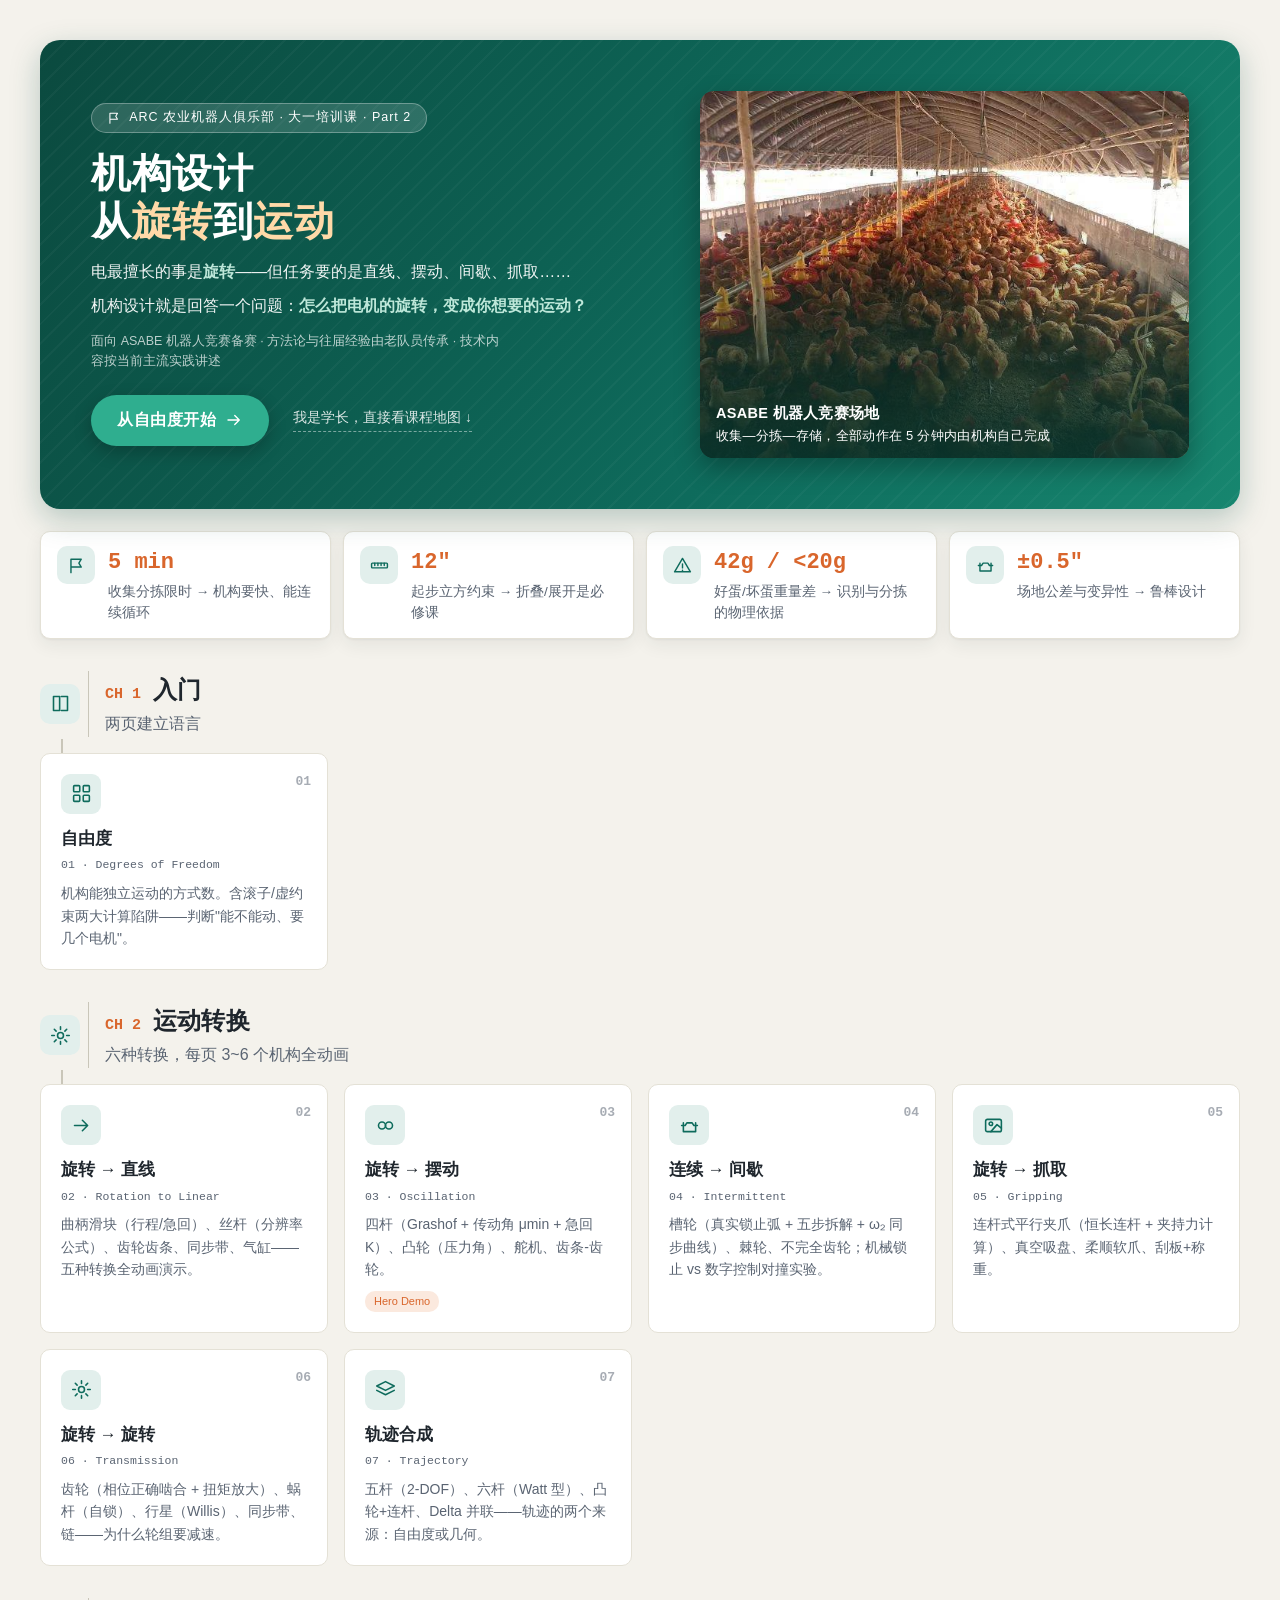
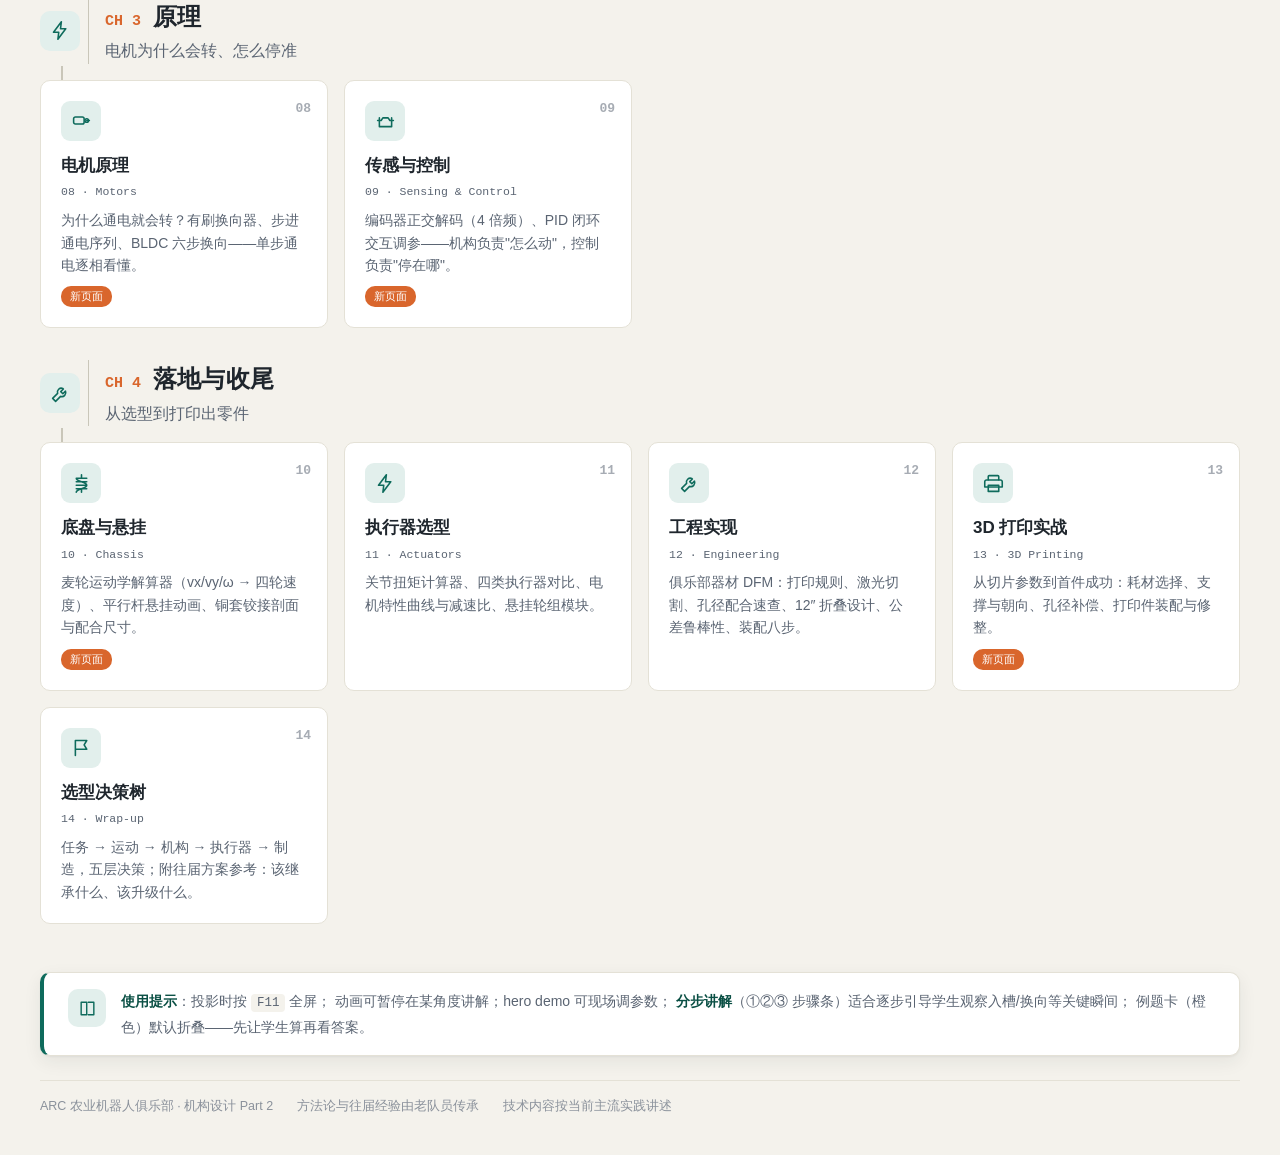
<file: part2_mechanisms/index.html>
<!DOCTYPE html>
<html lang="zh-CN">
<head>
  <meta charset="UTF-8">
  <meta name="viewport" content="width=device-width, initial-scale=1">
  <title>机构设计 · Part 2 从旋转到运动</title>
  <link rel="stylesheet" href="common/style.css">
  <style>
    /* ======== Index 首页 v2：门面页专属样式（不动 common/） ======== */

    /* --- Hero：左文右图双栏，深绿渐变底 --- */
    .index-hero2 {
      position: relative;
      display: grid;
      grid-template-columns: minmax(0, 7fr) minmax(0, 6fr);
      gap: clamp(20px, 3vw, 44px);
      align-items: center;
      background: linear-gradient(120deg, #0b4a3f 0%, #0e6b5c 62%, #17866f 100%);
      color: white;
      padding: clamp(28px, 4vw, 56px);
      border-radius: var(--r-xl);
      margin-bottom: var(--sp-4);
      overflow: hidden;
      box-shadow: var(--shadow-hero);
    }
    .index-hero2::before {
      content: '';
      position: absolute; inset: 0;
      background: repeating-linear-gradient(-45deg,
        transparent 0 12px, rgba(255,255,255,.03) 12px 14px);
      pointer-events: none;
    }
    .ih2-left { position: relative; min-width: 0; }
    .ih2-badge {
      display: inline-flex;
      align-items: center;
      gap: 8px;
      background: rgba(255,255,255,0.14);
      border: 1px solid rgba(255,255,255,0.3);
      border-radius: var(--r-pill);
      padding: 4px 15px;
      font-size: 12.5px;
      letter-spacing: 1px;
      margin-bottom: var(--sp-4);
    }
    .ih2-badge .ic { width: 14px; height: 14px; }
    .index-hero2 h1 {
      margin: 0 0 var(--sp-3);
      font-size: clamp(30px, 3.4vw, var(--fs-display));
      font-weight: 700;
      line-height: 1.22;
      letter-spacing: 0.5px;
    }
    .index-hero2 h1 em { font-style: normal; color: #ffd9a8; }
    .ih2-lead {
      margin: 0 0 6px;
      font-size: var(--fs-body);
      line-height: 1.75;
      opacity: 0.94;
      max-width: 56ch;
    }
    .ih2-lead strong { color: #c9f0e2; }
    .ih2-note {
      margin: var(--sp-3) 0 0;
      font-size: 12.5px;
      opacity: 0.72;
      max-width: 60ch;
    }
    .ih2-cta {
      display: flex;
      flex-wrap: wrap;
      align-items: center;
      gap: var(--sp-3) var(--sp-5);
      margin-top: var(--sp-5);
    }
    a.btn-cta {
      display: inline-flex;
      align-items: center;
      gap: 9px;
      background: #2fae8f;
      color: #fff;
      text-decoration: none;
      font-size: 16px;
      font-weight: 650;
      letter-spacing: 0.5px;
      padding: 13px 26px;
      border-radius: var(--r-pill);
      box-shadow: 0 6px 18px rgba(0,0,0,0.24);
      transition: transform var(--t-fast) var(--ease), background var(--t-fast) var(--ease);
    }
    a.btn-cta .ic { width: 18px; height: 18px; }
    a.btn-cta:hover { background: #37c09e; transform: translateY(-2px); }
    a.btn-cta:active { transform: scale(.97); }
    a.ih2-skip {
      color: rgba(255,255,255,0.85);
      font-size: 13.5px;
      text-decoration: none;
      border-bottom: 1px dashed rgba(255,255,255,0.45);
      padding-bottom: 2px;
      transition: color var(--t-fast) var(--ease);
    }
    a.ih2-skip:hover { color: #fff; border-bottom-color: #fff; }

    /* 右列：场地大图 + 底部绿色渐变遮罩 + 白字标注 */
    .ih2-photo {
      position: relative;
      margin: 0;
      border-radius: var(--r-lg);
      overflow: hidden;
      box-shadow: 0 10px 26px rgba(0,0,0,0.3);
      min-width: 0;
    }
    .ih2-photo img {
      display: block;
      width: 100%;
      aspect-ratio: 4 / 3;
      object-fit: cover;
      background: #0b4a3f;
    }
    .ih2-photo::after {
      content: '';
      position: absolute; inset: 0;
      background: linear-gradient(180deg,
        rgba(11,74,63,0) 38%,
        rgba(11,74,63,0.42) 66%,
        rgba(8,56,47,0.88) 100%);
      pointer-events: none;
    }
    .ih2-caption {
      position: absolute;
      left: var(--sp-4);
      right: var(--sp-4);
      bottom: var(--sp-3);
      z-index: 1;
      color: #fff;
      font-size: 13px;
      line-height: 1.5;
      letter-spacing: 0.3px;
    }
    .ih2-caption strong { display: block; font-size: 14.5px; margin-bottom: 2px; }

    /* --- 约束数据卡：图标 + hover 微抬 --- */
    .constraint-card {
      display: flex;
      gap: 13px;
      align-items: flex-start;
      transition: transform var(--t-fast) var(--ease), box-shadow var(--t-fast) var(--ease);
    }
    .constraint-card:hover {
      transform: translateY(-2px);
      box-shadow: var(--shadow-2);
    }
    .cc-icon {
      width: 38px;
      height: 38px;
      flex-shrink: 0;
      border-radius: var(--r-md);
      background: var(--accent-soft);
      color: var(--accent);
      display: flex;
      align-items: center;
      justify-content: center;
    }
    .cc-icon .ic { width: 19px; height: 19px; }

    /* --- 章节分组（课程地图 → 学习路径） --- */
    .chapter {
      margin-top: var(--sp-6);
    }
    .chapter-anchor { scroll-margin-top: 16px; }
    .chapter .sec-head { margin: 0 0 var(--sp-4); }
    .chapter .sec-head .sec-ic {
      width: 40px; height: 40px;
      align-self: center;
      flex-shrink: 0;
      border-radius: var(--r-md);
      background: var(--accent-soft);
      color: var(--accent);
      display: flex;
      align-items: center;
      justify-content: center;
      margin-right: calc(-1 * var(--sp-2));
    }
    .chapter .sec-head .sec-ic .ic { width: 21px; height: 21px; }
    .chapter .sec-head .sec-t {
      display: flex;
      flex-direction: column;
      gap: 2px;
      border-left: 1px solid var(--line-strong);
      padding-left: var(--sp-4);
      min-width: 0;
    }
    .chapter .sec-head .sec-t .tt {
      display: flex;
      align-items: baseline;
      gap: var(--sp-3);
      flex-wrap: wrap;
    }
    .chapter .sec-head h2 { font-size: var(--fs-h2); }
    .chapter .sec-head .ch-num {
      font-family: var(--mono);
      font-size: var(--fs-sm);
      font-weight: 650;
      color: var(--accent-2);
      white-space: nowrap;
    }
    .chapter .sec-head .sec-sub { font-size: var(--fs-body); }

    /* 卡片编号圆点 + 组内连线（从组头垂下来） */
    .chapter .motion-grid { position: relative; }
    .chapter .motion-grid::before {
      content: '';
      position: absolute;
      top: -14px;
      left: 21px;
      width: 2px;
      height: 14px;
      background: var(--line-strong);
    }
    .motion-card { position: relative; }
    .motion-card .mc-num {
      position: absolute;
      top: 18px;
      right: 16px;
      font-family: var(--mono);
      font-size: 13px;
      font-weight: 650;
      color: var(--ink-faint);
      opacity: 0.75;
    }
    .motion-card:hover .mc-num { color: var(--accent-2); opacity: 1; }
    .motion-card .icon .ic { width: 21px; height: 21px; }

    /* --- 页尾使用提示卡 --- */
    .usage-tip {
      display: flex;
      gap: 15px;
      align-items: flex-start;
      margin-top: var(--sp-7);
      padding: var(--sp-4) var(--sp-5);
      background: var(--panel);
      border: 1px solid var(--line);
      border-left: 4px solid var(--accent);
      border-radius: var(--r-md);
      box-shadow: var(--shadow);
      font-size: 14px;
      color: var(--ink-soft);
      line-height: 1.75;
    }
    .usage-tip .ut-icon {
      width: 38px;
      height: 38px;
      flex-shrink: 0;
      border-radius: var(--r-md);
      background: var(--accent-soft);
      color: var(--accent);
      display: flex;
      align-items: center;
      justify-content: center;
    }
    .usage-tip .ut-icon .ic { width: 19px; height: 19px; }
    .usage-tip strong { color: var(--accent-deep); }
    .usage-tip code {
      font-family: var(--mono);
      font-size: 12.5px;
      background: var(--bg);
      padding: 2px 6px;
      border-radius: 4px;
    }

    /* --- 页脚信息行 --- */
    .index-foot {
      margin-top: var(--sp-5);
      padding-top: var(--sp-4);
      border-top: 1px solid var(--line);
      font-size: 12.5px;
      color: var(--ink-faint);
      display: flex;
      flex-wrap: wrap;
      gap: var(--sp-2) var(--sp-5);
    }

    /* --- 窄屏：hero 双栏 → 单列堆叠 --- */
    @media (max-width: 860px) {
      .index-hero2 { grid-template-columns: 1fr; }
      .ih2-photo { order: -1; }
      .ih2-photo img { aspect-ratio: 16 / 9; }
      .chapter .sec-head { flex-direction: row; }
    }
    @media (max-width: 700px) {
      .chapter .sec-head { flex-direction: column; gap: var(--sp-2); align-items: flex-start; }
      .chapter .sec-head .sec-t { border-left: none; padding-left: 0; }
      .chapter .sec-head .sec-ic { margin-right: 0; }
    }
  </style>
</head>
<body>
  <div class="index-wrap">

    <!-- ===== Hero：左文右图 ===== -->
    <section class="index-hero2" data-reveal>
      <div class="ih2-left">
        <div class="ih2-badge"><svg class="ic"><use href="#i-flag"></use></svg>ARC 农业机器人俱乐部 · 大一培训课 · Part 2</div>
        <h1>机构设计<br>从<em>旋转</em>到<em>运动</em></h1>
        <p class="ih2-lead">电最擅长的事是<strong>旋转</strong>——但任务要的是直线、摆动、间歇、抓取……</p>
        <p class="ih2-lead">机构设计就是回答一个问题：<strong>怎么把电机的旋转，变成你想要的运动？</strong></p>
        <p class="ih2-note">面向 ASABE 机器人竞赛备赛 · 方法论与往届经验由老队员传承 · 技术内容按当前主流实践讲述</p>
        <div class="ih2-cta">
          <a class="btn-cta" href="dof.html">从自由度开始 <svg class="ic"><use href="#i-arrow"></use></svg></a>
          <a class="ih2-skip" href="#map">我是学长，直接看课程地图 ↓</a>
        </div>
      </div>
      <figure class="ih2-photo">
        <img src="assets/asabe/farm-scene.jpeg" alt="ASABE 比赛场地：禽舍收集分拣场景" loading="eager">
        <figcaption class="ih2-caption">
          <strong>ASABE 机器人竞赛场地</strong>
          收集—分拣—存储，全部动作在 5 分钟内由机构自己完成
        </figcaption>
      </figure>
    </section>

    <!-- ===== 比赛约束数据卡 ===== -->
    <div class="index-constraints" data-reveal>
      <div class="constraint-card">
        <div class="cc-icon"><svg class="ic"><use href="#i-flag"></use></svg></div>
        <div>
          <div class="cc-num">5 min</div>
          <div class="cc-label">收集分拣限时 → 机构要快、能连续循环</div>
        </div>
      </div>
      <div class="constraint-card">
        <div class="cc-icon"><svg class="ic"><use href="#i-ruler"></use></svg></div>
        <div>
          <div class="cc-num">12″</div>
          <div class="cc-label">起步立方约束 → 折叠/展开是必修课</div>
        </div>
      </div>
      <div class="constraint-card">
        <div class="cc-icon"><svg class="ic"><use href="#i-alert"></use></svg></div>
        <div>
          <div class="cc-num">42g / &lt;20g</div>
          <div class="cc-label">好蛋/坏蛋重量差 → 识别与分拣的物理依据</div>
        </div>
      </div>
      <div class="constraint-card">
        <div class="cc-icon"><svg class="ic"><use href="#i-cam"></use></svg></div>
        <div>
          <div class="cc-num">±0.5″</div>
          <div class="cc-label">场地公差与变异性 → 鲁棒设计</div>
        </div>
      </div>
    </div>

    <!-- ===== 课程地图（锚点） ===== -->
    <div id="map" class="chapter-anchor"></div>

    <!-- 第一章 入门 -->
    <section class="chapter">
      <header class="sec-head" data-reveal>
        <div class="sec-ic"><svg class="ic"><use href="#i-book"></use></svg></div>
        <div class="sec-t">
          <div class="tt"><span class="ch-num">CH 1</span><h2>入门</h2></div>
          <p class="sec-sub">两页建立语言</p>
        </div>
      </header>
      <div class="motion-grid">
        <a class="motion-card" href="dof.html" data-reveal>
          <span class="mc-num">01</span>
          <div class="icon"><svg class="ic"><use href="#i-grid"></use></svg></div>
          <h3>自由度</h3>
          <div class="en">01 · Degrees of Freedom</div>
          <div class="desc">机构能独立运动的方式数。含滚子/虚约束两大计算陷阱——判断"能不能动、要几个电机"。</div>
        </a>
      </div>
    </section>

    <!-- 第二章 运动转换 -->
    <section class="chapter">
      <header class="sec-head" data-reveal>
        <div class="sec-ic"><svg class="ic"><use href="#i-gear"></use></svg></div>
        <div class="sec-t">
          <div class="tt"><span class="ch-num">CH 2</span><h2>运动转换</h2></div>
          <p class="sec-sub">六种转换，每页 3~6 个机构全动画</p>
        </div>
      </header>
      <div class="motion-grid">
        <a class="motion-card" href="motion-linear.html" data-reveal>
          <span class="mc-num">02</span>
          <div class="icon"><svg class="ic"><use href="#i-arrow"></use></svg></div>
          <h3>旋转 → 直线</h3>
          <div class="en">02 · Rotation to Linear</div>
          <div class="desc">曲柄滑块（行程/急回）、丝杆（分辨率公式）、齿轮齿条、同步带、气缸——五种转换全动画演示。</div>
        </a>

        <a class="motion-card hero" href="motion-oscillation.html" data-reveal>
          <span class="mc-num">03</span>
          <div class="icon"><svg class="ic"><use href="#i-hinge"></use></svg></div>
          <h3>旋转 → 摆动</h3>
          <div class="en">03 · Oscillation</div>
          <div class="desc">四杆（Grashof + 传动角 μmin + 急回 K）、凸轮（压力角）、舵机、齿条-齿轮。</div>
        </a>

        <a class="motion-card" href="motion-intermittent.html" data-reveal>
          <span class="mc-num">04</span>
          <div class="icon"><svg class="ic"><use href="#i-cam"></use></svg></div>
          <h3>连续 → 间歇</h3>
          <div class="en">04 · Intermittent</div>
          <div class="desc">槽轮（真实锁止弧 + 五步拆解 + ω₂ 同步曲线）、棘轮、不完全齿轮；机械锁止 vs 数字控制对撞实验。</div>
        </a>

        <a class="motion-card" href="motion-gripping.html" data-reveal>
          <span class="mc-num">05</span>
          <div class="icon"><svg class="ic"><use href="#i-photo"></use></svg></div>
          <h3>旋转 → 抓取</h3>
          <div class="en">05 · Gripping</div>
          <div class="desc">连杆式平行夹爪（恒长连杆 + 夹持力计算）、真空吸盘、柔顺软爪、刮板+称重。</div>
        </a>

        <a class="motion-card" href="motion-transmission.html" data-reveal>
          <span class="mc-num">06</span>
          <div class="icon"><svg class="ic"><use href="#i-gear"></use></svg></div>
          <h3>旋转 → 旋转</h3>
          <div class="en">06 · Transmission</div>
          <div class="desc">齿轮（相位正确啮合 + 扭矩放大）、蜗杆（自锁）、行星（Willis）、同步带、链——为什么轮组要减速。</div>
        </a>

        <a class="motion-card" href="motion-complex.html" data-reveal>
          <span class="mc-num">07</span>
          <div class="icon"><svg class="ic"><use href="#i-layers"></use></svg></div>
          <h3>轨迹合成</h3>
          <div class="en">07 · Trajectory</div>
          <div class="desc">五杆（2-DOF）、六杆（Watt 型）、凸轮+连杆、Delta 并联——轨迹的两个来源：自由度或几何。</div>
        </a>
      </div>
    </section>

    <!-- 第三章 原理 -->
    <section class="chapter">
      <header class="sec-head" data-reveal>
        <div class="sec-ic"><svg class="ic"><use href="#i-bolt"></use></svg></div>
        <div class="sec-t">
          <div class="tt"><span class="ch-num">CH 3</span><h2>原理</h2></div>
          <p class="sec-sub">电机为什么会转、怎么停准</p>
        </div>
      </header>
      <div class="motion-grid">
        <a class="motion-card new" href="motors.html" data-reveal>
          <span class="mc-num">08</span>
          <div class="icon"><svg class="ic"><use href="#i-motor"></use></svg></div>
          <h3>电机原理</h3>
          <div class="en">08 · Motors</div>
          <div class="desc">为什么通电就会转？有刷换向器、步进通电序列、BLDC 六步换向——单步通电逐相看懂。</div>
        </a>

        <a class="motion-card new" href="control.html" data-reveal>
          <span class="mc-num">09</span>
          <div class="icon"><svg class="ic"><use href="#i-cam"></use></svg></div>
          <h3>传感与控制</h3>
          <div class="en">09 · Sensing &amp; Control</div>
          <div class="desc">编码器正交解码（4 倍频）、PID 闭环交互调参——机构负责"怎么动"，控制负责"停在哪"。</div>
        </a>
      </div>
    </section>

    <!-- 第四章 落地与收尾 -->
    <section class="chapter">
      <header class="sec-head" data-reveal>
        <div class="sec-ic"><svg class="ic"><use href="#i-wrench"></use></svg></div>
        <div class="sec-t">
          <div class="tt"><span class="ch-num">CH 4</span><h2>落地与收尾</h2></div>
          <p class="sec-sub">从选型到打印出零件</p>
        </div>
      </header>
      <div class="motion-grid">
        <a class="motion-card new" href="chassis.html" data-reveal>
          <span class="mc-num">10</span>
          <div class="icon"><svg class="ic"><use href="#i-spring"></use></svg></div>
          <h3>底盘与悬挂</h3>
          <div class="en">10 · Chassis</div>
          <div class="desc">麦轮运动学解算器（vx/vy/ω → 四轮速度）、平行杆悬挂动画、铜套铰接剖面与配合尺寸。</div>
        </a>

        <a class="motion-card" href="actuators.html" data-reveal>
          <span class="mc-num">11</span>
          <div class="icon"><svg class="ic"><use href="#i-bolt"></use></svg></div>
          <h3>执行器选型</h3>
          <div class="en">11 · Actuators</div>
          <div class="desc">关节扭矩计算器、四类执行器对比、电机特性曲线与减速比、悬挂轮组模块。</div>
        </a>

        <a class="motion-card" href="engineering.html" data-reveal>
          <span class="mc-num">12</span>
          <div class="icon"><svg class="ic"><use href="#i-wrench"></use></svg></div>
          <h3>工程实现</h3>
          <div class="en">12 · Engineering</div>
          <div class="desc">俱乐部器材 DFM：打印规则、激光切割、孔径配合速查、12″ 折叠设计、公差鲁棒性、装配八步。</div>
        </a>

        <a class="motion-card new" href="printing.html" data-reveal>
          <span class="mc-num">13</span>
          <div class="icon"><svg class="ic"><use href="#i-print"></use></svg></div>
          <h3>3D 打印实战</h3>
          <div class="en">13 · 3D Printing</div>
          <div class="desc">从切片参数到首件成功：耗材选择、支撑与朝向、孔径补偿、打印件装配与修整。</div>
        </a>

        <a class="motion-card" href="wrap-up.html" data-reveal>
          <span class="mc-num">14</span>
          <div class="icon"><svg class="ic"><use href="#i-flag"></use></svg></div>
          <h3>选型决策树</h3>
          <div class="en">14 · Wrap-up</div>
          <div class="desc">任务 → 运动 → 机构 → 执行器 → 制造，五层决策；附往届方案参考：该继承什么、该升级什么。</div>
        </a>
      </div>
    </section>

    <!-- ===== 页尾使用提示 ===== -->
    <div class="usage-tip" data-reveal>
      <div class="ut-icon"><svg class="ic"><use href="#i-book"></use></svg></div>
      <div>
        <strong>使用提示</strong>：投影时按 <code>F11</code> 全屏；
        动画可暂停在某角度讲解；hero demo 可现场调参数；
        <strong>分步讲解</strong>（①②③ 步骤条）适合逐步引导学生观察入槽/换向等关键瞬间；
        例题卡（橙色）默认折叠——先让学生算再看答案。
      </div>
    </div>

    <!-- ===== 页脚信息行 ===== -->
    <footer class="index-foot">
      <span>ARC 农业机器人俱乐部 · 机构设计 Part 2</span>
      <span>方法论与往届经验由老队员传承</span>
      <span>技术内容按当前主流实践讲述</span>
    </footer>
  </div>

  <script type="module">
    import './common/ui.js';
  </script>
</body>
</html>
</file>
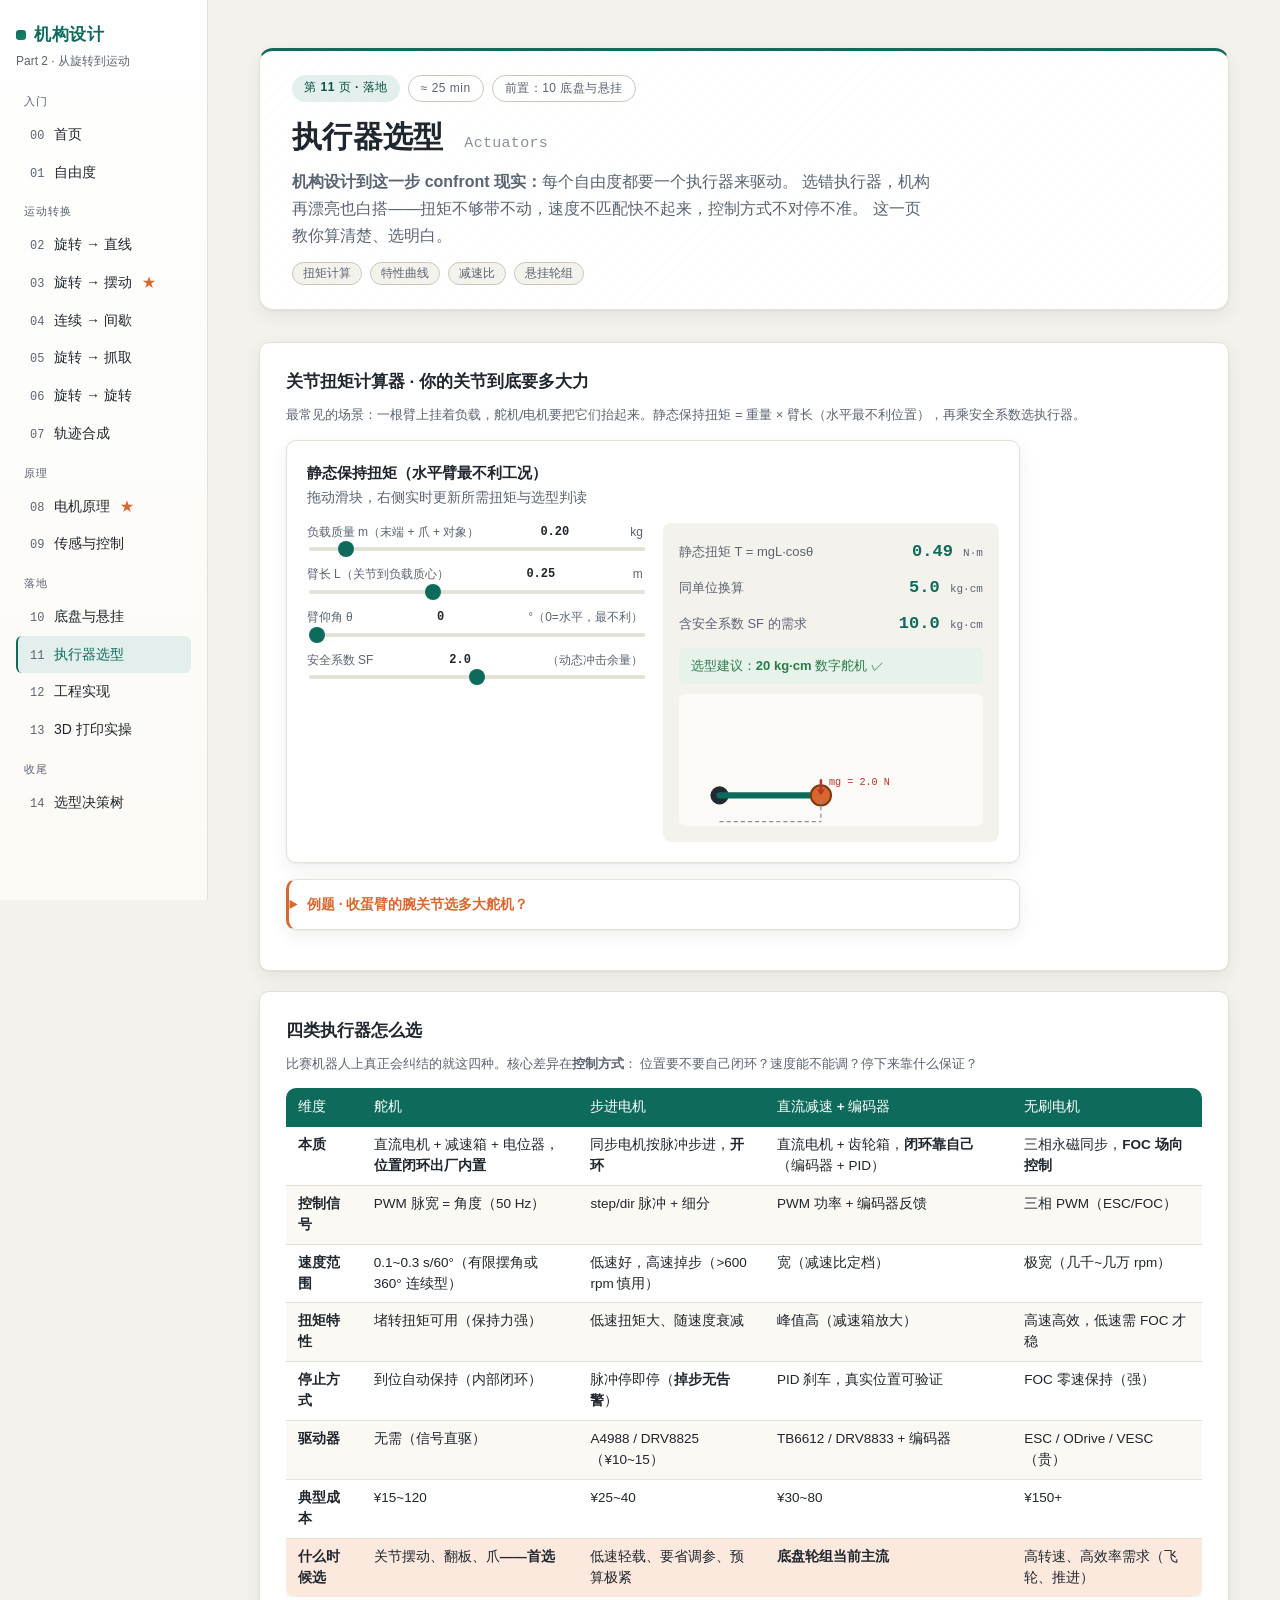
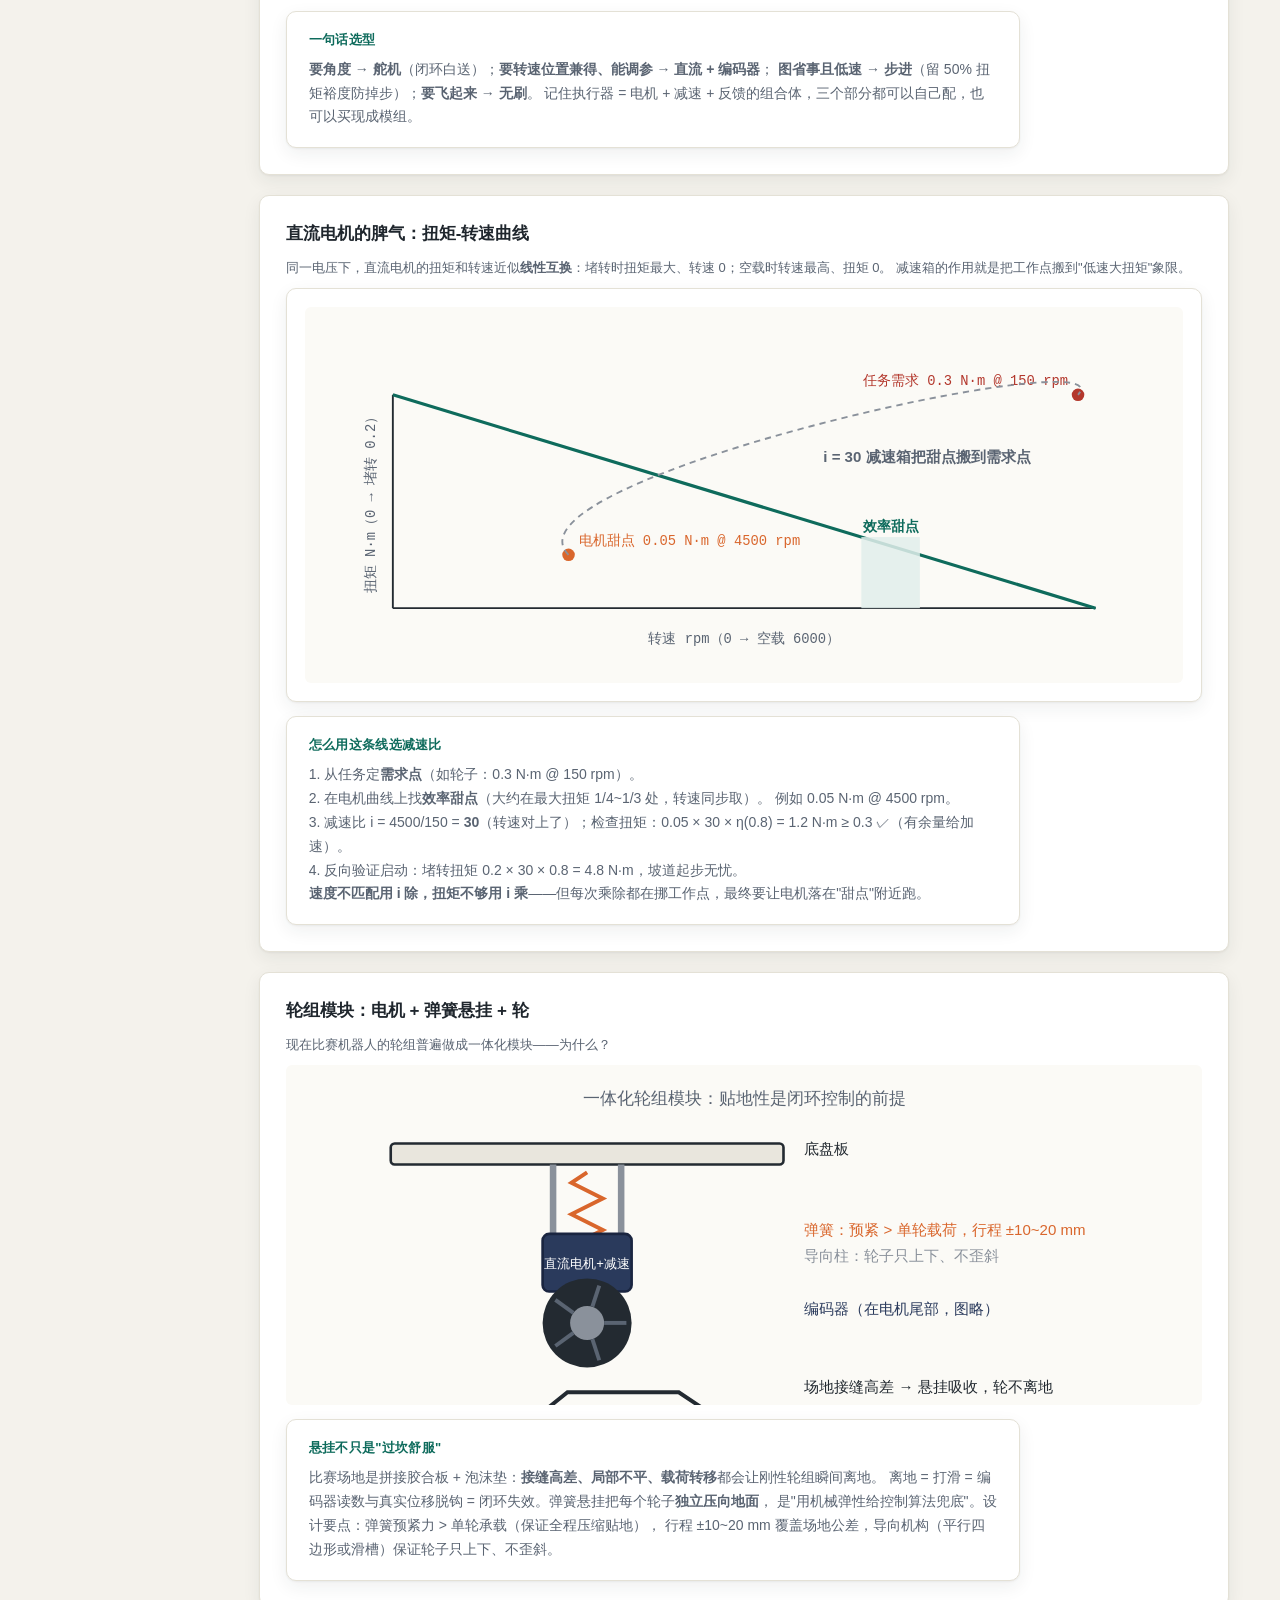
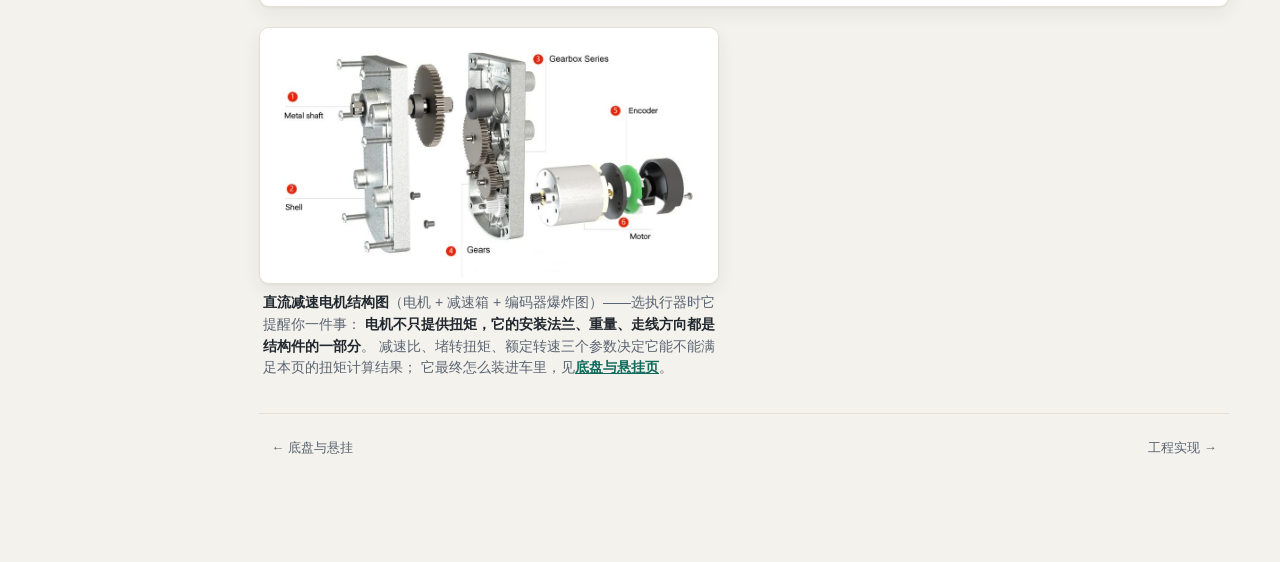
<file: part2_mechanisms/actuators.html>
<!DOCTYPE html>
<html lang="zh-CN">
<head>
  <meta charset="UTF-8">
  <meta name="viewport" content="width=device-width, initial-scale=1">
  <title>执行器与驱动选型 · 机构设计 Part 2</title>
  <link rel="stylesheet" href="common/style.css">
</head>
<body>
  <div class="app">
    <div id="sidebar-mount"></div>
    <main class="main">
      <header class="page-hero" data-reveal>
        <div class="ph-kicker">
          <span class="chip">第 11 页 · 落地</span>
          <span class="chip chip-ghost">≈ 25 min</span>
          <span class="chip chip-ghost">前置：10 底盘与悬挂</span>
        </div>
        <h1 class="ph-title">执行器选型 <span class="en">Actuators</span></h1>
        <p class="ph-lead">
          <strong>机构设计到这一步 confront 现实：</strong>每个自由度都要一个执行器来驱动。
          选错执行器，机构再漂亮也白搭——扭矩不够带不动，速度不匹配快不起来，控制方式不对停不准。
          这一页教你算清楚、选明白。
        </p>
        <div class="ph-tags">
          <span class="tag">扭矩计算</span>
          <span class="tag">特性曲线</span>
          <span class="tag">减速比</span>
          <span class="tag">悬挂轮组</span>
        </div>
      </header>

      <!-- ===== 关节扭矩计算器 ===== -->
      <section class="stage">
        <h3>关节扭矩计算器 · 你的关节到底要多大力</h3>
        <p style="color:var(--ink-soft); font-size:13px; margin:0 0 14px;">
          最常见的场景：一根臂上挂着负载，舵机/电机要把它们抬起来。静态保持扭矩 =
          重量 × 臂长（水平最不利位置），再乘安全系数选执行器。
        </p>
        <div class="calc-card" style="margin:0;">
          <div class="calc-title">静态保持扭矩（水平臂最不利工况）</div>
          <div class="calc-desc">拖动滑块，右侧实时更新所需扭矩与选型判读</div>
          <div class="calc-grid">
            <div class="calc-params">
              <div class="param-row">
                <label>负载质量 m（末端 + 爪 + 对象） <span class="val" id="ac-m-val">0.20</span> kg</label>
                <input type="range" id="ac-m" min="0.02" max="2" step="0.01" value="0.20">
              </div>
              <div class="param-row">
                <label>臂长 L（关节到负载质心） <span class="val" id="ac-l-val">0.25</span> m</label>
                <input type="range" id="ac-l" min="0.05" max="0.6" step="0.01" value="0.25">
              </div>
              <div class="param-row">
                <label>臂仰角 θ <span class="val" id="ac-ang-val">0</span> °（0=水平，最不利）</label>
                <input type="range" id="ac-ang" min="0" max="90" step="5" value="0">
              </div>
              <div class="param-row">
                <label>安全系数 SF <span class="val" id="ac-sf-val">2.0</span>（动态冲击余量）</label>
                <input type="range" id="ac-sf" min="1" max="3" step="0.1" value="2.0">
              </div>
            </div>
            <div class="calc-output">
              <div class="co-row">
                <span class="co-label">静态扭矩 T = mgL·cosθ</span>
                <span class="co-value"><span id="ac-nm">0.49</span> <small>N·m</small></span>
              </div>
              <div class="co-row">
                <span class="co-label">同单位换算</span>
                <span class="co-value"><span id="ac-kgcm">5.0</span> <small>kg·cm</small></span>
              </div>
              <div class="co-row">
                <span class="co-label">含安全系数 SF 的需求</span>
                <span class="co-value"><span id="ac-need">10.0</span> <small>kg·cm</small></span>
              </div>
              <div class="calc-verdict" id="ac-verdict">…</div>
              <svg id="ac-svg" viewBox="0 0 300 130" style="background:#fbfaf6; border-radius:6px;"></svg>
            </div>
          </div>
        </div>

        <details class="example-card" style="margin-top:16px;">
          <summary>例题 · 收蛋臂的腕关节选多大舵机？</summary>
          <div class="ex-body">
            <p>设末端 = 蜂窝筐 80 g + 蛋 42 g + 刮板与舵机摆臂 60 g ≈ <strong>0.18 kg</strong>；
            腕关节到末端质心 ≈ <strong>0.12 m</strong>；水平伸直是最不利姿态。</p>
            <p style="font-family:var(--mono); text-align:center;">T = 0.18 × 9.81 × 0.12 ≈ 0.21 N·m ≈ 2.2 kg·cm</p>
            <p>动态启停冲击取 SF = 2 → 需求 ≈ <strong>4.4 kg·cm</strong>。</p>
            <div class="answer">选 9~13 kg·cm 数字舵机（MG996R 级别）即可，裕度再翻倍；肩关节（承担整臂）则要 20 kg·cm 以上——同一台机器人里扭矩需求从头到尾差一个量级。</div>
          </div>
        </details>
      </section>

      <!-- ===== 四类执行器对比 ===== -->
      <section class="stage">
        <h3>四类执行器怎么选</h3>
        <p style="color:var(--ink-soft); font-size:13px; margin:0 0 10px;">
          比赛机器人上真正会纠结的就这四种。核心差异在<strong>控制方式</strong>：
          位置要不要自己闭环？速度能不能调？停下来靠什么保证？
        </p>
        <div class="data-table-wrap">
          <table class="data-table">
            <thead>
              <tr><th>维度</th><th>舵机</th><th>步进电机</th><th>直流减速 + 编码器</th><th>无刷电机</th></tr>
            </thead>
            <tbody>
              <tr>
                <td><strong>本质</strong></td>
                <td>直流电机 + 减速箱 + 电位器，<strong>位置闭环出厂内置</strong></td>
                <td>同步电机按脉冲步进，<strong>开环</strong></td>
                <td>直流电机 + 齿轮箱，<strong>闭环靠自己</strong>（编码器 + PID）</td>
                <td>三相永磁同步，<strong>FOC 场向控制</strong></td>
              </tr>
              <tr>
                <td><strong>控制信号</strong></td>
                <td>PWM 脉宽 = 角度（50 Hz）</td>
                <td>step/dir 脉冲 + 细分</td>
                <td>PWM 功率 + 编码器反馈</td>
                <td>三相 PWM（ESC/FOC）</td>
              </tr>
              <tr>
                <td><strong>速度范围</strong></td>
                <td>0.1~0.3 s/60°（有限摆角或 360° 连续型）</td>
                <td>低速好，高速掉步（&gt;600 rpm 慎用）</td>
                <td>宽（减速比定档）</td>
                <td>极宽（几千~几万 rpm）</td>
              </tr>
              <tr>
                <td><strong>扭矩特性</strong></td>
                <td>堵转扭矩可用（保持力强）</td>
                <td>低速扭矩大、随速度衰减</td>
                <td>峰值高（减速箱放大）</td>
                <td>高速高效，低速需 FOC 才稳</td>
              </tr>
              <tr>
                <td><strong>停止方式</strong></td>
                <td>到位自动保持（内部闭环）</td>
                <td>脉冲停即停（<strong>掉步无告警</strong>）</td>
                <td>PID 刹车，真实位置可验证</td>
                <td>FOC 零速保持（强）</td>
              </tr>
              <tr>
                <td><strong>驱动器</strong></td>
                <td>无需（信号直驱）</td>
                <td>A4988 / DRV8825（¥10~15）</td>
                <td>TB6612 / DRV8833 + 编码器</td>
                <td>ESC / ODrive / VESC（贵）</td>
              </tr>
              <tr>
                <td><strong>典型成本</strong></td>
                <td>¥15~120</td>
                <td>¥25~40</td>
                <td>¥30~80</td>
                <td>¥150+</td>
              </tr>
              <tr class="hl">
                <td><strong>什么时候选</strong></td>
                <td>关节摆动、翻板、爪——<strong>首选</strong></td>
                <td>低速轻载、要省调参、预算极紧</td>
                <td><strong>底盘轮组当前主流</strong></td>
                <td>高转速、高效率需求（飞轮、推进）</td>
              </tr>
            </tbody>
          </table>
        </div>
        <div class="formula-block" style="margin-bottom:0;">
          <div class="f-title">一句话选型</div>
          <div class="f-note">
            <strong>要角度 → 舵机</strong>（闭环白送）；<strong>要转速位置兼得、能调参 → 直流 + 编码器</strong>；
            <strong>图省事且低速 → 步进</strong>（留 50% 扭矩裕度防掉步）；<strong>要飞起来 → 无刷</strong>。
            记住执行器 = 电机 + 减速 + 反馈的组合体，三个部分都可以自己配，也可以买现成模组。
          </div>
        </div>
      </section>

      <!-- ===== 直流电机特性曲线 ===== -->
      <section class="stage">
        <h3>直流电机的脾气：扭矩-转速曲线</h3>
        <p style="color:var(--ink-soft); font-size:13px; margin:0 0 10px;">
          同一电压下，直流电机的扭矩和转速近似<strong>线性互换</strong>：堵转时扭矩最大、转速 0；空载时转速最高、扭矩 0。
          减速箱的作用就是把工作点搬到"低速大扭矩"象限。
        </p>
        <div class="chart-card" style="margin:0;">
          <svg id="dc-svg" viewBox="0 0 700 300"></svg>
        </div>
        <div class="formula-block" style="margin-bottom:0;">
          <div class="f-title">怎么用这条线选减速比</div>
          <div class="f-note">
            1. 从任务定<strong>需求点</strong>（如轮子：0.3 N·m @ 150 rpm）。<br>
            2. 在电机曲线上找<strong>效率甜点</strong>（大约在最大扭矩 1/4~1/3 处，转速同步取）。
            例如 0.05 N·m @ 4500 rpm。<br>
            3. 减速比 i = 4500/150 = <strong>30</strong>（转速对上了）；检查扭矩：0.05 × 30 × η(0.8) = 1.2 N·m ≥ 0.3 ✓（有余量给加速）。<br>
            4. 反向验证启动：堵转扭矩 0.2 × 30 × 0.8 = 4.8 N·m，坡道起步无忧。<br>
            <strong>速度不匹配用 i 除，扭矩不够用 i 乘</strong>——但每次乘除都在挪工作点，最终要让电机落在"甜点"附近跑。
          </div>
        </div>
      </section>

      <!-- ===== 轮组模块 ===== -->
      <section class="stage">
        <h3>轮组模块：电机 + 弹簧悬挂 + 轮</h3>
        <p style="color:var(--ink-soft); font-size:13px; margin:0 0 10px;">
          现在比赛机器人的轮组普遍做成一体化模块——为什么？
        </p>
        <svg id="ws-svg" viewBox="0 0 700 260"></svg>
        <div class="formula-block" style="margin-bottom:0;">
          <div class="f-title">悬挂不只是"过坎舒服"</div>
          <div class="f-note">
            比赛场地是拼接胶合板 + 泡沫垫：<strong>接缝高差、局部不平、载荷转移</strong>都会让刚性轮组瞬间离地。
            离地 = 打滑 = 编码器读数与真实位移脱钩 = 闭环失效。弹簧悬挂把每个轮子<strong>独立压向地面</strong>，
            是"用机械弹性给控制算法兜底"。设计要点：弹簧预紧力 &gt; 单轮承载（保证全程压缩贴地），
            行程 ±10~20 mm 覆盖场地公差，导向机构（平行四边形或滑槽）保证轮子只上下、不歪斜。
          </div>
        </div>
      </section>

      <figure class="photo-fig" data-reveal>
        <img src="figure/actuator-dc-gearmotor.jpg" alt="直流减速电机结构（电机 + 减速箱 + 编码器爆炸图）" loading="lazy">
        <figcaption><strong>直流减速电机结构图</strong>（电机 + 减速箱 + 编码器爆炸图）——选执行器时它提醒你一件事：
        <strong>电机不只提供扭矩，它的安装法兰、重量、走线方向都是结构件的一部分</strong>。
        减速比、堵转扭矩、额定转速三个参数决定它能不能满足本页的扭矩计算结果；
        它最终怎么装进车里，见<a href="chassis.html" style="color:var(--accent); font-weight:600;">底盘与悬挂页</a>。</figcaption>
      </figure>

      <div class="page-nav">
        <a href="chassis.html">← 底盘与悬挂</a>
        <a href="engineering.html">工程实现 →</a>
      </div>
    </main>
  </div>

  <script type="module">
    import { injectSidebar } from './common/sidebar.js';
    import { svg, line, circle, clear } from './common/controls.js';
    import { motorTorque, dcMotorCurve, deg, TAU } from './common/math.js';

    injectSidebar('actuators');

    /* ===== 扭矩计算器 ===== */
    (function () {
      const P = { m: 0.20, l: 0.25, ang: 0, sf: 2.0 };
      const bind = (k, fmt) => {
        document.getElementById('ac-' + k).addEventListener('input', (e) => {
          P[k] = parseFloat(e.target.value);
          document.getElementById('ac-' + k + '-val').textContent = fmt(P[k]);
          update();
        });
      };
      bind('m', (v) => v.toFixed(2));
      bind('l', (v) => v.toFixed(2));
      bind('ang', (v) => v.toFixed(0));
      bind('sf', (v) => v.toFixed(1));

      function update() {
        const t = motorTorque({ m_kg: P.m, L_m: P.l, angle_deg: P.ang });
        const need = t.kgcm * P.sf;
        document.getElementById('ac-nm').textContent = t.Nm.toFixed(2);
        document.getElementById('ac-kgcm').textContent = t.kgcm.toFixed(1);
        document.getElementById('ac-need').textContent = need.toFixed(1);

        const v = document.getElementById('ac-verdict');
        // 俱乐部常见舵机档位参考
        let pick, cls;
        if (need <= 2) { pick = '9 g 蓝舵机（1.2~1.8 kg·cm）勉强，建议 9~13 kg·cm 数字舵机'; cls = 'warn'; }
        else if (need <= 10) { pick = '9~13 kg·cm 数字舵机（MG996R 级）✓'; cls = 'ok'; }
        else if (need <= 20) { pick = '20 kg·cm 数字舵机 ✓'; cls = 'ok'; }
        else if (need <= 35) { pick = '35 kg·cm 大扭矩舵机 ✓'; cls = 'ok'; }
        else { pick = '超出常见舵机档位——考虑配平（弹簧/配重）或改丝杆推杆'; cls = 'bad'; }
        v.className = 'calc-verdict ' + cls;
        v.textContent = `选型建议：${pick}`;

        drawArm();
      }

      function drawArm() {
        const s = document.getElementById('ac-svg');
        clear(s);
        const jx = 40, jy = 100;
        const armLen = Math.min(240, P.l * 400);
        const a = -P.ang * Math.PI / 180;
        const ex = jx + armLen * Math.cos(a), ey = jy + armLen * Math.sin(a);
        // 关节
        s.appendChild(circle(jx, jy, 9, { fill: '#232a31' }));
        // 臂
        s.appendChild(line(jx, jy, ex, ey, { stroke: '#0e6b5c', 'stroke-width': 6, 'stroke-linecap': 'round' }));
        // 负载
        s.appendChild(circle(ex, ey, 8 + P.m * 10, { fill: '#d9662c', stroke: '#7a3a12', 'stroke-width': 2 }));
        // 力臂虚线（水平投影）
        s.appendChild(line(jx, jy + 26, ex, jy + 26, { stroke: '#8a919b', 'stroke-width': 1.2, 'stroke-dasharray': '4 3' }));
        s.appendChild(line(ex, ey + 4, ex, jy + 26, { stroke: '#8a919b', 'stroke-width': 1.2, 'stroke-dasharray': '4 3' }));
        const t1 = svg('text', { x: (jx + ex) / 2, y: jy + 40, 'text-anchor': 'middle', fill: '#5a6472', 'font-size': 10, 'font-family': 'monospace' });
        t1.textContent = `水平力臂 = L·cosθ = ${(P.l * Math.cos(P.ang * Math.PI / 180) * 1000).toFixed(0)} mm`;
        s.appendChild(t1);
        // 负载箭头
        s.appendChild(line(ex, ey - 14 - P.m * 10, ex, ey - 4 - P.m * 10, { stroke: '#b3372c', 'stroke-width': 2.5 }));
        s.appendChild(svg('polygon', { points: `${ex-4},${ey-4-P.m*10} ${ex+4},${ey-4-P.m*10} ${ex},${ey+2-P.m*10}`, fill: '#b3372c' }));
        const t2 = svg('text', { x: ex + 8, y: ey - 8 - P.m * 10, fill: '#b3372c', 'font-size': 10, 'font-family': 'monospace' });
        t2.textContent = `mg = ${(P.m * 9.81).toFixed(1)} N`;
        s.appendChild(t2);
      }

      update();
    })();

    /* ===== 直流电机特性曲线（静态 SVG） ===== */
    (function () {
      const s = document.getElementById('dc-svg');
      const STALL = 0.2, N0 = 6000; // N·m, rpm
      const gx = 70, gy = 240, gw = 560, gh = 170;
      // 坐标轴
      s.appendChild(line(gx, gy, gx + gw, gy, { stroke: '#232a31', 'stroke-width': 1.5 }));
      s.appendChild(line(gx, gy, gx, gy - gh, { stroke: '#232a31', 'stroke-width': 1.5 }));
      // 扭矩-转速线
      s.appendChild(line(gx, gy - gh, gx + gw, gy, { stroke: '#0e6b5c', 'stroke-width': 2.5 }));
      // 甜点区（最大扭矩 1/4~1/3）：x = gx + (1 - T/Tstall)·gw
      const sweetXa = gx + (1 - 1 / 3) * gw, sweetXb = gx + (1 - 0.25) * gw;
      s.appendChild(svg('rect', { x: sweetXa, y: gy - (1 / 3) * gh, width: sweetXb - sweetXa, height: (1 / 3) * gh, fill: '#e2efec', opacity: 0.85 }));
      const sw = svg('text', { x: (sweetXa + sweetXb) / 2, y: gy - 0.36 * gh, 'text-anchor': 'middle', fill: '#0e6b5c', 'font-size': 11, 'font-weight': 600 });
      sw.textContent = '效率甜点';
      s.appendChild(sw);
      // 工作点示例
      const wpx = gx + (1 - 4500 / N0) * gw, wpy = gy - (0.05 / STALL) * gh;
      s.appendChild(circle(wpx, wpy, 5, { fill: '#d9662c' }));
      const wp = svg('text', { x: wpx + 8, y: wpy - 8, fill: '#d9662c', 'font-size': 11, 'font-family': 'monospace' });
      wp.textContent = '电机甜点 0.05 N·m @ 4500 rpm';
      s.appendChild(wp);
      // 需求点
      const dqx = gx + (1 - 150 / N0) * gw, dqy = gy - (0.3 / STALL) * gh;
      s.appendChild(circle(dqx, Math.max(gy - gh, dqy), 5, { fill: '#b3372c' }));
      const dq = svg('text', { x: dqx - 8, y: Math.max(gy - gh, dqy) - 8, fill: '#b3372c', 'font-size': 11, 'text-anchor': 'end', 'font-family': 'monospace' });
      dq.textContent = '任务需求 0.3 N·m @ 150 rpm';
      s.appendChild(dq);
      // i=30 减速箭头（甜点 → 需求）
      s.appendChild(svg('path', {
        d: `M ${wpx},${wpy} C ${wpx - 60},${wpy - 60} ${dqx + 40},${dqy + 40} ${dqx},${Math.max(gy - gh, dqy)}`,
        fill: 'none', stroke: '#8a919b', 'stroke-width': 1.5, 'stroke-dasharray': '5 4',
      }));
      const iLbl = svg('text', { x: (wpx + dqx) / 2, y: (wpy + Math.max(gy - gh, dqy)) / 2 - 10, fill: '#5a6472', 'font-size': 12, 'font-weight': 600 });
      iLbl.textContent = 'i = 30 减速箱把甜点搬到需求点';
      s.appendChild(iLbl);
      // 轴标
      const ax = svg('text', { x: gx + gw / 2, y: gy + 28, 'text-anchor': 'middle', fill: '#5a6472', 'font-size': 11, 'font-family': 'monospace' });
      ax.textContent = '转速 rpm（0 → 空载 6000）';
      s.appendChild(ax);
      const ay = svg('text', { x: gx - 14, y: gy - gh / 2, 'text-anchor': 'middle', fill: '#5a6472', 'font-size': 11, 'font-family': 'monospace', transform: `rotate(-90 ${gx - 14} ${gy - gh / 2})` });
      ay.textContent = '扭矩 N·m（0 → 堵转 0.2）';
      s.appendChild(ay);
    })();

    /* ===== 轮组模块图（静态 SVG） ===== */
    (function () {
      const s = document.getElementById('ws-svg');
      // 底盘板
      s.appendChild(svg('rect', { x: 80, y: 60, width: 300, height: 16, fill: '#e9e6dd', stroke: '#232a31', 'stroke-width': 2, rx: 3 }));
      // 悬挂臂（斜向下）+ 弹簧
      const hx = 230, hy = 76;
      const ax = 230, ay = 175;
      // 导向柱
      s.appendChild(line(hx - 26, hy, hx - 26, ay - 30, { stroke: '#8a919b', 'stroke-width': 5 }));
      s.appendChild(line(hx + 26, hy, hx + 26, ay - 30, { stroke: '#8a919b', 'stroke-width': 5 }));
      // 弹簧（锯齿）
      let sd = `M ${hx},${hy + 6}`;
      for (let i = 0; i < 7; i++) {
        sd += ` L ${hx + (i % 2 ? 12 : -12)},${hy + 14 + i * 12}`;
      }
      sd += ` L ${hx},${ay - 34}`;
      s.appendChild(svg('path', { d: sd, fill: 'none', stroke: '#d9662c', 'stroke-width': 3 }));
      // 电机
      s.appendChild(svg('rect', { x: hx - 34, y: ay - 46, width: 68, height: 44, fill: '#2a3a5c', rx: 5, stroke: '#1a2540', 'stroke-width': 2 }));
      const mt = svg('text', { x: hx, y: ay - 20, 'text-anchor': 'middle', fill: 'white', 'font-size': 10 });
      mt.textContent = '直流电机+减速';
      s.appendChild(mt);
      // 轮
      s.appendChild(circle(ax, ay + 22, 34, { fill: '#232a31' }));
      s.appendChild(circle(ax, ay + 22, 13, { fill: '#8a919b' }));
      for (let i = 0; i < 5; i++) {
        const a = (i / 5) * TAU;
        s.appendChild(line(ax + 13 * Math.cos(a), ay + 22 + 13 * Math.sin(a), ax + 30 * Math.cos(a), ay + 22 + 30 * Math.sin(a), { stroke: '#5a6472', 'stroke-width': 3 }));
      }
      // 地面（不平）
      s.appendChild(svg('path', { d: 'M 60,262 L 200,262 L 215,250 L 300,250 L 318,262 L 620,262', fill: 'none', stroke: '#232a31', 'stroke-width': 3 }));
      // 标注
      const lbl = (x, y, t, c, anchor) => {
        const e = svg('text', { x, y, fill: c || '#5a6472', 'font-size': 11.5, 'text-anchor': anchor || 'start' });
        e.textContent = t; s.appendChild(e);
      };
      lbl(396, 68, '底盘板', '#232a31');
      lbl(396, 130, '弹簧：预紧 > 单轮载荷，行程 ±10~20 mm', '#d9662c');
      lbl(396, 150, '导向柱：轮子只上下、不歪斜', '#8a919b');
      lbl(396, 190, '编码器（在电机尾部，图略）', '#2a3a5c');
      lbl(396, 250, '场地接缝高差 → 悬挂吸收，轮不离地', '#232a31');
      const t = svg('text', { x: 350, y: 30, 'text-anchor': 'middle', fill: '#5a6472', 'font-size': 13 });
      t.textContent = '一体化轮组模块：贴地性是闭环控制的前提';
      s.appendChild(t);
    })();
  </script>
</body>
</html>
</file>
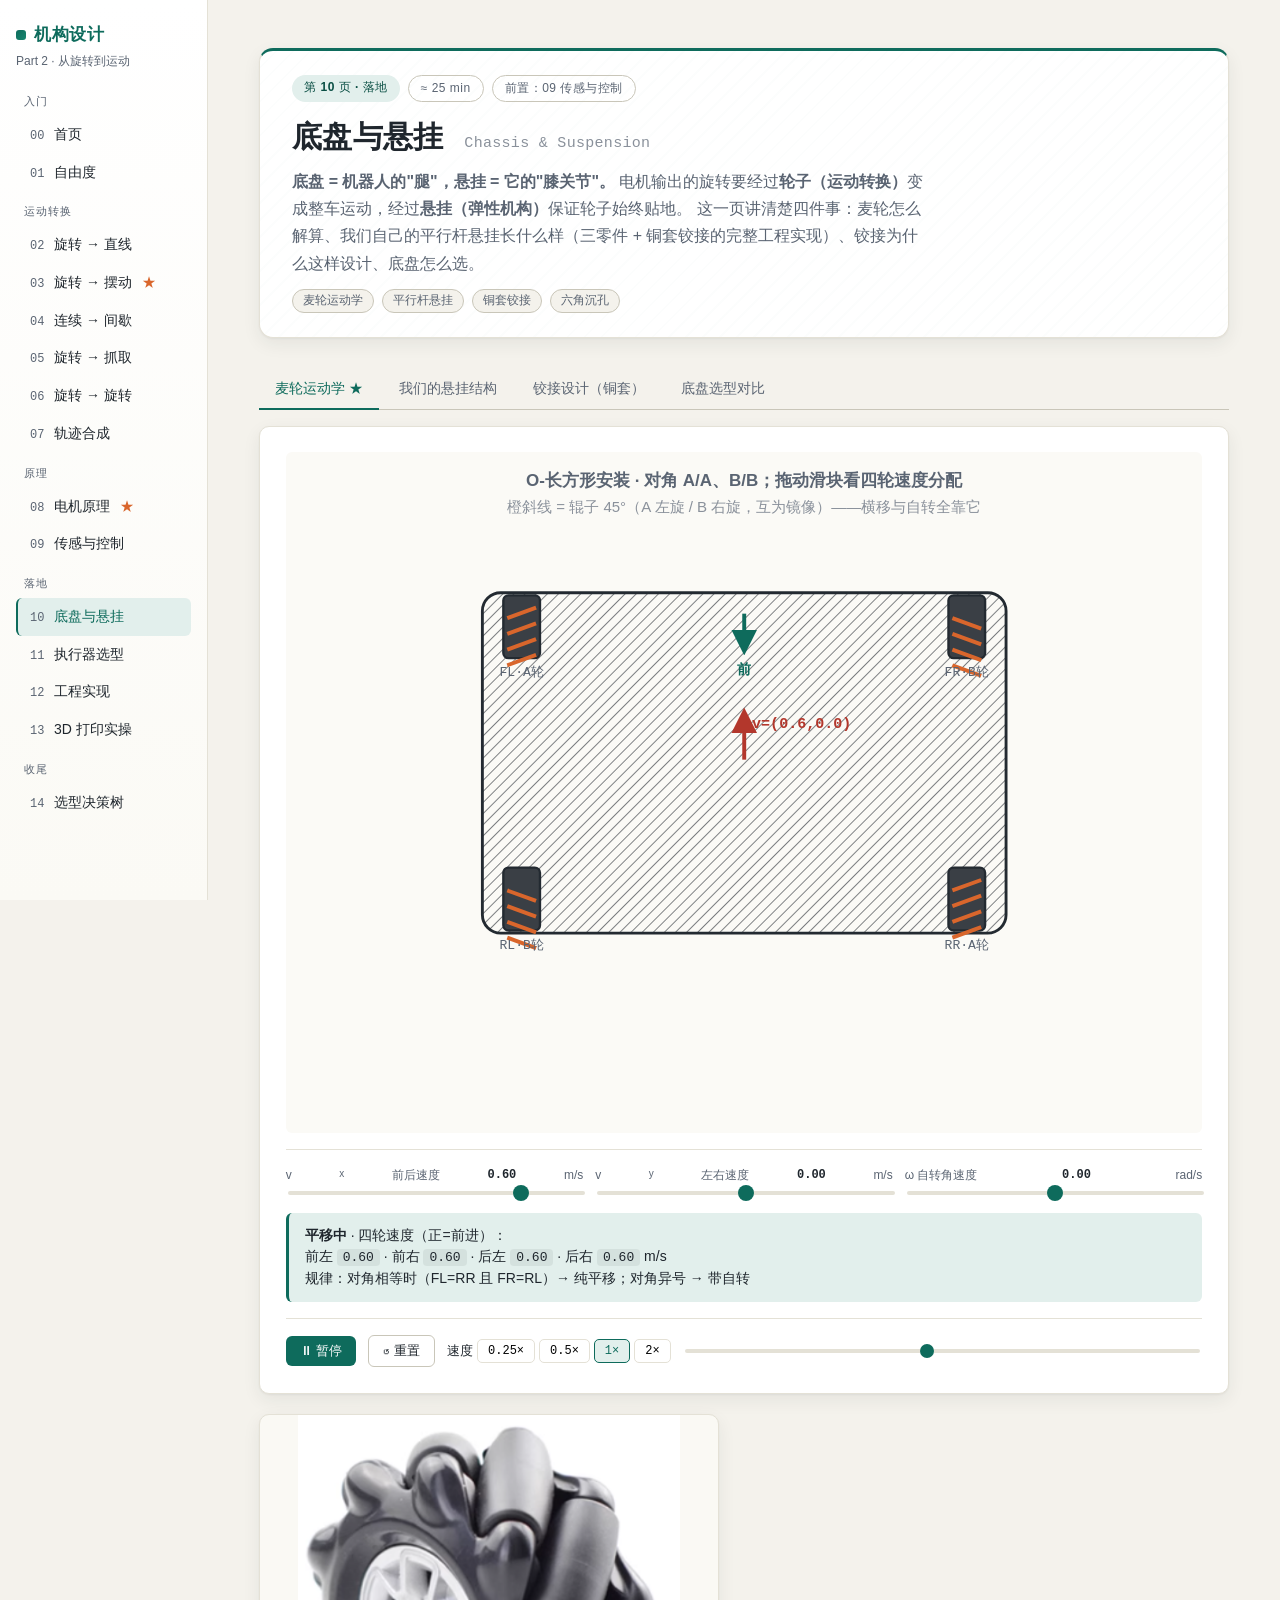
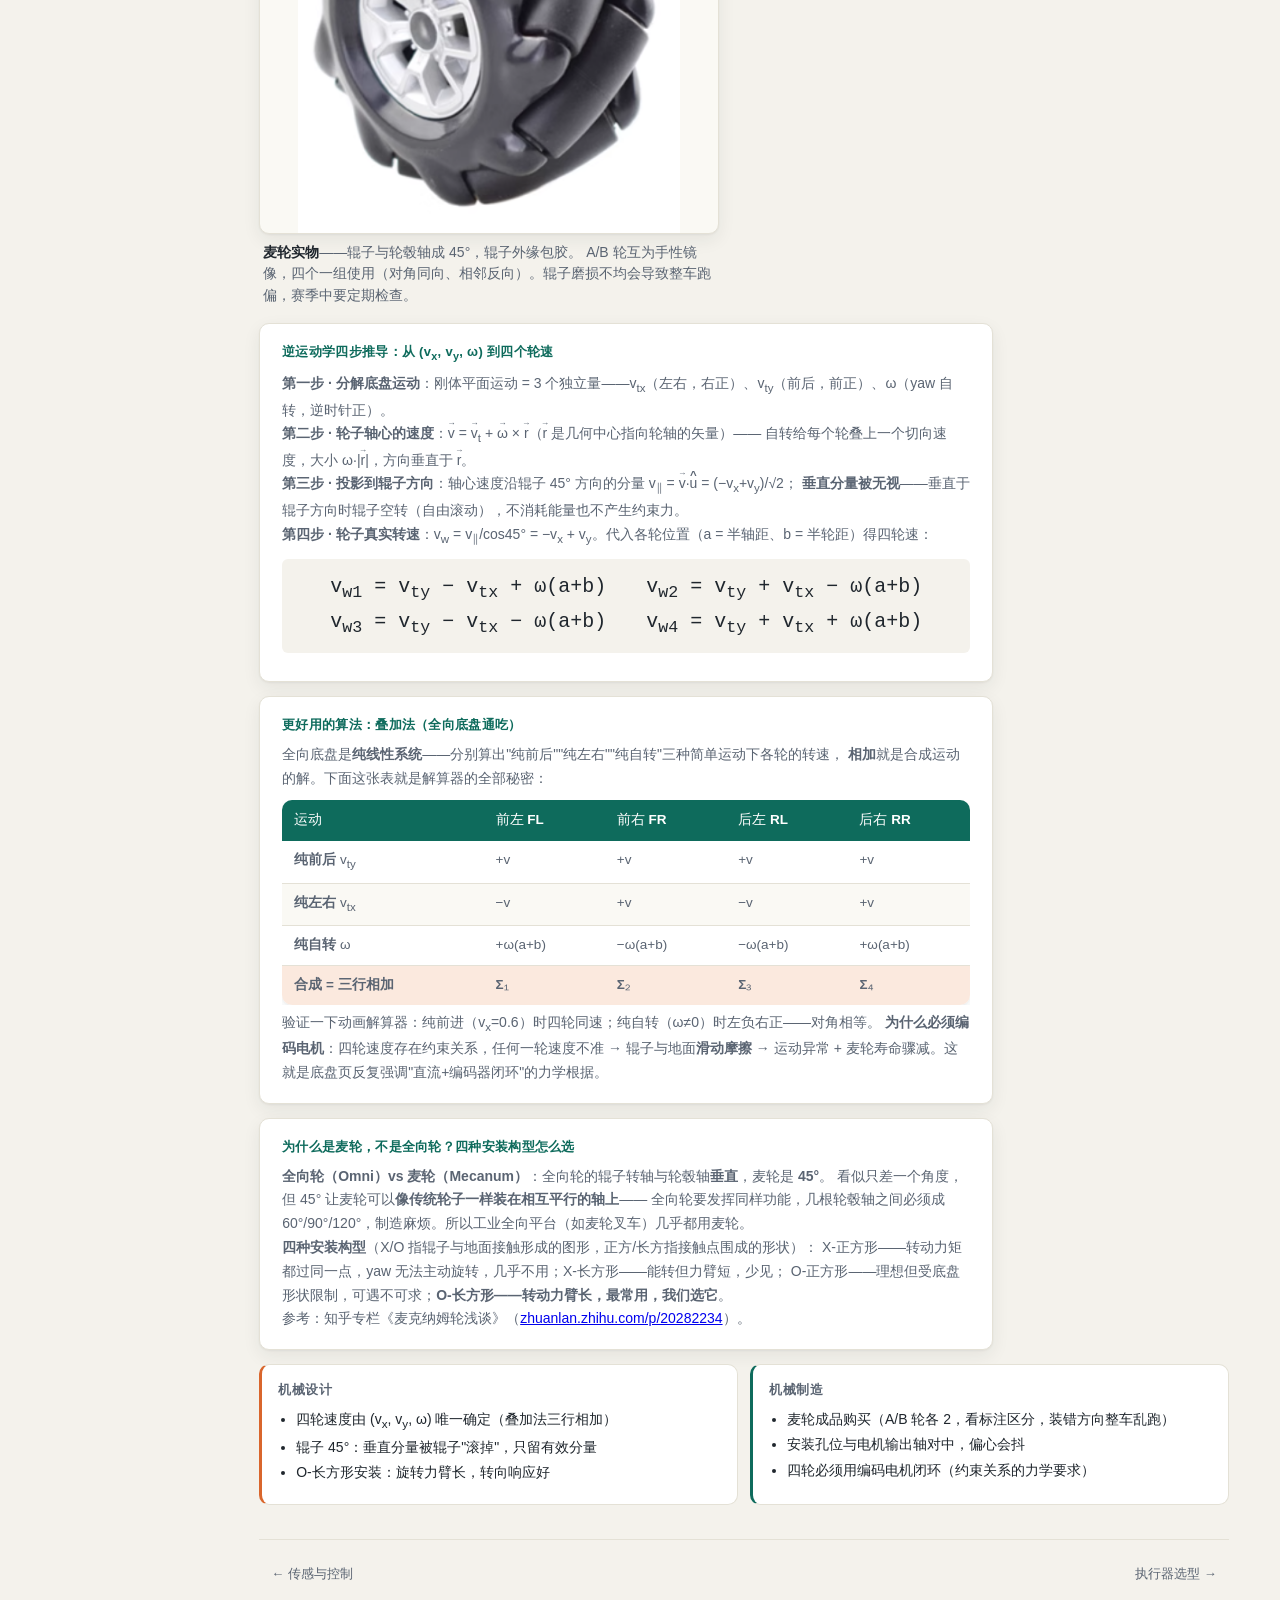
<file: part2_mechanisms/chassis.html>
<!DOCTYPE html>
<html lang="zh-CN">
<head>
  <meta charset="UTF-8">
  <meta name="viewport" content="width=device-width, initial-scale=1">
  <title>底盘与悬挂 · 机构设计 Part 2</title>
  <link rel="stylesheet" href="common/style.css">
  <style>
    .expl-view text { font-size: 11px; }
    .hexa-svg text { font-size: 11.5px; }
  </style>
</head>
<body>
  <div class="app">
    <div id="sidebar-mount"></div>
    <main class="main">
      <header class="page-hero" data-reveal>
        <div class="ph-kicker">
          <span class="chip">第 10 页 · 落地</span>
          <span class="chip chip-ghost">≈ 25 min</span>
          <span class="chip chip-ghost">前置：09 传感与控制</span>
        </div>
        <h1 class="ph-title">底盘与悬挂 <span class="en">Chassis &amp; Suspension</span></h1>
        <p class="ph-lead">
          <strong>底盘 = 机器人的"腿"，悬挂 = 它的"膝关节"。</strong>
          电机输出的旋转要经过<strong>轮子（运动转换）</strong>变成整车运动，经过<strong>悬挂（弹性机构）</strong>保证轮子始终贴地。
          这一页讲清楚四件事：麦轮怎么解算、我们自己的平行杆悬挂长什么样（三零件 + 铜套铰接的完整工程实现）、铰接为什么这样设计、底盘怎么选。
        </p>
        <div class="ph-tags">
          <span class="tag">麦轮运动学</span>
          <span class="tag">平行杆悬挂</span>
          <span class="tag">铜套铰接</span>
          <span class="tag">六角沉孔</span>
        </div>
      </header>

      <div class="mechanism-tabs" id="tabs">
        <button class="tab active" data-tab="mecanum">麦轮运动学 ★</button>
        <button class="tab" data-tab="suspension">我们的悬挂结构</button>
        <button class="tab" data-tab="hinge">铰接设计（铜套）</button>
        <button class="tab" data-tab="compare">底盘选型对比</button>
      </div>

      <!-- ===== 麦轮运动学解算器 ===== -->
      <section id="tab-mecanum" class="tab-panel">
        <div class="stage">
          <svg id="mc-svg" viewBox="0 0 700 520"></svg>
          <div class="params">
            <div class="param-row">
              <label>v<sub>x</sub> 前后速度 <span class="val" id="mc-vx-val">0.60</span> m/s</label>
              <input type="range" id="mc-vx" min="-1" max="1" step="0.05" value="0.6">
            </div>
            <div class="param-row">
              <label>v<sub>y</sub> 左右速度 <span class="val" id="mc-vy-val">0.00</span> m/s</label>
              <input type="range" id="mc-vy" min="-1" max="1" step="0.05" value="0">
            </div>
            <div class="param-row">
              <label>ω 自转角速度 <span class="val" id="mc-w-val">0.00</span> rad/s</label>
              <input type="range" id="mc-w" min="-3" max="3" step="0.1" value="0">
            </div>
          </div>
          <div class="verdict" id="mc-verdict"></div>
          <div id="mc-controls-mount"></div>
        </div>

        <figure class="photo-fig" data-reveal>
          <img src="assets/asabe/mecanum-wheel.png" alt="麦克纳姆轮实物" loading="lazy">
          <figcaption><strong>麦轮实物</strong>——辊子与轮毂轴成 45°，辊子外缘包胶。
          A/B 轮互为手性镜像，四个一组使用（对角同向、相邻反向）。辊子磨损不均会导致整车跑偏，赛季中要定期检查。</figcaption>
        </figure>

        <div class="formula-block">
          <div class="f-title">逆运动学四步推导：从 (v<sub>x</sub>, v<sub>y</sub>, ω) 到四个轮速</div>
          <div class="f-note">
            <strong>第一步 · 分解底盘运动</strong>：刚体平面运动 = 3 个独立量——v<sub>tx</sub>（左右，右正）、v<sub>ty</sub>（前后，前正）、ω（yaw 自转，逆时针正）。
            <br><strong>第二步 · 轮子轴心的速度</strong>：<span class="vec">v</span> = <span class="vec">v</span><sub>t</sub> + <span class="vec">ω</span> × <span class="vec">r</span>（<span class="vec">r</span> 是几何中心指向轮轴的矢量）——
            自转给每个轮叠上一个切向速度，大小 ω·|<span class="vec">r</span>|，方向垂直于 <span class="vec">r</span>。
            <br><strong>第三步 · 投影到辊子方向</strong>：轴心速度沿辊子 45° 方向的分量 v<sub>∥</sub> = <span class="vec">v</span>·<span class="vec hat">u</span> = (−v<sub>x</sub>+v<sub>y</sub>)/√2；
            <strong>垂直分量被无视</strong>——垂直于辊子方向时辊子空转（自由滚动），不消耗能量也不产生约束力。
            <br><strong>第四步 · 轮子真实转速</strong>：v<sub>w</sub> = v<sub>∥</sub>/cos45° = −v<sub>x</sub> + v<sub>y</sub>。代入各轮位置（a = 半轴距、b = 半轮距）得四轮速：
          </div>
          <div class="f-eq">
            v<sub>w1</sub> = v<sub>ty</sub> − v<sub>tx</sub> + ω(a+b)　　v<sub>w2</sub> = v<sub>ty</sub> + v<sub>tx</sub> − ω(a+b)<br>
            v<sub>w3</sub> = v<sub>ty</sub> − v<sub>tx</sub> − ω(a+b)　　v<sub>w4</sub> = v<sub>ty</sub> + v<sub>tx</sub> + ω(a+b)
          </div>
        </div>

        <div class="formula-block">
          <div class="f-title">更好用的算法：叠加法（全向底盘通吃）</div>
          <div class="f-note">
            全向底盘是<strong>纯线性系统</strong>——分别算出"纯前后""纯左右""纯自转"三种简单运动下各轮的转速，
            <strong>相加</strong>就是合成运动的解。下面这张表就是解算器的全部秘密：
            <div class="data-table-wrap" style="margin:10px 0 6px;">
              <table class="data-table">
                <thead><tr><th>运动</th><th>前左 FL</th><th>前右 FR</th><th>后左 RL</th><th>后右 RR</th></tr></thead>
                <tbody>
                  <tr><td><strong>纯前后</strong> v<sub>ty</sub></td><td>+v</td><td>+v</td><td>+v</td><td>+v</td></tr>
                  <tr><td><strong>纯左右</strong> v<sub>tx</sub></td><td>−v</td><td>+v</td><td>−v</td><td>+v</td></tr>
                  <tr><td><strong>纯自转</strong> ω</td><td>+ω(a+b)</td><td>−ω(a+b)</td><td>−ω(a+b)</td><td>+ω(a+b)</td></tr>
                  <tr class="hl"><td><strong>合成 = 三行相加</strong></td><td>Σ₁</td><td>Σ₂</td><td>Σ₃</td><td>Σ₄</td></tr>
                </tbody>
              </table>
            </div>
            验证一下动画解算器：纯前进（v<sub>x</sub>=0.6）时四轮同速；纯自转（ω≠0）时左负右正——对角相等。
            <strong>为什么必须编码电机</strong>：四轮速度存在约束关系，任何一轮速度不准 → 辊子与地面<strong>滑动摩擦</strong> →
            运动异常 + 麦轮寿命骤减。这就是底盘页反复强调"直流+编码器闭环"的力学根据。
          </div>
        </div>

        <div class="formula-block">
          <div class="f-title">为什么是麦轮，不是全向轮？四种安装构型怎么选</div>
          <div class="f-note">
            <strong>全向轮（Omni）vs 麦轮（Mecanum）</strong>：全向轮的辊子转轴与轮毂轴<strong>垂直</strong>，麦轮是 <strong>45°</strong>。
            看似只差一个角度，但 45° 让麦轮可以<strong>像传统轮子一样装在相互平行的轴上</strong>——
            全向轮要发挥同样功能，几根轮毂轴之间必须成 60°/90°/120°，制造麻烦。所以工业全向平台（如麦轮叉车）几乎都用麦轮。
            <br><strong>四种安装构型</strong>（X/O 指辊子与地面接触形成的图形，正方/长方指接触点围成的形状）：
            X-正方形——转动力矩都过同一点，yaw 无法主动旋转，几乎不用；X-长方形——能转但力臂短，少见；
            O-正方形——理想但受底盘形状限制，可遇不可求；<strong>O-长方形——转动力臂长，最常用，我们选它</strong>。
            <br>参考：知乎专栏《麦克纳姆轮浅谈》（<a href="https://zhuanlan.zhihu.com/p/20282234" target="_blank" rel="noopener">zhuanlan.zhihu.com/p/20282234</a>）。
          </div>
        </div>

        <div class="dual-card">
          <div class="info-card note"><h4>机械设计</h4><ul>
            <li>四轮速度由 (v<sub>x</sub>, v<sub>y</sub>, ω) 唯一确定（叠加法三行相加）</li>
            <li>辊子 45°：垂直分量被辊子"滚掉"，只留有效分量</li>
            <li>O-长方形安装：旋转力臂长，转向响应好</li>
          </ul></div>
          <div class="info-card use"><h4>机械制造</h4><ul>
            <li>麦轮成品购买（A/B 轮各 2，看标注区分，装错方向整车乱跑）</li>
            <li>安装孔位与电机输出轴对中，偏心会抖</li>
            <li>四轮必须用编码电机闭环（约束关系的力学要求）</li>
          </ul></div>
        </div>
      </section>

      <!-- ===== 我们的悬挂结构（平行杆） ===== -->
      <section id="tab-suspension" class="tab-panel" style="display:none;">
        <div class="stage">
          <h3>悬挂模块总装：三个自制零件 + 一套标准件</h3>
          <svg id="ex-svg" class="expl-view" viewBox="0 0 700 440" role="img" aria-label="悬挂模块爆炸图"></svg>
          <div class="f-note" style="font-size:13px; color:var(--ink-soft); margin-top:8px;">
            爆炸图（装配轴线为虚线）。真实装配时四个铜套铰把三个零件连成平行四边形，两根拉簧挂在靠近短对角线的位置。
          </div>
        </div>

        <figure class="photo-fig" data-reveal>
          <img src="assets/asabe/mobility-chassis.png" alt="悬挂底盘渲染图" loading="lazy">
          <figcaption><strong>我们底盘的渲染图</strong>——四角各一组"底板连接架 + 平行摆臂 + 电机连接板"悬挂模块，
          麦轮装在电机连接板的输出轴上。摆臂等长平行，无论怎么跳动，电机连接板始终保持竖直。</figcaption>
        </figure>

        <div class="stage">
          <svg id="sp-svg" viewBox="0 0 700 420"></svg>
          <div id="sp-controls-mount"></div>
          <div id="sp-steps-mount"></div>
        </div>

        <div class="formula-block">
          <div class="f-title">平行杆悬挂：用四杆机构做"膝关节"</div>
          <div class="f-note">
            结构 = <strong>两根等长摆臂 + 底板连接架 + 电机连接板</strong>构成平行四边形机构：
            轮子上下跳动时，电机连接板<strong>始终保持竖直</strong>（平行四边形的连杆保平行性质）——
            电机姿态不变，受力方向稳定。
            <strong>两根拉簧</strong>装在平行四边形<strong>靠近短对角线</strong>的位置：预紧力把轮子压向地面，
            场地不平时轮子随路面浮动、弹簧伸缩吸能——四轮始终贴地。
            <br><strong>为什么悬挂是"必需品"而不是"奢侈品"：</strong>
            场地是拼接板 + 泡沫垫，接缝高差 2~5 mm；刚性底盘过一个接缝 = 一轮瞬时离地 =
            打滑 + 编码器读数失真 + 闭环失效。悬挂用机械弹性给控制兜底。
            <br><strong>限位与回中分工</strong>：弹簧管"回中"（把轮子压向地面），限位螺丝管"极限"（摆臂最大摆角，
            防止过坎时摆臂翻过死点或撞坏结构）——弹簧拉不住极限工况，这是 M3×8 限位螺丝存在的理由。
          </div>
        </div>

        <div class="stage">
          <h3>摆动限位：M3×8 限位螺丝怎么工作</h3>
          <svg id="lim-svg" viewBox="0 0 700 260"></svg>
        </div>

        <div class="dual-card">
          <div class="info-card note"><h4>机械设计</h4><ul>
            <li>摆臂等长平行 → 电机板始终竖直（平行四边形性质）</li>
            <li>拉簧装短对角线附近：轮行程 ±10~20 mm 内保持预紧</li>
            <li>弹簧预紧力 &gt; 单轮载荷（保证全程压缩贴地）</li>
            <li>限位螺丝限制最大摆角（防过死点/防撞）</li>
          </ul></div>
          <div class="info-card use"><h4>机械制造（往届方案演进）</h4><ul>
            <li>早期：金属折弯 + 激光切割（强度高、加工繁琐）</li>
            <li>后来：3D 打印全非标件（随时自制、成本低）</li>
            <li>进阶：碳纤尼龙打印增强刚度与耐温</li>
            <li>铰接用铜套（下一 tab 详解），拉簧买成品</li>
          </ul></div>
        </div>

        <div class="stage">
          <h3>电机怎么装上悬挂：法兰方案</h3>
          <svg id="fl-svg" viewBox="0 0 700 280"></svg>
        </div>

        <div class="dual-card">
          <div class="info-card note"><h4>法兰直装（推荐）</h4><ul>
            <li>42 步进：31 mm 孔距方孔 + Ø22.5 中孔止口</li>
            <li>电机轴直接插麦轮/轮毂孔，零中间环节</li>
            <li>电机连接板端面法兰局部加厚（侧壁 5 mm、法兰处更厚）</li>
          </ul></div>
          <div class="info-card use"><h4>联轴器 + 双支承（大扭矩时）</h4><ul>
            <li>电机轴经联轴器接独立轮轴，轮轴两端轴承</li>
            <li>悬臂轴受冲击易弯，双支承用于重载/大轮</li>
            <li>多两个零件 + 需要对中，轻载场景不值得</li>
          </ul></div>
        </div>
      </section>

      <!-- ===== 铰接设计（铜套） ===== -->
      <section id="tab-hinge" class="tab-panel" style="display:none;">
        <div class="stage">
          <h3>悬挂摆臂的铰接：为什么用铜套，不直接螺丝+螺母？</h3>
          <svg id="hg-svg" viewBox="0 0 700 400"></svg>
        </div>

        <div class="info-grid" style="margin-top:16px;">
          <div class="info-card good">
            <h4>铜套方案 · 三条理由</h4>
            <ul>
              <li><strong>免调拧紧</strong>：铜套长度定死间隙，直接拧到死，不依赖"手感微调"</li>
              <li><strong>受力均匀</strong>：铜套外壁是平滑圆柱面，与打印件孔<strong>面接触</strong>（螺丝是线接触）——不硌坏 3D 打印孔</li>
              <li><strong>更接近理想铰</strong>：铜套被螺母压紧后严格竖直，摆臂摆动阻力小、回差小</li>
            </ul>
          </div>
          <div class="info-card bad">
            <h4>直接螺丝+防松螺母的问题</h4>
            <ul>
              <li>拧松了旷、拧紧了卡——间隙全凭手感</li>
              <li>螺纹面与孔点/线接触，打印孔快速磨损变大</li>
              <li>螺丝头压摆臂的力不均匀 → 摆动偏摆</li>
            </ul>
          </div>
        </div>

        <ol class="flow-steps" data-reveal>
          <li><b>STEP 1 · 压铜套</b>铜套压入底板连接架侧壁的 Ø6 轴颈空间，高 5 mm</li>
          <li><b>STEP 2 · 套摆臂</b>摆臂孔 Ø6.4 套在铜套外圆上（间隙 0.2~0.4）</li>
          <li><b>STEP 3 · 穿螺丝</b>大平头螺丝沿铰轴穿过，头部压住铜套端面（防摆臂轴向滑出）</li>
          <li><b>STEP 4 · 拧螺母</b>防松螺母埋进侧壁背面的六角坑，拧到死</li>
        </ol>

        <div class="stage">
          <h3>六角沉孔专题：Ø4.2 通孔 + Ø7.1 六角坑 × 深 2.8</h3>
          <svg id="hx-svg" class="hexa-svg" viewBox="0 0 700 250"></svg>
          <div class="f-note" style="font-size:13px; color:var(--ink-soft);">
            <strong>为什么要埋螺母</strong>：防松螺母嵌进六角坑后<strong>不会转动</strong>（六边形的边卡住螺母的六个角）——
            拧螺丝时只需要从外侧拧，螺母被坑锁死；拧到死也不会把打印件孔口拧花。
            <strong>对比通孔方案</strong>：螺母直接压在打印件表面（点接触、会转、要扳手 hold 住）——装配费时且容易损伤。
          </div>
        </div>

        <div class="formula-block">
          <div class="f-title">配合尺寸（往届验证过的参数）</div>
          <div class="f-note">
            <strong>铰接空间约束</strong>：铜套隔离出 Ø6 × 高 5 mm 的空间，摆臂被约束在内、绕铜套转动；
            大平头螺丝从轴向压住防滑出，防松螺母压紧铜套。
            <br><strong>孔加工与配合</strong>：摆臂孔实配 Ø6.4（或先打 Ø6.2 再用 6.2 麻花钻扩孔——工序多但配合更精准）；
            台阶 <strong>0.4 mm 下沉让位</strong>（螺母压铜套时侧壁受力内陷，实际空间略小于 5 mm 理论值，不下沉会卡死摆臂）；
            摆臂厚度取 <strong>5 mm</strong>（强度与尺寸平衡）。
            <br><strong>铰接螺纹连接</strong>：通孔 Ø4.2 + 六角坑（内切圆 Ø7.1 × 深 2.8）埋 M4 级防松螺母。
            <br><strong>摆动限位（独立件）</strong>：M3×8 圆柱头内六角螺丝 + 底板连接架上的限位孔——限制摆臂最大摆角，与铰接螺丝是两回事。
            <br><strong>底板连接架安装</strong>：与车底板四孔 30×30 方形布置、通孔 Ø4.2；
            可选挂耳凸台 Ø11×2、R1.5 圆角、六角孔 Ø7.2 × 深 3 配 M4×12 外六角螺栓；底板/侧壁/后盖厚均 5 mm。
          </div>
        </div>

        <div class="sec-head sm" data-reveal>
          <span class="sec-num">转动副</span>
          <div><h2>这套铰链是全站"转动副"的规范源</h2>
          <p class="sec-sub">四杆、五杆、夹爪、槽轮——所有连杆机构的铰链都推荐照这套做</p></div>
        </div>
        <section class="build-card" data-reveal>
          <div class="bc-head"><svg class="ic"><use href="#i-hinge"></use></svg> 转动副制作规范 · 铜套铰链</div>
          <div class="bc-grid">
            <div class="bc-main">
              <p>凡是要<strong>转动</strong>的地方（连杆铰、摆臂铰、夹爪指铰），都不要打印一体铰链——层间强度低、摩擦大、间隙不可控。
              标准做法：<strong>螺丝作轴 + 铜套作轴承 + 防松螺母埋六角坑</strong>。上面两张图就是完整的剖面与装配顺序。
              运动转换章节（02~07 页）各机构的 build-card 都链接回这里。</p>
            </div>
            <table class="bc-params">
              <tbody>
                <tr><td>铜套</td><td>Ø6 外圆 × 高 5</td></tr>
                <tr><td>摆臂孔</td><td>Ø6.4 实配（或 6.2 钻扩）</td></tr>
                <tr><td>台阶让位</td><td>0.4 mm</td></tr>
                <tr><td>摆臂厚</td><td>5 mm</td></tr>
                <tr><td>六角坑</td><td>Ø7.1 × 深 2.8</td></tr>
                <tr><td>通孔</td><td>Ø4.2</td></tr>
                <tr><td>限位螺丝</td><td>M3×8 内六角</td></tr>
              </tbody>
            </table>
          </div>
        </section>

        <div class="stage">
          <h3>底板连接架建模八步（SolidWorks 教学流程）</h3>
          <ol class="flow-steps" data-reveal>
            <li><b>① 底板</b>5 mm 厚基体，30×30 四孔 Ø4.2</li>
            <li><b>② 侧板</b>竖起侧壁，厚 5 mm</li>
            <li><b>③ 后盖</b>封闭结构，提刚度</li>
            <li><b>④ 通孔+六角下沉</b>Ø4.2 通孔 + Ø7.1×2.8 六角坑</li>
            <li><b>⑤ 圆角</b>转角 R 处理，防应力集中</li>
            <li><b>⑥ 限位孔</b>摆臂限位螺丝孔位</li>
            <li><b>⑦ 过线孔</b>电机线穿过</li>
            <li><b>⑧ 优化</b>减重 + 检查干涉</li>
          </ol>
        </div>
      </section>

      <!-- ===== 底盘选型对比 ===== -->
      <section id="tab-compare" class="tab-panel" style="display:none;">
        <figure class="photo-fig" data-reveal style="margin-top:0;">
          <img src="assets/asabe/整车装配体-photo.png" alt="整车装配体" loading="lazy">
          <figcaption><strong>整车装配</strong>——悬挂模块四角各一组；底盘之上是立柱、机械臂与末端执行器。
          悬挂模块是标准化设计：一组验证通过，四角直接复制。</figcaption>
        </figure>

        <div class="stage">
          <h3>四种底盘怎么选</h3>
          <div class="data-table-wrap">
            <table class="data-table">
              <thead><tr><th>维度</th><th>麦轮</th><th>全向轮 Omni</th><th>四轮差速</th><th>舵轮</th></tr></thead>
              <tbody>
                <tr><td><strong>自由度</strong></td><td>3（平移 2 + 自转）</td><td>3</td><td>2（前进 + 自转）</td><td>3（+转向机构）</td></tr>
                <tr><td><strong>横移能力</strong></td><td class="hl">✓ 完整侧移</td><td>✓（辊子打滑略多）</td><td>✗ 必须先转向</td><td>✗（需转向循环）</td></tr>
                <tr><td><strong>效率/续航</strong></td><td>辊子摩擦损失大</td><td>中等</td><td class="hl">最高（纯滚动）</td><td>高</td></tr>
                <tr><td><strong>控制复杂度</strong></td><td>解算简单（线性公式）</td><td>解算简单</td><td>最简单</td><td>最高（转向环）</td></tr>
                <tr><td><strong>越障/场地适应</strong></td><td>差（辊子细）</td><td>差</td><td>较好</td><td>较好</td></tr>
                <tr><td><strong>典型场景</strong></td><td>场地赛分拣（要横移对位）</td><td>紧凑场地</td><td>循迹长直道</td><td>AGV/精准停靠</td></tr>
              </tbody>
            </table>
          </div>
          <div class="formula-block" style="margin-bottom:0;">
            <div class="f-title">选型直觉</div>
            <div class="f-note">
              场地赛要频繁<strong>横移对位</strong>（对准蛋、对准筐）→ 麦轮/全向轮；
              只走直线和弯道 → 差速（效率最高、控制最简单）；
              要重载精准停靠 → 舵轮。无论哪种，<strong>悬挂模块都是现代标配</strong>——
              贴地性是循迹与闭环的前提。
            </div>
          </div>
        </div>
      </section>

      <div class="page-nav">
        <a href="control.html">← 传感与控制</a>
        <a href="actuators.html">执行器选型 →</a>
      </div>
    </main>
  </div>

  <script type="module">
    import { injectSidebar } from './common/sidebar.js';
    import { createControls, svg, line, circle, clear } from './common/controls.js';
    import { TAU, deg } from './common/math.js';
    import { COLORS, hatchPattern, ground, arrow, bar, stepControls } from './common/draw.js';

    injectSidebar('chassis');

    const tabCtls = {};
    function activateTab(name) {
      document.querySelectorAll('#tabs .tab').forEach(b => b.classList.toggle('active', b.dataset.tab === name));
      document.querySelectorAll('.tab-panel').forEach(p => p.style.display = 'none');
      document.getElementById('tab-' + name).style.display = 'block';
      Object.values(tabCtls).forEach(c => { if (c) c.pause(); });
      if (tabCtls[name]) tabCtls[name].play();
    }
    document.querySelectorAll('#tabs .tab').forEach(btn => {
      btn.addEventListener('click', () => activateTab(btn.dataset.tab));
    });

    /* ============================================================
     * 麦轮运动学解算器
     * O-长方形安装，A/B 轮镜像（A=左旋辊 45°↗，B=右旋辊 45°↘）
     * 轮速（前左 FL=A、前右 FR=B、后左 RL=B、后右 RR=A 布局下）：
     *   v_FL = vx - vy - ωL,  v_FR = vx + vy + ωL
     *   v_RL = vx + vy - ωL,  v_RR = vx - vy + ωL
     * ============================================================ */
    (function () {
      const svgEl = document.getElementById('mc-svg');
      const mount = document.getElementById('mc-controls-mount');
      const verdictEl = document.getElementById('mc-verdict');
      const P = { vx: 0.6, vy: 0, w: 0 };
      const L = 0.15; // 半轮距（m，示意）

      const bind = (k) => {
        document.getElementById('mc-' + k).addEventListener('input', (e) => {
          P[k] = parseFloat(e.target.value);
          document.getElementById('mc-' + k + '-val').textContent = P[k].toFixed(2);
          updateVerdict();
        });
      };
      ['vx', 'vy', 'w'].forEach(bind);

      function wheels() {
        return {
          FL: P.vx - P.vy - P.w * L,
          FR: P.vx + P.vy + P.w * L,
          RL: P.vx + P.vy - P.w * L,
          RR: P.vx - P.vy + P.w * L,
        };
      }

      function updateVerdict() {
        const w = wheels();
        const f = (v) => v.toFixed(2);
        const mode = Math.abs(P.w) > 0.05 ? '自转中' : Math.abs(P.vy) > 0.05 ? '横移中' : '平移中';
        verdictEl.className = 'verdict';
        verdictEl.innerHTML = `<strong>${mode}</strong> · 四轮速度（正=前进）：<br>
          前左 <code>${f(w.FL)}</code> · 前右 <code>${f(w.FR)}</code> · 后左 <code>${f(w.RL)}</code> · 后右 <code>${f(w.RR)}</code> m/s<br>
          规律：对角相等时（FL=RR 且 FR=RL）→ 纯平移；对角异号 → 带自转`;
      }

      function render(phase) {
        clear(svgEl);
        const cx = 350, cy = 235;
        const W = 200, H = 130; // 底盘半宽/半长（px）
        const w = wheels();

        // 底盘板（随 ω 旋转，随 vx/vy 平移展示运动趋势）
        const drift = 26;
        const px = cx + P.vy * drift * -1, py = cy - P.vx * 0; // 车头朝上：vy 左右漂
        const bodyA = P.w * 0.35;
        const bodyG = svg('g', { transform: `translate(${cx + Math.sin(phase * TAU) * P.vy * 22},${cy + Math.sin(phase * TAU) * P.vx * 22}) rotate(${deg(bodyA)})` });
        // 板（剖面线 = 机架）
        const hid = hatchPattern(svgEl);
        bodyG.appendChild(svg('rect', { x: -W, y: -H, width: 2 * W, height: 2 * H, rx: 14, fill: `url(#${hid})`, stroke: COLORS.ink, 'stroke-width': 2.2 }));
        // 中心标记（箭头 = 车头方向）
        bodyG.appendChild(arrow(bodyG, -0, -H + 16, 0, -H + 44, { color: COLORS.drive, width: 3 }));
        const bt = svg('text', { x: 0, y: -H + 62, 'text-anchor': 'middle', fill: COLORS.drive, 'font-size': 11, 'font-weight': 600 });
        bt.textContent = '前'; bodyG.appendChild(bt);
        svgEl.appendChild(bodyG);

        // 四轮（角上，随 bodyG 一起转 → 放进 bodyG）
        const corners = [
          { x: -W + 30, y: -H + 26, key: 'FL', name: 'FL·A轮', ax: 1 },
          { x: W - 30, y: -H + 26, key: 'FR', name: 'FR·B轮', ax: -1 },
          { x: -W + 30, y: H - 26, key: 'RL', name: 'RL·B轮', ax: -1 },
          { x: W - 30, y: H - 26, key: 'RR', name: 'RR·A轮', ax: 1 },
        ];
        corners.forEach((c) => {
          const spd = w[c.key];
          const spinning = Math.abs(spd) > 0.01;
          const rollA = phase * TAU * 2 * Math.sign(spd || 1);
          // 轮体
          const wheelG = svg('g', { transform: `translate(${c.x},${c.y})` });
          wheelG.appendChild(svg('rect', { x: -14, y: -24, width: 28, height: 48, rx: 4, fill: COLORS.frame, stroke: COLORS.ink, 'stroke-width': 1.8 }));
          // 辊子（45° 斜线，A/B 镜像方向，随滚动相位转）
          for (let i = 0; i < 4; i++) {
            const yy = -18 + i * 12 + ((rollA * 6) % 12 + 12) % 12;
            wheelG.appendChild(line(-11, yy, 11, yy - 8 * c.ax, { stroke: COLORS.driven, 'stroke-width': 3 }));
          }
          // 速度矢量（轮的线速度方向 = 世界系；教学近似画在轮心，长度∝|v|）
          bodyG.appendChild(wheelG);
          const lbl = svg('text', { x: c.x, y: c.y + 38, 'text-anchor': 'middle', fill: '#5a6472', 'font-size': 10, 'font-family': 'monospace' });
          lbl.textContent = c.name; bodyG.appendChild(lbl);
        });

        // 速度矢量（世界系，画在车体外）
        const vcx = cx, vcy = cy;
        if (Math.hypot(P.vx, P.vy) > 0.03 || Math.abs(P.w) > 0.05) {
          svgEl.appendChild(arrow(svgEl, vcx, vcy, vcx - P.vy * 60, vcy - P.vx * 60, { color: COLORS.hi, width: 3, label: `v=(${P.vx.toFixed(1)},${P.vy.toFixed(1)})` }));
          if (Math.abs(P.w) > 0.05) {
            // ω 弧形箭头
            const r = 42;
            const dir = Math.sign(P.w);
            const a0 = -Math.PI / 2 + 0.3, a1 = -Math.PI / 2 + 0.3 + dir * 1.6;
            svgEl.appendChild(svg('path', {
              d: `M ${vcx + r * Math.cos(a0)},${vcy + r * Math.sin(a0)} A ${r} ${r} 0 0 ${dir > 0 ? 1 : 0} ${vcx + r * Math.cos(a1)},${vcy + r * Math.sin(a1)}`,
              fill: 'none', stroke: COLORS.hi, 'stroke-width': 2.5,
            }));
            const tipx = vcx + r * Math.cos(a1), tipy = vcy + r * Math.sin(a1);
            const tang = a1 + dir * Math.PI / 2;
            svgEl.appendChild(svg('polygon', {
              points: `${tipx + 8 * Math.cos(tang)},${tipy + 8 * Math.sin(tang)} ${tipx + 4 * Math.cos(tang + 2.5)},${tipy + 4 * Math.sin(tang + 2.5)} ${tipx + 4 * Math.cos(tang - 2.5)},${tipy + 4 * Math.sin(tang - 2.5)}`,
              fill: COLORS.hi,
            }));
            const wt = svg('text', { x: vcx + 58, y: vcy - 30, fill: COLORS.hi, 'font-size': 11, 'font-family': 'monospace' });
            wt.textContent = `ω=${P.w.toFixed(1)}`; svgEl.appendChild(wt);
          }
        }

        // 坐标系说明
        const t = svg('text', { x: 350, y: 26, 'text-anchor': 'middle', fill: '#5a6472', 'font-size': 13, 'font-weight': 600 });
        t.textContent = 'O-长方形安装 · 对角 A/A、B/B；拖动滑块看四轮速度分配';
        svgEl.appendChild(t);
        const t2 = svg('text', { x: 350, y: 46, 'text-anchor': 'middle', fill: COLORS.ref, 'font-size': 11.5 });
        t2.textContent = '橙斜线 = 辊子 45°（A 左旋 / B 右旋，互为镜像）——横移与自转全靠它';
        svgEl.appendChild(t2);
      }

      updateVerdict();
      const ctl = createControls(mount, { duration: 5000, onTick: (p) => render(p) });
      tabCtls['mecanum'] = ctl;
    })();

    /* ============================================================
     * 悬挂模块爆炸图（静态）：三零件 + 铜套 + 拉簧
     * 装配轴线（竖直虚线）从上到下：底板连接架 → 摆臂×2 → 电机连接板
     * ============================================================ */
    (function () {
      const svgEl = document.getElementById('ex-svg');
      const hid = hatchPattern(svgEl, 'hatch2');
      const label = (x, y, text, color, anchor) => {
        const t = svg('text', { x, y, fill: color || '#5a6472', 'font-size': 12.5, 'font-weight': 600, 'text-anchor': anchor || 'start' });
        t.textContent = text; svgEl.appendChild(t);
      };
      const note = (x, y, text) => {
        const t = svg('text', { x, y, fill: '#8a919b', 'font-size': 11 });
        t.textContent = text; svgEl.appendChild(t);
      };

      const cx = 350;

      // —— 底板连接架（顶部）——
      const mountY = 70;
      // 顶板（30×30 四孔）
      svgEl.appendChild(svg('rect', { x: cx - 80, y: mountY, width: 160, height: 12, rx: 2, fill: `url(#${hid})`, stroke: COLORS.ink, 'stroke-width': 1.8 }));
      [[-56, 0], [56, 0]].forEach(([dx]) => {
        [-1, 1].forEach((s) => {
          svgEl.appendChild(circle(cx + dx + s * 0, mountY + 6, 3, { fill: '#fbfaf6', stroke: COLORS.ink, 'stroke-width': 1.2 }));
        });
      });
      // 侧壁（左右两片向下）
      svgEl.appendChild(svg('rect', { x: cx - 84, y: mountY + 12, width: 10, height: 78, fill: `url(#${hid})`, stroke: COLORS.ink, 'stroke-width': 1.6 }));
      svgEl.appendChild(svg('rect', { x: cx + 74, y: mountY + 12, width: 10, height: 78, fill: `url(#${hid})`, stroke: COLORS.ink, 'stroke-width': 1.6 }));
      label(cx + 108, mountY + 8, '① 底板连接架', COLORS.ink);
      note(cx + 108, mountY + 24, '30×30 四孔连车底板');
      note(cx + 108, mountY + 38, '侧壁压铜套；背面六角坑埋螺母');

      // —— 装配轴线（虚线）——
      [cx - 70, cx + 70].forEach((ax) => {
        svgEl.appendChild(line(ax, mountY + 12, ax, 356, { stroke: COLORS.ref, 'stroke-width': 1.2, 'stroke-dasharray': '5 5' }));
      });

      // —— 平行摆臂（中部，两根）——
      const armY = 210;
      [-1, 1].forEach((s) => {
        const g = svg('g', { transform: `translate(${cx + s * 130},${armY}) rotate(${s * -12})` });
        g.appendChild(svg('rect', { x: -85, y: -6, width: 170, height: 12, rx: 3, fill: COLORS.drive, stroke: COLORS.ink, 'stroke-width': 1.8 }));
        // 两端孔
        g.appendChild(circle(-74, 0, 5, { fill: '#fbfaf6', stroke: COLORS.ink, 'stroke-width': 1.5 }));
        g.appendChild(circle(74, 0, 5, { fill: '#fbfaf6', stroke: COLORS.ink, 'stroke-width': 1.5 }));
        svgEl.appendChild(g);
      });
      label(cx + 178, armY - 8, '② 平行杆 ×2', COLORS.drive);
      note(cx + 178, armY + 8, '等长 · 孔 Ø6.4 套铜套');
      note(cx + 178, armY + 22, '厚 5 mm · 两端铰接');

      // —— 电机连接板（底部）——
      const motY = 330;
      const g3 = svg('g', { transform: `translate(${cx},${motY})` });
      g3.appendChild(svg('rect', { x: -95, y: -14, width: 190, height: 14, rx: 2, fill: COLORS.driven, stroke: COLORS.ink, 'stroke-width': 1.8 }));
      g3.appendChild(svg('rect', { x: -95, y: 0, width: 190, height: 8, rx: 1, fill: COLORS.driven, stroke: COLORS.ink, 'stroke-width': 1.4, opacity: 0.75 }));
      // 法兰孔位（42 步进示意：31 孔距 + 中孔）
      [[-15.5, 0], [15.5, 0], [0, -15.5], [0, 15.5]].forEach(([fx, fy]) => {
        g3.appendChild(circle(fx * 2, 0, 2.6, { fill: '#fbfaf6', stroke: COLORS.ink, 'stroke-width': 1 }));
      });
      svgEl.appendChild(g3);
      label(cx + 110, motY - 10, '③ 电机连接板', COLORS.driven);
      note(cx + 110, motY + 6, '始终竖直（平行四边形）');
      note(cx + 110, motY + 20, '法兰孔位按电机定');

      // —— 铜套（中部两侧，黄铜色）——
      [[cx - 70, 165], [cx + 70, 165], [cx - 70, 285], [cx + 70, 285]].forEach(([bx, by]) => {
        svgEl.appendChild(svg('rect', { x: bx - 7, y: by - 5, width: 14, height: 10, rx: 2, fill: '#c9a24b', stroke: '#8a6d1f', 'stroke-width': 1.4 }));
      });
      label(cx - 205, 158, '铜套 ×4', '#8a6d1f', 'end');
      note(cx - 205, 172, 'Ø6×5 黄铜', '#8a919b');
      // note() 不支持 anchor 参数，补一个左对齐修正
      const lastNote = svgEl.lastChild; lastNote.setAttribute('text-anchor', 'end');

      // —— 拉簧（两条锯齿线，近短对角线）——
      const springLine = (x1, y1, x2, y2, col) => {
        let d = `M ${x1},${y1}`;
        const n = 8;
        for (let i = 1; i <= n; i++) {
          const tt = i / (n + 1);
          const zx = x1 + (x2 - x1) * tt + (i % 2 ? 8 : -8);
          const zy = y1 + (y2 - y1) * tt;
          d += ` L ${zx.toFixed(1)},${zy.toFixed(1)}`;
        }
        d += ` L ${x2},${y2}`;
        svgEl.appendChild(svg('path', { d, fill: 'none', stroke: col, 'stroke-width': 2 }));
      };
      springLine(cx - 78, 240, cx - 30, 316, COLORS.hi);
      springLine(cx + 78, 240, cx + 30, 316, COLORS.hi);
      label(cx - 205, 262, '拉簧 ×2', COLORS.hi, 'end');
      const ln2 = svgEl.lastChild;
      ln2.setAttribute('text-anchor', 'end');
      note(cx - 205, 276, '短对角线方向');
      const ln3 = svgEl.lastChild;
      ln3.setAttribute('text-anchor', 'end');

      const t = svg('text', { x: 350, y: 24, 'text-anchor': 'middle', fill: '#5a6472', 'font-size': 13, 'font-weight': 600 });
      t.textContent = '悬挂模块爆炸图：三个自制打印件 + 铜套/螺丝/螺母标准件 + 成品拉簧';
      svgEl.appendChild(t);
    })();

    /* ============================================================
     * 平行杆悬挂动画：颠簸路面 → 轮子跟随 → 电机板保持竖直
     * ============================================================ */
    (function () {
      const svgEl = document.getElementById('sp-svg');
      const mount = document.getElementById('sp-controls-mount');
      const stepsMount = document.getElementById('sp-steps-mount');

      // 路面轮廓（正弦颠簸）
      const roadY = (x, t) => 340 - 18 * Math.sin(x / 90 + t * 2) - 10 * Math.sin(x / 47 + t * 1.3);

      function render(phase) {
        clear(svgEl);
        const t = phase * 2;
        const cx = 350;
        // —— 路面 ——
        let rd = `M 60,${roadY(60, t)}`;
        for (let x = 62; x <= 640; x += 6) rd += ` L ${x},${roadY(x, t)}`;
        svgEl.appendChild(svg('path', { d: rd, fill: 'none', stroke: COLORS.ink, 'stroke-width': 3 }));
        // 路面下方地面符号（跟随几处）
        for (let x = 80; x <= 620; x += 60) {
          const y = roadY(x, t);
          svgEl.appendChild(line(x, y, x - 8, y + 9, { stroke: COLORS.ink, 'stroke-width': 1.2 }));
          svgEl.appendChild(line(x + 16, y, x + 8, y + 9, { stroke: COLORS.ink, 'stroke-width': 1.2 }));
        }

        // —— 悬挂模块（车架固定，轮子随路面） ——
        const frameX = 330, frameY = 150; // 车架铰点（上）
        const wheelX0 = cx + 60;          // 轮心 x（固定 x，y 随路面）
        const wy = roadY(wheelX0, t) - 30;
        const upper = { x: frameX, y: frameY };
        const lower = { x: frameX, y: frameY + 44 };
        const wheelUp = { x: wheelX0, y: wy - 22 };
        const wheelLo = { x: wheelX0, y: wy + 22 };
        // 摆臂（双线杆）
        svgEl.appendChild(bar(upper.x, upper.y, wheelUp.x, wheelUp.y, { color: COLORS.drive, th: 8 }));
        svgEl.appendChild(bar(lower.x, lower.y, wheelLo.x, wheelLo.y, { color: COLORS.drive, th: 8 }));
        // 电机板（连接两摆臂末端，保持竖直 = 平行四边形连杆）
        svgEl.appendChild(bar(wheelUp.x, wheelUp.y, wheelLo.x, wheelLo.y, { color: COLORS.driven, th: 9 }));
        // 电机（板后侧）
        svgEl.appendChild(svg('rect', { x: wheelUp.x + 8, y: wheelUp.y + 2, width: 34, height: 40, rx: 4, fill: '#2a3a5c', stroke: '#1a2540', 'stroke-width': 1.8 }));
        const mt = svg('text', { x: wheelUp.x + 25, y: wheelUp.y + 26, 'text-anchor': 'middle', fill: 'white', 'font-size': 9.5 });
        mt.textContent = '电机'; svgEl.appendChild(mt);
        // 轮
        svgEl.appendChild(circle(wheelX0, wy + 22 + 18, 26, { fill: COLORS.frame }));
        svgEl.appendChild(circle(wheelX0, wy + 22 + 18, 9, { fill: COLORS.ref }));
        // 拉簧（车架 → 摆臂中点，锯齿线）
        const midArm = { x: (upper.x + wheelUp.x) / 2, y: (upper.y + wheelUp.y) / 2 };
        const sprA = { x: frameX - 40, y: frameY + 8 };
        let sd = `M ${sprA.x},${sprA.y}`;
        const nZ = 7;
        for (let i = 1; i <= nZ; i++) {
          const tt = i / (nZ + 1);
          const zx = sprA.x + (midArm.x - sprA.x) * tt + (i % 2 ? 9 : -9);
          const zy = sprA.y + (midArm.y - sprA.y) * tt;
          sd += ` L ${zx.toFixed(1)},${zy.toFixed(1)}`;
        }
        sd += ` L ${midArm.x},${midArm.y}`;
        svgEl.appendChild(svg('path', { d: sd, fill: 'none', stroke: COLORS.driven, 'stroke-width': 2.4 }));
        const st = svg('text', { x: (sprA.x + midArm.x) / 2 - 12, y: (sprA.y + midArm.y) / 2 - 8, fill: COLORS.driven, 'font-size': 10.5 });
        st.textContent = '拉簧（预紧贴地）'; svgEl.appendChild(st);

        // 车架（剖面线）
        const hid = hatchPattern(svgEl);
        svgEl.appendChild(svg('rect', { x: frameX - 70, y: frameY - 34, width: 140, height: 30, fill: `url(#${hid})`, stroke: COLORS.ink, 'stroke-width': 2, rx: 4 }));
        const ft = svg('text', { x: frameX, y: frameY - 14, 'text-anchor': 'middle', fill: '#5a6472', 'font-size': 11 });
        ft.textContent = '车架（固定）'; svgEl.appendChild(ft);

        // 铰点
        [upper, lower, wheelUp, wheelLo].forEach(p => {
          svgEl.appendChild(circle(p.x, p.y, 5, { fill: 'white', stroke: COLORS.ink, 'stroke-width': 2 }));
        });

        // 竖直参考线（验证电机板保持竖直）
        svgEl.appendChild(line(wheelUp.x + 62, wheelUp.y, wheelUp.x + 62, wheelLo.y, { stroke: COLORS.hi, 'stroke-width': 1.2, 'stroke-dasharray': '4 3' }));
        const vt = svg('text', { x: wheelUp.x + 68, y: (wheelUp.y + wheelLo.y) / 2 + 4, fill: COLORS.hi, 'font-size': 10.5 });
        vt.textContent = '始终竖直'; svgEl.appendChild(vt);

        // 轮跳动量读数
        const lift = (wy - 190).toFixed(0);
        const lt = svg('text', { x: 350, y: 26, 'text-anchor': 'middle', fill: '#5a6472', 'font-size': 13, 'font-weight': 600 });
        lt.textContent = `颠簸路面：轮子随路面浮动（当前跳动 ${lift} px），电机板始终竖直，拉簧伸缩吸能`;
        svgEl.appendChild(lt);
      }

      const ctl = createControls(mount, { duration: 6000, onTick: (p) => render(p) });
      tabCtls['suspension'] = ctl; ctl.pause();
    })();

    /* ============================================================
     * 铰接剖面（重绘：PDF 真实同轴结构，双视图）
     * 视图A：沿铰轴看（同心圆族）
     * 视图B：过轴线全剖（水平同轴串：侧壁|铜套|摆臂|六角坑螺母|螺丝）
     * ============================================================ */
    (function () {
      const svgEl = document.getElementById('hg-svg');
      const hid = hatchPattern(svgEl);

      /* ---- 视图A：沿铰轴看（左半，cx=190）---- */
      const ax = 190, ay = 165;
      // 侧壁外形（大矩形示意）
      svgEl.appendChild(svg('rect', { x: ax - 120, y: ay - 95, width: 240, height: 190, fill: `url(#${hid})`, stroke: COLORS.ink, 'stroke-width': 2, rx: 3 }));
      // Ø6 轴颈（凸出侧壁的圆柱 → 正视图为圆）
      svgEl.appendChild(circle(ax, ay, 34, { fill: '#d8d5cc', stroke: COLORS.ink, 'stroke-width': 2 }));
      // 铜套外圆（黄铜）
      svgEl.appendChild(circle(ax, ay, 26, { fill: '#c9a24b', stroke: '#8a6d1f', 'stroke-width': 2 }));
      // 摆臂孔 Ø6.4（套在铜套外转动 → 画在铜套外稍大处示意间隙）
      svgEl.appendChild(circle(ax, ay, 30, { fill: 'none', stroke: COLORS.drive, 'stroke-width': 3, 'stroke-dasharray': '3 4' }));
      // 大平头螺丝头（大圆盘）
      svgEl.appendChild(circle(ax, ay, 17, { fill: '#aab0b8', stroke: COLORS.ink, 'stroke-width': 2 }));
      // 螺杆截面
      svgEl.appendChild(circle(ax, ay, 8, { fill: '#8a919b', stroke: COLORS.ink, 'stroke-width': 1.5 }));
      // 十字槽示意
      svgEl.appendChild(line(ax - 8, ay, ax + 8, ay, { stroke: COLORS.ink, 'stroke-width': 1.5 }));
      svgEl.appendChild(line(ax, ay - 8, ax, ay + 8, { stroke: COLORS.ink, 'stroke-width': 1.5 }));
      // 六角沉孔虚线（侧壁背面，虚线=不可见轮廓）
      const hexPts = [];
      for (let i = 0; i < 6; i++) {
        const a = i * Math.PI / 3 + Math.PI / 6;
        hexPts.push(`${(ax + 42 * Math.cos(a)).toFixed(1)},${(ay + 42 * Math.sin(a)).toFixed(1)}`);
      }
      svgEl.appendChild(svg('polygon', { points: hexPts.join(' '), fill: 'none', stroke: COLORS.ref, 'stroke-width': 1.6, 'stroke-dasharray': '6 4' }));
      const va = svg('text', { x: ax, y: ay - 105, 'text-anchor': 'middle', fill: '#5a6472', 'font-size': 12.5, 'font-weight': 600 });
      va.textContent = '视图 A · 沿铰轴看'; svgEl.appendChild(va);

      /* ---- 视图B：过轴线全剖（右半，水平同轴串）---- */
      const bx = 480, by = 165;
      const axisY = by;
      // 点画线（轴线）
      svgEl.appendChild(line(bx - 130, axisY, bx + 130, axisY, { stroke: COLORS.ink, 'stroke-width': 1, 'stroke-dasharray': '12 3 3 3' }));
      // 侧壁（左端，剖面线）
      svgEl.appendChild(svg('rect', { x: bx - 118, y: by - 70, width: 24, height: 140, fill: `url(#${hid})`, stroke: COLORS.ink, 'stroke-width': 2 }));
      // 六角坑（侧壁右侧面，放大画：深 2.8 → 视觉 14px）
      svgEl.appendChild(svg('rect', { x: bx - 94, y: by - 26, width: 14, height: 52, fill: '#fbfaf6', stroke: COLORS.ink, 'stroke-width': 1.5 }));
      // 防松螺母（埋在六角坑里，横截面）
      svgEl.appendChild(svg('rect', { x: bx - 91, y: by - 18, width: 11, height: 36, fill: '#aab0b8', stroke: COLORS.ink, 'stroke-width': 1.6 }));
      // 尼龙嵌圈
      svgEl.appendChild(svg('rect', { x: bx - 91, y: by - 5, width: 11, height: 10, fill: COLORS.driven, opacity: 0.65 }));
      // 铜套（黄铜，从侧壁右侧面伸出，高5 → 视觉 50px）
      svgEl.appendChild(svg('rect', { x: bx - 80, y: by - 25, width: 50, height: 50, fill: '#c9a24b', stroke: '#8a6d1f', 'stroke-width': 2 }));
      // 摆臂（绿色，孔 Ø6.4 套铜套外 → 剖面画在铜套右侧，中间放大间隙）
      svgEl.appendChild(svg('rect', { x: bx - 30, y: by - 27, width: 46, height: 54, fill: COLORS.drive, stroke: COLORS.ink, 'stroke-width': 2, rx: 2 }));
      // 台阶 0.4 让位（摆臂根部两侧下沉示意）
      svgEl.appendChild(svg('rect', { x: bx - 33, y: by - 24, width: 5, height: 48, fill: '#fbfaf6', stroke: 'none', opacity: 0.9 }));
      // 大平头螺丝（头部大圆盘在右 + 螺杆沿轴线穿到螺母）
      svgEl.appendChild(svg('rect', { x: bx + 16, y: by - 34, width: 12, height: 68, rx: 2, fill: '#aab0b8', stroke: COLORS.ink, 'stroke-width': 2 }));
      svgEl.appendChild(svg('rect', { x: bx - 78, y: by - 7, width: 96, height: 14, fill: '#8a919b', stroke: COLORS.ink, 'stroke-width': 1.8 }));
      // 螺纹示意（螺杆左端进入螺母区）
      for (let i = 0; i < 6; i++) {
        const sx = bx - 76 + i * 8;
        svgEl.appendChild(line(sx, by - 7, sx + 4, by + 7, { stroke: COLORS.ink, 'stroke-width': 1 }));
      }
      const vb = svg('text', { x: bx, y: by - 92, 'text-anchor': 'middle', fill: '#5a6472', 'font-size': 12.5, 'font-weight': 600 });
      vb.textContent = '视图 B · 过轴线全剖'; svgEl.appendChild(vb);

      /* ---- 标注 ---- */
      const callout = (x1, y1, x2, y2, text, color, anchor) => {
        svgEl.appendChild(line(x1, y1, x2, y2, { stroke: color || COLORS.ref, 'stroke-width': 1.2 }));
        const e = svg('text', { x: x2 + 6, y: y2 + 4, fill: color || '#5a6472', 'font-size': 11.5, 'text-anchor': anchor || 'start' });
        e.textContent = text; svgEl.appendChild(e);
      };
      // 视图A标注
      callout(ax + 26, ay - 18, ax + 60, ay - 60, '铜套外圆 Ø6（黄铜）', '#8a6d1f');
      callout(ax - 17, ay - 6, ax - 66, ay - 42, '大平头螺丝头', null, 'end');
      callout(ax + 30, ay + 20, ax + 62, ay + 58, '摆臂孔 Ø6.4（虚线=转动件）', COLORS.drive);
      // 视图B标注
      callout(bx - 80, by - 25, bx - 108, by - 68, '铜套压在侧壁上', '#8a6d1f', 'end');
      callout(bx - 8, by - 27, bx - 16, by - 78, '摆臂（厚 5）', COLORS.drive, 'end');
      callout(bx + 22, by - 20, bx + 60, by - 62, '大平头螺丝（防轴向滑出）');
      callout(bx - 88, by + 20, bx - 108, by + 72, '防松螺母埋六角坑', null, 'end');
      callout(bx - 31, by + 24, bx - 44, by + 78, '台阶 0.4 让位', COLORS.hi, 'end');
      const cb = svg('text', { x: bx + 60, y: by - 62 + 18, fill: '#5a6472', 'font-size': 10.5 });
      svgEl.appendChild(cb);
      const eq = svg('text', { x: 350, y: 385, 'text-anchor': 'middle', fill: '#5a6472', 'font-size': 13, 'font-weight': 600 });
      eq.textContent = '同轴结构：侧壁 → 铜套(Ø6×5) → 摆臂孔(6.4 套转) → 大平头螺丝沿轴穿 → 螺母埋六角坑压紧';
      svgEl.appendChild(eq);
    })();

    /* ============================================================
     * 六角沉孔专题图（剖视 + 俯视）
     * ============================================================ */
    (function () {
      const svgEl = document.getElementById('hx-svg');
      const hid = hatchPattern(svgEl, 'hatch3');

      // —— 剖视（左）：板厚 5（视觉 40px），Ø4.2 通孔 + 六角坑深 2.8（视觉 22px）——
      const sx = 200, sy = 120;
      svgEl.appendChild(svg('rect', { x: sx, y: sy - 40, width: 130, height: 80, fill: `url(#${hid})`, stroke: COLORS.ink, 'stroke-width': 2 }));
      // 六角坑（左侧内）
      svgEl.appendChild(svg('rect', { x: sx, y: sy - 30, width: 22, height: 60, fill: '#fbfaf6', stroke: COLORS.ink, 'stroke-width': 1.5 }));
      // 通孔 Ø4.2（窄缝）
      svgEl.appendChild(svg('rect', { x: sx + 22, y: sy - 12, width: 108, height: 24, fill: '#fbfaf6', stroke: COLORS.ink, 'stroke-width': 1.5 }));
      // 螺母（埋坑中）
      svgEl.appendChild(svg('rect', { x: sx + 2, y: sy - 22, width: 20, height: 44, fill: '#aab0b8', stroke: COLORS.ink, 'stroke-width': 1.6 }));
      // 螺杆
      svgEl.appendChild(svg('rect', { x: sx + 22, y: sy - 8, width: 108, height: 16, fill: '#8a919b', stroke: COLORS.ink, 'stroke-width': 1.5 }));
      // 标注
      const a1 = svg('text', { x: sx + 65, y: sy - 52, 'text-anchor': 'middle', fill: '#5a6472', 'font-size': 12, 'font-weight': 600 });
      a1.textContent = '剖视：通孔 Ø4.2 + 六角坑'; svgEl.appendChild(a1);
      const d1 = svg('text', { x: sx + 11, y: sy + 58, 'text-anchor': 'middle', fill: '#8a6d1f', 'font-size': 11, 'font-weight': 600 });
      d1.textContent = '深 2.8'; svgEl.appendChild(d1);
      const d2 = svg('text', { x: sx + 76, y: sy + 58, 'text-anchor': 'middle', fill: '#5a6472', 'font-size': 11 });
      d2.textContent = '通孔 Ø4.2（螺丝穿过）'; svgEl.appendChild(d2);
      // 引线
      svgEl.appendChild(line(sx + 11, sy + 30, sx + 11, sy + 46, { stroke: '#8a6d1f', 'stroke-width': 1.2 }));
      svgEl.appendChild(line(sx + 76, sy + 12, sx + 76, sy + 46, { stroke: COLORS.ref, 'stroke-width': 1.2 }));

      // —— 俯视（右）：六角 + 内切圆 ——
      const fx = 520, fy = 120;
      const R = 34; // 六角外接圆（视觉）——内切圆 Ø7.1 视觉 48 → 外接 = 48/√3×… 用视觉比例
      svgEl.appendChild(svg('rect', { x: fx - 70, y: fy - 70, width: 140, height: 140, fill: `url(#${hid})`, stroke: COLORS.ink, 'stroke-width': 2, rx: 3 }));
      // 六角孔
      const pts = [];
      for (let i = 0; i < 6; i++) {
        const a = i * Math.PI / 3 + Math.PI / 6;
        pts.push(`${(fx + R * Math.cos(a)).toFixed(1)},${(fy + R * Math.sin(a)).toFixed(1)}`);
      }
      svgEl.appendChild(svg('polygon', { points: pts.join(' '), fill: '#fbfaf6', stroke: COLORS.ink, 'stroke-width': 1.8 }));
      // 通孔圆
      svgEl.appendChild(circle(fx, fy, 15, { fill: '#fbfaf6', stroke: COLORS.ink, 'stroke-width': 1.8 }));
      // 螺母叠影（虚线）
      svgEl.appendChild(svg('polygon', { points: pts.map(p => p).join(' '), fill: 'none', stroke: '#aab0b8', 'stroke-width': 2.4, 'stroke-dasharray': '4 3', transform: `translate(${fx},${fy}) scale(.92) translate(${-fx},${-fy})` }));
      const a2 = svg('text', { x: fx, y: fy - 84, 'text-anchor': 'middle', fill: '#5a6472', 'font-size': 12, 'font-weight': 600 });
      a2.textContent = '俯视：内切圆 Ø7.1 六角坑'; svgEl.appendChild(a2);
      const d3 = svg('text', { x: fx, y: fy + 92, 'text-anchor': 'middle', fill: '#5a6472', 'font-size': 11 });
      d3.textContent = '灰色虚线 = 螺母就位后：六边卡死不转'; svgEl.appendChild(d3);
    })();

    /* ============================================================
     * 摆动限位示意（静态）：M3×8 限位螺丝 + 摆角范围
     * ============================================================ */
    (function () {
      const svgEl = document.getElementById('lim-svg');
      const hid = hatchPattern(svgEl, 'hatch4');
      const cx = 230, cy = 120;

      // 底板连接架侧壁（固定，剖面线）
      svgEl.appendChild(svg('rect', { x: cx - 16, y: cy - 60, width: 16, height: 130, fill: `url(#${hid})`, stroke: COLORS.ink, 'stroke-width': 2 }));
      // 铰点
      svgEl.appendChild(circle(cx, cy, 6, { fill: 'white', stroke: COLORS.ink, 'stroke-width': 2 }));
      svgEl.appendChild(circle(cx, cy, 2, { fill: COLORS.ink }));
      // 摆臂三个位置：中位（实线）± 极限（虚线）
      const armLen = 150;
      const drawArm = (ang, style) => {
        const x2 = cx + armLen * Math.cos(ang), y2 = cy + armLen * Math.sin(ang);
        svgEl.appendChild(bar(cx, cy, x2, y2, { color: style === 'solid' ? COLORS.drive : COLORS.ref, th: style === 'solid' ? 8 : 5, opacity: style === 'solid' ? 1 : 0.65 }));
        // 摆臂上画出碰块（极限位被螺丝挡住）
        if (style !== 'solid') {
          const bx2 = cx + (armLen - 20) * Math.cos(ang), by2 = cy + (armLen - 20) * Math.sin(ang);
          svgEl.appendChild(svg('rect', { x: bx2 - 6, y: by2 - 6, width: 12, height: 12, fill: COLORS.ref, stroke: COLORS.ink, 'stroke-width': 1.2, opacity: 0.8 }));
        }
      };
      drawArm(0.45, 'limit');   // 上极限
      drawArm(-0.45, 'limit');  // 下极限
      drawArm(0.05, 'solid');   // 当前位
      // 限位螺丝（两个，装在侧壁上，位于摆臂碰块扫过的圆弧上）
      [0.45, -0.45].forEach((ang) => {
        const r = armLen - 20;
        const lx = cx + r * Math.cos(ang), ly = cy + r * Math.sin(ang);
        svgEl.appendChild(circle(lx, ly, 7, { fill: COLORS.hi, stroke: COLORS.ink, 'stroke-width': 1.5 }));
      });
      // 摆角弧标注
      svgEl.appendChild(svg('path', {
        d: `M ${cx + 60 * Math.cos(-0.45)},${cy + 60 * Math.sin(-0.45)} A 60 60 0 0 1 ${cx + 60 * Math.cos(0.45)},${cy + 60 * Math.sin(0.45)}`,
        fill: 'none', stroke: COLORS.hi, 'stroke-width': 2, 'stroke-dasharray': '4 3',
      }));
      const at = svg('text', { x: cx + 76, y: cy + 4, fill: COLORS.hi, 'font-size': 11.5, 'font-weight': 600 });
      at.textContent = '允许摆角'; svgEl.appendChild(at);

      // 右侧文字说明
      const rx = 480;
      const lines = [
        ['限位螺丝：M3×8 内六角', COLORS.ink, 13, true],
        ['· 装在底板连接架上，位于摆臂碰块的扫掠圆弧上', '#5a6472', 11.5, false],
        ['· 摆臂碰到螺丝 = 到达机械极限（红色圆点）', '#5a6472', 11.5, false],
        ['', '#5a6472', 6, false],
        ['分工：', COLORS.ink, 12, true],
        ['· 弹簧管"回中"——把轮子压向地面（持续力）', '#5a6472', 11.5, false],
        ['· 限位管"极限"——挡住过坎瞬间的冲击（峰值力）', '#5a6472', 11.5, false],
        ['· 没有限位：过坎冲击全靠铜套铰承受 → 孔磨大、间隙变大', '#b3372c', 11.5, false],
      ];
      lines.forEach(([txt, col, fs, bold], i) => {
        const t = svg('text', { x: rx, y: 70 + i * 22, fill: col, 'font-size': fs, 'font-weight': bold ? 650 : 400 });
        t.textContent = txt; svgEl.appendChild(t);
      });
    })();

    /* ============================================================
     * 电机法兰方案（静态）：42 步进法兰 + 两种安装
     * ============================================================ */
    (function () {
      const svgEl = document.getElementById('fl-svg');
      const hid = hatchPattern(svgEl, 'hatch5');

      // —— 左：42 步进电机法兰正视 ——
      const mx = 200, my = 130;
      // 法兰板
      svgEl.appendChild(svg('rect', { x: mx - 52, y: my - 52, width: 104, height: 104, fill: '#d8d5cc', stroke: COLORS.ink, 'stroke-width': 2, rx: 4 }));
      // 机身（后方，虚线示意）
      svgEl.appendChild(svg('rect', { x: mx - 42, y: my - 42, width: 84, height: 84, fill: 'none', stroke: COLORS.ref, 'stroke-width': 1.4, 'stroke-dasharray': '5 4' }));
      // 中孔止口 Ø22.5
      svgEl.appendChild(circle(mx, my, 22, { fill: '#fbfaf6', stroke: COLORS.ink, 'stroke-width': 2 }));
      svgEl.appendChild(circle(mx, my, 8, { fill: '#fbfaf6', stroke: COLORS.ink, 'stroke-width': 1.8 }));
      // 42 机身轮廓
      svgEl.appendChild(svg('rect', { x: mx - 40, y: my - 40, width: 80, height: 80, fill: 'none', stroke: COLORS.ink, 'stroke-width': 1.4, 'stroke-dasharray': '8 4' }));
      // 四角安装孔 31×31 孔距
      [[-15.5, -15.5], [15.5, -15.5], [-15.5, 15.5], [15.5, 15.5]].forEach(([dx, dy]) => {
        svgEl.appendChild(circle(mx + dx, my + dy, 4, { fill: '#fbfaf6', stroke: COLORS.ink, 'stroke-width': 1.5 }));
      });
      // 标注
      svgEl.appendChild(line(mx - 15.5, my + 15.5, mx + 15.5, my + 15.5, { stroke: COLORS.hi, 'stroke-width': 1.2 }));
      const t1 = svg('text', { x: mx, y: my + 78, 'text-anchor': 'middle', fill: '#5a6472', 'font-size': 11.5 });
      t1.textContent = '42 步进：31 孔距 + Ø22.5 止口'; svgEl.appendChild(t1);
      const t2 = svg('text', { x: mx, y: my + 94, 'text-anchor': 'middle', fill: '#8a919b', 'font-size': 11 });
      t2.textContent = '虚线 = 42×42 机身外形'; svgEl.appendChild(t2);
      const th = svg('text', { x: mx, y: my - 66, 'text-anchor': 'middle', fill: '#5a6472', 'font-size': 12.5, 'font-weight': 600 });
      th.textContent = '法兰正视'; svgEl.appendChild(th);

      // —— 右：安装侧视（电机连接板 + 电机 + 轮）——
      const ix = 500, iy = 60;
      // 电机连接板（竖直，橙色）
      svgEl.appendChild(svg('rect', { x: ix - 12, y: iy, width: 16, height: 170, fill: COLORS.driven, stroke: COLORS.ink, 'stroke-width': 2, rx: 2 }));
      // 电机（机身 + 法兰）
      svgEl.appendChild(svg('rect', { x: ix + 4, y: iy + 35, width: 84, height: 42, fill: '#2a3a5c', stroke: '#1a2540', 'stroke-width': 1.8, rx: 4 }));
      const mt = svg('text', { x: ix + 46, y: iy + 60, 'text-anchor': 'middle', fill: 'white', 'font-size': 10 });
      mt.textContent = '电机'; svgEl.appendChild(mt);
      // 输出轴 + 轮
      svgEl.appendChild(svg('rect', { x: ix + 88, y: iy + 50, width: 26, height: 12, fill: '#aab0b8', stroke: COLORS.ink, 'stroke-width': 1.6 }));
      svgEl.appendChild(svg('rect', { x: ix + 114, y: iy + 24, width: 18, height: 64, rx: 3, fill: COLORS.frame, stroke: COLORS.ink, 'stroke-width': 2 }));
      // 斜辊子
      for (let i = 0; i < 4; i++) {
        const yy = iy + 32 + i * 13;
        svgEl.appendChild(line(ix + 114, yy, ix + 132, yy - 8, { stroke: COLORS.driven, 'stroke-width': 3 }));
      }
      // 法兰螺栓
      [iy + 44, iy + 68].forEach((by) => {
        svgEl.appendChild(circle(ix + 4, by, 3.5, { fill: '#fbfaf6', stroke: COLORS.ink, 'stroke-width': 1.2 }));
      });
      const it = svg('text', { x: ix + 60, y: iy + 105, 'text-anchor': 'middle', fill: '#5a6472', 'font-size': 12.5, 'font-weight': 600 });
      it.textContent = '法兰直装侧视'; svgEl.appendChild(it);
      const it2 = svg('text', { x: ix + 60, y: iy + 122, 'text-anchor': 'middle', fill: '#8a919b', 'font-size': 11 });
      it2.textContent = '电机贴板、轴直接插轮——零中间环节'; svgEl.appendChild(it2);
      // 摆臂连接示意（板上下铰点）
      [iy + 8, iy + 152].forEach((by) => {
        svgEl.appendChild(circle(ix - 4, by, 5, { fill: 'white', stroke: COLORS.ink, 'stroke-width': 1.8 }));
      });
      const at = svg('text', { x: ix - 22, y: iy + 180, 'text-anchor': 'middle', fill: COLORS.drive, 'font-size': 11 });
      at.textContent = '↑↓ 与平行摆臂铰接'; svgEl.appendChild(at);
    })();
  </script>
</body>
</html>
</file>
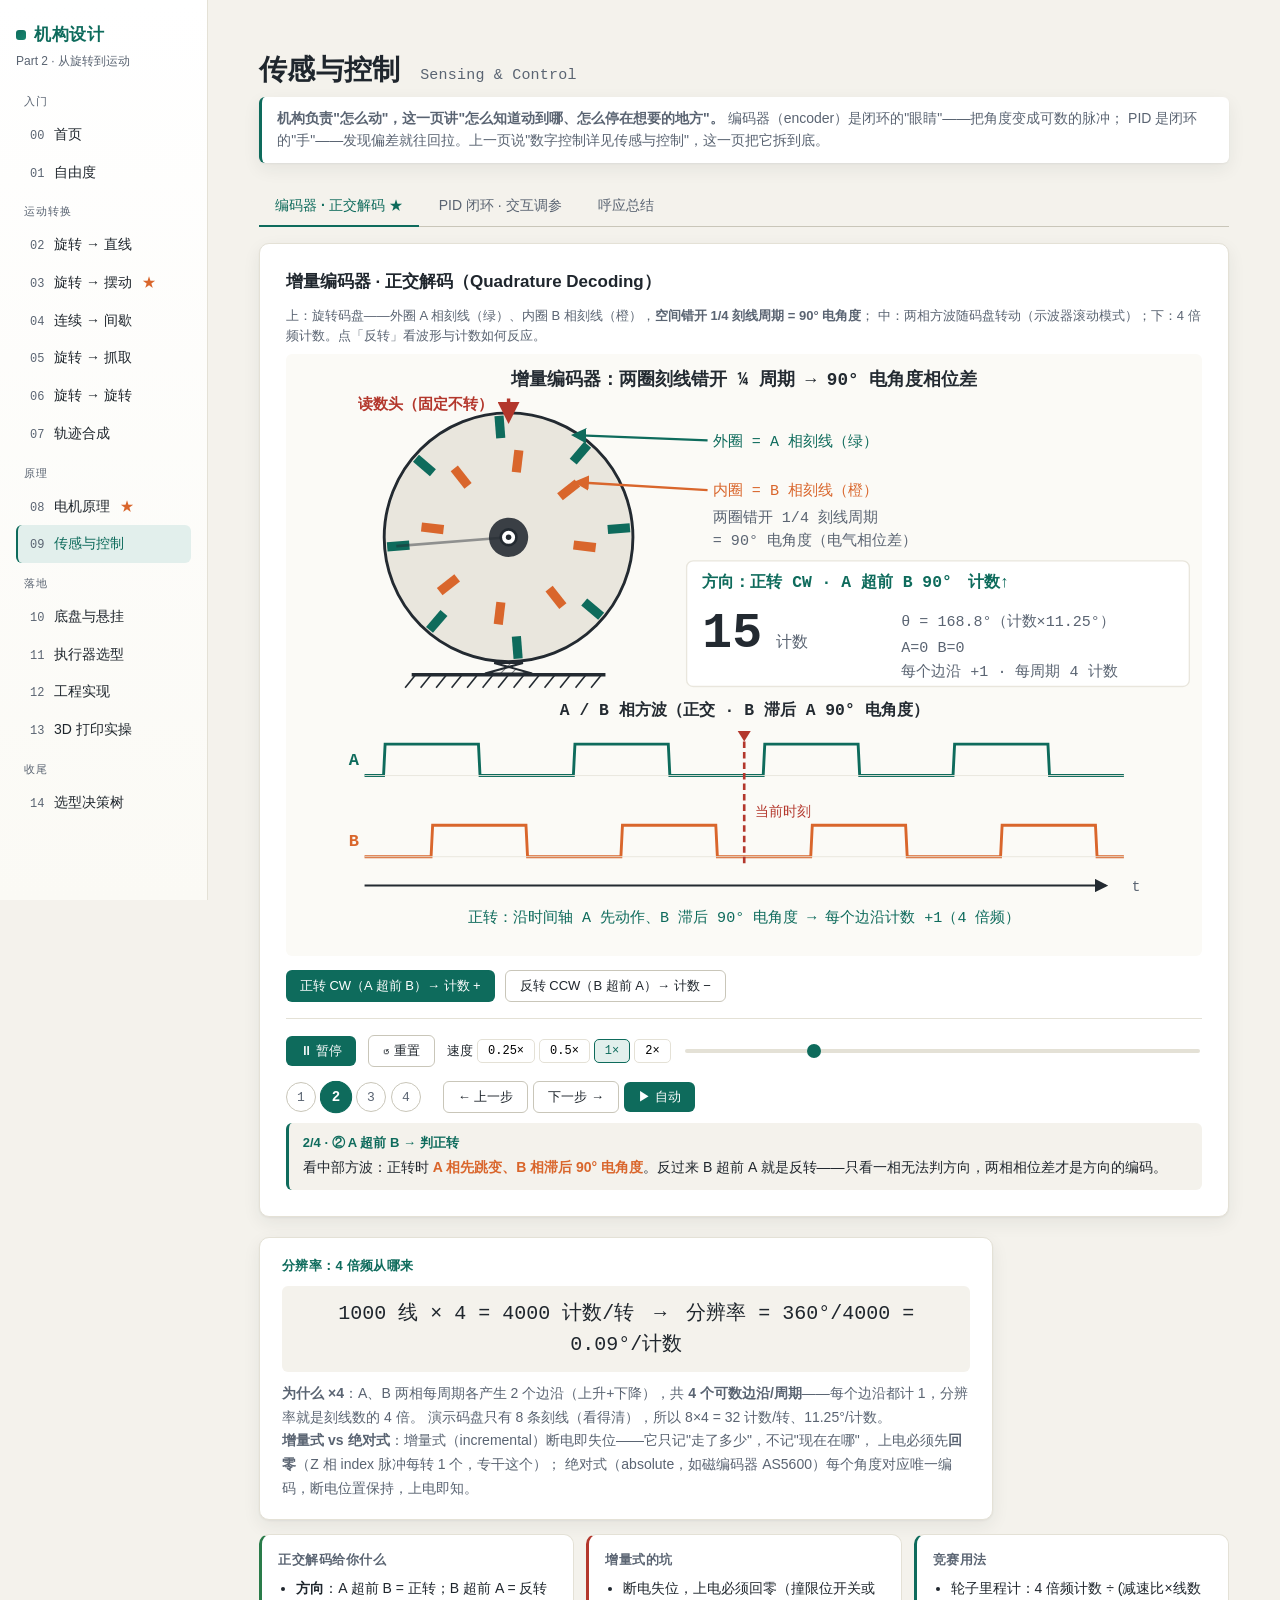
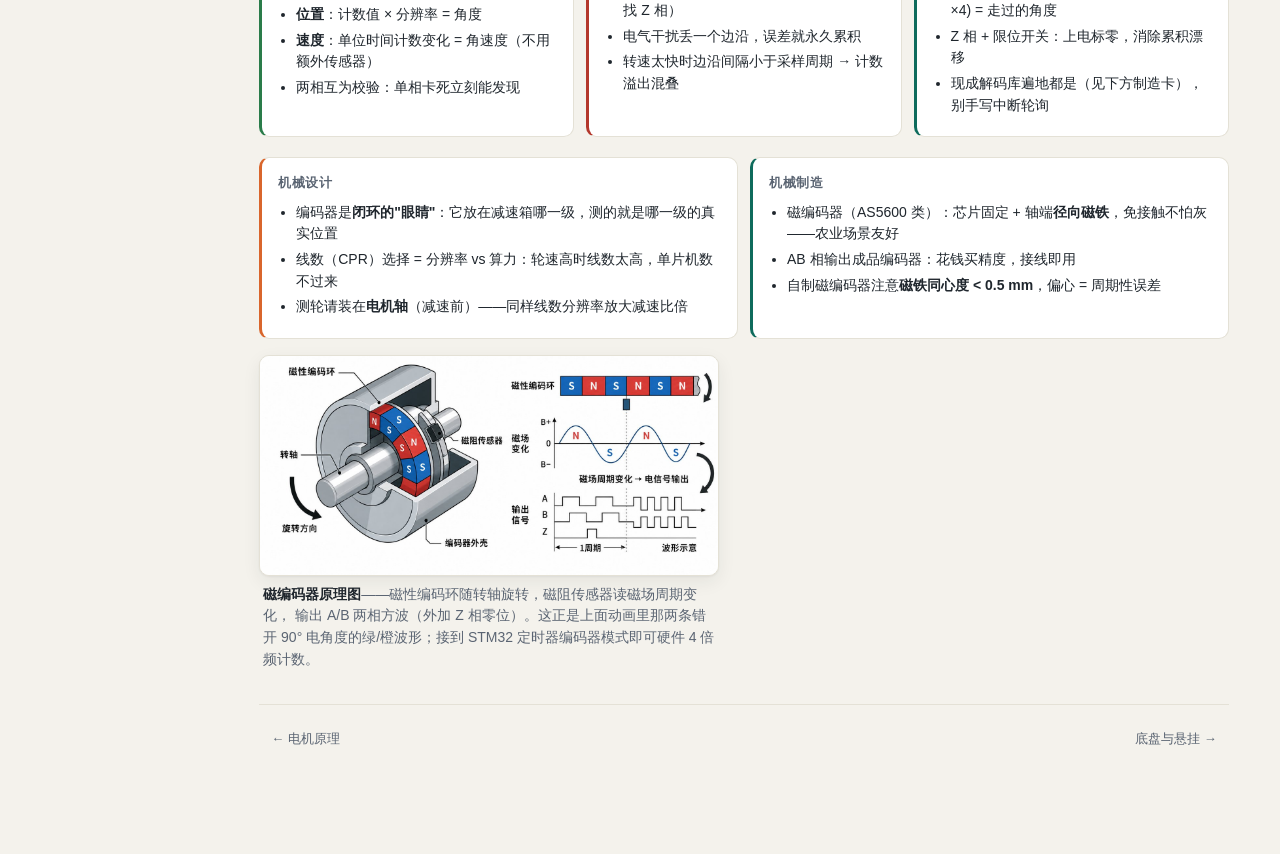
<file: part2_mechanisms/control.html>
<!DOCTYPE html>
<html lang="zh-CN">
<head>
  <meta charset="UTF-8">
  <meta name="viewport" content="width=device-width, initial-scale=1">
  <title>传感与控制 · 机构设计 Part 2</title>
  <link rel="stylesheet" href="common/style.css">
  <style>
    #pid-grid { display: grid; grid-template-columns: 1fr 1.15fr; gap: 18px; align-items: start; }
    @media (max-width: 880px) { #pid-grid { grid-template-columns: 1fr; } }
    .pid-readout {
      display: flex; gap: 18px; flex-wrap: wrap;
      font-family: var(--mono); font-size: 12.5px;
      margin-top: 14px; padding: 10px 14px;
      background: var(--bg); border-radius: 8px; color: var(--ink-soft);
    }
    .pid-readout b { color: var(--accent); font-weight: 600; }
  </style>
</head>
<body>
  <div class="app">
    <div id="sidebar-mount"></div>
    <main class="main">
      <h1 class="page-title">传感与控制 <span class="en">Sensing &amp; Control</span></h1>
      <p class="need-hint">
        <strong>机构负责"怎么动"，这一页讲"怎么知道动到哪、怎么停在想要的地方"。</strong>
        编码器（encoder）是闭环的"眼睛"——把角度变成可数的脉冲；
        PID 是闭环的"手"——发现偏差就往回拉。上一页说"数字控制详见传感与控制"，这一页把它拆到底。
      </p>

      <div class="mechanism-tabs" id="tabs">
        <button class="tab active" data-tab="hero">编码器 · 正交解码 ★</button>
        <button class="tab" data-tab="pid">PID 闭环 · 交互调参</button>
        <button class="tab" data-tab="wrap">呼应总结</button>
      </div>

      <!-- ===== Tab 1：增量编码器 + 正交解码 ===== -->
      <section id="tab-hero" class="tab-panel">
        <div class="stage">
          <h3>增量编码器 · 正交解码（Quadrature Decoding）</h3>
          <p style="color:var(--ink-soft); font-size:13px; margin:0 0 8px;">
            上：旋转码盘——外圈 A 相刻线（绿）、内圈 B 相刻线（橙），<strong>空间错开 1/4 刻线周期 = 90° 电角度</strong>；
            中：两相方波随码盘转动（示波器滚动模式）；下：4 倍频计数。点「反转」看波形与计数如何反应。
          </p>
          <svg id="enc-svg" viewBox="0 0 700 460"></svg>
          <div style="display:flex; gap:10px; margin-top:14px; flex-wrap:wrap;" id="enc-dir-btns">
            <button class="btn" id="enc-cw">正转 CW（A 超前 B）→ 计数 +</button>
            <button class="btn secondary" id="enc-ccw">反转 CCW（B 超前 A）→ 计数 −</button>
          </div>
          <div id="enc-controls-mount"></div>
          <div id="enc-steps-mount"></div>
        </div>

        <div class="formula-block">
          <div class="f-title">分辨率：4 倍频从哪来</div>
          <div class="f-eq">1000 线 × 4 = 4000 计数/转　→　分辨率 = 360°/4000 = 0.09°/计数</div>
          <div class="f-note">
            <strong>为什么 ×4</strong>：A、B 两相每周期各产生 2 个边沿（上升+下降），共
            <strong>4 个可数边沿/周期</strong>——每个边沿都计 1，分辨率就是刻线数的 4 倍。
            演示码盘只有 8 条刻线（看得清），所以 8×4 = 32 计数/转、11.25°/计数。<br>
            <strong>增量式 vs 绝对式</strong>：增量式（incremental）断电即失位——它只记"走了多少"，不记"现在在哪"，
            上电必须先<strong>回零</strong>（Z 相 index 脉冲每转 1 个，专干这个）；
            绝对式（absolute，如磁编码器 AS5600）每个角度对应唯一编码，断电位置保持，上电即知。
          </div>
        </div>

        <div class="info-grid">
          <div class="info-card good"><h4>正交解码给你什么</h4><ul>
            <li><strong>方向</strong>：A 超前 B = 正转；B 超前 A = 反转</li>
            <li><strong>位置</strong>：计数值 × 分辨率 = 角度</li>
            <li><strong>速度</strong>：单位时间计数变化 = 角速度（不用额外传感器）</li>
            <li>两相互为校验：单相卡死立刻能发现</li>
          </ul></div>
          <div class="info-card bad"><h4>增量式的坑</h4><ul>
            <li>断电失位，上电必须回零（撞限位开关或找 Z 相）</li>
            <li>电气干扰丢一个边沿，误差就永久累积</li>
            <li>转速太快时边沿间隔小于采样周期 → 计数溢出混叠</li>
          </ul></div>
          <div class="info-card use"><h4>竞赛用法</h4><ul>
            <li>轮子里程计：4 倍频计数 ÷ (减速比×线数×4) = 走过的角度</li>
            <li>Z 相 + 限位开关：上电标零，消除累积漂移</li>
            <li>现成解码库遍地都是（见下方制造卡），别手写中断轮询</li>
          </ul></div>
        </div>

        <div class="dual-card">
          <div class="info-card note">
            <h4>机械设计</h4>
            <ul>
              <li>编码器是<strong>闭环的"眼睛"</strong>：它放在减速箱哪一级，测的就是哪一级的真实位置</li>
              <li>线数（CPR）选择 = 分辨率 vs 算力：轮速高时线数太高，单片机数不过来</li>
              <li>测轮请装在<strong>电机轴</strong>（减速前）——同样线数分辨率放大减速比倍</li>
            </ul>
          </div>
          <div class="info-card use">
            <h4>机械制造</h4>
            <ul>
              <li>磁编码器（AS5600 类）：芯片固定 + 轴端<strong>径向磁铁</strong>，免接触不怕灰——农业场景友好</li>
              <li>AB 相输出成品编码器：花钱买精度，接线即用</li>
              <li>自制磁编码器注意<strong>磁铁同心度 &lt; 0.5 mm</strong>，偏心 = 周期性误差</li>
            </ul>
          </div>
        </div>

        <figure class="photo-fig" data-reveal>
          <img src="figure/encoder-diagram.jpg" alt="磁编码器原理：磁性编码环 + 磁阻传感器，磁场周期变化 → A/B/Z 信号输出" loading="lazy">
          <figcaption><strong>磁编码器原理图</strong>——磁性编码环随转轴旋转，磁阻传感器读磁场周期变化，
          输出 A/B 两相方波（外加 Z 相零位）。这正是上面动画里那两条错开 90° 电角度的绿/橙波形；接到 STM32 定时器编码器模式即可硬件 4 倍频计数。</figcaption>
        </figure>
      </section>

      <!-- ===== Tab 2：PID 闭环交互调参 ===== -->
      <section id="tab-pid" class="tab-panel" style="display:none;">
        <div class="stage">
          <h3>PID 闭环 · 交互调参（Closed-loop PID）</h3>
          <p style="color:var(--ink-soft); font-size:13px; margin:0 0 8px;">
            左：控制回路框图——设定值与编码器反馈相减得误差 e，PID 算出控制量 u 驱动电机；
            右：完整响应曲线随动画推进。拖滑块、点预设、<strong>注入扰动看它自己恢复</strong>——这就是闭环的底气。
          </p>
          <div id="pid-grid">
            <div><svg id="pid-diagram" viewBox="0 0 640 205"></svg></div>
            <div><svg id="pid-response" viewBox="0 0 640 430"></svg></div>
          </div>

          <div class="pid-readout">
            <span>目标 r = <b id="pid-r">120</b>°</span>
            <span>当前 θ = <b id="pid-y">0.0</b>°</span>
            <span>误差 e = <b id="pid-e">0.0</b>°</span>
            <span>控制量 u = <b id="pid-u">0</b>（限幅 ±150）</span>
            <span>转速 v = <b id="pid-v">0</b>°/s</span>
          </div>

          <div class="params">
            <div class="param-row">
              <label>目标角 r <span class="val" id="pid-target-val">120</span>°</label>
              <input type="range" id="pid-target" min="0" max="180" step="5" value="120">
            </div>
            <div class="param-row">
              <label>比例 K<sub>p</sub> <span class="val" id="pid-kp-val">2.0</span></label>
              <input type="range" id="pid-kp" min="0" max="5" step="0.1" value="2">
            </div>
            <div class="param-row">
              <label>积分 K<sub>i</sub> <span class="val" id="pid-ki-val">0.50</span></label>
              <input type="range" id="pid-ki" min="0" max="2" step="0.05" value="0.5">
            </div>
            <div class="param-row">
              <label>微分 K<sub>d</sub> <span class="val" id="pid-kd-val">0.50</span></label>
              <input type="range" id="pid-kd" min="0" max="1" step="0.05" value="0.5">
            </div>
          </div>

          <div style="display:flex; gap:10px; flex-wrap:wrap; margin-top:16px; padding-top:16px; border-top:1px solid var(--line);">
            <button class="btn" id="pid-play">⏸ 暂停</button>
            <button class="btn secondary" id="pid-reset">↺ 重置</button>
            <button class="btn secondary" data-preset="p">预设① P 振荡</button>
            <button class="btn secondary" data-preset="pd">预设② PD 良好</button>
            <button class="btn secondary" data-preset="pid">预设③ PID 消静差</button>
            <button class="btn" id="pid-jump">⚡ 注入扰动 +20°</button>
          </div>

          <div class="verdict" id="pid-verdict"></div>
        </div>

        <div class="formula-block">
          <div class="f-title">位置式 PID</div>
          <div class="f-eq">u = K<sub>p</sub>·e + K<sub>i</sub>·∫e dt + K<sub>d</sub>·de/dt</div>
          <div class="f-note">
            <strong>e = r − θ</strong>（目标 − 实测）。<strong>P（比例）</strong>现在就放大误差猛拉；
            <strong>I（积分）</strong>把历史误差累起来——只要误差还在，输出就一直加码，直到把<strong>稳态误差</strong>磨平；
            <strong>D（微分）</strong>看误差变化率——冲得太快时提前踩刹车，提供阻尼。
            仿真用的被控对象是一阶惯性环节 K/(Ts+1)（T = 0.3 s）加恒定负载扰动，
            积分项加了<strong>限幅（anti-windup）</strong>：输出顶到限幅时停止积分累积，否则误差反号后要先"放电"才回头，恢复会慢一拍。
          </div>
        </div>

        <div class="info-grid">
          <div class="info-card note"><h4>Kp 大 → 快但振荡</h4><ul>
            <li>误差一样时拉力更大，起步猛</li>
            <li>过头 → 反向误差 → 反向猛拉 → 来回摆</li>
            <li>纯 P 顶不平负载：总留一个静差 e<sub>ss</sub> = u<sub>稳</sub>/K<sub>p</sub></li>
          </ul></div>
          <div class="info-card good"><h4>Kd → 阻尼抑制振荡</h4><ul>
            <li>接近目标时速度大 → D 项提前减速</li>
            <li>超调显著下降，曲线"软着陆"</li>
            <li>对噪声敏感（微分量放大抖动），别贪大</li>
          </ul></div>
          <div class="info-card use"><h4>Ki → 消静差但变慢</h4><ul>
            <li>误差长期存在就持续加码 → 终值精确贴目标</li>
            <li>代价：相位滞后，超调通常变大、响应变慢</li>
            <li>配合 Kd 一起加，是"PID 消静差"预设的套路</li>
          </ul></div>
        </div>

        <div class="dual-card">
          <div class="info-card note">
            <h4>机械设计</h4>
            <ul>
              <li>上一页"数字间歇"的底层原理就在这：<strong>步进开环假设没掉步</strong>，闭环则每个控制周期读编码器、PID 拉回</li>
              <li>控制周期（如 1 kHz）是离散采样——周期内发生的扰动，最快也要下一周期才看见</li>
              <li>执行器要留线性裕度：u 长期顶限幅 = 系统已不在可线性控制区</li>
            </ul>
          </div>
          <div class="info-card use">
            <h4>机械制造</h4>
            <ul>
              <li><strong>STM32</strong>：定时器编码器模式硬件 4 倍频计数 + 另一定时器输出 PWM，主循环只做 PID</li>
              <li><strong>Arduino</strong>：Encoder 库（中断计数）+ PID_v1 库，几十行跑起来</li>
              <li>调试顺序口诀：<strong>先 P 后 D 最后 I</strong>——P 调到略振荡，加 D 压下去，最后少量 I 清静差</li>
            </ul>
          </div>
        </div>
      </section>

      <!-- ===== Tab 3：呼应总结 ===== -->
      <section id="tab-wrap" class="tab-panel" style="display:none;">
        <div class="stage">
          <h3>三种"停"的全面对比</h3>
          <p style="color:var(--ink-soft); font-size:13px; margin:0 0 8px;">
            间歇运动页放过三方案对比动画，这里补上工程维度——同一句"转到 90° 停住"，三条路线的成本与失效模式完全不同。
          </p>
          <div class="data-table-wrap">
            <table class="data-table">
              <thead><tr><th>维度</th><th>机械锁止（槽轮锁止弧）</th><th>步进开环</th><th>闭环（编码器 + PID）</th></tr></thead>
              <tbody>
                <tr><td><strong>停止精度</strong></td><td>几何精度，由加工决定，重复性极好</td><td>良好（不掉步时 = 步距角精度）</td><td>高（编码器分辨率内，实测验证）</td></tr>
                <tr><td><strong>灵活性</strong></td><td>换零件才能改节奏</td><td>改代码即可</td><td>改代码即可（还能在线改动态特性）</td></tr>
                <tr><td><strong>遇扰动行为</strong></td><td>撞歪了要等下一循环几何回位</td><td class="hl"><strong>掉步无告警</strong>，误差保持</td><td class="hl"><strong>编码器发现 → PID 拉回</strong></td></tr>
                <tr><td><strong>成本</strong></td><td>零件加工费（一次付清）</td><td>最低（电机 + 驱动器）</td><td>编码器 + 调参工时</td></tr>
                <tr><td><strong>失效模式</strong></td><td>锁止弧磨损 → 间隙增大</td><td>堵转/加减速过猛 → 静默丢步</td><td>编码器断线/计数溢出 → 反馈失真</td></tr>
              </tbody>
            </table>
          </div>
          <div class="formula-block" style="margin-bottom:0;">
            <div class="f-title">呼应总结</div>
            <div class="f-note">
              <strong>机构负责运动转换，控制负责"何时、何地停"</strong>——传感器扩展了机构的"感知边界"：
              槽轮把停歇刻进几何，看不到外界；编码器 + PID 让机器知道自己在哪，被撞了能自己回来。
              赛场上的可靠选择常常是混合体：机械结构保证大致节奏与安全限位，闭环保证最终精度与自恢复。
            </div>
          </div>
        </div>

        <details class="example-card" style="margin-top:16px;">
          <summary>例题 · 编码器分辨率与控制周期匹配吗？</summary>
          <div class="ex-body">
            <p>底盘电机 <strong>300 rpm</strong>，配 <strong>500 线增量编码器、4 倍频解码</strong>；主控以 <strong>1 kHz</strong>（每 1 ms）读一次计数。求：每个控制周期的计数变化量，以及角度分辨率。</p>
            <div class="step">① 300 rpm = 5 转/s；每转计数 = 500 × 4 = 2000 计数/转</div>
            <div class="step">② 计数速率 = 5 × 2000 = 10000 计数/s → 每周期 1 ms = 10000 × 0.001 = <strong>10 计数</strong></div>
            <div class="step">③ 分辨率 = 360° / 2000 = <strong>0.18°/计数</strong></div>
            <div class="answer">每周期 10 计数、0.18°/计数。判读：1 kHz 控制下每周期只有 10 个计数，速度估计的量化误差高达 ±10%（少 1 个计数就差 10%）——要么提高控制频率、要么换更高线数编码器，要么用测周期法低速段细化。选编码器时"分辨率"和"控制周期"必须一起算。</div>
          </div>
        </details>
      </section>

      <div class="page-nav">
        <a href="motors.html">← 电机原理</a>
        <a href="chassis.html">底盘与悬挂 →</a>
      </div>
    </main>
  </div>

  <script type="module">
    import { injectSidebar } from './common/sidebar.js';
    import { createControls, svg, line, circle, clear } from './common/controls.js';
    import { deg, rad } from './common/math.js';
    import { COLORS, hatchPattern, ground, pinJoint, arrow, stepControls } from './common/draw.js';

    injectSidebar('control');

    const tabCtls = {};
    function activateTab(name) {
      document.querySelectorAll('#tabs .tab').forEach(b => b.classList.toggle('active', b.dataset.tab === name));
      document.querySelectorAll('.tab-panel').forEach(p => p.style.display = 'none');
      document.getElementById('tab-' + name).style.display = 'block';
      Object.values(tabCtls).forEach(c => { if (c) c.pause(); });
      if (tabCtls[name]) tabCtls[name].play();
    }
    document.querySelectorAll('#tabs .tab').forEach(btn => {
      btn.addEventListener('click', () => activateTab(btn.dataset.tab));
    });

    /* ============================================================
     * Tab 1 · 增量编码器：码盘 + A/B 方波 + 4 倍频计数
     * 数据模型（全部纯函数，可被 createControls 任意 seek）：
     *   N = 8 条刻线/转（演示刻度） → 每刻线周期 P4 = 45°
     *   电角度 90° = 机械 11.25°（1/4 周期）
     *   A(θ) = frac(θ/45) < 0.5；B(θ) = frac((θ−11.25)/45) < 0.5
     *   分辨率 RES = 360/(8×4) = 11.25°/计数；每转 32 计数
     *   φ(phase)：正转 φ = 720°·phase；反转 φ = 720°·(1−phase)（递减）
     * ============================================================ */
    (function () {
      const svgEl = document.getElementById('enc-svg');
      const mount = document.getElementById('enc-controls-mount');
      const stepsMount = document.getElementById('enc-steps-mount');
      const btnCw = document.getElementById('enc-cw');
      const btnCcw = document.getElementById('enc-ccw');

      const N = 8;            // 刻线数
      const P4 = 360 / N;     // 刻线周期 = 45°
      const RES = P4 / 4;     // 分辨率 11.25°/计数
      const frac = (x) => ((x % 1) + 1) % 1;
      const lvlA = (deg) => (frac(deg / P4) < 0.5 ? 1 : 0);
      const lvlB = (deg) => (frac((deg - P4 / 4) / P4) < 0.5 ? 1 : 0);

      let dir = 1;      // +1 正转 / -1 反转
      let baseCount = 0; // 换向瞬间冻结的计数基准（保证换向连续）
      const traveled = (phase) => Math.floor((phase * 720) / RES);
      const currentCount = (phase) => (dir > 0 ? baseCount + traveled(phase) : baseCount - traveled(phase));
      function setDir(d) {
        if (d === dir) return;
        baseCount = currentCount(ctl.getPhase()); // 换向不失位：从当前值继续数
        dir = d;
        btnCw.className = 'btn' + (d > 0 ? '' : ' secondary');
        btnCcw.className = 'btn' + (d < 0 ? '' : ' secondary');
        ctl.seek(0);
      }
      btnCw.addEventListener('click', () => setDir(1));
      btnCcw.addEventListener('click', () => setDir(-1));

      const mono = (x, y, txt, { size = 11, fill = '#5a6472', anchor = 'start', weight } = {}) => {
        const t = svg('text', {
          x, y, fill, 'font-size': size, 'font-family': 'monospace',
          'text-anchor': anchor, ...(weight ? { 'font-weight': weight } : {}),
        });
        t.textContent = txt;
        svgEl.appendChild(t);
      };

      function render(phase) {
        clear(svgEl);
        const hid = hatchPattern(svgEl);
        const phi = dir > 0 ? phase * 720 : 720 * (1 - phase);   // 当前机械角（deg）
        const count = currentCount(phase);
        const phiDeg = ((phi % 360) + 360) % 360;                // 码盘显示角
        const aNow = lvlA(phi), bNow = lvlB(phi);
        // 边沿检测（闪烁提示 ±1）：u 接近 0/0.5 即在某边沿附近
        const uA = frac(phi / P4), uB = frac((phi - P4 / 4) / P4);
        const edge = Math.min(uA, 1 - uA, Math.abs(uA - 0.5), uB, 1 - uB, Math.abs(uB - 0.5)) < 0.03;

        // ---- 标题 ----
        mono(350, 24, '增量编码器：两圈刻线错开 ¼ 周期 → 90° 电角度相位差', { size: 13.5, fill: COLORS.ink, anchor: 'middle', weight: 600 });

        // ---- 码盘（左上） ----
        const cx = 170, cy = 140, R = 95;
        svgEl.appendChild(circle(cx, cy, R, { fill: '#e9e6dd', stroke: COLORS.ink, 'stroke-width': 2.2 }));
        const disk = svg('g', { transform: `translate(${cx},${cy}) rotate(${phiDeg.toFixed(2)})` });
        for (let i = 0; i < N; i++) {
          const a = rad(i * P4);
          disk.appendChild(line(76 * Math.cos(a), 76 * Math.sin(a), 93 * Math.cos(a), 93 * Math.sin(a),
            { stroke: COLORS.drive, 'stroke-width': 7 }));
          const b = rad(i * P4 + P4 / 4);
          disk.appendChild(line(50 * Math.cos(b), 50 * Math.sin(b), 67 * Math.cos(b), 67 * Math.sin(b),
            { stroke: COLORS.driven, 'stroke-width': 7 }));
        }
        disk.appendChild(circle(0, 0, 15, { fill: COLORS.frame }));
        disk.appendChild(line(0, 0, 86, 0, { stroke: COLORS.ink, 'stroke-width': 2, opacity: 0.45 }));
        svgEl.appendChild(disk);
        svgEl.appendChild(pinJoint(cx, cy, 6, { pedestal: false }));
        // 支座 + 地面
        svgEl.appendChild(svg('polygon', {
          points: `${cx - 18},${cy + 104} ${cx + 18},${cy + 104} ${cx - 11},${cy + 96} ${cx + 11},${cy + 96}`,
          fill: `url(#${hid})`, stroke: COLORS.ink, 'stroke-width': 1.6,
        }));
        svgEl.appendChild(ground(svgEl, 96, cy + 105, 148));

        // 读数头（固定，指向上方刻线）——标签右对齐到读数头左侧，避开顶部居中标题
        svgEl.appendChild(arrow(svgEl, cx, 34, cx, 50, { color: COLORS.hi, width: 2.6 }));
        mono(cx - 12, 42, '读数头（固定不转）', { size: 11.5, fill: COLORS.hi, anchor: 'end', weight: 600 });
        // A / B 刻线标注（箭头指向对应刻线圆环）
        svgEl.appendChild(arrow(svgEl, 322, 66, 220, 62, { color: COLORS.drive, width: 1.8 }));
        mono(326, 70, '外圈 = A 相刻线（绿）', { size: 11.5, fill: COLORS.drive });
        svgEl.appendChild(arrow(svgEl, 322, 104, 222, 98, { color: COLORS.driven, width: 1.8 }));
        mono(326, 108, '内圈 = B 相刻线（橙）', { size: 11.5, fill: COLORS.driven });
        mono(326, 128, '两圈错开 1/4 刻线周期', { size: 11.5, fill: '#5a6472' });
        mono(326, 146, '= 90° 电角度（电气相位差）', { size: 11.5, fill: '#5a6472' });

        // ---- 信息面板（右上） ----
        svgEl.appendChild(svg('rect', { x: 306, y: 158, width: 384, height: 96, fill: 'white', stroke: COLORS.grid, rx: 5 }));
        mono(318, 178, `方向：${dir > 0 ? '正转 CW · A 超前 B 90°' : '反转 CCW · B 超前 A 90°'}　计数${dir > 0 ? '↑' : '↓'}`,
          { size: 12.5, fill: dir > 0 ? COLORS.drive : COLORS.driven, weight: 600 });
        // 大计数
        const big = svg('text', {
          x: 318, y: 224, 'font-size': 38, 'font-family': 'monospace',
          fill: edge ? COLORS.hi : COLORS.ink, 'font-weight': 700,
        });
        big.textContent = count;
        svgEl.appendChild(big);
        mono(318 + String(count).length * 23 + 10, 224, '计数', { size: 12.5 });
        mono(470, 208, `θ = ${(count * RES).toFixed(1)}°（计数×${RES}°）`, { size: 11.5 });
        mono(470, 228, `A=${aNow}  B=${bNow}`, { size: 11.5 });
        mono(470, 246, `${dir > 0 ? '每个边沿 +1' : '每个边沿 −1'} · 每周期 4 计数`, { size: 11.5, fill: edge ? COLORS.hi : '#5a6472' });

        // ---- 波形（下部）：滚动窗口，竖线固定在窗口中心 ----
        mono(350, 276, 'A / B 相方波（正交 · B 滞后 A 90° 电角度）', { size: 12.5, fill: COLORS.ink, anchor: 'middle', weight: 600 });
        const x0 = 60, wv = 580, winHalf = 90; // 窗口 ±90°（4 个周期）
        const SAMP = 480;
        const yA = 322, yB = 384; // 两波形基线
        let dA = '', dB = '';
        for (let i = 0; i <= SAMP; i++) {
          const th = phi - winHalf + (i / SAMP) * 2 * winHalf;
          const x = x0 + (i / SAMP) * wv;
          dA += (i === 0 ? '' : ' ') + x.toFixed(1) + ',' + (yA - lvlA(th) * 24).toFixed(1);
          dB += (i === 0 ? '' : ' ') + x.toFixed(1) + ',' + (yB - lvlB(th) * 24).toFixed(1);
        }
        svgEl.appendChild(svg('polyline', { points: dA, fill: 'none', stroke: COLORS.drive, 'stroke-width': 2.2 }));
        svgEl.appendChild(svg('polyline', { points: dB, fill: 'none', stroke: COLORS.driven, 'stroke-width': 2.2 }));
        mono(48, yA - 8, 'A', { size: 13, fill: COLORS.drive, weight: 700 });
        mono(48, yB - 8, 'B', { size: 13, fill: COLORS.driven, weight: 700 });
        // 基线
        svgEl.appendChild(line(x0, yA, x0 + wv, yA, { stroke: COLORS.grid, 'stroke-width': 0.7 }));
        svgEl.appendChild(line(x0, yB, x0 + wv, yB, { stroke: COLORS.grid, 'stroke-width': 0.7 }));
        // 当前时刻竖线（固定窗口中心）
        const xl = x0 + wv / 2;
        svgEl.appendChild(svg('polygon', { points: `${xl - 5},288 ${xl + 5},288 ${xl},296`, fill: COLORS.hi }));
        svgEl.appendChild(line(xl, 296, xl, yB + 8, { stroke: COLORS.hi, 'stroke-width': 2, 'stroke-dasharray': '5 3' }));
        mono(xl + 8, (yA + yB - 24) / 2 + 12, '当前时刻', { size: 10.5, fill: COLORS.hi });
        // 时间轴
        svgEl.appendChild(arrow(svgEl, x0, yB + 22, x0 + wv - 14, yB + 22, { color: COLORS.ink, width: 1.6 }));
        mono(x0 + wv + 6, yB + 26, 't', { size: 11, fill: '#5a6472' });

        // 底注
        mono(350, yB + 50, dir > 0
          ? '正转：沿时间轴 A 先动作、B 滞后 90° 电角度 → 每个边沿计数 +1（4 倍频）'
          : '反转：波形整体镜像，B 先动作、A 滞后 → 判反方向，计数 −1（递减）',
          { size: 11.5, fill: dir > 0 ? COLORS.drive : COLORS.driven, anchor: 'middle' });
      }

      const ctl = createControls(mount, { duration: 8000, onTick: (p) => render(p) });
      ctl.seek(0);

      // 分步四步
      const sc = stepControls(stepsMount, {
        ctl,
        steps: [
          { at: 0.02, title: '① 码盘：A/B 刻线错开 90°', desc: '外圈 A（绿）、内圈 B（橙）各 8 条刻线，B 圈相对 A 圈<strong>错开 1/4 刻线周期 = 90° 电角度</strong>。读数头固定，刻线扫过时就输出脉冲——这就是"增量"的含义：动才有信号。' },
          { at: 0.20, title: '② A 超前 B → 判正转', desc: '看中部方波：正转时 <strong>A 相先跳变、B 相滞后 90° 电角度</strong>。反过来 B 超前 A 就是反转——只看一相无法判方向，两相相位差才是方向的编码。' },
          { at: 0.45, title: '③ 每周期 4 个边沿 → 4 倍频', desc: '一个刻线周期内 A 有 2 个边沿、B 有 2 个边沿，共 <strong>4 个可数事件</strong>。每个边沿都 +1，1000 线码盘就有 4000 计数/转——分辨率白赚 4 倍（看大数字在跳）。' },
          { at: 0.72, title: '④ 反转：B 超前 A → 计数递减', desc: '点上方「反转 CCW」按钮（已为你切好）：波形镜像、<strong>计数开始递减</strong>。所以断电重启后计数清零——增量式不知道绝对位置，必须回零。' },
        ],
      });
      setInterval(() => sc.syncFromPhase(ctl.getPhase()), 150);
      // 步骤④联动方向（事件委托，不改 stepControls 库）：步骤 4 = 反转
      stepsMount.addEventListener('click', (e) => {
        const b = e.target.closest('.step-btn');
        if (!b) return;
        setDir(+b.dataset.i === 3 ? -1 : 1);
      });
      tabCtls['hero'] = ctl;
    })();

    /* ============================================================
     * Tab 2 · PID 闭环：自驱动 rAF（内部 state + 时间步进）
     * 仿真：一阶惯性速度环 K/(Ts+1)（T=0.3s）+ 积分得位置 + 恒定负载扰动
     *       位置式 PID + 积分限幅（anti-windup），dt = 0.02 s，窗口 6 s
     * 参数/目标/扰动改变 → 整条响应重算重绘；播放沿预计算曲线推进
     * ============================================================ */
    (function () {
      const diaEl = document.getElementById('pid-diagram');
      const resEl = document.getElementById('pid-response');
      const T = 0.3, dt = 0.02, K = 2.4, dLoad = 130, uMax = 150;
      const Tsim = 6, jumpT = 3.5;

      const params = { target: 120, Kp: 2.0, Ki: 0.5, Kd: 0.5 };
      let jump = 0; // 0 = 无扰动；20 = 位置突跳 +20°

      function simulate() {
        const n = Math.round(Tsim / dt);
        let y = 0, v = 0, I = 0, ePrev = null;
        const arr = [];
        for (let i = 0; i <= n; i++) {
          const t = i * dt;
          if (jump && i > 0 && (i - 1) * dt < jumpT && t >= jumpT) y += jump; // 扰动：位置突跳
          const e = params.target - y;
          if (ePrev === null) ePrev = e;
          const D = (e - ePrev) / dt;
          let u = params.Kp * e + params.Ki * I + params.Kd * D;
          u = Math.max(-uMax, Math.min(uMax, u));
          arr.push({ t, y, e, u, v });
          if (params.Ki > 1e-9) I = Math.max(-uMax / params.Ki, Math.min(uMax / params.Ki, I + e * dt)); // 抗 windup
          v += dt * ((K * u - v) / T - dLoad);
          y += dt * v;
          ePrev = e;
        }
        return arr;
      }

      let data = simulate();
      let simT = 0, playing = false, lastTs = null, rafId = null;
      let playIdx = 0;

      function metrics(d) {
        const peak = Math.max(...d.map(o => o.y));
        const os = Math.max(0, (peak - params.target) / Math.max(params.target, 15) * 100);
        const tail = d.filter(o => o.t > Tsim - 0.5);
        const ybar = tail.reduce((s, o) => s + o.y, 0) / tail.length;
        return { peak, os, ess: params.target - ybar };
      }

      function recompute({ keepTime = true } = {}) {
        data = simulate();
        if (!keepTime) simT = 0;
        if (simT > Tsim) simT = Tsim;
        playIdx = Math.min(data.length - 1, Math.round(simT / dt));
        updateVerdict();
        drawAll();
      }

      function updateVerdict() {
        const el = document.getElementById('pid-verdict');
        const m = metrics(data);
        const f = (x) => x.toFixed(1);
        if (params.Ki < 1e-9 && Math.abs(m.ess) > 3) {
          el.className = 'verdict warn';
          el.innerHTML = `<strong>稳态误差 e<sub>ss</sub> ≈ ${f(m.ess)}°</strong>：负载需要持续输出才能 hold 住，纯 P 顶不平（e<sub>ss</sub> = u<sub>稳</sub>/K<sub>p</sub>）——<code>加 Ki</code> 把它磨平。`;
        } else if (m.os > 12) {
          el.className = 'verdict bad';
          el.innerHTML = `<strong>超调 ${f(m.os)}%</strong>（峰值 ${f(m.peak)}°）：K<sub>p</sub> 大、缺阻尼，冲过头再被拉回——<code>加 Kd</code> 提供阻尼或减小 K<sub>p</sub>。`;
        } else if (m.os < 10 && Math.abs(m.ess) < 3) {
          el.className = 'verdict good';
          el.innerHTML = `<strong>调校良好</strong>：超调 ${f(m.os)}%、稳态误差 ${f(m.ess)}°——快、稳、准的平衡区。点「注入扰动」验证抗扰性。`;
        } else {
          el.className = 'verdict';
          el.innerHTML = `超调 ${f(m.os)}% · 稳态误差 ${f(m.ess)}° —— 拖动 K<sub>p</sub>/K<sub>i</sub>/K<sub>d</sub> 滑块，或点三个预设看典型现象。`;
        }
      }

      const monoT = (root, x, y, txt, { size = 11, fill = '#5a6472', anchor = 'start', weight } = {}) => {
        const t = svg('text', {
          x, y, fill, 'font-size': size, 'font-family': 'monospace', 'text-anchor': anchor,
          ...(weight ? { 'font-weight': weight } : {}),
        });
        t.textContent = txt;
        root.appendChild(t);
      };

      /* ---- 左：控制回路框图 ---- */
      const FLOW = [[30, 78], [92, 78], [196, 78], [302, 78], [372, 78], [466, 78], [560, 78], [560, 150], [420, 150], [300, 150], [106, 150], [106, 92]];
      function flowPoint(f) {
        // 参数化折线：f ∈ 0~1 → 坐标
        let total = 0;
        const segs = [];
        for (let i = 1; i < FLOW.length; i++) {
          const L = Math.hypot(FLOW[i][0] - FLOW[i - 1][0], FLOW[i][1] - FLOW[i - 1][1]);
          segs.push(L); total += L;
        }
        let s = frac01(f) * total;
        for (let i = 0; i < segs.length; i++) {
          if (s <= segs[i] || i === segs.length - 1) {
            const r = segs[i] === 0 ? 0 : Math.min(1, s / segs[i]);
            return [FLOW[i][0] + (FLOW[i + 1][0] - FLOW[i][0]) * r, FLOW[i][1] + (FLOW[i + 1][1] - FLOW[i][1]) * r];
          }
          s -= segs[i];
        }
        return FLOW[0];
      }
      const frac01 = (x) => ((x % 1) + 1) % 1;

      function drawDiagram() {
        clear(diaEl);
        const cur = data[playIdx];
        monoT(diaEl, 320, 22, '闭环控制回路（feedback loop）', { size: 13, fill: COLORS.ink, anchor: 'middle', weight: 600 });

        // r → ⊕
        monoT(diaEl, 12, 82, 'r', { size: 13, fill: COLORS.ink, weight: 700 });
        diaEl.appendChild(arrow(diaEl, 22, 78, 90, 78, { color: COLORS.ink, width: 2 }));
        // ⊕ 节点
        diaEl.appendChild(circle(106, 78, 14, { fill: 'white', stroke: COLORS.ink, 'stroke-width': 2 }));
        monoT(diaEl, 111, 74, '+', { size: 12, fill: COLORS.ink, anchor: 'middle', weight: 700 });
        monoT(diaEl, 111, 90, '−', { size: 13, fill: COLORS.hi, anchor: 'middle', weight: 700 });
        // e → PID
        diaEl.appendChild(arrow(diaEl, 120, 78, 194, 78, { color: COLORS.ink, width: 2 }));
        monoT(diaEl, 152, 68, `e=${cur.e.toFixed(1)}°`, { size: 10.5, fill: COLORS.hi, anchor: 'middle' });
        diaEl.appendChild(svg('rect', { x: 198, y: 54, width: 104, height: 48, fill: '#e2efec', stroke: COLORS.drive, 'stroke-width': 2.2, rx: 6 }));
        monoT(diaEl, 250, 74, 'PID 控制器', { size: 13, fill: COLORS.drive, anchor: 'middle', weight: 700 });
        monoT(diaEl, 250, 92, `Kp=${params.Kp.toFixed(1)} Ki=${params.Ki.toFixed(2)} Kd=${params.Kd.toFixed(2)}`, { size: 9, anchor: 'middle' });
        // u → 电机
        diaEl.appendChild(arrow(diaEl, 302, 78, 370, 78, { color: COLORS.ink, width: 2 }));
        monoT(diaEl, 336, 68, `u=${cur.u.toFixed(0)}`, { size: 10.5, fill: COLORS.driven, anchor: 'middle' });
        diaEl.appendChild(svg('rect', { x: 374, y: 54, width: 92, height: 48, fill: '#fbe9de', stroke: COLORS.driven, 'stroke-width': 2.2, rx: 6 }));
        monoT(diaEl, 420, 74, '电机 + 驱动', { size: 12.5, fill: COLORS.driven, anchor: 'middle', weight: 700 });
        monoT(diaEl, 420, 92, `v=${cur.v.toFixed(0)}°/s`, { size: 9, anchor: 'middle' });
        // 输出
        diaEl.appendChild(arrow(diaEl, 466, 78, 588, 78, { color: COLORS.ink, width: 2 }));
        monoT(diaEl, 596, 82, 'θ', { size: 13, fill: COLORS.ink, weight: 700 });
        monoT(diaEl, 530, 66, `θ=${cur.y.toFixed(1)}°`, { size: 10.5, fill: COLORS.drive, anchor: 'middle' });
        monoT(diaEl, 530, 96, `(被控对象)`, { size: 9.5, anchor: 'middle' });
        // 反馈支路
        diaEl.appendChild(line(560, 78, 560, 150, { stroke: COLORS.ref, 'stroke-width': 1.8 }));
        diaEl.appendChild(line(560, 150, 422, 150, { stroke: COLORS.ref, 'stroke-width': 1.8 }));
        diaEl.appendChild(line(298, 150, 106, 150, { stroke: COLORS.ref, 'stroke-width': 1.8 }));
        diaEl.appendChild(arrow(diaEl, 106, 150, 106, 94, { color: COLORS.ref, width: 1.8 }));
        diaEl.appendChild(svg('rect', { x: 300, y: 136, width: 122, height: 28, fill: 'white', stroke: COLORS.ref, 'stroke-width': 1.6, rx: 5 }));
        monoT(diaEl, 361, 154, '编码器 ×4 倍频', { size: 11, fill: '#5a6472', anchor: 'middle' });
        monoT(diaEl, 200, 144, '反馈（实测角度）', { size: 10, fill: COLORS.ref });
        monoT(diaEl, 320, 190, playing ? '信号沿回路流动（小点）· 每个控制周期重复一次' : '已暂停', { size: 10.5, fill: playing ? COLORS.drive : COLORS.ref, anchor: 'middle' });

        // 流动小点（3 个相位错开，随 simT 前进）
        for (let k = 0; k < 3; k++) {
          const p = flowPoint(simT * 0.22 + k / 3);
          diaEl.appendChild(circle(p[0], p[1], 3.4, { fill: COLORS.hi }));
        }
      }

      /* ---- 右：响应曲线 ---- */
      function drawResponse() {
        clear(resEl);
        const x0 = 56, y0 = 372, w = 556, h = 300, top = 72;
        const m = metrics(data);
        const peakAll = Math.max(...data.map(o => o.y), params.target + jump);
        const yMax = Math.max(200, Math.ceil((peakAll + 15) / 10) * 10);
        const X = (t) => x0 + (t / Tsim) * w;
        const Y = (v) => y0 - (Math.max(0, Math.min(yMax, v)) / yMax) * h;

        monoT(resEl, 320, 26, '阶跃响应（step response）', { size: 13, fill: COLORS.ink, anchor: 'middle', weight: 600 });
        monoT(resEl, 320, 44, `Kp=${params.Kp.toFixed(1)}  Ki=${params.Ki.toFixed(2)}  Kd=${params.Kd.toFixed(2)} · 目标 ${params.target}°${jump ? ' · 含扰动 +20° @3.5s' : ''}`, { size: 10.5, anchor: 'middle' });

        // 网格 + 刻度
        for (let i = 0; i <= 4; i++) {
          const v = (yMax / 4) * i, py = Y(v);
          resEl.appendChild(line(x0, py, x0 + w, py, { stroke: i === 0 ? COLORS.ink : COLORS.grid, 'stroke-width': i === 0 ? 1.2 : 0.7 }));
          monoT(resEl, x0 - 8, py + 4, String(Math.round(v)), { size: 10, anchor: 'end' });
        }
        for (let s = 0; s <= 6; s++) {
          const px = X(s);
          resEl.appendChild(line(px, y0, px, top, { stroke: s === 0 ? COLORS.ink : COLORS.grid, 'stroke-width': s === 0 ? 1.2 : 0.7 }));
          monoT(resEl, px, y0 + 16, String(s), { size: 10, anchor: 'middle' });
        }
        monoT(resEl, 46, top - 8, 'θ (°)', { size: 10.5, anchor: 'end' });
        monoT(resEl, x0 + w, y0 + 30, 't (s)', { size: 10.5, anchor: 'end' });

        // 目标虚线
        resEl.appendChild(line(x0, Y(params.target), x0 + w, Y(params.target), { stroke: '#2a7c4a', 'stroke-width': 1.6, 'stroke-dasharray': '7 4' }));
        monoT(resEl, x0 + w - 4, Y(params.target) - 6, `目标 ${params.target}°`, { size: 10.5, fill: '#2a7c4a', anchor: 'end' });

        // 扰动标记
        if (jump) {
          const px = X(jumpT);
          resEl.appendChild(line(px, top, px, y0, { stroke: COLORS.hi, 'stroke-width': 1.4, 'stroke-dasharray': '4 3' }));
          monoT(resEl, px + 6, top + 12, '扰动 +20°', { size: 10.5, fill: COLORS.hi });
        }

        // 峰值标记
        if (m.peak > params.target + 2) {
          const iPk = data.reduce((bi, o, i) => (o.y > data[bi].y ? i : bi), 0);
          resEl.appendChild(circle(X(data[iPk].t), Y(m.peak), 3.5, { fill: 'none', stroke: COLORS.driven, 'stroke-width': 1.6 }));
          monoT(resEl, X(data[iPk].t) + 8, Y(m.peak) + 4, `峰 ${m.peak.toFixed(1)}°`, { size: 10, fill: COLORS.driven });
        }

        // 响应曲线
        const pts = data.map((o) => `${X(o.t).toFixed(1)},${Y(o.y).toFixed(1)}`).join(' ');
        resEl.appendChild(svg('polyline', { points: pts, fill: 'none', stroke: COLORS.drive, 'stroke-width': 2.2 }));

        // 当前时刻点
        const cur = data[playIdx];
        resEl.appendChild(line(X(cur.t), top, X(cur.t), y0, { stroke: COLORS.hi, 'stroke-width': 1.4, 'stroke-dasharray': '4 3', opacity: 0.6 }));
        resEl.appendChild(circle(X(cur.t), Y(cur.y), 4.5, { fill: COLORS.hi, stroke: 'white', 'stroke-width': 1.5 }));
        monoT(resEl, X(cur.t) + 9, Y(cur.y) - 8, `θ=${cur.y.toFixed(1)}°`, { size: 11, fill: COLORS.hi, weight: 600 });
        if (playIdx >= data.length - 1) {
          monoT(resEl, 320, 64, `稳态：e_ss ≈ ${m.ess.toFixed(1)}° · 超调 ${m.os.toFixed(1)}%`, { size: 10.5, fill: '#5a6472', anchor: 'middle' });
        }
      }

      function drawAll() {
        drawDiagram();
        drawResponse();
        const cur = data[playIdx];
        document.getElementById('pid-r').textContent = params.target;
        document.getElementById('pid-y').textContent = cur.y.toFixed(1);
        document.getElementById('pid-e').textContent = cur.e.toFixed(1);
        document.getElementById('pid-u').textContent = cur.u.toFixed(0);
        document.getElementById('pid-v').textContent = cur.v.toFixed(0);
      }

      /* ---- 自驱动 rAF 循环 ---- */
      const playBtn = document.getElementById('pid-play');
      function setPlaying(p) {
        playing = p;
        playBtn.textContent = p ? '⏸ 暂停' : '▶ 播放';
        if (p) lastTs = null;
      }
      function frame(ts) {
        if (playing) {
          if (lastTs !== null) {
            simT += (ts - lastTs) / 1000;
            if (simT >= Tsim) { simT = Tsim; setPlaying(false); }
          }
          lastTs = ts;
          playIdx = Math.min(data.length - 1, Math.round(simT / dt));
          drawAll();
        } else {
          lastTs = ts;
        }
        rafId = requestAnimationFrame(frame);
      }
      playBtn.addEventListener('click', () => {
        if (!playing && simT >= Tsim) simT = 0; // 播完再按 = 从头播
        setPlaying(!playing);
      });
      document.getElementById('pid-reset').addEventListener('click', () => {
        simT = 0; playIdx = 0; drawAll();
      });

      // 滑块
      const bindSlider = (id, key, fmt) => {
        const el = document.getElementById(id);
        const val = document.getElementById(id + '-val');
        el.addEventListener('input', () => {
          params[key] = parseFloat(el.value);
          val.textContent = fmt(params[key]);
          recompute({ keepTime: true });
        });
        return el;
      };
      const sTarget = bindSlider('pid-target', 'target', (v) => String(v));
      const sKp = bindSlider('pid-kp', 'Kp', (v) => v.toFixed(1));
      const sKi = bindSlider('pid-ki', 'Ki', (v) => v.toFixed(2));
      const sKd = bindSlider('pid-kd', 'Kd', (v) => v.toFixed(2));

      // 预设
      const PRESETS = {
        p: { target: 120, Kp: 3.2, Ki: 0, Kd: 0 },
        pd: { target: 120, Kp: 2, Ki: 0, Kd: 0.5 },
        pid: { target: 120, Kp: 2, Ki: 0.5, Kd: 0.5 },
      };
      document.querySelectorAll('[data-preset]').forEach((btn) => {
        btn.addEventListener('click', () => {
          Object.assign(params, PRESETS[btn.dataset.preset]);
          sTarget.value = params.target; document.getElementById('pid-target-val').textContent = String(params.target);
          sKp.value = params.Kp; document.getElementById('pid-kp-val').textContent = params.Kp.toFixed(1);
          sKi.value = params.Ki; document.getElementById('pid-ki-val').textContent = params.Ki.toFixed(2);
          sKd.value = params.Kd; document.getElementById('pid-kd-val').textContent = params.Kd.toFixed(2);
          recompute({ keepTime: false });
          setPlaying(true);
        });
      });

      // 扰动
      const jumpBtn = document.getElementById('pid-jump');
      jumpBtn.addEventListener('click', () => {
        jump = jump ? 0 : 20;
        jumpBtn.textContent = jump ? '✕ 移除扰动' : '⚡ 注入扰动 +20°';
        recompute({ keepTime: false });
        setPlaying(true);
      });

      updateVerdict();
      drawAll();
      rafId = requestAnimationFrame(frame);
      tabCtls['pid'] = { play: () => setPlaying(true), pause: () => setPlaying(false) };
      setPlaying(false);
    })();
  </script>
</body>
</html>
</file>
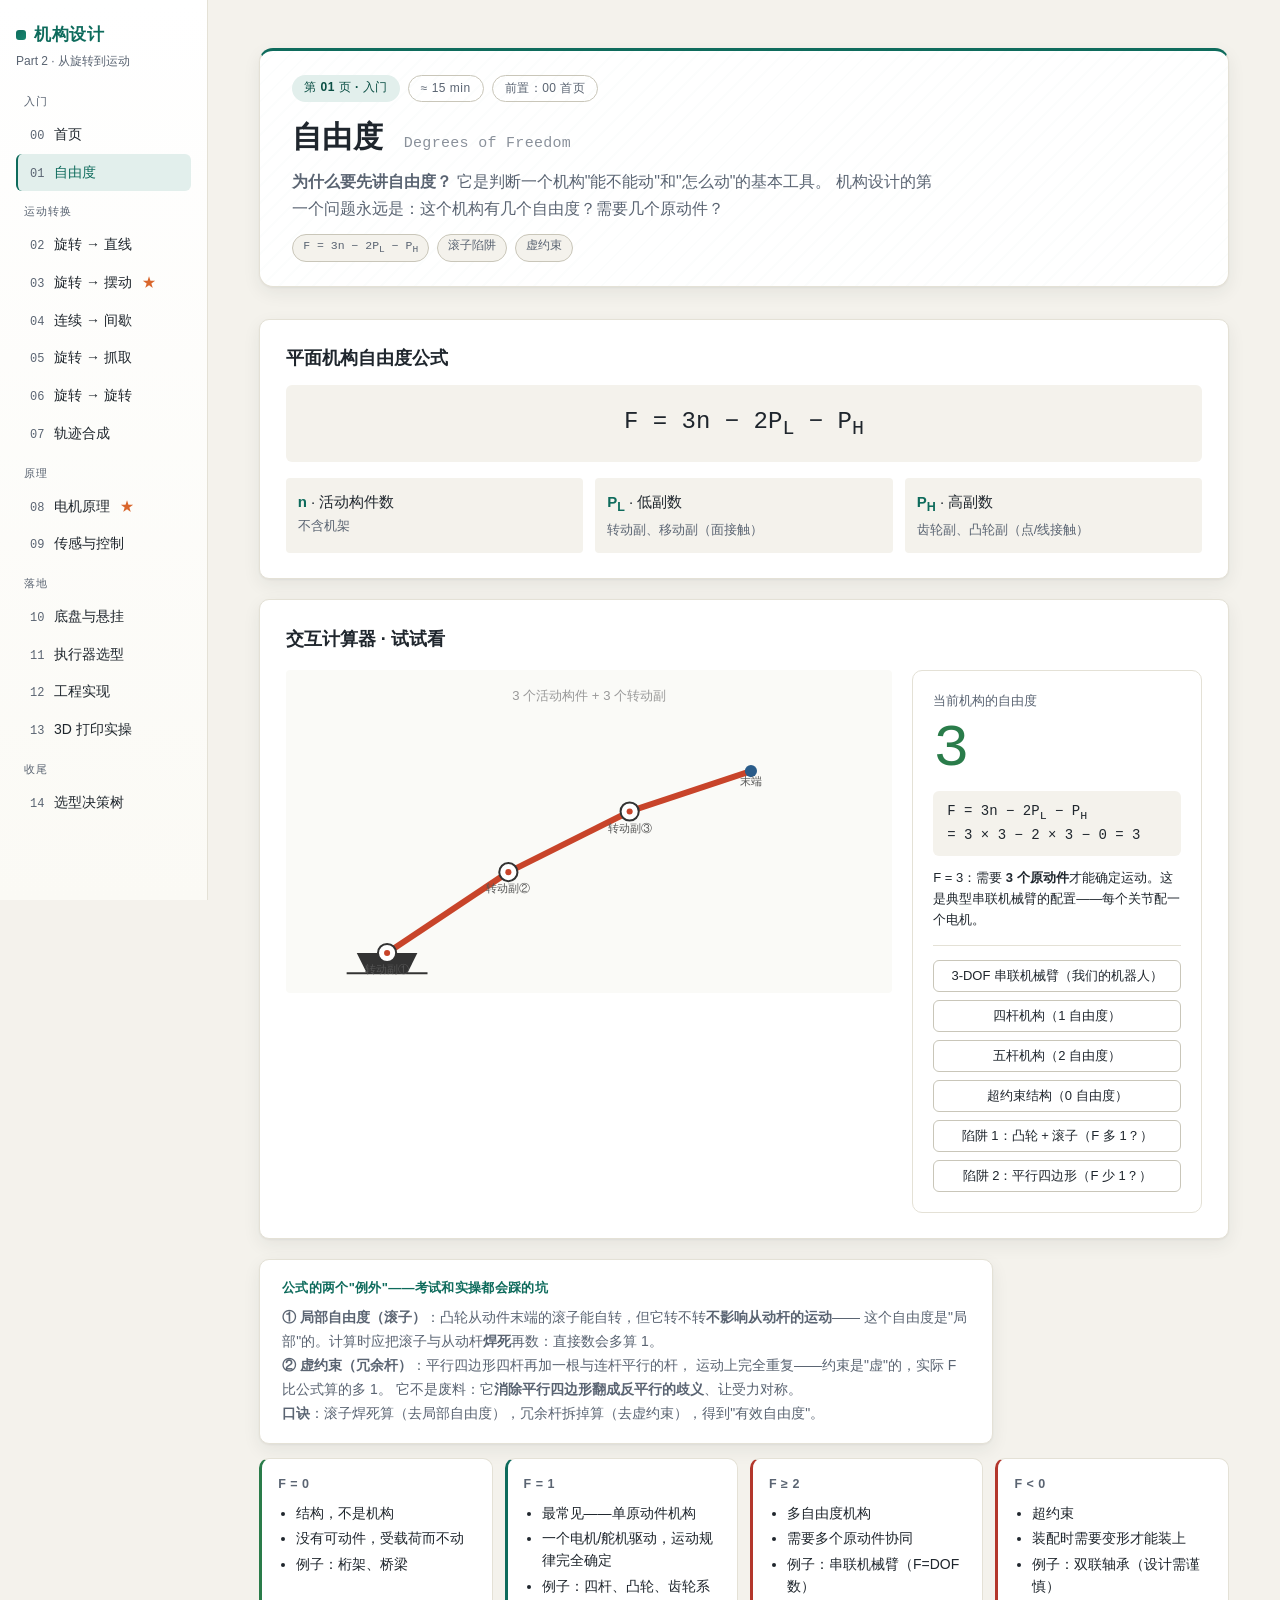
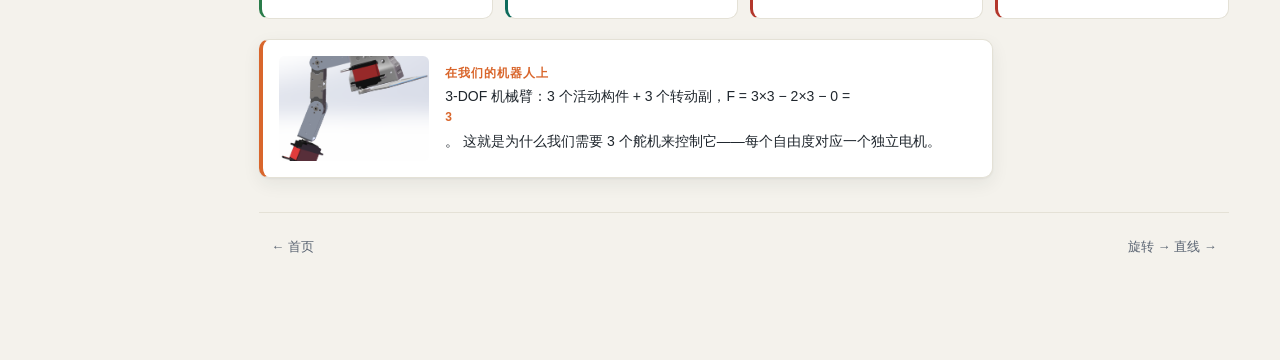
<file: part2_mechanisms/dof.html>
<!DOCTYPE html>
<html lang="zh-CN">
<head>
  <meta charset="UTF-8">
  <meta name="viewport" content="width=device-width, initial-scale=1">
  <title>自由度 · 机构设计 Part 2</title>
  <link rel="stylesheet" href="common/style.css">
</head>
<body>
  <div class="app">
    <div id="sidebar-mount"></div>

    <main class="main">
      <header class="page-hero" data-reveal>
        <div class="ph-kicker">
          <span class="chip">第 01 页 · 入门</span>
          <span class="chip chip-ghost">≈ 15 min</span>
          <span class="chip chip-ghost">前置：00 首页</span>
        </div>
        <h1 class="ph-title">自由度 <span class="en">Degrees of Freedom</span></h1>
        <p class="ph-lead">
          <strong>为什么要先讲自由度？</strong> 它是判断一个机构"能不能动"和"怎么动"的基本工具。
          机构设计的第一个问题永远是：这个机构有几个自由度？需要几个原动件？
        </p>
        <div class="ph-tags">
          <span class="tag">F = 3n − 2P<sub>L</sub> − P<sub>H</sub></span>
          <span class="tag">滚子陷阱</span>
          <span class="tag">虚约束</span>
        </div>
      </header>

      <div class="stage">
        <h3 style="margin:0 0 12px; font-size:18px;">平面机构自由度公式</h3>
        <div style="background:var(--bg); padding:18px 24px; border-radius:6px; text-align:center; font-size:24px; font-family:var(--mono); margin-bottom:16px;">
          F = 3n − 2P<sub>L</sub> − P<sub>H</sub>
        </div>
        <div style="display:grid; grid-template-columns:repeat(auto-fit, minmax(180px,1fr)); gap:12px;">
          <div style="padding:12px; background:var(--bg); border-radius:4px;">
            <strong style="color:var(--accent);">n</strong> · 活动构件数<br>
            <span style="font-size:13px; color:var(--ink-soft);">不含机架</span>
          </div>
          <div style="padding:12px; background:var(--bg); border-radius:4px;">
            <strong style="color:var(--accent);">P<sub>L</sub></strong> · 低副数<br>
            <span style="font-size:13px; color:var(--ink-soft);">转动副、移动副（面接触）</span>
          </div>
          <div style="padding:12px; background:var(--bg); border-radius:4px;">
            <strong style="color:var(--accent);">P<sub>H</sub></strong> · 高副数<br>
            <span style="font-size:13px; color:var(--ink-soft);">齿轮副、凸轮副（点/线接触）</span>
          </div>
        </div>
      </div>

      <div class="stage">
        <h3 style="margin:0 0 16px; font-size:18px;">交互计算器 · 试试看</h3>
        <div class="dof-playground">
          <div class="dof-stage-wrap">
            <svg id="dof-svg" viewBox="0 0 600 320" style="background:#fafaf7; border-radius:4px;"></svg>
            <div id="dof-anim-mount" class="dof-anim-mount"></div>
          </div>
          <div class="dof-stats">
            <div style="font-size:13px; color:var(--ink-soft);">当前机构的自由度</div>
            <div class="big-number" id="dof-f">3</div>
            <div class="formula">F = 3n − 2P<sub>L</sub> − P<sub>H</sub><br>
              = 3 × <span id="dof-n">3</span> − 2 × <span id="dof-pl">3</span> − <span id="dof-ph">0</span> = <span id="dof-result">3</span>
            </div>
            <div id="dof-meaning" style="font-size:13px; line-height:1.6;">
              F = 3：需要 <strong>3 个原动件</strong>才能确定运动。这是典型串联机械臂的配置——每个关节配一个电机。
            </div>
            <div style="margin-top:14px; padding-top:14px; border-top:1px solid var(--line); display:flex; flex-direction:column; gap:8px;">
              <button class="btn secondary" data-preset="arm">3-DOF 串联机械臂（我们的机器人）</button>
              <button class="btn secondary" data-preset="fourbar">四杆机构（1 自由度）</button>
              <button class="btn secondary" data-preset="fivebar">五杆机构（2 自由度）</button>
              <button class="btn secondary" data-preset="locked">超约束结构（0 自由度）</button>
              <button class="btn secondary" data-preset="roller">陷阱 1：凸轮 + 滚子（F 多 1？）</button>
              <button class="btn secondary" data-preset="parallelogram">陷阱 2：平行四边形（F 少 1？）</button>
            </div>
          </div>
        </div>
      </div>

      <div class="formula-block">
        <div class="f-title">公式的两个"例外"——考试和实操都会踩的坑</div>
        <div class="f-note">
          <strong>① 局部自由度（滚子）</strong>：凸轮从动件末端的滚子能自转，但它转不转<strong>不影响从动杆的运动</strong>——
          这个自由度是"局部"的。计算时应把滚子与从动杆<strong>焊死</strong>再数：直接数会多算 1。
          <br><strong>② 虚约束（冗余杆）</strong>：平行四边形四杆再加一根与连杆平行的杆，
          运动上完全重复——约束是"虚"的，实际 F 比公式算的多 1。
          它不是废料：它<strong>消除平行四边形翻成反平行的歧义</strong>、让受力对称。
          <br><strong>口诀</strong>：滚子焊死算（去局部自由度），冗余杆拆掉算（去虚约束），得到"有效自由度"。
        </div>
      </div>

      <div class="info-grid">
        <div class="info-card good">
          <h4>F = 0</h4>
          <ul>
            <li>结构，不是机构</li>
            <li>没有可动件，受载荷而不动</li>
            <li>例子：桁架、桥梁</li>
          </ul>
        </div>
        <div class="info-card use">
          <h4>F = 1</h4>
          <ul>
            <li>最常见——单原动件机构</li>
            <li>一个电机/舵机驱动，运动规律完全确定</li>
            <li>例子：四杆、凸轮、齿轮系</li>
          </ul>
        </div>
        <div class="info-card bad">
          <h4>F ≥ 2</h4>
          <ul>
            <li>多自由度机构</li>
            <li>需要多个原动件协同</li>
            <li>例子：串联机械臂（F=DOF 数）</li>
          </ul>
        </div>
        <div class="info-card bad">
          <h4>F &lt; 0</h4>
          <ul>
            <li>超约束</li>
            <li>装配时需要变形才能装上</li>
            <li>例子：双联轴承（设计需谨慎）</li>
          </ul>
        </div>
      </div>

      <div class="case-callout">
        <img src="assets/asabe/end-effector-picking.png" alt="3-DOF arm" loading="lazy">
        <div class="text">
          <strong>在我们的机器人上</strong>
          3-DOF 机械臂：3 个活动构件 + 3 个转动副，F = 3×3 − 2×3 − 0 = <strong>3</strong>。
          这就是为什么我们需要 3 个舵机来控制它——每个自由度对应一个独立电机。
        </div>
      </div>

      <div class="page-nav">
        <a href="index.html">← 首页</a>
        <a href="motion-linear.html">旋转 → 直线 →</a>
      </div>
    </main>
  </div>

  <script type="module">
    import { injectSidebar } from './common/sidebar.js';
    import { svg, line, circle, clear, toSvg, createControls } from './common/controls.js';
    import { TAU, deg, camLaw } from './common/math.js';

    injectSidebar('dof');

    const dofSvg = document.getElementById('dof-svg');
    const animMount = document.getElementById('dof-anim-mount');

    // 当前正在运行的预设动画控制器（凸轮+滚子 / 平行四边形）；切换预设时需 pause 掉
    let presetAnimCtl = null;
    function stopPresetAnim() {
      if (presetAnimCtl) { presetAnimCtl.pause(); presetAnimCtl = null; }
      animMount.innerHTML = '';
    }

    const PRESETS = {
      arm: {
        n: 3, pL: 3, pH: 0,
        meaning: 'F = 3：需要 <strong>3 个原动件</strong>才能确定运动。这是典型串联机械臂的配置——每个关节配一个电机。',
        draw: (svgEl) => {
          // 画 3-DOF 串联臂
          const base = { x: 100, y: 280 };
          const j1 = base;
          const j2 = { x: 220, y: 200 };
          const j3 = { x: 340, y: 140 };
          const j4 = { x: 460, y: 100 };

          // 机架（底座）
          svgEl.appendChild(svg('polygon', {
            points: `${base.x-30},${base.y} ${base.x+30},${base.y} ${base.x+20},${base.y+20} ${base.x-20},${base.y+20}`,
            fill: '#333',
          }));
          svgEl.appendChild(line(base.x-40, base.y+20, base.x+40, base.y+20, { stroke:'#333', 'stroke-width':2 }));

          // 三段臂
          svgEl.appendChild(line(j1.x, j1.y, j2.x, j2.y, { stroke: '#c8442a', 'stroke-width': 6 }));
          svgEl.appendChild(line(j2.x, j2.y, j3.x, j3.y, { stroke: '#c8442a', 'stroke-width': 6 }));
          svgEl.appendChild(line(j3.x, j3.y, j4.x, j4.y, { stroke: '#c8442a', 'stroke-width': 6 }));

          // 关节
          [j1, j2, j3].forEach(j => {
            svgEl.appendChild(circle(j.x, j.y, 9, { fill: 'white', stroke: '#333', 'stroke-width': 2 }));
            svgEl.appendChild(circle(j.x, j.y, 3, { fill: '#c8442a' }));
          });
          // 末端
          svgEl.appendChild(circle(j4.x, j4.y, 6, { fill: '#2a5c8a' }));

          // 标签
          const lbl = (p, t, dx=0, dy=20) => {
            const e = svg('text', { x: p.x+dx, y: p.y+dy, fill:'#555', 'font-size':11, 'font-family':'monospace', 'text-anchor':'middle' });
            e.textContent = t;
            svgEl.appendChild(e);
          };
          lbl(j1, '转动副①');
          lbl(j2, '转动副②');
          lbl(j3, '转动副③');
          lbl(j4, '末端', 0, 14);

          // 说明
          const t = svg('text', { x: 300, y: 30, 'text-anchor':'middle', fill:'#999', 'font-size':13 });
          t.textContent = '3 个活动构件 + 3 个转动副';
          svgEl.appendChild(t);
        }
      },
      fourbar: {
        n: 3, pL: 4, pH: 0,
        meaning: 'F = 1：只需 <strong>1 个原动件</strong>。曲柄一转，整个机构运动完全确定。这是为什么四杆是工程上最常用的机构之一。',
        draw: (svgEl) => {
          const A = { x: 140, y: 240 };
          const D = { x: 460, y: 240 };
          const B = { x: 200, y: 140 };
          const C = { x: 400, y: 140 };

          // 机架
          svgEl.appendChild(svg('polygon', { points: `${A.x-20},${A.y+5} ${A.x+20},${A.y+5} ${A.x+15},${A.y+20} ${A.x-15},${A.y+20}`, fill:'#333' }));
          svgEl.appendChild(svg('polygon', { points: `${D.x-20},${D.y+5} ${D.x+20},${D.y+5} ${D.x+15},${D.y+20} ${D.x-15},${D.y+20}`, fill:'#333' }));
          svgEl.appendChild(line(A.x, A.y, D.x, D.y, { stroke:'#333', 'stroke-width':3 }));
          svgEl.appendChild(line(A.x-30, A.y+20, A.x+30, A.y+20, { stroke:'#333', 'stroke-width':2 }));
          svgEl.appendChild(line(D.x-30, D.y+20, D.x+30, D.y+20, { stroke:'#333', 'stroke-width':2 }));

          // 4 根杆
          svgEl.appendChild(line(A.x, A.y, B.x, B.y, { stroke:'#c8442a', 'stroke-width':5 }));
          svgEl.appendChild(line(B.x, B.y, C.x, C.y, { stroke:'#2a5c8a', 'stroke-width':5 }));
          svgEl.appendChild(line(D.x, D.y, C.x, C.y, { stroke:'#2a7c4a', 'stroke-width':5 }));

          // 关节
          [A, B, C, D].forEach(p => {
            svgEl.appendChild(circle(p.x, p.y, 7, { fill:'white', stroke:'#333', 'stroke-width':2 }));
          });

          // 标签
          const lbl = (p, t) => {
            const e = svg('text', { x:p.x, y:p.y-12, fill:'#555', 'font-size':11, 'font-family':'monospace', 'text-anchor':'middle' });
            e.textContent = t;
            svgEl.appendChild(e);
          };
          lbl(A, 'A·副1');
          lbl(B, 'B·副2');
          lbl(C, 'C·副3');
          lbl(D, 'D·副4');

          const t = svg('text', { x: 300, y: 30, 'text-anchor':'middle', fill:'#999', 'font-size':13 });
          t.textContent = '3 个活动构件 + 4 个转动副';
          svgEl.appendChild(t);
        }
      },
      fivebar: {
        n: 4, pL: 5, pH: 0,
        meaning: 'F = 2：需要 <strong>2 个原动件</strong>。常见于并联机构和需要轨迹规划的场合。',
        draw: (svgEl) => {
          const A = { x: 180, y: 250 };
          const E = { x: 420, y: 250 };
          const B = { x: 140, y: 130 };
          const D = { x: 460, y: 130 };
          const C = { x: 300, y: 80 };

          // 机架
          svgEl.appendChild(line(A.x, A.y, E.x, E.y, { stroke:'#333', 'stroke-width':3 }));
          svgEl.appendChild(svg('polygon', { points: `${A.x-20},${A.y+5} ${A.x+20},${A.y+5} ${A.x+15},${A.y+20} ${A.x-15},${A.y+20}`, fill:'#333' }));
          svgEl.appendChild(svg('polygon', { points: `${E.x-20},${E.y+5} ${E.x+20},${E.y+5} ${E.x+15},${E.y+20} ${E.x-15},${E.y+20}`, fill:'#333' }));

          svgEl.appendChild(line(A.x, A.y, B.x, B.y, { stroke:'#c8442a', 'stroke-width':5 }));
          svgEl.appendChild(line(B.x, B.y, C.x, C.y, { stroke:'#2a5c8a', 'stroke-width':5 }));
          svgEl.appendChild(line(C.x, C.y, D.x, D.y, { stroke:'#2a5c8a', 'stroke-width':5 }));
          svgEl.appendChild(line(D.x, D.y, E.x, E.y, { stroke:'#c8442a', 'stroke-width':5 }));

          [A, B, C, D, E].forEach(p => {
            svgEl.appendChild(circle(p.x, p.y, 7, { fill:'white', stroke:'#333', 'stroke-width':2 }));
          });

          const t = svg('text', { x: 300, y: 30, 'text-anchor':'middle', fill:'#999', 'font-size':13 });
          t.textContent = '4 个活动构件 + 5 个转动副';
          svgEl.appendChild(t);
        }
      },
      locked: {
        n: 2, pL: 3, pH: 0,
        meaning: 'F = 0：<strong>结构而非机构</strong>——受力但不运动。设计成机构会卡死。',
        draw: (svgEl) => {
          // 三角形（最稳定的结构）
          const A = { x: 150, y: 240 };
          const B = { x: 450, y: 240 };
          const C = { x: 300, y: 80 };
          svgEl.appendChild(line(A.x, A.y, B.x, B.y, { stroke:'#333', 'stroke-width':5 }));
          svgEl.appendChild(line(A.x, A.y, C.x, C.y, { stroke:'#a13030', 'stroke-width':5 }));
          svgEl.appendChild(line(B.x, B.y, C.x, C.y, { stroke:'#a13030', 'stroke-width':5 }));
          svgEl.appendChild(svg('polygon', { points: `${A.x-20},${A.y+5} ${A.x+20},${A.y+5} ${A.x+15},${A.y+20} ${A.x-15},${A.y+20}`, fill:'#333' }));
          svgEl.appendChild(svg('polygon', { points: `${B.x-20},${B.y+5} ${B.x+20},${B.y+5} ${B.x+15},${B.y+20} ${B.x-15},${B.y+20}`, fill:'#333' }));
          [A, B, C].forEach(p => {
            svgEl.appendChild(circle(p.x, p.y, 7, { fill:'white', stroke:'#333', 'stroke-width':2 }));
          });
          const t = svg('text', { x: 300, y: 30, 'text-anchor':'middle', fill:'#999', 'font-size':13 });
          t.textContent = '2 个活动构件 + 3 个转动副（三角形=结构）';
          svgEl.appendChild(t);
        }
      },
      roller: {
        // 凸轮 + 滚子从动件：直接数 F=2（滚子自转多算 1），有效 F=1
        n: 3, pL: 3, pH: 1,
        effF: 1,
        meaning: '<strong>陷阱！</strong>直接数：n=3（凸轮/从动杆/滚子），P<sub>L</sub>=3，P<sub>H</sub>=1（凸轮副）→ F = 9−6−1 = <strong>2</strong>？<br>但滚子自转是<strong>局部自由度</strong>（焊死滚子运动不变）→ 有效 <strong>F = 1，1 个原动件</strong>即可。滚子的作用只是把滑动摩擦换成滚动摩擦。<br>👇 看动画：点下方「焊死滚子」——从动杆升降完全不变，证明这 1 个自由度是局部的。',
        anim(svgEl, mount) {
          const O1 = { x: 230, y: 240 };   // 凸轮中心
          const r0 = 50, h = 34, RR = 15;  // 基圆 / 升程 / 滚子半径
          const BF = -Math.PI / 2;         // 从动件方向：滚子在凸轮正上方
          const DWELL = 0.40;              // 停歇段占比（升-停-回-停）
          const beta = Math.PI * (1 - DWELL);
          const delta = Math.PI * DWELL;   // 2β + 2δ = 2π
          let welded = false;

          const contactR = (phi) => r0 + h * camLaw(phi, beta, delta);

          // 滚子自转角（沿凸轮廓形纯滚动近似：ψ ≈ −∫rb dφ / RR）
          function rollerSpin(phi) {
            const N = 72;
            let acc = 0, prev = contactR(0);
            for (let i = 1; i <= N; i++) {
              const r = contactR((i / N) * phi);
              acc += 0.5 * (prev + r) * (phi / N);
              prev = r;
            }
            return -acc / RR;
          }
          function phaseName(phi) {
            const x = ((phi % TAU) + TAU) % TAU;
            if (x < beta) return '升程 ↑';
            if (x < beta + delta) return '远休（停歇）';
            if (x < 2 * beta + delta) return '回程 ↓';
            return '近休（停歇）';
          }

          function render(phi) {
            clear(svgEl);
            const lift = h * camLaw(phi, beta, delta);
            const rb = r0 + lift;
            const rcx = O1.x;
            const rcy = O1.y - (rb + RR);   // 滚子中心（正上方）

            // —— 机架：顶板地面符号 + 两条固定导轨（移动副的固定部分）——
            svgEl.appendChild(line(O1.x - 64, 40, O1.x + 64, 40, { stroke:'#3a3f45', 'stroke-width':2.5 }));
            for (let gx = O1.x - 58; gx <= O1.x + 58; gx += 10) {
              svgEl.appendChild(line(gx, 40, gx - 7, 47, { stroke:'#3a3f45', 'stroke-width':1 }));
            }
            svgEl.appendChild(line(O1.x - 24, 40, O1.x - 24, 130, { stroke:'#8a919b', 'stroke-width':3 }));
            svgEl.appendChild(line(O1.x + 24, 40, O1.x + 24, 130, { stroke:'#8a919b', 'stroke-width':3 }));
            for (let y = 48; y <= 122; y += 12) {
              svgEl.appendChild(line(O1.x - 24, y, O1.x - 31, y + 7, { stroke:'#8a919b', 'stroke-width':1 }));
              svgEl.appendChild(line(O1.x + 24, y, O1.x + 31, y + 7, { stroke:'#8a919b', 'stroke-width':1 }));
            }

            // —— 凸轮（绕 O1 旋转；group 内 +y 向下，故 BF=−π/2 指向正上方）——
            const camG = svg('g', { transform:`translate(${O1.x},${O1.y}) rotate(${deg(BF - phi)})` });
            camG.appendChild(circle(0, 0, r0, { fill:'none', stroke:'#d9c2bd', 'stroke-width':1, 'stroke-dasharray':'4 4' }));
            let d = '';
            for (let i = 0; i <= 96; i++) {
              const a = (i / 96) * TAU;
              const rr = r0 + h * camLaw(a, beta, delta);
              d += (i ? 'L' : 'M') + (rr * Math.cos(a)).toFixed(1) + ',' + (rr * Math.sin(a)).toFixed(1);
            }
            d += 'Z';
            camG.appendChild(svg('path', { d, fill:'#fde7e0', stroke:'#c8442a', 'stroke-width':2 }));
            camG.appendChild(line(0, 0, r0 * 0.85, 0, { stroke:'#7a2218', 'stroke-width':2.5 })); // 转向标记
            camG.appendChild(circle(0, 0, 5, { fill:'#333' }));
            svgEl.appendChild(camG);
            // 凸轮轴支座（机架一部分，固定）
            svgEl.appendChild(svg('polygon', { points:`${O1.x - 16},${O1.y + 15} ${O1.x + 16},${O1.y + 15} ${O1.x},${O1.y}`, fill:'#3a3f45' }));

            // —— 从动杆：滑块（在导轨内上下平移）+ 茎 + 滚子销 ——
            const sliderY = rcy - 92;
            svgEl.appendChild(svg('rect', { x:O1.x - 21, y:sliderY, width:42, height:26, fill:'#2a5c8a', rx:3, stroke:'#1a2540', 'stroke-width':1.5 }));
            svgEl.appendChild(line(O1.x, sliderY + 26, O1.x, rcy, { stroke:'#2a5c8a', 'stroke-width':7 }));

            // —— 滚子（含转向标记；焊死时标记固定朝上，自由时累计转动）——
            const psi = welded ? -Math.PI / 2 : rollerSpin(phi);
            const rollerG = svg('g', { transform:`translate(${rcx},${rcy}) rotate(${deg(psi)})` });
            rollerG.appendChild(circle(0, 0, RR, { fill:'white', stroke:'#d9662c', 'stroke-width':2.5 }));
            rollerG.appendChild(line(0, 0, RR, 0, { stroke:'#d9662c', 'stroke-width':2.5 }));
            rollerG.appendChild(line(0, 0, -RR * 0.6, 0, { stroke:'#d9662c', 'stroke-width':1.5, opacity:0.5 }));
            rollerG.appendChild(circle(0, 0, 3, { fill:'#d9662c' }));
            svgEl.appendChild(rollerG);

            // 接触点（高副·点接触）标注
            const contactY = O1.y - rb;
            svgEl.appendChild(circle(O1.x, contactY, 2.5, { fill:'#7a2218' }));

            // —— 构件标注 ——
            const lbl = (x, y, t, c, anchor='start') => {
              const e = svg('text', { x, y, fill:c || '#555', 'font-size':12, 'font-family':'monospace', 'text-anchor':anchor });
              e.textContent = t; svgEl.appendChild(e);
            };
            lbl(O1.x - 70, O1.y + 4, '凸轮', '#c8442a', 'end');
            lbl(O1.x + 34, sliderY + 14, '从动杆', '#2a5c8a');
            lbl(O1.x + 34, rcy + 4, '滚子', '#d9662c');
            lbl(O1.x, 22, '机架·导轨', '#3a3f45', 'middle');
            lbl(O1.x + 34, contactY + 4, '点接触·高副', '#7a2218');

            // 顶部状态条
            const spinDeg = welded ? '0°（焊死）' : (deg(((psi % TAU) + TAU) % TAU)).toFixed(0) + '°';
            const top = svg('text', { x:300, y:22, 'text-anchor':'middle', fill:'#999', 'font-size':13 });
            top.textContent = `${phaseName(phi)} · 从动杆升程 s = ${lift.toFixed(0)} mm · 滚子转角 ${spinDeg}`;
            svgEl.appendChild(top);

            // 底部模式说明
            const cap = svg('text', { x:300, y:306, 'text-anchor':'middle', fill:welded ? '#0e6b5c' : '#d9662c', 'font-size':12.5 });
            cap.textContent = welded
              ? '滚子焊死后：从动杆升降 完全不变 → 这 1 个自由度是「局部」的，应从 F 中减去'
              : '滚子自转（橙色标记）↔ 从动杆升降 相互独立 → 局部自由度，减 1';
            svgEl.appendChild(cap);
          }

          // 控制条 + 焊死切换
          mount.innerHTML = '<div class="dof-anim-ctl"></div><button class="btn secondary dof-weld" type="button">🧊 焊死滚子（验证局部自由度）</button>';
          const ctl = createControls(mount.querySelector('.dof-anim-ctl'), { duration:5400, onTick:(p) => render(p * TAU) });
          presetAnimCtl = ctl;
          const weldBtn = mount.querySelector('.dof-weld');
          weldBtn.addEventListener('click', () => {
            welded = !welded;
            weldBtn.textContent = welded ? '🔄 放开滚子' : '🧊 焊死滚子（验证局部自由度）';
            weldBtn.classList.toggle('secondary', !welded);
            render(ctl.getPhase() * TAU);
          });
        }
      },
      parallelogram: {
        // 平行四边形 + 冗余杆：直接数 F=0（虚约束多算 1 个 P_L），有效 F=1
        n: 4, pL: 6, pH: 0,
        effF: 1,
        meaning: '<strong>陷阱！</strong>直接数：n=4，P<sub>L</sub>=6 → F = 12−12 = <strong>0</strong>？<br>但中间那根杆与连杆平行等长——它加的约束是<strong>虚约束</strong>（拆掉运动不变）→ 有效 <strong>F = 1</strong>。冗余杆的真正作用：防"反平行"翻转 + 双点受力。<br>👇 看动画：点「拆掉冗余杆」——机构运动完全不变，证明这 1 个约束是虚的。',
        anim(svgEl, mount) {
          const A = { x: 150, y: 168 }, B = { x: 450, y: 168 }; // 机架铰（曲柄整周转，取中高）
          const L = 105;                    // 侧杆长 AC = BD
          const TH0 = -70 * Math.PI / 180;  // 起始相位（右上，接近原图姿态）
          let removed = false;              // 是否拆掉冗余杆

          function render(phase) {
            clear(svgEl);
            const th = TH0 + phase * TAU;
            const u = { x: Math.cos(th), y: Math.sin(th) };
            const C = { x: A.x + L * u.x, y: A.y + L * u.y };
            const D = { x: B.x + L * u.x, y: B.y + L * u.y };   // BD ∥ AC → ABCD 恒为平行四边形
            const E = { x: (A.x + C.x) / 2, y: (A.y + C.y) / 2 }; // 冗余杆铰：严格取 AC 中点
            const F = { x: (B.x + D.x) / 2, y: (B.y + D.y) / 2 }; // 与 BD 中点 → EF 恒 ∥ AB ∥ CD

            // C/D 轨迹圆（虚线）
            [A, B].forEach(p => svgEl.appendChild(circle(p.x, p.y, L, { fill:'none', stroke:'#e3e0d6', 'stroke-width':1, 'stroke-dasharray':'4 4' })));

            // 机架 A—B + 支座
            svgEl.appendChild(line(A.x, A.y, B.x, B.y, { stroke:'#333', 'stroke-width':3 }));
            [A, B].forEach(p => {
              svgEl.appendChild(svg('polygon', { points: `${p.x-18},${p.y+5} ${p.x+18},${p.y+5} ${p.x+13},${p.y+19} ${p.x-13},${p.y+19}`, fill:'#333' }));
            });

            // 三根活动杆：AC、BD（曲柄，绿）+ CD（连杆，平移不自转，蓝）
            svgEl.appendChild(line(A.x, A.y, C.x, C.y, { stroke:'#0e6b5c', 'stroke-width':5 }));
            svgEl.appendChild(line(B.x, B.y, D.x, D.y, { stroke:'#0e6b5c', 'stroke-width':5 }));
            svgEl.appendChild(line(C.x, C.y, D.x, D.y, { stroke:'#2a5c8a', 'stroke-width':5 }));

            // 冗余杆 EF（虚线，铰在两根侧杆中点上，随机构一起运动）
            if (!removed) {
              svgEl.appendChild(line(E.x, E.y, F.x, F.y, { stroke:'#d9662c', 'stroke-width':4, 'stroke-dasharray':'7 4' }));
            }

            // 铰：A/B（机架）、C/D（连杆）；装冗余杆时另有 E/F
            const joints = [[A,'A','#333',6.5],[B,'B','#333',6.5],[C,'C','#333',6.5],[D,'D','#333',6.5]];
            if (!removed) joints.push([E,'E','#d9662c',5.5],[F,'F','#d9662c',5.5]);
            joints.forEach(([p, lab, col, r]) => {
              svgEl.appendChild(circle(p.x, p.y, r, { fill:'white', stroke:col, 'stroke-width':2 }));
              const t = svg('text', { x:p.x, y:p.y - 11, 'text-anchor':'middle', fill:'#555', 'font-size':11, 'font-family':'monospace' });
              t.textContent = lab; svgEl.appendChild(t);
            });

            // 顶部状态 + 底部说明
            const top = svg('text', { x:300, y:22, 'text-anchor':'middle', fill:'#999', 'font-size':13 });
            top.textContent = `平行四边形机构 · 曲柄转过 θ = ${(phase * 360).toFixed(0)}° · 连杆 CD 平移（自身不转）`;
            svgEl.appendChild(top);
            const cap = svg('text', { x:300, y:306, 'text-anchor':'middle', fill:removed ? '#0e6b5c' : '#d9662c', 'font-size':12.5 });
            cap.textContent = removed
              ? '拆掉冗余杆：曲柄照转、连杆照旧平移 → 约束是「虚」的，有效 F = 1'
              : '冗余杆 EF 恒 ∥ AB ∥ CD → 约束与四杆完全重复 = 虚约束（直接数 F=0）';
            svgEl.appendChild(cap);
          }

          // 控制条 + 拆杆切换
          mount.innerHTML = '<div class="dof-anim-ctl"></div><button class="btn secondary dof-remove" type="button">🗑 拆掉冗余杆（验证虚约束）</button>';
          const ctl = createControls(mount.querySelector('.dof-anim-ctl'), { duration:5000, onTick: render });
          presetAnimCtl = ctl;
          const rmBtn = mount.querySelector('.dof-remove');
          rmBtn.addEventListener('click', () => {
            removed = !removed;
            rmBtn.textContent = removed ? '🔧 装回冗余杆' : '🗑 拆掉冗余杆（验证虚约束）';
            rmBtn.classList.toggle('secondary', !removed);
            render(ctl.getPhase());
          });
        }
      },
    };

    function renderPreset(name) {
      stopPresetAnim();
      const preset = PRESETS[name];
      clear(dofSvg);
      if (preset.anim) preset.anim(dofSvg, animMount);
      else preset.draw(dofSvg);

      const F = 3 * preset.n - 2 * preset.pL - preset.pH;
      document.getElementById('dof-n').textContent = preset.n;
      document.getElementById('dof-pl').textContent = preset.pL;
      document.getElementById('dof-ph').textContent = preset.pH;
      // 陷阱预设：公式直接算出的 F（rawF === F 恒成立；有效 F 在 meaning 里解释）
      document.getElementById('dof-result').textContent = F;
      document.getElementById('dof-f').textContent = preset.effF !== undefined ? preset.effF : F;
      document.getElementById('dof-meaning').innerHTML = preset.meaning;

      const shown = preset.effF !== undefined ? preset.effF : F;
      const fEl = document.getElementById('dof-f');
      fEl.style.color = shown === 0 ? 'var(--bad)' : shown === 1 ? 'var(--accent)' : shown >= 2 ? 'var(--good)' : 'var(--bad)';
    }

    document.querySelectorAll('[data-preset]').forEach(btn => {
      btn.addEventListener('click', () => renderPreset(btn.dataset.preset));
    });

    renderPreset('arm');
  </script>
</body>
</html>
</file>
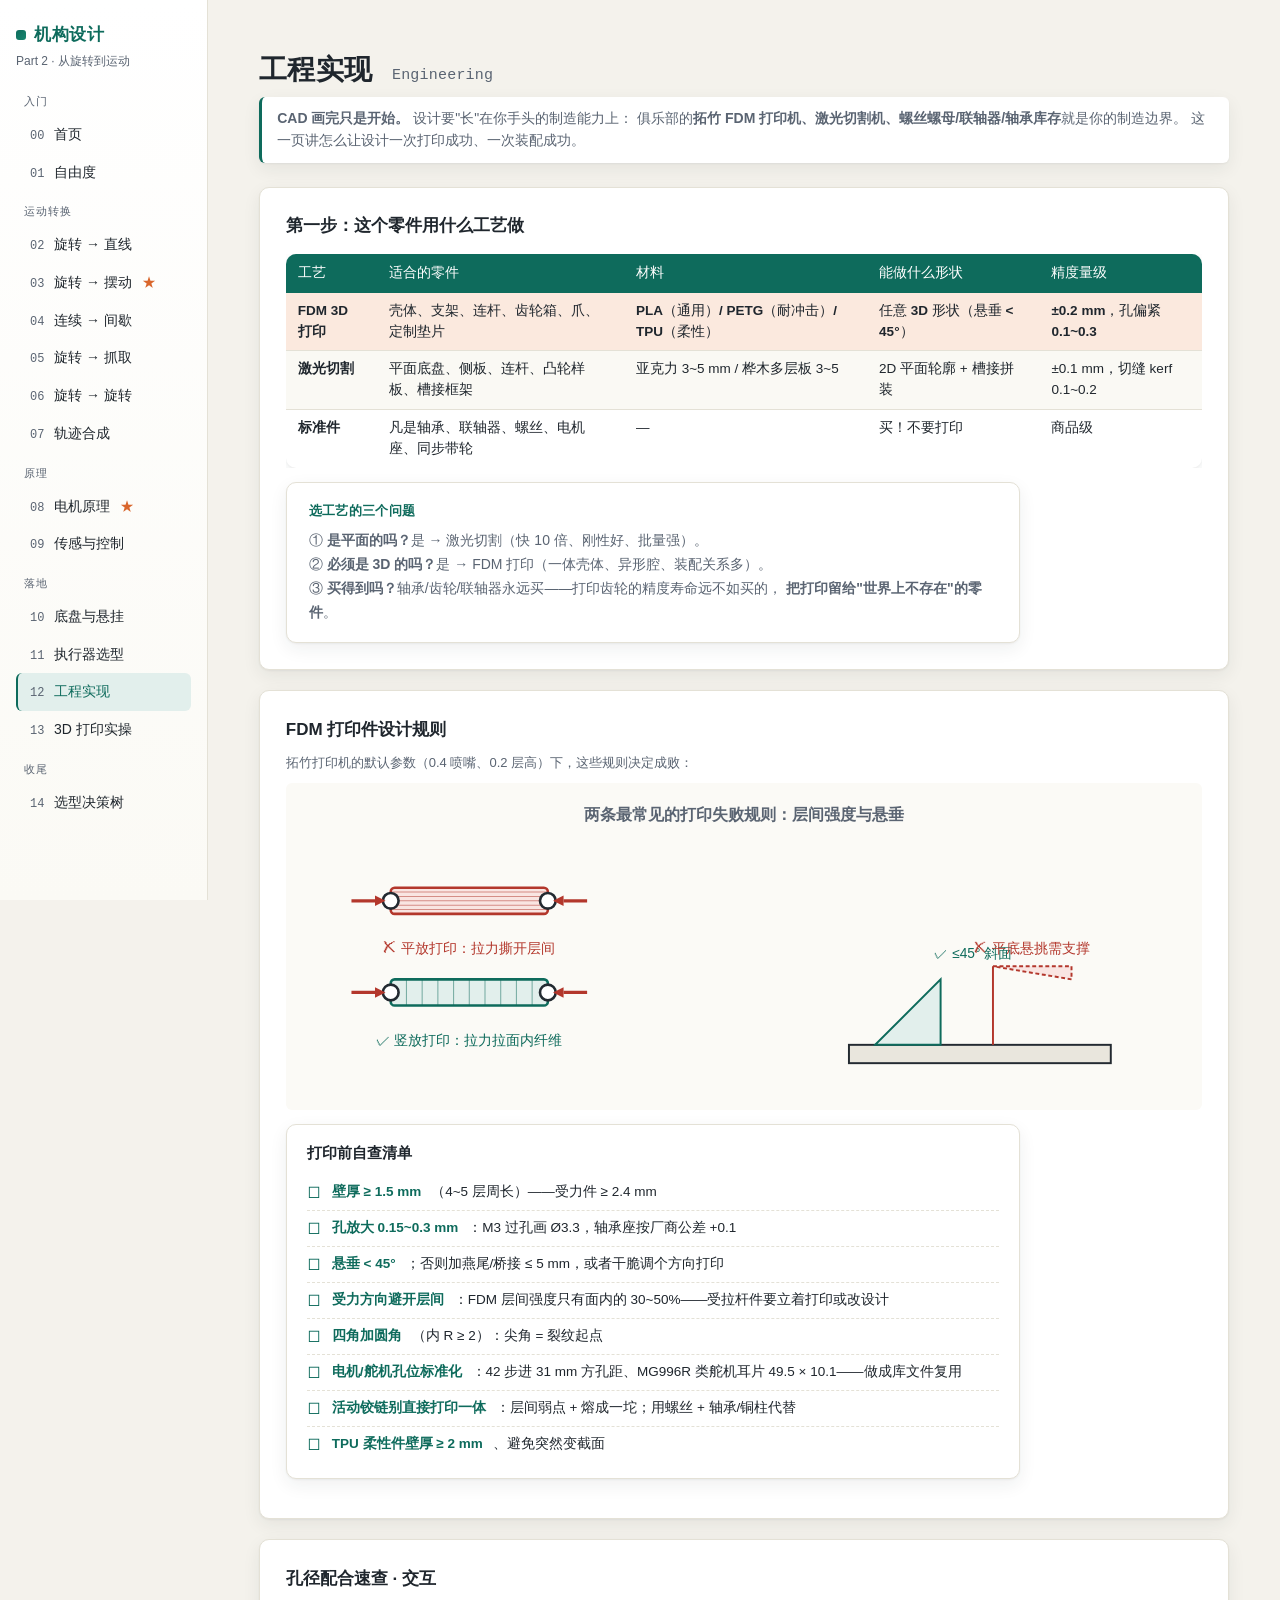
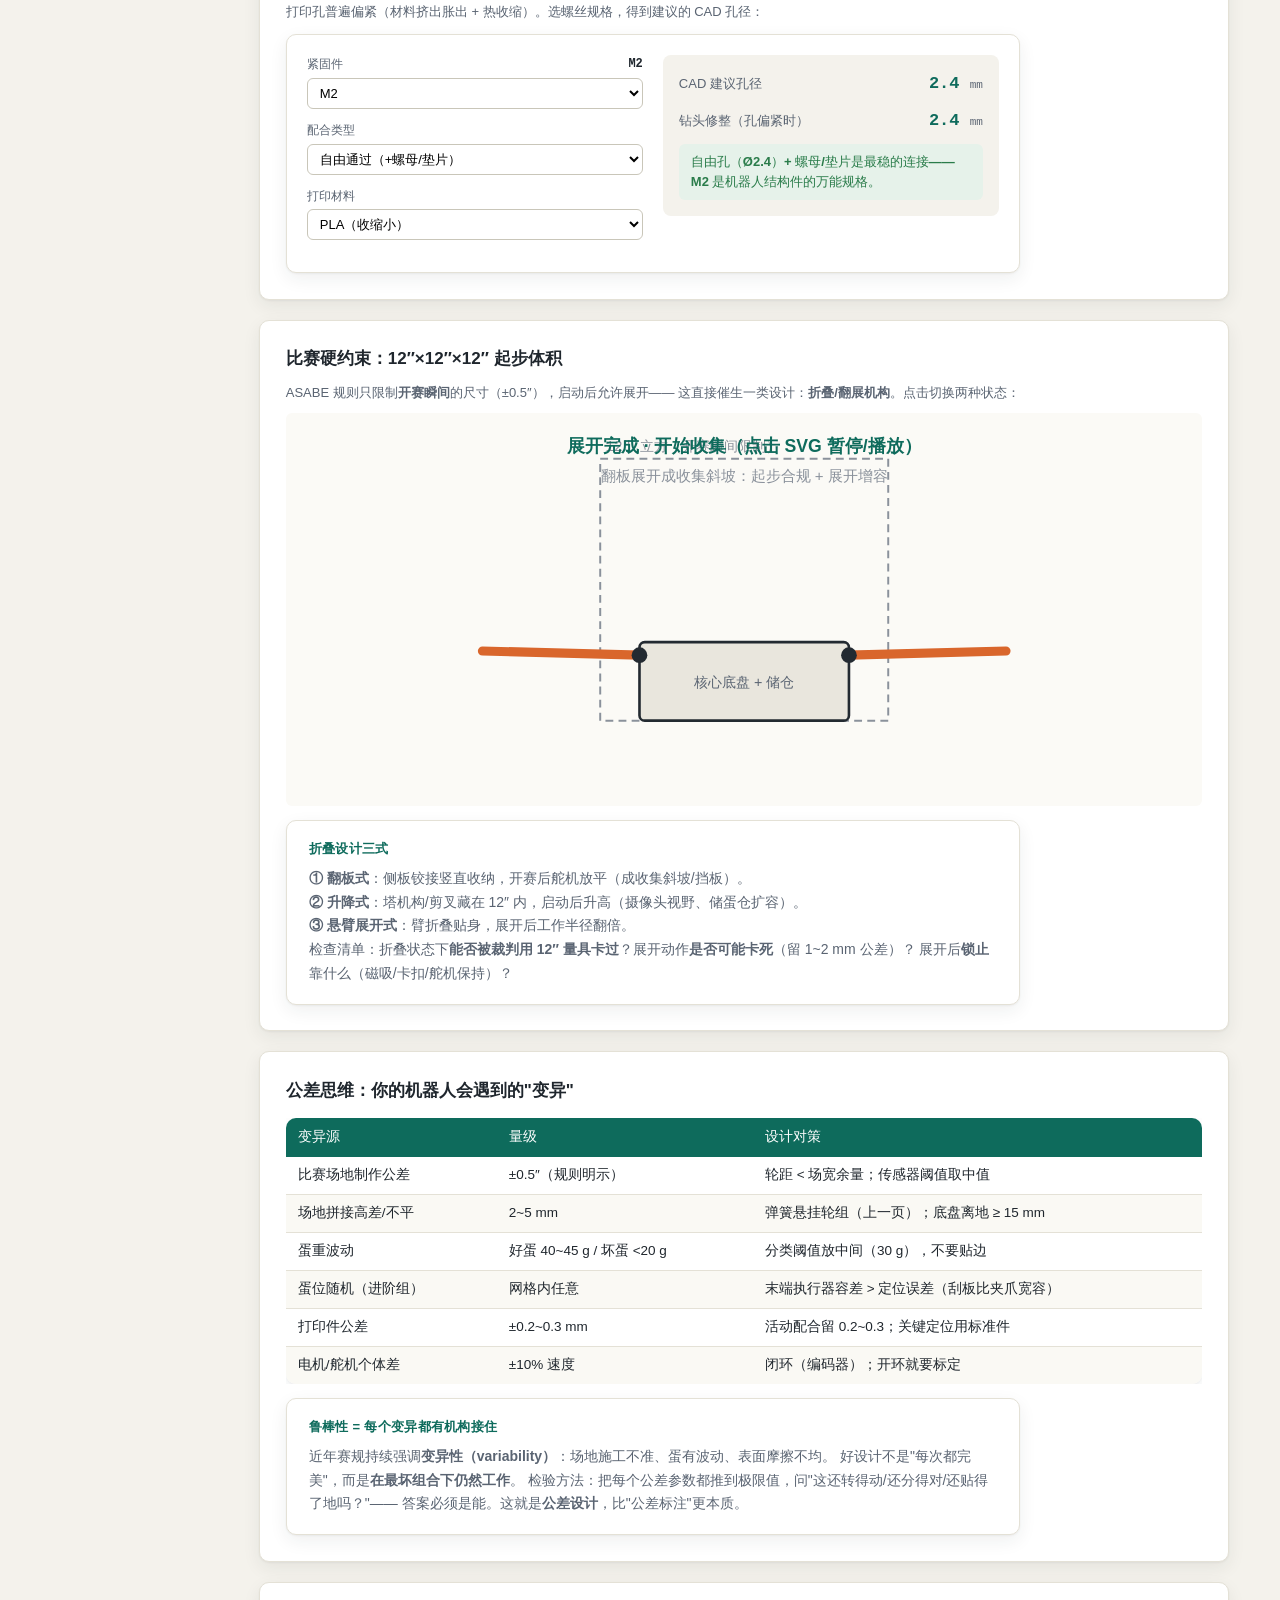
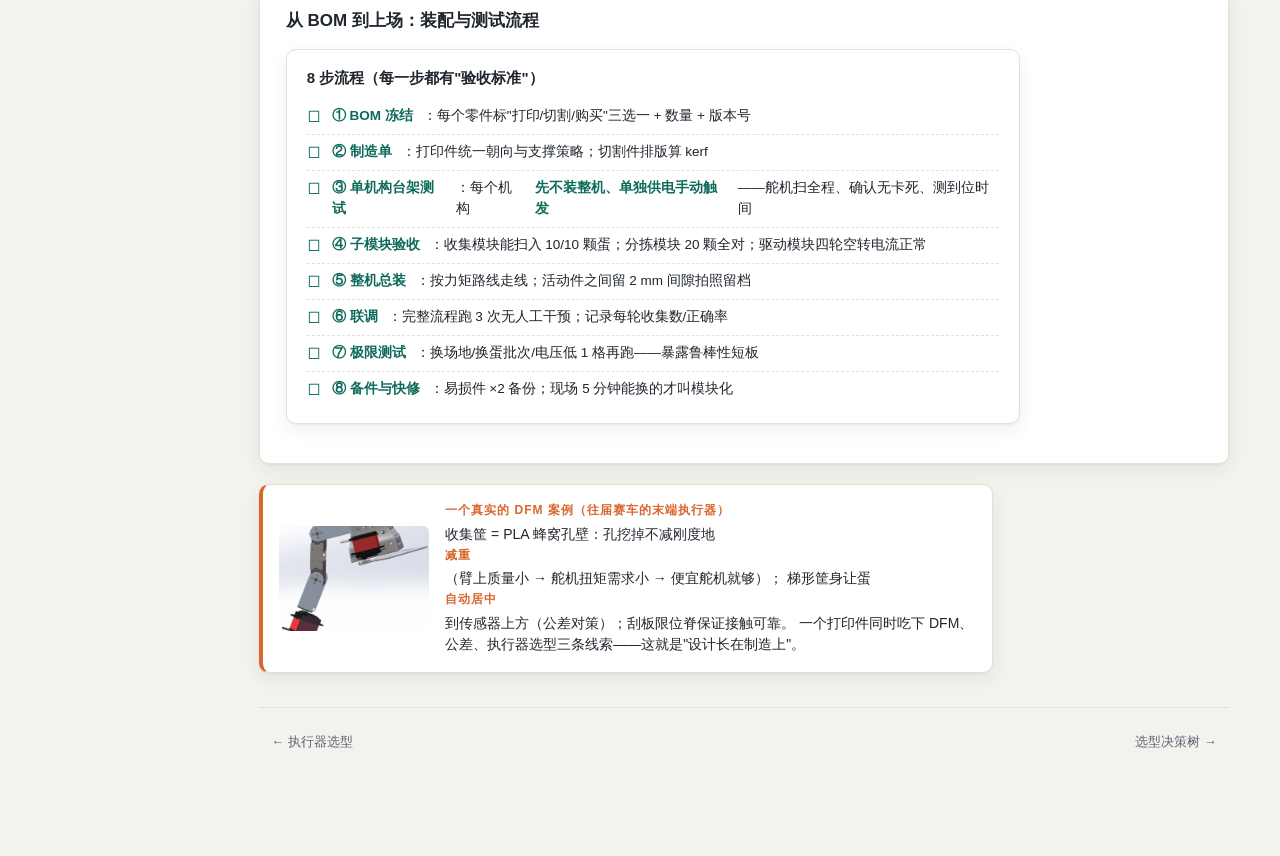
<file: part2_mechanisms/engineering.html>
<!DOCTYPE html>
<html lang="zh-CN">
<head>
  <meta charset="UTF-8">
  <meta name="viewport" content="width=device-width, initial-scale=1">
  <title>工程实现 · 机构设计 Part 2</title>
  <link rel="stylesheet" href="common/style.css">
</head>
<body>
  <div class="app">
    <div id="sidebar-mount"></div>
    <main class="main">
      <h1 class="page-title">工程实现 <span class="en">Engineering</span></h1>
      <p class="need-hint">
        <strong>CAD 画完只是开始。</strong> 设计要"长"在你手头的制造能力上：
        俱乐部的<strong>拓竹 FDM 打印机、激光切割机、螺丝螺母/联轴器/轴承库存</strong>就是你的制造边界。
        这一页讲怎么让设计一次打印成功、一次装配成功。
      </p>

      <!-- ===== 制造方式决策 ===== -->
      <section class="stage">
        <h3>第一步：这个零件用什么工艺做</h3>
        <div class="data-table-wrap">
          <table class="data-table">
            <thead><tr><th>工艺</th><th>适合的零件</th><th>材料</th><th>能做什么形状</th><th>精度量级</th></tr></thead>
            <tbody>
              <tr class="hl">
                <td><strong>FDM 3D 打印</strong></td>
                <td>壳体、支架、连杆、齿轮箱、爪、定制垫片</td>
                <td>PLA（通用）/ PETG（耐冲击）/ TPU（柔性）</td>
                <td>任意 3D 形状（悬垂 &lt; 45°）</td>
                <td>±0.2 mm，孔偏紧 0.1~0.3</td>
              </tr>
              <tr>
                <td><strong>激光切割</strong></td>
                <td>平面底盘、侧板、连杆、凸轮样板、槽接框架</td>
                <td>亚克力 3~5 mm / 桦木多层板 3~5</td>
                <td>2D 平面轮廓 + 槽接拼装</td>
                <td>±0.1 mm，切缝 kerf 0.1~0.2</td>
              </tr>
              <tr>
                <td><strong>标准件</strong></td>
                <td>凡是轴承、联轴器、螺丝、电机座、同步带轮</td>
                <td>—</td>
                <td>买！不要打印</td>
                <td>商品级</td>
              </tr>
            </tbody>
          </table>
        </div>
        <div class="formula-block" style="margin-bottom:0;">
          <div class="f-title">选工艺的三个问题</div>
          <div class="f-note">
            ① <strong>是平面的吗？</strong>是 → 激光切割（快 10 倍、刚性好、批量强）。<br>
            ② <strong>必须是 3D 的吗？</strong>是 → FDM 打印（一体壳体、异形腔、装配关系多）。<br>
            ③ <strong>买得到吗？</strong>轴承/齿轮/联轴器永远买——打印齿轮的精度寿命远不如买的，
            <strong>把打印留给"世界上不存在"的零件</strong>。
          </div>
        </div>
      </section>

      <!-- ===== 3D 打印设计规则 ===== -->
      <section class="stage">
        <h3>FDM 打印件设计规则</h3>
        <p style="color:var(--ink-soft); font-size:13px; margin:0 0 10px;">
          拓竹打印机的默认参数（0.4 喷嘴、0.2 层高）下，这些规则决定成败：
        </p>
        <svg id="fdm-svg" viewBox="0 0 700 250"></svg>
        <div class="checklist">
          <div class="cl-title">打印前自查清单</div>
          <ul>
            <li><strong>壁厚 ≥ 1.5 mm</strong>（4~5 层周长）——受力件 ≥ 2.4 mm</li>
            <li><strong>孔放大 0.15~0.3 mm</strong>：M3 过孔画 Ø3.3，轴承座按厂商公差 +0.1</li>
            <li><strong>悬垂 &lt; 45°</strong>；否则加燕尾/桥接 ≤ 5 mm，或者干脆调个方向打印</li>
            <li><strong>受力方向避开层间</strong>：FDM 层间强度只有面内的 30~50%——受拉杆件要立着打印或改设计</li>
            <li><strong>四角加圆角</strong>（内 R ≥ 2）：尖角 = 裂纹起点</li>
            <li><strong>电机/舵机孔位标准化</strong>：42 步进 31 mm 方孔距、MG996R 类舵机耳片 49.5 × 10.1——做成库文件复用</li>
            <li><strong>活动铰链别直接打印一体</strong>：层间弱点 + 熔成一坨；用螺丝 + 轴承/铜柱代替</li>
            <li><strong>TPU 柔性件壁厚 ≥ 2 mm</strong>、避免突然变截面</li>
          </ul>
        </div>
      </section>

      <!-- ===== 孔径配合速查 ===== -->
      <section class="stage">
        <h3>孔径配合速查 · 交互</h3>
        <p style="color:var(--ink-soft); font-size:13px; margin:0 0 12px;">
          打印孔普遍偏紧（材料挤出胀出 + 热收缩）。选螺丝规格，得到建议的 CAD 孔径：
        </p>
        <div class="calc-card" style="margin:0;">
          <div class="calc-grid">
            <div class="calc-params">
              <div class="param-row">
                <label for="ft-spec">紧固件 <span class="val" id="ft-spec-val">M3</span></label>
                <select id="ft-spec" aria-label="紧固件规格" style="padding:6px 8px; border:1px solid var(--line-strong); border-radius:6px; font-size:13px; background:white;">
                  <option value="M2" selected>M2</option>
                  <option value="M2.5">M2.5</option>
                  <option value="M3">M3</option>
                  <option value="M4">M4</option>
                  <option value="M5">M5</option>
                </select>
              </div>
              <div class="param-row">
                <label for="ft-fit">配合类型</label>
                <select id="ft-fit" aria-label="配合类型" style="padding:6px 8px; border:1px solid var(--line-strong); border-radius:6px; font-size:13px; background:white;">
                  <option value="free" selected>自由通过（+螺母/垫片）</option>
                  <option value="tap">自攻（打印塑料孔）</option>
                  <option value="tight">紧配合（压入定位）</option>
                </select>
              </div>
              <div class="param-row">
                <label for="ft-mat">打印材料</label>
                <select id="ft-mat" aria-label="打印材料" style="padding:6px 8px; border:1px solid var(--line-strong); border-radius:6px; font-size:13px; background:white;">
                  <option value="pla" selected>PLA（收缩小）</option>
                  <option value="petg">PETG（收缩略大）</option>
                  <option value="tpu">TPU（弹性孔）</option>
                </select>
              </div>
            </div>
            <div class="calc-output">
              <div class="co-row">
                <span class="co-label">CAD 建议孔径</span>
                <span class="co-value"><span id="ft-hole">3.3</span> <small>mm</small></span>
              </div>
              <div class="co-row">
                <span class="co-label">钻头修整（孔偏紧时）</span>
                <span class="co-value"><span id="ft-drill">3.2</span> <small>mm</small></span>
              </div>
              <div class="calc-verdict ok" id="ft-note">M3 是机器人结构件的万能规格：螺杆、铜柱、舵机耳片孔全用它。</div>
            </div>
          </div>
        </div>
      </section>

      <!-- ===== 12 立方折叠 ===== -->
      <section class="stage">
        <h3>比赛硬约束：12″×12″×12″ 起步体积</h3>
        <p style="color:var(--ink-soft); font-size:13px; margin:0 0 10px;">
          ASABE 规则只限制<strong>开赛瞬间</strong>的尺寸（±0.5″），启动后允许展开——
          这直接催生一类设计：<strong>折叠/翻展机构</strong>。点击切换两种状态：
        </p>
        <svg id="fold-svg" viewBox="0 0 700 300"></svg>
        <div class="formula-block" style="margin-bottom:0;">
          <div class="f-title">折叠设计三式</div>
          <div class="f-note">
            <strong>① 翻板式</strong>：侧板铰接竖直收纳，开赛后舵机放平（成收集斜坡/挡板）。<br>
            <strong>② 升降式</strong>：塔机构/剪叉藏在 12″ 内，启动后升高（摄像头视野、储蛋仓扩容）。<br>
            <strong>③ 悬臂展开式</strong>：臂折叠贴身，展开后工作半径翻倍。<br>
            检查清单：折叠状态下<strong>能否被裁判用 12″ 量具卡过</strong>？展开动作<strong>是否可能卡死</strong>（留 1~2 mm 公差）？
            展开后<strong>锁止</strong>靠什么（磁吸/卡扣/舵机保持）？
          </div>
        </div>
      </section>

      <!-- ===== 公差与鲁棒性 ===== -->
      <section class="stage">
        <h3>公差思维：你的机器人会遇到的"变异"</h3>
        <div class="data-table-wrap">
          <table class="data-table">
            <thead><tr><th>变异源</th><th>量级</th><th>设计对策</th></tr></thead>
            <tbody>
              <tr><td>比赛场地制作公差</td><td>±0.5″（规则明示）</td><td>轮距 &lt; 场宽余量；传感器阈值取中值</td></tr>
              <tr><td>场地拼接高差/不平</td><td>2~5 mm</td><td>弹簧悬挂轮组（上一页）；底盘离地 ≥ 15 mm</td></tr>
              <tr><td>蛋重波动</td><td>好蛋 40~45 g / 坏蛋 &lt;20 g</td><td>分类阈值放中间（30 g），不要贴边</td></tr>
              <tr><td>蛋位随机（进阶组）</td><td>网格内任意</td><td>末端执行器容差 &gt; 定位误差（刮板比夹爪宽容）</td></tr>
              <tr><td>打印件公差</td><td>±0.2~0.3 mm</td><td>活动配合留 0.2~0.3；关键定位用标准件</td></tr>
              <tr><td>电机/舵机个体差</td><td>±10% 速度</td><td>闭环（编码器）；开环就要标定</td></tr>
            </tbody>
          </table>
        </div>
        <div class="formula-block" style="margin-bottom:0;">
          <div class="f-title">鲁棒性 = 每个变异都有机构接住</div>
          <div class="f-note">
            近年赛规持续强调<strong>变异性（variability）</strong>：场地施工不准、蛋有波动、表面摩擦不均。
            好设计不是"每次都完美"，而是<strong>在最坏组合下仍然工作</strong>。
            检验方法：把每个公差参数都推到极限值，问"这还转得动/还分得对/还贴得了地吗？"——
            答案必须是能。这就是<strong>公差设计</strong>，比"公差标注"更本质。
          </div>
        </div>
      </section>

      <!-- ===== 装配与测试流程 ===== -->
      <section class="stage">
        <h3>从 BOM 到上场：装配与测试流程</h3>
        <div class="checklist">
          <div class="cl-title">8 步流程（每一步都有"验收标准"）</div>
          <ul>
            <li><strong>① BOM 冻结</strong>：每个零件标"打印/切割/购买"三选一 + 数量 + 版本号</li>
            <li><strong>② 制造单</strong>：打印件统一朝向与支撑策略；切割件排版算 kerf</li>
            <li><strong>③ 单机构台架测试</strong>：每个机构<strong>先不装整机、单独供电手动触发</strong>——舵机扫全程、确认无卡死、测到位时间</li>
            <li><strong>④ 子模块验收</strong>：收集模块能扫入 10/10 颗蛋；分拣模块 20 颗全对；驱动模块四轮空转电流正常</li>
            <li><strong>⑤ 整机总装</strong>：按力矩路线走线；活动件之间留 2 mm 间隙拍照留档</li>
            <li><strong>⑥ 联调</strong>：完整流程跑 3 次无人工干预；记录每轮收集数/正确率</li>
            <li><strong>⑦ 极限测试</strong>：换场地/换蛋批次/电压低 1 格再跑——暴露鲁棒性短板</li>
            <li><strong>⑧ 备件与快修</strong>：易损件 ×2 备份；现场 5 分钟能换的才叫模块化</li>
          </ul>
        </div>
      </section>

      <div class="case-callout">
        <img src="assets/asabe/end-effector-picking.png" alt="end effector">
        <div class="text">
          <strong>一个真实的 DFM 案例（往届赛车的末端执行器）</strong>
          收集筐 = PLA 蜂窝孔壁：孔挖掉不减刚度地<strong>减重</strong>（臂上质量小 → 舵机扭矩需求小 → 便宜舵机就够）；
          梯形筐身让蛋<strong>自动居中</strong>到传感器上方（公差对策）；刮板限位脊保证接触可靠。
          一个打印件同时吃下 DFM、公差、执行器选型三条线索——这就是"设计长在制造上"。
        </div>
      </div>

      <div class="page-nav">
        <a href="actuators.html">← 执行器选型</a>
        <a href="wrap-up.html">选型决策树 →</a>
      </div>
    </main>
  </div>

  <script type="module">
    import { injectSidebar } from './common/sidebar.js';
    import { svg, line, circle, clear } from './common/controls.js';
    import { TAU } from './common/math.js';

    injectSidebar('engineering');

    /* ===== FDM 设计规则示意图 ===== */
    (function () {
      const s = document.getElementById('fdm-svg');
      // 左：层间强度示意（立打 vs 平打）
      const g1x = 60;
      s.appendChild(svg('text', { x: g1x + 80, y: 28, 'text-anchor': 'middle', fill: '#5a6472', 'font-size': 12.5, 'font-weight': 600 }));
      // 悬垂演示（右）
      const hx = 430;
      s.appendChild(svg('text', { x: hx + 110, y: 28, 'text-anchor': 'middle', fill: '#5a6472', 'font-size': 12.5, 'font-weight': 600 }));
      // 具体图形由下方统一绘制
      // 左图：两种打印方向的连杆
      // 平打（层间在受拉方向 → 弱）
      const drawPart = (cx, cy, vertical, ok) => {
        s.appendChild(svg('rect', {
          x: cx - 60, y: cy - 10, width: 120, height: 20,
          fill: ok ? '#e2efec' : '#f9e5e2', stroke: ok ? '#0e6b5c' : '#b3372c', 'stroke-width': 2, rx: 3,
        }));
        const layers = vertical ? 0 : 6;
        for (let i = 1; i < layers; i++) {
          s.appendChild(line(cx - 60, cy - 10 + i * (20 / layers), cx + 60, cy - 10 + i * (20 / layers), { stroke: ok ? '#0e6b5c' : '#b3372c', 'stroke-width': 0.8, opacity: 0.5 }));
        }
        const vlay = vertical ? 10 : 0;
        for (let i = 1; i < vlay; i++) {
          s.appendChild(line(cx - 60 + i * (120 / vlay), cy - 10, cx - 60 + i * (120 / vlay), cy + 10, { stroke: '#0e6b5c', 'stroke-width': 0.8, opacity: 0.5 }));
        }
        s.appendChild(circle(cx - 60, cy, 6, { fill: 'white', stroke: '#232a31', 'stroke-width': 2 }));
        s.appendChild(circle(cx + 60, cy, 6, { fill: 'white', stroke: '#232a31', 'stroke-width': 2 }));
        // 受拉箭头
        s.appendChild(line(cx - 90, cy, cx - 72, cy, { stroke: '#b3372c', 'stroke-width': 2.5 }));
        s.appendChild(svg('polygon', { points: `${cx-72},${cy-4} ${cx-72},${cy+4} ${cx-64},${cy}`, fill: '#b3372c' }));
        s.appendChild(line(cx + 90, cy, cx + 72, cy, { stroke: '#b3372c', 'stroke-width': 2.5 }));
        s.appendChild(svg('polygon', { points: `${cx+72},${cy-4} ${cx+72},${cy+4} ${cx+64},${cy}`, fill: '#b3372c' }));
      };
      drawPart(140, 90, false, false);  // 平打：层间受拉 → 弱
      drawPart(140, 160, true, true);   // 立打（示意）→ 强
      const l1 = svg('text', { x: 140, y: 130, 'text-anchor': 'middle', fill: '#b3372c', 'font-size': 11 });
      l1.textContent = '✗ 平放打印：拉力撕开层间';
      s.appendChild(l1);
      const l2 = svg('text', { x: 140, y: 200, 'text-anchor': 'middle', fill: '#0e6b5c', 'font-size': 11 });
      l2.textContent = '✓ 竖放打印：拉力拉面内纤维';
      s.appendChild(l2);

      // 右图：悬垂 45° 规则
      const hx0 = 430, hy0 = 200;
      s.appendChild(svg('rect', { x: hx0, y: hy0, width: 200, height: 14, fill: '#e9e6dd', stroke: '#232a31', 'stroke-width': 1.5 }));
      s.appendChild(svg('text', { x: hx0 + 100, y: hy0 + 32, 'text-anchor': 'middle', fill: '#5a6472', 'font-size': 10.5 }));
      // 45° 斜坡（可打印）
      s.appendChild(svg('polygon', { points: `${hx0 + 20},${hy0} ${hx0 + 70},${hy0} ${hx0 + 70},${hy0 - 50}`, fill: '#e2efec', stroke: '#0e6b5c', 'stroke-width': 1.5 }));
      // 垂直悬挑（不可打印）
      s.appendChild(svg('polygon', { points: `${hx0 + 110},${hy0 - 60} ${hx0 + 170},${hy0 - 60} ${hx0 + 170},${hy0 - 50}`, fill: '#f9e5e2', stroke: '#b3372c', 'stroke-width': 1.5, 'stroke-dasharray': '3 2' }));
      s.appendChild(line(hx0 + 110, hy0 - 60, hx0 + 110, hy0, { stroke: '#b3372c', 'stroke-width': 1.5 }));
      const l3 = svg('text', { x: hx0 + 95, y: hy0 - 66, 'text-anchor': 'middle', fill: '#0e6b5c', 'font-size': 10.5 });
      l3.textContent = '✓ ≤45° 斜面';
      s.appendChild(l3);
      const l4 = svg('text', { x: hx0 + 140, y: hy0 - 70, 'text-anchor': 'middle', fill: '#b3372c', 'font-size': 10.5 });
      l4.textContent = '✗ 平底悬挑需支撑';
      s.appendChild(l4);
      const tt = svg('text', { x: 350, y: 28, 'text-anchor': 'middle', fill: '#5a6472', 'font-size': 12.5, 'font-weight': 600 });
      tt.textContent = '两条最常见的打印失败规则：层间强度与悬垂';
      s.appendChild(tt);
    })();

    /* ===== 孔径配合速查 ===== */
    (function () {
      const BASE = { M2: 2.0, 'M2.5': 2.5, M3: 3.0, M4: 4.0, M5: 5.0 };
      const shrink = { pla: 0.15, petg: 0.2, tpu: 0.3 };
      const freeAdd = { free: 0.3, tap: 0.0, tight: 0.1 };
      const drillMap = { '2.3': '2.3', '2.4': '2.4', '2.8': '2.8', '3.2': '3.2', '3.3': '3.2', '3.4': '3.4', '3.7': '3.6', '4.3': '4.2', '4.4': '4.4', '5.3': '5.2' };

      function update() {
        const spec = document.getElementById('ft-spec').value;
        const fit = document.getElementById('ft-fit').value;
        const mat = document.getElementById('ft-mat').value;
        document.getElementById('ft-spec-val').textContent = spec;
        const d = BASE[spec];
        const hole = (d + freeAdd[fit] + shrink[mat]).toFixed(1);
        document.getElementById('ft-hole').textContent = hole;
        const drill = drillMap[hole] || (parseFloat(hole) - 0.1).toFixed(1);
        document.getElementById('ft-drill').textContent = drill;
        const note = document.getElementById('ft-note');
        if (fit === 'tap') {
          note.className = 'calc-verdict warn';
          note.textContent = `自攻孔 = 公称直径（Ø${d.toFixed(1)}），靠螺纹切入塑料 hold 住——只用于受力小的盖板/挡片，受力件请用螺母或铜柱。`;
        } else if (fit === 'tight') {
          note.className = 'calc-verdict ok';
          note.textContent = `紧配合孔（Ø${hole}）用于销/轴承定位：装不进就用 ${drill} mm 钻头轻修一下。`;
        } else {
          note.className = 'calc-verdict ok';
          note.textContent = `自由孔（Ø${hole}）+ 螺母/垫片是最稳的连接——${spec} 是机器人结构件的万能规格。`;
        }
      }
      ['ft-spec', 'ft-fit', 'ft-mat'].forEach(id => {
        document.getElementById(id).addEventListener('change', update);
      });
      update();
    })();

    /* ===== 12″ 折叠动画 ===== */
    (function () {
      const s = document.getElementById('fold-svg');
      const mount = null; // 内部自驱动
      // 简易动画循环（不用 createControls——两个状态切换更有教学感）
      let phase = 0, playing = true, last = null;
      function render(ts) {
        if (last === null) last = ts;
        const dt = Math.min(50, ts - last) / 1000;
        last = ts;
        if (playing) phase = (phase + dt / 4) % 1; // 4 s 一循环
        draw(phase);
        requestAnimationFrame(render);
      }
      s.addEventListener('click', () => { playing = !playing; });
      function draw(phase) {
        clear(s);
        // 展开-收起平滑往返
        const t = phase < 0.5 ? phase / 0.5 : 1 - (phase - 0.5) / 0.5;
        const ext = 0.5 - 0.5 * Math.cos(Math.PI * t); // 0(收)→1(展) 平滑
        const CX = 350, GY = 235;
        // 12" 边框（收起状态常显）
        const bx = CX - 110, bw = 220;
        s.appendChild(svg('rect', { x: bx, y: GY - 200, width: bw, height: 200, fill: 'none', stroke: '#8a919b', 'stroke-width': 1.5, 'stroke-dasharray': '6 4' }));
        const bt = svg('text', { x: bx + 4, y: GY - 206, fill: '#8a919b', 'font-size': 11, 'font-family': 'monospace' });
        bt.textContent = '12″ 立方（开赛瞬间限制）';
        s.appendChild(bt);

        // 机器人本体（始终在框内的核心）
        s.appendChild(svg('rect', { x: CX - 80, y: GY - 60, width: 160, height: 60, fill: '#e9e6dd', stroke: '#232a31', 'stroke-width': 2, rx: 4 }));
        const bt2 = svg('text', { x: CX, y: GY - 26, 'text-anchor': 'middle', fill: '#5a6472', 'font-size': 11 });
        bt2.textContent = '核心底盘 + 储仓';
        s.appendChild(bt2);

        // 两侧翻板（收起竖直 → 展开水平）
        const armAng = (1 - ext) * -Math.PI / 2; // -90°(竖) → 0°(平)
        [[-1], [1]].forEach(([sgn]) => {
          const px = CX + sgn * 80, py = GY - 50;
          const L = 120;
          const ex = px + sgn * L * Math.cos(armAng === 0 ? 0 : Math.abs(armAng)) * (sgn > 0 ? 1 : 1);
          const dx = sgn * L * Math.cos(armAng);
          const dy = L * Math.sin(armAng);
          s.appendChild(line(px, py, px + dx, py + dy, { stroke: '#d9662c', 'stroke-width': 7, 'stroke-linecap': 'round' }));
          s.appendChild(circle(px, py, 6, { fill: '#232a31' }));
        });

        // 状态标注
        const state = ext > 0.9 ? '展开完成 · 开始收集' : ext < 0.1 ? '收起 · 满足 12″ 限制' : '展开中…';
        const st = svg('text', { x: CX, y: 30, 'text-anchor': 'middle', fill: ext > 0.9 || ext < 0.1 ? '#0e6b5c' : '#5a6472', 'font-size': 13.5, 'font-weight': 600 });
        st.textContent = state + '（点击 SVG 暂停/播放）';
        s.appendChild(st);
        const hint = svg('text', { x: CX, y: 52, 'text-anchor': 'middle', fill: '#8a919b', 'font-size': 11.5 });
        hint.textContent = '翻板展开成收集斜坡：起步合规 + 展开增容';
        s.appendChild(hint);
      }
      requestAnimationFrame(render);
    })();
  </script>
</body>
</html>
</file>
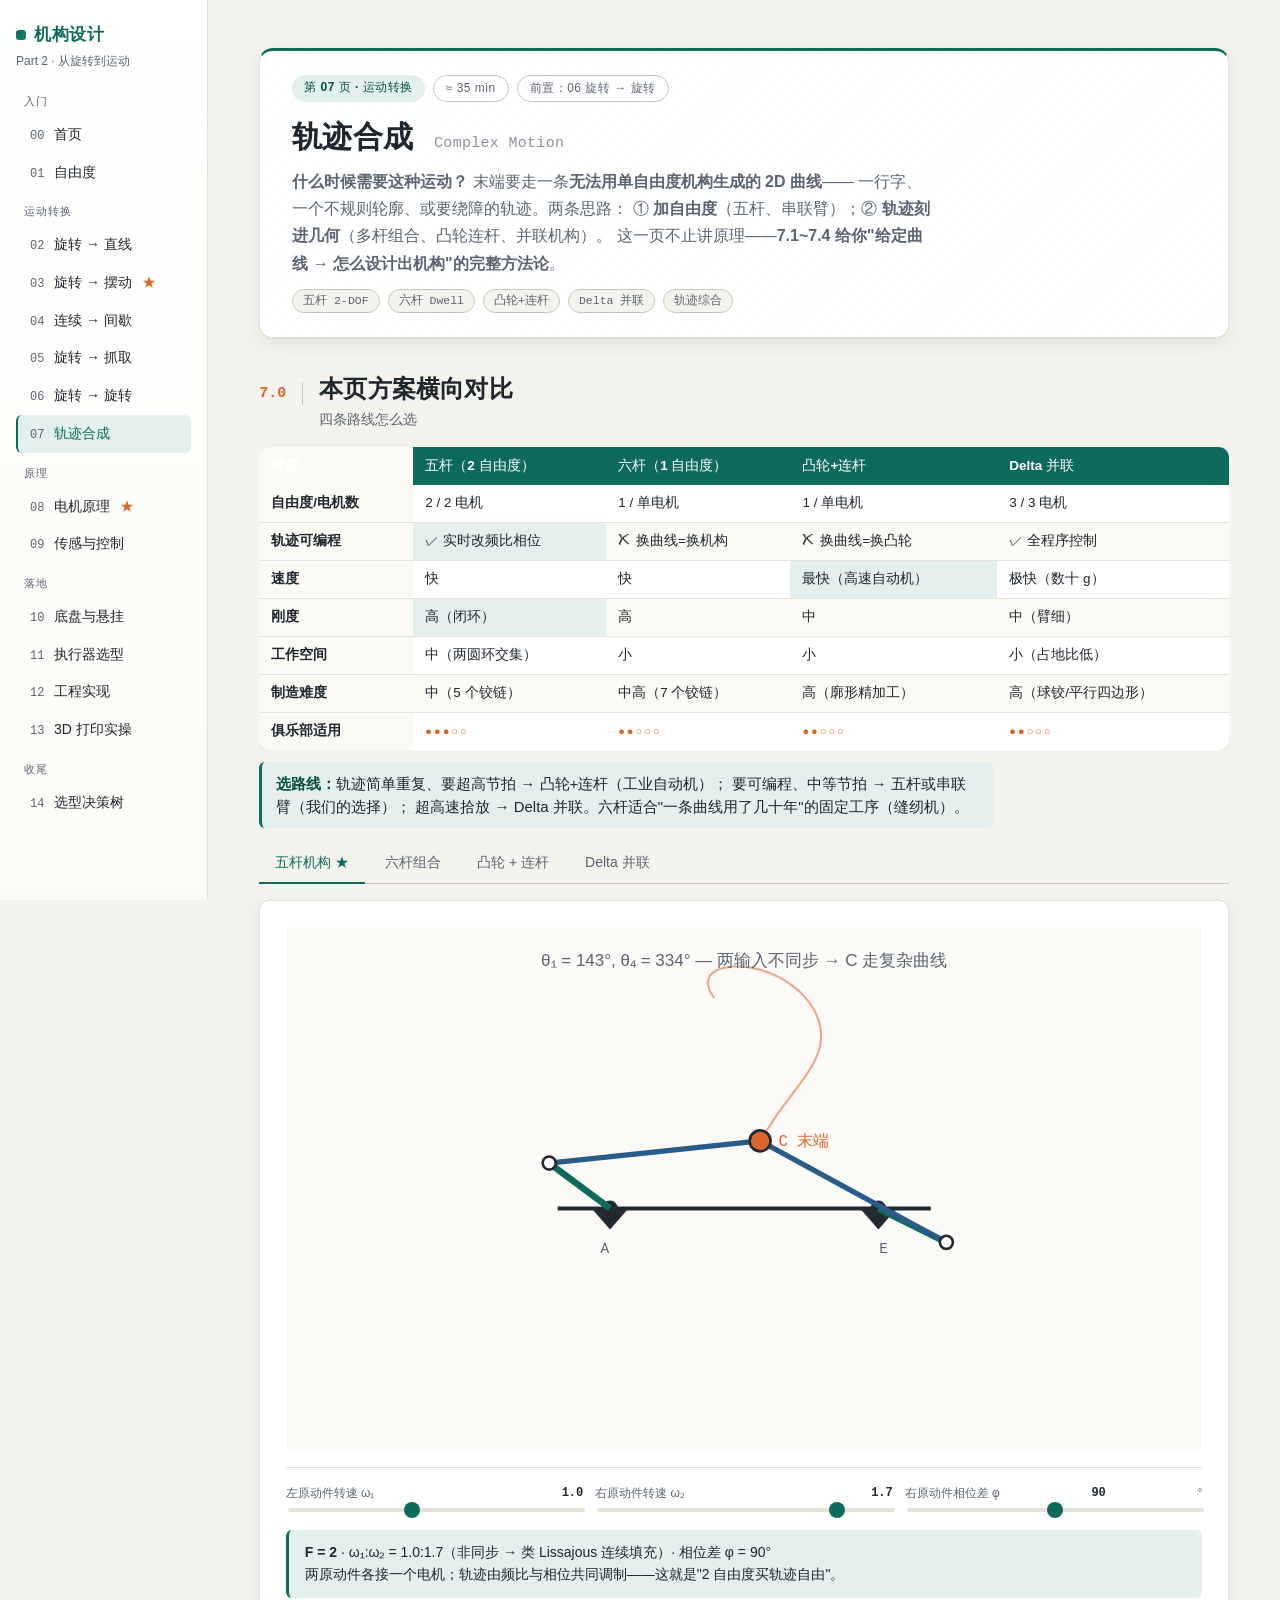
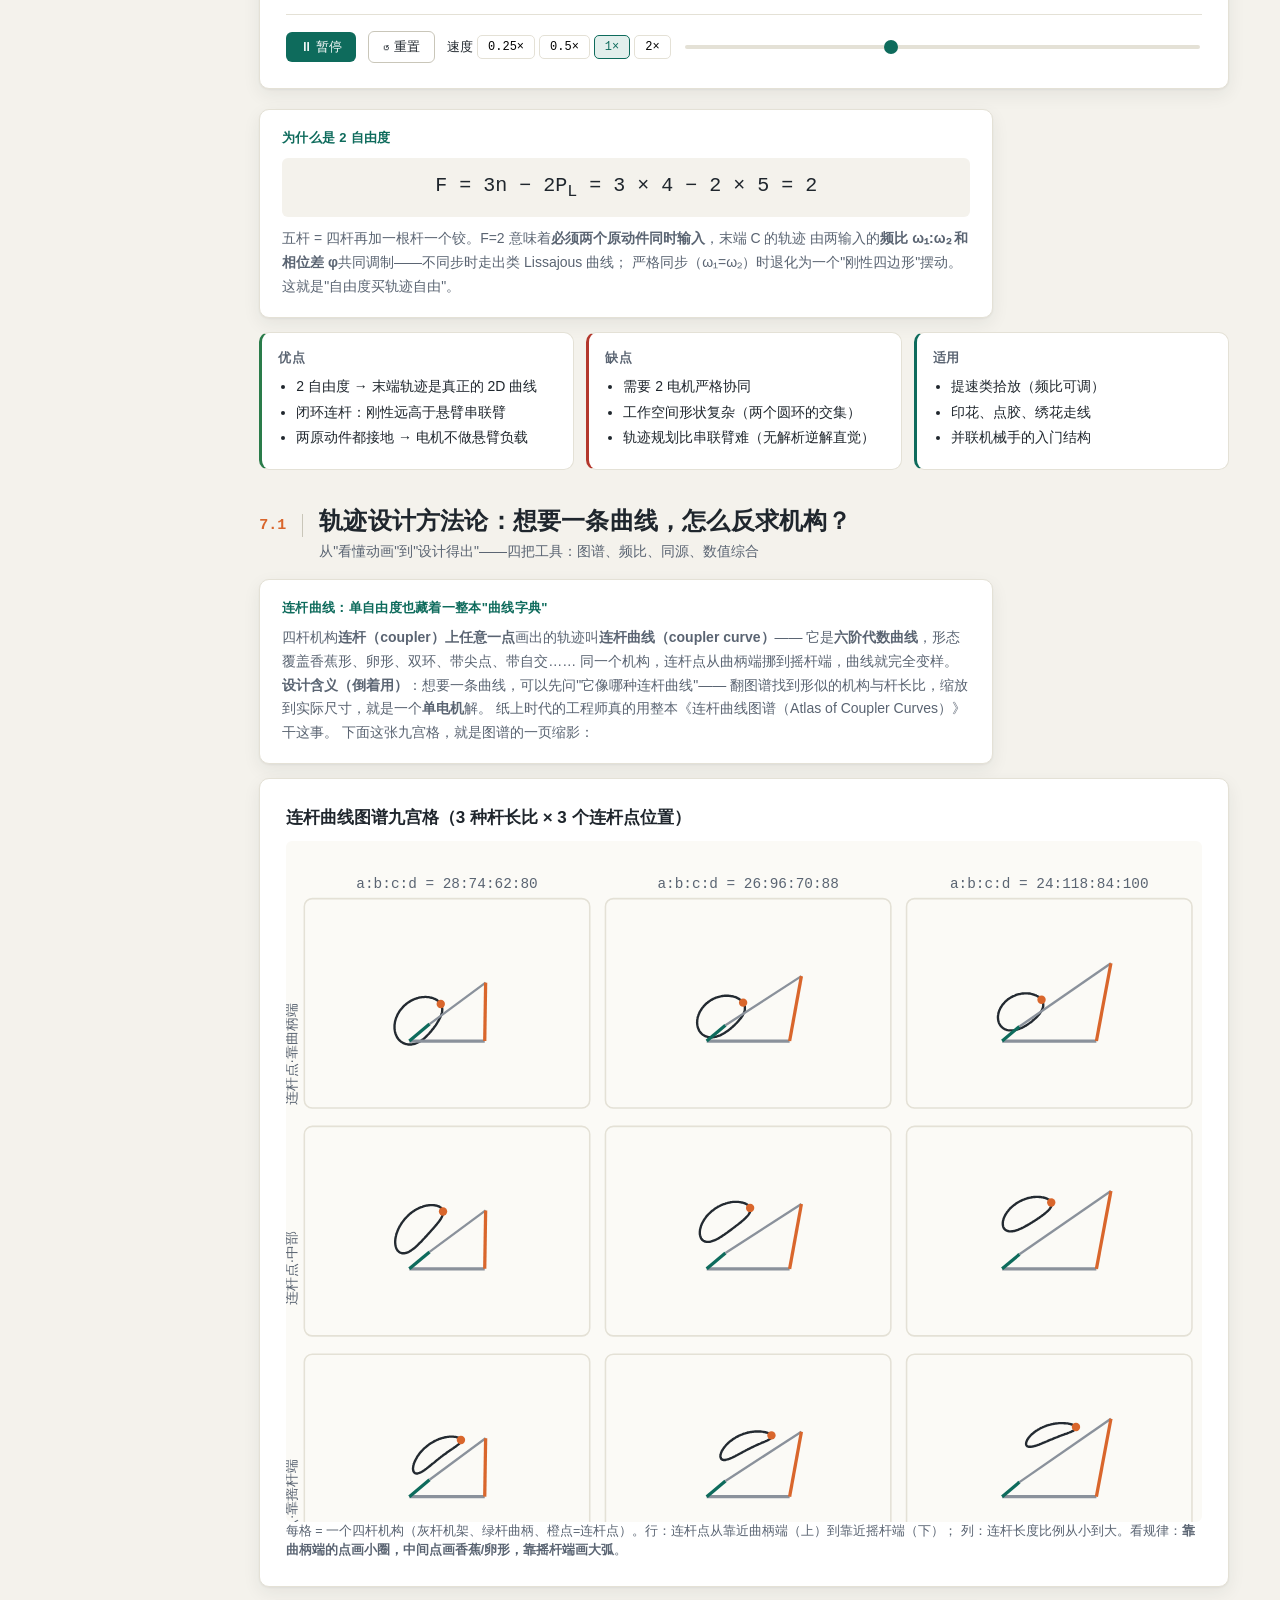
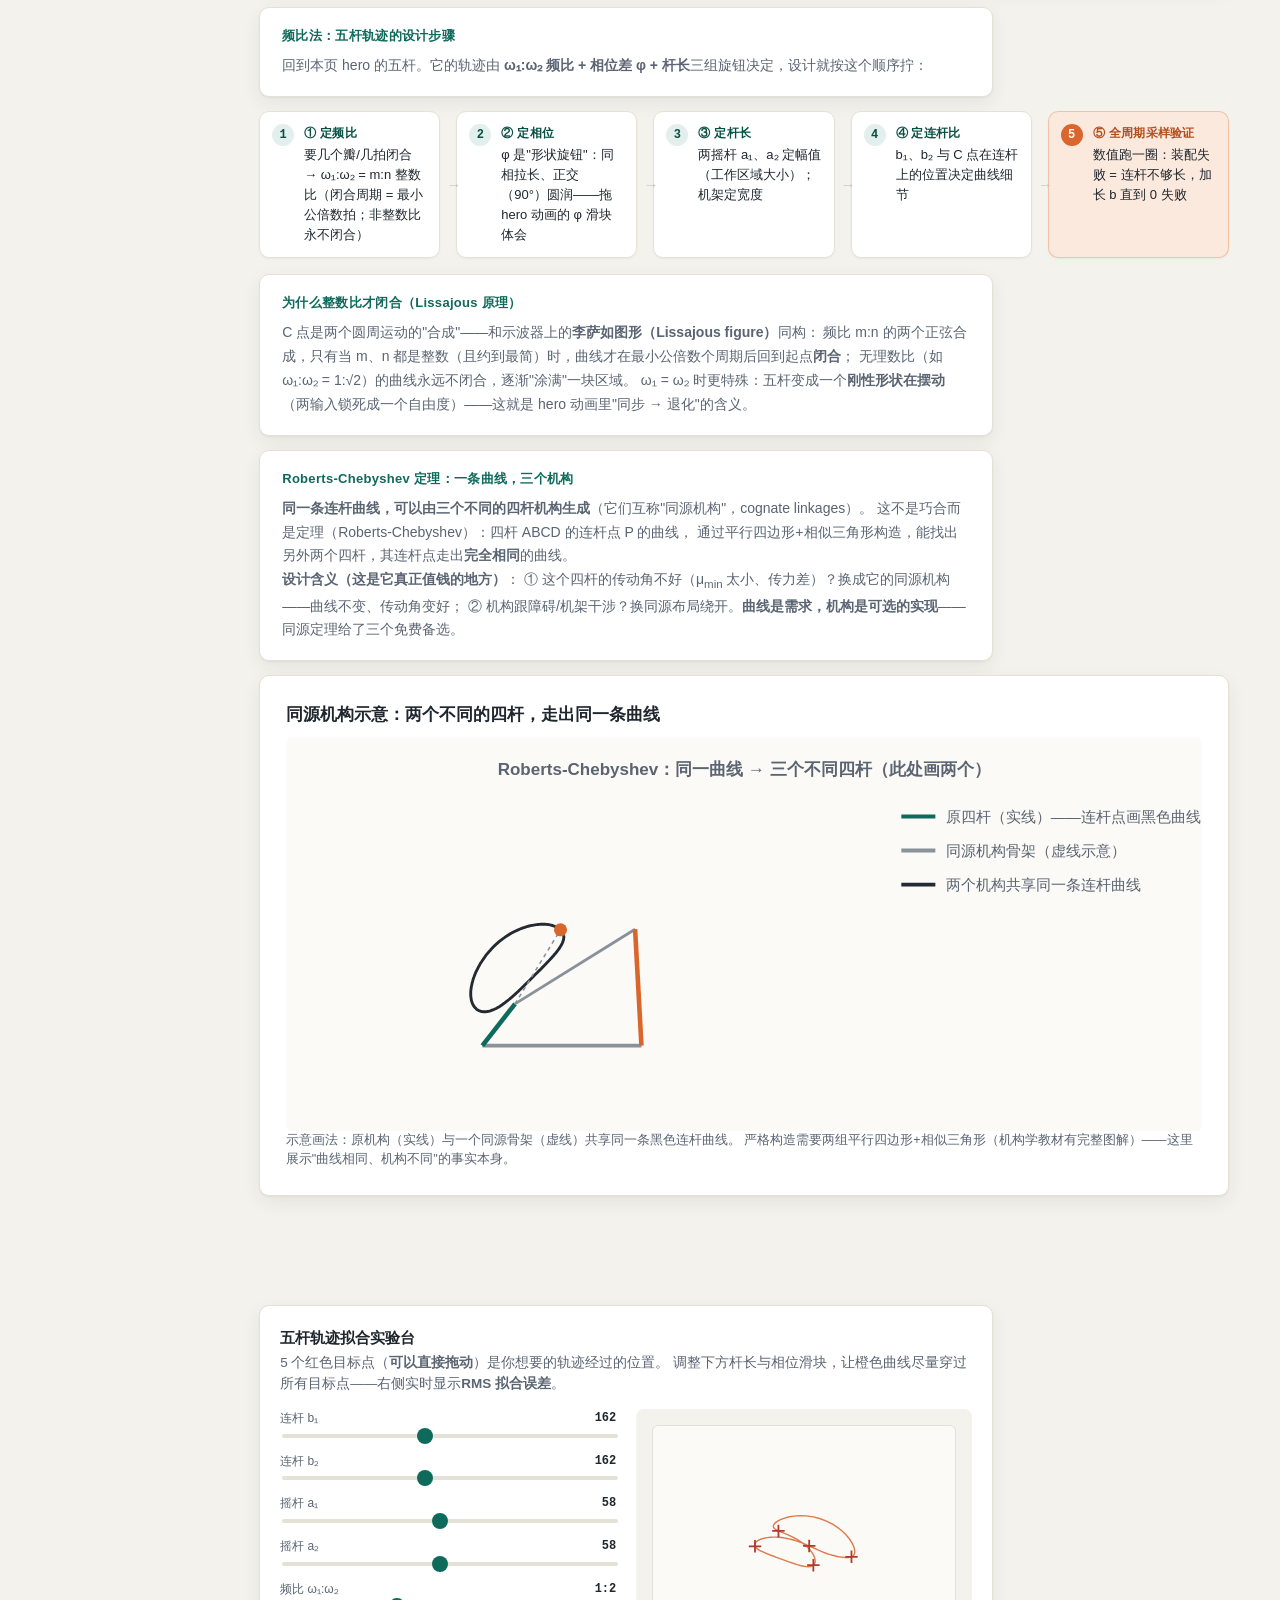
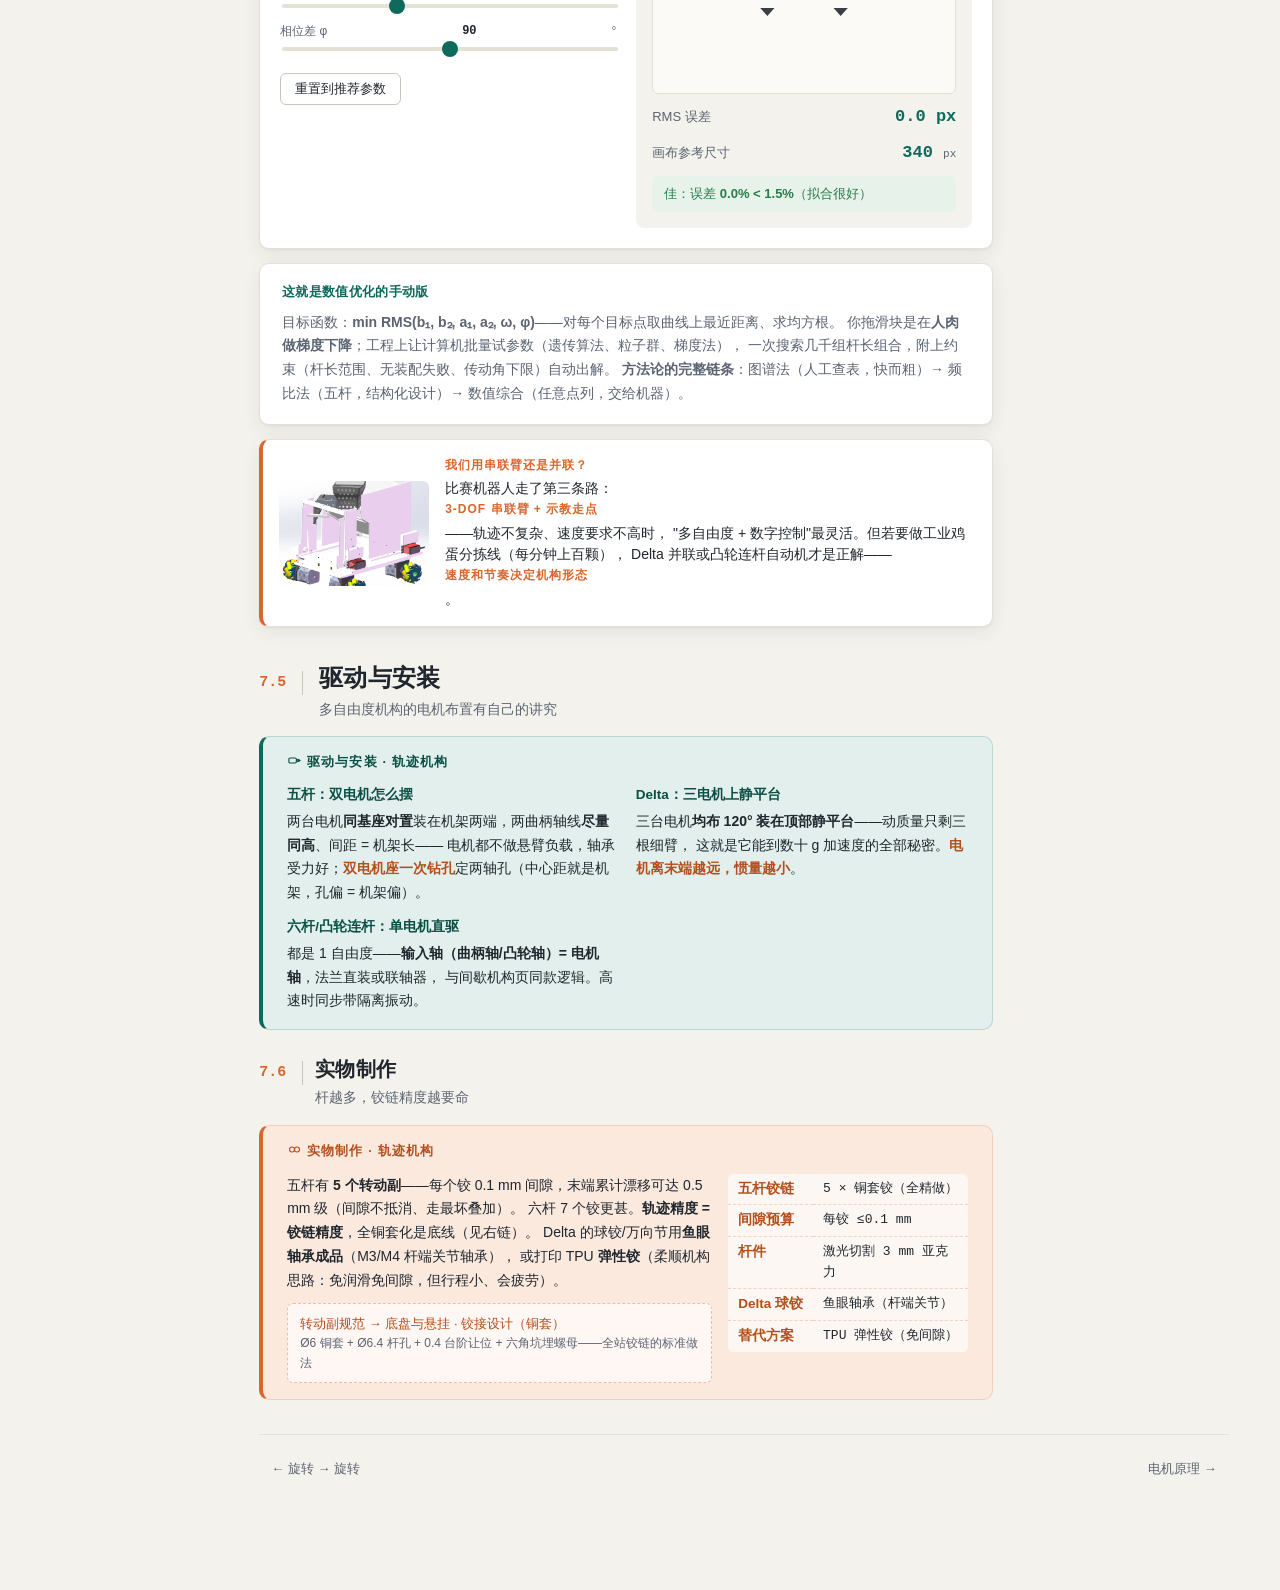
<file: part2_mechanisms/motion-complex.html>
<!DOCTYPE html>
<html lang="zh-CN">
<head>
  <meta charset="UTF-8">
  <meta name="viewport" content="width=device-width, initial-scale=1">
  <title>复杂曲线运动 · 机构设计 Part 2</title>
  <link rel="stylesheet" href="common/style.css">
  <style>
    .tgt-pt { cursor: grab; }
    .tgt-pt:active { cursor: grabbing; }
    #syn-svg { touch-action: none; }
  </style>
</head>
<body>
  <div class="app">
    <div id="sidebar-mount"></div>
    <main class="main">
      <header class="page-hero" data-reveal>
        <div class="ph-kicker">
          <span class="chip">第 07 页 · 运动转换</span>
          <span class="chip chip-ghost">≈ 35 min</span>
          <span class="chip chip-ghost">前置：06 旋转 → 旋转</span>
        </div>
        <h1 class="ph-title">轨迹合成 <span class="en">Complex Motion</span></h1>
        <p class="ph-lead">
          <strong>什么时候需要这种运动？</strong> 末端要走一条<strong>无法用单自由度机构生成的 2D 曲线</strong>——
          一行字、一个不规则轮廓、或要绕障的轨迹。两条思路：
          ① <strong>加自由度</strong>（五杆、串联臂）；② <strong>轨迹刻进几何</strong>（多杆组合、凸轮连杆、并联机构）。
          这一页不止讲原理——<strong>7.1~7.4 给你"给定曲线 → 怎么设计出机构"的完整方法论</strong>。
        </p>
        <div class="ph-tags">
          <span class="tag">五杆 2-DOF</span>
          <span class="tag">六杆 Dwell</span>
          <span class="tag">凸轮+连杆</span>
          <span class="tag">Delta 并联</span>
          <span class="tag">轨迹综合</span>
        </div>
      </header>

      <div class="sec-head" data-reveal>
        <span class="sec-num">7.0</span>
        <div><h2>本页方案横向对比</h2><p class="sec-sub">四条路线怎么选</p></div>
      </div>
      <div class="cmp-wrap" data-reveal>
        <table class="data-table cmp-table">
          <thead><tr>
            <th class="crit">维度</th>
            <th>五杆（2 自由度）</th>
            <th>六杆（1 自由度）</th>
            <th>凸轮+连杆</th>
            <th>Delta 并联</th>
          </tr></thead>
          <tbody>
            <tr><td class="crit">自由度/电机数</td><td>2 / 2 电机</td><td>1 / 单电机</td><td>1 / 单电机</td><td>3 / 3 电机</td></tr>
            <tr><td class="crit">轨迹可编程</td><td class="cmp-pick">✓ 实时改频比相位</td><td>✗ 换曲线=换机构</td><td>✗ 换曲线=换凸轮</td><td>✓ 全程序控制</td></tr>
            <tr><td class="crit">速度</td><td>快</td><td>快</td><td class="cmp-pick">最快（高速自动机）</td><td>极快（数十 g）</td></tr>
            <tr><td class="crit">刚度</td><td class="cmp-pick">高（闭环）</td><td>高</td><td>中</td><td>中（臂细）</td></tr>
            <tr><td class="crit">工作空间</td><td>中（两圆环交集）</td><td>小</td><td>小</td><td>小（占地比低）</td></tr>
            <tr><td class="crit">制造难度</td><td>中（5 个铰链）</td><td>中高（7 个铰链）</td><td>高（廓形精加工）</td><td>高（球铰/平行四边形）</td></tr>
            <tr><td class="crit">俱乐部适用</td><td><span class="dots">●●●○○</span></td><td><span class="dots">●●○○○</span></td><td><span class="dots">●●○○○</span></td><td><span class="dots">●●○○○</span></td></tr>
          </tbody>
        </table>
      </div>
      <p class="cmp-note" data-reveal>
        <strong>选路线：</strong>轨迹简单重复、要超高节拍 → 凸轮+连杆（工业自动机）；
        要可编程、中等节拍 → 五杆或串联臂（我们的选择）；
        超高速拾放 → Delta 并联。六杆适合"一条曲线用了几十年"的固定工序（缝纫机）。
      </p>

      <div class="mechanism-tabs" id="tabs">
        <button class="tab active" data-tab="hero">五杆机构 ★</button>
        <button class="tab" data-tab="multi">六杆组合</button>
        <button class="tab" data-tab="camlink">凸轮 + 连杆</button>
        <button class="tab" data-tab="delta">Delta 并联</button>
      </div>

      <!-- ===== 五杆机构 hero ===== -->
      <section id="tab-hero" class="tab-panel">
        <div class="stage">
          <svg id="fb-svg" viewBox="0 0 700 400"></svg>
          <div class="params">
            <div class="param-row">
              <label>左原动件转速 ω₁ <span class="val" id="fb-w1-val">1.0</span></label>
              <input type="range" id="fb-w1" min="0.3" max="2.0" step="0.1" value="1.0">
            </div>
            <div class="param-row">
              <label>右原动件转速 ω₂ <span class="val" id="fb-w2-val">1.7</span></label>
              <input type="range" id="fb-w2" min="0.3" max="2.0" step="0.1" value="1.7">
            </div>
            <div class="param-row">
              <label>右原动件相位差 φ <span class="val" id="fb-phi-val">90</span>°</label>
              <input type="range" id="fb-phi" min="0" max="180" step="10" value="90">
            </div>
          </div>
          <div class="verdict" id="fb-verdict"></div>
          <div id="fb-controls-mount"></div>
        </div>

        <div class="formula-block">
          <div class="f-title">为什么是 2 自由度</div>
          <div class="f-eq">F = 3n − 2P<sub>L</sub> = 3 × 4 − 2 × 5 = 2</div>
          <div class="f-note">
            五杆 = 四杆再加一根杆一个铰。F=2 意味着<strong>必须两个原动件同时输入</strong>，末端 C 的轨迹
            由两输入的<strong>频比 ω₁:ω₂ 和相位差 φ</strong>共同调制——不同步时走出类 Lissajous 曲线；
            严格同步（ω₁=ω₂）时退化为一个"刚性四边形"摆动。这就是"自由度买轨迹自由"。
          </div>
        </div>

        <div class="info-grid">
          <div class="info-card good"><h4>优点</h4><ul>
            <li>2 自由度 → 末端轨迹是真正的 2D 曲线</li>
            <li>闭环连杆：刚性远高于悬臂串联臂</li>
            <li>两原动件都接地 → 电机不做悬臂负载</li>
          </ul></div>
          <div class="info-card bad"><h4>缺点</h4><ul>
            <li>需要 2 电机严格协同</li>
            <li>工作空间形状复杂（两个圆环的交集）</li>
            <li>轨迹规划比串联臂难（无解析逆解直觉）</li>
          </ul></div>
          <div class="info-card use"><h4>适用</h4><ul>
            <li>提速类拾放（频比可调）</li>
            <li>印花、点胶、绣花走线</li>
            <li>并联机械手的入门结构</li>
          </ul></div>
        </div>
      </section>

      <!-- ===== 六杆组合（动画） ===== -->
      <section id="tab-multi" class="tab-panel" style="display:none;">
        <div class="stage">
          <svg id="sx-svg" viewBox="0 0 700 400"></svg>
          <div id="sx-controls-mount"></div>
        </div>
        <div class="formula-block">
          <div class="f-title">六杆 = 四杆 + 二连杆组（Dyad）</div>
          <div class="f-note">
            在四杆的连杆上再挂一组"杆 + 杆"，末端点走<strong>连杆曲线的连杆曲线</strong>——
            曲线族一下子丰富起来，还能造出带<strong>近似停歇段</strong>（Dwell）和平直段（近似直线）的轨迹。
            F = 3×5 − 2×7 = 1，仍然是<strong>单电机</strong>机构——复杂轨迹不一定要多电机。
            经典 Watt / Stephenson 型是缝纫机挑线、印刷机送纸的主力。
          </div>
        </div>
        <div class="info-grid">
          <div class="info-card good"><h4>优点</h4><ul><li>比四杆丰富得多的曲线族</li><li>可设计停歇段 / 近似直线段</li><li>仍是 1 自由度，单电机</li></ul></div>
          <div class="info-card bad"><h4>缺点</h4><ul><li>杆多 → 累积误差与间隙</li><li>动平衡难，高速振动</li><li>综合（设计）复杂</li></ul></div>
          <div class="info-card use"><h4>适用</h4><ul><li>缝纫机挑线机构</li><li>印刷/包装机送纸翻盖</li><li>近似直线搬运</li></ul></div>
        </div>
      </section>

      <!-- ===== 凸轮 + 连杆（动画） ===== -->
      <section id="tab-camlink" class="tab-panel" style="display:none;">
        <div class="stage">
          <svg id="cl-svg" viewBox="0 0 700 400"></svg>
          <div id="cl-controls-mount"></div>
        </div>
        <div class="formula-block">
          <div class="f-title">轨迹刻进几何</div>
          <div class="f-note">
            凸轮把"随时间变化的位置规律"固化在廓形里（1 个输入自由度），连杆组再把小幅摆动<strong>放大/整形</strong>成末端轨迹。
            整机 1 自由度、开环、每循环精确重复——高速自动机（纺织、包装）的心脏。
            代价：廓形加工贵、磨损即失真、动载荷大时噪音明显。
          </div>
        </div>
        <div class="info-grid">
          <div class="info-card good"><h4>优点</h4><ul><li>运动规律几乎任意设计</li><li>结构紧凑（凸轮+几根杆）</li><li>开环高速稳定，每循环重复</li></ul></div>
          <div class="info-card bad"><h4>缺点</h4><ul><li>凸轮加工成本高</li><li>磨损后轨迹漂移</li><li>动载荷大时噪音明显</li></ul></div>
          <div class="info-card use"><h4>适用</h4><ul><li>纺织机械（开口、引纬）</li><li>缝纫机针杆</li><li>包装机封口成型</li></ul></div>
        </div>
      </section>

      <!-- ===== Delta 并联（动画） ===== -->
      <section id="tab-delta" class="tab-panel" style="display:none;">
        <div class="stage">
          <svg id="dl-svg" viewBox="0 0 700 400"></svg>
          <div id="dl-controls-mount"></div>
        </div>
        <div class="formula-block">
          <div class="f-title">Delta 的诀窍：平行四边形 → 纯平动</div>
          <div class="f-note">
            3 组臂各含一个平行四边形，约束掉动平台的全部转动自由度——末端<strong>只平动、不旋转</strong>（3 DOF：x/y/z）。
            所有电机装在静平台上，动质量极小 → 加速度可达数十 g，是"高速拾放"之王（药品、食品分拣 100+ 次/分钟）。
            代价：工作空间/占地面积比小，且不能调末端姿态。
          </div>
        </div>
        <div class="info-grid">
          <div class="info-card good"><h4>优点</h4><ul><li>电机都在静平台 → 惯性小</li><li>加速度极高（数十 g）</li><li>结构对称，各向性能均匀</li></ul></div>
          <div class="info-card bad"><h4>缺点</h4><ul><li>工作空间/占地比小</li><li>纯平动（无姿态自由度）</li><li>3 电机需精密协同</li></ul></div>
          <div class="info-card use"><h4>适用</h4><ul><li>高速拾放（药品/食品）</li><li>电子元件分拣</li><li>并联 3D 打印机</li></ul></div>
        </div>
      </section>

      <!-- ================================================== -->
      <!--  轨迹设计方法论（7.1 ~ 7.4）                        -->
      <!-- ================================================== -->
      <div class="sec-head" data-reveal>
        <span class="sec-num">7.1</span>
        <div><h2>轨迹设计方法论：想要一条曲线，怎么反求机构？</h2>
        <p class="sec-sub">从"看懂动画"到"设计得出"——四把工具：图谱、频比、同源、数值综合</p></div>
      </div>

      <div class="formula-block" data-reveal>
        <div class="f-title">连杆曲线：单自由度也藏着一整本"曲线字典"</div>
        <div class="f-note">
          四杆机构<strong>连杆（coupler）上任意一点</strong>画出的轨迹叫<strong>连杆曲线（coupler curve）</strong>——
          它是<strong>六阶代数曲线</strong>，形态覆盖香蕉形、卵形、双环、带尖点、带自交……
          同一个机构，连杆点从曲柄端挪到摇杆端，曲线就完全变样。
          <br><strong>设计含义（倒着用）</strong>：想要一条曲线，可以先问"它像哪种连杆曲线"——
          翻图谱找到形似的机构与杆长比，缩放到实际尺寸，就是一个<strong>单电机</strong>解。
          纸上时代的工程师真的用整本《连杆曲线图谱（Atlas of Coupler Curves）》干这事。
          下面这张九宫格，就是图谱的一页缩影：
        </div>
      </div>

      <div class="stage" data-reveal>
        <h3>连杆曲线图谱九宫格（3 种杆长比 × 3 个连杆点位置）</h3>
        <svg id="atlas-svg" viewBox="0 0 700 520" role="img" aria-label="连杆曲线图谱九宫格"></svg>
        <div class="f-note" style="font-size:12.5px; color:var(--ink-soft);">
          每格 = 一个四杆机构（灰杆机架、绿杆曲柄、橙点=连杆点）。行：连杆点从靠近曲柄端（上）到靠近摇杆端（下）；
          列：连杆长度比例从小到大。看规律：<strong>靠曲柄端的点画小圈，中间点画香蕉/卵形，靠摇杆端画大弧</strong>。
        </div>
      </div>

      <div class="formula-block" data-reveal>
        <div class="f-title">频比法：五杆轨迹的设计步骤</div>
        <div class="f-note">
          回到本页 hero 的五杆。它的轨迹由 <strong>ω₁:ω₂ 频比 + 相位差 φ + 杆长</strong>三组旋钮决定，设计就按这个顺序拧：
        </div>
      </div>
      <ol class="flow-steps" data-reveal>
        <li><b>① 定频比</b>要几个瓣/几拍闭合 → ω₁:ω₂ = m:n 整数比（闭合周期 = 最小公倍数拍；非整数比永不闭合）</li>
        <li><b>② 定相位</b>φ 是"形状旋钮"：同相拉长、正交（90°）圆润——拖 hero 动画的 φ 滑块体会</li>
        <li><b>③ 定杆长</b>两摇杆 a₁、a₂ 定幅值（工作区域大小）；机架定宽度</li>
        <li><b>④ 定连杆比</b>b₁、b₂ 与 C 点在连杆上的位置决定曲线细节</li>
        <li><b>⑤ 全周期采样验证</b>数值跑一圈：装配失败 = 连杆不够长，加长 b 直到 0 失败</li>
      </ol>
      <div class="formula-block" data-reveal>
        <div class="f-title">为什么整数比才闭合（Lissajous 原理）</div>
        <div class="f-note">
          C 点是两个圆周运动的"合成"——和示波器上的<strong>李萨如图形（Lissajous figure）</strong>同构：
          频比 m:n 的两个正弦合成，只有当 m、n 都是整数（且约到最简）时，曲线才在最小公倍数个周期后回到起点<strong>闭合</strong>；
          无理数比（如 ω₁:ω₂ = 1:√2）的曲线永远不闭合，逐渐"涂满"一块区域。
          ω₁ = ω₂ 时更特殊：五杆变成一个<strong>刚性形状在摆动</strong>（两输入锁死成一个自由度）——这就是 hero 动画里"同步 → 退化"的含义。
        </div>
      </div>

      <div class="formula-block" data-reveal>
        <div class="f-title">Roberts-Chebyshev 定理：一条曲线，三个机构</div>
        <div class="f-note">
          <strong>同一条连杆曲线，可以由三个不同的四杆机构生成</strong>（它们互称"同源机构"，cognate linkages）。
          这不是巧合而是定理（Roberts-Chebyshev）：四杆 ABCD 的连杆点 P 的曲线，
          通过平行四边形+相似三角形构造，能找出另外两个四杆，其连杆点走出<strong>完全相同</strong>的曲线。
          <br><strong>设计含义（这是它真正值钱的地方）</strong>：
          ① 这个四杆的传动角不好（μ<sub>min</sub> 太小、传力差）？换成它的同源机构——曲线不变、传动角变好；
          ② 机构跟障碍/机架干涉？换同源布局绕开。<strong>曲线是需求，机构是可选的实现</strong>——同源定理给了三个免费备选。
        </div>
      </div>
      <div class="stage" data-reveal>
        <h3>同源机构示意：两个不同的四杆，走出同一条曲线</h3>
        <svg id="cognate-svg" viewBox="0 0 700 300" role="img" aria-label="Roberts 同源机构示意"></svg>
        <div class="f-note" style="font-size:12.5px; color:var(--ink-soft);">
          示意画法：原机构（实线）与一个同源骨架（虚线）共享同一条黑色连杆曲线。
          严格构造需要两组平行四边形+相似三角形（机构学教材有完整图解）——这里展示"曲线相同、机构不同"的事实本身。
        </div>
      </div>

      <div class="sec-head" data-reveal>
        <span class="sec-num">7.4</span>
        <div><h2>数值综合实验台：给定点列，拖出机构</h2>
        <p class="sec-sub">轨迹设计最后一步的"人肉版"——你在实验室拖滑块，就是在做优化算法做的事</p></div>
      </div>
      <div class="calc-card" data-reveal>
        <div class="calc-title">五杆轨迹拟合实验台</div>
        <div class="calc-desc">
          5 个红色目标点（<strong>可以直接拖动</strong>）是你想要的轨迹经过的位置。
          调整下方杆长与相位滑块，让橙色曲线尽量穿过所有目标点——右侧实时显示<strong>RMS 拟合误差</strong>。
        </div>
        <div class="calc-grid">
          <div class="calc-params">
            <div class="param-row">
              <label>连杆 b₁ <span class="val" id="sy-b1-val">162</span></label>
              <input type="range" id="sy-b1" min="120" max="220" step="2" value="162">
            </div>
            <div class="param-row">
              <label>连杆 b₂ <span class="val" id="sy-b2-val">162</span></label>
              <input type="range" id="sy-b2" min="120" max="220" step="2" value="162">
            </div>
            <div class="param-row">
              <label>摇杆 a₁ <span class="val" id="sy-a1-val">58</span></label>
              <input type="range" id="sy-a1" min="30" max="90" step="2" value="58">
            </div>
            <div class="param-row">
              <label>摇杆 a₂ <span class="val" id="sy-a2-val">58</span></label>
              <input type="range" id="sy-a2" min="30" max="90" step="2" value="58">
            </div>
            <div class="param-row">
              <label>频比 ω₁:ω₂ <span class="val" id="sy-f-val">1:2</span></label>
              <input type="range" id="sy-f" min="0" max="3" step="1" value="1">
            </div>
            <div class="param-row">
              <label>相位差 φ <span class="val" id="sy-phi-val">90</span>°</label>
              <input type="range" id="sy-phi" min="0" max="180" step="10" value="90">
            </div>
            <button class="btn secondary" id="sy-reset" style="margin-top:8px;">重置到推荐参数</button>
          </div>
          <div class="calc-output">
            <svg id="syn-svg" viewBox="0 0 340 300" style="width:100%; background:#fbfaf6; border-radius:6px; border:1px solid var(--line);"></svg>
            <div class="co-row"><span class="co-label">RMS 误差</span><span class="co-value" id="sy-rms">—</span></div>
            <div class="co-row"><span class="co-label">画布参考尺寸</span><span class="co-value">340 <small>px</small></span></div>
            <div class="calc-verdict" id="sy-verdict">—</div>
          </div>
        </div>
      </div>
      <div class="formula-block" data-reveal>
        <div class="f-title">这就是数值优化的手动版</div>
        <div class="f-note">
          目标函数：<strong>min RMS(b₁, b₂, a₁, a₂, ω, φ)</strong>——对每个目标点取曲线上最近距离、求均方根。
          你拖滑块是在<strong>人肉做梯度下降</strong>；工程上让计算机批量试参数（遗传算法、粒子群、梯度法），
          一次搜索几千组杆长组合，附上约束（杆长范围、无装配失败、传动角下限）自动出解。
          <strong>方法论的完整链条</strong>：图谱法（人工查表，快而粗）→ 频比法（五杆，结构化设计）→ 数值综合（任意点列，交给机器）。
        </div>
      </div>

      <div class="case-callout">
        <img src="assets/asabe/robot-full-design.png" alt="robot design" loading="lazy">
        <div class="text">
          <strong>我们用串联臂还是并联？</strong>
          比赛机器人走了第三条路：<strong>3-DOF 串联臂 + 示教走点</strong>——轨迹不复杂、速度要求不高时，
          "多自由度 + 数字控制"最灵活。但若要做工业鸡蛋分拣线（每分钟上百颗），
          Delta 并联或凸轮连杆自动机才是正解——<strong>速度和节奏决定机构形态</strong>。
        </div>
      </div>

      <div class="sec-head" data-reveal>
        <span class="sec-num">7.5</span>
        <div><h2>驱动与安装</h2><p class="sec-sub">多自由度机构的电机布置有自己的讲究</p></div>
      </div>
      <section class="drive-card" data-reveal>
        <div class="dc-head"><svg class="ic"><use href="#i-motor"></use></svg> 驱动与安装 · 轨迹机构</div>
        <div class="dc-grid">
          <div class="dc-item">
            <h4>五杆：双电机怎么摆</h4>
            <p>两台电机<strong>同基座对置</strong>装在机架两端，两曲柄轴线<strong>尽量同高</strong>、间距 = 机架长——
            电机都不做悬臂负载，轴承受力好；<em>双电机座一次钻孔</em>定两轴孔（中心距就是机架，孔偏 = 机架偏）。</p>
          </div>
          <div class="dc-item">
            <h4>Delta：三电机上静平台</h4>
            <p>三台电机<strong>均布 120° 装在顶部静平台</strong>——动质量只剩三根细臂，
            这就是它能到数十 g 加速度的全部秘密。<em>电机离末端越远，惯量越小</em>。</p>
          </div>
          <div class="dc-item">
            <h4>六杆/凸轮连杆：单电机直驱</h4>
            <p>都是 1 自由度——<strong>输入轴（曲柄轴/凸轮轴）= 电机轴</strong>，法兰直装或联轴器，
            与间歇机构页同款逻辑。高速时同步带隔离振动。</p>
          </div>
        </div>
      </section>

      <div class="sec-head sm" data-reveal>
        <span class="sec-num">7.6</span>
        <div><h2>实物制作</h2><p class="sec-sub">杆越多，铰链精度越要命</p></div>
      </div>
      <section class="build-card" data-reveal>
        <div class="bc-head"><svg class="ic"><use href="#i-hinge"></use></svg> 实物制作 · 轨迹机构</div>
        <div class="bc-grid">
          <div class="bc-main">
            <p>五杆有 <strong>5 个转动副</strong>——每个铰 0.1 mm 间隙，末端累计漂移可达 0.5 mm 级（间隙不抵消、走最坏叠加）。
            六杆 7 个铰更甚。<strong>轨迹精度 = 铰链精度</strong>，全铜套化是底线（见右链）。
            Delta 的球铰/万向节用<strong>鱼眼轴承成品</strong>（M3/M4 杆端关节轴承），
            或打印 TPU <strong>弹性铰</strong>（柔顺机构思路：免润滑免间隙，但行程小、会疲劳）。</p>
            <a class="bc-link" href="chassis.html">转动副规范 → 底盘与悬挂 · 铰接设计（铜套）<br>
              <span style="font-size:12px; color:var(--ink-soft);">Ø6 铜套 + Ø6.4 杆孔 + 0.4 台阶让位 + 六角坑埋螺母——全站铰链的标准做法</span></a>
          </div>
          <table class="bc-params">
            <tbody>
              <tr><td>五杆铰链</td><td>5 × 铜套铰（全精做）</td></tr>
              <tr><td>间隙预算</td><td>每铰 ≤0.1 mm</td></tr>
              <tr><td>杆件</td><td>激光切割 3 mm 亚克力</td></tr>
              <tr><td>Delta 球铰</td><td>鱼眼轴承（杆端关节）</td></tr>
              <tr><td>替代方案</td><td>TPU 弹性铰（免间隙）</td></tr>
            </tbody>
          </table>
        </div>
      </section>

      <div class="page-nav">
        <a href="motion-transmission.html">← 旋转 → 旋转</a>
        <a href="motors.html">电机原理 →</a>
      </div>
    </main>
  </div>

  <script type="module">
    import { injectSidebar } from './common/sidebar.js';
    import { createControls, svg, line, circle, clear } from './common/controls.js';
    import { TAU, deg } from './common/math.js';

    injectSidebar('motion-complex');

    const tabCtls = {};
    function activateTab(name) {
      document.querySelectorAll('#tabs .tab').forEach(b => b.classList.toggle('active', b.dataset.tab === name));
      document.querySelectorAll('.tab-panel').forEach(p => p.style.display = 'none');
      document.getElementById('tab-' + name).style.display = 'block';
      Object.values(tabCtls).forEach(c => { if (c) c.pause(); });
      if (tabCtls[name]) tabCtls[name].play();
    }
    document.querySelectorAll('#tabs .tab').forEach(btn => {
      btn.addEventListener('click', () => activateTab(btn.dataset.tab));
    });

    // 两圆交点（取指定侧），复用于五杆/六杆
    function circleIntersect(c1, r1, c2, r2, side = 1) {
      const dx = c2.x - c1.x, dy = c2.y - c1.y;
      const d = Math.hypot(dx, dy);
      if (d > r1 + r2 || d < Math.abs(r1 - r2) || d === 0) return null;
      const a = (r1 * r1 - r2 * r2 + d * d) / (2 * d);
      const h = Math.sqrt(Math.max(0, r1 * r1 - a * a));
      const ux = dx / d, uy = dy / d;
      return {
        x: c1.x + a * ux + side * h * (-uy),
        y: c1.y + a * uy + side * h * (ux),
      };
    }

    /* ============================================================
     * 五杆机构：A、E 为机架铰（贴地），双原动件 BC 链在 C 闭合
     * 修复：支座画在铰正下方接地，不再悬空；装配失败清空轨迹
     * ============================================================ */
    (function () {
      const svgEl = document.getElementById('fb-svg');
      const mount = document.getElementById('fb-controls-mount');
      const verdictEl = document.getElementById('fb-verdict');
      const CFG = { a1: 58, b1: 162, a2: 58, b2: 162, frame: 205 };
      let w1 = 1.0, w2 = 1.7, phiDeg = 90;
      const trace = [];
      const TRACE_MAX = 260;
      let lastValid = false;

      function solve(theta1, theta4) {
        const A = { x: -CFG.frame / 2, y: 0 };
        const E = { x: CFG.frame / 2, y: 0 };
        const B = { x: A.x + CFG.a1 * Math.cos(theta1), y: CFG.a1 * Math.sin(theta1) };
        const D = { x: E.x + CFG.a2 * Math.cos(theta4), y: CFG.a2 * Math.sin(theta4) };
        // b1+b2 = 324 ≥ 最大 B–D 距离（frame+a1+a2 = 321）→ 任意曲柄相位都可装配（1440 相位采样 0 失败）
        const C = circleIntersect(B, CFG.b1, D, CFG.b2, 1); // 取上方交点（∩ 形，C 在地面上方）
        return { A, E, B, D, C, valid: !!C };
      }

      const bind = (id, set) => {
        document.getElementById(id).addEventListener('input', (e) => {
          set(parseFloat(e.target.value));
          trace.length = 0;
          updateVerdict();
        });
      };
      bind('fb-w1', (v) => { w1 = v; document.getElementById('fb-w1-val').textContent = v.toFixed(1); });
      bind('fb-w2', (v) => { w2 = v; document.getElementById('fb-w2-val').textContent = v.toFixed(1); });
      bind('fb-phi', (v) => { phiDeg = v; document.getElementById('fb-phi-val').textContent = v; });

      function updateVerdict() {
        const synced = Math.abs(w1 - w2) < 0.05;
        verdictEl.className = 'verdict' + (synced ? ' warn' : '');
        verdictEl.innerHTML = `<strong>F = 2</strong> · ω₁:ω₂ = ${w1.toFixed(1)}:${w2.toFixed(1)}（${synced ? '同步 → 轨迹退化为闭曲线' : '非同步 → 类 Lissajous 连续填充'}）· 相位差 φ = ${phiDeg}°
          <br>两原动件各接一个电机；轨迹由频比与相位共同调制——这就是"2 自由度买轨迹自由"。`;
      }

      function render(phase) {
        clear(svgEl);
        const t = phase * TAU;
        const theta1 = t * w1;
        const theta4 = t * w2 + (phiDeg * Math.PI) / 180;
        const sol = solve(theta1, theta4);
        const cx = 350, cy = 215;
        const px = (p) => cx + p.x, py = (p) => cy - p.y;

        // 机架（贴地，支座在铰正下方）
        svgEl.appendChild(line(cx - CFG.frame / 2 - 40, cy, cx + CFG.frame / 2 + 40, cy, { stroke: '#232a31', 'stroke-width': 3 }));
        [sol.A, sol.E].forEach(p => {
          svgEl.appendChild(svg('polygon', { points: `${px(p) - 14},${py(p)} ${px(p) + 14},${py(p)} ${px(p)},${py(p) + 16}`, fill: '#232a31' }));
          svgEl.appendChild(circle(px(p), py(p), 6, { fill: '#232a31' }));
        });
        const lblA = svg('text', { x: px(sol.A) - 4, y: py(sol.A) + 34, fill: '#5a6472', 'font-size': 11, 'text-anchor': 'middle', 'font-family': 'monospace' });
        lblA.textContent = 'A'; svgEl.appendChild(lblA);
        const lblE = svg('text', { x: px(sol.E) + 4, y: py(sol.E) + 34, fill: '#5a6472', 'font-size': 11, 'text-anchor': 'middle', 'font-family': 'monospace' });
        lblE.textContent = 'E'; svgEl.appendChild(lblE);

        if (!sol.valid) {
          if (lastValid) trace.length = 0; // 装配失败：清残留轨迹
          lastValid = false;
          const t2 = svg('text', { x: 350, y: 40, 'text-anchor': 'middle', fill: '#b3372c', 'font-size': 14 });
          t2.textContent = '⚠ 装配失败：|b₁ − b₂| > B–D 距离 > b₁ + b₂，机构断开——调整 ω 或相位';
          svgEl.appendChild(t2);
          return;
        }
        lastValid = true;

        // 轨迹
        trace.push({ x: px(sol.C), y: py(sol.C) });
        if (trace.length > TRACE_MAX) trace.shift();
        if (trace.length > 1) {
          svgEl.appendChild(svg('polyline', {
            fill: 'none', stroke: '#d9662c', 'stroke-width': 1.6, opacity: 0.55,
            points: trace.map(p => `${p.x},${p.y}`).join(' '),
          }));
        }

        // 杆件
        svgEl.appendChild(line(px(sol.A), py(sol.A), px(sol.B), py(sol.B), { stroke: '#0e6b5c', 'stroke-width': 5 }));
        svgEl.appendChild(line(px(sol.E), py(sol.E), px(sol.D), py(sol.D), { stroke: '#0e6b5c', 'stroke-width': 5 }));
        svgEl.appendChild(line(px(sol.B), py(sol.B), px(sol.C), py(sol.C), { stroke: '#2a5c8a', 'stroke-width': 4 }));
        svgEl.appendChild(line(px(sol.D), py(sol.D), px(sol.C), py(sol.C), { stroke: '#2a5c8a', 'stroke-width': 4 }));

        // 关节
        [sol.B, sol.D].forEach(p => svgEl.appendChild(circle(px(p), py(p), 5, { fill: 'white', stroke: '#232a31', 'stroke-width': 2 })));
        svgEl.appendChild(circle(px(sol.C), py(sol.C), 8, { fill: '#d9662c', stroke: '#232a31', 'stroke-width': 2 }));
        const lblC = svg('text', { x: px(sol.C) + 14, y: py(sol.C) + 4, fill: '#d9662c', 'font-size': 12, 'font-family': 'monospace' });
        lblC.textContent = 'C 末端'; svgEl.appendChild(lblC);

        const hint = svg('text', { x: 350, y: 30, 'text-anchor': 'middle', fill: '#5a6472', 'font-size': 13 });
        hint.textContent = `θ₁ = ${(deg(theta1) % 360).toFixed(0)}°, θ₄ = ${(deg(theta4) % 360).toFixed(0)}° — 两输入不同步 → C 走复杂曲线`;
        svgEl.appendChild(hint);
      }

      updateVerdict();
      const ctl = createControls(mount, { duration: 8000, onTick: (p) => render(p) });
      tabCtls['hero'] = ctl;
    })();

    /* ============================================================
     * 六杆（Watt 型示意）：曲柄摇杆 + 连杆上挂二连杆组
     * 末端 E 走"连杆曲线的连杆曲线"
     * ============================================================ */
    (function () {
      const svgEl = document.getElementById('sx-svg');
      const mount = document.getElementById('sx-controls-mount');
      const trace = [];

      function render(phase) {
        clear(svgEl);
        const theta = phase * TAU;
        // 基础四杆 A-B-C-D（A 左，D 右，均在 y=0）
        const A = { x: -95, y: 0 }, D = { x: 95, y: 0 };
        const a = 38, b = 150, c = 95, d = 190;
        const B = { x: A.x + a * Math.cos(theta), y: a * Math.sin(theta) };
        const C = circleIntersect(B, b, D, c, 1); // 上交点
        if (!C) return;

        // 二连杆组：连杆点 P（在 BC 延长上）→ 杆 e → E → 杆 f 回接地 F
        const th2 = Math.atan2(C.y - B.y, C.x - B.x);
        const P = { x: B.x + (b * 0.62) * Math.cos(th2), y: B.y + (b * 0.62) * Math.sin(th2) };
        // e+f = 280 ≥ 全周期 |P–F| 最大值 167.7（5000 相位采样 0 失败）；
        // E 万一无效（数值边界）只跳过二连杆组一帧，基础四杆照常绘制——不闪空白
        const e = 130, f = 150;
        const F = { x: 120, y: -8 }; // 二连杆组接地铰
        const E = circleIntersect(P, e, F, f, -1); // 下方交点（Watt 链挂垂形）

        const cx = 350, cy = 165;
        const px = (p) => cx + p.x, py = (p) => cy - p.y;

        // 机架 + 支座
        [A, D, F].forEach(p => {
          svgEl.appendChild(svg('polygon', { points: `${px(p) - 13},${py(p)} ${px(p) + 13},${py(p)} ${px(p)},${py(p) + 15}`, fill: '#232a31' }));
          svgEl.appendChild(circle(px(p), py(p), 5.5, { fill: '#232a31' }));
        });
        svgEl.appendChild(line(px(A), py(A), px(D), py(D), { stroke: '#232a31', 'stroke-width': 2.5, opacity: 0.6 }));
        svgEl.appendChild(line(px(D), py(D), px(F), py(F), { stroke: '#232a31', 'stroke-width': 2.5, opacity: 0.6 }));

        // 基础四杆
        svgEl.appendChild(line(px(A), py(A), px(B), py(B), { stroke: '#0e6b5c', 'stroke-width': 5 }));
        svgEl.appendChild(line(px(B), py(B), px(C), py(C), { stroke: '#2a5c8a', 'stroke-width': 4 }));
        svgEl.appendChild(line(px(D), py(D), px(C), py(C), { stroke: '#2a7c4a', 'stroke-width': 5 }));

        // 二连杆组（E 无效时跳过本段一帧，基础四杆照常显示）
        if (E) {
          svgEl.appendChild(line(px(P), py(P), px(E), py(E), { stroke: '#d9662c', 'stroke-width': 4 }));
          svgEl.appendChild(line(px(F), py(F), px(E), py(E), { stroke: '#d9662c', 'stroke-width': 4 }));

          // 轨迹
          trace.push({ x: px(E), y: py(E) });
          if (trace.length > 300) trace.shift();
          if (trace.length > 1) {
            svgEl.appendChild(svg('polyline', { fill: 'none', stroke: '#d9662c', 'stroke-width': 1.5, opacity: 0.5, points: trace.map(p => `${p.x},${p.y}`).join(' ') }));
          }

          // 关节
          [B, C, P, E].forEach(p => svgEl.appendChild(circle(px(p), py(p), 4.5, { fill: 'white', stroke: '#232a31', 'stroke-width': 2 })));
          svgEl.appendChild(circle(px(E), py(E), 7, { fill: '#d9662c', stroke: '#232a31', 'stroke-width': 2 }));

          const eLbl = svg('text', { x: px(E) + 12, y: py(E) + 4, fill: '#d9662c', 'font-size': 12, 'font-family': 'monospace' });
          eLbl.textContent = 'E 末端'; svgEl.appendChild(eLbl);
        } else {
          [B, C, P].forEach(p => svgEl.appendChild(circle(px(p), py(p), 4.5, { fill: 'white', stroke: '#232a31', 'stroke-width': 2 })));
        }

        const lbl = (p, t, dy2) => {
          const e2 = svg('text', { x: px(p), y: py(p) + (dy2 || -10), fill: '#5a6472', 'font-size': 11, 'text-anchor': 'middle', 'font-family': 'monospace' });
          e2.textContent = t; svgEl.appendChild(e2);
        };
        lbl(A, 'A', 30); lbl(D, 'D', 30); lbl(F, 'F', 30);
        lbl(P, 'P', -12);

        const t = svg('text', { x: 350, y: 30, 'text-anchor': 'middle', fill: '#5a6472', 'font-size': 13 });
        t.textContent = 'Watt 型六杆：四杆 + 二连杆组（F = 3×5 − 2×7 = 1，单电机）';
        svgEl.appendChild(t);
      }

      const ctl = createControls(mount, { duration: 6000, onTick: (p) => render(p) });
      tabCtls['multi'] = ctl; ctl.pause();
    })();

    /* ============================================================
     * 凸轮 + 连杆：盘形凸轮（升-停-回-停）推摆杆 → 连杆放大 → 末端轨迹
     * ============================================================ */
    (function () {
      const svgEl = document.getElementById('cl-svg');
      const mount = document.getElementById('cl-controls-mount');
      const trace = [];

      const B1 = Math.PI / 2, B2 = Math.PI / 2;
      const law = (a) => {
        const x = ((a % TAU) + TAU) % TAU;
        if (x < B1) return 0.5 * (1 - Math.cos(Math.PI * x / B1));
        if (x < B1 + B2) return 1;
        if (x < 2 * B1 + B2) return 0.5 * (1 + Math.cos(Math.PI * (x - B1 - B2) / B1));
        return 0;
      };

      function render(phi) {
        clear(svgEl);
        const O1 = { x: 200, y: 235 };   // 凸轮心
        const O2 = { x: 420, y: 90 };    // 摆杆支座
        const r0 = 52, h = 34, RR = 9;

        const lift = h * law(phi);
        const BF = -42 * Math.PI / 180;  // 从动件方向
        // 滚子沿 BF 方向贴廓形
        const rc = r0 + lift + RR;
        const roller = { x: O1.x + rc * Math.cos(BF), y: O1.y + rc * Math.sin(BF) };

        // 凸轮廓形
        const camG = svg('g', { transform: `translate(${O1.x},${O1.y}) rotate(${deg(BF - phi)})` });
        let d = '';
        for (let i = 0; i <= 96; i++) {
          const a = (i / 96) * TAU;
          const rb = r0 + h * law(a);
          d += (i === 0 ? 'M' : 'L') + (rb * Math.cos(a)).toFixed(1) + ',' + (rb * Math.sin(a)).toFixed(1);
        }
        d += 'Z';
        camG.appendChild(circle(0, 0, r0, { fill: 'none', stroke: '#c9c6b9', 'stroke-width': 1, 'stroke-dasharray': '4 4' }));
        camG.appendChild(svg('path', { d, fill: '#e2efec', stroke: '#0e6b5c', 'stroke-width': 2 }));
        camG.appendChild(circle(0, 0, 6, { fill: '#232a31' }));
        svgEl.appendChild(camG);
        svgEl.appendChild(svg('polygon', { points: `${O1.x - 12},${O1.y + 12} ${O1.x + 12},${O1.y + 12} ${O1.x},${O1.y}`, fill: '#232a31' }));

        // 摆杆 O2 → 滚子
        svgEl.appendChild(line(O2.x, O2.y, roller.x, roller.y, { stroke: '#2a5c8a', 'stroke-width': 5 }));
        svgEl.appendChild(circle(roller.x, roller.y, RR, { fill: 'white', stroke: '#2a5c8a', 'stroke-width': 2 }));
        svgEl.appendChild(svg('polygon', { points: `${O2.x - 12},${O2.y - 12} ${O2.x + 12},${O2.y - 12} ${O2.x},${O2.y}`, fill: '#232a31' }));
        svgEl.appendChild(circle(O2.x, O2.y, 6, { fill: '#232a31' }));

        // 连杆放大级：从摆杆中点 M 拉一根连杆到末端 T（画椭圆轨迹）
        const M = { x: (O2.x + roller.x) / 2, y: (O2.y + roller.y) / 2 };
        const armTh = Math.atan2(roller.y - O2.y, roller.x - O2.x);
        const L2 = 150;
        const T = { x: M.x + L2 * Math.cos(armTh - 0.5), y: M.y + L2 * Math.sin(armTh - 0.5) };
        svgEl.appendChild(line(M.x, M.y, T.x, T.y, { stroke: '#d9662c', 'stroke-width': 4 }));
        svgEl.appendChild(circle(M.x, M.y, 4.5, { fill: 'white', stroke: '#232a31', 'stroke-width': 2 }));

        trace.push({ x: T.x, y: T.y });
        if (trace.length > 200) trace.shift();
        if (trace.length > 1) {
          svgEl.appendChild(svg('polyline', { fill: 'none', stroke: '#d9662c', 'stroke-width': 1.5, opacity: 0.55, points: trace.map(p => `${p.x},${p.y}`).join(' ') }));
        }
        svgEl.appendChild(circle(T.x, T.y, 7, { fill: '#d9662c', stroke: '#232a31', 'stroke-width': 2 }));
        const tLbl = svg('text', { x: T.x + 12, y: T.y + 4, fill: '#d9662c', 'font-size': 12, 'font-family': 'monospace' });
        tLbl.textContent = '末端'; svgEl.appendChild(tLbl);

        const t = svg('text', { x: 350, y: 30, 'text-anchor': 'middle', fill: '#5a6472', 'font-size': 13 });
        t.textContent = `凸轮（1 DOF）→ 摆杆 → 连杆放大 → 末端轨迹　·　升程 ${lift.toFixed(0)} mm`;
        svgEl.appendChild(t);
      }

      const ctl = createControls(mount, { duration: 6000, onTick: (p) => render(p * TAU) });
      tabCtls['camlink'] = ctl; ctl.pause();
    })();

    /* ============================================================
     * Delta 并联：3 臂相位差 120°，平行四边形 → 动平台纯平动
     * 末端画圆轨迹；臂角由逆解近似（教学演示：给定末端位置反推臂角）
     * ============================================================ */
    (function () {
      const svgEl = document.getElementById('dl-svg');
      const mount = document.getElementById('dl-controls-mount');
      const trace = [];

      function render(phase) {
        clear(svgEl);
        const t = phase * TAU;
        // 末端（动平台中心）走圆
        const ex = 55 * Math.cos(t), ey = -60 + 34 * Math.sin(t);
        const upperY = -95; // 上平台平面（SVG 顶部）
        const baseR = 82;   // 上平台铰点分布半径
        const armLen = 118, foreLen = 128;

        const cx = 350, cy = 205;
        // 上平台（3 铰点，120° 分布，只显示 2D 投影：上/左下/右下）
        const anchors = [90, 210, 330].map(aDeg => {
          const a = (aDeg) * Math.PI / 180;
          return { x: cx + baseR * Math.cos(a) * 0.94, y: cy + upperY * 0.62 + baseR * Math.sin(a) * 0.30 };
        });
        // 末端（3D 投影到 2D）
        const end2 = { x: cx + ex, y: cy + ey * 0.9 };

        // 上平台圈
        svgEl.appendChild(svg('ellipse', { cx, cy: anchors[0].y, rx: baseR, ry: baseR * 0.30, fill: 'none', stroke: '#232a31', 'stroke-width': 2 }));

        trace.push({ x: end2.x, y: end2.y });
        if (trace.length > 160) trace.shift();

        anchors.forEach((anc, i) => {
          // 肘点：以上铰为圆心 armLen、末端为圆心 foreLen 的交点（取上外侧）
          const elbow = circleIntersect(anc, armLen, end2, foreLen, i === 0 ? 1 : -1);
          if (!elbow) return;
          const px = (p) => p.x, py = (p) => p.y;
          // 上臂
          svgEl.appendChild(line(anc.x, anc.y, elbow.x, elbow.y, { stroke: '#0e6b5c', 'stroke-width': 4.5 }));
          // 前臂平行四边形（示意双杆）
          const norm = Math.hypot(end2.x - elbow.x, end2.y - elbow.y) || 1;
          const nx = -(end2.y - elbow.y) / norm * 7, ny = (end2.x - elbow.x) / norm * 7;
          svgEl.appendChild(line(elbow.x + nx, elbow.y + ny, end2.x + nx, end2.y + ny, { stroke: '#2a5c8a', 'stroke-width': 2.5 }));
          svgEl.appendChild(line(elbow.x - nx, elbow.y - ny, end2.x - nx, end2.y - ny, { stroke: '#2a5c8a', 'stroke-width': 2.5 }));
          svgEl.appendChild(line(elbow.x + nx, elbow.y + ny, elbow.x - nx, elbow.y - ny, { stroke: '#8a919b', 'stroke-width': 1.5 }));
          svgEl.appendChild(line(end2.x + nx, end2.y + ny, end2.x - nx, end2.y - ny, { stroke: '#8a919b', 'stroke-width': 1.5 }));
          svgEl.appendChild(circle(elbow.x, elbow.y, 4, { fill: 'white', stroke: '#232a31', 'stroke-width': 1.5 }));
          svgEl.appendChild(circle(anc.x, anc.y, 5, { fill: '#232a31' }));
        });

        // 动平台
        svgEl.appendChild(svg('ellipse', { cx: end2.x, cy: end2.y, rx: 26, ry: 9, fill: '#d9662c', stroke: '#7a3a12', 'stroke-width': 2 }));
        // 轨迹
        if (trace.length > 1) {
          svgEl.appendChild(svg('polyline', { fill: 'none', stroke: '#d9662c', 'stroke-width': 1.5, opacity: 0.5, points: trace.map(p => `${p.x},${p.y}`).join(' ') }));
        }

        const t2 = svg('text', { x: 350, y: 30, 'text-anchor': 'middle', fill: '#5a6472', 'font-size': 13 });
        t2.textContent = '3 组平行四边形臂 → 动平台只平动不转（3 DOF），电机全在静平台上';
        svgEl.appendChild(t2);
      }

      const ctl = createControls(mount, { duration: 5000, onTick: (p) => render(p) });
      tabCtls['delta'] = ctl; ctl.pause();
    })();

    /* ============================================================
     * 7.1 连杆曲线图谱九宫格（静态）
     * 每格：一个 Grashof 曲柄摇杆 + 连杆点轨迹（采样 160 点）
     * 行 = 连杆点位置（靠曲柄端/中间/靠摇杆端）；列 = 杆长比
     * 参数经全相位数值验证：九格装配失败率均为 0
     * ============================================================ */
    (function () {
      const svgEl = document.getElementById('atlas-svg');
      // fourBar 求解（页面本地版，与 math.js 一致的约定：A 左机架铰、D 右机架铰）
      function fourBarSolve(theta2, a, b, c, d) {
        const A = { x: 0, y: 0 };
        const D = { x: d, y: 0 };
        const B = { x: a * Math.cos(theta2), y: a * Math.sin(theta2) };
        // 求 C：|B−C|=b, |D−C|=c，取上方交点
        const dx = D.x - B.x, dy = D.y - B.y;
        const dd = Math.hypot(dx, dy);
        if (dd > b + c || dd < Math.abs(b - c) || dd === 0) return null;
        const aa = (b * b - c * c + dd * dd) / (2 * dd);
        const h = Math.sqrt(Math.max(0, b * b - aa * aa));
        const ux = dx / dd, uy = dy / dd;
        const C = { x: B.x + aa * ux - h * uy, y: B.y + aa * uy + h * ux };
        return { A, B, C, D };
      }
      // Grashof 校验
      const grashof = (a, b, c, d) => {
        const arr = [a, b, c, d];
        const s = Math.min(...arr), l = Math.max(...arr);
        const rest = arr.reduce((x, v) => x + v, 0) - s - l;
        return s + l <= rest + 1e-9;
      };

      // 3×3：列 = (b 连杆长比例)，行 = 连杆点参数 t（0.3/0.5/0.7，B→C 插值 + 垂直偏移）
      const COLS = [
        { a: 28, b: 74, c: 62, d: 80, label: 'a:b:c:d = 28:74:62:80' },
        { a: 26, b: 96, c: 70, d: 88, label: 'a:b:c:d = 26:96:70:88' },
        { a: 24, b: 118, c: 84, d: 100, label: 'a:b:c:d = 24:118:84:100' },
      ];
      const ROWS = [
        { t: 0.3, off: 10, label: '连杆点·靠曲柄端' },
        { t: 0.5, off: 26, label: '连杆点·中部' },
        { t: 0.7, off: 14, label: '连杆点·靠摇杆端' },
      ];

      const CELL_W = 218, CELL_H = 160;
      let allOk = true;
      ROWS.forEach((row, ri) => {
        COLS.forEach((col, ci) => {
          const gx = 14 + ci * (CELL_W + 12);
          const gy = 44 + ri * (CELL_H + 14);
          const g = svg('g', {});
          // 格子边框
          g.appendChild(svg('rect', { x: gx, y: gy, width: CELL_W, height: CELL_H, rx: 6, fill: '#fbfaf6', stroke: '#e4e1d6', 'stroke-width': 1.2 }));
          const sc = 0.72, ox = gx + CELL_W / 2 - col.d * sc / 2, oy = gy + CELL_H * 0.68;
          const X = (x) => ox + x * sc, Y = (y) => oy - y * sc;
          if (!grashof(col.a, col.b, col.c, col.d)) { allOk = false; return; }
          // 采样轨迹
          let dPath = '', fails = 0, N = 160;
          for (let i = 0; i <= N; i++) {
            const th = (i / N) * TAU;
            const sol = fourBarSolve(th, col.a, col.b, col.c, col.d);
            if (!sol) { fails++; continue; }
            // 连杆点：B→C 线性插值 + 法向偏移
            const px = sol.B.x + (sol.C.x - sol.B.x) * row.t;
            const py = sol.B.y + (sol.C.y - sol.B.y) * row.t;
            const lenBC = Math.hypot(sol.C.x - sol.B.x, sol.C.y - sol.B.y) || 1;
            const nx = -(sol.C.y - sol.B.y) / lenBC, ny = (sol.C.x - sol.B.x) / lenBC;
            const P = { x: px + nx * row.off, y: py + ny * row.off };
            dPath += (dPath ? 'L' : 'M') + X(P.x).toFixed(1) + ',' + Y(P.y).toFixed(1);
          }
          if (fails > 0) allOk = false;
          g.appendChild(svg('path', { d: dPath, fill: 'none', stroke: '#232a31', 'stroke-width': 1.8 }));
          // 参考位形（θ=40°）
          const s0 = fourBarSolve(40 * Math.PI / 180, col.a, col.b, col.c, col.d);
          if (s0) {
            g.appendChild(line(X(s0.A.x), Y(s0.A.y), X(s0.D.x), Y(s0.D.y), { stroke: '#8a919b', 'stroke-width': 2.5 }));
            g.appendChild(line(X(s0.A.x), Y(s0.A.y), X(s0.B.x), Y(s0.B.y), { stroke: '#0e6b5c', 'stroke-width': 2.5 }));
            g.appendChild(line(X(s0.B.x), Y(s0.B.y), X(s0.C.x), Y(s0.C.y), { stroke: '#8a919b', 'stroke-width': 1.8 }));
            g.appendChild(line(X(s0.C.x), Y(s0.C.y), X(s0.D.x), Y(s0.D.y), { stroke: '#d9662c', 'stroke-width': 2.5 }));
            const px = s0.B.x + (s0.C.x - s0.B.x) * row.t;
            const py = s0.B.y + (s0.C.y - s0.B.y) * row.t;
            const lenBC = Math.hypot(s0.C.x - s0.B.x, s0.C.y - s0.B.y) || 1;
            const nx = -(s0.C.y - s0.B.y) / lenBC, ny = (s0.C.x - s0.B.x) / lenBC;
            g.appendChild(circle(X(px + nx * row.off), Y(py + ny * row.off), 3.2, { fill: '#d9662c' }));
          }
          // 行列标签
          if (ri === 0) {
            const t = svg('text', { x: gx + CELL_W / 2, y: gy - 8, 'text-anchor': 'middle', fill: '#5a6472', 'font-size': 11, 'font-family': 'monospace' });
            t.textContent = col.label; g.appendChild(t);
          }
          if (ci === 0) {
            const t = svg('text', { x: gx - 6, y: gy + CELL_H / 2, fill: '#5a6472', 'font-size': 10.5, 'text-anchor': 'end', transform: `rotate(-90 ${gx - 6} ${gy + CELL_H / 2})` });
            t.textContent = row.label; g.appendChild(t);
          }
          svgEl.appendChild(g);
        });
      });
      console.assert(allOk, '图谱九宫格存在装配失败格');
    })();

    /* ============================================================
     * 7.3 同源机构示意（Roberts-Chebyshev）
     * 画原四杆 + 同源骨架（示意），共享同一条连杆曲线
     * ============================================================ */
    (function () {
      const svgEl = document.getElementById('cognate-svg');
      const a = 30, b = 80, c = 66, d = 90;
      function solve(th) {
        const A = { x: 0, y: 0 }, D = { x: d, y: 0 };
        const B = { x: a * Math.cos(th), y: a * Math.sin(th) };
        const dx = D.x - B.x, dy = D.y - B.y;
        const dd = Math.hypot(dx, dy);
        if (dd > b + c || dd < Math.abs(b - c)) return null;
        const aa = (b * b - c * c + dd * dd) / (2 * dd);
        const h = Math.sqrt(Math.max(0, b * b - aa * aa));
        const ux = dx / dd, uy = dy / dd;
        return { A, B, C: { x: B.x + aa * ux - h * uy, y: B.y + aa * uy + h * ux }, D };
      }
      // 连杆点 P（与九宫格同法）
      const P = (s) => {
        const px = s.B.x + (s.C.x - s.B.x) * 0.55;
        const py = s.B.y + (s.C.y - s.B.y) * 0.55;
        const l = Math.hypot(s.C.x - s.B.x, s.C.y - s.B.y) || 1;
        return { x: px + (-(s.C.y - s.B.y) / l) * 22, y: py + ((s.C.x - s.B.x) / l) * 22 };
      };
      const sc = 1.35, ox = 150, oy = 235;
      const X = (x) => ox + x * sc, Y = (y) => oy - y * sc;

      // 共享曲线（原机构连杆点轨迹）
      let dPath = '';
      for (let i = 0; i <= 200; i++) {
        const s = solve(i / 200 * TAU);
        if (!s) continue;
        const p = P(s);
        dPath += (dPath ? 'L' : 'M') + X(p.x).toFixed(1) + ',' + Y(p.y).toFixed(1);
      }
      svgEl.appendChild(svg('path', { d: dPath, fill: 'none', stroke: '#232a31', 'stroke-width': 2.2 }));

      // 原机构（θ=52°，实线）
      const s1 = solve(52 * Math.PI / 180);
      svgEl.appendChild(line(X(s1.A.x), Y(s1.A.y), X(s1.D.x), Y(s1.D.y), { stroke: '#8a919b', 'stroke-width': 3 }));
      svgEl.appendChild(line(X(s1.A.x), Y(s1.A.y), X(s1.B.x), Y(s1.B.y), { stroke: '#0e6b5c', 'stroke-width': 3.5 }));
      svgEl.appendChild(line(X(s1.B.x), Y(s1.B.y), X(s1.C.x), Y(s1.C.y), { stroke: '#8a919b', 'stroke-width': 2.2 }));
      svgEl.appendChild(line(X(s1.C.x), Y(s1.C.y), X(s1.D.x), Y(s1.D.y), { stroke: '#d9662c', 'stroke-width': 3.5 }));
      const p1 = P(s1);
      svgEl.appendChild(line(X(s1.B.x), Y(s1.B.y), X(p1.x), Y(p1.y), { stroke: '#8a919b', 'stroke-width': 1.2, 'stroke-dasharray': '3 3' }));
      svgEl.appendChild(circle(X(p1.x), Y(p1.y), 5, { fill: '#d9662c' }));

      // 同源骨架（示意：另一组机架与杆系，虚线）——以 P 点镜像构造的简化示意
      // 用同样的四杆尺寸但机架翻转、绕 P 对称放置，展示"另一个机构走到同一点"
      const s2 = solve(228 * Math.PI / 180);
      const flip = (p) => ({ x: 900 / sc - p.x - 0, y: p.y }); // x 镜像到右侧区域
      const s2f = { A: flip(s2.A), B: flip(s2.B), C: flip(s2.C), D: flip(s2.D) };
      svgEl.appendChild(line(X(s2f.A.x), Y(s2f.A.y), X(s2f.D.x), Y(s2f.D.y), { stroke: '#8a919b', 'stroke-width': 2.2, 'stroke-dasharray': '7 4', opacity: 0.8 }));
      svgEl.appendChild(line(X(s2f.A.x), Y(s2f.A.y), X(s2f.B.x), Y(s2f.B.y), { stroke: '#0e6b5c', 'stroke-width': 2.6, 'stroke-dasharray': '7 4', opacity: 0.8 }));
      svgEl.appendChild(line(X(s2f.B.x), Y(s2f.B.y), X(s2f.C.x), Y(s2f.C.y), { stroke: '#8a919b', 'stroke-width': 1.6, 'stroke-dasharray': '7 4', opacity: 0.8 }));
      svgEl.appendChild(line(X(s2f.C.x), Y(s2f.C.y), X(s2f.D.x), Y(s2f.D.y), { stroke: '#d9662c', 'stroke-width': 2.6, 'stroke-dasharray': '7 4', opacity: 0.8 }));
      const p2f = flip(P(s2));
      svgEl.appendChild(line(X(s2f.B.x), Y(s2f.B.y), X(p2f.x), Y(p2f.y), { stroke: '#8a919b', 'stroke-width': 1, 'stroke-dasharray': '3 3', opacity: 0.7 }));
      svgEl.appendChild(circle(X(p2f.x), Y(p2f.y), 5, { fill: 'white', stroke: '#d9662c', 'stroke-width': 2 }));

      // 图例
      const lx = 470;
      const items = [
        ['原四杆（实线）——连杆点画黑色曲线', '#0e6b5c'],
        ['同源机构骨架（虚线示意）', '#8a919b'],
        ['两个机构共享同一条连杆曲线', '#232a31'],
      ];
      items.forEach(([txt, col], i) => {
        svgEl.appendChild(line(lx, 60 + i * 26, lx + 26, 60 + i * 26, { stroke: col, 'stroke-width': 3 }));
        const t = svg('text', { x: lx + 34, y: 64 + i * 26, fill: '#5a6472', 'font-size': 11.5 });
        t.textContent = txt; svgEl.appendChild(t);
      });
      const note = svg('text', { x: 350, y: 28, 'text-anchor': 'middle', fill: '#5a6472', 'font-size': 13, 'font-weight': 600 });
      note.textContent = 'Roberts-Chebyshev：同一曲线 → 三个不同四杆（此处画两个）';
      svgEl.appendChild(note);
    })();

    /* ============================================================
     * 7.4 数值综合实验台：5 个可拖目标点 + 杆长滑块 + RMS
     * 推荐参数经 800 相位采样验证：装配失败 0
     * ============================================================ */
    (function () {
      const svgEl = document.getElementById('syn-svg');
      const $ = (id) => document.getElementById(id);
      // SVG 坐标换算
      const pt = svgEl.createSVGPoint();
      const toLocal = (evt) => {
        pt.x = evt.clientX; pt.y = evt.clientY;
        return pt.matrixTransform(svgEl.getScreenCTM().inverse());
      };

      // 状态
      const S = { b1: 162, b2: 162, a1: 58, a2: 58, fi: 0, phi: 90 };
      const RATIOS = [[1, 2], [1, 3], [2, 3], [3, 4]];
      const frame = 150;
      // 目标点（SVG 坐标；可拖）——直接取自推荐参数（fi=0 即 1:2, φ=90°）曲线上的 5 个等间距点，
      // 故"重置到推荐参数"后 RMS≈0（800 相位采样验证 0 装配失败）
      const targets = [
        { x: 141.2, y: 118.1 }, { x: 175.8, y: 135.0 }, { x: 180.5, y: 156.7 },
        { x: 223.4, y: 147.2 }, { x: 114.8, y: 135.4 },
      ];
      const PRESET = { b1: 162, b2: 162, a1: 58, a2: 58, fi: 0, phi: 90, targets: JSON.parse(JSON.stringify(targets)) };

      function solveFive(theta1, theta4) {
        const A = { x: -frame / 2, y: 0 }, E = { x: frame / 2, y: 0 };
        const B = { x: A.x + S.a1 * Math.cos(theta1), y: S.a1 * Math.sin(theta1) };
        const D = { x: E.x + S.a2 * Math.cos(theta4), y: S.a2 * Math.sin(theta4) };
        const dx = D.x - B.x, dy = D.y - B.y;
        const dd = Math.hypot(dx, dy);
        if (dd > S.b1 + S.b2 || dd < Math.abs(S.b1 - S.b2) || dd === 0) return null;
        const aa = (S.b1 * S.b1 - S.b2 * S.b2 + dd * dd) / (2 * dd);
        const h = Math.sqrt(Math.max(0, S.b1 * S.b1 - aa * aa));
        const ux = dx / dd, uy = dy / dd;
        return { x: B.x + aa * ux - h * uy, y: B.y + aa * uy + h * ux };
      }

      // 世界→SVG（机构原点在 svg 中央偏下）
      const cx = 170, cy = 205;
      const W2S = (p) => ({ x: cx + p.x * 0.55, y: cy - p.y * 0.55 });
      const S2W = (p) => ({ x: (p.x - cx) / 0.55, y: (cy - p.y) / 0.55 });

      function sampleCurve(n = 400) {
        const [m, n2] = RATIOS[S.fi];
        const phiRad = S.phi * Math.PI / 180;
        const pts = [];
        let fails = 0;
        for (let i = 0; i <= n; i++) {
          const t = i / n * TAU * (m * n2); // 最小公倍数拍（m、n2 互质时整数比才闭合）
          const p = solveFive(t * m, t * n2 + phiRad);
          if (!p) { fails++; continue; }
          pts.push(p);
        }
        return { pts, fails };
      }

      function rms() {
        const { pts, fails } = sampleCurve(400);
        if (!pts.length) return { rms: Infinity, fails };
        let sum = 0;
        targets.forEach((tp) => {
          const wp = S2W(tp);
          let best = Infinity;
          pts.forEach((p) => {
            const d2 = (p.x - wp.x) ** 2 + (p.y - wp.y) ** 2;
            if (d2 < best) best = d2;
          });
          sum += best;
        });
        return { rms: Math.sqrt(sum / targets.length) * 0.55, fails }; // 转回 SVG px
      }

      function render() {
        clear(svgEl);
        const { pts } = sampleCurve(400);
        // 轨迹曲线
        if (pts.length > 1) {
          svgEl.appendChild(svg('polyline', {
            fill: 'none', stroke: '#d9662c', 'stroke-width': 1.6, opacity: 0.85,
            points: pts.map((p) => { const q = W2S(p); return `${q.x.toFixed(1)},${q.y.toFixed(1)}`; }).join(' '),
          }));
        }
        // 机架铰
        [-frame / 2, frame / 2].forEach((mx) => {
          const q = W2S({ x: mx, y: 0 });
          svgEl.appendChild(svg('polygon', { points: `${q.x - 8},${q.y} ${q.x + 8},${q.y} ${q.x},${q.y + 9}`, fill: '#3a3f45' }));
        });
        // 目标点（可拖十字）
        targets.forEach((tp, i) => {
          const g = svg('g', { class: 'tgt-pt', 'data-i': i });
          g.appendChild(svg('line', { x1: tp.x - 7, y1: tp.y, x2: tp.x + 7, y2: tp.y, stroke: '#b3372c', 'stroke-width': 2 }));
          g.appendChild(svg('line', { x1: tp.x, y1: tp.y - 7, x2: tp.x, y2: tp.y + 7, stroke: '#b3372c', 'stroke-width': 2 }));
          svgEl.appendChild(g);
        });
        // 读数
        const r = rms();
        $('sy-rms').textContent = isFinite(r.rms) ? r.rms.toFixed(1) + ' px' : '—（无有效轨迹）';
        const v = $('sy-verdict');
        const pct = r.rms / 340 * 100;
        v.textContent = r.fails > 0 ? `装配失败 ${r.fails} 帧——连杆不够长，加长 b₁/b₂`
          : pct < 1.5 ? `佳：误差 ${pct.toFixed(1)}% < 1.5%（拟合很好）`
          : pct < 4 ? `可用：误差 ${pct.toFixed(1)}% < 4%（微调继续压）`
          : `偏大：误差 ${pct.toFixed(1)}%——拖滑块继续优化`;
        v.className = 'calc-verdict ' + (r.fails > 0 || pct >= 4 ? 'bad' : pct < 1.5 ? 'ok' : 'warn');
      }

      // 滑块
      const bind = (id, key, scale = 1) => $(id).addEventListener('input', (e) => {
        S[key] = parseFloat(e.target.value) * scale;
        $(id + '-val').textContent = key === 'fi' ? RATIOS[S.fi].join(':') : e.target.value;
        render();
      });
      bind('sy-b1', 'b1'); bind('sy-b2', 'b2'); bind('sy-a1', 'a1'); bind('sy-a2', 'a2');
      bind('sy-f', 'fi'); bind('sy-phi', 'phi');
      $('sy-reset').addEventListener('click', () => {
        Object.assign(S, { b1: PRESET.b1, b2: PRESET.b2, a1: PRESET.a1, a2: PRESET.a2, fi: PRESET.fi, phi: PRESET.phi });
        targets.splice(0, targets.length, ...JSON.parse(JSON.stringify(PRESET.targets)));
        [['sy-b1', 'b1'], ['sy-b2', 'b2'], ['sy-a1', 'a1'], ['sy-a2', 'a2'], ['sy-f', 'fi'], ['sy-phi', 'phi']].forEach(([id, k]) => {
          $(id).value = S[k];
          $(id + '-val').textContent = k === 'fi' ? RATIOS[S.fi].join(':') : S[k];
        });
        render();
      });

      // 目标点拖拽
      let dragI = -1;
      svgEl.addEventListener('pointerdown', (e) => {
        const p = toLocal(e);
        dragI = targets.findIndex((tp) => Math.hypot(tp.x - p.x, tp.y - p.y) < 14);
        if (dragI >= 0) svgEl.setPointerCapture(e.pointerId);
      });
      svgEl.addEventListener('pointermove', (e) => {
        if (dragI < 0) return;
        const p = toLocal(e);
        targets[dragI].x = Math.max(20, Math.min(320, p.x));
        targets[dragI].y = Math.max(20, Math.min(280, p.y));
        render();
      });
      const endDrag = () => { dragI = -1; };
      svgEl.addEventListener('pointerup', endDrag);
      svgEl.addEventListener('pointerleave', endDrag);

      render();
    })();

    /* ============================================================
     * 7.5 Delta 2D 运动学（tab-delta 内交互）
     * 两滑块 θ₁、θ₂ → 平台位置（平行四边形保持水平）
     * ============================================================ */
    (function () {
      // 挂到 tab-delta 现有 stage 后（动态插入）
      const panel = document.createElement('div');
      panel.className = 'stage';
      panel.innerHTML = `
        <h3>Delta 平面运动学（2 自由度交互）</h3>
        <svg id="dk-svg" viewBox="0 0 700 320" style="width:100%; background:#fbfaf6; border-radius:6px;"></svg>
        <div class="params">
          <div class="param-row">
            <label>θ₁ 左臂角 <span class="val" id="dk-t1-val">30</span>°</label>
            <input type="range" id="dk-t1" min="5" max="80" step="1" value="30">
          </div>
          <div class="param-row">
            <label>θ₂ 右臂角 <span class="val" id="dk-t2-val">30</span>°</label>
            <input type="range" id="dk-t2" min="5" max="80" step="1" value="30">
          </div>
        </div>`;
      const deltaTab = document.getElementById('tab-delta');
      deltaTab.querySelector('.stage').after(panel);

      const svgEl = document.getElementById('dk-svg');
      const R = 90;   // 基座半距
      const L = 105;  // 上臂长
      const S = 100;  // 前臂长（平行四边形等效）
      const s2 = 36;  // 平台半宽

      function render() {
        clear(svgEl);
        const t1 = parseFloat(document.getElementById('dk-t1').value) * Math.PI / 180;
        const t2 = parseFloat(document.getElementById('dk-t2').value) * Math.PI / 180;
        document.getElementById('dk-t1-val').textContent = document.getElementById('dk-t1').value;
        document.getElementById('dk-t2-val').textContent = document.getElementById('dk-t2').value;

        const cx = 350, cy = 56, sc = 0.85;
        const W2S = (p) => ({ x: cx + p.x * sc, y: cy - p.y * sc });
        // 世界系：y 向上；基座在顶部 y=0，臂向下伸（y<0）
        const A1 = { x: -R, y: 0 }, A2 = { x: R, y: 0 };
        // 上臂从竖直向下偏离 t：左臂向右下、右臂向左下（t1=t2 时两肘关于 y 轴对称）
        const E1 = { x: A1.x + L * Math.sin(t1), y: A1.y - L * Math.cos(t1) };
        const E2 = { x: A2.x - L * Math.sin(t2), y: A2.y - L * Math.cos(t2) };
        // 平台水平约束：P1=(x1,yp), P2=(x1+2s2,yp), |E1P1|=S, |E2P2|=S
        // 扫 yp，从 E1 圆解析取 x1（± 两解都试），再验 E2 圆距离
        let best = { err: Infinity, yp: null, x1: null };
        const S2 = S * S;
        for (let yp = -L - S - 10; yp <= -10; yp += 0.5) {
          const dy1 = yp - E1.y;
          const dis1 = S2 - dy1 * dy1;
          if (dis1 < 0) continue;
          const root = Math.sqrt(dis1);
          for (const x1 of [E1.x + root, E1.x - root]) {
            const x2 = x1 + 2 * s2;
            const d2 = Math.hypot(x2 - E2.x, yp - E2.y);
            const err = Math.abs(d2 - S);
            if (err < best.err) best = { err, yp, x1 };
          }
        }
        const bestP1 = best.x1 != null ? { x: best.x1, y: best.yp } : null;
        const bestP2 = best.x1 != null ? { x: best.x1 + 2 * s2, y: best.yp } : null;

        // 基座
        const a1s = W2S(A1), a2s = W2S(A2);
        svgEl.appendChild(svg('rect', { x: cx - R * sc - 34, y: cy + 8, width: 2 * R * sc + 68, height: 12, fill: '#3a3f45', rx: 2 }));
        [a1s, a2s].forEach(p => svgEl.appendChild(circle(p.x, p.y, 5, { fill: '#3a3f45' })));
        // 上臂
        const e1s = W2S(E1), e2s = W2S(E2);
        svgEl.appendChild(line(a1s.x, a1s.y, e1s.x, e1s.y, { stroke: '#0e6b5c', 'stroke-width': 4.5 }));
        svgEl.appendChild(line(a2s.x, a2s.y, e2s.x, e2s.y, { stroke: '#0e6b5c', 'stroke-width': 4.5 }));
        svgEl.appendChild(circle(e1s.x, e1s.y, 4, { fill: 'white', stroke: '#232a31', 'stroke-width': 1.5 }));
        svgEl.appendChild(circle(e2s.x, e2s.y, 4, { fill: 'white', stroke: '#232a31', 'stroke-width': 1.5 }));
        // 前臂（平行四边形双杆）+ 平台
        if (bestP1 && best.err < 1.5) {
          const p1s = W2S(bestP1), p2s = W2S(bestP2);
          [[5], [-5]].forEach(([off]) => {
            svgEl.appendChild(line(e1s.x, e1s.y + off, p1s.x, p1s.y + off, { stroke: '#2a5c8a', 'stroke-width': 2.4 }));
            svgEl.appendChild(line(e2s.x, e2s.y + off, p2s.x, p2s.y + off, { stroke: '#2a5c8a', 'stroke-width': 2.4 }));
          });
          svgEl.appendChild(svg('rect', { x: p1s.x, y: p1s.y - 5, width: p2s.x - p1s.x, height: 10, rx: 3, fill: '#d9662c' }));
          svgEl.appendChild(line(p1s.x - 70, p1s.y, p2s.x + 70, p1s.y, { stroke: '#b3372c', 'stroke-width': 1, 'stroke-dasharray': '4 4' }));
          const ht = svg('text', { x: p2s.x + 76, y: p1s.y + 4, fill: '#b3372c', 'font-size': 10.5 });
          ht.textContent = '平台恒水平'; svgEl.appendChild(ht);
          const ct = svg('text', { x: 350, y: 300, 'text-anchor': 'middle', fill: '#5a6472', 'font-size': 12, 'font-family': 'monospace' });
          ct.textContent = `末端 x = ${((bestP1.x + bestP2.x) / 2).toFixed(0)} mm, z = ${best.yp.toFixed(0)} mm — L²=(x∓r−R·cosθ)²+(z−R·sinθ)² 联立解`;
          svgEl.appendChild(ct);
        } else {
          const et = svg('text', { x: 350, y: 180, 'text-anchor': 'middle', fill: '#b3372c', 'font-size': 13 });
          et.textContent = '⚠ 该角度组合超出工作空间（两臂够不着平台位形）';
          svgEl.appendChild(et);
        }
        const tt = svg('text', { x: 350, y: 24, 'text-anchor': 'middle', fill: '#5a6472', 'font-size': 13, 'font-weight': 600 });
        tt.textContent = '拖 θ₁、θ₂：平行四边形约束让平台永远水平（2D 版 Delta）';
        svgEl.appendChild(tt);
      }
      ['dk-t1', 'dk-t2'].forEach(id => document.getElementById(id).addEventListener('input', render));
      render();
    })();
  </script>
</body>
</html>
</file>
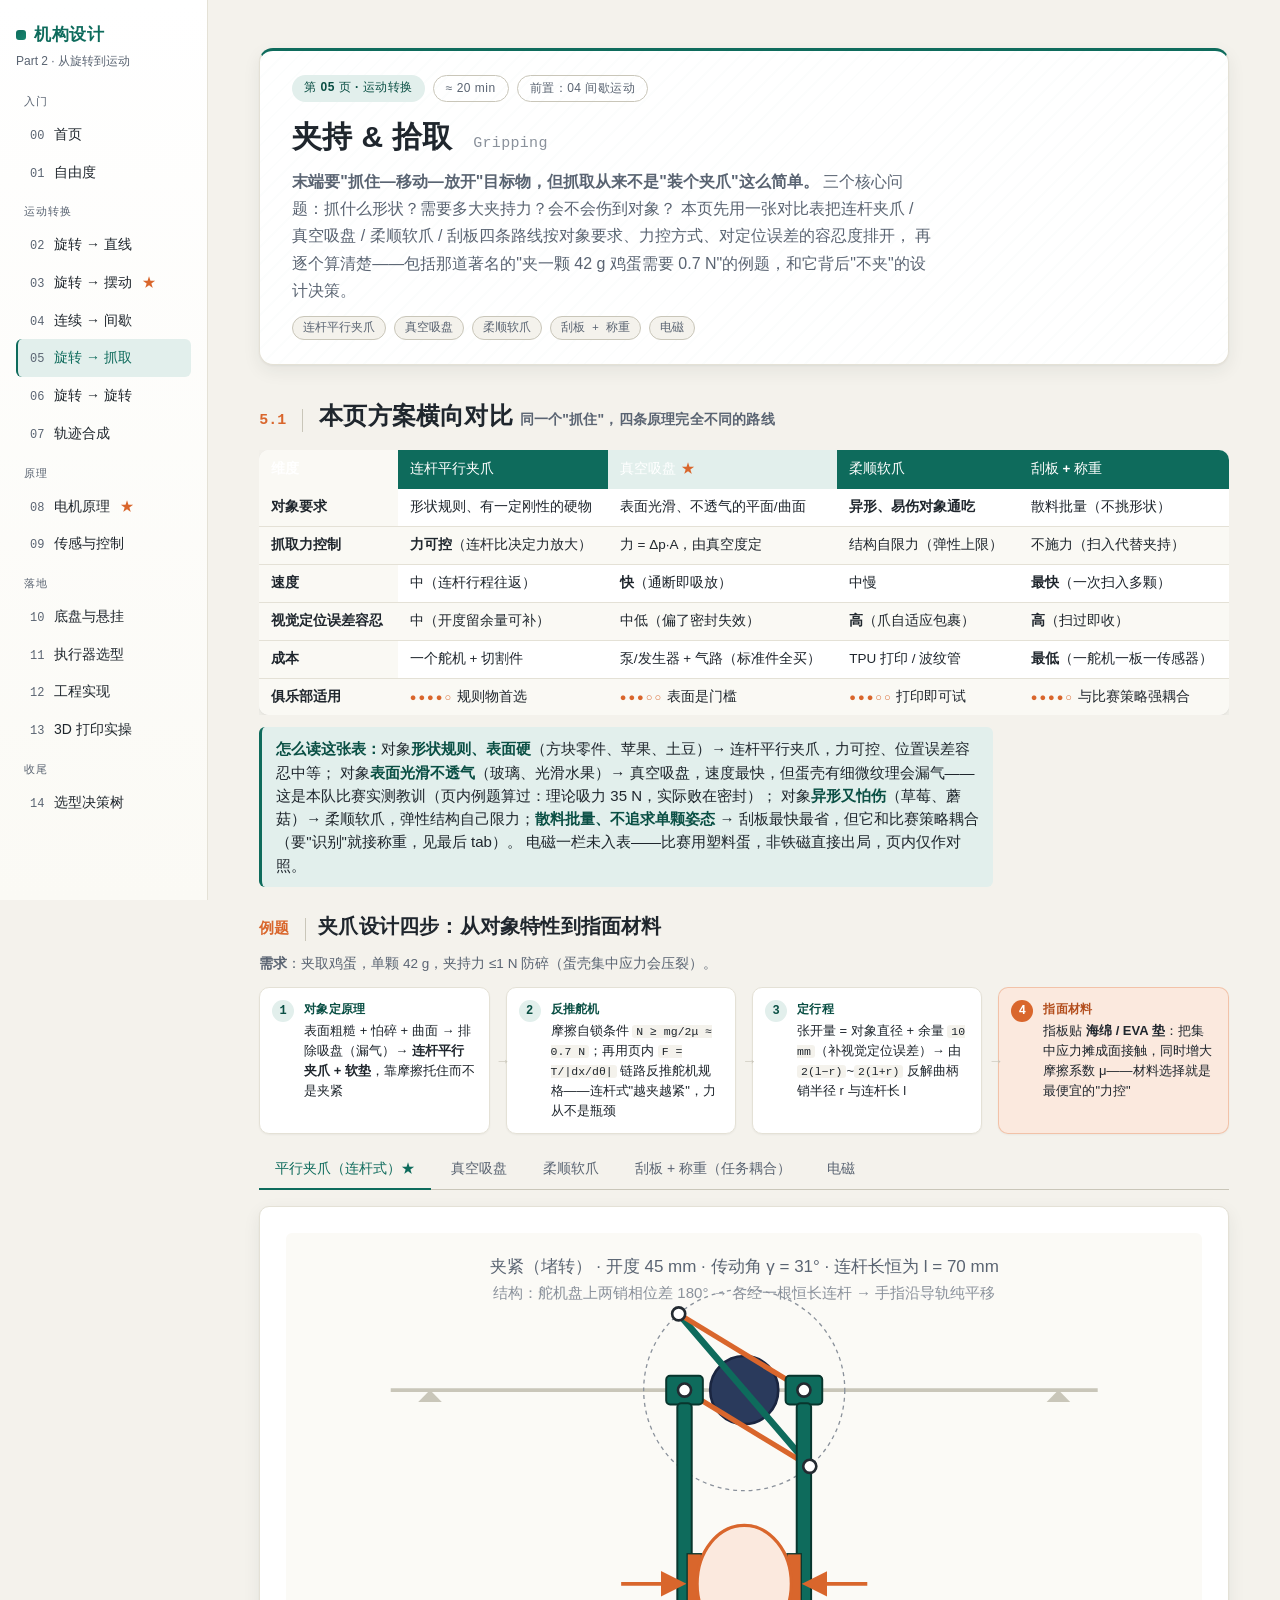
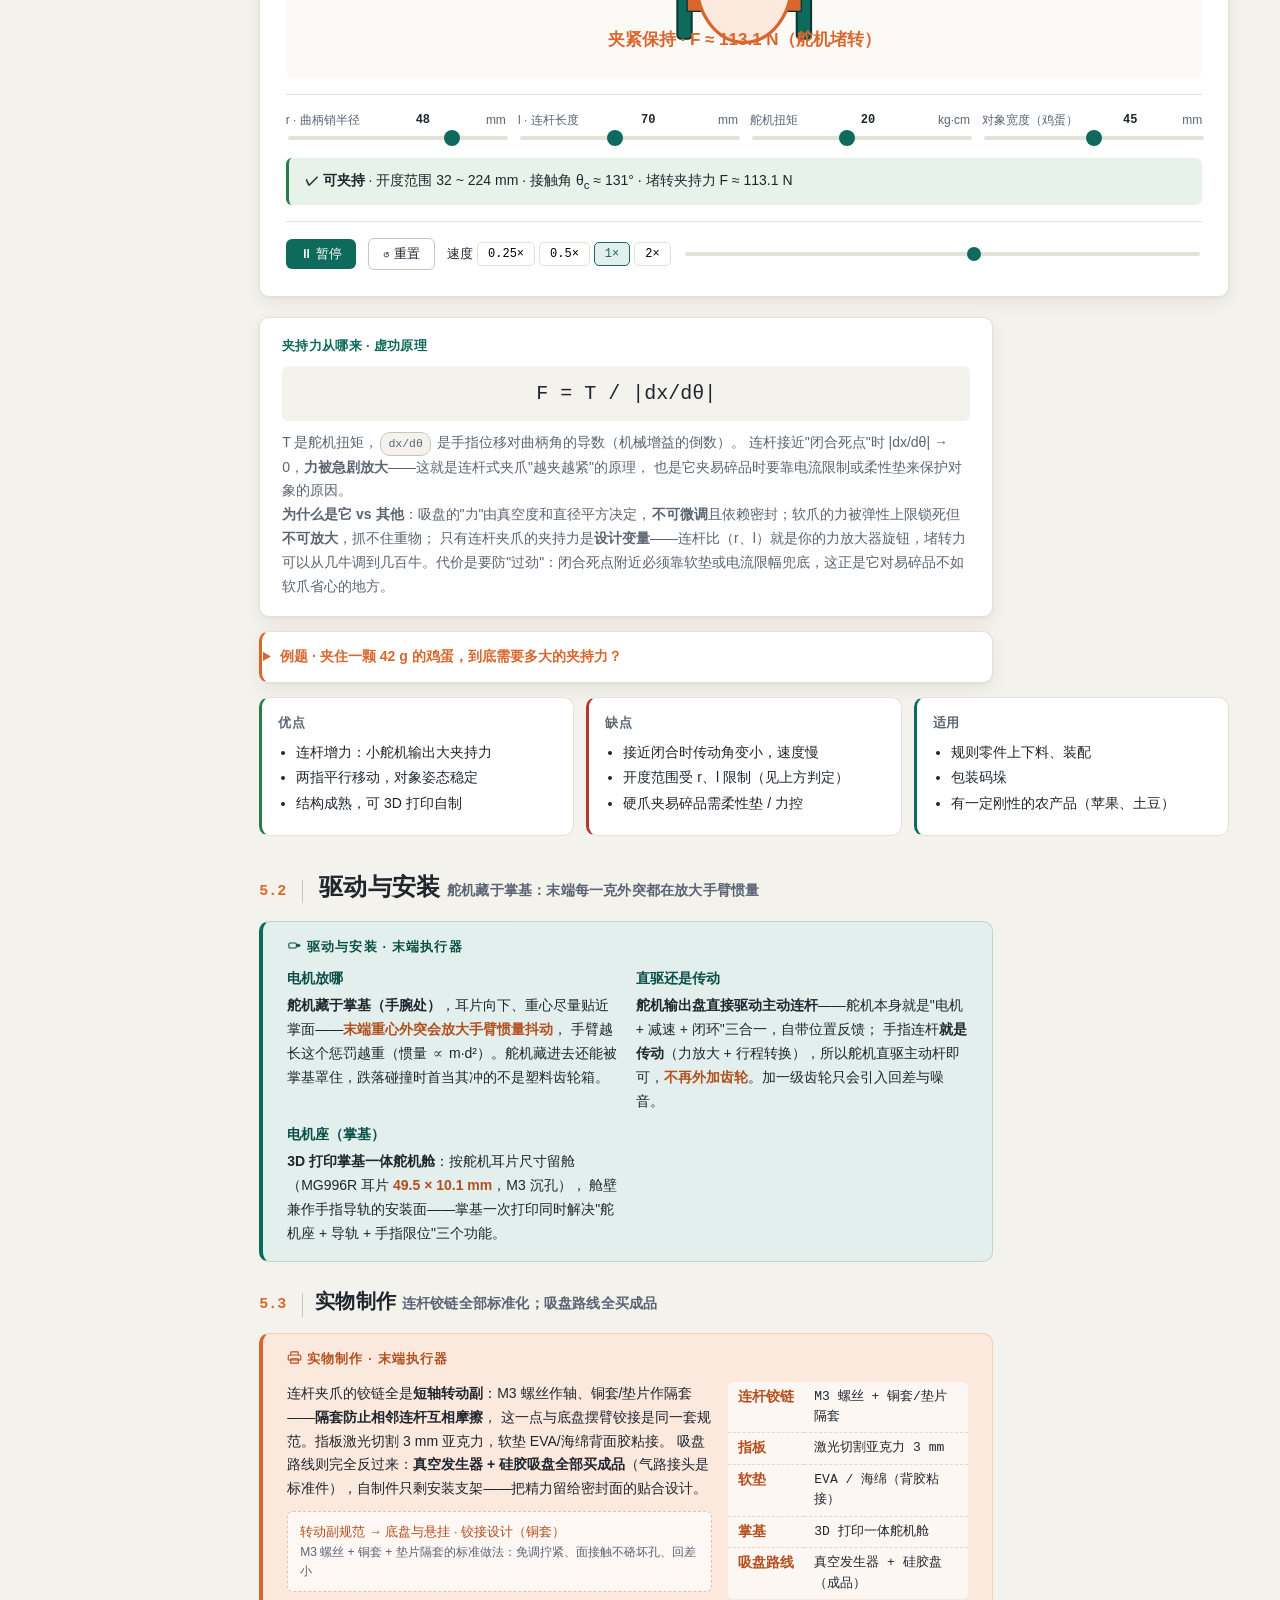
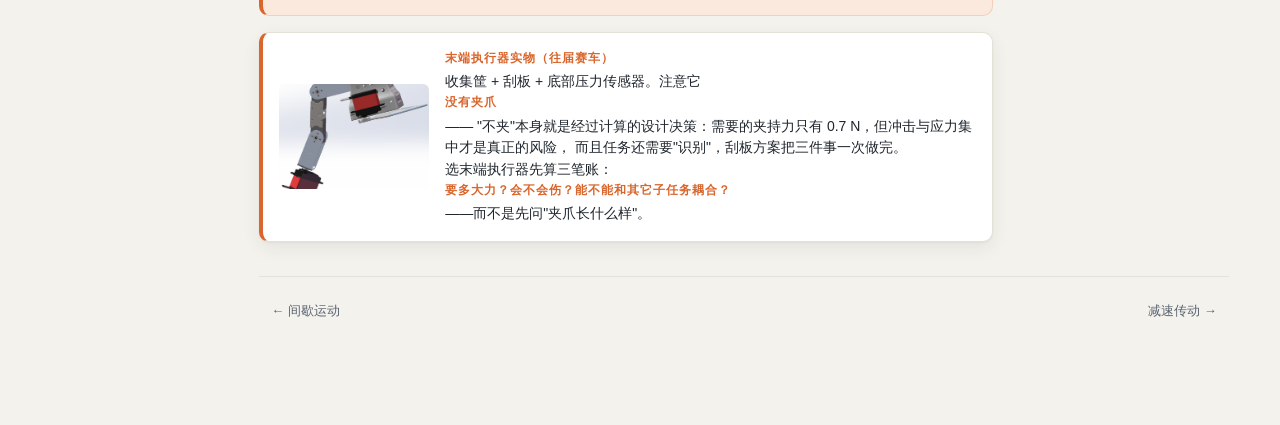
<file: part2_mechanisms/motion-gripping.html>
<!DOCTYPE html>
<html lang="zh-CN">
<head>
  <meta charset="UTF-8">
  <meta name="viewport" content="width=device-width, initial-scale=1">
  <title>夹持与拾取 · 机构设计 Part 2</title>
  <link rel="stylesheet" href="common/style.css">
</head>
<body>
  <div class="app">
    <div id="sidebar-mount"></div>
    <main class="main">
      <header class="page-hero" data-reveal>
        <div class="ph-kicker">
          <span class="chip">第 05 页 · 运动转换</span>
          <span class="chip chip-ghost">≈ 20 min</span>
          <span class="chip chip-ghost">前置：04 间歇运动</span>
        </div>
        <h1 class="ph-title">夹持 & 拾取 <span class="en">Gripping</span></h1>
        <p class="ph-lead">
          <strong>末端要"抓住—移动—放开"目标物，但抓取从来不是"装个夹爪"这么简单。</strong>
          三个核心问题：抓什么形状？需要多大夹持力？会不会伤到对象？
          本页先用一张对比表把连杆夹爪 / 真空吸盘 / 柔顺软爪 / 刮板四条路线按对象要求、力控方式、对定位误差的容忍度排开，
          再逐个算清楚——包括那道著名的"夹一颗 42 g 鸡蛋需要 0.7 N"的例题，和它背后"不夹"的设计决策。
        </p>
        <div class="ph-tags">
          <span class="tag">连杆平行夹爪</span>
          <span class="tag">真空吸盘</span>
          <span class="tag">柔顺软爪</span>
          <span class="tag">刮板 + 称重</span>
          <span class="tag">电磁</span>
        </div>
      </header>

      <div class="sec-head" data-reveal>
        <span class="sec-num">5.1</span>
        <h2>本页方案横向对比 <span class="sec-sub">同一个"抓住"，四条原理完全不同的路线</span></h2>
      </div>
      <div class="cmp-wrap" data-reveal>
        <table class="data-table cmp-table">
          <thead>
            <tr>
              <th class="crit">维度</th>
              <th>连杆平行夹爪</th>
              <th class="cmp-pick">真空吸盘</th>
              <th>柔顺软爪</th>
              <th>刮板 + 称重</th>
            </tr>
          </thead>
          <tbody>
            <tr>
              <td class="crit">对象要求</td>
              <td>形状规则、有一定刚性的硬物</td>
              <td>表面光滑、不透气的平面/曲面</td>
              <td><strong>异形、易伤对象通吃</strong></td>
              <td>散料批量（不挑形状）</td>
            </tr>
            <tr>
              <td class="crit">抓取力控制</td>
              <td><strong>力可控</strong>（连杆比决定力放大）</td>
              <td>力 = Δp·A，由真空度定</td>
              <td>结构自限力（弹性上限）</td>
              <td>不施力（扫入代替夹持）</td>
            </tr>
            <tr>
              <td class="crit">速度</td>
              <td>中（连杆行程往返）</td>
              <td><strong>快</strong>（通断即吸放）</td>
              <td>中慢</td>
              <td><strong>最快</strong>（一次扫入多颗）</td>
            </tr>
            <tr>
              <td class="crit">视觉定位误差容忍</td>
              <td>中（开度留余量可补）</td>
              <td>中低（偏了密封失效）</td>
              <td><strong>高</strong>（爪自适应包裹）</td>
              <td><strong>高</strong>（扫过即收）</td>
            </tr>
            <tr>
              <td class="crit">成本</td>
              <td>一个舵机 + 切割件</td>
              <td>泵/发生器 + 气路（标准件全买）</td>
              <td>TPU 打印 / 波纹管</td>
              <td><strong>最低</strong>（一舵机一板一传感器）</td>
            </tr>
            <tr>
              <td class="crit">俱乐部适用</td>
              <td><span class="dots">●●●●○</span> 规则物首选</td>
              <td><span class="dots">●●●○○</span> 表面是门槛</td>
              <td><span class="dots">●●●○○</span> 打印即可试</td>
              <td><span class="dots">●●●●○</span> 与比赛策略强耦合</td>
            </tr>
          </tbody>
        </table>
      </div>
      <div class="cmp-note" data-reveal>
        <strong>怎么读这张表：</strong>对象<strong>形状规则、表面硬</strong>（方块零件、苹果、土豆）→ 连杆平行夹爪，力可控、位置误差容忍中等；
        对象<strong>表面光滑不透气</strong>（玻璃、光滑水果）→ 真空吸盘，速度最快，但蛋壳有细微纹理会漏气——这是本队比赛实测教训（页内例题算过：理论吸力 35 N，实际败在密封）；
        对象<strong>异形又怕伤</strong>（草莓、蘑菇）→ 柔顺软爪，弹性结构自己限力；<strong>散料批量、不追求单颗姿态</strong> → 刮板最快最省，但它和比赛策略耦合（要"识别"就接称重，见最后 tab）。
        电磁一栏未入表——比赛用塑料蛋，非铁磁直接出局，页内仅作对照。
      </div>

      <div class="sec-head sm" data-reveal><span class="sec-num">例题</span><h2>夹爪设计四步：从对象特性到指面材料</h2></div>
      <p style="font-size:13.5px; color:var(--ink-soft); margin:0 0 var(--sp-3);" data-reveal>
        <strong>需求</strong>：夹取鸡蛋，单颗 42 g，夹持力 ≤1 N 防碎（蛋壳集中应力会压裂）。
      </p>
      <ol class="flow-steps" data-reveal>
        <li><b>对象定原理</b>表面粗糙 + 怕碎 + 曲面 → 排除吸盘（漏气）→ <strong>连杆平行夹爪 + 软垫</strong>，靠摩擦托住而不是夹紧</li>
        <li><b>反推舵机</b>摩擦自锁条件 <code>N ≥ mg/2μ ≈ 0.7 N</code>；再用页内 <code>F = T/|dx/dθ|</code> 链路反推舵机规格——连杆式"越夹越紧"，力从不是瓶颈</li>
        <li><b>定行程</b>张开量 = 对象直径 + 余量 <code>10 mm</code>（补视觉定位误差）→ 由 <code>2(l−r)</code>~<code>2(l+r)</code> 反解曲柄销半径 r 与连杆长 l</li>
        <li><b>指面材料</b>指板贴 <strong>海绵 / EVA 垫</strong>：把集中应力摊成面接触，同时增大摩擦系数 μ——材料选择就是最便宜的"力控"</li>
      </ol>

      <div class="mechanism-tabs" id="tabs">
        <button class="tab active" data-tab="hero">平行夹爪（连杆式）★</button>
        <button class="tab" data-tab="vacuum">真空吸盘</button>
        <button class="tab" data-tab="soft">柔顺软爪</button>
        <button class="tab" data-tab="scraper">刮板 + 称重（任务耦合）</button>
        <button class="tab" data-tab="mag">电磁</button>
      </div>

      <!-- ===== 平行夹爪 hero（物理正确：连杆恒长） ===== -->
      <section id="tab-hero" class="tab-panel">
        <div class="stage">
          <svg id="gp-svg" viewBox="0 0 700 340"></svg>
          <div class="params">
            <div class="param-row">
              <label>r · 曲柄销半径 <span class="val" id="gp-r-val">48</span> mm</label>
              <input type="range" id="gp-r" min="25" max="55" value="48">
            </div>
            <div class="param-row">
              <label>l · 连杆长度 <span class="val" id="gp-l-val">70</span> mm</label>
              <input type="range" id="gp-l" min="55" max="90" value="70">
            </div>
            <div class="param-row">
              <label>舵机扭矩 <span class="val" id="gp-t-val">20</span> kg·cm</label>
              <input type="range" id="gp-t" min="5" max="40" value="20">
            </div>
            <div class="param-row">
              <label>对象宽度（鸡蛋） <span class="val" id="gp-w-val">45</span> mm</label>
              <input type="range" id="gp-w" min="35" max="55" value="45">
            </div>
          </div>
          <div class="verdict" id="gp-verdict"></div>
          <div id="gp-controls-mount"></div>
        </div>

        <div class="formula-block">
          <div class="f-title">夹持力从哪来 · 虚功原理</div>
          <div class="f-eq">F = T / |dx/dθ|</div>
          <div class="f-note">
            T 是舵机扭矩，<span class="term-chip">dx/dθ</span> 是手指位移对曲柄角的导数（机械增益的倒数）。
            连杆接近"闭合死点"时 |dx/dθ| → 0，<strong>力被急剧放大</strong>——这就是连杆式夹爪"越夹越紧"的原理，
            也是它夹易碎品时要靠电流限制或柔性垫来保护对象的原因。
            <br><strong>为什么是它 vs 其他</strong>：吸盘的"力"由真空度和直径平方决定，<strong>不可微调</strong>且依赖密封；软爪的力被弹性上限锁死但<b>不可放大</b>，抓不住重物；
            只有连杆夹爪的夹持力是<strong>设计变量</strong>——连杆比（r、l）就是你的力放大器旋钮，堵转力可以从几牛调到几百牛。代价是要防"过劲"：闭合死点附近必须靠软垫或电流限幅兜底，这正是它对易碎品不如软爪省心的地方。
          </div>
        </div>

        <details class="example-card">
          <summary>例题 · 夹住一颗 42 g 的鸡蛋，到底需要多大的夹持力？</summary>
          <div class="ex-body">
            <p>两指对夹时，鸡蛋靠<strong>摩擦力</strong>被托住。每指压力 N 产生摩擦 μN，两指共 2μN ≥ mg：</p>
            <p style="font-family:var(--mono); text-align:center;">N ≥ mg / 2μ = 0.042 × 9.81 / (2 × 0.3) ≈ <strong>0.69 N</strong></p>
            <div class="answer">单指只需 ≈ 0.7 N。而连杆夹爪在夹紧位置能输出几十到几百 N —— 力从来不是瓶颈。</div>
            <p class="step">结论：夹鸡蛋的难点不在"夹得住"，而在<strong>冲击控制与压力分布</strong>（集中应力会压裂蛋壳）。
            这正是我们最终改用"刮板扫入 + 称重"的原因之一：根本不夹。</p>
          </div>
        </details>

        <div class="info-grid">
          <div class="info-card good"><h4>优点</h4><ul>
            <li>连杆增力：小舵机输出大夹持力</li>
            <li>两指平行移动，对象姿态稳定</li>
            <li>结构成熟，可 3D 打印自制</li>
          </ul></div>
          <div class="info-card bad"><h4>缺点</h4><ul>
            <li>接近闭合时传动角变小，速度慢</li>
            <li>开度范围受 r、l 限制（见上方判定）</li>
            <li>硬爪夹易碎品需柔性垫 / 力控</li>
          </ul></div>
          <div class="info-card use"><h4>适用</h4><ul>
            <li>规则零件上下料、装配</li>
            <li>包装码垛</li>
            <li>有一定刚性的农产品（苹果、土豆）</li>
          </ul></div>
        </div>
      </section>

      <!-- ===== 真空吸盘 ===== -->
      <section id="tab-vacuum" class="tab-panel" style="display:none;">
        <div class="stage">
          <svg id="vc-svg" viewBox="0 0 700 360"></svg>
          <div class="params">
            <div class="param-row">
              <label>真空度 Δp <span class="val" id="vc-dp-val">50</span> kPa</label>
              <input type="range" id="vc-dp" min="20" max="70" value="50">
            </div>
            <div class="param-row">
              <label>吸盘直径 D <span class="val" id="vc-d-val">30</span> mm</label>
              <input type="range" id="vc-d" min="15" max="50" value="30">
            </div>
          </div>
          <div class="verdict" id="vc-verdict"></div>
          <div id="vc-controls-mount"></div>
          <div id="vc-steps-mount"></div>
        </div>

        <div class="formula-block">
          <div class="f-title">吸盘吸力</div>
          <div class="f-eq">F = Δp · A = Δp · πD² / 4</div>
          <div class="f-note">
            Δp 为真空度（家用微型泵约 40–60 kPa），D 为吸盘有效直径。
            吸力与直径<strong>平方</strong>成正比——想要更大吸力，加直径比加真空度划算。
            <br><strong>为什么是它 vs 其他</strong>：吸盘是四条路线里唯一<strong>响应最快、对表面零压伤</strong>的——通断即吸放，没有闭合冲击；
            但它的入场券是<strong>表面质量</strong>：光滑、不透气、曲率平缓，缺一样就漏。连杆夹爪对表面不挑、对形状挑剔；吸盘正相反——对形状宽容（波纹盘贴曲面）、对表面苛刻。
            所以"光滑平面批量搬"用吸盘，"什么都可能来一颗"的农业场景它风险最高（本队比赛教训：蛋壳纹理漏气）。
          </div>
        </div>

        <details class="example-card">
          <summary>例题 · 30 mm 吸盘能否吸起 42 g 鸡蛋？</summary>
          <div class="ex-body">
            <p style="font-family:var(--mono); text-align:center;">F = 50 000 Pa × π × 0.03² / 4 ≈ <strong>35 N</strong></p>
            <p>鸡蛋重力仅 0.41 N，垂直吸持裕度 85 倍。但鸡蛋表面有细微纹理、且是曲面——
            实际有效真空度打折，<strong>密封性</strong>才是真空吸附抓蛋的真正门槛（这也是比赛里多数队伍放弃它的原因）。</p>
            <div class="answer">理论吸力 ≫ 需求；工程成败取决于密封与表面适应。</div>
          </div>
        </details>

        <div class="info-grid">
          <div class="info-card good"><h4>优点</h4><ul><li>对表面无损伤</li><li>响应快</li><li>曲面/异形面也能适应（波纹吸盘）</li></ul></div>
          <div class="info-card bad"><h4>缺点</h4><ul><li>需要气源（泵/真空发生器）</li><li>多孔、粗糙表面难密封</li><li>断气即失效，需保持压力</li></ul></div>
          <div class="info-card use"><h4>农业上最常用</h4><ul><li>水果采摘（苹果、番茄）</li><li>禽蛋分级线（工业）</li><li>包装、玻璃搬运</li></ul></div>
        </div>
      </section>

      <!-- ===== 柔顺软爪 ===== -->
      <section id="tab-soft" class="tab-panel" style="display:none;">
        <div class="stage">
          <svg id="sf-svg" viewBox="0 0 700 340"></svg>
          <div class="params">
            <div class="param-row">
              <label>闭合量 <span class="val" id="sf-close-val">0</span> %</label>
              <input type="range" id="sf-close" min="0" max="100" value="0">
            </div>
          </div>
          <div class="verdict" id="sf-verdict"></div>
          <div id="sf-controls-mount"></div>
        </div>
        <div class="formula-block">
          <div class="f-title">柔顺机构 · 让"材料弹性"代替"控制"</div>
          <div class="f-note">
            传统思路：传感器 + 力控算法保证不捏碎对象。
            <strong>柔顺思路：爪本身是弹性的（TPU 打印 / 气动波纹管），接触后自然 conform 到对象形状，
            压力被结构本身限制住</strong>——不需要任何力反馈。这叫"把控制问题变成结构问题"，
            是大一大二就能落地的设计思维（比赛里织物坏蛋仓也是同一思想）。
            <br><strong>为什么是它 vs 其他</strong>：连杆夹爪要"算准力 + 加软垫 + 怕过劲"，吸盘要"挑表面 + 供气源"，软爪把两头的麻烦都交给材料——
            <strong>对形状和定位误差的容忍度是四条路线里最高的</strong>（爪自己包过去）。代价是定位精度低、承载力有限：它是"温柔但不壮"，
            抓 42 g 的蛋绰绰有余，抓 500 g 的土豆就要重新设计刚度。选型口诀：宁可牺牲精度也不许伤对象 → 软爪。
          </div>
        </div>
        <div class="info-grid">
          <div class="info-card good"><h4>优点</h4><ul><li>对形状适应性极强</li><li>对易碎品天然友好</li><li>无需精确位姿、无需力控</li></ul></div>
          <div class="info-card bad"><h4>缺点</h4><ul><li>定位精度低</li><li>承载力有限</li><li>气动型需要气源</li></ul></div>
          <div class="info-card use"><h4>适用</h4><ul><li>鸡蛋、草莓、蘑菇</li><li>不规则零件</li><li>食品分拣</li></ul></div>
        </div>
      </section>

      <!-- ===== 刮板 + 称重（任务耦合） ===== -->
      <section id="tab-scraper" class="tab-panel" style="display:none;">
        <div class="stage">
          <svg id="sc-svg" viewBox="0 0 700 300"></svg>
          <div class="params">
            <div class="param-row">
              <label>分类阈值 <span class="val" id="sc-th-val">30</span> g</label>
              <input type="range" id="sc-th" min="5" max="60" value="30">
            </div>
          </div>
          <div class="verdict" id="sc-verdict"></div>
          <div id="sc-controls-mount"></div>
        </div>
        <div class="formula-block">
          <div class="f-title">为什么"重量"是好蛋/坏蛋的可靠特征</div>
          <div class="f-eq">好蛋 ≈ 42 g　·　坏蛋 &lt; 20 g</div>
          <div class="f-note">
            ASABE 比赛用好实心蛋（~42 g）和坏蛋（&lt;20 g），重量差超过一倍——
            一个薄膜压力传感器 + 一个阈值，就完成了"识别 + 分拣"两个子任务。
            <strong>把阈值滑到 20~42 之间</strong>试试分类正确率；再滑出这个区间，看错误率如何飙升。
            <br><strong>为什么是它 vs 其他</strong>：夹爪 / 吸盘 / 软爪都只解决"拾取"一个子任务，识别还得另加视觉——
            刮板方案的杀伤力在于<strong>与比赛策略耦合</strong>：刮板完成收集、称重完成识别，共享"蛋被扫入"这一个物理点，三件事一次做完。
            它不精（不保证单颗姿态、要特定方向扫、依赖筐定位），但比赛要的是吞吐量不是姿态美——<strong>最快 + 最便宜 + 白送识别</strong>，这是其他三条路线给不了的组合。
          </div>
        </div>
        <div class="info-grid">
          <div class="info-card good"><h4>优点</h4><ul><li>结构最简单（一个舵机 + 一块板）</li><li>"拾取 + 识别"一个动作完成</li><li>不夹不压，对易碎品冲击可控</li></ul></div>
          <div class="info-card bad"><h4>缺点</h4><ul><li>只能从特定方向扫</li><li>需要收集筐精确定位</li><li>不适合堆叠场景</li></ul></div>
          <div class="info-card use"><h4>耦合思维的产物</h4><ul><li>刮板 = 收集子任务的解</li><li>底部传感器 = 分拣子任务的解</li><li>共享"蛋被扫入"这一物理点 → 合并</li></ul></div>
        </div>
      </section>

      <!-- ===== 电磁 ===== -->
      <section id="tab-mag" class="tab-panel" style="display:none;">
        <div class="stage">
          <svg id="mg-svg" viewBox="0 0 700 280"></svg>
          <div style="display:flex; gap:10px; margin-top:12px;">
            <button class="btn" id="mg-toggle">⚡ 通电 / 断电</button>
          </div>
          <div id="mg-controls-mount"></div>
        </div>
        <div class="info-grid" style="margin-top:16px;">
          <div class="info-card good"><h4>电磁铁 · 优点</h4><ul><li>响应极快</li><li>无机械接触</li><li>通断即吸放</li></ul></div>
          <div class="info-card bad"><h4>缺点</h4><ul><li>仅铁磁材料（比赛用塑料蛋 → 不可用）</li><li>断电即失效</li><li>剩磁问题</li></ul></div>
          <div class="info-card use"><h4>适用</h4><ul><li>钢板搬运</li><li>铁/非铁分拣</li><li>快速夹持切换工装</li></ul></div>
        </div>
      </section>

      <div class="sec-head" data-reveal>
        <span class="sec-num">5.2</span>
        <h2>驱动与安装 <span class="sec-sub">舵机藏于掌基：末端每一克外突都在放大手臂惯量</span></h2>
      </div>
      <div class="drive-card" data-reveal>
        <div class="dc-head"><svg class="ic"><use href="#i-motor"></use></svg> 驱动与安装 · 末端执行器</div>
        <div class="dc-grid">
          <div class="dc-item">
            <h4>电机放哪</h4>
            <p><strong>舵机藏于掌基（手腕处）</strong>，耳片向下、重心尽量贴近掌面——<em>末端重心外突会放大手臂惯量抖动</em>，
            手臂越长这个惩罚越重（惯量 ∝ m·d²）。舵机藏进去还能被掌基罩住，跌落碰撞时首当其冲的不是塑料齿轮箱。</p>
          </div>
          <div class="dc-item">
            <h4>直驱还是传动</h4>
            <p><strong>舵机输出盘直接驱动主动连杆</strong>——舵机本身就是"电机 + 减速 + 闭环"三合一，自带位置反馈；
            手指连杆<strong>就是传动</strong>（力放大 + 行程转换），所以舵机直驱主动杆即可，<em>不再外加齿轮</em>。加一级齿轮只会引入回差与噪音。</p>
          </div>
          <div class="dc-item">
            <h4>电机座（掌基）</h4>
            <p><strong>3D 打印掌基一体舵机舱</strong>：按舵机耳片尺寸留舱（MG996R 耳片 <em>49.5 × 10.1 mm</em>，M3 沉孔），
            舱壁兼作手指导轨的安装面——掌基一次打印同时解决"舵机座 + 导轨 + 手指限位"三个功能。</p>
          </div>
        </div>
      </div>

      <div class="sec-head sm" data-reveal>
        <span class="sec-num">5.3</span>
        <h2>实物制作 <span class="sec-sub">连杆铰链全部标准化；吸盘路线全买成品</span></h2>
      </div>
      <div class="build-card" data-reveal>
        <div class="bc-head"><svg class="ic"><use href="#i-print"></use></svg> 实物制作 · 末端执行器</div>
        <div class="bc-grid">
          <div class="bc-main">
            <p>连杆夹爪的铰链全是<strong>短轴转动副</strong>：M3 螺丝作轴、铜套/垫片作隔套——<strong>隔套防止相邻连杆互相摩擦</strong>，
            这一点与底盘摆臂铰接是同一套规范。指板激光切割 3 mm 亚克力，软垫 EVA/海绵背面胶粘接。
            吸盘路线则完全反过来：<strong>真空发生器 + 硅胶吸盘全部买成品</strong>（气路接头是标准件），自制件只剩安装支架——把精力留给密封面的贴合设计。</p>
            <a class="bc-link" href="chassis.html">转动副规范 → 底盘与悬挂 · 铰接设计（铜套）<br>
              <span style="font-size:12px; color:var(--ink-soft);">M3 螺丝 + 铜套 + 垫片隔套的标准做法：免调拧紧、面接触不硌坏孔、回差小</span></a>
          </div>
          <table class="bc-params">
            <tbody>
              <tr><td>连杆铰链</td><td>M3 螺丝 + 铜套/垫片隔套</td></tr>
              <tr><td>指板</td><td>激光切割亚克力 3 mm</td></tr>
              <tr><td>软垫</td><td>EVA / 海绵（背胶粘接）</td></tr>
              <tr><td>掌基</td><td>3D 打印一体舵机舱</td></tr>
              <tr><td>吸盘路线</td><td>真空发生器 + 硅胶盘（成品）</td></tr>
            </tbody>
          </table>
        </div>
      </div>

      <div class="case-callout">
        <img src="assets/asabe/end-effector-picking.png" alt="picking mechanism">
        <div class="text">
          <strong>末端执行器实物（往届赛车）</strong>
          收集筐 + 刮板 + 底部压力传感器。注意它<strong>没有夹爪</strong>——
          "不夹"本身就是经过计算的设计决策：需要的夹持力只有 0.7 N，但冲击与应力集中才是真正的风险，
          而且任务还需要"识别"，刮板方案把三件事一次做完。
          <br>选末端执行器先算三笔账：<strong>要多大力？会不会伤？能不能和其它子任务耦合？</strong>——而不是先问"夹爪长什么样"。
        </div>
      </div>

      <div class="page-nav">
        <a href="motion-intermittent.html">← 间歇运动</a>
        <a href="motion-transmission.html">减速传动 →</a>
      </div>
    </main>
  </div>

  <script type="module">
    import { injectSidebar } from './common/sidebar.js';
    import { createControls, svg, line, circle, clear } from './common/controls.js';
    import { parallelGripper, gripForce, vacuumForce, TAU } from './common/math.js';
    import { COLORS, hatchPattern, ground, arrow, bar, stepControls } from './common/draw.js';

    injectSidebar('motion-gripping');

    // ===== Tabs 切换（带动画暂停/恢复） =====
    const tabCtls = {};
    function activateTab(name) {
      document.querySelectorAll('#tabs .tab').forEach(b => b.classList.toggle('active', b.dataset.tab === name));
      document.querySelectorAll('.tab-panel').forEach(p => p.style.display = 'none');
      document.getElementById('tab-' + name).style.display = 'block';
      Object.values(tabCtls).forEach(c => { if (c) c.pause(); });
      if (tabCtls[name]) tabCtls[name].play();
    }
    document.querySelectorAll('#tabs .tab').forEach(btn => {
      btn.addEventListener('click', () => activateTab(btn.dataset.tab));
    });

    /* ============================================================
     * 平行夹爪（连杆式）—— 物理正确版
     * 单舵机盘 + 两个相位差 180° 的曲柄销，各经一根恒长连杆
     * 推动手指沿导轨平移。导轨过盘心 → 机构左右严格对称（f2 = −f1）。
     * 接触对象后舵机"堵转"，夹持力 = T / |dx/dθ|。
     * ============================================================ */
    (function () {
      const svgEl = document.getElementById('gp-svg');
      const mount = document.getElementById('gp-controls-mount');
      const verdictEl = document.getElementById('gp-verdict');
      const P = { r: 48, l: 70, t: 20, w: 45 };  // mm, mm, kg·cm, mm
      const FINGER_W = 12;                        // 手指宽度 mm（与 math.js 一致）
      const S = 1.6;                              // mm → px
      const CX = 350, RAIL_Y = 120;               // 盘心 / 导轨（同一水平线）

      const bind = (k) => {
        document.getElementById('gp-' + k).addEventListener('input', (e) => {
          P[k] = parseInt(e.target.value);
          document.getElementById('gp-' + k + '-val').textContent = P[k];
          solveContact();
        });
      };
      ['r', 'l', 't', 'w'].forEach(bind);

      // gap(θ)：两指内侧间距
      const gapAt = (theta) => {
        const s = parallelGripper({ r: P.r, l: P.l, theta });
        return s.valid ? s.openness : null;
      };
      const gapMin = () => 2 * (P.l - P.r) - FINGER_W;   // θ=π 处
      const gapMax = () => 2 * (P.l + P.r) - FINGER_W;   // θ=0 处

      let thetaC = null; // 接触角：gap(θC) = 对象宽
      function solveContact() {
        const target = P.w;
        if (gapMin() >= target) { thetaC = null; updateVerdict(); return; }
        let lo = 0, hi = Math.PI;
        for (let i = 0; i < 50; i++) {
          const mid = (lo + hi) / 2;
          if (gapAt(mid) > target) lo = mid; else hi = mid;
        }
        thetaC = (lo + hi) / 2;
        updateVerdict();
      }

      function updateVerdict() {
        const reachable = thetaC !== null;
        if (!reachable) {
          verdictEl.className = 'verdict bad';
          verdictEl.innerHTML = `<strong>✗ 夹不到</strong> · 最小开度 = 2(l−r)−指宽 = ${gapMin().toFixed(0)} mm ≥ 对象宽 ${P.w} mm。<br>增大 r 或减小 l，让最小开度小于对象宽度。`;
        } else {
          const g = gripForce({ r: P.r, l: P.l, theta: thetaC, torque: P.t * 98.0665 });
          const F = g.F;
          verdictEl.className = 'verdict good';
          verdictEl.innerHTML = `<strong>✓ 可夹持</strong> · 开度范围 ${gapMin().toFixed(0)} ~ ${gapMax().toFixed(0)} mm · 接触角 θ<sub>c</sub> ≈ ${(thetaC * 180 / Math.PI).toFixed(0)}° · 堵转夹持力 F ≈ ${F === null ? '—' : F.toFixed(1)} N`;
        }
      }

      // 时间线：0~0.35 接近 → 0.35~0.65 夹紧保持 → 0.65~1 松开
      function thetaOf(phase, full) {
        if (full) { // 够不着时全行程摆动展示
          const t = phase < 0.5 ? phase / 0.5 : 1 - (phase - 0.5) / 0.5;
          return Math.PI * 0.5 * (1 - Math.cos(Math.PI * t)); // 0→π→0 平滑
        }
        const ease = (t) => 0.5 - 0.5 * Math.cos(Math.PI * t);
        if (phase < 0.35) return thetaC * ease(phase / 0.35);
        if (phase < 0.65) return thetaC;
        return thetaC * (1 - ease((phase - 0.65) / 0.35));
      }

      function render(phase) {
        clear(svgEl);
        const full = thetaC === null;
        const theta = thetaOf(phase, full);
        const sol = parallelGripper({ r: P.r, l: P.l, theta });
        if (!sol.valid) return;

        const mm = (x) => CX + x * S;
        const pin1 = { x: mm(sol.pin1.x), y: RAIL_Y - sol.pin1.y * S };
        const pin2 = { x: mm(sol.pin2.x), y: RAIL_Y - sol.pin2.y * S };
        const f1x = mm(sol.f1.x), f2x = mm(sol.f2.x);
        const clamped = !full && phase >= 0.35 && phase < 0.65;
        const gammaDeg = sol.gamma1 * 180 / Math.PI;

        // 导轨
        svgEl.appendChild(line(80, RAIL_Y, 620, RAIL_Y, { stroke: '#c9c6b9', 'stroke-width': 3 }));
        [110, 590].forEach(vx => {
          svgEl.appendChild(svg('polygon', { points: `${vx},${RAIL_Y} ${vx - 9},${RAIL_Y + 9} ${vx + 9},${RAIL_Y + 9}`, fill: '#c9c6b9' }));
        });

        // 舵机盘 + 曲柄销
        svgEl.appendChild(circle(CX, RAIL_Y, 26, { fill: '#2a3a5c', stroke: '#1a2540', 'stroke-width': 2 }));
        svgEl.appendChild(circle(CX, RAIL_Y, P.r * S, { fill: 'none', stroke: '#8a919b', 'stroke-width': 1, 'stroke-dasharray': '3 3' }));
        svgEl.appendChild(line(CX, RAIL_Y, pin1.x, pin1.y, { stroke: '#0e6b5c', 'stroke-width': 5, 'stroke-linecap': 'round' }));
        svgEl.appendChild(line(CX, RAIL_Y, pin2.x, pin2.y, { stroke: '#0e6b5c', 'stroke-width': 5, 'stroke-linecap': 'round' }));

        // 恒长连杆（核心：长度始终 = l）
        svgEl.appendChild(line(pin1.x, pin1.y, f1x, RAIL_Y, { stroke: '#d9662c', 'stroke-width': 4 }));
        svgEl.appendChild(line(pin2.x, pin2.y, f2x, RAIL_Y, { stroke: '#d9662c', 'stroke-width': 4 }));

        // 手指（滑块 + 竖指 + 指垫）
        [[f1x, 1], [f2x, -1]].forEach(([fx, sgn]) => {
          svgEl.appendChild(svg('rect', { x: fx - 14, y: RAIL_Y - 11, width: 28, height: 22, fill: '#0e6b5c', stroke: '#08352d', 'stroke-width': 1.5, rx: 3 }));
          svgEl.appendChild(svg('rect', { x: fx - 5.5, y: RAIL_Y + 10, width: 11, height: 180, fill: '#0e6b5c', stroke: '#08352d', 'stroke-width': 1.5, rx: 3 }));
          svgEl.appendChild(svg('rect', {
            x: sgn > 0 ? fx - 13 : fx + 2, y: 245, width: 11, height: 44,
            fill: clamped ? '#d9662c' : '#b5e0d7', stroke: '#08352d', 'stroke-width': 1,
          }));
        });

        // 对象（鸡蛋）
        const eggRx = (P.w / 2) * S;
        svgEl.appendChild(svg('ellipse', {
          cx: CX, cy: 268, rx: eggRx, ry: eggRx * 1.24,
          fill: clamped ? '#fbe9de' : '#fdfcf8',
          stroke: clamped ? '#d9662c' : '#b0a894', 'stroke-width': 2.5,
        }));

        // 夹紧力箭头 + 读数
        const g = gripForce({ r: P.r, l: P.l, theta, torque: P.t * 98.0665 });
        if (clamped && g.F !== null) {
          svgEl.appendChild(line(CX - eggRx - 58, 268, CX - eggRx - 12, 268, { stroke: '#d9662c', 'stroke-width': 3, 'marker-end': 'url(#gp-arr)' }));
          svgEl.appendChild(line(CX + eggRx + 58, 268, CX + eggRx + 12, 268, { stroke: '#d9662c', 'stroke-width': 3, 'marker-end': 'url(#gp-arr)' }));
          const ft = svg('text', { x: CX, y: 315, 'text-anchor': 'middle', fill: '#d9662c', 'font-size': 13, 'font-weight': 600 });
          ft.textContent = `夹紧保持 · F ≈ ${g.F.toFixed(1)} N（舵机堵转）`;
          svgEl.appendChild(ft);
        }

        // 关节
        [pin1, pin2, { x: f1x, y: RAIL_Y }, { x: f2x, y: RAIL_Y }].forEach(pt => {
          svgEl.appendChild(circle(pt.x, pt.y, 5, { fill: 'white', stroke: '#232a31', 'stroke-width': 2 }));
        });

        // 顶部读数
        const state = full ? '⚠ 最小开度不够，无法夹住对象' : clamped ? '夹紧（堵转）' : phase < 0.35 ? '接近中' : '松开';
        const t = svg('text', { x: 350, y: 30, 'text-anchor': 'middle', fill: full ? '#b3372c' : '#5a6472', 'font-size': 13 });
        t.textContent = `${state} · 开度 ${sol.openness.toFixed(0)} mm · 传动角 γ = ${gammaDeg.toFixed(0)}° · 连杆长恒为 l = ${P.l} mm`;
        svgEl.appendChild(t);
        const sub = svg('text', { x: 350, y: 50, 'text-anchor': 'middle', fill: '#8a919b', 'font-size': 11.5 });
        sub.textContent = '结构：舵机盘上两销相位差 180° → 各经一根恒长连杆 → 手指沿导轨纯平移';
        svgEl.appendChild(sub);

        // 箭头 marker（定义一次）
        const defs = svg('defs', {});
        defs.innerHTML = `<marker id="gp-arr" viewBox="0 0 10 10" refX="8" refY="5" markerWidth="6.5" markerHeight="6.5" orient="auto-start-reverse"><path d="M 0 0 L 10 5 L 0 10 z" fill="#d9662c"/></marker>`;
        svgEl.appendChild(defs);
      }

      solveContact();
      const ctl = createControls(mount, { duration: 4200, onTick: (phase) => render(phase) });
      tabCtls['hero'] = ctl;
    })();

    /* ============================================================
     * 刮板 + 称重：重量分拣交互
     * 蛋序列交替出现（好 ~42g / 坏 ~17g，带小扰动），阈值决定分类
     * ============================================================ */
    (function () {
      const svgEl = document.getElementById('sc-svg');
      const mount = document.getElementById('sc-controls-mount');
      const verdictEl = document.getElementById('sc-verdict');
      let threshold = 30;
      const history = []; // {truth, ok}

      document.getElementById('sc-th').addEventListener('input', (e) => {
        threshold = parseInt(e.target.value);
        document.getElementById('sc-th-val').textContent = threshold;
        history.length = 0;
        updateVerdict(0, 0, true, null);
      });

      function updateVerdict(w, acc, reset, cur) {
        const n = history.length;
        const okN = history.filter(h => h.ok).length;
        const inRange = threshold > 20 && threshold < 42;
        verdictEl.className = 'verdict ' + (inRange ? (n === 0 || okN === n ? 'good' : '') : 'bad');
        let html = `<strong>阈值 = ${threshold} g</strong> · 判定为${cur === null ? '—' : cur ? '好蛋 ✓ LED 绿' : '坏蛋 ✗ LED 红'} · 最近 20 颗正确率 ${n === 0 ? '—' : ((okN / n) * 100).toFixed(0) + '%'}（n=${n}）`;
        if (!inRange) html += `<br>⚠ 阈值不在 (20, 42) 区间：好蛋 ≈42g、坏蛋 &lt;20g，阈值必须落在两者之间。`;
        verdictEl.innerHTML = html;
      }

      function render(phase) {
        clear(svgEl);
        const EGGS_PER_CYCLE = 10;
        const idx = Math.floor(phase * EGGS_PER_CYCLE);
        // 确定性"随机"扰动（教学用，可复现）
        const truth = idx % 3 !== 0;                       // 2/3 好蛋
        const w = truth ? 42 + 2.0 * Math.sin(idx * 2.7) : 17 + 2.0 * Math.sin(idx * 1.9);
        const cls = w > threshold;
        const ok = cls === truth;
        if (!history.length || history[history.length - 1].idx !== idx) {
          history.push({ idx, ok });
          if (history.length > 20) history.shift();
        }

        // 传感器台 + 蛋
        svgEl.appendChild(svg('rect', { x: 230, y: 210, width: 240, height: 26, fill: '#e3e1d8', stroke: '#c9c6b9', 'stroke-width': 2 }));
        svgEl.appendChild(svg('rect', { x: 300, y: 200, width: 100, height: 12, fill: cls ? '#b5e0d7' : '#f2c9b6', stroke: '#8a919b', 'stroke-width': 1.5 }));
        const ledColor = cls ? '#2a7c4a' : '#b3372c';
        svgEl.appendChild(circle(560, 80, 16, { fill: ledColor, stroke: '#232a31', 'stroke-width': 2 }));
        const ledT = svg('text', { x: 560, y: 118, 'text-anchor': 'middle', fill: '#5a6472', 'font-size': 11 });
        ledT.textContent = cls ? '绿 = 好蛋' : '红 = 坏蛋';
        svgEl.appendChild(ledT);

        svgEl.appendChild(svg('ellipse', {
          cx: 350, cy: 168, rx: 38, ry: 48,
          fill: ok ? '#fdfcf8' : '#f9e5e2', stroke: ok ? '#b0a894' : '#b3372c', 'stroke-width': 2.5,
        }));
        const wT = svg('text', { x: 350, y: 175, 'text-anchor': 'middle', fill: '#5a6472', 'font-size': 15, 'font-weight': 600, 'font-family': 'monospace' });
        wT.textContent = `${w.toFixed(1)} g`;
        svgEl.appendChild(wT);

        // 阈值线图示（数轴 0~60g）
        const ax = 350, ay = 282, half = 260;
        svgEl.appendChild(line(ax - half, ay, ax + half, ay, { stroke: '#8a919b', 'stroke-width': 2 }));
        [[20, '20g'], [42, '42g']].forEach(([v, lab]) => {
          const x = ax - half + (v / 60) * 2 * half;
          svgEl.appendChild(line(x, ay - 7, x, ay + 7, { stroke: '#8a919b', 'stroke-width': 2 }));
          const t = svg('text', { x, y: ay + 22, 'text-anchor': 'middle', fill: '#5a6472', 'font-size': 10.5, 'font-family': 'monospace' });
          t.textContent = lab;
          svgEl.appendChild(t);
        });
        const thX = ax - half + (threshold / 60) * 2 * half;
        svgEl.appendChild(line(thX, ay - 14, thX, ay + 14, { stroke: '#d9662c', 'stroke-width': 3 }));
        const thT = svg('text', { x: thX, y: ay - 20, 'text-anchor': 'middle', fill: '#d9662c', 'font-size': 11, 'font-weight': 600 });
        thT.textContent = `阈值 ${threshold}g`;
        svgEl.appendChild(thT);
        // 当前蛋重量刻度点
        const wX = Math.max(ax - half, Math.min(ax + half, ax - half + (w / 60) * 2 * half));
        svgEl.appendChild(circle(wX, ay, 5, { fill: truth ? '#0e6b5c' : '#b3372c' }));

        updateVerdict(w, null, false, cls);
      }

      const ctl = createControls(mount, { duration: 8000, onTick: (phase) => render(phase) });
      tabCtls['scraper'] = ctl; ctl.pause();
    })();

    /* ============================================================
     * 真空吸盘：四步循环（接近 → 接触密封 → 抽真空提起 → 释放）
     * + 吸力实时计算 F = Δp·πD²/4
     * ============================================================ */
    (function () {
      const svgEl = document.getElementById('vc-svg');
      const mount = document.getElementById('vc-controls-mount');
      const stepsMount = document.getElementById('vc-steps-mount');
      const verdictEl = document.getElementById('vc-verdict');
      const P = { dp: 50, d: 30 };
      const bind = (k) => {
        document.getElementById('vc-' + k).addEventListener('input', (e) => {
          P[k] = parseInt(e.target.value);
          document.getElementById('vc-' + k + '-val').textContent = P[k];
          updateVerdict();
        });
      };
      ['dp', 'd'].forEach(bind);

      function updateVerdict() {
        const F = vacuumForce({ dP_kPa: P.dp, d_mm: P.d });
        const eggW = 0.042 * 9.81; // 0.41 N
        const ratio = F / eggW;
        verdictEl.className = 'verdict ' + (ratio > 5 ? 'good' : ratio > 1 ? 'warn' : 'bad');
        verdictEl.innerHTML = `<strong>F = ${P.dp} kPa × π×${P.d}²/4 ≈ ${F.toFixed(1)} N</strong> · 鸡蛋重 0.41 N · 裕度 ${ratio.toFixed(0)}× ${ratio > 5 ? '✓（理论充足，成败看密封）' : ratio > 1 ? '（勉强，曲面密封会打折）' : '✗ 吸不住'}`;
      }

      function render(phase) {
        clear(svgEl);
        // 四段：0~0.2 接近 / 0.2~0.35 接触密封 / 0.35~0.7 抽真空提起 / 0.7~1 释放
        let stage, t;
        if (phase < 0.2) { stage = 0; t = phase / 0.2; }
        else if (phase < 0.35) { stage = 1; t = (phase - 0.2) / 0.15; }
        else if (phase < 0.7) { stage = 2; t = (phase - 0.35) / 0.35; }
        else { stage = 3; t = (phase - 0.7) / 0.3; }

        const CX = 350;
        const nozzleY = 70;          // 吸盘固定位置
        const eggRestY = 250;        // 蛋初始位置
        // 吸盘下沿
        const cupY = nozzleY + 16;
        // 蛋随阶段移动
        let eggY;
        if (stage === 0) eggY = eggRestY - t * 30;            // 略上移接近
        else if (stage === 1) eggY = eggRestY - 30;            // 接触
        else if (stage === 2) eggY = eggRestY - 30 - t * 90;   // 被提起
        else eggY = eggRestY - 120 + t * 120;                  // 释放下落

        const sealed = stage >= 1;
        const lifting = stage === 2;
        const vacuumOn = stage === 2 || stage === 3;

        // 真空发生器
        svgEl.appendChild(svg('rect', { x: CX - 45, y: nozzleY - 56, width: 90, height: 42, fill: '#2a3a5c', stroke: '#1a2540', 'stroke-width': 2, rx: 4 }));
        const nT = svg('text', { x: CX, y: nozzleY - 30, 'text-anchor': 'middle', fill: 'white', 'font-size': 12 });
        nT.textContent = '真空发生器'; svgEl.appendChild(nT);
        // 连接管
        svgEl.appendChild(line(CX, nozzleY - 14, CX, nozzleY, { stroke: '#666', 'stroke-width': 4 }));
        // 吸盘（椭圆，密封时变形贴合）
        const cupRy = sealed ? 8 : 13;
        svgEl.appendChild(svg('ellipse', { cx: CX, cy: cupY, rx: P.d * 0.7, ry: cupRy, fill: vacuumOn ? COLORS.drive : '#d8d5cc', stroke: COLORS.ink, 'stroke-width': 2 }));
        // 蛋
        const eggRx = 30, eggRy = 38;
        svgEl.appendChild(svg('ellipse', { cx: CX, cy: eggY, rx: eggRx, ry: eggRy, fill: sealed ? '#fbe9de' : '#fdfcf8', stroke: sealed ? COLORS.driven : '#b0a894', 'stroke-width': 2.5 }));
        // 地面
        svgEl.appendChild(ground(svgEl, 80, 295, 540));

        // 真空负压区高亮（提起时吸盘内）
        if (vacuumOn) {
          svgEl.appendChild(svg('ellipse', { cx: CX, cy: cupY + 6, rx: P.d * 0.55, ry: 5, fill: COLORS.hi, opacity: 0.25 }));
          // 上箭头表示气流向上
          svgEl.appendChild(arrow(svgEl, CX + 60, cupY, CX + 60, cupY - 30, { color: COLORS.drive, width: 2, label: '抽真空' }));
        }
        // 吸力箭头（提起时作用在蛋上）
        if (lifting) {
          const F = vacuumForce({ dP_kPa: P.dp, d_mm: P.d });
          svgEl.appendChild(arrow(svgEl, CX, eggY - eggRy - 4, CX, eggY - eggRy - 28, { color: COLORS.hi, width: 3, label: `F=${F.toFixed(0)}N` }));
        }
        // 重力箭头（始终）
        svgEl.appendChild(arrow(svgEl, CX - 50, eggY, CX - 50, eggY + 24, { color: COLORS.ref, width: 1.8, label: 'mg' }));

        // 阶段标注
        const stageNames = ['① 接近', '② 接触密封', '③ 抽真空提起', '④ 破真空释放'];
        const t1 = svg('text', { x: 350, y: 26, 'text-anchor': 'middle', fill: COLORS.drive, 'font-size': 14, 'font-weight': 600 });
        t1.textContent = stageNames[stage];
        svgEl.appendChild(t1);
      }

      updateVerdict();
      const ctl = createControls(mount, { duration: 6000, onTick: (p) => render(p) });
      const sc = stepControls(stepsMount, {
        ctl,
        steps: [
          { at: 0.05, title: '① 接近', desc: '吸盘下行贴近对象表面。此时未通电、无吸附力——靠机械臂定位。' },
          { at: 0.25, title: '② 接触密封', desc: '吸盘唇边接触表面并<strong>变形贴合</strong>（橡胶唇的柔顺性），形成密闭腔。密封是成败关键——曲面、纹理、粉尘都会漏气。' },
          { at: 0.45, title: '③ 抽真空提起', desc: '泵抽走腔内空气 → 腔内气压低于大气压 Δp → 大压把对象<strong>压</strong>在吸盘上（不是"吸"是"压"！）。F = Δp·πD²/4，提起来。' },
          { at: 0.78, title: '④ 破真空释放', desc: '到目标位后<strong>破真空</strong>（进气阀打开），Δp 消失 → 对象靠重力落下。通断即吸放，响应极快。' },
        ],
      });
      setInterval(() => sc.syncFromPhase(ctl.getPhase()), 150);
      tabCtls['vacuum'] = ctl; ctl.pause();
    })();

    /* ============================================================
     * 柔顺软爪：闭合时爪弯曲包络蛋（曲率变化），接触后压力被结构限制
     * ============================================================ */
    (function () {
      const svgEl = document.getElementById('sf-svg');
      const mount = document.getElementById('sf-controls-mount');
      const verdictEl = document.getElementById('sf-verdict');
      let closeAmt = 0; // 0~100，由滑块或动画驱动

      document.getElementById('sf-close').addEventListener('input', (e) => {
        closeAmt = parseInt(e.target.value);
        document.getElementById('sf-close-val').textContent = closeAmt;
        render(closeAmt / 100);
      });

      function render(c) {
        clear(svgEl);
        const CX = 350, topY = 70;
        // 闭合量 c: 0=全开 1=全闭包络
        // 两爪用贝塞尔，控制点随 c 变化产生弯曲
        const bend = c * 38;
        // 左爪：从 top 下来，下端向中心弯曲
        const leftPath = `M ${CX - 8},${topY} Q ${CX - 70 - bend * 0.3},${topY + 70} ${CX - 24 + bend * 0.4},${topY + 150}`;
        const rightPath = `M ${CX + 8},${topY} Q ${CX + 70 + bend * 0.3},${topY + 70} ${CX + 24 - bend * 0.4},${topY + 150}`;
        svgEl.appendChild(svg('path', { d: leftPath, fill: 'none', stroke: COLORS.drive, 'stroke-width': 9, 'stroke-linecap': 'round' }));
        svgEl.appendChild(svg('path', { d: rightPath, fill: 'none', stroke: COLORS.drive, 'stroke-width': 9, 'stroke-linecap': 'round' }));
        // 基座
        svgEl.appendChild(svg('rect', { x: CX - 30, y: topY - 20, width: 60, height: 22, rx: 3, fill: COLORS.frame, stroke: COLORS.ink, 'stroke-width': 2 }));
        // 蛋（固定）
        const eggCy = topY + 130;
        const eggRx = 30, eggRy = 38;
        const contacted = c > 0.45;
        svgEl.appendChild(svg('ellipse', { cx: CX, cy: eggCy, rx: eggRx, ry: eggRy, fill: contacted ? '#fbe9de' : '#fdfcf8', stroke: contacted ? COLORS.driven : '#b0a894', 'stroke-width': 2.5 }));
        // 接触后压力分布箭头（多个小箭头，长度被结构限制 = 短而均匀）
        if (contacted) {
          for (let i = -2; i <= 2; i++) {
            const ang = i * 0.32;
            const ex = CX + (eggRx + 6) * Math.sin(ang);
            const ey = eggCy - (eggRx + 6) * Math.cos(ang) * 0.4 + 10;
            svgEl.appendChild(arrow(svgEl, ex, ey, ex + Math.sin(ang) * 10, ey + Math.cos(ang) * 4, { color: COLORS.hi, width: 2 }));
          }
          for (let i = -2; i <= 2; i++) {
            const ang = Math.PI - i * 0.32;
            const ex = CX + (eggRx + 6) * Math.sin(ang);
            const ey = eggCy - (eggRx + 6) * Math.cos(ang) * 0.4 + 10;
            svgEl.appendChild(arrow(svgEl, ex, ey, ex + Math.sin(ang) * 10, ey + Math.cos(ang) * 4, { color: COLORS.hi, width: 2 }));
          }
        }
        // 说明
        const t = svg('text', { x: 350, y: 26, 'text-anchor': 'middle', fill: COLORS.drive, 'font-size': 13.5, 'font-weight': 600 });
        t.textContent = contacted
          ? `已包络（闭合 ${Math.round(c * 100)}%）：爪 conform 到蛋形，压力被弹性结构限制 → 不捏碎`
          : `接近中（闭合 ${Math.round(c * 100)}%）：爪未接触，继续闭合将包络对象`;
        svgEl.appendChild(t);
        // 公式提示
        const t2 = svg('text', { x: 350, y: 300, 'text-anchor': 'middle', fill: COLORS.ref, 'font-size': 12 });
        t2.textContent = '柔顺 = 把"力控问题"变成"结构问题"：TPU 弹性本身限制了最大压力';
        svgEl.appendChild(t2);

        verdictEl.className = 'verdict' + (contacted ? ' good' : '');
        verdictEl.innerHTML = contacted
          ? `<strong>已包络</strong> · 接触面积大 → 压强小（不易碎）· 无需力传感器，结构自限力`
          : `拖动滑块或播放动画，看软爪如何 conform 到对象形状`;
      }

      render(0);
      const ctl = createControls(mount, {
        duration: 5000,
        onTick: (phase) => {
          // 0~0.7 闭合，0.7~1 保持
          const c = phase < 0.7 ? phase / 0.7 : 1;
          closeAmt = Math.round(c * 100);
          document.getElementById('sf-close').value = closeAmt;
          document.getElementById('sf-close-val').textContent = closeAmt;
          render(c);
        },
      });
      tabCtls['soft'] = ctl; ctl.pause();
    })();

    /* ============================================================
     * 电磁：通电吸附铁块 / 断电掉落（磁场线示意）
     * ============================================================ */
    (function () {
      const svgEl = document.getElementById('mg-svg');
      const mount = document.getElementById('mg-controls-mount');
      let energized = true;

      function render(phase) {
        clear(svgEl);
        const CX = 350, topY = 60;
        // 通电时铁块吸住（贴在电磁铁下），断电时下落
        const blockY = energized ? topY + 70 : topY + 70 + 110;
        // 电磁铁本体（U 形铁芯 + 线圈）
        svgEl.appendChild(svg('rect', { x: CX - 50, y: topY, width: 100, height: 30, fill: COLORS.frame, stroke: COLORS.ink, 'stroke-width': 2, rx: 3 }));
        // 线圈（多圈）
        for (let i = 0; i < 6; i++) {
          svgEl.appendChild(svg('rect', { x: CX - 44 + i * 16, y: topY + 4, width: 10, height: 22, fill: energized ? COLORS.driven : '#8a919b', stroke: COLORS.ink, 'stroke-width': 1, rx: 2 }));
        }
        const lbl = svg('text', { x: CX, y: topY - 8, 'text-anchor': 'middle', fill: '#5a6472', 'font-size': 12 });
        lbl.textContent = '电磁铁' + (energized ? '（通电）' : '（断电）'); svgEl.appendChild(lbl);
        // 磁场线（通电时）
        if (energized) {
          for (let i = -1; i <= 1; i++) {
            const x = CX + i * 30;
            svgEl.appendChild(svg('path', {
              d: `M ${x},${topY + 30} Q ${x + i * 20},${topY + 50} ${x},${topY + 68}`,
              fill: 'none', stroke: COLORS.drive, 'stroke-width': 1.5, 'stroke-dasharray': '4 3', opacity: 0.7,
            }));
          }
        }
        // 铁块
        svgEl.appendChild(svg('rect', { x: CX - 36, y: blockY, width: 72, height: 44, fill: '#aab0b8', stroke: COLORS.ink, 'stroke-width': 2, rx: 2 }));
        const bT = svg('text', { x: CX, y: blockY + 28, 'text-anchor': 'middle', fill: '#232a31', 'font-size': 13, 'font-weight': 600 });
        bT.textContent = '铁块'; svgEl.appendChild(bT);
        // 地面
        svgEl.appendChild(ground(svgEl, 80, 250, 540));
        // 状态
        const t = svg('text', { x: 350, y: 30, 'text-anchor': 'middle', fill: energized ? COLORS.drive : COLORS.hi, 'font-size': 13.5, 'font-weight': 600 });
        t.textContent = energized ? '⚡ 通电：线圈生磁场 → 铁芯磁化 → 吸住铁块' : '✗ 断电：磁场消失 → 铁块靠重力落下';
        svgEl.appendChild(t);
        // 关键提示
        const t2 = svg('text', { x: 350, y: 270, 'text-anchor': 'middle', fill: COLORS.ref, 'font-size': 12 });
        t2.textContent = '⚠ 比赛用塑料蛋 → 非铁磁材料 → 电磁方案不可用（仅列对比）';
        svgEl.appendChild(t2);
      }

      document.getElementById('mg-toggle').addEventListener('click', () => { energized = !energized; render(0); });
      // createControls 仅做磁场线流动视觉效果
      const ctl = createControls(mount, { duration: 4000, onTick: (p) => render(p) });
      tabCtls['mag'] = ctl; ctl.pause();
      render(0);
    })();
  </script>
</body>
</html>
</file>
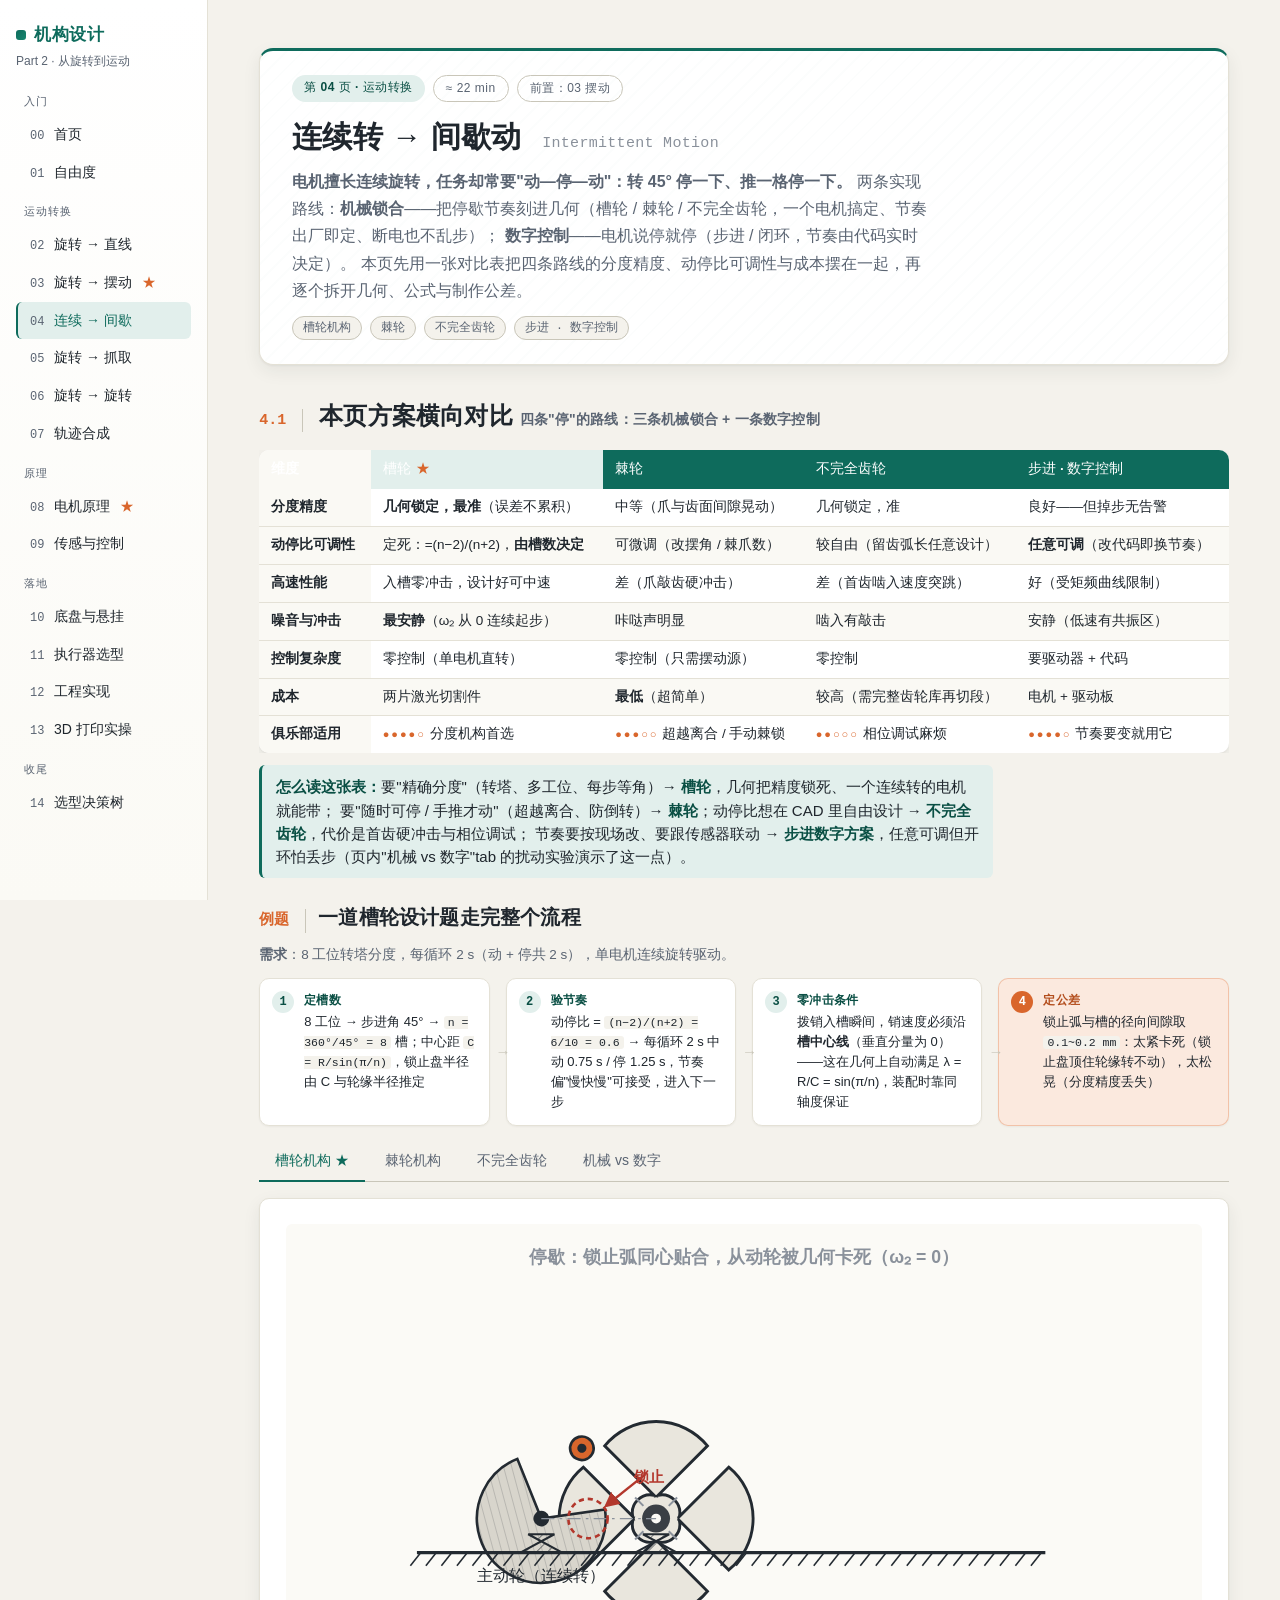
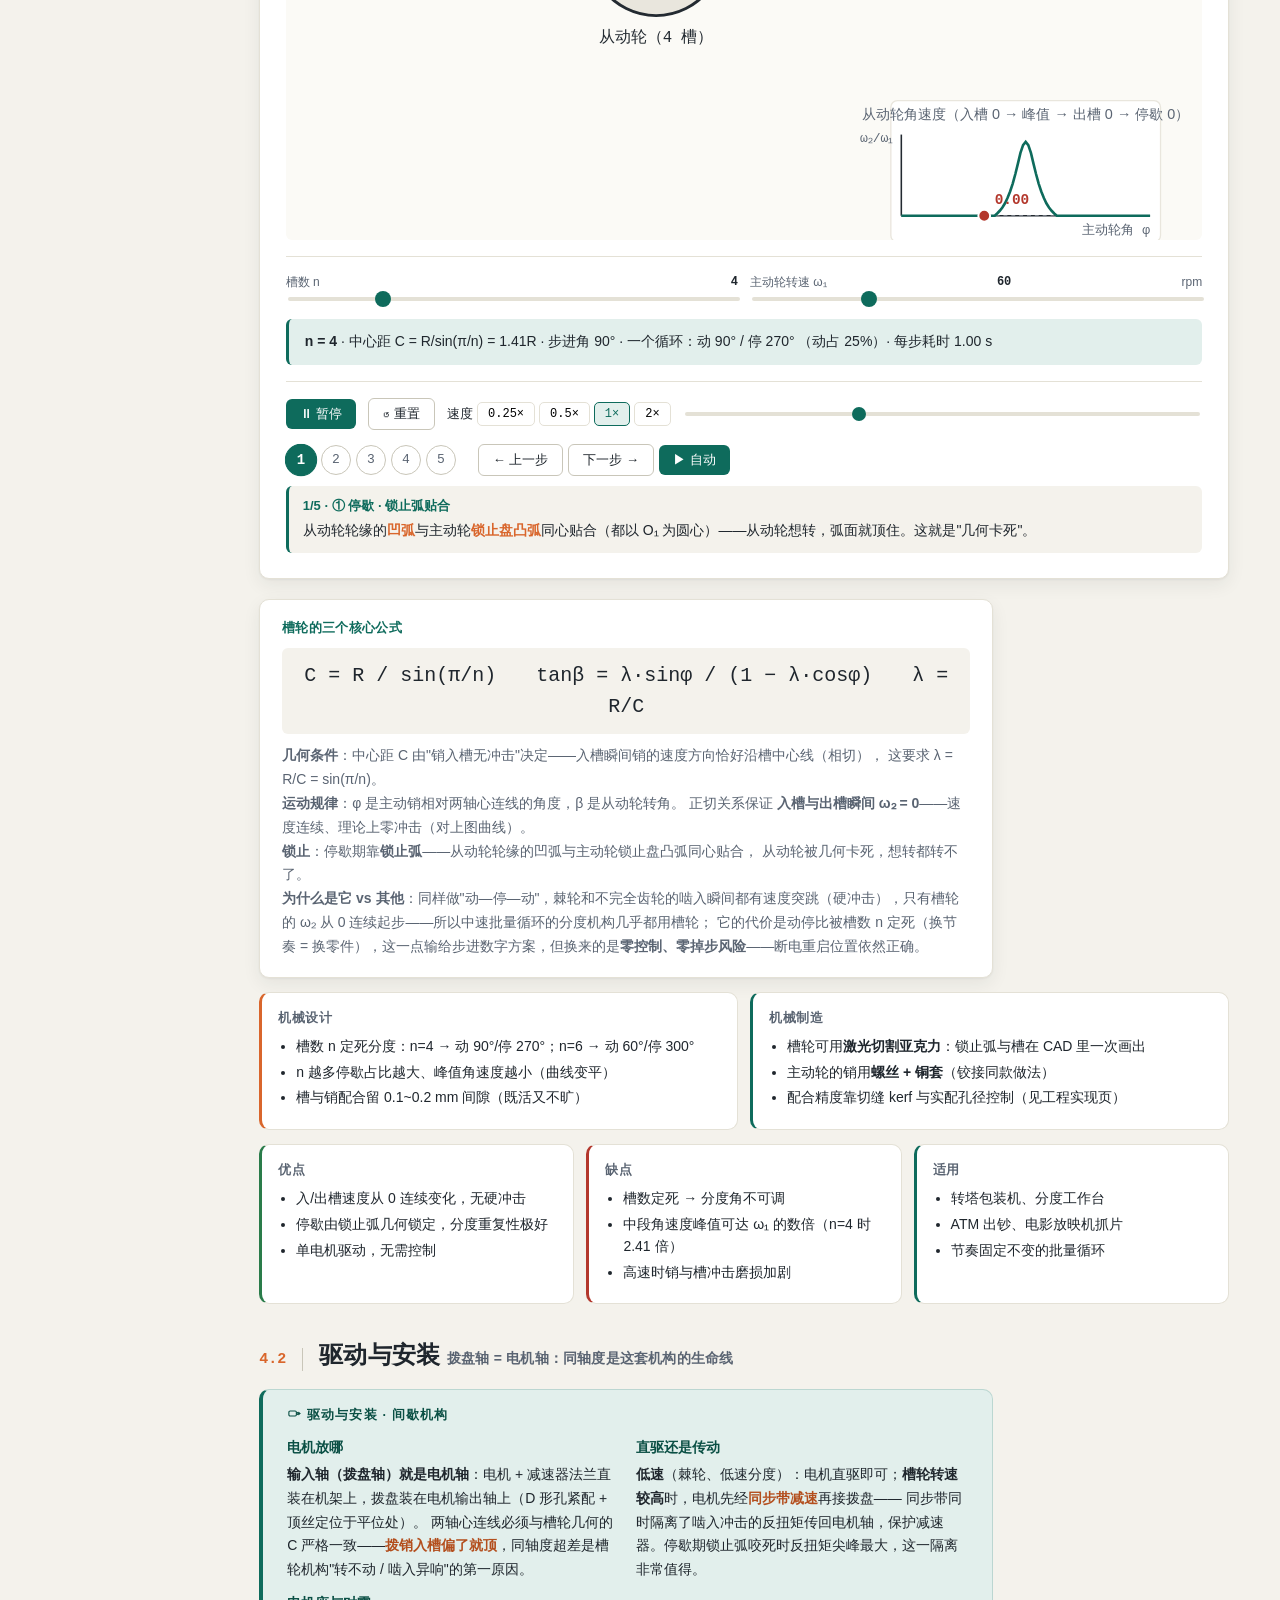
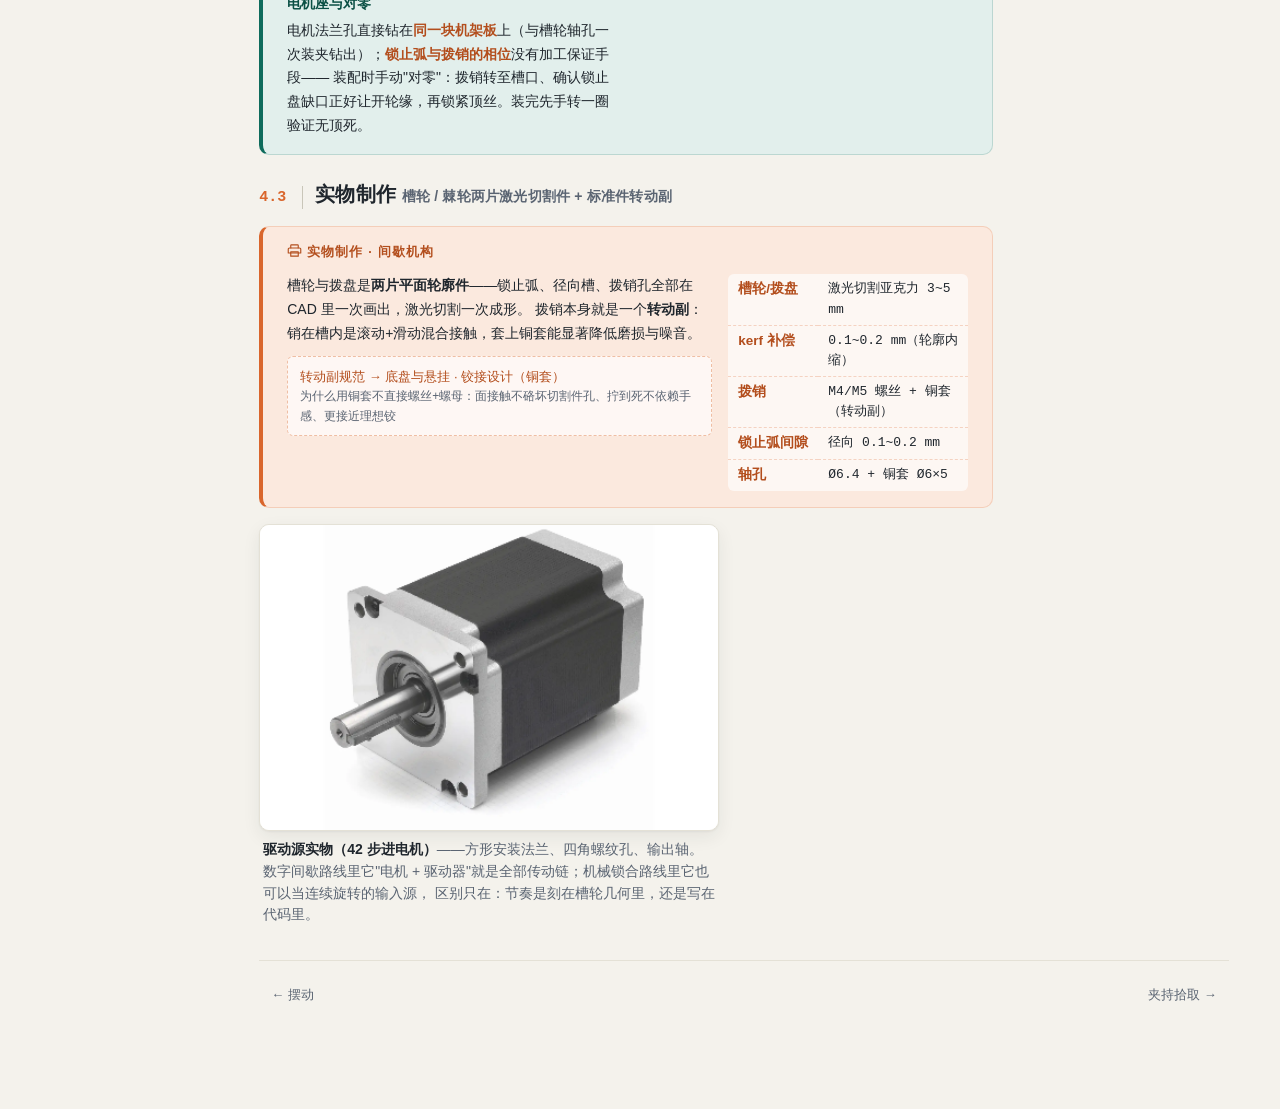
<file: part2_mechanisms/motion-intermittent.html>
<!DOCTYPE html>
<html lang="zh-CN">
<head>
  <meta charset="UTF-8">
  <meta name="viewport" content="width=device-width, initial-scale=1">
  <title>间歇运动 · 机构设计 Part 2</title>
  <link rel="stylesheet" href="common/style.css">
</head>
<body>
  <div class="app">
    <div id="sidebar-mount"></div>
    <main class="main">
      <header class="page-hero" data-reveal>
        <div class="ph-kicker">
          <span class="chip">第 04 页 · 运动转换</span>
          <span class="chip chip-ghost">≈ 22 min</span>
          <span class="chip chip-ghost">前置：03 摆动</span>
        </div>
        <h1 class="ph-title">连续转 → 间歇动 <span class="en">Intermittent Motion</span></h1>
        <p class="ph-lead">
          <strong>电机擅长连续旋转，任务却常要"动—停—动"：转 45° 停一下、推一格停一下。</strong>
          两条实现路线：<strong>机械锁合</strong>——把停歇节奏刻进几何（槽轮 / 棘轮 / 不完全齿轮，一个电机搞定、节奏出厂即定、断电也不乱步）；
          <strong>数字控制</strong>——电机说停就停（步进 / 闭环，节奏由代码实时决定）。
          本页先用一张对比表把四条路线的分度精度、动停比可调性与成本摆在一起，再逐个拆开几何、公式与制作公差。
        </p>
        <div class="ph-tags">
          <span class="tag">槽轮机构</span>
          <span class="tag">棘轮</span>
          <span class="tag">不完全齿轮</span>
          <span class="tag">步进 · 数字控制</span>
        </div>
      </header>

      <div class="sec-head" data-reveal>
        <span class="sec-num">4.1</span>
        <h2>本页方案横向对比 <span class="sec-sub">四条"停"的路线：三条机械锁合 + 一条数字控制</span></h2>
      </div>
      <div class="cmp-wrap" data-reveal>
        <table class="data-table cmp-table">
          <thead>
            <tr>
              <th class="crit">维度</th>
              <th class="cmp-pick">槽轮</th>
              <th>棘轮</th>
              <th>不完全齿轮</th>
              <th>步进 · 数字控制</th>
            </tr>
          </thead>
          <tbody>
            <tr>
              <td class="crit">分度精度</td>
              <td><strong>几何锁定，最准</strong>（误差不累积）</td>
              <td>中等（爪与齿面间隙晃动）</td>
              <td>几何锁定，准</td>
              <td>良好——但掉步无告警</td>
            </tr>
            <tr>
              <td class="crit">动停比可调性</td>
              <td>定死：=(n−2)/(n+2)，<strong>由槽数决定</strong></td>
              <td>可微调（改摆角 / 棘爪数）</td>
              <td>较自由（留齿弧长任意设计）</td>
              <td><strong>任意可调</strong>（改代码即换节奏）</td>
            </tr>
            <tr>
              <td class="crit">高速性能</td>
              <td>入槽零冲击，设计好可中速</td>
              <td>差（爪敲齿硬冲击）</td>
              <td>差（首齿啮入速度突跳）</td>
              <td>好（受矩频曲线限制）</td>
            </tr>
            <tr>
              <td class="crit">噪音与冲击</td>
              <td><strong>最安静</strong>（ω₂ 从 0 连续起步）</td>
              <td>咔哒声明显</td>
              <td>啮入有敲击</td>
              <td>安静（低速有共振区）</td>
            </tr>
            <tr>
              <td class="crit">控制复杂度</td>
              <td>零控制（单电机直转）</td>
              <td>零控制（只需摆动源）</td>
              <td>零控制</td>
              <td>要驱动器 + 代码</td>
            </tr>
            <tr>
              <td class="crit">成本</td>
              <td>两片激光切割件</td>
              <td><strong>最低</strong>（超简单）</td>
              <td>较高（需完整齿轮库再切段）</td>
              <td>电机 + 驱动板</td>
            </tr>
            <tr>
              <td class="crit">俱乐部适用</td>
              <td><span class="dots">●●●●○</span> 分度机构首选</td>
              <td><span class="dots">●●●○○</span> 超越离合 / 手动棘锁</td>
              <td><span class="dots">●●○○○</span> 相位调试麻烦</td>
              <td><span class="dots">●●●●○</span> 节奏要变就用它</td>
            </tr>
          </tbody>
        </table>
      </div>
      <div class="cmp-note" data-reveal>
        <strong>怎么读这张表：</strong>要"精确分度"（转塔、多工位、每步等角）→ <strong>槽轮</strong>，几何把精度锁死、一个连续转的电机就能带；
        要"随时可停 / 手推才动"（超越离合、防倒转）→ <strong>棘轮</strong>；动停比想在 CAD 里自由设计 → <strong>不完全齿轮</strong>，代价是首齿硬冲击与相位调试；
        节奏要按现场改、要跟传感器联动 → <strong>步进数字方案</strong>，任意可调但开环怕丢步（页内"机械 vs 数字"tab 的扰动实验演示了这一点）。
      </div>

      <div class="sec-head sm" data-reveal><span class="sec-num">例题</span><h2>一道槽轮设计题走完整个流程</h2></div>
      <p style="font-size:13.5px; color:var(--ink-soft); margin:0 0 var(--sp-3);" data-reveal>
        <strong>需求</strong>：8 工位转塔分度，每循环 2 s（动 + 停共 2 s），单电机连续旋转驱动。
      </p>
      <ol class="flow-steps" data-reveal>
        <li><b>定槽数</b>8 工位 → 步进角 45° → <code>n = 360°/45° = 8</code> 槽；中心距 <code>C = R/sin(π/n)</code>，锁止盘半径由 C 与轮缘半径推定</li>
        <li><b>验节奏</b>动停比 = <code>(n−2)/(n+2) = 6/10 = 0.6</code> → 每循环 2 s 中动 0.75 s / 停 1.25 s，节奏偏"慢快慢"可接受，进入下一步</li>
        <li><b>零冲击条件</b>拨销入槽瞬间，销速度必须沿<strong>槽中心线</strong>（垂直分量为 0）——这在几何上自动满足 λ = R/C = sin(π/n)，装配时靠同轴度保证</li>
        <li><b>定公差</b>锁止弧与槽的径向间隙取 <code>0.1~0.2 mm</code>：太紧卡死（锁止盘顶住轮缘转不动），太松晃（分度精度丢失）</li>
      </ol>

      <div class="mechanism-tabs" id="tabs">
        <button class="tab active" data-tab="hero">槽轮机构 ★</button>
        <button class="tab" data-tab="ratchet">棘轮机构</button>
        <button class="tab" data-tab="partial">不完全齿轮</button>
        <button class="tab" data-tab="digital">机械 vs 数字</button>
      </div>

      <!-- ===== 槽轮 hero：真实锁止弧 + 分步五步 + ω₂ 同步曲线 ===== -->
      <section id="tab-hero" class="tab-panel">
        <div class="stage">
          <svg id="gv-svg" viewBox="0 0 700 470"></svg>
          <div class="params">
            <div class="param-row">
              <label>槽数 n <span class="val" id="gv-n-val">4</span></label>
              <input type="range" id="gv-n" min="3" max="8" step="1" value="4">
            </div>
            <div class="param-row">
              <label>主动轮转速 ω₁ <span class="val" id="gv-w-val">60</span> rpm</label>
              <input type="range" id="gv-w" min="20" max="180" step="10" value="60">
            </div>
          </div>
          <div class="verdict" id="gv-verdict"></div>
          <div id="gv-controls-mount"></div>
          <div id="gv-steps-mount"></div>
        </div>

        <div class="formula-block">
          <div class="f-title">槽轮的三个核心公式</div>
          <div class="f-eq">C = R / sin(π/n)　　tanβ = λ·sinφ / (1 − λ·cosφ)　　λ = R/C</div>
          <div class="f-note">
            <strong>几何条件</strong>：中心距 C 由"销入槽无冲击"决定——入槽瞬间销的速度方向恰好沿槽中心线（相切），
            这要求 λ = R/C = sin(π/n)。<br>
            <strong>运动规律</strong>：φ 是主动销相对两轴心连线的角度，β 是从动轮转角。
            正切关系保证 <strong>入槽与出槽瞬间 ω₂ = 0</strong>——速度连续、理论上零冲击（对上图曲线）。
            <br><strong>锁止</strong>：停歇期靠<strong>锁止弧</strong>——从动轮轮缘的凹弧与主动轮锁止盘凸弧同心贴合，
            从动轮被几何卡死，想转都转不了。
            <br><strong>为什么是它 vs 其他</strong>：同样做"动—停—动"，棘轮和不完全齿轮的啮入瞬间都有速度突跳（硬冲击），只有槽轮的 ω₂ 从 0 连续起步——所以中速批量循环的分度机构几乎都用槽轮；
            它的代价是动停比被槽数 n 定死（换节奏 = 换零件），这一点输给步进数字方案，但换来的是<strong>零控制、零掉步风险</strong>——断电重启位置依然正确。
          </div>
        </div>

        <div class="dual-card">
          <div class="info-card note">
            <h4>机械设计</h4>
            <ul>
              <li>槽数 n 定死分度：n=4 → 动 90°/停 270°；n=6 → 动 60°/停 300°</li>
              <li>n 越多停歇占比越大、峰值角速度越小（曲线变平）</li>
              <li>槽与销配合留 0.1~0.2 mm 间隙（既活又不旷）</li>
            </ul>
          </div>
          <div class="info-card use">
            <h4>机械制造</h4>
            <ul>
              <li>槽轮可用<strong>激光切割亚克力</strong>：锁止弧与槽在 CAD 里一次画出</li>
              <li>主动轮的销用<strong>螺丝 + 铜套</strong>（铰接同款做法）</li>
              <li>配合精度靠切缝 kerf 与实配孔径控制（见工程实现页）</li>
            </ul>
          </div>
        </div>

        <div class="info-grid">
          <div class="info-card good"><h4>优点</h4><ul>
            <li>入/出槽速度从 0 连续变化，无硬冲击</li>
            <li>停歇由锁止弧几何锁定，分度重复性极好</li>
            <li>单电机驱动，无需控制</li>
          </ul></div>
          <div class="info-card bad"><h4>缺点</h4><ul>
            <li>槽数定死 → 分度角不可调</li>
            <li>中段角速度峰值可达 ω₁ 的数倍（n=4 时 2.41 倍）</li>
            <li>高速时销与槽冲击磨损加剧</li>
          </ul></div>
          <div class="info-card use"><h4>适用</h4><ul>
            <li>转塔包装机、分度工作台</li>
            <li>ATM 出钞、电影放映机抓片</li>
            <li>节奏固定不变的批量循环</li>
          </ul></div>
        </div>
      </section>

      <!-- ===== 棘轮 ===== -->
      <section id="tab-ratchet" class="tab-panel" style="display:none;">
        <div class="stage">
          <svg id="rt-svg" viewBox="0 0 700 430"></svg>
          <div id="rt-controls-mount"></div>
          <div id="rt-steps-mount"></div>
        </div>
        <div class="formula-block">
          <div class="f-title">棘轮 vs 槽轮 · 冲击的本质区别</div>
          <div class="f-note">
            棘爪啮入齿槽的瞬间速度<strong>不为零</strong>（硬冲击）——噪音与磨损天然大于槽轮；
            槽轮入槽瞬间 ω₂ 从 0 连续起步（软启动）。但棘轮把"摆动变单向间歇转"的能力独一无二，
            且<strong>齿数 = 分辨率</strong>（60 齿 = 6°/齿），需要极小步进时依然常用。
            自行车塔基、棘轮扳手每天都在用它。
            <br><strong>棘轮 vs 槽轮</strong>：棘轮是<strong>"随时可停"的间歇</strong>（超越离合器原理——外圈反转时滚柱/棘爪自动楔紧，一个方向锁死、另一个方向自由滑过），
            槽轮是<strong>"精确分度"的间歇</strong>——要转 45° 停一下、每步等角、误差不累积，用槽轮；
            要"手推才动、松手就停"（防倒转、脚踏回落、输送带逆转止动），用棘轮。齿数即分辨率：60 齿 = 6°/齿，需要极小步进角时它反而不可替代。
          </div>
        </div>
        <div class="dual-card">
          <div class="info-card note"><h4>机械设计</h4><ul>
            <li>齿形：工作面陡（传力）、非工作面缓（爪易滑回）</li>
            <li>止回爪 + 板簧保证爪始终贴齿</li>
            <li>分度角 = 360°/齿数，不可调</li>
          </ul></div>
          <div class="info-card use"><h4>机械制造</h4><ul>
            <li>棘轮轮廓同样适合<strong>激光切割</strong></li>
            <li>爪可用 3D 打印 PLA（轻载）或切割钢板（重载）</li>
            <li>板簧用现成压缩簧改造或钢琴丝自制</li>
          </ul></div>
        </div>
      </section>

      <!-- ===== 不完全齿轮 ===== -->
      <section id="tab-partial" class="tab-panel" style="display:none;">
        <div class="stage">
          <svg id="pg-svg" viewBox="0 0 700 430"></svg>
          <div id="pg-controls-mount"></div>
          <div id="pg-steps-mount"></div>
        </div>
        <div class="formula-block">
          <div class="f-title">不完全齿轮：啮合角自己设计</div>
          <div class="f-note">
            把主动轮的齿只留一段，其余是光滑锁止弧——<strong>有齿段啮合时从动轮 1:1 转动，无齿段锁止停歇</strong>。
            与槽轮的区别：分度角由"留多少齿"决定（更自由），但<strong>啮入瞬间速度突跳</strong>（齿顶接触即有速度，硬冲击），
            高速场合不如槽轮。锁止弧与从动轮凹弧配合防越程。
            <br><strong>为什么选它 / 不选它</strong>：它的独特价值是<strong>动停比可在 CAD 里任意设计</strong>（留多少齿就动多少），这是槽数定死的槽轮做不到的；
            但代价是加工与调试——你得先有完整齿轮库才能"切掉一段再补锁止弧"，装配时首末齿相位靠手工反复对，俱乐部条件下出错率高，所以适用评分只有两星。
          </div>
        </div>
        <div class="dual-card">
          <div class="info-card note"><h4>机械设计</h4><ul>
            <li>停歇比 = 无齿弧长占比，可任意设计</li>
            <li>首齿做修缘（齿顶削尖）减轻啮入冲击</li>
            <li>需要从动侧锁止凹弧防惯性越程</li>
          </ul></div>
          <div class="info-card use"><h4>机械制造</h4><ul>
            <li>齿形可用齿轮库生成后<strong>切掉一段</strong>再补锁止弧</li>
            <li>激光切割 / 3D 打印均可</li>
            <li>轻载场合（计数、程控）够用</li>
          </ul></div>
        </div>
      </section>

      <!-- ===== 机械 vs 数字 ===== -->
      <section id="tab-digital" class="tab-panel" style="display:none;">
        <div class="stage">
          <h3>同一个"停"，三种实现 · 对比动画</h3>
          <p style="color:var(--ink-soft); font-size:13px; margin:0 0 8px;">
            目标：转到 90° 停住。左：机械锁止（槽轮几何）｜中：步进开环（脉冲停）｜右：直流+编码器闭环（PID 拉）。
            <strong>点击"注入扰动"看三者差异。</strong>
          </p>
          <svg id="dg-svg" viewBox="0 0 700 330"></svg>
          <div style="display:flex; gap:10px; margin-top:12px; flex-wrap:wrap;">
            <button class="btn" id="dg-perturb">⚡ 注入扰动（撞一下）</button>
            <button class="btn secondary" id="dg-reset">↺ 重置</button>
          </div>
          <div id="dg-controls-mount"></div>
        </div>
        <div class="data-table-wrap" style="margin-top:16px;">
          <table class="data-table">
            <thead><tr><th>维度</th><th>机械锁止（槽轮）</th><th>步进开环</th><th>直流 + 编码器闭环</th></tr></thead>
            <tbody>
              <tr><td><strong>怎么停</strong></td><td>锁止弧几何卡死</td><td>脉冲停发 = 停</td><td>PID 刹车到目标</td></tr>
              <tr><td><strong>停止精度</strong></td><td>几何精度（加工定）</td><td>良好（不掉步时）</td><td>高（编码器验证）</td></tr>
              <tr><td><strong>遇扰动</strong></td><td>撞歪了？停歇结束才回位</td><td class="hl"><strong>掉步无告警</strong>，误差保持</td><td class="hl"><strong>编码器发现 → 拉回</strong></td></tr>
              <tr><td><strong>换节奏</strong></td><td>换零件</td><td>改代码</td><td>改代码</td></tr>
              <tr><td><strong>成本</strong></td><td>零件加工</td><td>最低</td><td>编码器 + 调参</td></tr>
            </tbody>
          </table>
        </div>
        <div class="formula-block" style="margin-bottom:0;">
          <div class="f-title">选型直觉</div>
          <div class="f-note">
            节奏永远不变、要一个电机带多工位 → <strong>机械锁合</strong>；
            节奏要按现场改 → <strong>数字控制</strong>。而数字控制内部再选：
            低速轻载图省事 → 步进（留 50% 裕度）；要可靠可验证 → 闭环。
            详见「传感与控制」页的底层原理。
            <br><strong>对比结论（并入 4.1 表）</strong>：上方扰动实验给出了表格里"遇扰动"一行的实感——机械锁合被撞歪要等下一循环几何回位；
            步进开环掉步后误差永久保持且<strong>控制器毫无察觉</strong>；闭环靠编码器发现并拉回。所以分度精度这一行，
            槽轮赢在"几何保证、不看运气"，步进赢在"可调但怕丢步"，选型时先问负载会不会撞、节奏会不会改。
          </div>
        </div>
      </section>

      <div class="sec-head" data-reveal>
        <span class="sec-num">4.2</span>
        <h2>驱动与安装 <span class="sec-sub">拨盘轴 = 电机轴：同轴度是这套机构的生命线</span></h2>
      </div>
      <div class="drive-card" data-reveal>
        <div class="dc-head"><svg class="ic"><use href="#i-motor"></use></svg> 驱动与安装 · 间歇机构</div>
        <div class="dc-grid">
          <div class="dc-item">
            <h4>电机放哪</h4>
            <p><strong>输入轴（拨盘轴）就是电机轴</strong>：电机 + 减速器法兰直装在机架上，拨盘装在电机输出轴上（D 形孔紧配 + 顶丝定位于平位处）。
            两轴心连线必须与槽轮几何的 C 严格一致——<em>拨销入槽偏了就顶</em>，同轴度超差是槽轮机构"转不动 / 啮入异响"的第一原因。</p>
          </div>
          <div class="dc-item">
            <h4>直驱还是传动</h4>
            <p><strong>低速</strong>（棘轮、低速分度）：电机直驱即可；<strong>槽轮转速较高</strong>时，电机先经<em>同步带减速</em>再接拨盘——
            同步带同时隔离了啮入冲击的反扭矩传回电机轴，保护减速器。停歇期锁止弧咬死时反扭矩尖峰最大，这一隔离非常值得。</p>
          </div>
          <div class="dc-item">
            <h4>电机座与对零</h4>
            <p>电机法兰孔直接钻在<em>同一块机架板</em>上（与槽轮轴孔一次装夹钻出）；<em>锁止弧与拨销的相位</em>没有加工保证手段——
            装配时手动"对零"：拨销转至槽口、确认锁止盘缺口正好让开轮缘，再锁紧顶丝。装完先手转一圈验证无顶死。</p>
          </div>
        </div>
      </div>

      <div class="sec-head sm" data-reveal>
        <span class="sec-num">4.3</span>
        <h2>实物制作 <span class="sec-sub">槽轮 / 棘轮两片激光切割件 + 标准件转动副</span></h2>
      </div>
      <div class="build-card" data-reveal>
        <div class="bc-head"><svg class="ic"><use href="#i-print"></use></svg> 实物制作 · 间歇机构</div>
        <div class="bc-grid">
          <div class="bc-main">
            <p>槽轮与拨盘是<strong>两片平面轮廓件</strong>——锁止弧、径向槽、拨销孔全部在 CAD 里一次画出，激光切割一次成形。
            拨销本身就是一个<strong>转动副</strong>：销在槽内是滚动+滑动混合接触，套上铜套能显著降低磨损与噪音。</p>
            <a class="bc-link" href="chassis.html">转动副规范 → 底盘与悬挂 · 铰接设计（铜套）<br>
              <span style="font-size:12px; color:var(--ink-soft);">为什么用铜套不直接螺丝+螺母：面接触不硌坏切割件孔、拧到死不依赖手感、更接近理想铰</span></a>
          </div>
          <table class="bc-params">
            <tbody>
              <tr><td>槽轮/拨盘</td><td>激光切割亚克力 3~5 mm</td></tr>
              <tr><td>kerf 补偿</td><td>0.1~0.2 mm（轮廓内缩）</td></tr>
              <tr><td>拨销</td><td>M4/M5 螺丝 + 铜套（转动副）</td></tr>
              <tr><td>锁止弧间隙</td><td>径向 0.1~0.2 mm</td></tr>
              <tr><td>轴孔</td><td>Ø6.4 + 铜套 Ø6×5</td></tr>
            </tbody>
          </table>
        </div>
      </div>

      <figure class="photo-fig" data-reveal>
        <img src="assets/asabe/stepper-motor.png" alt="42 步进电机：方形法兰 + 四角安装孔 + 输出轴">
        <figcaption><strong>驱动源实物（42 步进电机）</strong>——方形安装法兰、四角螺纹孔、输出轴。
        数字间歇路线里它"电机 + 驱动器"就是全部传动链；机械锁合路线里它也可以当连续旋转的输入源，
        区别只在：节奏是刻在槽轮几何里，还是写在代码里。</figcaption>
      </figure>

      <div class="page-nav">
        <a href="motion-oscillation.html">← 摆动</a>
        <a href="motion-gripping.html">夹持拾取 →</a>
      </div>
    </main>
  </div>

  <script type="module">
    import { injectSidebar } from './common/sidebar.js';
    import { createControls, svg, line, circle, clear } from './common/controls.js';
    import { geneva, genevaDriven, deg, TAU } from './common/math.js';
    import { COLORS, hatchPattern, ground, pinJoint, arrow, bar, stepControls, syncCurve } from './common/draw.js';

    injectSidebar('motion-intermittent');

    const tabCtls = {};
    function activateTab(name) {
      document.querySelectorAll('#tabs .tab').forEach(b => b.classList.toggle('active', b.dataset.tab === name));
      document.querySelectorAll('.tab-panel').forEach(p => p.style.display = 'none');
      document.getElementById('tab-' + name).style.display = 'block';
      Object.values(tabCtls).forEach(c => { if (c) c.pause(); });
      if (tabCtls[name]) tabCtls[name].play();
    }
    document.querySelectorAll('#tabs .tab').forEach(btn => {
      btn.addEventListener('click', () => activateTab(btn.dataset.tab));
    });

    /* ============================================================
     * 槽轮：真实锁止弧轮廓 + 分步五步 + ω₂ 同步曲线
     * 几何全部按公式计算（不写死）：
     *   C = R/sin(π/n)（无冲击条件）
     *   轮缘半径 r₂ = √(C²+R²−2CR·cosα) + 间隙
     *   槽间锁止凹弧：圆心 = 局部 O₁（方向 π−π/n、距离 C），半径 r_d
     *   主动轮锁止盘半径 = r_d − 间隙
     * 相位约定：phase 0 = 停歇中点；啮合窗以 phase 0.5 为中心（与分步对齐）
     * ============================================================ */
    (function () {
      const svgEl = document.getElementById('gv-svg');
      const mount = document.getElementById('gv-controls-mount');
      const stepsMount = document.getElementById('gv-steps-mount');
      const verdictEl = document.getElementById('gv-verdict');
      let n = 4, rpm = 60;
      const R = 62;      // 销回转半径
      const PIN_R = 9;   // 销半径

      document.getElementById('gv-n').addEventListener('input', (e) => {
        n = parseInt(e.target.value);
        document.getElementById('gv-n-val').textContent = n;
        updateVerdict();
      });
      document.getElementById('gv-w').addEventListener('input', (e) => {
        rpm = parseInt(e.target.value);
        document.getElementById('gv-w-val').textContent = rpm;
        updateVerdict();
      });

      function updateVerdict() {
        const geo = geneva({ n, R });
        verdictEl.className = 'verdict';
        verdictEl.innerHTML = `<strong>n = ${n}</strong> · 中心距 C = R/sin(π/n) = ${(geo.C / R).toFixed(2)}R ·
          步进角 ${deg(geo.motionAngle).toFixed(0)}° · 一个循环：动 ${deg(2 * geo.alpha).toFixed(0)}° / 停 ${deg(geo.dwellArc).toFixed(0)}°
          （动占 ${((2 * geo.alpha / TAU) * 100).toFixed(0)}%）· 每步耗时 ${(60 / rpm).toFixed(2)} s`;
      }

      // 峰值角速度比（预扫一个啮合窗）
      function peakRatio(geo) {
        let mx = 0;
        for (let i = 0; i <= 100; i++) {
          const phi = -geo.alpha + (2 * geo.alpha) * (i / 100);
          mx = Math.max(mx, genevaDriven({ n, driverAngle: phi }).ratio);
        }
        return mx;
      }

      const F = (v) => v.toFixed(2);

      function render(phase) {
        clear(svgEl);
        const hid = hatchPattern(svgEl);
        const geo = geneva({ n, R });
        const C = geo.C, alpha = geo.alpha, slotAngle = TAU / n;

        // —— 几何（公式计算）——
        const r2 = Math.sqrt(C * C + R * R - 2 * C * R * Math.cos(alpha)) + 6; // 轮缘（槽口）半径
        const slotHalf = PIN_R + 2.5;                                          // 槽半宽
        const hubR = Math.min(15, Math.max(3, C - R - PIN_R - 6));             // 中心毂（n=3 时槽极深 → 毂很小，真实物理）
        const slotInner = Math.max(Math.min(hubR + 4, 6), C - R - PIN_R - 3);  // 槽底半径（下限 6，n=3 允许轻微视觉重叠）
        const nu = Math.asin(Math.min(0.85, slotHalf / r2));                   // 槽口半角
        const rd = Math.sqrt(C * C + r2 * r2 - 2 * C * r2 * Math.cos(Math.PI / n - nu)); // 锁止弧半径（圆心 O₁）
        const lockDiskR = rd - 1.6;                                            // 主动轮锁止盘半径

        // —— 相位：φ = 销相对销心连线的角；phase 0 → φ=π（停歇中点）——
        const phi = phase * TAU + Math.PI;
        const res = genevaDriven({ n, driverAngle: phi });

        const drvC = { x: 195, y: 225 };
        const drvnC = { x: 195 + C, y: 225 };

        // 啮合期从动轮角 = −β（绘图角度约定）；停歇锁在 −半槽角（n 重对称 → 循环回绕无缝）
        const drivenA = res.engaged ? -res.beta : -slotAngle / 2;

        // ---- 从动轮轮廓：n 个槽 + 槽间锁止凹弧 ----
        const corners = [];
        for (let i = 0; i < n; i++) {
          const a = Math.PI + i * slotAngle;
          corners.push({
            a,
            plus: { x: r2 * Math.cos(a + nu), y: r2 * Math.sin(a + nu) },   // 口角（朝下一槽侧）
            minus: { x: r2 * Math.cos(a - nu), y: r2 * Math.sin(a - nu) },  // 口角（朝上一槽侧）
          });
        }
        let path = '';
        for (let i = 0; i < n; i++) {
          const c = corners[i];
          const cs = Math.cos(c.a), sn = Math.sin(c.a);
          const pxv = -sn, pyv = cs;
          const pInM = { x: slotInner * cs - slotHalf * pxv, y: slotInner * sn - slotHalf * pyv };
          const pInP = { x: slotInner * cs + slotHalf * pxv, y: slotInner * sn + slotHalf * pyv };
          if (i === 0) path += `M ${F(c.minus.x)},${F(c.minus.y)} `;
          path += `L ${F(pInM.x)},${F(pInM.y)} `;
          path += `A ${F(slotInner)} ${F(slotInner)} 0 0 1 ${F(pInP.x)},${F(pInP.y)} `;
          path += `L ${F(c.plus.x)},${F(c.plus.y)} `;
          const nxt = corners[(i + 1) % n];
          path += `A ${F(rd)} ${F(rd)} 0 0 1 ${F(nxt.minus.x)},${F(nxt.minus.y)} `;
        }
        path += 'Z';

        const drG = svg('g', { transform: `translate(${drvnC.x},${drvnC.y}) rotate(${deg(drivenA)})` });
        drG.appendChild(svg('path', { d: path, fill: '#e9e6dd', stroke: COLORS.ink, 'stroke-width': 2.2 }));
        drG.appendChild(circle(0, 0, hubR, { fill: COLORS.frame }));
        drG.appendChild(circle(0, 0, hubR * 0.35, { fill: COLORS.bg }));
        for (let i = 0; i < n; i++) {
          const a = Math.PI + i * slotAngle;
          drG.appendChild(line(Math.cos(a) * (hubR + 3), Math.sin(a) * (hubR + 3), Math.cos(a) * (hubR + 12), Math.sin(a) * (hubR + 12), { stroke: COLORS.ref, 'stroke-width': 1.5 }));
        }
        svgEl.appendChild(drG);

        // ---- 主动轮：锁止盘（缺口对准销）+ 圆销 ----
        const gapHalf = Math.PI / n + 0.12;
        const drvG = svg('g', { transform: `translate(${drvC.x},${drvC.y}) rotate(${deg(phi)})` });
        const g0 = gapHalf, g1 = TAU - gapHalf;
        const dDisk = `M ${F(lockDiskR * Math.cos(g0))},${F(lockDiskR * Math.sin(g0))} ` +
          `A ${F(lockDiskR)} ${F(lockDiskR)} 0 1 1 ${F(lockDiskR * Math.cos(g1))},${F(lockDiskR * Math.sin(g1))} L 0,0 Z`;
        drvG.appendChild(svg('path', { d: dDisk, fill: COLORS.frameFill, stroke: COLORS.ink, 'stroke-width': 2 }));
        drvG.appendChild(svg('path', { d: dDisk, fill: `url(#${hid})`, stroke: 'none', opacity: 0.3 }));
        drvG.appendChild(circle(R, 0, PIN_R, { fill: COLORS.driven, stroke: COLORS.ink, 'stroke-width': 2 }));
        drvG.appendChild(circle(R, 0, 3.5, { fill: COLORS.ink }));
        drvG.appendChild(circle(0, 0, 6, { fill: COLORS.ink }));
        svgEl.appendChild(drvG);

        // ---- 机架：剖面支座 + 地面 + 中心连线（点划线） ----
        svgEl.appendChild(line(drvC.x, drvC.y, drvnC.x, drvnC.y, { stroke: COLORS.ref, 'stroke-width': 1, 'stroke-dasharray': '10 4 2 4' }));
        [drvC, drvnC].forEach((c) => {
          svgEl.appendChild(svg('polygon', {
            points: `${c.x - 16},${c.y + 26} ${c.x + 16},${c.y + 26} ${c.x - 10},${c.y + 12} ${c.x + 10},${c.y + 12}`,
            fill: `url(#${hid})`, stroke: COLORS.ink, 'stroke-width': 1.6,
          }));
        });
        svgEl.appendChild(ground(svgEl, 100, 251, 480));

        // ---- 销速度矢量（切向） ----
        if (res.engaged) {
          const pinW = { x: drvC.x + R * Math.cos(phi), y: drvC.y + R * Math.sin(phi) };
          const vpx = -Math.sin(phi), vpy = Math.cos(phi);
          svgEl.appendChild(arrow(svgEl, pinW.x, pinW.y, pinW.x + vpx * 30, pinW.y + vpy * 30, { color: COLORS.hi, width: 2.6, label: 'v销' }));
        }

        // ---- 从动轮角速度矢量（长度∝ω₂） ----
        if (res.engaged && res.ratio > 0.05) {
          const rr = r2 - 10;
          const tAng = -Math.PI / 2;
          const len = 14 + 20 * Math.min(2.5, res.ratio);
          svgEl.appendChild(arrow(svgEl, drvnC.x + Math.cos(tAng) * rr, drvnC.y + Math.sin(tAng) * rr,
            drvnC.x + Math.cos(tAng) * (rr + len), drvnC.y + Math.sin(tAng) * (rr + len),
            { color: COLORS.driven, width: 2.6, label: 'ω₂' }));
        }

        // ---- ω₂/ω₁ 同步曲线（右下，与分步相位对齐） ----
        svgEl.appendChild(syncCurve(svgEl, {
          x: 470, y: 452, w: 190, h: 62, t: phase,
          fn: (t) => {
            const r = genevaDriven({ n, driverAngle: t * TAU + Math.PI });
            return r.engaged ? r.ratio : 0;
          },
          yLabel: 'ω₂/ω₁', xLabel: '主动轮角 φ',
          title: '从动轮角速度（入槽 0 → 峰值 → 出槽 0 → 停歇 0）',
          yMax: peakRatio(geo) * 1.1, yMin: 0, color: COLORS.drive,
        }));

        // ---- 标注 ----
        const lbl = (x, y, t, c) => {
          const e = svg('text', { x, y, fill: c || '#5a6472', 'font-size': 12, 'text-anchor': 'middle', 'font-family': 'monospace' });
          e.textContent = t; svgEl.appendChild(e);
        };
        lbl(drvC.x, drvC.y + 48, '主动轮（连续转）', COLORS.ink);
        lbl(drvnC.x, drvnC.y + r2 + 26, `从动轮（${n} 槽）`, COLORS.ink);
        const phiDeg = ((deg(phi) % 360) + 360) % 360;
        const mid = svg('text', { x: 350, y: 30, 'text-anchor': 'middle', fill: res.engaged ? COLORS.drive : COLORS.ref, 'font-size': 13.5, 'font-weight': 600 });
        mid.textContent = res.engaged
          ? `啮合中：φ=${phiDeg > 180 ? (phiDeg - 360).toFixed(0) : phiDeg.toFixed(0)}° ω₂/ω₁=${res.ratio.toFixed(2)}`
          : '停歇：锁止弧同心贴合，从动轮被几何卡死（ω₂ = 0）';
        svgEl.appendChild(mid);
        // 高亮：锁止时圈出贴合区（固定朝 O₁ 方向）
        if (!res.engaged) {
          const hx = drvnC.x - (r2 - 16), hy = drvnC.y;
          svgEl.appendChild(circle(hx, hy, 15, { fill: 'none', stroke: COLORS.hi, 'stroke-width': 2, 'stroke-dasharray': '4 3' }));
          svgEl.appendChild(arrow(svgEl, hx + 44, hy - 34, hx + 14, hy - 10, { color: COLORS.hi, width: 1.8, label: '锁止' }));
        }
      }

      updateVerdict();
      const ctl = createControls(mount, { duration: 7000, onTick: (phase) => render(phase) });

      // 分步五步（at 值与啮合窗 [0.5−α/2π, 0.5+α/2π] 对齐）
      const sc = stepControls(stepsMount, {
        ctl,
        steps: [
          { at: 0.02, title: '① 停歇 · 锁止弧贴合', desc: '从动轮轮缘的<strong>凹弧</strong>与主动轮<strong>锁止盘凸弧</strong>同心贴合（都以 O₁ 为圆心）——从动轮想转，弧面就顶住。这就是"几何卡死"。' },
          { at: 0.375, title: '② 销入槽 · ω₂ = 0 起步', desc: '销到达槽口。因为 C = R/sin(π/n) 的几何条件，销速度<strong>恰好沿槽中心线</strong>（垂直分量=0）——没有侧向敲击，从动轮从零速平滑起步。' },
          { at: 0.5, title: '③ 中段 · ω₂ 峰值', desc: '销在槽内滑动，推动从动轮加速。n=4 时角速度比峰值 <strong>2.41</strong>——看右下曲线尖峰与 ω₂ 矢量最长。' },
          { at: 0.625, title: '④ 销出槽 · ω₂ 归零', desc: '销离开槽口，从动轮速度恰好回到 0（对称性）——不存在甩出速度，所以无需刹车。' },
          { at: 0.70, title: '⑤ 重新锁止', desc: '下一个锁止弧转到位、贴合——一个循环结束，从动轮精确步进了 360°/n，误差不累积（几何保证）。' },
        ],
      });
      setInterval(() => sc.syncFromPhase(ctl.getPhase()), 150);
      tabCtls['hero'] = ctl;
    })();

    /* ============================================================
     * 棘轮：真实齿形（工作面陡/非工作面缓）+ 板簧 + 分步三步
     * ============================================================ */
    (function () {
      const svgEl = document.getElementById('rt-svg');
      const mount = document.getElementById('rt-controls-mount');
      const stepsMount = document.getElementById('rt-steps-mount');
      const N_TEETH = 12;

      function render(phase) {
        clear(svgEl);
        const cx = 360, cy = 215, r = 110;
        // 推程 0~0.42 转 1 齿；回程 0.5~0.95 摆回
        const drive = phase < 0.5 ? 0.5 - 0.5 * Math.cos(Math.PI * (phase / 0.5)) : 0.5 + 0.5 * Math.cos(Math.PI * ((phase - 0.5) / 0.5));
        const ratchetA = drive * (TAU / N_TEETH);

        // 棘轮（真实齿形：工作面径向陡、背坡缓）
        const rG = svg('g', { transform: `translate(${cx},${cy}) rotate(${deg(-ratchetA)})` });
        let d = '';
        for (let i = 0; i < N_TEETH; i++) {
          const a0 = (i / N_TEETH) * TAU;
          const pitch = TAU / N_TEETH;
          // 齿顶点
          const tipA = a0 + pitch * 0.45;
          const pTip = { x: r * Math.cos(tipA), y: r * Math.sin(tipA) };
          // 工作面（陡，近似径向）从齿根直接上到齿顶
          const rootA = a0 + pitch * 0.10;
          const pRoot = { x: (r - 20) * Math.cos(rootA), y: (r - 20) * Math.sin(rootA) };
          // 下一齿的根（背坡缓降）
          const nextRootA = a0 + pitch + pitch * 0.10;
          const pNextRoot = { x: (r - 20) * Math.cos(nextRootA), y: (r - 20) * Math.sin(nextRootA) };
          d += `M ${pRoot.x},${pRoot.y} L ${pTip.x},${pTip.y} L ${pNextRoot.x},${pNextRoot.y} `;
        }
        rG.appendChild(circle(0, 0, r - 20, { fill: '#e9e6dd' }));
        rG.appendChild(svg('path', { d, fill: '#fbfaf6', stroke: COLORS.ink, 'stroke-width': 2 }));
        rG.appendChild(line(0, 0, r - 26, 0, { stroke: COLORS.ref, 'stroke-width': 2 }));
        rG.appendChild(circle(0, 0, 10, { fill: COLORS.frame }));
        svgEl.appendChild(rG);

        // 摆杆 + 驱动棘爪
        const pivot = { x: cx - 155, y: cy - 85 };
        const armA0 = Math.atan2((cy - 35) - pivot.y, (cx - 25) - pivot.x);
        const swing = 0.5 * (1 - Math.cos(TAU * phase)) * 0.5;
        const armA = armA0 - 0.24 + swing * 0.48;
        const armLen = 158;
        const tip = { x: pivot.x + armLen * Math.cos(armA), y: pivot.y + armLen * Math.sin(armA) };
        svgEl.appendChild(bar(pivot.x, pivot.y, tip.x, tip.y, { color: COLORS.drive, th: 8 }));
        // 爪（贴工作面形状）
        svgEl.appendChild(svg('polygon', {
          points: `${tip.x},${tip.y} ${tip.x - 30},${tip.y + 10} ${tip.x - 22},${tip.y - 15}`,
          fill: COLORS.drive, stroke: COLORS.ink, 'stroke-width': 1.6,
        }));
        svgEl.appendChild(pinJoint(pivot.x, pivot.y, 7));

        // 板簧（驱动爪背压）
        const sprAnchor = { x: pivot.x + 20, y: pivot.y - 55 };
        let sd = `M ${sprAnchor.x},${sprAnchor.y}`;
        for (let i = 1; i <= 5; i++) sd += ` L ${sprAnchor.x + 10 + i * 5},${sprAnchor.y + 20 + ((i % 2) ? -6 : 6)}`;
        sd += ` L ${tip.x - 45},${tip.y - 22}`;
        svgEl.appendChild(svg('path', { d: sd, fill: 'none', stroke: COLORS.ref, 'stroke-width': 2 }));
        const sLbl = svg('text', { x: sprAnchor.x + 5, y: sprAnchor.y - 8, fill: COLORS.ref, 'font-size': 10.5 });
        sLbl.textContent = '板簧（压爪贴齿）';
        svgEl.appendChild(sLbl);

        // 止回爪 + 板簧
        const pawlPivot = { x: cx - 165, y: cy + 100 };
        const pawlTip = { x: cx - r * 0.8, y: cy + r * 0.5 };
        svgEl.appendChild(bar(pawlPivot.x, pawlPivot.y, pawlTip.x, pawlTip.y, { color: '#2a5c8a', th: 6 }));
        svgEl.appendChild(svg('polygon', {
          points: `${pawlTip.x},${pawlTip.y} ${pawlTip.x + 22},${pawlTip.y - 14} ${pawlTip.x + 5},${pawlTip.y - 18}`,
          fill: '#2a5c8a', stroke: COLORS.ink, 'stroke-width': 1.6,
        }));
        svgEl.appendChild(pinJoint(pawlPivot.x, pawlPivot.y, 7));
        const pLbl = svg('text', { x: pawlPivot.x - 10, y: pawlPivot.y + 30, fill: '#5a6472', 'font-size': 11, 'text-anchor': 'end' });
        pLbl.textContent = '止回爪（防倒转）';
        svgEl.appendChild(pLbl);

        // 机架地面
        svgEl.appendChild(ground(svgEl, 120, 330, 480));

        // 标注
        const pushing = phase < 0.5;
        const t = svg('text', { x: 360, y: 30, 'text-anchor': 'middle', fill: pushing ? COLORS.drive : COLORS.ref, 'font-size': 13.5, 'font-weight': 600 });
        t.textContent = pushing ? `推程：爪贴工作面（陡边）推动棘轮 +${deg(TAU / N_TEETH).toFixed(0)}°` : '回程：爪滑过背坡（缓边），止回爪锁住棘轮';
        svgEl.appendChild(t);
        // 工作面/背坡高亮标注（固定角度齿）
        if (pushing) {
          const ha = -ratchetA + 0.5;
          const hx = cx + (r - 10) * Math.cos(ha), hy = cy + (r - 10) * Math.sin(ha);
          svgEl.appendChild(arrow(svgEl, hx + 55, hy - 45, hx + 8, hy - 8, { color: COLORS.hi, width: 1.8, label: '工作面(陡)' }));
        }
      }

      const ctl = createControls(mount, { duration: 4200, onTick: (p) => render(p) });
      const sc = stepControls(stepsMount, {
        ctl,
        steps: [
          { at: 0.15, title: '① 推程 · 爪贴工作面', desc: '摆杆顺时针摆动时，爪钩住齿的<strong>工作面（陡边）</strong>，像棘轮扳手一样把棘轮推转一个齿距。' },
          { at: 0.44, title: '② 越顶换向', desc: '摆杆到达极限，爪滑到下一齿顶。注意<strong>止回爪</strong>已钩住下方齿——棘轮不能倒退。' },
          { at: 0.72, title: '③ 回程 · 爪滑背坡', desc: '摆杆回摆，驱动爪沿<strong>背坡（缓边）</strong>滑过齿顶弹回原位——只摆不推。板簧保证爪始终贴齿不跳。' },
        ],
      });
      setInterval(() => sc.syncFromPhase(ctl.getPhase()), 200);
      tabCtls['ratchet'] = ctl; ctl.pause();
    })();

    /* ============================================================
     * 不完全齿轮：有齿段 1:1 啮合 / 无齿段锁止，分步三步
     * ============================================================ */
    (function () {
      const svgEl = document.getElementById('pg-svg');
      const mount = document.getElementById('pg-controls-mount');
      const stepsMount = document.getElementById('pg-steps-mount');

      function gearArc(r, nTeeth, a0, a1) {
        let d = '';
        const pitch = (a1 - a0) / nTeeth;
        for (let i = 0; i < nTeeth; i++) {
          const b0 = a0 + i * pitch;
          const p0 = { x: r * Math.cos(b0), y: r * Math.sin(b0) };
          const pTip = { x: (r + 9) * Math.cos(b0 + pitch * 0.5), y: (r + 9) * Math.sin(b0 + pitch * 0.5) };
          const p1 = { x: r * Math.cos(b0 + pitch), y: r * Math.sin(b0 + pitch) };
          d += `M ${p0.x},${p0.y} L ${pTip.x},${pTip.y} L ${p1.x},${p1.y} `;
        }
        return d;
      }

      function render(phase) {
        clear(svgEl);
        const r1 = 80, r2 = 80;
        const c1 = { x: 210, y: 220 }, c2 = { x: 210 + r1 + r2, y: 220 };
        const drvA = phase * TAU;
        const toothSegHalf = Math.PI * 0.5;         // 有齿段半弧
        const inMesh = Math.sin(drvA) > -0.25;       // 近似啮合窗口
        const drivenA = inMesh ? drvA : 0;           // 教学近似：啮合窗口内 1:1

        // 主动轮（有齿段 + 锁止盘缺口）
        const g1 = svg('g', { transform: `translate(${c1.x},${c1.y}) rotate(${deg(drvA)})` });
        g1.appendChild(circle(0, 0, r1, { fill: '#e9e6dd' }));
        g1.appendChild(svg('path', { d: gearArc(r1, 11, -toothSegHalf, toothSegHalf), fill: '#fbfaf6', stroke: COLORS.ink, 'stroke-width': 2 }));
        g1.appendChild(svg('path', {
          d: `M ${r1 * Math.cos(toothSegHalf)},${r1 * Math.sin(toothSegHalf)} A ${r1} ${r1} 0 0 1 ${r1 * Math.cos(-toothSegHalf)},${r1 * Math.sin(-toothSegHalf)}`,
          fill: 'none', stroke: COLORS.ink, 'stroke-width': 2.4,
        }));
        g1.appendChild(line(0, 0, r1 - 18, 0, { stroke: COLORS.drive, 'stroke-width': 3 }));
        g1.appendChild(circle(0, 0, 8, { fill: COLORS.frame }));
        svgEl.appendChild(g1);

        // 从动轮（全周齿 + 锁止凹弧）
        const g2 = svg('g', { transform: `translate(${c2.x},${c2.y}) rotate(${deg(-drivenA)})` });
        g2.appendChild(circle(0, 0, r2, { fill: '#e9e6dd' }));
        g2.appendChild(svg('path', { d: gearArc(r2, 22, 0, TAU), fill: '#fbfaf6', stroke: COLORS.ink, 'stroke-width': 1.8 }));
        g2.appendChild(line(0, 0, 0, -(r2 - 18), { stroke: COLORS.driven, 'stroke-width': 3 }));
        g2.appendChild(circle(0, 0, 8, { fill: COLORS.frame }));
        svgEl.appendChild(g2);

        // 机架
        const hid = hatchPattern(svgEl);
        [c1, c2].forEach((c) => {
          svgEl.appendChild(svg('polygon', {
            points: `${c.x - 15},${c.y + 30} ${c.x + 15},${c.y + 30} ${c.x - 9},${c.y + 14} ${c.x + 9},${c.y + 14}`,
            fill: `url(#${hid})`, stroke: COLORS.ink, 'stroke-width': 1.6,
          }));
        });
        svgEl.appendChild(ground(svgEl, 130, 252, 440));

        // 啮合区高亮
        if (inMesh) {
          svgEl.appendChild(circle((c1.x + r1 + c2.x - r2) / 2, 220, 20, { fill: 'none', stroke: COLORS.hi, 'stroke-width': 2, 'stroke-dasharray': '4 3' }));
        }

        const lbl = (x, y, t) => {
          const e = svg('text', { x, y, fill: '#5a6472', 'font-size': 12, 'text-anchor': 'middle', 'font-family': 'monospace' });
          e.textContent = t; svgEl.appendChild(e);
        };
        lbl(c1.x, c1.y + 58, '主动轮（只有一段齿）');
        lbl(c2.x, c2.y + 58, '从动轮（全周齿）');
        const t = svg('text', { x: 350, y: 30, 'text-anchor': 'middle', fill: inMesh ? COLORS.drive : COLORS.ref, 'font-size': 13.5, 'font-weight': 600 });
        t.textContent = inMesh ? '啮合中：齿对齿 1:1 转动（红圈=啮合区）' : '脱啮：光滑锁止弧顶住从动轮凹弧 → 停歇';
        svgEl.appendChild(t);
      }

      const ctl = createControls(mount, { duration: 5200, onTick: (p) => render(p) });
      const sc = stepControls(stepsMount, {
        ctl,
        steps: [
          { at: 0.05, title: '① 首齿啮入', desc: '主动轮首齿接触从动轮齿。注意：接触瞬间从动轮<strong>立即获得速度</strong>（速度突跳=硬冲击），这是它与槽轮的本质差异。' },
          { at: 0.22, title: '② 连续啮合', desc: '有齿段内就是一对普通齿轮，1:1 匀速传动。停歇比在 CAD 里由"留多少齿"自由决定——比槽轮灵活。' },
          { at: 0.55, title: '③ 末齿脱啮 + 锁止', desc: '末齿离开后，主动轮<strong>光滑锁止弧</strong>滑入从动轮凹弧，几何顶住——从动轮停歇，等待下一圈。' },
        ],
      });
      setInterval(() => sc.syncFromPhase(ctl.getPhase()), 200);
      tabCtls['partial'] = ctl; ctl.pause();
    })();

    /* ============================================================
     * 机械 vs 数字：三方案同目标对比 + 扰动注入
     * ============================================================ */
    (function () {
      const svgEl = document.getElementById('dg-svg');
      const mount = document.getElementById('dg-controls-mount');
      let perturbAt = null; // phase when perturbed

      document.getElementById('dg-perturb').addEventListener('click', () => { perturbAt = 0.35; });
      document.getElementById('dg-reset').addEventListener('click', () => { perturbAt = null; });

      function render(phase) {
        clear(svgEl);
        const panels = [
          { x: 120, name: '机械锁止（槽轮）', color: COLORS.frame },
          { x: 350, name: '步进 · 开环', color: COLORS.drive },
          { x: 580, name: '直流+编码器 · 闭环', color: COLORS.driven },
        ];
        const TARGET = Math.PI / 2;
        const perturbed = perturbAt !== null && phase >= perturbAt;
        const sinceP = perturbed ? (phase - perturbAt) : 0;

        panels.forEach((p, idx) => {
          let ang, note, noteColor;
          if (idx === 0) {
            // 机械：扰动后偏一个角度，直到下一循环才被几何带回
            ang = phase < 0.3 ? (phase / 0.3) * TARGET : TARGET;
            if (perturbed) ang = TARGET - 0.5 * (sinceP < 0.08 ? sinceP / 0.08 : 1);
            note = perturbed ? '撞歪 → 等下一循环几何回位' : phase < 0.3 ? '销驱动转 90°' : '锁止弧锁定';
            noteColor = perturbed ? COLORS.hi : COLORS.ref;
          } else if (idx === 1) {
            // 步进开环：扰动后误差保持
            ang = phase < 0.3 ? (phase / 0.3) * TARGET : TARGET;
            if (perturbed) ang = TARGET - 0.5; // 偏了回不来
            note = perturbed ? '掉步 → 误差保持（控制器不知道！）' : '脉冲到 → 停';
            noteColor = perturbed ? COLORS.hi : COLORS.drive;
          } else {
            // 闭环：扰动后被 PID 拉回（指数收敛）
            ang = phase < 0.3 ? (1 - Math.exp(-phase / 0.06)) * TARGET : TARGET;
            if (perturbed) {
              const drop = 0.5 * Math.exp(-sinceP / 0.08);
              ang = TARGET - drop;
            }
            note = perturbed ? (sinceP < 0.2 ? '编码器发现偏差 → PID 拉回中' : '已恢复 ✓ 误差消除') : 'PID 刹车到目标';
            noteColor = perturbed ? (sinceP < 0.2 ? COLORS.driven : COLORS.good) : COLORS.driven;
          }
          // 面板：表盘 + 指针
          svgEl.appendChild(circle(p.x, 140, 52, { fill: '#fbfaf6', stroke: COLORS.ink, 'stroke-width': 2 }));
          // 90° 目标刻度
          const tx = p.x + 40 * Math.cos(-TARGET + Math.PI / 2), ty = 140 - 40 * Math.sin(-TARGET + Math.PI / 2);
          // 指针从竖直起转 ang
          const na = -Math.PI / 2 + ang;
          svgEl.appendChild(line(p.x, 140, p.x + 42 * Math.cos(na), 140 + 42 * Math.sin(na), { stroke: perturbed ? COLORS.hi : p.color, 'stroke-width': 4, 'stroke-linecap': 'round' }));
          svgEl.appendChild(circle(p.x, 140, 5, { fill: COLORS.ink }));
          // 目标标记
          svgEl.appendChild(circle(p.x + 44 * Math.cos(-Math.PI / 2 + TARGET), 140 + 44 * Math.sin(-Math.PI / 2 + TARGET), 4, { fill: COLORS.good }));
          // 名称
          const t1 = svg('text', { x: p.x, y: 30, 'text-anchor': 'middle', fill: '#232a31', 'font-size': 12.5, 'font-weight': 600 });
          t1.textContent = p.name; svgEl.appendChild(t1);
          // 状态
          const t2 = svg('text', { x: p.x, y: 215, 'text-anchor': 'middle', fill: noteColor, 'font-size': 11 });
          t2.textContent = note; svgEl.appendChild(t2);
          // 角度读数
          const t3 = svg('text', { x: p.x, y: 236, 'text-anchor': 'middle', fill: '#5a6472', 'font-size': 11, 'font-family': 'monospace' });
          t3.textContent = `θ = ${(ang * 180 / Math.PI).toFixed(0)}° / 目标 90°`; svgEl.appendChild(t3);
        });
        // 提示
        const t = svg('text', { x: 350, y: 290, 'text-anchor': 'middle', fill: perturbAt === null ? COLORS.ref : COLORS.hi, 'font-size': 12.5 });
        t.textContent = perturbAt === null ? '绿点 = 目标 90°。播放后点「注入扰动」看三种方案的反应' : '扰动已注入——对比三个指针的恢复行为';
        svgEl.appendChild(t);
      }

      const ctl = createControls(mount, { duration: 6000, onTick: (p) => render(p) });
      tabCtls['digital'] = ctl; ctl.pause();
    })();
  </script>
</body>
</html>
</file>
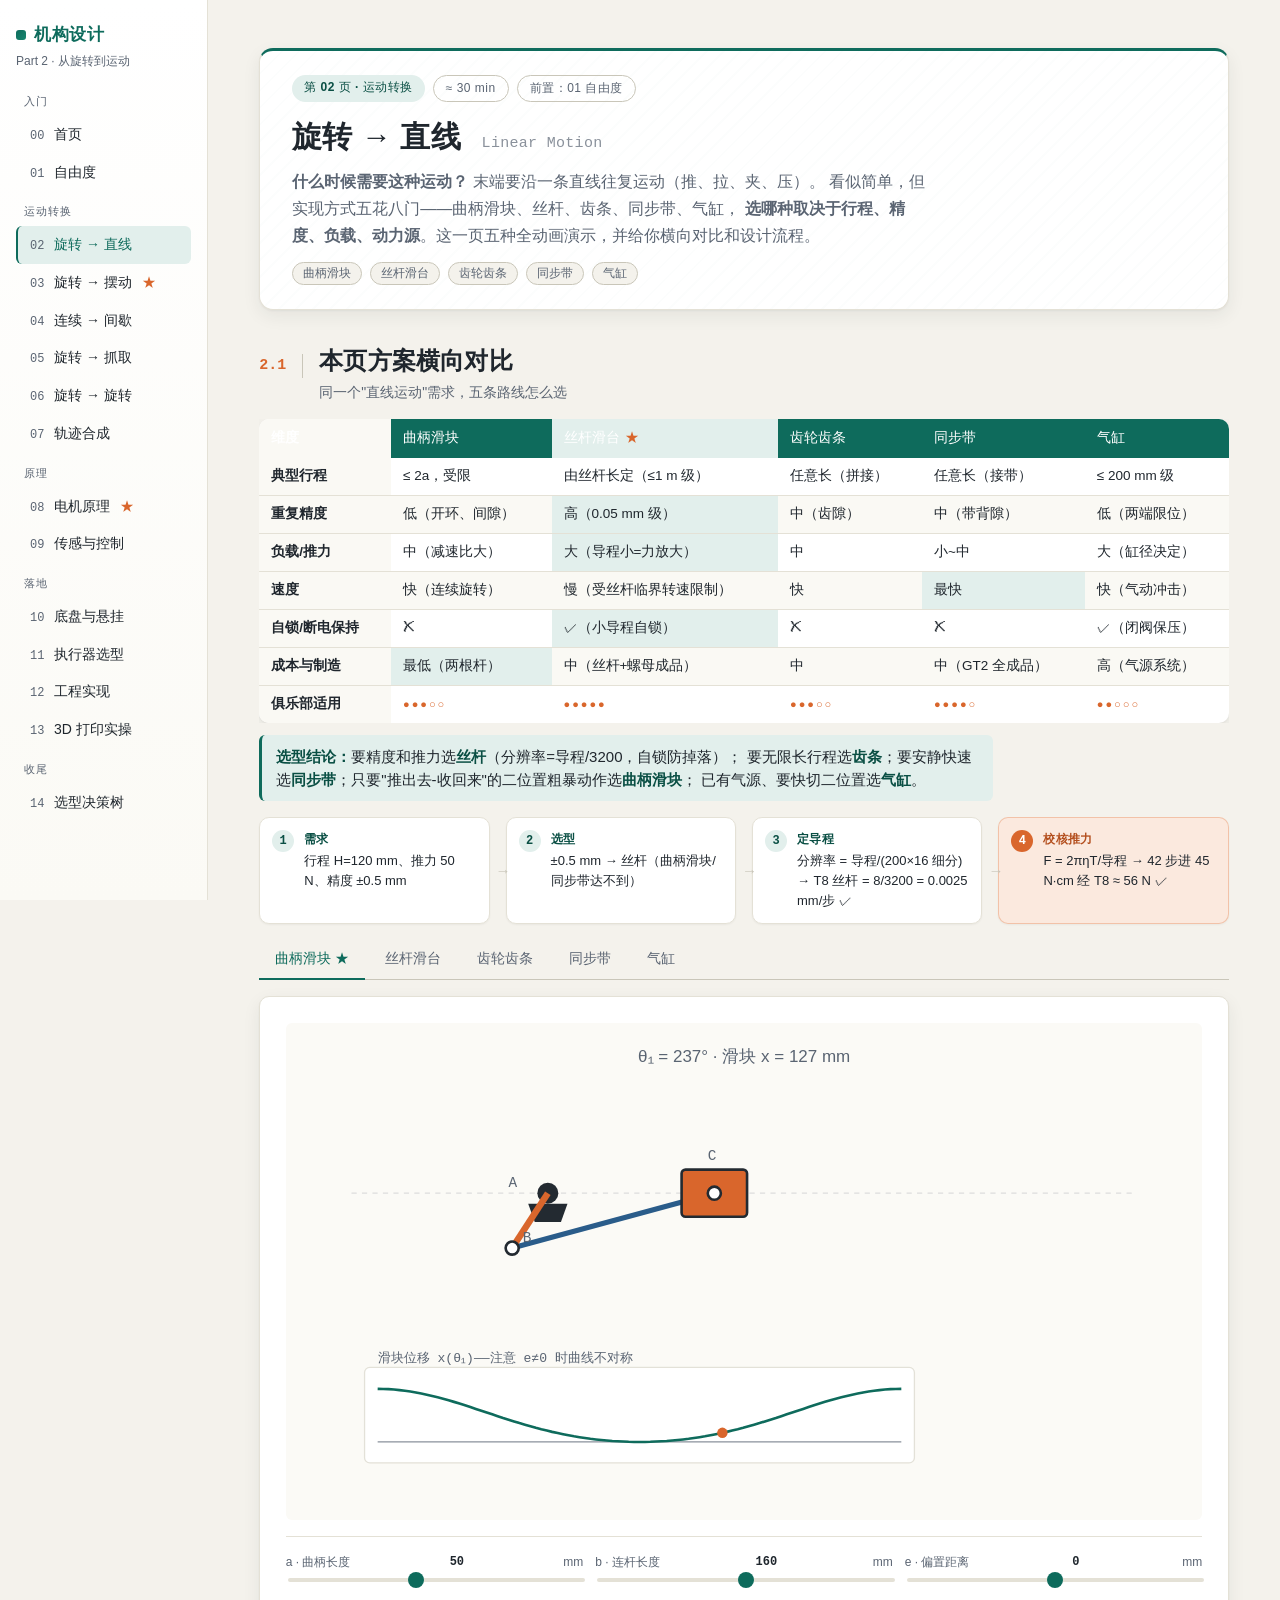
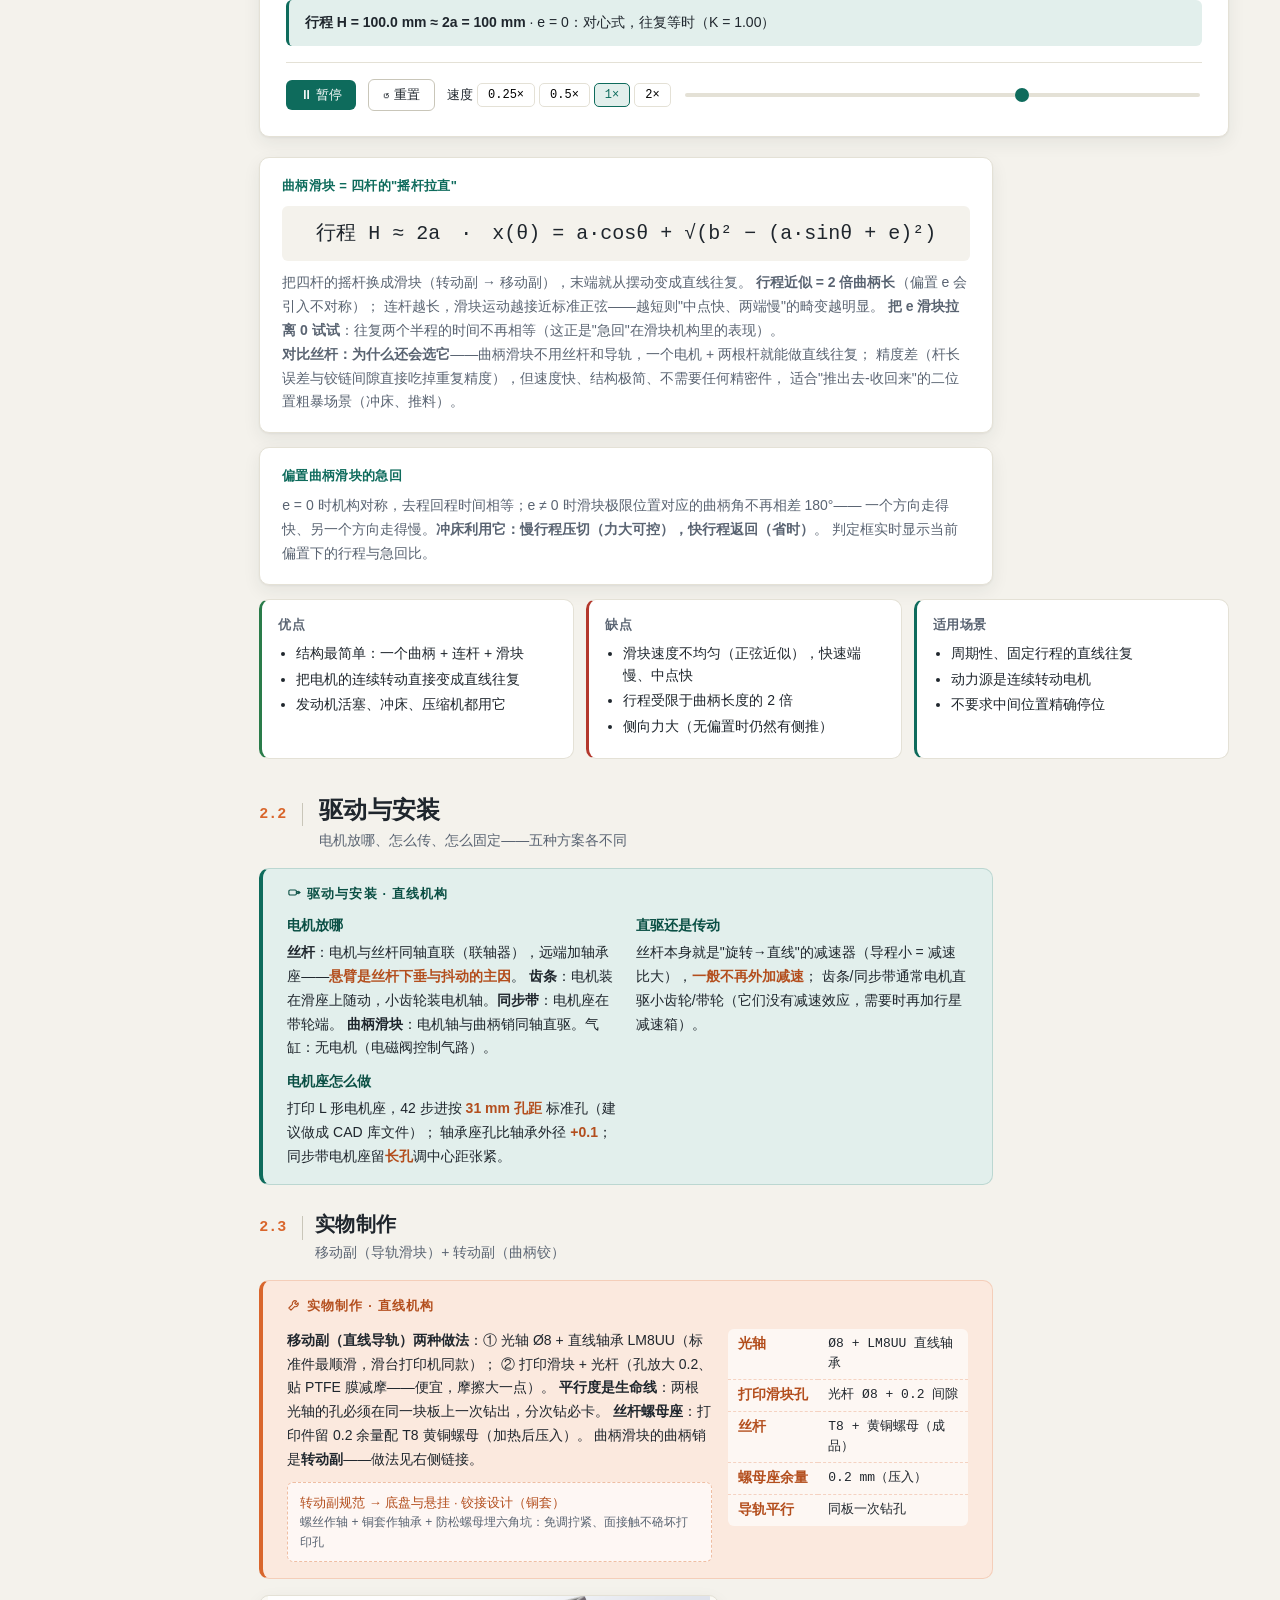
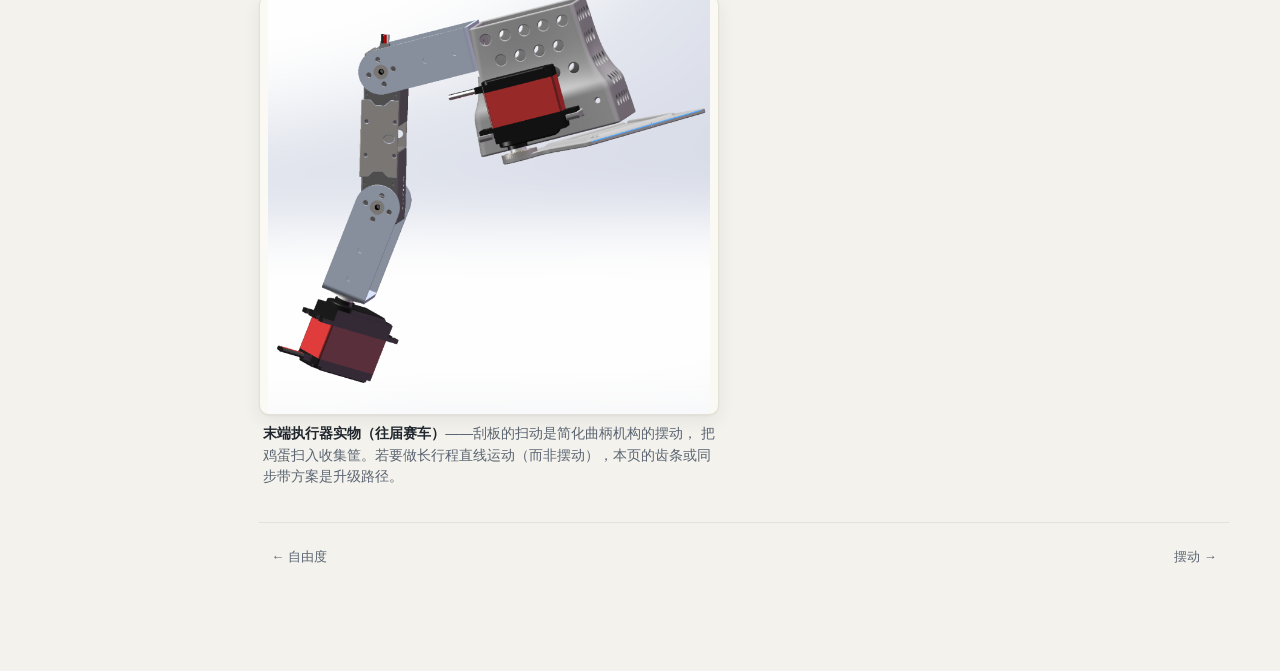
<file: part2_mechanisms/motion-linear.html>
<!DOCTYPE html>
<html lang="zh-CN">
<head>
  <meta charset="UTF-8">
  <meta name="viewport" content="width=device-width, initial-scale=1">
  <title>直线运动 · 机构设计 Part 2</title>
  <link rel="stylesheet" href="common/style.css">
</head>
<body>
  <div class="app">
    <div id="sidebar-mount"></div>

    <main class="main">
      <header class="page-hero" data-reveal>
        <div class="ph-kicker">
          <span class="chip">第 02 页 · 运动转换</span>
          <span class="chip chip-ghost">≈ 30 min</span>
          <span class="chip chip-ghost">前置：01 自由度</span>
        </div>
        <h1 class="ph-title">旋转 → 直线 <span class="en">Linear Motion</span></h1>
        <p class="ph-lead">
          <strong>什么时候需要这种运动？</strong> 末端要沿一条直线往复运动（推、拉、夹、压）。
          看似简单，但实现方式五花八门——曲柄滑块、丝杆、齿条、同步带、气缸，
          <strong>选哪种取决于行程、精度、负载、动力源</strong>。这一页五种全动画演示，并给你横向对比和设计流程。
        </p>
        <div class="ph-tags">
          <span class="tag">曲柄滑块</span>
          <span class="tag">丝杆滑台</span>
          <span class="tag">齿轮齿条</span>
          <span class="tag">同步带</span>
          <span class="tag">气缸</span>
        </div>
      </header>

      <div class="sec-head" data-reveal>
        <span class="sec-num">2.1</span>
        <div><h2>本页方案横向对比</h2><p class="sec-sub">同一个"直线运动"需求，五条路线怎么选</p></div>
      </div>
      <div class="cmp-wrap" data-reveal>
        <table class="data-table cmp-table">
          <thead><tr>
            <th class="crit">维度</th>
            <th>曲柄滑块</th>
            <th class="cmp-pick">丝杆滑台</th>
            <th>齿轮齿条</th>
            <th>同步带</th>
            <th>气缸</th>
          </tr></thead>
          <tbody>
            <tr><td class="crit">典型行程</td><td>≤ 2a，受限</td><td>由丝杆长定（≤1 m 级）</td><td>任意长（拼接）</td><td>任意长（接带）</td><td>≤ 200 mm 级</td></tr>
            <tr><td class="crit">重复精度</td><td>低（开环、间隙）</td><td class="cmp-pick">高（0.05 mm 级）</td><td>中（齿隙）</td><td>中（带背隙）</td><td>低（两端限位）</td></tr>
            <tr><td class="crit">负载/推力</td><td>中（减速比大）</td><td class="cmp-pick">大（导程小=力放大）</td><td>中</td><td>小~中</td><td>大（缸径决定）</td></tr>
            <tr><td class="crit">速度</td><td>快（连续旋转）</td><td>慢（受丝杆临界转速限制）</td><td>快</td><td class="cmp-pick">最快</td><td>快（气动冲击）</td></tr>
            <tr><td class="crit">自锁/断电保持</td><td>✗</td><td class="cmp-pick">✓（小导程自锁）</td><td>✗</td><td>✗</td><td>✓（闭阀保压）</td></tr>
            <tr><td class="crit">成本与制造</td><td class="cmp-pick">最低（两根杆）</td><td>中（丝杆+螺母成品）</td><td>中</td><td>中（GT2 全成品）</td><td>高（气源系统）</td></tr>
            <tr><td class="crit">俱乐部适用</td><td><span class="dots">●●●○○</span></td><td><span class="dots">●●●●●</span></td><td><span class="dots">●●●○○</span></td><td><span class="dots">●●●●○</span></td><td><span class="dots">●●○○○</span></td></tr>
          </tbody>
        </table>
      </div>
      <p class="cmp-note" data-reveal>
        <strong>选型结论：</strong>要精度和推力选<strong>丝杆</strong>（分辨率=导程/3200，自锁防掉落）；
        要无限长行程选<strong>齿条</strong>；要安静快速选<strong>同步带</strong>；只要"推出去-收回来"的二位置粗暴动作选<strong>曲柄滑块</strong>；
        已有气源、要快切二位置选<strong>气缸</strong>。
      </p>
      <ol class="flow-steps" data-reveal>
        <li><b>需求</b>行程 H=120 mm、推力 50 N、精度 ±0.5 mm</li>
        <li><b>选型</b>±0.5 mm → 丝杆（曲柄滑块/同步带达不到）</li>
        <li><b>定导程</b>分辨率 = 导程/(200×16 细分) → T8 丝杆 = 8/3200 = 0.0025 mm/步 ✓</li>
        <li><b>校核推力</b>F = 2πηT/导程 → 42 步进 45 N·cm 经 T8 ≈ 56 N ✓</li>
      </ol>

      <div class="mechanism-tabs" id="tabs">
        <button class="tab active" data-tab="hero">曲柄滑块 ★</button>
        <button class="tab" data-tab="screw">丝杆滑台</button>
        <button class="tab" data-tab="rack">齿轮齿条</button>
        <button class="tab" data-tab="belt">同步带</button>
        <button class="tab" data-tab="cylinder">气缸</button>
      </div>

      <section id="tab-hero" class="tab-panel">
        <div class="stage">
          <svg id="cs-svg" viewBox="0 0 700 380"></svg>
          <div class="params">
            <div class="param-row">
              <label>a · 曲柄长度 <span class="val" id="cs-a-val">50</span> mm</label>
              <input type="range" id="cs-a" min="20" max="90" value="50">
            </div>
            <div class="param-row">
              <label>b · 连杆长度 <span class="val" id="cs-b-val">160</span> mm</label>
              <input type="range" id="cs-b" min="80" max="240" value="160">
            </div>
            <div class="param-row">
              <label>e · 偏置距离 <span class="val" id="cs-e-val">0</span> mm</label>
              <input type="range" id="cs-e" min="-30" max="30" value="0">
            </div>
          </div>
          <div class="verdict" id="cs-verdict"></div>
          <div id="cs-controls-mount"></div>
        </div>

        <div class="formula-block">
          <div class="f-title">曲柄滑块 = 四杆的"摇杆拉直"</div>
          <div class="f-eq">行程 H ≈ 2a　·　x(θ) = a·cosθ + √(b² − (a·sinθ + e)²)</div>
          <div class="f-note">
            把四杆的摇杆换成滑块（转动副 → 移动副），末端就从摆动变成直线往复。
            <strong>行程近似 = 2 倍曲柄长</strong>（偏置 e 会引入不对称）；
            连杆越长，滑块运动越接近标准正弦——越短则"中点快、两端慢"的畸变越明显。
            <strong>把 e 滑块拉离 0 试试</strong>：往复两个半程的时间不再相等（这正是"急回"在滑块机构里的表现）。
            <br><strong>对比丝杆：为什么还会选它</strong>——曲柄滑块不用丝杆和导轨，一个电机 + 两根杆就能做直线往复；
            精度差（杆长误差与铰链间隙直接吃掉重复精度），但速度快、结构极简、不需要任何精密件，
            适合"推出去-收回来"的二位置粗暴场景（冲床、推料）。
          </div>
        </div>

        <div class="formula-block">
          <div class="f-title">偏置曲柄滑块的急回</div>
          <div class="f-note">
            e = 0 时机构对称，去程回程时间相等；e ≠ 0 时滑块极限位置对应的曲柄角不再相差 180°——
            一个方向走得快、另一个方向走得慢。<strong>冲床利用它：慢行程压切（力大可控），快行程返回（省时）</strong>。
            判定框实时显示当前偏置下的行程与急回比。
          </div>
        </div>

        <div class="info-grid">
          <div class="info-card good">
            <h4>优点</h4>
            <ul>
              <li>结构最简单：一个曲柄 + 连杆 + 滑块</li>
              <li>把电机的连续转动直接变成直线往复</li>
              <li>发动机活塞、冲床、压缩机都用它</li>
            </ul>
          </div>
          <div class="info-card bad">
            <h4>缺点</h4>
            <ul>
              <li>滑块速度不均匀（正弦近似），快速端慢、中点快</li>
              <li>行程受限于曲柄长度的 2 倍</li>
              <li>侧向力大（无偏置时仍然有侧推）</li>
            </ul>
          </div>
          <div class="info-card use">
            <h4>适用场景</h4>
            <ul>
              <li>周期性、固定行程的直线往复</li>
              <li>动力源是连续转动电机</li>
              <li>不要求中间位置精确停位</li>
            </ul>
          </div>
        </div>
      </section>

      <section id="tab-screw" class="tab-panel" style="display:none;">
        <div class="stage">
          <svg id="sw-svg" viewBox="0 0 700 330"></svg>
          <div class="params">
            <div class="param-row">
              <label>丝杆导程 L <span class="val" id="sw-lead-val">8</span> mm</label>
              <input type="range" id="sw-lead" min="2" max="8" step="2" value="8">
            </div>
          </div>
          <div class="verdict" id="sw-verdict"></div>
          <div id="sw-controls-mount"></div>
        </div>
        <div class="formula-block">
          <div class="f-title">丝杆的"分辨率"——一步走多远</div>
          <div class="f-eq">分辨率 = L / (步数 × 细分) = 8 / (200 × 16) = 0.0025 mm</div>
          <div class="f-note">
            旋转 → 直线的转换比由<strong>导程 L</strong> 一个参数决定：<strong>电机转一圈，螺母恰好走一个导程</strong>——
            纯几何关系、无滑差。俱乐部 3D 打印机的经典配置：导程 8 mm 丝杆 + 1.8° 步进（200 步/转）+ 16 细分 →
            每步 0.0025 mm。这就是为什么丝杆是"精密直线"的代名词——降速比大到不需要齿轮。
            代价：速度慢（要 1 m/min 就得让丝杆以 125 rpm 高速旋转，还受临界转速限制）。
            <strong>把导程滑到 2 mm 试试</strong>：同样一圈电机，滑台只走 1/4——慢而精。
            <br><strong>为什么俱乐部首选它</strong>：精度、推力、断电自锁（小导程螺旋角小于摩擦角）三项全占；
            缺的只是速度——而比赛直线动作（升降、夹爪开合）恰恰不需要快。
          </div>
        </div>
        <div class="dual-card">
          <div class="info-card note">
            <h4>机械设计</h4>
            <ul>
              <li>导程小 → <strong>慢而精</strong>：分辨率高，且同样电机扭矩下推力更大（F ∝ T/L）</li>
              <li>梯形丝杆（T8）<strong>能自锁</strong>：断电不坠落；滚珠丝杆效率高（&gt;90%）但不自锁</li>
              <li>长行程要校核临界转速（甩振）与丝杆下垂</li>
            </ul>
          </div>
          <div class="info-card use">
            <h4>机械制造</h4>
            <ul>
              <li>丝杆光杆<strong>买成品</strong>（T8 丝杆 + 黄铜螺母，几块钱一套）</li>
              <li>螺母座 / 滑台 3D 打印；孔位按光杆与导轨实测尺寸留 0.2 mm 余量</li>
              <li>俱乐部 3D 打印机的 Z 轴就是它——拆一台对照上图看</li>
            </ul>
          </div>
        </div>
        <div class="info-grid">
          <div class="info-card good"><h4>优点</h4><ul><li>精度高（微米级）</li><li>减速比大（导程小则更慢）</li><li>能自锁（梯形螺纹）</li></ul></div>
          <div class="info-card bad"><h4>缺点</h4><ul><li>速度慢</li><li>滚珠丝杆成本高</li><li>长行程时丝杆下垂</li></ul></div>
          <div class="info-card use"><h4>适用</h4><ul><li>3D 打印机、CNC</li><li>精密定位台</li><li>升降柱</li></ul></div>
        </div>
        <p style="margin: 18px 0 0; font-size: 14px;">
          拓展视频：<a href="https://www.bilibili.com/video/BV1qV4y1d7sy" target="_blank" rel="noopener">浙大机械学院博士师姐的手搓丝杆滑台教程（B 站）</a>
          ——从光杆、螺母到滑台装配的全流程实拍，看完你就知道这台动画里每个零件长什么样。
        </p>
      </section>

      <section id="tab-rack" class="tab-panel" style="display:none;">
        <div class="stage">
          <svg id="rk-svg" viewBox="0 0 700 330"></svg>
          <div class="params">
            <div class="param-row">
              <label>小齿轮齿数 z <span class="val" id="rk-z-val">16</span></label>
              <input type="range" id="rk-z" min="10" max="30" step="1" value="16">
            </div>
          </div>
          <div class="verdict" id="rk-verdict"></div>
          <div id="rk-controls-mount"></div>
        </div>
        <div class="formula-block">
          <div class="f-title">齿轮齿条的传动关系</div>
          <div class="f-eq">v<sub>齿条</sub> = ω · r = π·m·z·n / 60　　每转位移 = π·m·z = 节圆周长</div>
          <div class="f-note">
            齿轮转一圈，齿条走<strong>一个节圆周长</strong>——和卷尺拉开同一个道理，且齿与齿槽啮合，
            <strong>理论上零滑差</strong>。齿数 z 越多，同转速下齿条走得越快（r = mz/2 变大），
            但同样电机扭矩下推力越小（F = T/r）。动画里红点是轮齿上的标记，绿点是齿条上的标记——
            两者始终同步前移，这就是"无滑差"的可视化验证。
          </div>
        </div>
        <div class="dual-card">
          <div class="info-card note">
            <h4>机械设计</h4>
            <ul>
              <li><strong>行程无限</strong>：齿条接多长走多长，这是丝杆做不到的</li>
              <li>效率高（~95%）；F = T/r，小齿轮 = 大推力（液压转向都用小齿轮）</li>
              <li>有齿隙 → 回程误差；重载要加消隙机构（双片齿条预紧）</li>
            </ul>
          </div>
          <div class="info-card use">
            <h4>机械制造</h4>
            <ul>
              <li>小齿轮<strong>买成品</strong>（模数 1~2，内孔配电机轴 D 形或键槽）</li>
              <li>齿条可<strong>激光切割</strong>或打印——务必按同模数生成齿形，节距对不上会顶齿</li>
              <li>安装时调中心距：留 0.1~0.2 mm 侧隙，既能转又不旷</li>
            </ul>
          </div>
        </div>
        <div class="info-grid">
          <div class="info-card good"><h4>优点</h4><ul><li>传动效率高</li><li>行程理论上无限</li><li>结构紧凑</li></ul></div>
          <div class="info-card bad"><h4>缺点</h4><ul><li>有齿隙（影响精度）</li><li>需要润滑</li><li>高速时噪音大</li></ul></div>
          <div class="info-card use"><h4>适用</h4><ul><li>汽车转向</li><li>大型数控机床</li><li>铁路道岔</li></ul></div>
        </div>
      </section>

      <section id="tab-belt" class="tab-panel" style="display:none;">
        <div class="stage">
          <svg id="bt-svg" viewBox="0 0 700 330"></svg>
          <div class="params">
            <div class="param-row">
              <label>传动比 i = z₁/z₂ <span class="val" id="bt-i-val">1.0</span></label>
              <input type="range" id="bt-i" min="0" max="3" step="1" value="1">
            </div>
          </div>
          <div class="verdict" id="bt-verdict"></div>
          <div id="bt-controls-mount"></div>
        </div>
        <div class="formula-block">
          <div class="f-title">同步带的传动关系</div>
          <div class="f-eq">v<sub>带</sub> = ω<sub>1</sub>·r<sub>1</sub> = ω<sub>2</sub>·r<sub>2</sub>　　n<sub>2</sub> = n<sub>1</sub>·z<sub>1</sub>/z<sub>2</sub></div>
          <div class="f-note">
            带是<strong>同一根</strong>，所以两轮边缘线速度必然相等——这就是带传动的"合同"。
            同步带内壁有齿，与轮槽啮合，<strong>无滑差</strong>（平皮带会打滑）。
            两轮转向<strong>相同</strong>（带绕外圈），这是它与齿轮副（转向相反）的关键区别。
            红色标记点随带走一圈，注意上下两段带移动方向相反。
          </div>
        </div>
        <div class="dual-card">
          <div class="info-card note">
            <h4>机械设计</h4>
            <ul>
              <li><strong>远距离</strong>传动首选：中心距几米都行（齿轮做不到）</li>
              <li>同步带无滑差、无齿隙，精度介于丝杆与平皮带之间</li>
              <li>高速轻载；大扭矩会跳齿</li>
            </ul>
          </div>
          <div class="info-card use">
            <h4>机械制造</h4>
            <ul>
              <li><strong>GT2 皮带轮 + 皮带全部买成品</strong>（3D 打印机同款，便宜量足）</li>
              <li><strong>张紧机构必备</strong>：长孔 + 螺钉调中心距，或加惰轮张紧</li>
              <li>皮带按行程裁长度、接头用同步带扣——比赛队直接买环形带</li>
            </ul>
          </div>
        </div>
        <div class="info-grid">
          <div class="info-card good"><h4>优点</h4><ul><li>远距离传动效率高</li><li>无齿隙（同步带）</li><li>噪音低、无需润滑</li></ul></div>
          <div class="info-card bad"><h4>缺点</h4><ul><li>长期会松弛</li><li>高速可能跳齿</li><li>精度不如丝杆</li></ul></div>
          <div class="info-card use"><h4>适用</h4><ul><li>3D 打印机 X/Y 轴</li><li>白板笔机器人</li><li>自动门</li></ul></div>
        </div>
      </section>

      <section id="tab-cylinder" class="tab-panel" style="display:none;">
        <div class="stage">
          <svg id="cy-svg" viewBox="0 0 700 330"></svg>
          <div style="display:flex; gap:10px; margin-top:14px; flex-wrap:wrap;">
            <button class="btn" id="cy-mode">切换：双作用气缸</button>
          </div>
          <div class="verdict" id="cy-verdict"></div>
          <div id="cy-controls-mount"></div>
        </div>
        <div class="formula-block">
          <div class="f-title">气缸的输出力</div>
          <div class="f-eq">F = p · A = p · πD²/4　　伸出更快更猛（有杆腔面积小）</div>
          <div class="f-note">
            气缸把"压强 × 面积"直接变成直线力——<strong>不需要任何中间传动</strong>。
            0.5 MPa（5 bar）+ 32 mm 缸径 → F ≈ 400 N，比舵机大一个量级。
            双作用缸两个口交替进排气：左口进气伸出、右口进气缩回；
            <strong>两端的磁感应限位开关</strong>给控制器"到位"信号（这就是它的"反馈"）。
            气缸只有"伸出/缩回"两个稳定位置，中间停不住——要中间停请用上面三个电动方案。
          </div>
        </div>
        <div class="dual-card">
          <div class="info-card note">
            <h4>机械设计</h4>
            <ul>
              <li><strong>两位置</strong>快速切换的最简方案：到位由限位开关告知</li>
              <li>力 = 压强 × 面积：缸径翻倍力翻 4 倍；伸出/缩回速度不同（有杆腔面积小）</li>
              <li>冲击大：末端加速度可达数十 g，抓易碎品要靠气路节流阀缓冲</li>
            </ul>
          </div>
          <div class="info-card use">
            <h4>机械制造</h4>
            <ul>
              <li><strong>全买成品</strong>：SMC / 亚德客气缸几十一百元，自带限位磁环</li>
              <li>系统四件套：<strong>气泵 + 电磁阀 + 气管 + 节流阀</strong>（电磁阀决定换向时序）</li>
              <li>气路快插接头免加工；只有安装支架需要自己打印</li>
            </ul>
          </div>
        </div>
        <div class="info-grid">
          <div class="info-card good"><h4>优点</h4><ul><li>直接出直线运动，最简单</li><li>响应快（气动）</li><li>力大（液压）</li></ul></div>
          <div class="info-card bad"><h4>缺点</h4><ul><li>气动只能两位置（无法中间停）</li><li>需要气源/液压站</li><li>电动推杆自锁看型号</li></ul></div>
          <div class="info-card use"><h4>适用</h4><ul><li>夹爪开闭</li><li>推料、顶出</li><li>二位置切换</li></ul></div>
        </div>
      </section>

      <div class="sec-head" data-reveal>
        <span class="sec-num">2.2</span>
        <div><h2>驱动与安装</h2><p class="sec-sub">电机放哪、怎么传、怎么固定——五种方案各不同</p></div>
      </div>
      <section class="drive-card" data-reveal>
        <div class="dc-head"><svg class="ic"><use href="#i-motor"></use></svg> 驱动与安装 · 直线机构</div>
        <div class="dc-grid">
          <div class="dc-item">
            <h4>电机放哪</h4>
            <p><strong>丝杆</strong>：电机与丝杆同轴直联（联轴器），远端加轴承座——<em>悬臂是丝杆下垂与抖动的主因</em>。
            <strong>齿条</strong>：电机装在滑座上随动，小齿轮装电机轴。<strong>同步带</strong>：电机座在带轮端。
            <strong>曲柄滑块</strong>：电机轴与曲柄销同轴直驱。气缸：无电机（电磁阀控制气路）。</p>
          </div>
          <div class="dc-item">
            <h4>直驱还是传动</h4>
            <p>丝杆本身就是"旋转→直线"的减速器（导程小 = 减速比大），<em>一般不再外加减速</em>；
            齿条/同步带通常电机直驱小齿轮/带轮（它们没有减速效应，需要时再加行星减速箱）。</p>
          </div>
          <div class="dc-item">
            <h4>电机座怎么做</h4>
            <p>打印 L 形电机座，42 步进按 <em>31 mm 孔距</em> 标准孔（建议做成 CAD 库文件）；
            轴承座孔比轴承外径 <em>+0.1</em>；同步带电机座留<em>长孔</em>调中心距张紧。</p>
          </div>
        </div>
      </section>

      <div class="sec-head sm" data-reveal>
        <span class="sec-num">2.3</span>
        <div><h2>实物制作</h2><p class="sec-sub">移动副（导轨滑块）+ 转动副（曲柄铰）</p></div>
      </div>
      <section class="build-card" data-reveal>
        <div class="bc-head"><svg class="ic"><use href="#i-wrench"></use></svg> 实物制作 · 直线机构</div>
        <div class="bc-grid">
          <div class="bc-main">
            <p><strong>移动副（直线导轨）两种做法</strong>：① 光轴 Ø8 + 直线轴承 LM8UU（标准件最顺滑，滑台打印机同款）；
            ② 打印滑块 + 光杆（孔放大 0.2、贴 PTFE 膜减摩——便宜，摩擦大一点）。
            <strong>平行度是生命线</strong>：两根光轴的孔必须在同一块板上一次钻出，分次钻必卡。
            <strong>丝杆螺母座</strong>：打印件留 0.2 余量配 T8 黄铜螺母（加热后压入）。
            曲柄滑块的曲柄销是<strong>转动副</strong>——做法见右侧链接。</p>
            <a class="bc-link" href="chassis.html">转动副规范 → 底盘与悬挂 · 铰接设计（铜套）<br>
              <span style="font-size:12px; color:var(--ink-soft);">螺丝作轴 + 铜套作轴承 + 防松螺母埋六角坑：免调拧紧、面接触不硌坏打印孔</span></a>
          </div>
          <table class="bc-params">
            <tbody>
              <tr><td>光轴</td><td>Ø8 + LM8UU 直线轴承</td></tr>
              <tr><td>打印滑块孔</td><td>光杆 Ø8 + 0.2 间隙</td></tr>
              <tr><td>丝杆</td><td>T8 + 黄铜螺母（成品）</td></tr>
              <tr><td>螺母座余量</td><td>0.2 mm（压入）</td></tr>
              <tr><td>导轨平行</td><td>同板一次钻孔</td></tr>
            </tbody>
          </table>
        </div>
      </section>

      <figure class="photo-fig" data-reveal>
        <img src="assets/asabe/end-effector-picking.png" alt="末端执行器实物" loading="lazy">
        <figcaption><strong>末端执行器实物（往届赛车）</strong>——刮板的扫动是简化曲柄机构的摆动，
        把鸡蛋扫入收集筐。若要做长行程直线运动（而非摆动），本页的齿条或同步带方案是升级路径。</figcaption>
      </figure>

      <div class="page-nav">
        <a href="dof.html">← 自由度</a>
        <a href="motion-oscillation.html">摆动 →</a>
      </div>
    </main>
  </div>

  <script type="module">
    import { injectSidebar } from './common/sidebar.js';
    import { createControls, svg, line, circle, clear } from './common/controls.js';
    import { crankSlider, deg, TAU } from './common/math.js';
    import { COLORS, hatchPattern, ground, pinJoint, sliderGuide, arrow, bar } from './common/draw.js';

    injectSidebar('motion-linear');

    // ===== Tab 切换（带动画暂停/恢复）=====
    const tabCtls = {};
    function activateTab(name) {
      document.querySelectorAll('#tabs .tab').forEach(b => b.classList.toggle('active', b.dataset.tab === name));
      document.querySelectorAll('.tab-panel').forEach(p => p.style.display = 'none');
      document.getElementById('tab-' + name).style.display = 'block';
      Object.values(tabCtls).forEach(c => { if (c) c.pause(); });
      if (tabCtls[name]) tabCtls[name].play();
    }
    document.querySelectorAll('#tabs .tab').forEach(btn => {
      btn.addEventListener('click', () => activateTab(btn.dataset.tab));
    });

    // 曲柄滑块动画
    (function () {
    const csSvg = document.getElementById('cs-svg');
    const csCtlMount = document.getElementById('cs-controls-mount');
    const csVerdict = document.getElementById('cs-verdict');
    const lens = { a: 50, b: 160, e: 0 };

    function bindSlider(name) {
      const el = document.getElementById('cs-' + name);
      el.addEventListener('input', (e) => {
        lens[name] = parseInt(e.target.value);
        document.getElementById('cs-' + name + '-val').textContent = lens[name];
        updateVerdict();
      });
    }
    ['a','b','e'].forEach(bindSlider);

    // 行程与急回：扫描整圈取滑块极限
    function strokeInfo() {
      let mn = Infinity, mx = -Infinity, thMn = 0, thMx = 0;
      for (let i = 0; i < 360; i++) {
        const th = (i / 360) * TAU;
        const s = crankSlider({ ...lens, theta1: th });
        if (s.valid) {
          if (s.sliderPos < mn) { mn = s.sliderPos; thMn = th; }
          if (s.sliderPos > mx) { mx = s.sliderPos; thMx = th; }
        }
      }
      // 急回：两个极限位置的曲柄角（以右侧极限为参考）
      let d = Math.abs(thMx - thMn);
      const H = mx - mn;
      // 去程（mn→mx）与回程（mx→mn）的曲柄转角
      let fwd = d, bwd = TAU - d;
      if (lens.e < 0) { const tmp = fwd; fwd = bwd; bwd = tmp; }
      return { H, fwd, bwd, K: fwd / bwd };
    }

    function updateVerdict() {
      const { H, K, fwd, bwd } = strokeInfo();
      csVerdict.className = 'verdict';
      csVerdict.innerHTML = `<strong>行程 H = ${H.toFixed(1)} mm ≈ 2a = ${2 * lens.a} mm</strong> ·
        ${lens.e === 0 ? 'e = 0：对心式，往复等时（K = 1.00）' : `e = ${lens.e}：偏置式，<strong>急回系数 K = ${K.toFixed(2)}</strong>（去程 ${deg(fwd).toFixed(0)}° / 回程 ${deg(bwd).toFixed(0)}° 曲柄转角）`}`;
    }

    function render(theta1) {
      clear(csSvg);
      const sol = crankSlider({ ...lens, theta1 });
      const ox = 200, oy = 130;

      // 导路
      csSvg.appendChild(line(50, oy + lens.e, 650, oy + lens.e, { stroke: '#ddd', 'stroke-width': 1, 'stroke-dasharray': '4 4' }));

      // 机架（曲柄支座）
      csSvg.appendChild(circle(ox, oy, 8, { fill: '#232a31' }));
      csSvg.appendChild(svg('polygon', { points: `${ox-15},${oy+8} ${ox+15},${oy+8} ${ox+10},${oy+22} ${ox-10},${oy+22}`, fill: '#232a31' }));

      if (!sol.valid || sol.sliderPos === null) {
        const t = svg('text', { x: 350, y: 60, 'text-anchor':'middle', fill:'#b3372c', 'font-size':14 });
        t.textContent = '⚠ 装配失败：连杆长度不足，请增大 b';
        csSvg.appendChild(t);
        return;
      }

      const crankEnd = { x: ox + sol.crankEnd.x, y: oy - sol.crankEnd.y };
      const slider = { x: ox + sol.sliderPos, y: oy + lens.e };

      // 连杆（蓝）
      csSvg.appendChild(line(crankEnd.x, crankEnd.y, slider.x, slider.y, { stroke: '#2a5c8a', 'stroke-width': 4 }));
      // 曲柄（红）
      csSvg.appendChild(line(ox, oy, crankEnd.x, crankEnd.y, { stroke: '#d9662c', 'stroke-width': 5 }));

      // 滑块（橙色矩形）
      csSvg.appendChild(svg('rect', { x: slider.x - 25, y: slider.y - 18, width: 50, height: 36, fill: '#d9662c', stroke:'#232a31', 'stroke-width': 2, rx: 3 }));

      // 关节
      [crankEnd, slider].forEach(p => {
        csSvg.appendChild(circle(p.x, p.y, 5, { fill: 'white', stroke: '#232a31', 'stroke-width': 2 }));
      });

      // 标签
      const lbl = (x, y, t) => {
        const e = svg('text', { x, y, fill:'#5a6472', 'font-size':11, 'font-family':'monospace' });
        e.textContent = t;
        csSvg.appendChild(e);
      };
      lbl(ox - 30, oy - 5, 'A');
      lbl(crankEnd.x + 8, crankEnd.y - 5, 'B');
      lbl(slider.x - 5, slider.y - 25, 'C');

      const hint = svg('text', { x: 350, y: 30, 'text-anchor':'middle', fill:'#5a6472', 'font-size':13 });
      hint.textContent = `θ₁ = ${(theta1 * 180 / Math.PI).toFixed(0)}° · 滑块 x = ${sol.sliderPos.toFixed(0)} mm`;
      csSvg.appendChild(hint);

      // 位移-时间曲线（底部小图）
      const gx = 70, gy = 320, gw = 400, gh = 45;
      csSvg.appendChild(svg('rect', { x: gx - 10, y: gy - gh - 12, width: gw + 20, height: gh + 28, fill: 'white', stroke: '#e3e1d8', 'stroke-width': 1, rx: 4 }));
      csSvg.appendChild(line(gx, gy, gx + gw, gy, { stroke: '#8a919b', 'stroke-width': 1 }));
      let d = '';
      const { H } = strokeInfo();
      for (let i = 0; i <= 96; i++) {
        const th = (i / 96) * TAU;
        const s = crankSlider({ ...lens, theta1: th });
        if (!s.valid) continue;
        const x = gx + (i / 96) * gw;
        const y = gy - ((s.sliderPos - (ox - lens.a - 40)) / (H + 1e-6)) * gh * 0.9;
        d += (d === '' ? 'M' : 'L') + x.toFixed(1) + ',' + y.toFixed(1);
      }
      csSvg.appendChild(svg('path', { d, fill: 'none', stroke: '#0e6b5c', 'stroke-width': 2 }));
      // 当前点
      const cy2 = gy - ((sol.sliderPos - (ox - lens.a - 40)) / (H + 1e-6)) * gh * 0.9;
      const cx2 = gx + (((theta1 % TAU) + TAU) % TAU / TAU) * gw;
      csSvg.appendChild(circle(cx2, cy2, 4, { fill: '#d9662c' }));
      const gt = svg('text', { x: gx, y: gy - gh - 16, fill: '#5a6472', 'font-size': 10, 'font-family': 'monospace' });
      gt.textContent = '滑块位移 x(θ₁)——注意 e≠0 时曲线不对称';
      csSvg.appendChild(gt);
    }

    updateVerdict();
    tabCtls['hero'] = createControls(csCtlMount, {
      duration: 4000,
      onTick: (phase) => render(phase * TAU),
    });
    })();

    /* ============================================================
     * 丝杆滑台：丝杆旋转（螺纹相位平移错觉）→ 螺母滑台沿导轨平移
     * 分辨率 = 导程/(200×16)；两端支座剖面线；导轨 sliderGuide
     * ============================================================ */
    (function () {
      const svgEl = document.getElementById('sw-svg');
      const mount = document.getElementById('sw-controls-mount');
      const verdictEl = document.getElementById('sw-verdict');
      let lead = 8;                 // 导程 mm
      const STEPS = 200, MICRO = 16; // 步进 1.8° + 16 细分
      const REVS = 2;               // 每周期电机转 2 圈
      const PX_PER_MM = 15;         // 绘图比例（lead=8×2圈=16mm→240px，视觉行程充足）
      const SCREW_X = 130, SCREW_W = 440; // 丝杆左端/长度
      const AXIS_Y = 150;

      document.getElementById('sw-lead').addEventListener('input', (e) => {
        lead = parseInt(e.target.value);
        document.getElementById('sw-lead-val').textContent = lead;
        updateVerdict();
      });

      function updateVerdict() {
        const res = lead / (STEPS * MICRO); // mm/步
        verdictEl.className = 'verdict';
        verdictEl.innerHTML =
          `<strong>导程 L = ${lead} mm</strong> · 电机每转位移 = ${lead} mm · ` +
          `分辨率 = ${lead}/(200×16) = <strong>${res.toFixed(4)} mm/步</strong> · ` +
          `动画中电机转 ${REVS} 圈 → 滑台共走 ${(REVS * lead).toFixed(0)} mm（导程减半，位移减半）`;
      }

      function render(phase) {
        clear(svgEl);
        const hid = hatchPattern(svgEl);

        // 电机转角（REVS 圈/周期）与滑台位移：位移 = 圈数 × 导程（纯几何）
        const ang = phase * TAU * REVS;
        const dispMm = phase * REVS * lead;               // 滑台位移 mm
        const travelPx = dispMm * PX_PER_MM;              // px 位移
        // 螺纹相位：螺旋面在固定角位置以相同轴向速度"流过"（旋转错觉）
        const threadShift = travelPx;

        // —— 机架：两端支座（剖面线）——
        [SCREW_X - 26, SCREW_X + SCREW_W + 26].forEach((bx) => {
          svgEl.appendChild(svg('rect', {
            x: bx - 12, y: AXIS_Y - 52, width: 24, height: 104,
            fill: `url(#${hid})`, stroke: COLORS.ink, 'stroke-width': 1.8, rx: 2,
          }));
        });
        // 地面
        svgEl.appendChild(ground(svgEl, 70, AXIS_Y + 86, 560));

        // —— 丝杆（旋转错觉：螺纹 pattern 随相位平移）——
        const bandH = 30;
        const gScrew = svg('g', {});
        // 底色杆身
        gScrew.appendChild(svg('rect', {
          x: SCREW_X, y: AXIS_Y - bandH / 2, width: SCREW_W, height: bandH,
          fill: COLORS.frameFill, stroke: COLORS.ink, 'stroke-width': 2, rx: 3,
        }));
        // 螺纹线：相位平移
        const pitchPx = 16;
        const off = ((threadShift % pitchPx) + pitchPx) % pitchPx;
        for (let x = -pitchPx; x < SCREW_W + pitchPx; x += pitchPx) {
          const lx = x + (pitchPx - off);
          gScrew.appendChild(line(SCREW_X + lx, AXIS_Y + bandH / 2 - 3,
            SCREW_X + lx + pitchPx * 0.6, AXIS_Y - bandH / 2 + 3,
            { stroke: COLORS.frame, 'stroke-width': 2.4, 'stroke-linecap': 'round' }));
        }
        svgEl.appendChild(gScrew);

        // —— 导轨（sliderGuide，滑台下面）——
        svgEl.appendChild(sliderGuide(svgEl, SCREW_X - 10, SCREW_X + SCREW_W + 10, AXIS_Y + 58, { th: 6 }));

        // —— 螺母滑台（跟随位移）——
        const nutW = 76, nutH = 58;
        const nutX = SCREW_X + 40 + travelPx;
        const gNut = svg('g', {});
        // 螺母块（剖面线：它是套在丝杆上的）
        gNut.appendChild(svg('rect', {
          x: nutX - nutW / 2, y: AXIS_Y - nutH / 2, width: nutW, height: nutH,
          fill: `url(#${hid})`, stroke: COLORS.ink, 'stroke-width': 2, rx: 3,
        }));
        // 载物台（橙，从动件）
        gNut.appendChild(svg('rect', {
          x: nutX - nutW / 2 - 8, y: AXIS_Y + nutH / 2, width: nutW + 16, height: 16,
          fill: COLORS.driven, stroke: COLORS.ink, 'stroke-width': 1.8, rx: 2,
        }));
        svgEl.appendChild(gNut);
        const nt = svg('text', { x: nutX, y: AXIS_Y + 6, 'text-anchor': 'middle', fill: '#fbfaf6', 'font-size': 11.5, 'font-family': 'monospace', 'font-weight': 700 });
        nt.textContent = '螺母+滑台';
        svgEl.appendChild(nt);

        // —— 电机（左端，主动件绿）——
        svgEl.appendChild(svg('rect', {
          x: 58, y: AXIS_Y - 42, width: 46, height: 84,
          fill: COLORS.drive, stroke: COLORS.ink, 'stroke-width': 2, rx: 5,
        }));
        const mt = svg('text', { x: 81, y: AXIS_Y + 4, 'text-anchor': 'middle', fill: 'white', 'font-size': 11, 'font-family': 'monospace', 'font-weight': 700 });
        mt.textContent = '步进';
        svgEl.appendChild(mt);
        // 联轴器
        svgEl.appendChild(svg('rect', { x: 104, y: AXIS_Y - 10, width: 16, height: 20, fill: COLORS.ink, rx: 2 }));

        // —— 角速度箭头（电机 → 丝杆）——
        svgEl.appendChild(arrow(svgEl, 60, AXIS_Y - 58, 96, AXIS_Y - 58, { color: COLORS.drive, width: 2.4, label: 'ω' }));

        // —— 滑台速度箭头 ——
        svgEl.appendChild(arrow(svgEl, nutX - 30, AXIS_Y - 52, nutX + 30, AXIS_Y - 52, { color: COLORS.hi, width: 2.6, label: 'v = ω·L/2π' }));

        // —— 标记：红点固定在丝杆某一"牙"的螺旋面上（视觉上随螺旋前进）——
        // 同一个物理牙：轴向位置随螺旋前进，同时上/下缘交替闪烁表现旋转
        const markSide = Math.sin(ang * 1.0) > 0 ? 1 : -1;
        const mx = SCREW_X + (travelPx % SCREW_W);
        svgEl.appendChild(circle(mx, AXIS_Y + markSide * (bandH / 2 - 2), 4.5, { fill: COLORS.hi, stroke: 'white', 'stroke-width': 1.4 }));

        // —— 读数条 ——
        const barY = AXIS_Y + 104;
        const totalPx = REVS * lead * PX_PER_MM;
        svgEl.appendChild(line(SCREW_X, barY, SCREW_X + SCREW_W, barY, { stroke: COLORS.grid, 'stroke-width': 8, 'stroke-linecap': 'round' }));
        svgEl.appendChild(line(SCREW_X, barY, SCREW_X + travelPx, barY, { stroke: COLORS.drive, 'stroke-width': 8, 'stroke-linecap': 'round' }));
        svgEl.appendChild(circle(SCREW_X + travelPx, barY, 6, { fill: COLORS.drive, stroke: 'white', 'stroke-width': 2 }));
        const t1 = svg('text', { x: 350, y: 34, 'text-anchor': 'middle', fill: COLORS.ink, 'font-size': 13.5, 'font-weight': 600 });
        t1.textContent = `电机 ${((ang / TAU) % 1 * 360).toFixed(0)}°（第 ${Math.floor(ang / TAU) + 1} 圈）· 滑台位移 = ${dispMm.toFixed(1)} / ${(REVS * lead).toFixed(0)} mm`;
        svgEl.appendChild(t1);
        const t2 = svg('text', { x: 350, y: 54, 'text-anchor': 'middle', fill: '#5a6472', 'font-size': 11.5 });
        t2.textContent = `丝杆每转一圈 → 螺母恰好前进一个导程 L = ${lead} mm（纯几何，无滑差）`;
        svgEl.appendChild(t2);
        const t3 = svg('text', { x: SCREW_X, y: barY - 14, fill: '#5a6472', 'font-size': 10.5, 'font-family': 'monospace' });
        t3.textContent = '位移 0';
        svgEl.appendChild(t3);
        const t4 = svg('text', { x: SCREW_X + SCREW_W, y: barY - 14, 'text-anchor': 'end', fill: '#5a6472', 'font-size': 10.5, 'font-family': 'monospace' });
        t4.textContent = `${REVS * lead} mm`;
        svgEl.appendChild(t4);
        // 行程两端支座标注
        const t5 = svg('text', { x: SCREW_X - 26, y: AXIS_Y + 76, 'text-anchor': 'middle', fill: '#5a6472', 'font-size': 10.5 });
        t5.textContent = '支座（剖）';
        svgEl.appendChild(t5);
        const t6 = svg('text', { x: SCREW_X + SCREW_W + 26, y: AXIS_Y + 76, 'text-anchor': 'middle', fill: '#5a6472', 'font-size': 10.5 });
        t6.textContent = '支座（剖）';
        svgEl.appendChild(t6);
      }

      updateVerdict();
      const ctl = createControls(mount, { duration: 6000, onTick: (p) => render(p) });
      tabCtls['screw'] = ctl; ctl.pause();
    })();

    /* ============================================================
     * 齿轮齿条：梯形齿啮合，标记点验证无滑差
     * 齿条位移 = ω·r·t；齿条齿按节距与轮齿对齐
     * ============================================================ */
    (function () {
      const svgEl = document.getElementById('rk-svg');
      const mount = document.getElementById('rk-controls-mount');
      const verdictEl = document.getElementById('rk-verdict');
      let z = 16;
      const M = 4;             // 模数（绘图比例 px/mm 权且当 1）
      const CX = 200, CY = 130; // 齿轮中心
      const OMEGA = 1.2;        // rad/s（演示角速度）

      document.getElementById('rk-z').addEventListener('input', (e) => {
        z = parseInt(e.target.value);
        document.getElementById('rk-z-val').textContent = z;
        updateVerdict();
      });

      function updateVerdict() {
        const r = (M * z) / 2;
        verdictEl.className = 'verdict';
        verdictEl.innerHTML =
          `<strong>z = ${z}</strong> · 节圆半径 r = mz/2 = ${r.toFixed(0)} mm · ` +
          `齿条速度 v = ω·r = ${(OMEGA * r).toFixed(0)} mm/s · 每转位移 = π·m·z = ${(Math.PI * M * z).toFixed(0)} mm`;
      }

      // 梯形齿：齿轮轮廓（以节圆为基准，齿顶 +add，齿根 −add），实现见 render 内

      function render(phase) {
        clear(svgEl);
        const hid = hatchPattern(svgEl);
        const r = (M * z) / 2;
        const add = M * 1.0;              // 齿顶高
        const pitchArc = TAU / z;          // 角齿距
        const ang = phase * TAU * 0.9;     // 齿轮转角（0.9 圈演示）
        const rackX = ang * r;             // 齿条位移 = 弧长积分（无滑差）
        // 齿条节线 y（节圆与节线相切处）
        const rackY = CY + r;

        // —— 齿轮（梯形齿）——
        const gGear = svg('g', { transform: `translate(${CX},${CY}) rotate(${deg(ang)})` });
        let d = '';
        const halfTooth = pitchArc * 0.25; // 齿半宽（角）
        const halfGap = pitchArc * 0.25;
        for (let i = 0; i < z; i++) {
          const a0 = i * pitchArc;
          const p0 = { x: (r - add) * Math.cos(a0 - halfGap - halfTooth), y: (r - add) * Math.sin(a0 - halfGap - halfTooth) };
          const p1 = { x: (r + add) * Math.cos(a0 - halfTooth * 0.6), y: (r + add) * Math.sin(a0 - halfTooth * 0.6) };
          const p2 = { x: (r + add) * Math.cos(a0 + halfTooth * 0.6), y: (r + add) * Math.sin(a0 + halfTooth * 0.6) };
          const p3 = { x: (r - add) * Math.cos(a0 + halfGap + halfTooth), y: (r - add) * Math.sin(a0 + halfGap + halfTooth) };
          if (i === 0) d += `M ${p0.x.toFixed(1)},${p0.y.toFixed(1)} `;
          d += `L ${p1.x.toFixed(1)},${p1.y.toFixed(1)} L ${p2.x.toFixed(1)},${p2.y.toFixed(1)} L ${p3.x.toFixed(1)},${p3.y.toFixed(1)} `;
          const a4 = (i + 1) * pitchArc - halfGap - halfTooth;
          const p4 = { x: (r - add) * Math.cos(a4), y: (r - add) * Math.sin(a4) };
          d += `A ${(r - add).toFixed(1)} ${(r - add).toFixed(1)} 0 0 1 ${p4.x.toFixed(1)},${p4.y.toFixed(1)} `;
        }
        d += 'Z';
        gGear.appendChild(svg('path', { d, fill: '#e9e6dd', stroke: COLORS.ink, 'stroke-width': 2 }));
        // 辐条标记线
        gGear.appendChild(line(0, 0, r + add - 4, 0, { stroke: COLORS.drive, 'stroke-width': 3 }));
        gGear.appendChild(circle(0, 0, Math.max(8, r * 0.14), { fill: COLORS.frame }));
        gGear.appendChild(circle(0, 0, Math.max(3, r * 0.05), { fill: COLORS.bg }));
        svgEl.appendChild(gGear);

        // —— 齿条（梯形齿朝上，与齿轮节线啮合）——
        // 齿轮顺时针转（ang 增大，SVG y 向下）→ 节线接触点向左移动 → 齿条左移
        const rackW = 620;
        const gRack = svg('g', { transform: `translate(${-rackX},0)` });
        const rackX0 = CX - rackW / 2; // 齿条左端（组内坐标，平移由 transform 承担）
        const pitchLin = pitchArc * r; // 线齿距 = 角齿距 × r
        const toothH = add * 2;
        const halfW = pitchLin * 0.25;
        let rd = '';
        // 齿相位：让啮合点（组内 x = CX）恰为齿槽中心——与齿轮在 z%4=0 时底点的"齿"对上
        const nLeft = Math.ceil((CX - rackX0) / pitchLin);
        const nRight = Math.ceil((rackX0 + rackW + pitchLin * 2 - CX) / pitchLin);
        for (let k = -nLeft; k <= nRight; k++) {
          const cxT = CX + (k + 0.5) * pitchLin; // 齿槽在 CX（齿在 ±半齿距处）
          rd += `M ${(cxT - halfW).toFixed(1)},${rackY} L ${(cxT - halfW * 0.6).toFixed(1)},${rackY - toothH} L ${(cxT + halfW * 0.6).toFixed(1)},${rackY - toothH} L ${(cxT + halfW).toFixed(1)},${rackY} `;
        }
        gRack.appendChild(svg('path', { d: rd, fill: '#fbfaf6', stroke: COLORS.ink, 'stroke-width': 1.8 }));
        // 齿条本体（从动件橙）
        gRack.appendChild(svg('rect', {
          x: rackX0, y: rackY, width: rackW + pitchLin * 2, height: 34,
          fill: COLORS.driven, stroke: COLORS.ink, 'stroke-width': 2,
        }));
        svgEl.appendChild(gRack);

        // —— 机架：齿轮支座（剖面）+ 齿条导轨 ——
        svgEl.appendChild(svg('polygon', {
          points: `${CX - 16},${CY + r + 44} ${CX + 16},${CY + r + 44} ${CX - 10},${CY + r + 20} ${CX + 10},${CY + r + 20}`,
          fill: `url(#${hid})`, stroke: COLORS.ink, 'stroke-width': 1.6,
        }));
        svgEl.appendChild(ground(svgEl, 100, CY + r + 47, 500));
        // 齿条导向（下侧滑轨）
        svgEl.appendChild(sliderGuide(svgEl, 80, 620, CY + r + 36, { th: 5 }));

        // —— 标记点（无滑差验证）——
        // 轮标记（红）：固定在初始时刻位于啮合点（正下方）的那个轮齿上
        // 齿轮顺时针（SVG y 向下，ang 增大 = 顺时针视觉）→ 啮合点轮缘向左 → 齿条左移
        const markInitA = Math.PI / 2; // 初始角：正下方（啮合点）
        const markNow = {
          x: CX + (r - add * 0.4) * Math.cos(markInitA + ang),
          y: CY + (r - add * 0.4) * Math.sin(markInitA + ang),
        };
        svgEl.appendChild(circle(markNow.x, markNow.y, 5, { fill: COLORS.hi, stroke: 'white', 'stroke-width': 1.5 }));
        // 齿条标记（绿）：初始与轮标记重合于啮合点，随齿条平移（同速）
        const rackMark = { x: CX - rackX, y: rackY - 6 };
        svgEl.appendChild(circle(rackMark.x, rackMark.y, 5, { fill: COLORS.drive, stroke: 'white', 'stroke-width': 1.5 }));
        // 速度箭头（齿条向左）
        svgEl.appendChild(arrow(svgEl, rackMark.x - 10, rackMark.y - 24, rackMark.x - 66, rackMark.y - 24, { color: COLORS.driven, width: 2.6, label: 'v=ω·r' }));
        // ω 箭头（齿轮中心上方）
        svgEl.appendChild(arrow(svgEl, CX - 30, CY - r - 44, CX + 30, CY - r - 44, { color: COLORS.drive, width: 2.4, label: 'ω' }));

        // —— 啮合区高亮（下方切点）——
        svgEl.appendChild(circle(CX, rackY, 15, { fill: 'none', stroke: COLORS.hi, 'stroke-width': 1.6, 'stroke-dasharray': '4 3' }));

        // —— 读数 ——
        const t1 = svg('text', { x: 350, y: 32, 'text-anchor': 'middle', fill: COLORS.ink, 'font-size': 13.5, 'font-weight': 600 });
        t1.textContent = `θ = ${(deg(ang) % 360).toFixed(0)}° · 齿条位移 = ${rackX.toFixed(0)} mm = θ·r（弧长）`;
        svgEl.appendChild(t1);
        const t2 = svg('text', { x: 350, y: 52, 'text-anchor': 'middle', fill: '#5a6472', 'font-size': 11.5 });
        t2.textContent = '红点（轮齿）与绿点（齿条）初始重合、全程同速分离 → 纯滚动啮合，无滑差';
        svgEl.appendChild(t2);
        const t3 = svg('text', { x: CX, y: CY + 8, 'text-anchor': 'middle', fill: 'white', 'font-size': 11, 'font-family': 'monospace', 'font-weight': 700 });
        t3.textContent = `z=${z}`;
        svgEl.appendChild(t3);
        const t4 = svg('text', { x: CX - rackW / 2 + 34, y: rackY + 22, fill: 'white', 'font-size': 11, 'font-family': 'monospace', 'font-weight': 700 });
        t4.textContent = '齿条（往复）';
        svgEl.appendChild(t4);
      }

      updateVerdict();
      const ctl = createControls(mount, { duration: 6000, onTick: (p) => render(p) });
      tabCtls['rack'] = ctl; ctl.pause();
    })();

    /* ============================================================
     * 同步带：两带轮（传动比可调）+ 带齿循环 + 红标记随带走
     * 带速 = ω₁·r₁；两轮转向相同
     * ============================================================ */
    (function () {
      const svgEl = document.getElementById('bt-svg');
      const mount = document.getElementById('bt-controls-mount');
      const verdictEl = document.getElementById('bt-verdict');
      let iIdx = 1; // 0→1:2  1→1:1  2→2:1  3→3:1
      const RATIOS = [
        { label: '1:2（大带轮从动）', z1: 20, z2: 40 },
        { label: '1:1（等轮）', z1: 20, z2: 20 },
        { label: '2:1（小带轮从动）', z1: 40, z2: 20 },
        { label: '3:1（减速）', z1: 60, z2: 20 },
      ];
      const CY = 150;
      const C1X = 200, C2X = 490;
      const PULLEY_R = (zz) => 14 + zz * 1.5; // 带轮半径 px

      document.getElementById('bt-i').addEventListener('input', (e) => {
        iIdx = parseInt(e.target.value);
        document.getElementById('bt-i-val').textContent = RATIOS[iIdx].label;
        updateVerdict();
      });

      function updateVerdict() {
        const { z1, z2 } = RATIOS[iIdx];
        const r1 = PULLEY_R(z1), r2 = PULLEY_R(z2);
        const w1 = 1.0;
        const w2 = w1 * (r1 / r2);
        verdictEl.className = 'verdict';
        verdictEl.innerHTML =
          `<strong>z₁=${z1} / z₂=${z2}（i = ${(z1 / z2).toFixed(2)}）</strong> · 带速 v = ω₁·r₁ 恒定 · ` +
          `n₂ = n₁·z₁/z₂ → 两轮<strong>转向相同</strong>（带绕外圈）`;
      }

      function render(phase) {
        clear(svgEl);
        const hid = hatchPattern(svgEl);
        const { z1, z2 } = RATIOS[iIdx];
        const r1 = PULLEY_R(z1), r2 = PULLEY_R(z2);
        const ang1 = phase * TAU * 1.1;
        const ang2 = -ang1 * (r1 / r2); // 转向相同：上带左移时两轮同向 → 取负号（见下方验证）

        // —— 带路径（两轮外公切）——
        // 上切线 y = CY - max(r1,r2) 近似；下切线 y = CY + max(r1,r2)（教学近似，标注节线）
        const rMax = Math.max(r1, r2);
        const topY = CY - rMax, botY = CY + rMax;
        // 带线总长（用于标记点循环）：2×中心距 + 2π·r（近似）
        const span = C2X - C1X;
        const beltLen = 2 * span + TAU * rMax;

        // —— 带轮绘制 ——
        const drawPulley = (cx, r, ang, driveFlag, z) => {
          const g = svg('g', { transform: `translate(${cx},${CY}) rotate(${deg(ang)})` });
          // 轮齿（梯形小齿沿外缘）
          const nT = Math.max(8, Math.round(z / 2));
          let d = '';
          const pitch = TAU / nT;
          for (let i = 0; i < nT; i++) {
            const a = i * pitch;
            const p0 = { x: (r - 3) * Math.cos(a), y: (r - 3) * Math.sin(a) };
            const p1 = { x: r * Math.cos(a + pitch * 0.18), y: r * Math.sin(a + pitch * 0.18) };
            const p2 = { x: r * Math.cos(a + pitch * 0.82), y: r * Math.sin(a + pitch * 0.82) };
            const p3 = { x: (r - 3) * Math.cos(a + pitch), y: (r - 3) * Math.sin(a + pitch) };
            d += `M ${p0.x.toFixed(1)},${p0.y.toFixed(1)} L ${p1.x.toFixed(1)},${p1.y.toFixed(1)} L ${p2.x.toFixed(1)},${p2.y.toFixed(1)} L ${p3.x.toFixed(1)},${p3.y.toFixed(1)} `;
          }
          g.appendChild(circle(0, 0, r - 3, { fill: '#e9e6dd' }));
          g.appendChild(svg('path', { d, fill: '#fbfaf6', stroke: COLORS.ink, 'stroke-width': 1.4 }));
          g.appendChild(line(0, 0, r - 6, 0, { stroke: driveFlag ? COLORS.drive : COLORS.driven, 'stroke-width': 3 }));
          g.appendChild(circle(0, 0, 7, { fill: COLORS.frame }));
          svgEl.appendChild(g);
        };
        drawPulley(C1X, r1, ang1, true, z1);
        drawPulley(C2X, r2, ang2, false, z2);

        // —— 带（上/下直线段 + 绕轮弧，带齿朝内）——
        const drawBeltRun = (y, dir) => {
          const g = svg('g', {});
          // 带体
          g.appendChild(svg('rect', { x: C1X, y: y - 8, width: span, height: 16, fill: COLORS.frameFill, stroke: COLORS.ink, 'stroke-width': 1.8 }));
          // 带齿（朝内 = 朝向轮）+ 相位随带移动
          const pitchPx = 13;
          const vBelt = ang1 * r1; // 带位移 px
          const shift = ((vBelt * dir) % pitchPx + pitchPx) % pitchPx;
          for (let x = -pitchPx; x < span + pitchPx; x += pitchPx) {
            const lx = x - shift;
            g.appendChild(svg('rect', { x: C1X + lx, y: dir > 0 ? y + 8 : y - 12, width: 6, height: 4, fill: COLORS.frame, stroke: 'none' }));
          }
          svgEl.appendChild(g);
        };
        // 上段带向左移（dir = -1：齿在下侧 = 朝内）；下段带向右移
        drawBeltRun(topY, -1);
        drawBeltRun(botY, 1);

        // —— 绕轮弧段（视觉：外圈描边弧）——
        svgEl.appendChild(svg('path', {
          d: `M ${C1X},${CY - r1} A ${r1 + 9} ${r1 + 9} 0 0 1 ${C1X},${CY + r1}`,
          fill: 'none', stroke: COLORS.ink, 'stroke-width': 1.8, opacity: 0.85,
        }));
        svgEl.appendChild(svg('path', {
          d: `M ${C2X},${CY - r2} A ${r2 + 9} ${r2 + 9} 0 0 0 ${C2X},${CY + r2}`,
          fill: 'none', stroke: COLORS.ink, 'stroke-width': 1.8, opacity: 0.85,
        }));

        // —— 红色标记点沿带循环（上段左移 → 左轮弧下行 → 下段右移 → 右轮弧上行）——
        const vBelt = ang1 * r1; // 已走的带长（px）
        const s = ((vBelt % beltLen) + beltLen) % beltLen;
        let mp;
        const tSpan = span, tArc1 = Math.PI * r1, tArc2 = Math.PI * r2;
        // 逆时针走（与上段左移一致）：上段右→左，左弧上→下，下段左→右，右弧下→上
        if (s < tSpan) mp = { x: C2X - s, y: topY };                    // 上段：右→左
        else if (s < tSpan + tArc1) { const q = (s - tSpan) / tArc1; mp = { x: C1X - r1 * Math.sin(q * Math.PI), y: CY - r1 * Math.cos(q * Math.PI) + 0 }; }
        else if (s < tSpan + tArc1 + tSpan) mp = { x: C1X + (s - tSpan - tArc1), y: botY }; // 下段：左→右
        else { const q = (s - tSpan - tArc1 - tSpan) / tArc2; mp = { x: C2X + r2 * Math.sin(q * Math.PI), y: CY + r2 * Math.cos(q * Math.PI) }; }
        svgEl.appendChild(circle(mp.x, mp.y, 6, { fill: COLORS.hi, stroke: 'white', 'stroke-width': 1.8 }));

        // —— 张紧螺钉（长孔）示意 ——
        svgEl.appendChild(svg('rect', { x: C2X + r2 + 12, y: CY - 6, width: 40, height: 5, fill: 'none', stroke: COLORS.ref, 'stroke-width': 1.6 }));
        svgEl.appendChild(circle(C2X + r2 + 32, CY + 8, 4, { fill: COLORS.ref }));
        const tL = svg('text', { x: C2X + r2 + 32, y: CY + 26, 'text-anchor': 'middle', fill: '#5a6472', 'font-size': 10 });
        tL.textContent = '张紧长孔';
        svgEl.appendChild(tL);

        // —— 机架支座 ——
        [C1X, C2X].forEach((cx) => {
          svgEl.appendChild(svg('polygon', {
            points: `${cx - 14},${CY + rMax + 40} ${cx + 14},${CY + rMax + 40} ${cx - 9},${CY + rMax + 18} ${cx + 9},${CY + rMax + 18}`,
            fill: `url(#${hid})`, stroke: COLORS.ink, 'stroke-width': 1.6,
          }));
        });
        svgEl.appendChild(ground(svgEl, 110, CY + rMax + 43, 480));

        // —— 箭头：ω₁ 与 ω₂ 同向；带速 ——
        svgEl.appendChild(arrow(svgEl, C1X - 34, CY - rMax - 30, C1X + 34, CY - rMax - 30, { color: COLORS.drive, width: 2.4, label: 'ω₁' }));
        svgEl.appendChild(arrow(svgEl, C2X - 34, CY - rMax - 30, C2X + 34, CY - rMax - 30, { color: COLORS.driven, width: 2.4, label: 'ω₂' }));
        svgEl.appendChild(arrow(svgEl, C2X - 80, topY - 20, C2X - 20, topY - 20, { color: COLORS.hi, width: 2.2, label: '' }));
        svgEl.appendChild(arrow(svgEl, C1X - 60, topY - 20, C1X - 120, topY - 20, { color: COLORS.hi, width: 2.6, label: 'v带' }));

        // —— 读数 ——
        const t1 = svg('text', { x: 350, y: 30, 'text-anchor': 'middle', fill: COLORS.ink, 'font-size': 13.5, 'font-weight': 600 });
        t1.textContent = `v带 = ω₁·r₁ = ω₂·r₂（同带同速）· ω₂/ω₁ = ${(r1 / r2).toFixed(2)} · 转向相同`;
        svgEl.appendChild(t1);
        const t2 = svg('text', { x: 350, y: 50, 'text-anchor': 'middle', fill: '#5a6472', 'font-size': 11.5 });
        t2.textContent = '红点随带循环一周：上段左移 → 左轮弧下行 → 下段右移 → 右轮弧上行——带齿与轮槽啮合，无滑差';
        svgEl.appendChild(t2);
        const t3 = svg('text', { x: C1X, y: CY + 4, 'text-anchor': 'middle', fill: 'white', 'font-size': 10.5, 'font-family': 'monospace', 'font-weight': 700 });
        t3.textContent = `z=${z1}`;
        svgEl.appendChild(t3);
        const t4 = svg('text', { x: C2X, y: CY + 4, 'text-anchor': 'middle', fill: 'white', 'font-size': 10.5, 'font-family': 'monospace', 'font-weight': 700 });
        t4.textContent = `z=${z2}`;
        svgEl.appendChild(t4);
      }

      updateVerdict();
      const ctl = createControls(mount, { duration: 7000, onTick: (p) => render(p) });
      tabCtls['belt'] = ctl; ctl.pause();
    })();

    /* ============================================================
     * 气缸：缸体（剖面）+ 活塞杆伸缩 + 进排气口交替高亮 + 限位开关
     * 单/双作用切换按钮
     * ============================================================ */
    (function () {
      const svgEl = document.getElementById('cy-svg');
      const mount = document.getElementById('cy-controls-mount');
      const verdictEl = document.getElementById('cy-verdict');
      const modeBtn = document.getElementById('cy-mode');
      let dblActing = true;

      modeBtn.addEventListener('click', () => {
        dblActing = !dblActing;
        modeBtn.textContent = dblActing ? '切换：双作用气缸' : '切换：单作用气缸（弹簧复位）';
        updateVerdict();
      });

      function updateVerdict() {
        const p = 0.5, D = 32;
        const F = p * 1e6 * Math.PI * (D / 1000) ** 2 / 4;
        verdictEl.className = 'verdict';
        verdictEl.innerHTML = dblActing
          ? `<strong>双作用气缸</strong>：两口交替进排气，双向都能出力 · F = p·πD²/4 = 0.5MPa × π × 32²/4 ≈ <strong>${F.toFixed(0)} N</strong>`
          : `<strong>单作用气缸</strong>：进气伸出、弹簧复位缩回 · 只有一个口，断气自动回原位（ fail-safe）`;
      }

      function render(phase) {
        clear(svgEl);
        const hid = hatchPattern(svgEl);

        // 伸缩时间线：0~0.42 伸出 → 0.42~0.58 保持（触发限位）→ 0.58~1 缩回
        let s; // 0~1 活塞位置
        const ease = (t) => 0.5 - 0.5 * Math.cos(Math.PI * t);
        if (phase < 0.42) s = ease(phase / 0.42);
        else if (phase < 0.58) s = 1;
        else s = 1 - ease((phase - 0.58) / 0.42);
        if (!dblActing) {
          // 单作用：伸出慢（对抗弹簧），缩回快（弹簧推回）
          if (phase < 0.5) s = ease(phase / 0.5);
          else s = 1 - ease(Math.min(1, (phase - 0.5) / 0.28));
        }

        const CY = 150;
        const boreX = 180, boreW = 300, boreH = 88;
        const rodLen = 150 * s;
        const pistonX = boreX + 18 + s * (boreW - 60);
        const outNow = phase < 0.5 || (dblActing && phase < 0.58);

        // —— 缸体（剖面线 = 缸壁剖切）——
        // 缸筒壁（上下两条剖面带）
        svgEl.appendChild(svg('rect', { x: boreX, y: CY - boreH / 2 - 14, width: boreW, height: 14, fill: `url(#${hid})`, stroke: COLORS.ink, 'stroke-width': 1.8 }));
        svgEl.appendChild(svg('rect', { x: boreX, y: CY + boreH / 2, width: boreW, height: 14, fill: `url(#${hid})`, stroke: COLORS.ink, 'stroke-width': 1.8 }));
        // 缸腔（白色）
        svgEl.appendChild(svg('rect', { x: boreX, y: CY - boreH / 2, width: boreW, height: boreH, fill: '#fbfaf6', stroke: COLORS.ink, 'stroke-width': 1.6 }));

        // —— 腔内气压高亮（左腔进气=伸出红 / 右腔进气=缩回蓝）——
        const leftChg = dblActing ? (outNow ? 1 : 0.12) : (phase < 0.5 ? 1 : 0.08);
        const rightChg = dblActing ? (outNow ? 0.12 : 1) : 0.08;
        if (dblActing) {
          svgEl.appendChild(svg('rect', {
            x: boreX + 1, y: CY - boreH / 2 + 1, width: Math.max(2, pistonX - boreX - 20), height: boreH - 2,
            fill: outNow ? COLORS.hi : '#2a5c8a', opacity: 0.18 + 0.14 * leftChg,
          }));
          svgEl.appendChild(svg('rect', {
            x: pistonX + 22, y: CY - boreH / 2 + 1, width: Math.max(2, boreX + boreW - pistonX - 23), height: boreH - 2,
            fill: outNow ? '#2a5c8a' : COLORS.hi, opacity: 0.18 + 0.14 * rightChg,
          }));
        } else {
          svgEl.appendChild(svg('rect', {
            x: boreX + 1, y: CY - boreH / 2 + 1, width: Math.max(2, pistonX - boreX - 20), height: boreH - 2,
            fill: COLORS.hi, opacity: 0.1 + 0.18 * leftChg,
          }));
        }

        // —— 活塞（从动件橙）+ 活塞杆 ——
        svgEl.appendChild(svg('rect', { x: pistonX, y: CY - boreH / 2 + 4, width: 20, height: boreH - 8, fill: COLORS.driven, stroke: COLORS.ink, 'stroke-width': 2, rx: 2 }));
        const rodX0 = pistonX + 20;
        svgEl.appendChild(svg('rect', { x: rodX0, y: CY - 7, width: 40 + rodLen, height: 14, fill: COLORS.frameFill, stroke: COLORS.ink, 'stroke-width': 1.8, rx: 3 }));
        // 杆端连接头
        svgEl.appendChild(svg('rect', { x: rodX0 + 40 + rodLen, y: CY - 14, width: 22, height: 28, fill: COLORS.frame, rx: 3, stroke: COLORS.ink, 'stroke-width': 1.6 }));
        svgEl.appendChild(circle(rodX0 + 40 + rodLen + 11, CY, 5, { fill: 'white', stroke: COLORS.ink, 'stroke-width': 2 }));

        // —— 单作用：复位弹簧（锯齿示意）——
        if (!dblActing) {
          const sx0 = pistonX + 24, sx1 = boreX + boreW - 14;
          let sd = `M ${sx0},${CY - 26}`;
          const n = 8;
          for (let i = 1; i <= n; i++) {
            const x = sx0 + ((sx1 - sx0) * i) / (n + 0.5);
            sd += ` L ${x},${i % 2 ? CY + 26 : CY - 26}`;
          }
          sd += ` L ${sx1},${CY}`;
          svgEl.appendChild(svg('path', { d: sd, fill: 'none', stroke: COLORS.ref, 'stroke-width': 2 }));
        }

        // —— 进排气口（左/右，高亮交替 + 气流箭头）——
        const portL = { x: boreX + 34, y: CY - boreH / 2 - 34 };
        const portR = { x: boreX + boreW - 34, y: CY - boreH / 2 - 34 };
        // 口座
        [[portL, dblActing || true], [portR, dblActing]].forEach(([pt, show]) => {
          if (!show) return;
          svgEl.appendChild(svg('rect', { x: pt.x - 11, y: pt.y, width: 22, height: 22, fill: COLORS.frame, stroke: COLORS.ink, 'stroke-width': 1.6 }));
          svgEl.appendChild(circle(pt.x, pt.y - 4, 4.5, { fill: 'white', stroke: COLORS.ink, 'stroke-width': 1.4 }));
        });
        // 高亮 + 气流方向
        const supplyL = dblActing ? outNow : phase < 0.5;
        const supplyR = dblActing ? !outNow : false;
        if (supplyL) {
          svgEl.appendChild(svg('rect', { x: portL.x - 11, y: portL.y, width: 22, height: 22, fill: 'none', stroke: COLORS.hi, 'stroke-width': 2.5 }));
          svgEl.appendChild(arrow(svgEl, portL.x - 34, portL.y - 26, portL.x - 4, portL.y - 4, { color: COLORS.hi, width: 2.4, label: '进气' }));
        } else if (dblActing) {
          svgEl.appendChild(arrow(svgEl, portL.x + 2, portL.y - 6, portL.x - 30, portL.y - 26, { color: COLORS.ref, width: 1.8, label: '排气', dasharray: '3 3' }));
        }
        if (supplyR) {
          svgEl.appendChild(svg('rect', { x: portR.x - 11, y: portR.y, width: 22, height: 22, fill: 'none', stroke: COLORS.hi, 'stroke-width': 2.5 }));
          svgEl.appendChild(arrow(svgEl, portR.x + 34, portR.y - 26, portR.x + 4, portR.y - 4, { color: COLORS.hi, width: 2.4, label: '进气' }));
        } else if (dblActing) {
          svgEl.appendChild(arrow(svgEl, portR.x - 2, portR.y - 6, portR.x + 30, portR.y - 26, { color: COLORS.ref, width: 1.8, label: '排气', dasharray: '3 3' }));
        }

        // —— 限位开关（两端，到位高亮）——
        const swL = { x: boreX - 26, y: CY + boreH / 2 + 34 };
        const swR = { x: boreX + boreW + 26, y: CY + boreH / 2 + 34 };
        const hitR = s > 0.97;
        const hitL = s < 0.03 && phase > 0.6;
        [[swL, hitL], [swR, hitR]].forEach(([pt, hit]) => {
          svgEl.appendChild(svg('rect', {
            x: pt.x - 16, y: pt.y - 12, width: 32, height: 24, rx: 3,
            fill: hit ? COLORS.hi : 'white', stroke: hit ? COLORS.hi : COLORS.ref, 'stroke-width': 2,
          }));
          const dot = svg('text', { x: pt.x, y: pt.y + 5, 'text-anchor': 'middle', 'font-size': 12, fill: hit ? 'white' : COLORS.ref, 'font-weight': 700 });
          dot.textContent = '□';
          svgEl.appendChild(dot);
        });
        const swt1 = svg('text', { x: swL.x, y: swL.y + 26, 'text-anchor': 'middle', fill: '#5a6472', 'font-size': 10 });
        swt1.textContent = '缩回限位';
        svgEl.appendChild(swt1);
        const swt2 = svg('text', { x: swR.x, y: swR.y + 26, 'text-anchor': 'middle', fill: '#5a6472', 'font-size': 10 });
        swt2.textContent = '伸出限位';
        svgEl.appendChild(swt2);
        // 连线（开关 → 控制器）
        svgEl.appendChild(line(swL.x, swL.y - 12, swL.x, CY - boreH / 2 - 40, { stroke: COLORS.ref, 'stroke-width': 1.2, 'stroke-dasharray': '3 3' }));
        svgEl.appendChild(line(swR.x, swR.y - 12, swR.x, CY - boreH / 2 - 40, { stroke: COLORS.ref, 'stroke-width': 1.2, 'stroke-dasharray': '3 3' }));

        // —— 机架：缸体安装支座 ——
        [boreX + 40, boreX + boreW - 40].forEach((bx) => {
          svgEl.appendChild(svg('polygon', {
            points: `${bx - 14},${CY + boreH / 2 + 18} ${bx + 14},${CY + boreH / 2 + 18} ${bx - 9},${CY + boreH / 2 + 4} ${bx + 9},${CY + boreH / 2 + 4}`,
            fill: `url(#${hid})`, stroke: COLORS.ink, 'stroke-width': 1.6,
          }));
        });
        svgEl.appendChild(ground(svgEl, 120, CY + boreH / 2 + 20, 470));

        // —— 活塞杆速度箭头 ——
        const vdir = phase < 0.5 ? 1 : -1;
        if (s > 0.02 && s < 0.98) {
          svgEl.appendChild(arrow(svgEl, rodX0 + 40 + rodLen + 11 + (vdir > 0 ? 16 : -16), CY - 30,
            rodX0 + 40 + rodLen + 11 + (vdir > 0 ? 56 : -56), CY - 30, { color: COLORS.hi, width: 2.6, label: vdir > 0 ? 'v' : 'v' }));
        }

        // —— 读数 ——
        const state = hitR ? '到位：伸出限位触发' : hitL ? '回位：缩回限位触发' : (phase < 0.42 || phase < 0.5) ? (s > 0.9 ? '保持' : '伸出中') : '缩回中';
        const t1 = svg('text', { x: 350, y: 32, 'text-anchor': 'middle', fill: COLORS.ink, 'font-size': 13.5, 'font-weight': 600 });
        t1.textContent = `${dblActing ? '双作用' : '单作用'}气缸 · 行程 s = ${(s * 100).toFixed(0)}% · ${state}`;
        svgEl.appendChild(t1);
        const t2 = svg('text', { x: 350, y: 305, 'text-anchor': 'middle', fill: '#5a6472', 'font-size': 11.5 });
        t2.textContent = dblActing
          ? '左口进气 → 推活塞向右（伸出）；右口进气 → 推回（缩回）。注意有杆腔面积小 → 缩回更快'
          : '单作用：一个口进气压缩弹簧伸出；排气后弹簧推回——断气自动复位（fail-safe）';
        svgEl.appendChild(t2);
      }

      updateVerdict();
      const ctl = createControls(mount, { duration: 5000, onTick: (p) => render(p) });
      tabCtls['cylinder'] = ctl; ctl.pause();
    })();
  </script>
</body>
</html>
</file>
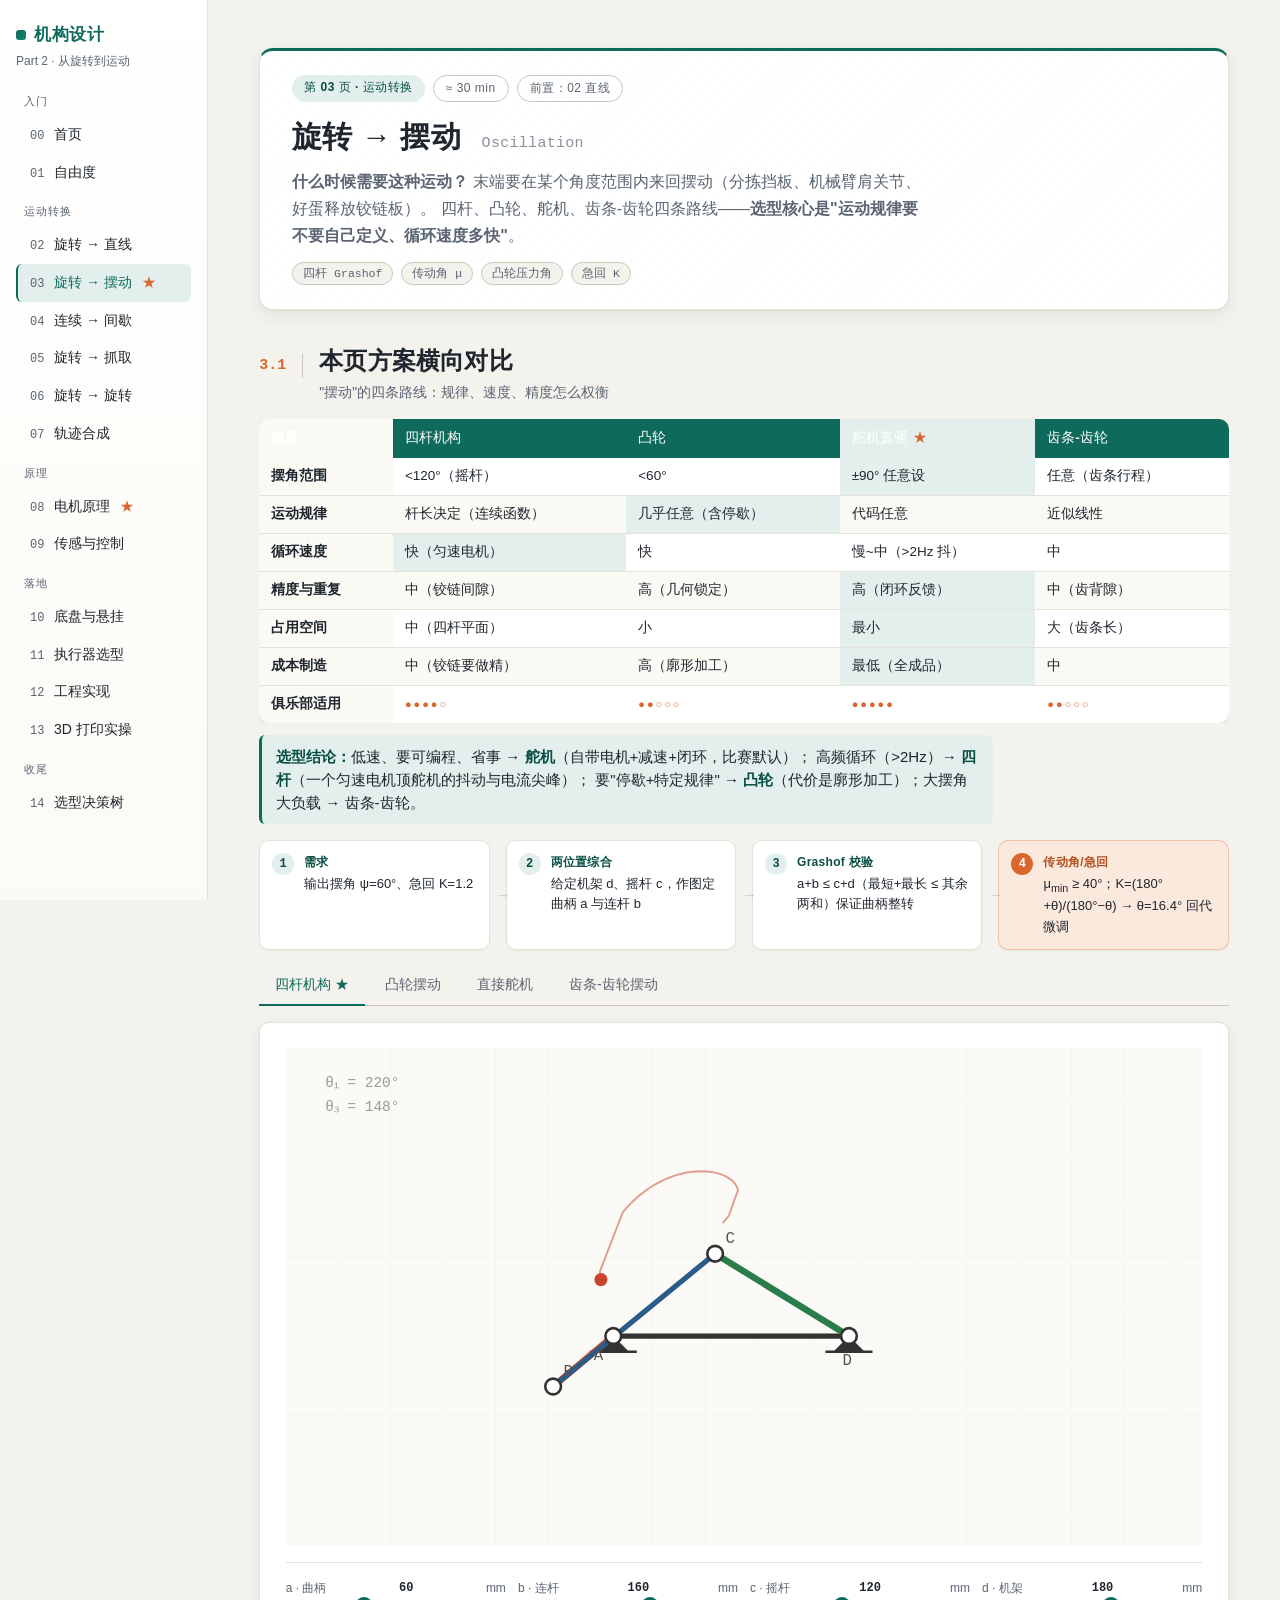
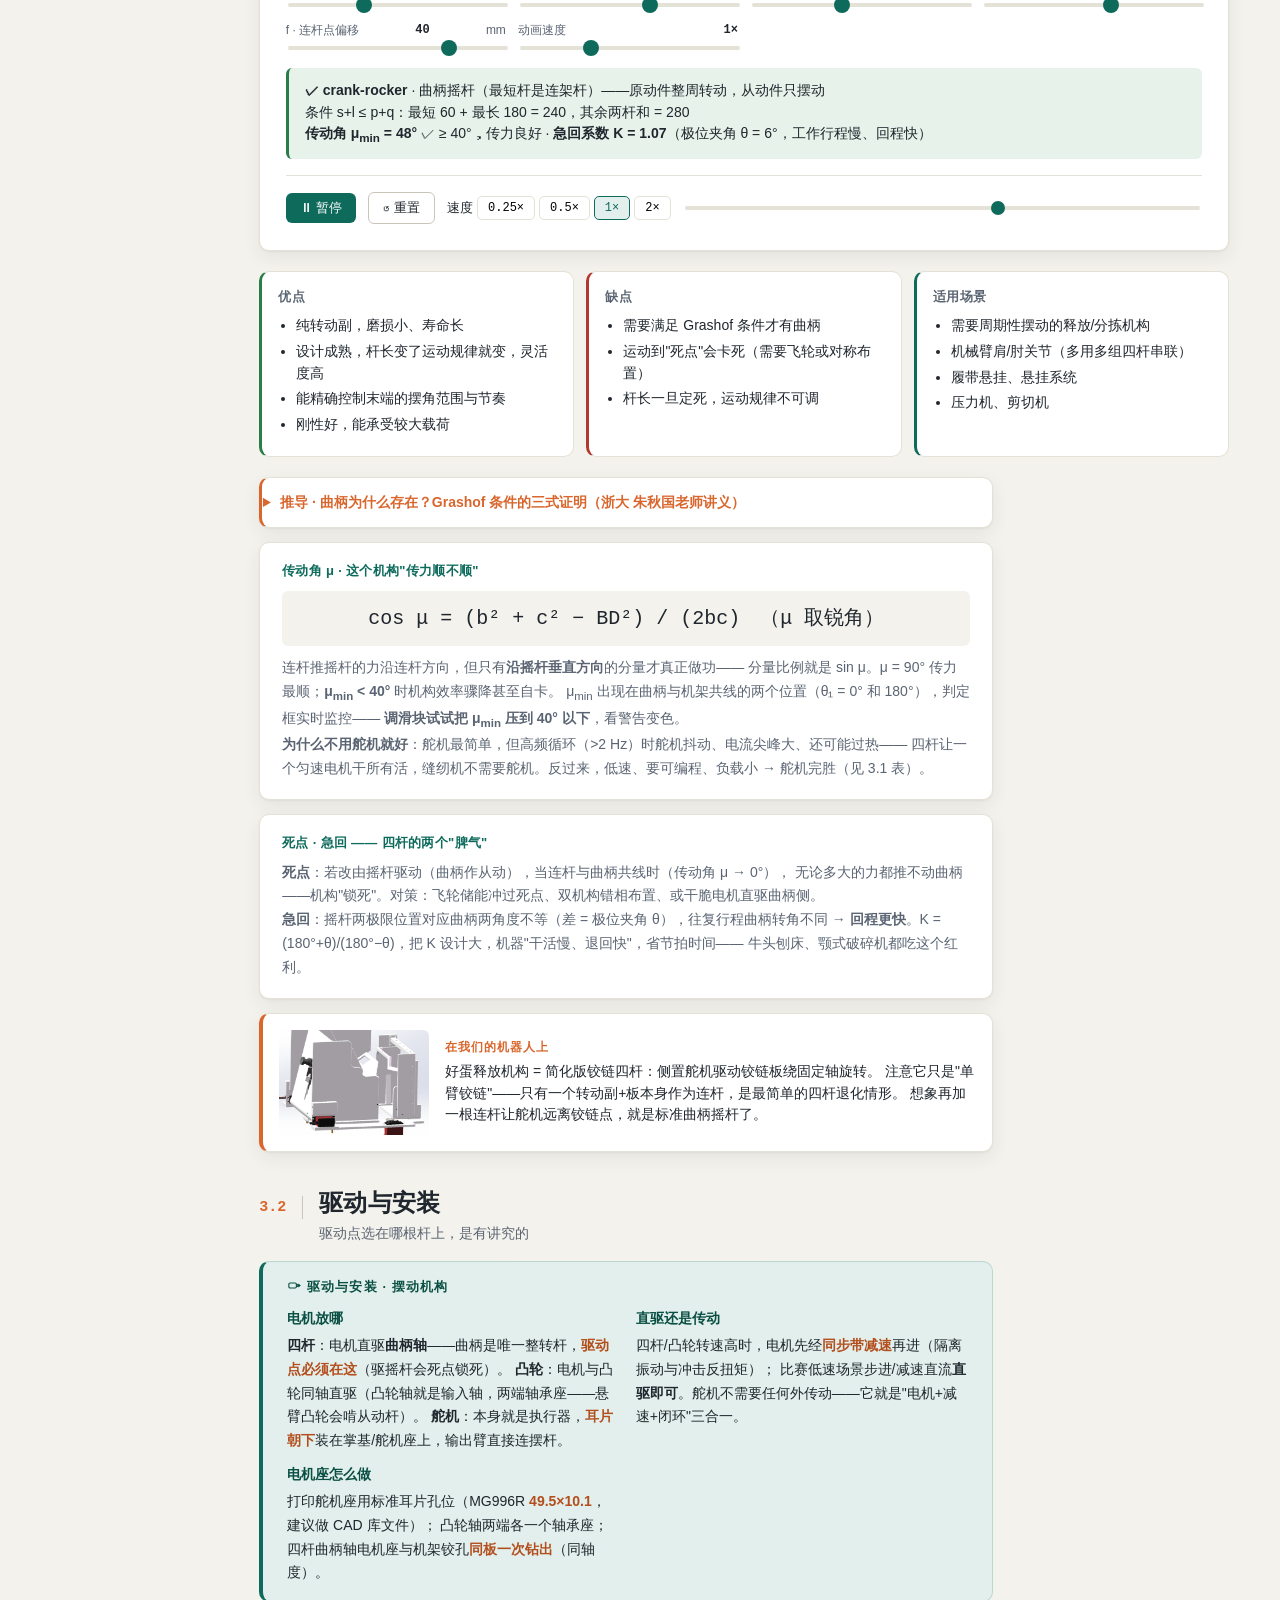
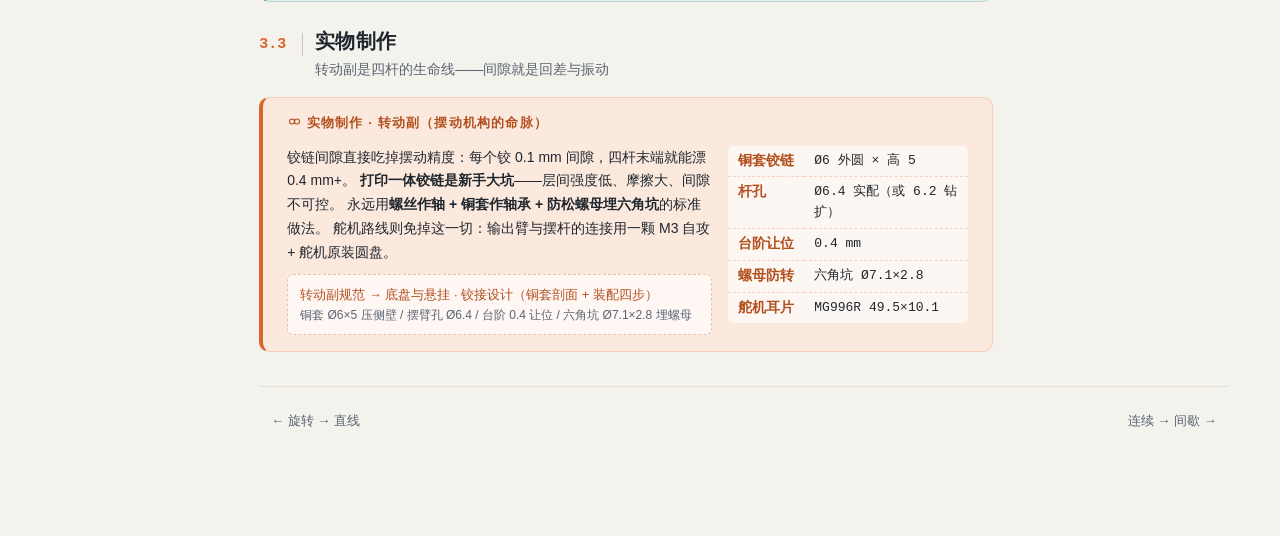
<file: part2_mechanisms/motion-oscillation.html>
<!DOCTYPE html>
<html lang="zh-CN">
<head>
  <meta charset="UTF-8">
  <meta name="viewport" content="width=device-width, initial-scale=1">
  <title>摆动 & 有限转动 · 机构设计 Part 2</title>
  <link rel="stylesheet" href="common/style.css">
</head>
<body>
  <div class="app">
    <div id="sidebar-mount"></div>

    <main class="main">
      <header class="page-hero" data-reveal>
        <div class="ph-kicker">
          <span class="chip">第 03 页 · 运动转换</span>
          <span class="chip chip-ghost">≈ 30 min</span>
          <span class="chip chip-ghost">前置：02 直线</span>
        </div>
        <h1 class="ph-title">旋转 → 摆动 <span class="en">Oscillation</span></h1>
        <p class="ph-lead">
          <strong>什么时候需要这种运动？</strong> 末端要在某个角度范围内来回摆动（分拣挡板、机械臂肩关节、好蛋释放铰链板）。
          四杆、凸轮、舵机、齿条-齿轮四条路线——<strong>选型核心是"运动规律要不要自己定义、循环速度多快"</strong>。
        </p>
        <div class="ph-tags">
          <span class="tag">四杆 Grashof</span>
          <span class="tag">传动角 μ</span>
          <span class="tag">凸轮压力角</span>
          <span class="tag">急回 K</span>
        </div>
      </header>

      <div class="sec-head" data-reveal>
        <span class="sec-num">3.1</span>
        <div><h2>本页方案横向对比</h2><p class="sec-sub">"摆动"的四条路线：规律、速度、精度怎么权衡</p></div>
      </div>
      <div class="cmp-wrap" data-reveal>
        <table class="data-table cmp-table">
          <thead><tr>
            <th class="crit">维度</th>
            <th>四杆机构</th>
            <th>凸轮</th>
            <th class="cmp-pick">舵机直驱</th>
            <th>齿条-齿轮</th>
          </tr></thead>
          <tbody>
            <tr><td class="crit">摆角范围</td><td>&lt;120°（摇杆）</td><td>&lt;60°</td><td class="cmp-pick">±90° 任意设</td><td>任意（齿条行程）</td></tr>
            <tr><td class="crit">运动规律</td><td>杆长决定（连续函数）</td><td class="cmp-pick">几乎任意（含停歇）</td><td>代码任意</td><td>近似线性</td></tr>
            <tr><td class="crit">循环速度</td><td class="cmp-pick">快（匀速电机）</td><td>快</td><td>慢~中（>2Hz 抖）</td><td>中</td></tr>
            <tr><td class="crit">精度与重复</td><td>中（铰链间隙）</td><td>高（几何锁定）</td><td class="cmp-pick">高（闭环反馈）</td><td>中（齿背隙）</td></tr>
            <tr><td class="crit">占用空间</td><td>中（四杆平面）</td><td>小</td><td class="cmp-pick">最小</td><td>大（齿条长）</td></tr>
            <tr><td class="crit">成本制造</td><td>中（铰链要做精）</td><td>高（廓形加工）</td><td class="cmp-pick">最低（全成品）</td><td>中</td></tr>
            <tr><td class="crit">俱乐部适用</td><td><span class="dots">●●●●○</span></td><td><span class="dots">●●○○○</span></td><td><span class="dots">●●●●●</span></td><td><span class="dots">●●○○○</span></td></tr>
          </tbody>
        </table>
      </div>
      <p class="cmp-note" data-reveal>
        <strong>选型结论：</strong>低速、要可编程、省事 → <strong>舵机</strong>（自带电机+减速+闭环，比赛默认）；
        高频循环（>2Hz）→ <strong>四杆</strong>（一个匀速电机顶舵机的抖动与电流尖峰）；
        要"停歇+特定规律" → <strong>凸轮</strong>（代价是廓形加工）；大摆角大负载 → 齿条-齿轮。
      </p>
      <ol class="flow-steps" data-reveal>
        <li><b>需求</b>输出摆角 ψ=60°、急回 K=1.2</li>
        <li><b>两位置综合</b>给定机架 d、摇杆 c，作图定曲柄 a 与连杆 b</li>
        <li><b>Grashof 校验</b>a+b ≤ c+d（最短+最长 ≤ 其余两和）保证曲柄整转</li>
        <li><b>传动角/急回</b>μ<sub>min</sub> ≥ 40°；K=(180°+θ)/(180°−θ) → θ=16.4° 回代微调</li>
      </ol>

      <div class="mechanism-tabs" id="tabs">
        <button class="tab active" data-tab="four-bar">四杆机构 ★</button>
        <button class="tab" data-tab="cam">凸轮摆动</button>
        <button class="tab" data-tab="servo">直接舵机</button>
        <button class="tab" data-tab="rack">齿条-齿轮摆动</button>
      </div>

      <!-- ===== 四杆机构（hero demo） ===== -->
      <section id="tab-four-bar" class="tab-panel">
        <div class="stage">
          <svg id="fb-svg" viewBox="0 0 700 380" xmlns="http://www.w3.org/2000/svg"></svg>

          <div class="params">
            <div class="param-row">
              <label>a · 曲柄 <span class="val" id="fb-a-val">60</span> mm</label>
              <input type="range" id="fb-a" min="20" max="140" value="60">
            </div>
            <div class="param-row">
              <label>b · 连杆 <span class="val" id="fb-b-val">160</span> mm</label>
              <input type="range" id="fb-b" min="40" max="240" value="160">
            </div>
            <div class="param-row">
              <label>c · 摇杆 <span class="val" id="fb-c-val">120</span> mm</label>
              <input type="range" id="fb-c" min="40" max="240" value="120">
            </div>
            <div class="param-row">
              <label>d · 机架 <span class="val" id="fb-d-val">180</span> mm</label>
              <input type="range" id="fb-d" min="40" max="280" value="180">
            </div>
            <div class="param-row">
              <label>f · 连杆点偏移 <span class="val" id="fb-f-val">40</span> mm</label>
              <input type="range" id="fb-f" min="-80" max="80" value="40">
            </div>
            <div class="param-row">
              <label>动画速度 <span class="val" id="fb-spd-val">1×</span></label>
              <input type="range" id="fb-spd" min="0.1" max="3" step="0.1" value="1">
            </div>
          </div>

          <div class="verdict" id="fb-verdict"></div>

          <div id="fb-controls-mount"></div>
        </div>

        <div class="info-grid">
          <div class="info-card good">
            <h4>优点</h4>
            <ul>
              <li>纯转动副，磨损小、寿命长</li>
              <li>设计成熟，杆长变了运动规律就变，灵活度高</li>
              <li>能精确控制末端的摆角范围与节奏</li>
              <li>刚性好，能承受较大载荷</li>
            </ul>
          </div>
          <div class="info-card bad">
            <h4>缺点</h4>
            <ul>
              <li>需要满足 Grashof 条件才有曲柄</li>
              <li>运动到"死点"会卡死（需要飞轮或对称布置）</li>
              <li>杆长一旦定死，运动规律不可调</li>
            </ul>
          </div>
          <div class="info-card use">
            <h4>适用场景</h4>
            <ul>
              <li>需要周期性摆动的释放/分拣机构</li>
              <li>机械臂肩/肘关节（多用多组四杆串联）</li>
              <li>履带悬挂、悬挂系统</li>
              <li>压力机、剪切机</li>
            </ul>
          </div>
        </div>

        <details class="example-card">
          <summary>推导 · 曲柄为什么存在？Grashof 条件的三式证明（浙大 朱秋国老师讲义）</summary>
          <div class="ex-body">
            <p>设四杆 a（曲柄）、b（连杆）、c（摇杆）、d（机架）。<strong>若 a 能整周回转，必有两次与机架共线</strong>——
            一次折叠共线、一次拉伸共线。这两次机构都必须仍能装配（三角形两边之和 ≥ 第三边）：</p>
            <p style="font-family:var(--mono); text-align:center; line-height:2;">
              拉直（B、D 最远）：a + b ≤ c + d …且 a + c ≤ b + d …且 a + d ≤ b + c<br>
              折叠（B、D 最近）：b ≤ (d − a) + c …等三式
            </p>
            <p><strong>三式两两相加</strong>，全部消去公共项，得到唯一幸存的条件族：</p>
            <div class="answer">a ≤ b，a ≤ c，a ≤ d —— 曲柄是最短杆，且 s + l ≤ p + q（Grashof 条件）</div>
            <p class="step">再按最短杆的身份分类：最短杆为连架杆 → 曲柄摇杆；为机架 → 双曲柄；为连杆 → 双摇杆。
            这就是判定框里那行结论的完整来历——判定不是背口诀，是三角形不等式。</p>
          </div>
        </details>

        <div class="formula-block">
          <div class="f-title">传动角 μ · 这个机构"传力顺不顺"</div>
          <div class="f-eq">cos μ = (b² + c² − BD²) / (2bc)　（μ 取锐角）</div>
          <div class="f-note">
            连杆推摇杆的力沿连杆方向，但只有<strong>沿摇杆垂直方向</strong>的分量才真正做功——
            分量比例就是 sin μ。μ = 90° 传力最顺；<strong>μ<sub>min</sub> &lt; 40°</strong> 时机构效率骤降甚至自卡。
            μ<sub>min</sub> 出现在曲柄与机架共线的两个位置（θ₁ = 0° 和 180°），判定框实时监控——
            <strong>调滑块试试把 μ<sub>min</sub> 压到 40° 以下</strong>，看警告变色。
            <br><strong>为什么不用舵机就好</strong>：舵机最简单，但高频循环（&gt;2 Hz）时舵机抖动、电流尖峰大、还可能过热——
            四杆让一个匀速电机干所有活，缝纫机不需要舵机。反过来，低速、要可编程、负载小 → 舵机完胜（见 3.1 表）。
          </div>
        </div>

        <div class="formula-block">
          <div class="f-title">死点 · 急回 —— 四杆的两个"脾气"</div>
          <div class="f-note">
            <strong>死点</strong>：若改由摇杆驱动（曲柄作从动），当连杆与曲柄共线时（传动角 μ → 0°），
            无论多大的力都推不动曲柄——机构"锁死"。对策：飞轮储能冲过死点、双机构错相布置、或干脆电机直驱曲柄侧。
            <br><strong>急回</strong>：摇杆两极限位置对应曲柄两角度不等（差 = 极位夹角 θ），往复行程曲柄转角不同 →
            <strong>回程更快</strong>。K = (180°+θ)/(180°−θ)，把 K 设计大，机器"干活慢、退回快"，省节拍时间——
            牛头刨床、颚式破碎机都吃这个红利。
          </div>
        </div>

        <div class="case-callout">
          <img src="assets/asabe/storage-release.png" alt="Storage and release mechanism" loading="lazy">
          <div class="text">
            <strong>在我们的机器人上</strong>
            好蛋释放机构 = 简化版铰链四杆：侧置舵机驱动铰链板绕固定轴旋转。
            注意它只是"单臂铰链"——只有一个转动副+板本身作为连杆，是最简单的四杆退化情形。
            想象再加一根连杆让舵机远离铰链点，就是标准曲柄摇杆了。
          </div>
        </div>
      </section>

      <!-- ===== 凸轮摆动从动件 ===== -->
      <section id="tab-cam" class="tab-panel" style="display:none;">
        <div class="stage">
          <svg id="cam-svg" viewBox="0 0 700 380" xmlns="http://www.w3.org/2000/svg"></svg>
          <div class="params">
            <div class="param-row">
              <label>r₀ · 基圆半径 <span class="val" id="cam-r0-val">55</span> mm</label>
              <input type="range" id="cam-r0" min="35" max="80" value="55">
            </div>
            <div class="param-row">
              <label>h · 最大升程 <span class="val" id="cam-h-val">35</span> mm</label>
              <input type="range" id="cam-h" min="10" max="55" value="35">
            </div>
            <div class="param-row">
              <label>停歇段占比 <span class="val" id="cam-dwell-val">50</span> %</label>
              <input type="range" id="cam-dwell" min="0" max="70" value="50">
            </div>
          </div>
          <div id="cam-controls-mount"></div>
        </div>

        <div class="formula-block">
          <div class="f-title">压力角 α · 凸轮的"推力方向"问题</div>
          <div class="f-eq">tan α = |ds/dφ| / (r₀ + s)</div>
          <div class="f-note">
            凸轮推从动件的力沿接触点法线方向，只有<strong>沿导路方向</strong>的分量在干活——
            分量比例 = cos α。α 太大（&gt; 30°）时侧向分力剧增，导路摩擦卡死（自锁风险）。
            从公式看：<strong>减小 h、放慢升程（β ↑）、增大基圆 r₀</strong> 都能压 α——
            <strong>把 r₀ 滑块拉大试试，读数里 α 应明显下降</strong>；代价是整个凸轮变大变重。
            "性能换体积"，这是机构设计最典型的权衡。
            <br><strong>凸轮 vs 四杆</strong>：要"停歇 + 特定运动规律"（比如吸气门停顿等待）凸轮是唯一解——
            廓形把整条 s(φ) 曲线刻进几何。但廓形必须精加工（CNC/慢走丝）；
            俱乐部激光切割亚克力凸轮精度 ±0.1 mm，只够低速演示，比赛频繁循环会磨损漂移。
          </div>
        </div>
        <div class="info-grid">
          <div class="info-card good">
            <h4>优点</h4>
            <ul>
              <li>廓形任意设计 → 摆杆运动规律（含停歇）几乎任意</li>
              <li>能精确实现"升—停—回—停"的节奏</li>
              <li>结构紧凑，一个凸轮就能驱动复杂摆动</li>
            </ul>
          </div>
          <div class="info-card bad">
            <h4>缺点</h4>
            <ul>
              <li>点/线接触，磨损快、需润滑</li>
              <li>廓形加工精度要求高（误差直接变运动误差）</li>
              <li>回程靠弹簧/重力，高速可能跳脱（力封闭）</li>
            </ul>
          </div>
          <div class="info-card use">
            <h4>适用场景</h4>
            <ul>
              <li>发动机配气（凸轮轴开合气门）</li>
              <li>自动机械的"时序"动作（缝纫机、包装机）</li>
              <li>需要中途停歇的摆动</li>
            </ul>
          </div>
        </div>
      </section>

      <!-- ===== 直接舵机驱动 ===== -->
      <section id="tab-servo" class="tab-panel" style="display:none;">
        <div class="stage">
          <svg id="servo-svg" viewBox="0 0 700 380" xmlns="http://www.w3.org/2000/svg"></svg>
          <div class="params">
            <div class="param-row">
              <label>A · 摆角范围 <span class="val" id="servo-A-val">60</span> °</label>
              <input type="range" id="servo-A" min="20" max="90" value="60">
            </div>
            <div class="param-row">
              <label>停顿占比 <span class="val" id="servo-dwell-val">50</span> %</label>
              <input type="range" id="servo-dwell" min="0" max="70" value="50">
            </div>
          </div>
          <div id="servo-controls-mount"></div>
        </div>
        <div class="info-grid">
          <div class="info-card good">
            <h4>优点</h4>
            <ul>
              <li>最简单：舵机直接输出有限角度，无需连杆设计</li>
              <li>角度可程序控制，能随时停在任意位置并保持</li>
              <li>位置闭环（内置电位器），定位准、重复性好</li>
            </ul>
          </div>
          <div class="info-card bad">
            <h4>缺点</h4>
            <ul>
              <li>摆角有限（常见 180°/270°），不能连续转</li>
              <li>扭矩有限，大负载要选大舵机或加减速齿轮</li>
              <li>掉电会松（除非用带制动/自锁的型号）</li>
            </ul>
          </div>
          <div class="info-card use">
            <h4>适用场景</h4>
            <ul>
              <li>有限角度的开关、翻板、释放</li>
              <li>机械臂肩/肘/腕关节（多舵机串联）</li>
              <li><strong>我们的好蛋释放铰链板就是这种</strong></li>
            </ul>
          </div>
        </div>
      </section>

      <!-- ===== 齿条-齿轮摆动 ===== -->
      <section id="tab-rack" class="tab-panel" style="display:none;">
        <div class="stage">
          <svg id="rack-svg" viewBox="0 0 700 380" xmlns="http://www.w3.org/2000/svg"></svg>
          <div class="params">
            <div class="param-row">
              <label>r · 齿轮半径 <span class="val" id="rack-r-val">55</span> mm</label>
              <input type="range" id="rack-r" min="40" max="80" value="55">
            </div>
            <div class="param-row">
              <label>s · 齿条行程 <span class="val" id="rack-s-val">80</span> mm</label>
              <input type="range" id="rack-s" min="30" max="120" value="80">
            </div>
          </div>
          <div id="rack-controls-mount"></div>
        </div>
        <div class="info-grid">
          <div class="info-card good">
            <h4>优点</h4>
            <ul>
              <li>齿条往复 → 齿轮有限摆动，转换直接、刚性好</li>
              <li>传动比 = 1/r，齿轮越小同样行程摆角越大</li>
              <li>啮合传动可靠，可传递较大扭矩</li>
            </ul>
          </div>
          <div class="info-card bad">
            <h4>缺点</h4>
            <ul>
              <li>有齿隙（回程误差）</li>
              <li>需要润滑，高速有噪音</li>
              <li>齿条行程限制了最大摆角</li>
            </ul>
          </div>
          <div class="info-card use">
            <h4>适用场景</h4>
            <ul>
              <li>汽车转向器（齿轮齿条式）</li>
              <li>需要大扭矩有限摆动的场合</li>
              <li>直线执行器（气缸/丝杆）→ 旋转摆动</li>
            </ul>
          </div>
        </div>
      </section>

      <div class="sec-head" data-reveal>
        <span class="sec-num">3.2</span>
        <div><h2>驱动与安装</h2><p class="sec-sub">驱动点选在哪根杆上，是有讲究的</p></div>
      </div>
      <section class="drive-card" data-reveal>
        <div class="dc-head"><svg class="ic"><use href="#i-motor"></use></svg> 驱动与安装 · 摆动机构</div>
        <div class="dc-grid">
          <div class="dc-item">
            <h4>电机放哪</h4>
            <p><strong>四杆</strong>：电机直驱<strong>曲柄轴</strong>——曲柄是唯一整转杆，<em>驱动点必须在这</em>（驱摇杆会死点锁死）。
            <strong>凸轮</strong>：电机与凸轮同轴直驱（凸轮轴就是输入轴，两端轴承座——悬臂凸轮会啃从动杆）。
            <strong>舵机</strong>：本身就是执行器，<em>耳片朝下</em>装在掌基/舵机座上，输出臂直接连摆杆。</p>
          </div>
          <div class="dc-item">
            <h4>直驱还是传动</h4>
            <p>四杆/凸轮转速高时，电机先经<em>同步带减速</em>再进（隔离振动与冲击反扭矩）；
            比赛低速场景步进/减速直流<strong>直驱即可</strong>。舵机不需要任何外传动——它就是"电机+减速+闭环"三合一。</p>
          </div>
          <div class="dc-item">
            <h4>电机座怎么做</h4>
            <p>打印舵机座用标准耳片孔位（MG996R <em>49.5×10.1</em>，建议做 CAD 库文件）；
            凸轮轴两端各一个轴承座；四杆曲柄轴电机座与机架铰孔<em>同板一次钻出</em>（同轴度）。</p>
          </div>
        </div>
      </section>

      <div class="sec-head sm" data-reveal>
        <span class="sec-num">3.3</span>
        <div><h2>实物制作</h2><p class="sec-sub">转动副是四杆的生命线——间隙就是回差与振动</p></div>
      </div>
      <section class="build-card" data-reveal>
        <div class="bc-head"><svg class="ic"><use href="#i-hinge"></use></svg> 实物制作 · 转动副（摆动机构的命脉）</div>
        <div class="bc-grid">
          <div class="bc-main">
            <p>铰链间隙直接吃掉摆动精度：每个铰 0.1 mm 间隙，四杆末端就能漂 0.4 mm+。
            <strong>打印一体铰链是新手大坑</strong>——层间强度低、摩擦大、间隙不可控。
            永远用<strong>螺丝作轴 + 铜套作轴承 + 防松螺母埋六角坑</strong>的标准做法。
            舵机路线则免掉这一切：输出臂与摆杆的连接用一颗 M3 自攻 + 舵机原装圆盘。</p>
            <a class="bc-link" href="chassis.html">转动副规范 → 底盘与悬挂 · 铰接设计（铜套剖面 + 装配四步）<br>
              <span style="font-size:12px; color:var(--ink-soft);">铜套 Ø6×5 压侧壁 / 摆臂孔 Ø6.4 / 台阶 0.4 让位 / 六角坑 Ø7.1×2.8 埋螺母</span></a>
          </div>
          <table class="bc-params">
            <tbody>
              <tr><td>铜套铰链</td><td>Ø6 外圆 × 高 5</td></tr>
              <tr><td>杆孔</td><td>Ø6.4 实配（或 6.2 钻扩）</td></tr>
              <tr><td>台阶让位</td><td>0.4 mm</td></tr>
              <tr><td>螺母防转</td><td>六角坑 Ø7.1×2.8</td></tr>
              <tr><td>舵机耳片</td><td>MG996R 49.5×10.1</td></tr>
            </tbody>
          </table>
        </div>
      </section>

      <div class="page-nav">
        <a href="motion-linear.html">← 旋转 → 直线</a>
        <a href="motion-intermittent.html">连续 → 间歇 →</a>
      </div>
    </main>
  </div>

  <script type="module">
    import { injectSidebar } from './common/sidebar.js';
    import { createControls, svg, line, circle, clear, toSvg } from './common/controls.js';
    import { fourBar, grashof, couplerPoint, minTransmissionAngle, quickReturn, deg, TAU } from './common/math.js';

    injectSidebar('motion-oscillation');

    // ===== Tabs 切换（带动画暂停/恢复，省 CPU） =====
    const tabCtls = {};
    function activateTab(name) {
      document.querySelectorAll('#tabs .tab').forEach(b => b.classList.toggle('active', b.dataset.tab === name));
      document.querySelectorAll('.tab-panel').forEach(p => p.style.display = 'none');
      document.getElementById('tab-' + name).style.display = 'block';
      Object.values(tabCtls).forEach(c => { if (c) c.pause(); });
      if (tabCtls[name]) tabCtls[name].play();
    }
    document.querySelectorAll('#tabs .tab').forEach(btn => {
      btn.addEventListener('click', () => activateTab(btn.dataset.tab));
    });

    // ===== 四杆 hero demo =====
    const fbSvg = document.getElementById('fb-svg');
    const fbVerdict = document.getElementById('fb-verdict');
    const fbControlsMount = document.getElementById('fb-controls-mount');

    // SVG 舞台几何
    const ORIGIN = { x: 250, y: 220 }; // A 点在 SVG 的位置
    const SCALE = 1.0; // 1 mm = 1 SVG unit

    // 连杆轨迹历史
    const trail = [];
    const MAX_TRAIL = 200;

    // 杆长状态
    const lens = { a: 60, b: 160, c: 120, d: 180, f: 40 };

    function updateLabels() {
      for (const k of ['a','b','c','d','f']) {
        document.getElementById('fb-' + k + '-val').textContent = lens[k];
      }
    }

    function bindSlider(name) {
      const el = document.getElementById('fb-' + name);
      el.addEventListener('input', (e) => {
        lens[name] = parseInt(e.target.value);
        document.getElementById('fb-' + name + '-val').textContent = lens[name];
        trail.length = 0;
        updateVerdict();
      });
    }
    ['a','b','c','d','f'].forEach(bindSlider);

    function updateVerdict() {
      const g = grashof(lens);
      const classes = {
        'crank-rocker': 'good',
        'double-crank': 'good',
        'double-rocker': '',
        'triple-rocker': 'bad',
        'change-point': 'bad',
      };
      const cls = classes[g.type] || '';
      const mu = minTransmissionAngle(lens);
      const muDeg = deg(mu.muMin);
      const muOK = muDeg >= 40;
      const qr = quickReturn(lens);
      fbVerdict.className = 'verdict ' + cls;
      const symbol = g.grashof ? '✓' : '✗';
      fbVerdict.innerHTML = `<strong>${symbol} ${g.type}</strong> · ${g.desc} <br>条件 s+l ≤ p+q：最短 ${Math.min(lens.a,lens.b,lens.c,lens.d)} + 最长 ${Math.max(lens.a,lens.b,lens.c,lens.d)} = ${Math.min(lens.a,lens.b,lens.c,lens.d)+Math.max(lens.a,lens.b,lens.c,lens.d)}，其余两杆和 = ${lens.a+lens.b+lens.c+lens.d - Math.min(lens.a,lens.b,lens.c,lens.d) - Math.max(lens.a,lens.b,lens.c,lens.d)}
        <br><strong>传动角 μ<sub>min</sub> = ${muDeg.toFixed(0)}°</strong> ${muOK ? '✓ ≥ 40°，传力良好' : '⚠ &lt; 40°：连杆对摇杆的力大部分变成侧向挤压，效率低、可能卡死——调整杆长'} ·
        <strong>急回系数 K = ${qr.K.toFixed(2)}</strong>（极位夹角 θ = ${qr.thetaDeg.toFixed(0)}°，${qr.K > 1.05 ? '工作行程慢、回程快' : '往返速度近似相同'}）`;
    }
    updateVerdict();
    updateLabels();

    // 绘制循环
    function render(theta1) {
      clear(fbSvg);

      // 网格背景
      const grid = svg('g', { opacity: 0.15 });
      for (let x = 0; x <= 700; x += 40) {
        grid.appendChild(line(x, 0, x, 380, { stroke: '#ccc', 'stroke-width': 0.5 }));
      }
      for (let y = 0; y <= 380; y += 40) {
        grid.appendChild(line(0, y, 700, y, { stroke: '#ccc', 'stroke-width': 0.5 }));
      }
      fbSvg.appendChild(grid);

      const sol = fourBar({ ...lens, theta1 });

      // 地（机架 d 的固定支座）—— 在 A 和 D 下方画三角形
      const A = toSvg(sol.A, ORIGIN.x, ORIGIN.y, SCALE);
      const D = toSvg(sol.D, ORIGIN.x, ORIGIN.y, SCALE);
      // 画机架 d（粗实线）
      fbSvg.appendChild(line(A.x, A.y, D.x, D.y, { stroke: '#333', 'stroke-width': 4 }));
      // 两个支座（小三角形）
      [A, D].forEach(P => {
        fbSvg.appendChild(svg('polygon', {
          points: `${P.x-12},${P.y+12} ${P.x+12},${P.y+12} ${P.x},${P.y}`,
          fill: '#333',
        }));
        fbSvg.appendChild(line(P.x - 18, P.y + 12, P.x + 18, P.y + 12, { stroke: '#333', 'stroke-width': 2 }));
      });

      if (!sol.valid) {
        // 装配失败，只画 A、D 点和提示
        fbSvg.appendChild(circle(A.x, A.y, 5, { fill: '#c8442a' }));
        fbSvg.appendChild(circle(D.x, D.y, 5, { fill: '#c8442a' }));
        const txt = svg('text', { x: 350, y: 60, 'text-anchor': 'middle', fill: '#a13030', 'font-size': 14 });
        txt.textContent = '⚠ 装配失败：杆长组合无法闭合。调整杆长使曲柄能整周转动。';
        fbSvg.appendChild(txt);
        return;
      }

      const B = toSvg(sol.B, ORIGIN.x, ORIGIN.y, SCALE);
      const C = toSvg(sol.C, ORIGIN.x, ORIGIN.y, SCALE);

      // 轨迹
      const cp = couplerPoint(sol, lens.b / 2, lens.f);
      if (cp) {
        const cpSvg = toSvg(cp, ORIGIN.x, ORIGIN.y, SCALE);
        trail.push(cpSvg);
        if (trail.length > MAX_TRAIL) trail.shift();
        const path = trail.map((p, i) => (i === 0 ? 'M' : 'L') + p.x + ',' + p.y).join(' ');
        fbSvg.appendChild(svg('path', { d: path, fill: 'none', stroke: '#c8442a', 'stroke-width': 1.5, opacity: 0.5 }));
      }

      // 杆 a（曲柄）—— 红色
      fbSvg.appendChild(line(A.x, A.y, B.x, B.y, { stroke: '#c8442a', 'stroke-width': 5 }));
      // 杆 b（连杆）—— 蓝色
      fbSvg.appendChild(line(B.x, B.y, C.x, C.y, { stroke: '#2a5c8a', 'stroke-width': 4 }));
      // 杆 c（摇杆）—— 绿色
      fbSvg.appendChild(line(D.x, D.y, C.x, C.y, { stroke: '#2a7c4a', 'stroke-width': 5 }));

      // 关节
      [A, B, C, D].forEach(P => {
        fbSvg.appendChild(circle(P.x, P.y, 6, { fill: 'white', stroke: '#333', 'stroke-width': 2 }));
      });

      // 连杆上的点
      if (cp) {
        const cpSvg = toSvg(cp, ORIGIN.x, ORIGIN.y, SCALE);
        fbSvg.appendChild(circle(cpSvg.x, cpSvg.y, 5, { fill: '#c8442a' }));
      }

      // 标签
      const label = (P, text, dx = 0, dy = 0) => {
        const t = svg('text', { x: P.x + dx, y: P.y + dy, fill: '#555', 'font-size': 12, 'font-family': 'monospace' });
        t.textContent = text;
        fbSvg.appendChild(t);
      };
      label(A, 'A', -15, 18);
      label(D, 'D', -5, 22);
      label(B, 'B', 8, -8);
      label(C, 'C', 8, -8);

      // 角度提示
      const t1 = svg('text', { x: 30, y: 30, fill: '#999', 'font-size': 11, 'font-family': 'monospace' });
      t1.textContent = `θ₁ = ${(theta1 * 180 / Math.PI).toFixed(0)}°`;
      fbSvg.appendChild(t1);
      const t3 = svg('text', { x: 30, y: 48, fill: '#999', 'font-size': 11, 'font-family': 'monospace' });
      t3.textContent = sol.theta3 !== null ? `θ₃ = ${(sol.theta3 * 180 / Math.PI).toFixed(0)}°` : '';
      fbSvg.appendChild(t3);
    }

    // 控制器：把 phase 0~1 映射到 θ₁ 0~2π
    let currentSpeed = 1;
    const ctl = createControls(fbControlsMount, {
      duration: 6000,
      defaultSpeed: 1,
      onTick: (phase) => {
        render(phase * TAU);
      },
    });

    // 速度滑块（额外的）
    document.getElementById('fb-spd').addEventListener('input', (e) => {
      currentSpeed = parseFloat(e.target.value);
      document.getElementById('fb-spd-val').textContent = currentSpeed + '×';
      ctl.setDuration(6000 / currentSpeed);
    });
    tabCtls['four-bar'] = ctl;

    // ===================================================================
    // 凸轮摆动从动件（盘形凸轮 + 摆动滚子从动件）
    // 廓形：升程 β → 远休 δ → 回程 β → 近休 δ（2β+2δ = 2π）
    // ===================================================================
    (function () {
      const svgEl = document.getElementById('cam-svg');
      const mount = document.getElementById('cam-controls-mount');
      const P = { r0: 55, h: 35, dwell: 50 };
      const bind = (k) => {
        const el = document.getElementById('cam-' + k);
        el.addEventListener('input', (e) => {
          P[k] = parseInt(e.target.value);
          document.getElementById('cam-' + k + '-val').textContent = P[k];
        });
      };
      ['r0', 'h', 'dwell'].forEach(bind);

      const O1 = { x: 250, y: 215 };          // 凸轮中心
      const O2 = { x: 470, y: 95 };           // 摆杆固定支座
      const BF = -48 * Math.PI / 180;         // 从动件方向（上右）
      const RR = 10;                          // 滚子半径

      function liftLaw(a, beta, delta) {
        const x = ((a % TAU) + TAU) % TAU;
        if (x < beta) return 0.5 * (1 - Math.cos(Math.PI * x / beta));                       // 升程
        if (x < beta + delta) return 1;                                                       // 远休
        if (x < 2 * beta + delta) return 0.5 * (1 + Math.cos(Math.PI * (x - beta - delta) / beta)); // 回程
        return 0;                                                                             // 近休
      }
      function phaseName(a, beta, delta) {
        const x = ((a % TAU) + TAU) % TAU;
        if (x < beta) return '升程 ↑';
        if (x < beta + delta) return '远休（停歇）';
        if (x < 2 * beta + delta) return '回程 ↓';
        return '近休（停歇）';
      }

      function render(phi) {
        clear(svgEl);
        const dwellRad = (P.dwell / 100) * Math.PI;
        const beta = Math.PI - dwellRad;
        const delta = dwellRad;
        const lift = P.h * liftLaw(phi, beta, delta);

        // 凸轮廓形（绕 O1 旋转，使升程高峰在 φ=β 时正好顶到从动件）
        const camG = svg('g', { transform: `translate(${O1.x},${O1.y}) rotate(${deg(BF - phi)})` });
        camG.appendChild(circle(0, 0, P.r0, { fill: 'none', stroke: '#ddd', 'stroke-width': 1, 'stroke-dasharray': '4 4' }));
        let d = '';
        const N = 96;
        for (let i = 0; i <= N; i++) {
          const a = (i / N) * TAU;
          const rb = P.r0 + P.h * liftLaw(a, beta, delta);
          d += (i === 0 ? 'M' : 'L') + (rb * Math.cos(a)).toFixed(1) + ',' + (rb * Math.sin(a)).toFixed(1);
        }
        d += 'Z';
        camG.appendChild(svg('path', { d, fill: '#fde7e0', stroke: '#c8442a', 'stroke-width': 2 }));
        camG.appendChild(circle(0, 0, 6, { fill: '#333' }));
        svgEl.appendChild(camG);
        // 凸轮轴支座
        svgEl.appendChild(svg('polygon', { points: `${O1.x - 13},${O1.y + 13} ${O1.x + 13},${O1.y + 13} ${O1.x},${O1.y}`, fill: '#333' }));

        // 滚子：始终贴在廓形上（沿 BF 方向，半径 = r0 + 当前升程 + RR）
        const rContact = P.r0 + lift + RR;
        const roller = { x: O1.x + rContact * Math.cos(BF), y: O1.y + rContact * Math.sin(BF) };
        // 摆杆零位（升程=0 时滚子位置）参考线
        const roller0 = { x: O1.x + (P.r0 + RR) * Math.cos(BF), y: O1.y + (P.r0 + RR) * Math.sin(BF) };
        svgEl.appendChild(line(O2.x, O2.y, roller0.x, roller0.y, { stroke: '#ccc', 'stroke-width': 2, 'stroke-dasharray': '3 4' }));
        // 摆杆
        svgEl.appendChild(line(O2.x, O2.y, roller.x, roller.y, { stroke: '#2a5c8a', 'stroke-width': 5 }));
        // 滚子
        svgEl.appendChild(circle(roller.x, roller.y, RR, { fill: 'white', stroke: '#2a5c8a', 'stroke-width': 2 }));
        // 摆杆支座 O2
        svgEl.appendChild(svg('polygon', { points: `${O2.x - 13},${O2.y - 13} ${O2.x + 13},${O2.y - 13} ${O2.x},${O2.y}`, fill: '#333' }));
        svgEl.appendChild(circle(O2.x, O2.y, 6, { fill: '#333' }));

        // 标注
        const lbl = (x, y, t, c) => {
          const e = svg('text', { x, y, fill: c || '#555', 'font-size': 12, 'font-family': 'monospace' });
          e.textContent = t; svgEl.appendChild(e);
        };
        lbl(O1.x - 16, O1.y + 30, 'O₁');
        lbl(O2.x + 10, O2.y - 8, 'O₂');
        const psi = Math.atan2(roller.y - O2.y, roller.x - O2.x) * 180 / Math.PI;
        const psi0 = Math.atan2(roller0.y - O2.y, roller0.x - O2.x) * 180 / Math.PI;
        // 压力角（数值微分）
        const eps = 1e-4;
        const sNow = P.h * liftLaw(phi, beta, delta);
        const sNext = P.h * liftLaw(phi + eps, beta, delta);
        const dsdphi = (sNext - sNow) / eps;
        const alphaNow = Math.atan(Math.abs(dsdphi) / (P.r0 + sNow)) * 180 / Math.PI;
        const top = svg('text', { x: 350, y: 34, 'text-anchor': 'middle', fill: '#999', 'font-size': 13 });
        top.textContent = `${phaseName(phi, beta, delta)} · 升程 ${lift.toFixed(0)} mm · 摆杆摆过 ${(psi - psi0).toFixed(0)}° · 压力角 α ≈ ${alphaNow.toFixed(0)}°`;
        svgEl.appendChild(top);
        const dir = svg('text', { x: O1.x - 80, y: O1.y + 60, fill: '#999', 'font-size': 12 });
        dir.textContent = '凸轮匀速转动 ↺';
        svgEl.appendChild(dir);
      }

      const cctl = createControls(mount, { duration: 6000, onTick: (phase) => render(phase * TAU) });
      tabCtls['cam'] = cctl; cctl.pause();
    })();

    // ===================================================================
    // 直接舵机驱动（有限转动 + 可停歇保持）
    // ===================================================================
    (function () {
      const svgEl = document.getElementById('servo-svg');
      const mount = document.getElementById('servo-controls-mount');
      const P = { A: 60, dwell: 50 };
      const bind = (k) => {
        const el = document.getElementById('servo-' + k);
        el.addEventListener('input', (e) => {
          P[k] = parseInt(e.target.value);
          document.getElementById('servo-' + k + '-val').textContent = P[k];
        });
      };
      ['A', 'dwell'].forEach(bind);

      const CX = 320, CY = 215;
      const RH = 78; // 摇臂长度

      // 返回当前角度与是否处于"转动中"
      function motion(phi) {
        const A = P.A;
        const m = (100 - P.dwell) / 100;   // 运动占比
        const half = Math.PI;
        const dm = m * half;               // 每半圈的运动弧段
        const x = ((phi % TAU) + TAU) % TAU;
        const ease = (t) => 0.5 * (1 - Math.cos(Math.PI * t));
        if (x < half - dm) return { ang: -A, moving: false };
        if (x < half) { const t = (x - (half - dm)) / dm; return { ang: -A + 2 * A * ease(t), moving: true }; }
        if (x < 2 * half - dm) return { ang: A, moving: false };
        const t = (x - (2 * half - dm)) / dm; return { ang: A - 2 * A * ease(t), moving: true };
      }

      function render(phi) {
        clear(svgEl);
        const A = P.A;
        const { ang, moving } = motion(phi);
        const arad = ang * Math.PI / 180;
        const tip = { x: CX + RH * Math.sin(arad), y: CY - RH * Math.cos(arad) };

        // 摆角范围扇形（参考）
        const amax = A * Math.PI / 180, amin = -A * Math.PI / 180;
        const left = { x: CX + RH * Math.sin(amin), y: CY - RH * Math.cos(amin) };
        const right = { x: CX + RH * Math.sin(amax), y: CY - RH * Math.cos(amax) };
        svgEl.appendChild(svg('path', {
          d: `M ${CX} ${CY} L ${left.x} ${left.y} A ${RH} ${RH} 0 0 1 ${right.x} ${right.y} Z`,
          fill: '#fde7e0', opacity: 0.5,
        }));
        [left, right].forEach(Pt => {
          svgEl.appendChild(line(CX, CY, Pt.x, Pt.y, { stroke: '#c8442a', 'stroke-width': 1, 'stroke-dasharray': '3 3', opacity: 0.6 }));
        });

        // 舵机本体
        svgEl.appendChild(svg('rect', { x: CX - 55, y: CY - 4, width: 110, height: 60, fill: '#2a3a5c', stroke: '#1a2540', 'stroke-width': 2, rx: 4 }));
        svgEl.appendChild(svg('rect', { x: CX - 72, y: CY + 16, width: 24, height: 14, fill: '#2a3a5c', stroke: '#1a2540', rx: 2 }));
        svgEl.appendChild(svg('rect', { x: CX + 48, y: CY + 16, width: 24, height: 14, fill: '#2a3a5c', stroke: '#1a2540', rx: 2 }));
        // 输出轴
        svgEl.appendChild(circle(CX, CY, 12, { fill: '#444', stroke: '#222', 'stroke-width': 2 }));

        // 摇臂 + 末端铰链板
        svgEl.appendChild(line(CX, CY, tip.x, tip.y, { stroke: '#c8442a', 'stroke-width': 8, 'stroke-linecap': 'round' }));
        const flapG = svg('g', { transform: `translate(${tip.x},${tip.y}) rotate(${ang})` });
        flapG.appendChild(svg('rect', { x: -6, y: -5, width: 40, height: 24, fill: '#c8442a', stroke: '#7a2a18', 'stroke-width': 1.5, rx: 2 }));
        svgEl.appendChild(flapG);
        svgEl.appendChild(circle(tip.x, tip.y, 5, { fill: '#333' }));

        // 标注
        const lbl = (x, y, t, c, fs, anchor) => {
          const e = svg('text', { x, y, fill: c || '#555', 'font-size': fs || 12, 'font-family': 'monospace', 'text-anchor': anchor || 'start' });
          e.textContent = t; svgEl.appendChild(e);
        };
        lbl(CX, CY + 80, '舵机', '#333', 13, 'middle');
        const top = svg('text', { x: 350, y: 34, 'text-anchor': 'middle', fill: '#999', 'font-size': 13 });
        top.textContent = `θ = ${ang.toFixed(0)}° / ±${A}° · ${moving ? '转动中' : '停歇保持'}`;
        svgEl.appendChild(top);
        lbl(500, 150, '舵机能停在任意', '#888', 12);
        lbl(500, 168, '角度并保持（停歇）', '#888', 12);
      }

      const cctl = createControls(mount, { duration: 5000, onTick: (phase) => render(phase * TAU) });
      tabCtls['servo'] = cctl; cctl.pause();
    })();

    // ===================================================================
    // 齿条-齿轮摆动（齿条往复直线 → 齿轮有限摆动）
    // 节线纯滚动：齿轮转角 = 齿条位移 / r
    // ===================================================================
    (function () {
      const svgEl = document.getElementById('rack-svg');
      const mount = document.getElementById('rack-controls-mount');
      const P = { r: 55, s: 80 };
      const bind = (k) => {
        const el = document.getElementById('rack-' + k);
        el.addEventListener('input', (e) => {
          P[k] = parseInt(e.target.value);
          document.getElementById('rack-' + k + '-val').textContent = P[k];
        });
      };
      ['r', 's'].forEach(bind);

      const O = { x: 350, y: 175 };

      function gearTeethG(r, n, color) {
        const g = svg('g');
        const w = (2 * Math.PI * r / n) * 0.6;
        const th = 7;
        for (let i = 0; i < n; i++) {
          const a = (i / n) * 360;
          const tooth = svg('rect', { x: -w / 2, y: -r - th, width: w, height: th, fill: color, stroke: '#666', 'stroke-width': 1 });
          tooth.setAttribute('transform', `rotate(${a})`);
          g.appendChild(tooth);
        }
        return g;
      }

      function render(phi) {
        clear(svgEl);
        const r = P.r;
        const n = Math.max(8, Math.round(r / 4));
        const xoff = P.s * Math.sin(phi);             // 齿条位移
        const gearAng = (xoff / r) * 180 / Math.PI;   // 齿轮转角（度）
        const pitchY = O.y + r;                        // 齿条节线
        const pitch = 2 * Math.PI * r / n;

        // 齿条（随 xoff 平移）
        const rackG = svg('g', { transform: `translate(${xoff},0)` });
        rackG.appendChild(svg('rect', { x: 60, y: pitchY, width: 580, height: 26, fill: 'white', stroke: '#333', 'stroke-width': 2, rx: 2 }));
        const cnt = Math.ceil(620 / pitch) + 1;
        for (let i = -1; i < cnt; i++) {
          const tx = 70 + i * pitch;
          rackG.appendChild(svg('rect', { x: tx - pitch * 0.3, y: pitchY - 7, width: pitch * 0.6, height: 7, fill: 'white', stroke: '#666', 'stroke-width': 1 }));
        }
        svgEl.appendChild(rackG);
        // 齿条导路 + 固定支座（V 形）
        svgEl.appendChild(line(60, pitchY + 26, 640, pitchY + 26, { stroke: '#999', 'stroke-width': 2 }));
        [60, 640].forEach(vx => {
          svgEl.appendChild(svg('polygon', { points: `${vx},${pitchY + 26} ${vx - 10},${pitchY + 34} ${vx + 10},${pitchY + 34}`, fill: '#999' }));
        });

        // 齿轮（随 gearAng 旋转）
        const gearG = svg('g', { transform: `translate(${O.x},${O.y}) rotate(${gearAng})` });
        gearG.appendChild(circle(0, 0, r, { fill: 'white', stroke: '#333', 'stroke-width': 2 }));
        gearG.appendChild(gearTeethG(r, n, 'white'));
        gearG.appendChild(line(0, 0, 0, -r, { stroke: '#c8442a', 'stroke-width': 4, 'stroke-linecap': 'round' }));
        gearG.appendChild(line(0, 0, 0, r, { stroke: '#bbb', 'stroke-width': 2 }));
        gearG.appendChild(circle(0, 0, 6, { fill: '#333' }));
        svgEl.appendChild(gearG);

        // 速度方向箭头
        const vdir = Math.cos(phi) >= 0 ? 1 : -1;
        const arrow = svg('text', { x: 350, y: pitchY + 52, 'text-anchor': 'middle', fill: '#c8442a', 'font-size': 18 });
        arrow.textContent = vdir > 0 ? '→' : '←';
        svgEl.appendChild(arrow);

        // 标注
        const lbl = (x, y, t, c, fs, anchor) => {
          const e = svg('text', { x, y, fill: c || '#555', 'font-size': fs || 12, 'font-family': 'monospace', 'text-anchor': anchor || 'start' });
          e.textContent = t; svgEl.appendChild(e);
        };
        lbl(O.x, O.y - r - 12, '齿轮（有限摆动）', '#333', 12, 'middle');
        lbl(350, pitchY + 78, '齿条（往复直线）', '#555', 12, 'middle');
        const maxAng = (P.s / r) * 180 / Math.PI;
        const top = svg('text', { x: 350, y: 34, 'text-anchor': 'middle', fill: '#999', 'font-size': 13 });
        top.textContent = `齿条位移 ${xoff.toFixed(0)} mm · 齿轮摆角 ${gearAng.toFixed(0)}° / ±${maxAng.toFixed(0)}°`;
        svgEl.appendChild(top);
      }

      const cctl = createControls(mount, { duration: 5000, onTick: (phase) => render(phase * TAU) });
      tabCtls['rack'] = cctl; cctl.pause();
    })();
  </script>
</body>
</html>
</file>
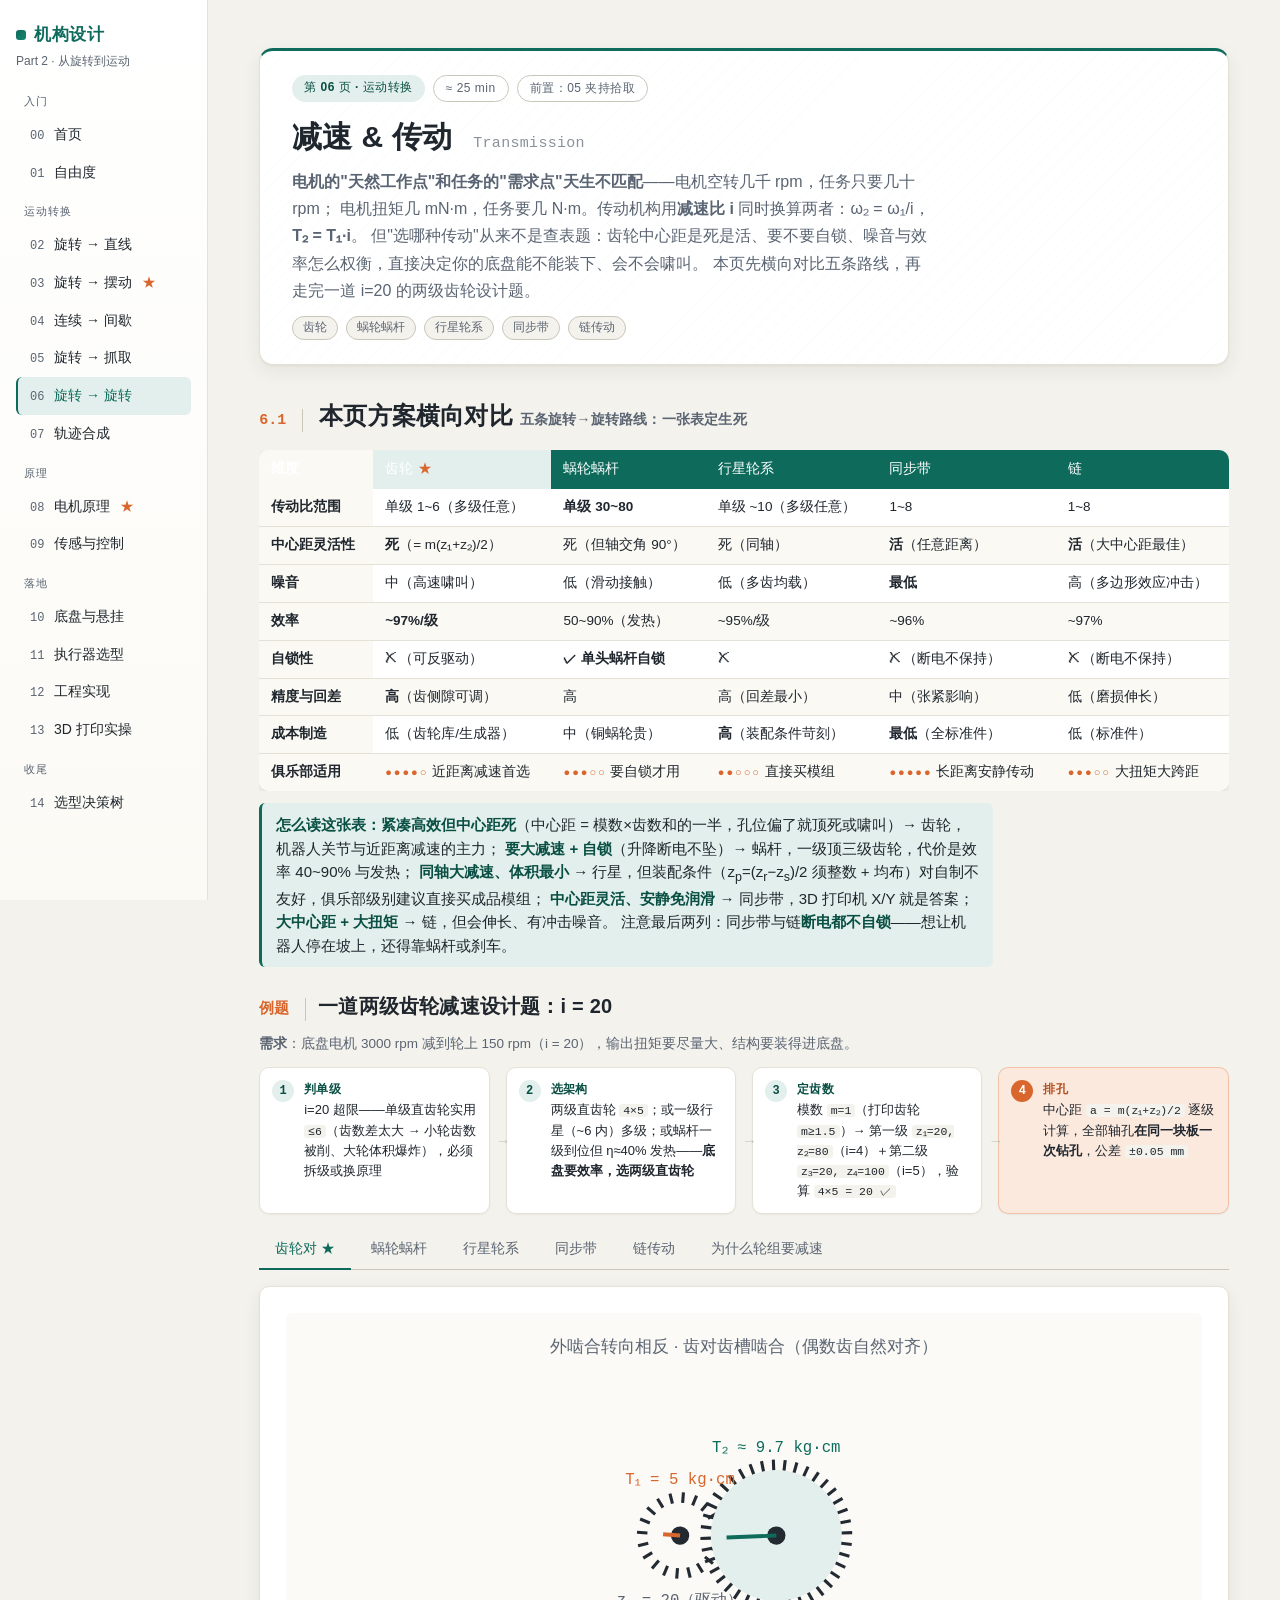
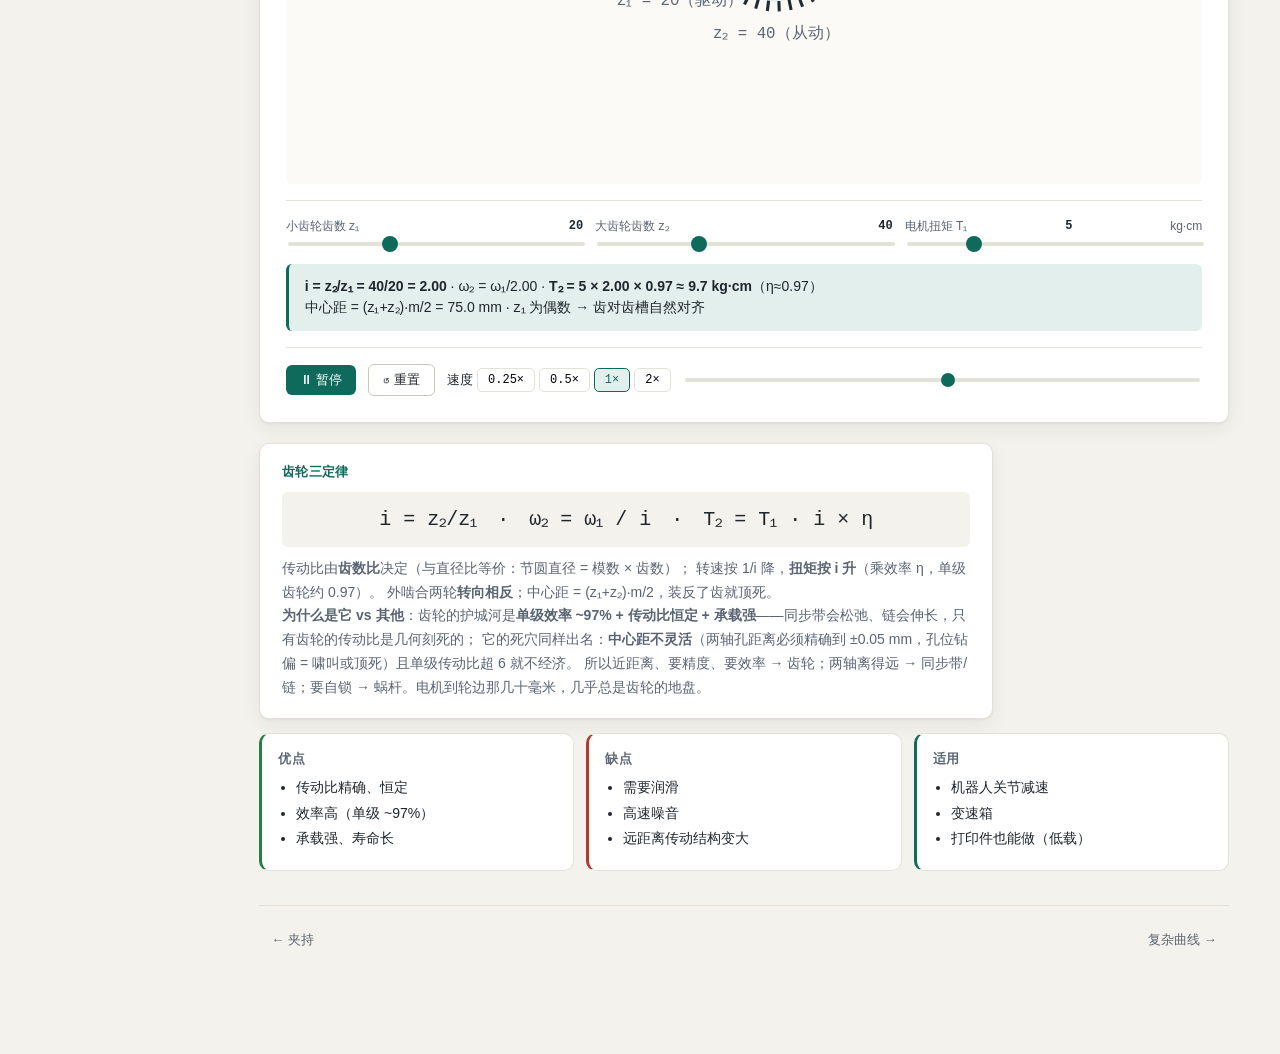
<file: part2_mechanisms/motion-transmission.html>
<!DOCTYPE html>
<html lang="zh-CN">
<head>
  <meta charset="UTF-8">
  <meta name="viewport" content="width=device-width, initial-scale=1">
  <title>减速与传动 · 机构设计 Part 2</title>
  <link rel="stylesheet" href="common/style.css">
</head>
<body>
  <div class="app">
    <div id="sidebar-mount"></div>
    <main class="main">
      <header class="page-hero" data-reveal>
        <div class="ph-kicker">
          <span class="chip">第 06 页 · 运动转换</span>
          <span class="chip chip-ghost">≈ 25 min</span>
          <span class="chip chip-ghost">前置：05 夹持拾取</span>
        </div>
        <h1 class="ph-title">减速 & 传动 <span class="en">Transmission</span></h1>
        <p class="ph-lead">
          <strong>电机的"天然工作点"和任务的"需求点"天生不匹配</strong>——电机空转几千 rpm，任务只要几十 rpm；
          电机扭矩几 mN·m，任务要几 N·m。传动机构用<strong>减速比 i</strong> 同时换算两者：ω₂ = ω₁/i，<strong>T₂ = T₁·i</strong>。
          但"选哪种传动"从来不是查表题：齿轮中心距是死是活、要不要自锁、噪音与效率怎么权衡，直接决定你的底盘能不能装下、会不会啸叫。
          本页先横向对比五条路线，再走完一道 i=20 的两级齿轮设计题。
        </p>
        <div class="ph-tags">
          <span class="tag">齿轮</span>
          <span class="tag">蜗轮蜗杆</span>
          <span class="tag">行星轮系</span>
          <span class="tag">同步带</span>
          <span class="tag">链传动</span>
        </div>
      </header>

      <div class="sec-head" data-reveal>
        <span class="sec-num">6.1</span>
        <h2>本页方案横向对比 <span class="sec-sub">五条旋转→旋转路线：一张表定生死</span></h2>
      </div>
      <div class="cmp-wrap" data-reveal>
        <table class="data-table cmp-table">
          <thead>
            <tr>
              <th class="crit">维度</th>
              <th class="cmp-pick">齿轮</th>
              <th>蜗轮蜗杆</th>
              <th>行星轮系</th>
              <th>同步带</th>
              <th>链</th>
            </tr>
          </thead>
          <tbody>
            <tr>
              <td class="crit">传动比范围</td>
              <td>单级 1~6（多级任意）</td>
              <td><strong>单级 30~80</strong></td>
              <td>单级 ~10（多级任意）</td>
              <td>1~8</td>
              <td>1~8</td>
            </tr>
            <tr>
              <td class="crit">中心距灵活性</td>
              <td><strong>死</strong>（= m(z₁+z₂)/2）</td>
              <td>死（但轴交角 90°）</td>
              <td>死（同轴）</td>
              <td><strong>活</strong>（任意距离）</td>
              <td><strong>活</strong>（大中心距最佳）</td>
            </tr>
            <tr>
              <td class="crit">噪音</td>
              <td>中（高速啸叫）</td>
              <td>低（滑动接触）</td>
              <td>低（多齿均载）</td>
              <td><strong>最低</strong></td>
              <td>高（多边形效应冲击）</td>
            </tr>
            <tr>
              <td class="crit">效率</td>
              <td><strong>~97%/级</strong></td>
              <td>50~90%（发热）</td>
              <td>~95%/级</td>
              <td>~96%</td>
              <td>~97%</td>
            </tr>
            <tr>
              <td class="crit">自锁性</td>
              <td>✗（可反驱动）</td>
              <td><strong>✓ 单头蜗杆自锁</strong></td>
              <td>✗</td>
              <td>✗（断电不保持）</td>
              <td>✗（断电不保持）</td>
            </tr>
            <tr>
              <td class="crit">精度与回差</td>
              <td><strong>高</strong>（齿侧隙可调）</td>
              <td>高</td>
              <td>高（回差最小）</td>
              <td>中（张紧影响）</td>
              <td>低（磨损伸长）</td>
            </tr>
            <tr>
              <td class="crit">成本制造</td>
              <td>低（齿轮库/生成器）</td>
              <td>中（铜蜗轮贵）</td>
              <td><strong>高</strong>（装配条件苛刻）</td>
              <td><strong>最低</strong>（全标准件）</td>
              <td>低（标准件）</td>
            </tr>
            <tr>
              <td class="crit">俱乐部适用</td>
              <td><span class="dots">●●●●○</span> 近距离减速首选</td>
              <td><span class="dots">●●●○○</span> 要自锁才用</td>
              <td><span class="dots">●●○○○</span> 直接买模组</td>
              <td><span class="dots">●●●●●</span> 长距离安静传动</td>
              <td><span class="dots">●●●○○</span> 大扭矩大跨距</td>
            </tr>
          </tbody>
        </table>
      </div>
      <div class="cmp-note" data-reveal>
        <strong>怎么读这张表：</strong><strong>紧凑高效但中心距死</strong>（中心距 = 模数×齿数和的一半，孔位偏了就顶死或啸叫）→ 齿轮，机器人关节与近距离减速的主力；
        <strong>要大减速 + 自锁</strong>（升降断电不坠）→ 蜗杆，一级顶三级齿轮，代价是效率 40~90% 与发热；
        <strong>同轴大减速、体积最小</strong> → 行星，但装配条件（z<sub>p</sub>=(z<sub>r</sub>−z<sub>s</sub>)/2 须整数 + 均布）对自制不友好，俱乐部级别建议直接买成品模组；
        <strong>中心距灵活、安静免润滑</strong> → 同步带，3D 打印机 X/Y 就是答案；<strong>大中心距 + 大扭矩</strong> → 链，但会伸长、有冲击噪音。
        注意最后两列：同步带与链<strong>断电都不自锁</strong>——想让机器人停在坡上，还得靠蜗杆或刹车。
      </div>

      <div class="sec-head sm" data-reveal><span class="sec-num">例题</span><h2>一道两级齿轮减速设计题：i = 20</h2></div>
      <p style="font-size:13.5px; color:var(--ink-soft); margin:0 0 var(--sp-3);" data-reveal>
        <strong>需求</strong>：底盘电机 3000 rpm 减到轮上 150 rpm（i = 20），输出扭矩要尽量大、结构要装得进底盘。
      </p>
      <ol class="flow-steps" data-reveal>
        <li><b>判单级</b>i=20 超限——单级直齿轮实用 <code>≤6</code>（齿数差太大 → 小轮齿数被削、大轮体积爆炸），必须拆级或换原理</li>
        <li><b>选架构</b>两级直齿轮 <code>4×5</code>；或一级行星（~6 内）多级；或蜗杆一级到位但 η≈40% 发热——<strong>底盘要效率，选两级直齿轮</strong></li>
        <li><b>定齿数</b>模数 <code>m=1</code>（打印齿轮 <code>m≥1.5</code>）→ 第一级 <code>z₁=20, z₂=80</code>（i=4）＋第二级 <code>z₃=20, z₄=100</code>（i=5），验算 <code>4×5 = 20 ✓</code></li>
        <li><b>排孔</b>中心距 <code>a = m(z₁+z₂)/2</code> 逐级计算，全部轴孔<strong>在同一块板一次钻孔</strong>，公差 <code>±0.05 mm</code></li>
      </ol>

      <div class="mechanism-tabs" id="tabs">
        <button class="tab active" data-tab="hero">齿轮对 ★</button>
        <button class="tab" data-tab="worm">蜗轮蜗杆</button>
        <button class="tab" data-tab="planetary">行星轮系</button>
        <button class="tab" data-tab="belt">同步带</button>
        <button class="tab" data-tab="chain">链传动</button>
        <button class="tab" data-tab="why">为什么轮组要减速</button>
      </div>

      <!-- ===== 齿轮对 hero ===== -->
      <section id="tab-hero" class="tab-panel">
        <div class="stage">
          <svg id="gr-svg" viewBox="0 0 700 360"></svg>
          <div class="params">
            <div class="param-row">
              <label>小齿轮齿数 z₁ <span class="val" id="gr-z1-val">20</span></label>
              <input type="range" id="gr-z1" min="10" max="40" value="20">
            </div>
            <div class="param-row">
              <label>大齿轮齿数 z₂ <span class="val" id="gr-z2-val">40</span></label>
              <input type="range" id="gr-z2" min="20" max="80" value="40">
            </div>
            <div class="param-row">
              <label>电机扭矩 T₁ <span class="val" id="gr-t1-val">5</span> kg·cm</label>
              <input type="range" id="gr-t1" min="1" max="20" value="5">
            </div>
          </div>
          <div class="verdict" id="gr-verdict"></div>
          <div id="gr-controls-mount"></div>
        </div>

        <div class="formula-block">
          <div class="f-title">齿轮三定律</div>
          <div class="f-eq">i = z₂/z₁　·　ω₂ = ω₁ / i　·　T₂ = T₁ · i × η</div>
          <div class="f-note">
            传动比由<strong>齿数比</strong>决定（与直径比等价：节圆直径 = 模数 × 齿数）；
            转速按 1/i 降，<strong>扭矩按 i 升</strong>（乘效率 η，单级齿轮约 0.97）。
            外啮合两轮<strong>转向相反</strong>；中心距 = (z₁+z₂)·m/2，装反了齿就顶死。
            <br><strong>为什么是它 vs 其他</strong>：齿轮的护城河是<strong>单级效率 ~97% + 传动比恒定 + 承载强</strong>——同步带会松弛、链会伸长，只有齿轮的传动比是几何刻死的；
            它的死穴同样出名：<strong>中心距不灵活</strong>（两轴孔距离必须精确到 ±0.05 mm，孔位钻偏 = 啸叫或顶死）且单级传动比超 6 就不经济。
            所以近距离、要精度、要效率 → 齿轮；两轴离得远 → 同步带/链；要自锁 → 蜗杆。电机到轮边那几十毫米，几乎总是齿轮的地盘。
          </div>
        </div>

        <div class="info-grid">
          <div class="info-card good"><h4>优点</h4><ul><li>传动比精确、恒定</li><li>效率高（单级 ~97%）</li><li>承载强、寿命长</li></ul></div>
          <div class="info-card bad"><h4>缺点</h4><ul><li>需要润滑</li><li>高速噪音</li><li>远距离传动结构变大</li></ul></div>
          <div class="info-card use"><h4>适用</h4><ul><li>机器人关节减速</li><li>变速箱</li><li>打印件也能做（低载）</li></ul></div>
        </div>
      </section>

      <!-- ===== 蜗轮蜗杆（动画） ===== -->
      <section id="tab-worm" class="tab-panel" style="display:none;">
        <div class="stage">
          <svg id="wm-svg" viewBox="0 0 700 360"></svg>
          <div class="params">
            <div class="param-row">
              <label>蜗轮齿数 z₂ <span class="val" id="wm-z2-val">40</span></label>
              <input type="range" id="wm-z2" min="20" max="80" value="40">
            </div>
            <div class="param-row">
              <label>蜗杆头数 z₁ <span class="val" id="wm-z1-val">1</span></label>
              <input type="range" id="wm-z1" min="1" max="4" step="1" value="1">
            </div>
          </div>
          <div class="verdict" id="wm-verdict"></div>
          <div id="wm-controls-mount"></div>
        </div>
        <div class="formula-block">
          <div class="f-title">自锁：只许进不许退</div>
          <div class="f-eq">i = z₂ / z₁　　导程角 γ &lt; 当量摩擦角 φ<sub>v</sub> → 自锁</div>
          <div class="f-note">
            单头蜗杆（z₁=1）转一整圈，蜗轮只前进<strong>一个齿</strong>——单级就能做到 i = 40~80。
            更妙的是反向自锁：蜗杆能推动蜗轮，蜗轮却推不动蜗杆——升降机构断电也不会倒转坠落。
            代价是滑动摩擦大：效率仅 50~90%，发热明显。
            <br><strong>为什么是它 vs 其他</strong>：四条路线里只有蜗杆能"一级顶三级"（i=40 对应齿轮要三级 4×5×2）并同时<strong>白送自锁</strong>——
            断电时负载推不动蜗杆，升降机构不需要任何刹车。这笔账要算清楚再选：若你的机构每个循环都在升降，η≈40% 意味着一半以上电能变热，
            电机被迫加大一档；若只在终点保持位置（低占空比），发热可控，蜗杆几乎是不二之选。<strong>要效率选齿轮/行星，要"停得住"选蜗杆</strong>。
          </div>
        </div>
        <div class="info-grid">
          <div class="info-card good"><h4>优点</h4><ul><li>单级大减速比（30~80）</li><li>结构紧凑、轴交角 90°</li><li>可自锁（防倒转）</li></ul></div>
          <div class="info-card bad"><h4>缺点</h4><ul><li>摩擦损失大（η 50~90%）</li><li>发热</li><li>铜蜗轮成本高</li></ul></div>
          <div class="info-card use"><h4>适用</h4><ul><li>升降机构（自锁防坠）</li><li>阀门驱动</li><li>绞盘/卷扬</li></ul></div>
        </div>
      </section>

      <!-- ===== 行星轮系（动画 + Willis 计算器） ===== -->
      <section id="tab-planetary" class="tab-panel" style="display:none;">
        <div class="stage">
          <svg id="pl-svg" viewBox="0 0 700 380"></svg>
          <div class="params">
            <div class="param-row">
              <label>太阳轮齿数 z<sub>s</sub> <span class="val" id="pl-zs-val">20</span></label>
              <input type="range" id="pl-zs" min="12" max="36" value="20">
            </div>
            <div class="param-row">
              <label>内齿圈齿数 z<sub>r</sub> <span class="val" id="pl-zr-val">80</span></label>
              <input type="range" id="pl-zr" min="48" max="100" value="80">
            </div>
          </div>
          <div class="verdict" id="pl-verdict"></div>
          <div id="pl-controls-mount"></div>
        </div>
        <div class="formula-block">
          <div class="f-title">Willis 公式（内齿圈固定：太阳轮输入 → 系杆输出）</div>
          <div class="f-eq">i = 1 + z<sub>r</sub> / z<sub>s</sub></div>
          <div class="f-note">
            行星轮"自转 + 公转"，妙在<strong>输入输出同轴</strong>、多齿同时受力——同样的减速比，体积比普通齿轮系小得多，
            承载高得多。这是电动车减速箱、机器人关节模组（RV/谐波之前的入门级）的核心。
            装配条件：z<sub>p</sub> = (z<sub>r</sub> − z<sub>s</sub>)/2 必须是整数（判定框会实时检查）。
            <br><strong>为什么是它 vs 其他</strong>：行星的三张牌——<strong>同轴</strong>（输入输出一条线，底盘轴系布置不用拐弯）、<strong>多齿均载</strong>（同样的模数承载翻几倍）、
            <strong>紧凑</strong>（大减速藏在轮系内部不外扩）。普通齿轮系要三级才到 i=100，行星两级就够且体积小一半。
            但对俱乐部自制而言它是<strong>最难自己做的</strong>：装配条件、三个行星轮的均布相位、内齿圈加工，三者任一出错整套卡死——
            实际打法是<strong>买成品行星减速箱，把设计精力留给输出端</strong>。
          </div>
        </div>
        <div class="info-grid">
          <div class="info-card good"><h4>优点</h4><ul><li>同轴输入输出</li><li>紧凑、比功率大</li><li>多齿受力，承载高</li></ul></div>
          <div class="info-card bad"><h4>缺点</h4><ul><li>设计复杂（装配条件）</li><li>加工精度要求高</li><li>内齿圈成本</li></ul></div>
          <div class="info-card use"><h4>适用</h4><ul><li>电动车减速箱</li><li>机器人关节模组</li><li>风电齿轮箱</li></ul></div>
        </div>
      </section>

      <!-- ===== 同步带（动画） ===== -->
      <section id="tab-belt" class="tab-panel" style="display:none;">
        <div class="stage">
          <svg id="bt-svg" viewBox="0 0 700 320"></svg>
          <div class="params">
            <div class="param-row">
              <label>传动比 i（z₂/z₁） <span class="val" id="bt-i-val">2.0</span></label>
              <input type="range" id="bt-i" min="1" max="4" step="0.5" value="2">
            </div>
          </div>
          <div id="bt-controls-mount"></div>
        </div>
        <div class="formula-block">
          <div class="f-title">同步带 vs 链：都要张紧，性格相反</div>
          <div class="f-eq">i = z₂/z₁ = n₁/n₂　　带速 v = ω₁·r₁（两轮表面线速度相同）</div>
          <div class="f-note">
            <strong>同步带 vs 链</strong>：两者都靠"齿啮合"保无滑差、都<strong>需要张紧</strong>，但同步带<strong>安静、免润滑</strong>，链能传<strong>更大扭矩</strong>——
            比赛分拣机器人负载轻，同步带足矣；重载大跨距（底盘传动轴到轮）才轮到链。
            两者的<strong>断电都不自锁</strong>：带会被负载反向拖动（皮带拉伸弹回）、链会倒转，要停在坡上得靠<strong>蜗杆或刹车</strong>——这是 6.1 表里"自锁性"一行为空的原因。
            另一个差异藏在维护曲线里：带是"_install 后缓慢松弛"（调一次张紧就好），链是"持续磨损伸长"（要经常补调或换）。
          </div>
        </div>
        <div class="info-grid">
          <div class="info-card good"><h4>优点</h4><ul><li>远距离传动轻巧</li><li>齿啮合无滑差</li><li>无需润滑、安静</li></ul></div>
          <div class="info-card bad"><h4>缺点</h4><ul><li>长期张紧会松弛</li><li>抗冲击差</li><li>寿命有限（张紧件）</li></ul></div>
          <div class="info-card use"><h4>适用</h4><ul><li>3D 打印机 X/Y（GT2）</li><li>发动机正时</li><li>轻载长行程直线</li></ul></div>
        </div>
      </section>

      <!-- ===== 链传动（动画） ===== -->
      <section id="tab-chain" class="tab-panel" style="display:none;">
        <div class="stage">
          <svg id="ch-svg" viewBox="0 0 700 320"></svg>
          <div id="ch-controls-mount"></div>
        </div>
        <div class="formula-block">
          <div class="f-title">链的独门优势与代价</div>
          <div class="f-eq">i = n₁/n₂ = z₂/z₁　　多边形效应：链节绕轮成多边形 → 瞬时传动比波动</div>
          <div class="f-note">
            <strong>为什么还用链</strong>：金属链的<strong>扭矩容量与中心距自由度</strong>是同步带给不了的——大跨距重载（叉车、收割机、摩托车）几乎全是链的领地，
            且它不怕油污高温。<strong>代价</strong>：多边形效应使瞬时传动比周期波动（冲击噪音的来源）、需要润滑、磨损后持续伸长（要张紧轮补偿）。
            俱乐部场景的判断很简单：负载轻 + 要安静 → 同步带；要传动轴跨整个底盘传大扭矩 → 链。两者断电都不自锁。
          </div>
        </div>
        <div class="info-grid">
          <div class="info-card good"><h4>优点</h4><ul><li>承载能力大</li><li>无滑差</li><li>远距离效率高</li></ul></div>
          <div class="info-card bad"><h4>缺点</h4><ul><li>需要润滑</li><li>噪音与多边形效应</li><li>链节磨损伸长</li></ul></div>
          <div class="info-card use"><h4>适用</h4><ul><li>自行车/摩托车</li><li>叉车提升</li><li>农业机械（收割机）</li></ul></div>
        </div>
      </section>

      <!-- ===== 为什么轮组要减速（现代视角） ===== -->
      <section id="tab-why" class="tab-panel" style="display:none;">
        <div class="stage">
          <h3>一个真实的选型题：电机直驱 vs 减速驱动</h3>
          <p style="color:var(--ink-soft); font-size:13.5px; margin:0 0 4px;">
            直流电机空载转速动辄 3000–10000 rpm、扭矩只有几十 mN·m；机器人轮子要的是 100–300 rpm、零点几 N·m。
            缺口靠<strong>减速箱</strong>填——i = 30 的行星减速箱把 6000 rpm/20 mN·m 变成 200 rpm/0.6 N·m（理想）。
          </p>
          <div class="formula-block">
            <div class="f-title">减速的代价与回报</div>
            <div class="f-eq">ω₂ = ω₁ / i　　T₂ = T₁ · i · η</div>
            <div class="f-note">
              <strong>回报</strong>：扭矩放大 i 倍；速度落到可控区间；反驱动也变难（大 i 接近"断开"负载反冲）。<br>
              <strong>代价</strong>：齿隙（backlash，换向时有空程）、效率损失、体积重量、噪音。<br>
              <strong>选型经验</strong>：底盘轮组 i ≈ 10–40（直流减速电机一站式买齐）；关节臂 i ≈ 50–200（多级行星/蜗杆）；
              需要反向可驱动（腿式机器人）时 i 要小，否则落地冲击全怼进齿轮。
            </div>
          </div>
          <div class="data-table-wrap">
            <table class="data-table">
              <thead><tr><th>方案</th><th>典型组成</th><th>优点</th><th>短板</th></tr></thead>
              <tbody>
                <tr>
                  <td><strong>步进直驱</strong>（往届赛车用法）</td>
                  <td>42 步进 + 麦轮，无减速器</td>
                  <td>结构最简、开环定位、低速扭矩尚可</td>
                  <td>高速掉步、共振区、效率低</td>
                </tr>
                <tr class="hl">
                  <td><strong>直流减速 + 编码器</strong>（当前主流）</td>
                  <td>N20/380 电机 + 行星/齿轮箱 + 磁编码器</td>
                  <td>闭环、高扭矩密度、PID 可调速度环</td>
                  <td>需要调参、多一根编码器线</td>
                </tr>
                <tr>
                  <td><strong>无刷 + 减速</strong></td>
                  <td>云台电机/电动工具电机 + ESC/FOC</td>
                  <td>效率最高、无刷磨损、安静</td>
                  <td>驱动复杂、成本高</td>
                </tr>
              </tbody>
            </table>
          </div>
          <div class="formula-block" style="margin-bottom:0;">
            <div class="f-title">别忘了悬挂</div>
            <div class="f-note">
              现在的轮组普遍做成<strong>"电机 + 弹簧悬挂 + 轮"一体化模块</strong>：弹簧把轮压向地面，
              场地不平时轮子上下浮动、始终保持接触——不打滑，编码器读数才可信，闭环才成立。
              这本质上是<strong>用机构（弹性）给控制兜底</strong>，和上一页"柔顺爪"是同一设计哲学。
            </div>
          </div>
        </div>
      </section>

      <div class="page-nav">
        <a href="motion-gripping.html">← 夹持</a>
        <a href="motion-complex.html">复杂曲线 →</a>
      </div>
    </main>
  </div>

  <script type="module">
    import { injectSidebar } from './common/sidebar.js';
    import { createControls, svg, line, circle, clear } from './common/controls.js';
    import { gears, gearPhase, wormRatio, willis, deg, TAU } from './common/math.js';

    injectSidebar('motion-transmission');

    const tabCtls = {};
    function activateTab(name) {
      document.querySelectorAll('#tabs .tab').forEach(b => b.classList.toggle('active', b.dataset.tab === name));
      document.querySelectorAll('.tab-panel').forEach(p => p.style.display = 'none');
      document.getElementById('tab-' + name).style.display = 'block';
      Object.values(tabCtls).forEach(c => { if (c) c.pause(); });
      if (tabCtls[name]) tabCtls[name].play();
    }
    document.querySelectorAll('#tabs .tab').forEach(btn => {
      btn.addEventListener('click', () => activateTab(btn.dataset.tab));
    });

    // 通用梯形齿齿轮绘制（带齿数、可着色、可旋转）
    function gearGroup(r, nTeeth, opts = {}) {
      const { body = '#fbfaf6', tooth = '#232a31', hub = null } = opts;
      const g = svg('g');
      g.appendChild(circle(0, 0, r, { fill: body === 'none' ? '#e9e6dd' : body, stroke: 'none' }));
      const pitch = TAU / nTeeth;
      const tw = 2 * Math.PI * r / nTeeth * 0.30; // 齿宽
      for (let i = 0; i < nTeeth; i++) {
        const a = i * pitch;
        const t = svg('rect', { x: -tw / 2, y: -r - 8, width: tw, height: 8, fill: tooth, transform: `rotate(${deg(a)})` });
        g.appendChild(t);
      }
      if (hub) g.appendChild(circle(0, 0, hub, { fill: '#232a31' }));
      return g;
    }

    /* ============================================================
     * 齿轮对：啮合相位补偿 + 扭矩放大读数
     * ============================================================ */
    (function () {
      const svgEl = document.getElementById('gr-svg');
      const mount = document.getElementById('gr-controls-mount');
      const verdictEl = document.getElementById('gr-verdict');
      let z1 = 20, z2 = 40, T1 = 5;
      const m = 2.5;

      function updateVerdict() {
        const g = gears({ m, z1, z2 });
        const T2 = T1 * g.ratio * 0.97;
        verdictEl.className = 'verdict';
        verdictEl.innerHTML = `<strong>i = z₂/z₁ = ${z2}/${z1} = ${g.ratio.toFixed(2)}</strong> ·
          ω₂ = ω₁/${g.ratio.toFixed(2)} · <strong>T₂ = ${T1} × ${g.ratio.toFixed(2)} × 0.97 ≈ ${T2.toFixed(1)} kg·cm</strong>（η≈0.97）<br>
          中心距 = (z₁+z₂)·m/2 = ${g.centerDist.toFixed(1)} mm · ${z1 % 2 !== 0 ? `z₁ 为奇数 → 从动轮错开半齿（${(180 / z2).toFixed(2)}°）保证啮合` : 'z₁ 为偶数 → 齿对齿槽自然对齐'}`;
      }

      const bind = (id, set) => {
        document.getElementById(id).addEventListener('input', (e) => {
          set(parseFloat(e.target.value));
          updateVerdict();
        });
      };
      bind('gr-z1', (v) => { z1 = v; document.getElementById('gr-z1-val').textContent = v; });
      bind('gr-z2', (v) => { z2 = v; document.getElementById('gr-z2-val').textContent = v; });
      bind('gr-t1', (v) => { T1 = v; document.getElementById('gr-t1-val').textContent = v; });

      function render(phase) {
        clear(svgEl);
        const g = gears({ m, z1, z2 });
        const scale = Math.min(1, 110 / Math.max(g.r1, g.r2)); // 防溢出
        const cx1 = 350 - (g.r2 * scale) * 0.98, cx2 = 350 + (g.r1 * scale) * 0.98;
        const cy = 170;
        const ang1 = phase * 360;
        const ang2 = -phase * 360 * (z1 / z2) + gearPhase(z1, z2);

        const g1G = svg('g', { transform: `translate(${cx1},${cy}) rotate(${ang1})` });
        g1G.appendChild(gearGroup(g.r1 * scale, z1, { hub: 7 }));
        g1G.appendChild(line(0, 0, g.r1 * scale - 12, 0, { stroke: '#d9662c', 'stroke-width': 3 }));
        svgEl.appendChild(g1G);
        const g2G = svg('g', { transform: `translate(${cx2},${cy}) rotate(${ang2})` });
        g2G.appendChild(gearGroup(g.r2 * scale, z2, { body: '#e2efec', hub: 7 }));
        g2G.appendChild(line(0, 0, 0, -(g.r2 * scale - 12), { stroke: '#0e6b5c', 'stroke-width': 3 }));
        svgEl.appendChild(g2G);

        const lbl = (x, y, t, c) => {
          const e = svg('text', { x, y, fill: c || '#5a6472', 'font-size': 12, 'text-anchor': 'middle', 'font-family': 'monospace' });
          e.textContent = t; svgEl.appendChild(e);
        };
        lbl(cx1, cy + g.r1 * scale + 28, `z₁ = ${z1}（驱动）`);
        lbl(cx2, cy + g.r2 * scale + 28, `z₂ = ${z2}（从动）`);
        lbl(cx1, cy - g.r1 * scale - 14, `T₁ = ${T1} kg·cm`, '#d9662c');
        lbl(cx2, cy - g.r2 * scale - 14, `T₂ ≈ ${(T1 * g.ratio * 0.97).toFixed(1)} kg·cm`, '#0e6b5c');
        const t = svg('text', { x: 350, y: 30, 'text-anchor': 'middle', fill: '#5a6472', 'font-size': 13 });
        t.textContent = `外啮合转向相反 · 齿对齿槽啮合（${z1 % 2 !== 0 ? '奇数齿相位补偿已应用' : '偶数齿自然对齐'}）`;
        svgEl.appendChild(t);
      }

      updateVerdict();
      const ctl = createControls(mount, { duration: 4000, onTick: (p) => render(p) });
      tabCtls['hero'] = ctl;
    })();

    /* ============================================================
     * 蜗轮蜗杆：蜗杆螺旋视觉旋转 → 蜗轮缓慢转动
     * ============================================================ */
    (function () {
      const svgEl = document.getElementById('wm-svg');
      const mount = document.getElementById('wm-controls-mount');
      const verdictEl = document.getElementById('wm-verdict');
      let z1 = 1, z2 = 40;

      function updateVerdict() {
        const i = wormRatio({ zWheel: z2, zThread: z1 });
        const selfLock = z1 === 1; // 单头大概率自锁（教学近似）
        verdictEl.className = 'verdict' + (selfLock ? ' good' : '');
        verdictEl.innerHTML = `<strong>i = z₂/z₁ = ${z2}/${z1} = ${i.toFixed(1)}</strong> ·
          蜗杆转 ${i.toFixed(0)} 圈 → 蜗轮转 1 圈 ${selfLock ? '· <strong>单头蜗杆导程角小 → 可自锁</strong>（蜗轮推不动蜗杆，断电不倒转）' : '· 多头蜗杆效率高但不自锁'}`;
      }

      const bind = (id, set) => {
        document.getElementById(id).addEventListener('input', (e) => {
          set(parseFloat(e.target.value));
          updateVerdict();
        });
      };
      bind('wm-z2', (v) => { z2 = v; document.getElementById('wm-z2-val').textContent = v; });
      bind('wm-z1', (v) => { z1 = v; document.getElementById('wm-z1-val').textContent = v; });

      function render(phase) {
        clear(svgEl);
        const i = wormRatio({ zWheel: z2, zThread: z1 });
        const wormCx = 200, wormCy = 175, wormR = 34, wormLen = 130;
        const wheelCx = 420, wheelCy = 175, wheelR = 105;

        // 蜗杆（圆柱 + 螺旋线视觉）
        const wormG = svg('g', { transform: `translate(${wormCx},${wormCy})` });
        wormG.appendChild(svg('ellipse', { cx: 0, cy: 0, rx: wormLen / 2, ry: wormR, fill: '#e2efec', stroke: '#232a31', 'stroke-width': 2 }));
        // 螺旋线：随 phase 平移的斜线族
        const nLines = 9;
        const shift = (phase * wormLen / nLines);
        for (let k = 0; k < nLines; k++) {
          const x = -wormLen / 2 + 6 + ((k * wormLen / nLines + shift) % wormLen);
          wormG.appendChild(line(x - 7, -wormR * 0.85, x + 7, wormR * 0.85, { stroke: '#0e6b5c', 'stroke-width': 2.2 }));
        }
        wormG.appendChild(circle(0, 0, 6, { fill: '#232a31' }));
        svgEl.appendChild(wormG);

        // 蜗轮
        const i_ratio_display = z1 / z2;
        const wheelA = phase * 360 * i_ratio_display * 10; // 视觉减速
        const wheelG = svg('g', { transform: `translate(${wheelCx},${wheelCy}) rotate(${wheelA})` });
        wheelG.appendChild(gearGroup(wheelR, 32, { body: '#e9e6dd' }));
        // 蜗轮齿应是斜齿，教学用直齿示意
        wheelG.appendChild(line(0, 0, wheelR - 16, 0, { stroke: '#8a919b', 'stroke-width': 2 }));
        wheelG.appendChild(circle(0, 0, 9, { fill: '#232a31' }));
        svgEl.appendChild(wheelG);

        // 旋转方向箭头
        const lbl = (x, y, t, c) => {
          const e = svg('text', { x, y, fill: c || '#5a6472', 'font-size': 12, 'text-anchor': 'middle' });
          e.textContent = t; svgEl.appendChild(e);
        };
        lbl(wormCx, wormCy - wormR - 22, `蜗杆（z₁ = ${z1} 头）`);
        lbl(wheelCx, wormCy + wheelR + 30, `蜗轮（z₂ = ${z2} 齿）`);
        const t = svg('text', { x: 350, y: 30, 'text-anchor': 'middle', fill: '#5a6472', 'font-size': 13 });
        t.textContent = `蜗杆每转一圈推进蜗轮 ${z1} 齿 → i = ${i.toFixed(1)}（轴交角 90°）`;
        svgEl.appendChild(t);
      }

      updateVerdict();
      const ctl = createControls(mount, { duration: 3600, onTick: (p) => render(p) });
      tabCtls['worm'] = ctl; ctl.pause();
    })();

    /* ============================================================
     * 行星轮系：太阳轮 + 3 行星轮 + 内齿圈 + 系杆
     * 内齿圈固定；系杆输出 i = 1 + zr/zs
     * ============================================================ */
    (function () {
      const svgEl = document.getElementById('pl-svg');
      const mount = document.getElementById('pl-controls-mount');
      const verdictEl = document.getElementById('pl-verdict');
      let zs = 20, zr = 80;

      function updateVerdict() {
        const zpNeeded = (zr - zs) / 2;
        const assemblyOK = Number.isInteger(zpNeeded) && zpNeeded > 2;
        const i = willis({ zs, zp: zpNeeded, zr }).ratio;
        verdictEl.className = 'verdict' + (assemblyOK ? '' : ' bad');
        verdictEl.innerHTML = `<strong>i = 1 + z<sub>r</sub>/z<sub>s</sub> = 1 + ${zr}/${zs} = ${i.toFixed(2)}</strong> ·
          行星轮齿数 z<sub>p</sub> = (z<sub>r</sub>−z<sub>s</sub>)/2 = ${zpNeeded}
          ${assemblyOK ? '✓ 整数，可均匀装配' : '✗ 非整数或过小——不满足装配条件，调整齿数'}`;
      }

      const bind = (id, set) => {
        document.getElementById(id).addEventListener('input', (e) => {
          set(parseFloat(e.target.value));
          updateVerdict();
        });
      };
      bind('pl-zs', (v) => { zs = v; document.getElementById('pl-zs-val').textContent = v; });
      bind('pl-zr', (v) => { zr = v; document.getElementById('pl-zr-val').textContent = v; });

      function render(phase) {
        clear(svgEl);
        const zp = (zr - zs) / 2;
        const m = 2.2;
        const rs = (m * zs) / 2, rp = (m * zp) / 2, rr = (m * zr) / 2;
        const cx = 350, cy = 190;
        const carrierA = phase * TAU;              // 系杆角（输出）
        const sunA = carrierA * (1 + zr / zs);     // 太阳轮角（输入，快）
        const scale = Math.min(1, 150 / (rr + 12));

        // 内齿圈（固定）：外圈 + 内齿
        const ringG = svg('g', {});
        ringG.appendChild(circle(cx, cy, (rr + 10) * scale, { fill: '#e9e6dd', stroke: '#232a31', 'stroke-width': 2 }));
        const nRing = zr;
        for (let i = 0; i < nRing; i++) {
          const a = (i / nRing) * TAU;
          const rIn = (rr + 2) * scale;
          const x = cx + rIn * Math.cos(a), y = cy + rIn * Math.sin(a);
          const tw = 2 * Math.PI * rIn / nRing * 0.3;
          ringG.appendChild(svg('rect', {
            x: x - tw / 2, y: y - 3.5, width: tw, height: 7,
            fill: '#232a31', transform: `rotate(${deg(a) + 90} ${x} ${y})`,
          }));
        }
        svgEl.appendChild(ringG);

        // 系杆（转动的托架）：连到 3 个行星轮心
        const N = 3;
        const planets = [];
        for (let k = 0; k < N; k++) {
          const a = carrierA + (k / N) * TAU;
          planets.push({
            x: cx + (rs + rp) * scale * Math.cos(a),
            y: cy + (rs + rp) * scale * Math.sin(a),
            a,
          });
        }
        svgEl.appendChild(svg('path', {
          d: `M ${cx},${cy} L ${planets[0].x},${planets[0].y} L ${planets[1].x},${planets[1].y} L ${planets[2].x},${planets[2].y} Z`,
          fill: 'rgba(217,102,44,0.15)', stroke: '#d9662c', 'stroke-width': 2, 'stroke-dasharray': '5 3',
        }));

        // 太阳轮（输入）
        const sunG = svg('g', { transform: `translate(${cx},${cy}) rotate(${deg(sunA)})` });
        sunG.appendChild(gearGroup(rs * scale, zs, { body: '#e2efec' }));
        sunG.appendChild(line(0, 0, rs * scale - 8, 0, { stroke: '#0e6b5c', 'stroke-width': 3 }));
        sunG.appendChild(circle(0, 0, 7, { fill: '#232a31' }));
        svgEl.appendChild(sunG);

        // 行星轮（自转 = 系杆角 × (1 + zs/zp)... 教学近似：行星自转角 = -carrierA × (rs/rp) + sunA × ...）
        // 简化视觉：行星自转 = sunA × (zs/zp) - carrierA × ((rs + rp)/rp)
        planets.forEach(p => {
          const pg = svg('g', { transform: `translate(${p.x},${p.y}) rotate(${deg(sunA * zs / zp - carrierA * (rs + rp) / rp)})` });
          pg.appendChild(gearGroup(rp * scale, Math.max(8, Math.round(zp)), { body: '#fbfaf6' }));
          pg.appendChild(circle(0, 0, 4.5, { fill: '#232a31' }));
          svgEl.appendChild(pg);
        });

        const lbl = (x, y, t, c, anchor) => {
          const e = svg('text', { x, y, fill: c || '#5a6472', 'font-size': 12, 'text-anchor': anchor || 'middle', 'font-family': 'monospace' });
          e.textContent = t; svgEl.appendChild(e);
        };
        lbl(cx, cy - (rr + 10) * scale - 14, `内齿圈 z_r = ${zr}（固定）`);
        const t = svg('text', { x: 350, y: 30, 'text-anchor': 'middle', fill: '#5a6472', 'font-size': 13 });
        t.textContent = `太阳轮 z_s = ${zs}（输入，快）→ 系杆（输出，慢）i = 1 + z_r/z_s = ${(1 + zr / zs).toFixed(2)}`;
        svgEl.appendChild(t);
        const t2 = svg('text', { x: 350, y: 50, 'text-anchor': 'middle', fill: '#8a919b', 'font-size': 11.5 });
        t2.textContent = '虚线三角 = 系杆（行星轮托架，输出轴）';
        svgEl.appendChild(t2);
      }

      updateVerdict();
      const ctl = createControls(mount, { duration: 6000, onTick: (p) => render(p) });
      tabCtls['planetary'] = ctl; ctl.pause();
    })();

    /* ============================================================
     * 同步带：两带轮 + 齿带（正确外公切线几何；标记点验证无滑差）
     * 带路 = 上外公切线 → 大轮包角圆弧 → 下外公切线 → 小轮包角圆弧
     * ============================================================ */
    (function () {
      const svgEl = document.getElementById('bt-svg');
      const mount = document.getElementById('bt-controls-mount');
      let ratio = 2;

      document.getElementById('bt-i').addEventListener('input', (e) => {
        ratio = parseFloat(e.target.value);
        document.getElementById('bt-i-val').textContent = ratio.toFixed(1);
      });

      const PITCH = 14; // 齿距：带与两轮统一，使齿距≈一致→可见啮合

      function render(phase) {
        clear(svgEl);
        const r1 = 34, r2 = r1 * ratio;
        const cx1 = 350 - (r1 + 38), cx2 = 350 + (r2 + 38);
        const cy = 168;
        const D = cx2 - cx1;                 // 中心距
        const dr = r2 - r1;                  // 半径差
        const phi = Math.asin(Math.max(-1, Math.min(1, dr / D))); // 外公切线倾角
        const cp = Math.cos(phi), sp = Math.sin(phi);

        // 四个公切点（SVG 坐标）：上、下各一条外公切线，同时切两轮
        const P1t = { x: cx1 - r1 * sp, y: cy - r1 * cp };
        const P2t = { x: cx2 - r2 * sp, y: cy - r2 * cp };
        const P1b = { x: cx1 - r1 * sp, y: cy + r1 * cp };
        const P2b = { x: cx2 - r2 * sp, y: cy + r2 * cp };

        // 包角：大轮 π+2φ（>π，绕远侧），小轮 π−2φ（<π，绕远侧）
        const Lspan = Math.sqrt(Math.max(0, D * D - dr * dr));   // 公切线长
        const wrapL = r2 * (Math.PI + 2 * phi);
        const wrapS = r1 * (Math.PI - 2 * phi);
        const Ltot = 2 * Lspan + wrapL + wrapS;

        // 切点在各自轮上的 SVG 角（atan2(dy,dx)，dy=y-cy）
        const aP2t = Math.atan2(P2t.y - cy, P2t.x - cx2);
        const aP1b = Math.atan2(P1b.y - cy, P1b.x - cx1);

        // 沿带节线取点 s∈[0,Ltot)：返回坐标 + 朝带内侧的单位法向
        // 路径顺序：上平段 → 大轮包角(顺时针) → 下平段 → 小轮包角(顺时针)
        function beltPoint(s) {
          s = ((s % Ltot) + Ltot) % Ltot;
          if (s < Lspan) {
            const t = s / Lspan;
            const x = P1t.x + (P2t.x - P1t.x) * t, y = P1t.y + (P2t.y - P1t.y) * t;
            const Tx = (P2t.x - P1t.x) / Lspan, Ty = (P2t.y - P1t.y) / Lspan;
            return { x, y, ix: -Ty, iy: Tx };
          } else if (s < Lspan + wrapL) {
            const t = (s - Lspan) / wrapL;
            const th = aP2t + t * (Math.PI + 2 * phi);
            const x = cx2 + r2 * Math.cos(th), y = cy + r2 * Math.sin(th);
            return { x, y, ix: -(x - cx2) / r2, iy: -(y - cy) / r2 };
          } else if (s < 2 * Lspan + wrapL) {
            const t = (s - Lspan - wrapL) / Lspan;
            const x = P2b.x + (P1b.x - P2b.x) * t, y = P2b.y + (P1b.y - P2b.y) * t;
            const Tx = (P1b.x - P2b.x) / Lspan, Ty = (P1b.y - P2b.y) / Lspan;
            return { x, y, ix: -Ty, iy: Tx };
          } else {
            const t = (s - 2 * Lspan - wrapL) / wrapS;
            const th = aP1b + t * (Math.PI - 2 * phi);
            const x = cx1 + r1 * Math.cos(th), y = cy + r1 * Math.sin(th);
            return { x, y, ix: -(x - cx1) / r1, iy: -(y - cy) / r1 };
          }
        }

        const a1 = phase * TAU;
        const beltTravel = a1 * r1; // 带移动弧长 = ω₁·r₁（=ω₂·r₂，无滑差）

        // —— 带体：沿节线的外公切线 + 两段包角圆弧，闭合粗描边 ——
        const beltPath = `M ${P1t.x.toFixed(1)} ${P1t.y.toFixed(1)} ` +
          `L ${P2t.x.toFixed(1)} ${P2t.y.toFixed(1)} ` +
          `A ${r2} ${r2} 0 1 1 ${P2b.x.toFixed(1)} ${P2b.y.toFixed(1)} ` +
          `L ${P1b.x.toFixed(1)} ${P1b.y.toFixed(1)} ` +
          `A ${r1} ${r1} 0 0 1 ${P1t.x.toFixed(1)} ${P1t.y.toFixed(1)} Z`;
        svgEl.appendChild(svg('path', { d: beltPath, fill: 'none', stroke: '#c9c6b9', 'stroke-width': 9, 'stroke-linejoin': 'round' }));

        // —— 带齿（沿整条带节线，朝内侧短齿；随 beltTravel 平移）——
        const s0 = ((beltTravel % PITCH) + PITCH) % PITCH;
        for (let s = s0; s < Ltot; s += PITCH) {
          const p = beltPoint(s);
          const L = 5.5;
          svgEl.appendChild(line(p.x, p.y, p.x + p.ix * L, p.y + p.iy * L, { stroke: '#3a3f45', 'stroke-width': 2 }));
        }

        // —— 带轮（齿外突；齿数按 PITCH 取，齿距≈带齿距→啮合）——
        const drawPulley = (cx, r, ang, color, lab) => {
          const g = svg('g', { transform: `translate(${cx},${cy}) rotate(${deg(ang)})` });
          g.appendChild(circle(0, 0, r, { fill: '#fbfaf6', stroke: '#232a31', 'stroke-width': 2 }));
          const nT = Math.max(8, Math.round(2 * Math.PI * r / PITCH));
          for (let i = 0; i < nT; i++) {
            const a = (i / nT) * TAU;
            const tw = 2 * Math.PI * r / nT * 0.35;
            g.appendChild(svg('rect', { x: -tw / 2, y: -r - 5, width: tw, height: 5, fill: '#232a31', transform: `rotate(${deg(a)})` }));
          }
          g.appendChild(line(0, 0, r - 9, 0, { stroke: color, 'stroke-width': 3 }));
          g.appendChild(circle(0, 0, 5.5, { fill: '#232a31' }));
          svgEl.appendChild(g);
          const t = svg('text', { x: cx, y: cy + r + 24, 'text-anchor': 'middle', fill: '#5a6472', 'font-size': 12, 'font-family': 'monospace' });
          t.textContent = lab; svgEl.appendChild(t);
        };
        // 开口带：两轮同向转动（ω₂ = ω₁·r₁/r₂）
        drawPulley(cx1, r1, a1, '#0e6b5c', 'z₁');
        drawPulley(cx2, r2, a1 * r1 / r2, '#2a5c8a', 'z₂');

        // —— 红色标记点（随带走，验证无滑差）——
        const mk = beltPoint(beltTravel);
        svgEl.appendChild(circle(mk.x, mk.y, 5, { fill: '#d9662c', stroke: 'white', 'stroke-width': 1.5 }));

        const t = svg('text', { x: 350, y: 28, 'text-anchor': 'middle', fill: '#5a6472', 'font-size': 13 });
        t.textContent = `i = ${ratio.toFixed(1)} · 带速 v = ω₁·r₁（红点随带走）→ 两轮表面线速度相同 = 无滑差`;
        svgEl.appendChild(t);
      }

      const ctl = createControls(mount, { duration: 4000, onTick: (p) => render(p) });
      tabCtls['belt'] = ctl; ctl.pause();
    })();

    /* ============================================================
     * 链传动：两链轮 + 链（正确外公切线几何；链节循环移动）
     * 链路 = 上外公切线 → 大轮包角圆弧 → 下外公切线 → 小轮包角圆弧
     * ============================================================ */
    (function () {
      const svgEl = document.getElementById('ch-svg');
      const mount = document.getElementById('ch-controls-mount');
      const PITCH = 15; // 链节距（链节与轮齿统一）

      function render(phase) {
        clear(svgEl);
        const r1 = 48, r2 = 76;          // 链轮半径（绘制基准）
        const R1 = r1 + 4, R2 = r2 + 4;  // 链销中心半径（滚子贴轮缘外）
        const cx1 = 220, cx2 = 500, cy = 160;
        const D = cx2 - cx1;             // 中心距
        const dr = R2 - R1;              // 半径差
        const phi = Math.asin(Math.max(-1, Math.min(1, dr / D))); // 外公切线倾角
        const cp = Math.cos(phi), sp = Math.sin(phi);

        // 四个公切点（SVG 坐标）：上、下各一条外公切线，同时切两轮
        const P1t = { x: cx1 - R1 * sp, y: cy - R1 * cp };
        const P2t = { x: cx2 - R2 * sp, y: cy - R2 * cp };
        const P1b = { x: cx1 - R1 * sp, y: cy + R1 * cp };
        const P2b = { x: cx2 - R2 * sp, y: cy + R2 * cp };

        // 包角：大轮 π+2φ（>π，绕远侧），小轮 π−2φ（<π）
        const Lspan = Math.sqrt(Math.max(0, D * D - dr * dr));   // 公切线长
        const wrapL = R2 * (Math.PI + 2 * phi);
        const wrapS = R1 * (Math.PI - 2 * phi);
        const Ltot = 2 * Lspan + wrapL + wrapS;

        const aP2t = Math.atan2(P2t.y - cy, P2t.x - cx2);
        const aP1b = Math.atan2(P1b.y - cy, P1b.x - cx1);

        // 沿链路取点 s∈[0,Ltot)
        // 路径顺序：上平段 → 大轮包角(顺时针) → 下平段 → 小轮包角(顺时针)
        function chainPoint(s) {
          s = ((s % Ltot) + Ltot) % Ltot;
          if (s < Lspan) {
            const t = s / Lspan;
            return { x: P1t.x + (P2t.x - P1t.x) * t, y: P1t.y + (P2t.y - P1t.y) * t };
          } else if (s < Lspan + wrapL) {
            const t = (s - Lspan) / wrapL;
            const th = aP2t + t * (Math.PI + 2 * phi);
            return { x: cx2 + R2 * Math.cos(th), y: cy + R2 * Math.sin(th) };
          } else if (s < 2 * Lspan + wrapL) {
            const t = (s - Lspan - wrapL) / Lspan;
            return { x: P2b.x + (P1b.x - P2b.x) * t, y: P2b.y + (P1b.y - P2b.y) * t };
          } else {
            const t = (s - 2 * Lspan - wrapL) / wrapS;
            const th = aP1b + t * (Math.PI - 2 * phi);
            return { x: cx1 + R1 * Math.cos(th), y: cy + R1 * Math.sin(th) };
          }
        }

        const a1 = phase * TAU;
        const travel = a1 * R1; // 链速 = ω₁·R₁（=ω₂·R₂，无滑差）

        // —— 链轮（开口链：同向转动，ω₂ = ω₁·R₁/R₂；齿数按节距取→可与链节啮合）——
        const z1 = Math.max(9, Math.round((TAU * R1) / PITCH));
        const z2 = Math.max(9, Math.round((TAU * R2) / PITCH));
        [[cx1, r1, a1, z1], [cx2, r2, a1 * R1 / R2, z2]].forEach(([cx, r, ang, z]) => {
          const g = svg('g', { transform: `translate(${cx},${cy}) rotate(${deg(ang)})` });
          g.appendChild(circle(0, 0, r, { fill: '#e9e6dd', stroke: '#232a31', 'stroke-width': 2 }));
          for (let i = 0; i < z; i++) {
            const a = ((i + 0.5) / z) * TAU; // 半齿距偏移：齿落在两链节之间
            g.appendChild(svg('polygon', {
              points: '0,-9 4,-2 -4,-2', fill: '#232a31',
              transform: `rotate(${deg(a)}) translate(0 ${-r})`,
            }));
          }
          g.appendChild(circle(0, 0, 8, { fill: '#232a31' }));
          svgEl.appendChild(g);
        });

        // —— 链路（外公切线 + 两段包角圆弧，闭合）——
        const chainPath = `M ${P1t.x.toFixed(1)} ${P1t.y.toFixed(1)} ` +
          `L ${P2t.x.toFixed(1)} ${P2t.y.toFixed(1)} ` +
          `A ${R2} ${R2} 0 1 1 ${P2b.x.toFixed(1)} ${P2b.y.toFixed(1)} ` +
          `L ${P1b.x.toFixed(1)} ${P1b.y.toFixed(1)} ` +
          `A ${R1} ${R1} 0 0 1 ${P1t.x.toFixed(1)} ${P1t.y.toFixed(1)} Z`;
        svgEl.appendChild(svg('path', { d: chainPath, fill: 'none', stroke: '#8a919b', 'stroke-width': 2 }));

        // —— 链节（销/滚子沿整条链路按节距分布，随链速平移）——
        const s0 = ((travel % PITCH) + PITCH) % PITCH;
        for (let s = s0; s < Ltot; s += PITCH) {
          const p = chainPoint(s);
          svgEl.appendChild(circle(p.x, p.y, 3.2, { fill: 'none', stroke: '#232a31', 'stroke-width': 1.6 }));
        }

        const t = svg('text', { x: 350, y: 30, 'text-anchor': 'middle', fill: '#5a6472', 'font-size': 13 });
        t.textContent = `链节沿两轮循环移动 · i = z₂/z₁ = ${z2}/${z1} ≈ ${(z2 / z1).toFixed(2)}（承载大但需润滑）`;
        svgEl.appendChild(t);
      }

      const ctl = createControls(mount, { duration: 4000, onTick: (p) => render(p) });
      tabCtls['chain'] = ctl; ctl.pause();
    })();
  </script>
</body>
</html>
</file>
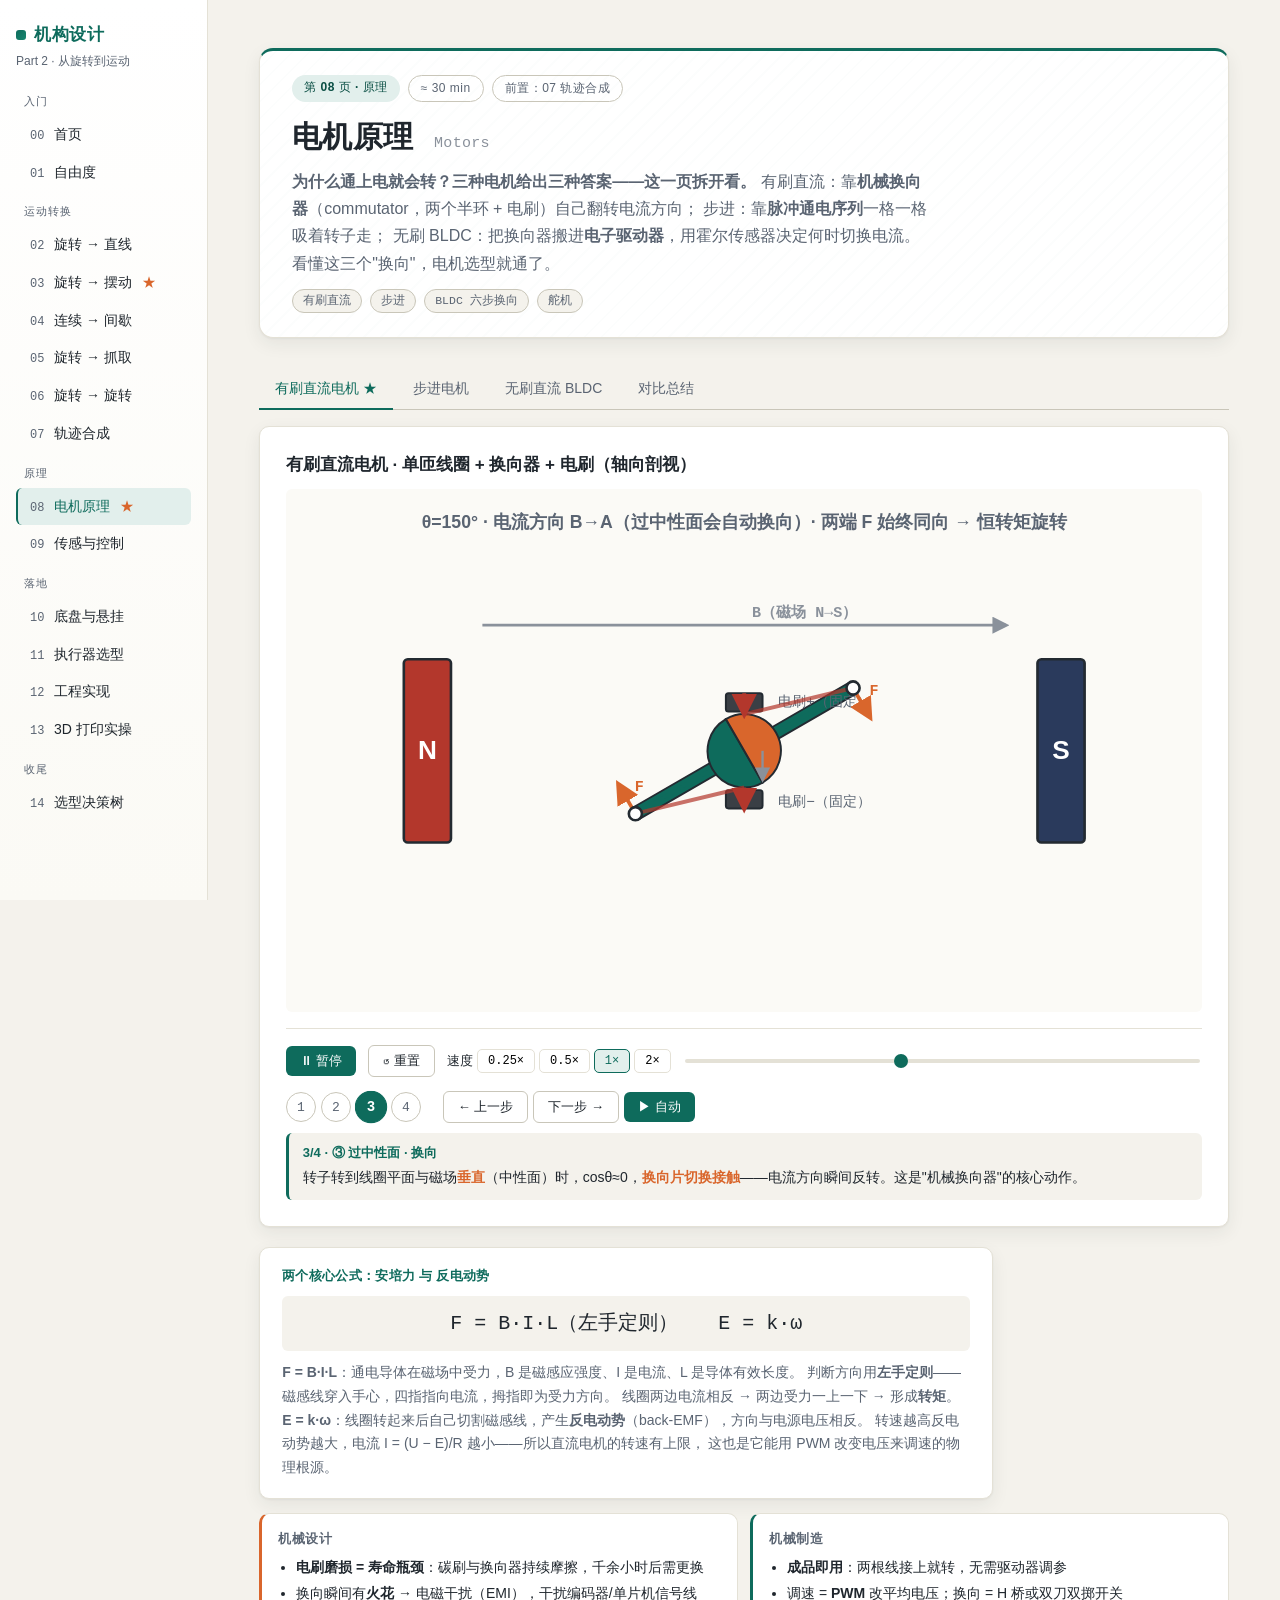
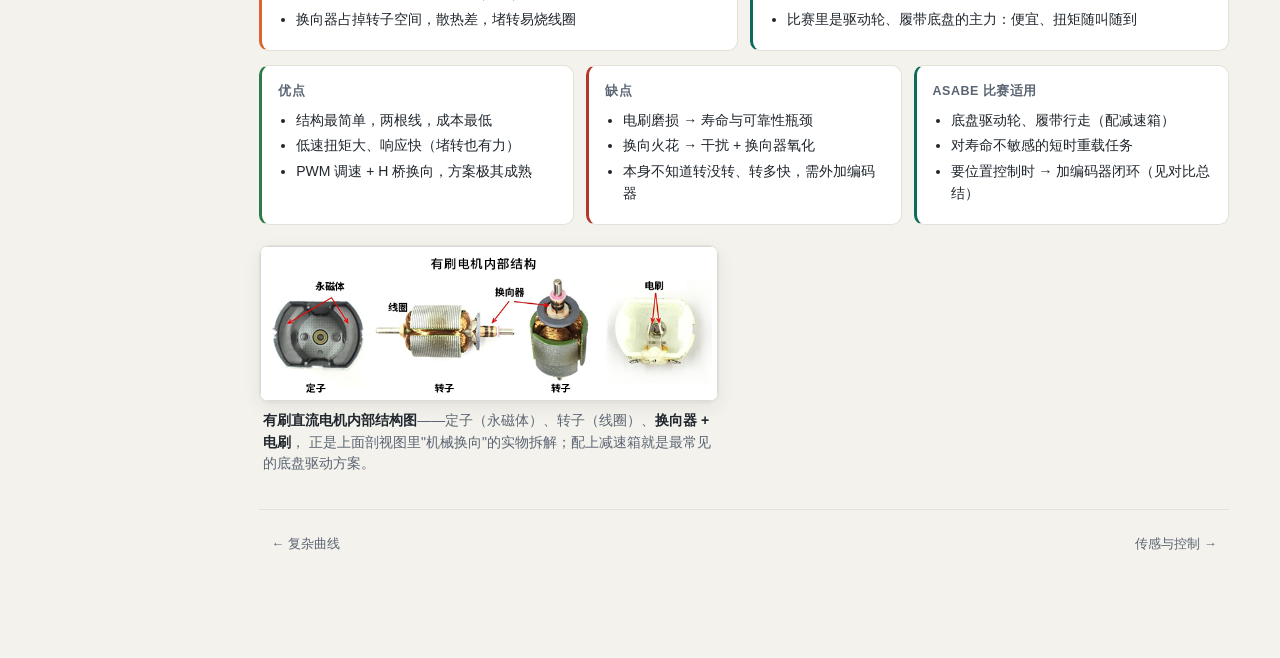
<file: part2_mechanisms/motors.html>
<!DOCTYPE html>
<html lang="zh-CN">
<head>
  <meta charset="UTF-8">
  <meta name="viewport" content="width=device-width, initial-scale=1">
  <title>电机原理 · 机构设计 Part 2</title>
  <link rel="stylesheet" href="common/style.css">
  <style>
    /* 本页专用：步进拍/相状态灯、外链卡 */
    .phase-row { display: flex; align-items: center; gap: 14px; margin-top: 14px; flex-wrap: wrap; }
    .beat-name { font-family: var(--mono); font-size: 16px; font-weight: 650; color: var(--accent); }
    .phase-lamps { display: flex; gap: 6px; }
    .lamp {
      font-family: var(--mono); font-size: 13px; padding: 3px 12px; border-radius: 6px;
      border: 1px solid var(--line-strong); color: var(--ink-soft); background: #fff; transition: all .15s;
    }
    .lamp.on-a { background: var(--accent-soft); border-color: var(--accent); color: var(--accent); font-weight: 650; }
    .lamp.on-b { background: var(--accent-2-soft); border-color: var(--accent-2); color: var(--accent-2); font-weight: 650; }
    .ext-link {
      background: var(--panel); border: 1px solid var(--line); border-left: 3px solid var(--accent-2);
      border-radius: var(--radius); padding: 12px 16px; margin: 14px 0; font-size: 13.5px;
      box-shadow: var(--shadow);
    }
    .ext-link a { color: var(--accent); font-weight: 600; }
  </style>
</head>
<body>
  <div class="app">
    <div id="sidebar-mount"></div>
    <main class="main">
      <header class="page-hero" data-reveal>
        <div class="ph-kicker">
          <span class="chip">第 08 页 · 原理</span>
          <span class="chip chip-ghost">≈ 30 min</span>
          <span class="chip chip-ghost">前置：07 轨迹合成</span>
        </div>
        <h1 class="ph-title">电机原理 <span class="en">Motors</span></h1>
        <p class="ph-lead">
          <strong>为什么通上电就会转？三种电机给出三种答案——这一页拆开看。</strong>
          有刷直流：靠<b>机械换向器</b>（commutator，两个半环 + 电刷）自己翻转电流方向；
          步进：靠<b>脉冲通电序列</b>一格一格吸着转子走；
          无刷 BLDC：把换向器搬进<b>电子驱动器</b>，用霍尔传感器决定何时切换电流。
          看懂这三个"换向"，电机选型就通了。
        </p>
        <div class="ph-tags">
          <span class="tag">有刷直流</span>
          <span class="tag">步进</span>
          <span class="tag">BLDC 六步换向</span>
          <span class="tag">舵机</span>
        </div>
      </header>

      <div class="mechanism-tabs" id="tabs">
        <button class="tab active" data-tab="brushed">有刷直流电机 ★</button>
        <button class="tab" data-tab="stepper">步进电机</button>
        <button class="tab" data-tab="bldc">无刷直流 BLDC</button>
        <button class="tab" data-tab="compare">对比总结</button>
      </div>

      <!-- ===== Tab 1 有刷直流 ===== -->
      <section id="tab-brushed" class="tab-panel">
        <div class="stage">
          <h3>有刷直流电机 · 单匝线圈 + 换向器 + 电刷（轴向剖视）</h3>
          <svg id="dc-svg" viewBox="0 0 700 400"></svg>
          <div id="dc-controls-mount"></div>
          <div id="dc-steps-mount"></div>
        </div>

        <div class="formula-block">
          <div class="f-title">两个核心公式：安培力 与 反电动势</div>
          <div class="f-eq">F = B·I·L（左手定则）　　E = k·ω</div>
          <div class="f-note">
            <strong>F = B·I·L</strong>：通电导体在磁场中受力，B 是磁感应强度、I 是电流、L 是导体有效长度。
            判断方向用<strong>左手定则</strong>——磁感线穿入手心，四指指向电流，拇指即为受力方向。
            线圈两边电流相反 → 两边受力一上一下 → 形成<strong>转矩</strong>。<br>
            <strong>E = k·ω</strong>：线圈转起来后自己切割磁感线，产生<strong>反电动势</strong>（back-EMF），方向与电源电压相反。
            转速越高反电动势越大，电流 I = (U − E)/R 越小——所以直流电机的转速有上限，
            这也是它能用 PWM 改变电压来调速的物理根源。
          </div>
        </div>

        <div class="dual-card">
          <div class="info-card note">
            <h4>机械设计</h4>
            <ul>
              <li><strong>电刷磨损 = 寿命瓶颈</strong>：碳刷与换向器持续摩擦，千余小时后需更换</li>
              <li>换向瞬间有<strong>火花</strong> → 电磁干扰（EMI），干扰编码器/单片机信号线</li>
              <li>换向器占掉转子空间，散热差，堵转易烧线圈</li>
            </ul>
          </div>
          <div class="info-card use">
            <h4>机械制造</h4>
            <ul>
              <li><strong>成品即用</strong>：两根线接上就转，无需驱动器调参</li>
              <li>调速 = <strong>PWM</strong> 改平均电压；换向 = H 桥或双刀双掷开关</li>
              <li>比赛里是驱动轮、履带底盘的主力：便宜、扭矩随叫随到</li>
            </ul>
          </div>
        </div>

        <div class="info-grid">
          <div class="info-card good"><h4>优点</h4><ul>
            <li>结构最简单，两根线，成本最低</li>
            <li>低速扭矩大、响应快（堵转也有力）</li>
            <li>PWM 调速 + H 桥换向，方案极其成熟</li>
          </ul></div>
          <div class="info-card bad"><h4>缺点</h4><ul>
            <li>电刷磨损 → 寿命与可靠性瓶颈</li>
            <li>换向火花 → 干扰 + 换向器氧化</li>
            <li>本身不知道转没转、转多快，需外加编码器</li>
          </ul></div>
          <div class="info-card use"><h4>ASABE 比赛适用</h4><ul>
            <li>底盘驱动轮、履带行走（配减速箱）</li>
            <li>对寿命不敏感的短时重载任务</li>
            <li>要位置控制时 → 加编码器闭环（见对比总结）</li>
          </ul></div>
        </div>
        <figure class="photo-fig" data-reveal>
          <img src="figure/motor-brushed-dc.png" alt="有刷直流电机内部结构：定子永磁体、转子线圈、换向器、电刷" loading="lazy">
          <figcaption><strong>有刷直流电机内部结构图</strong>——定子（永磁体）、转子（线圈）、<strong>换向器 + 电刷</strong>，
          正是上面剖视图里"机械换向"的实物拆解；配上减速箱就是最常见的底盘驱动方案。</figcaption>
        </figure>
      </section>

      <!-- ===== Tab 2 步进 ===== -->
      <section id="tab-stepper" class="tab-panel" style="display:none;">
        <div class="stage">
          <h3>两相混合式步进 · 八拍通电序列（A⁺→A⁺B⁺→B⁺→B⁻A⁺→B⁻→A⁻B⁻→A⁻→A⁺B⁻ 循环）</h3>
          <svg id="st-svg" viewBox="0 0 700 400"></svg>
          <div class="phase-row">
            <span style="font-size:12.5px; color:var(--ink-soft);">当前拍：</span>
            <span class="beat-name" id="st-beat">A⁺</span>
            <span class="phase-lamps" id="st-lamps">
              <span class="lamp" data-p="Ap">A⁺</span>
              <span class="lamp" data-p="Am">A⁻</span>
              <span class="lamp" data-p="Bp">B⁺</span>
              <span class="lamp" data-p="Bm">B⁻</span>
            </span>
            <button class="btn" id="st-next">单拍 ▶</button>
          </div>
          <div id="st-controls-mount"></div>
          <div class="params">
            <div class="param-row">
              <label>自动播放拍速 <span class="val" id="st-rate-val">3</span> 拍/秒</label>
              <input type="range" id="st-rate" min="1" max="10" step="1" value="3">
            </div>
          </div>
        </div>

        <div class="stage">
          <h3>掉步演示 · 负载 &gt; 保持扭矩时，转子跟不上（红色偏差角累计）</h3>
          <svg id="ms-svg" viewBox="0 0 700 260"></svg>
          <div style="display:flex; gap:10px; margin-top:12px; flex-wrap:wrap;">
            <button class="btn" id="ms-overload">⚡ 施加过载（负载 &gt; 保持扭矩）</button>
            <button class="btn secondary" id="ms-reset">↺ 重置</button>
          </div>
          <div class="verdict" id="ms-verdict"></div>
        </div>

        <div class="formula-block">
          <div class="f-title">步距角：一格到底多大</div>
          <div class="f-eq">步距角 = 360° / (相数 × 拍数)</div>
          <div class="f-note">
            两相电机<strong>四拍</strong>（A⁺→B⁺→A⁻→B⁻）：360°/(2×4) = <strong>90°</strong>——这是本页动画用的教学模型；
            <strong>八拍</strong>（半步）再减半。<br>
            常见的 <strong>1.8° 步进电机</strong>为什么这么小？因为真实转子是<strong>50 齿的齿槽结构</strong>（混合式），
            磁路齿数代替了"极数"：360°/(50×2×整步拍) = 1.8°。齿越多，一格越细。
          </div>
        </div>

        <div class="dual-card">
          <div class="info-card note">
            <h4>机械设计</h4>
            <ul>
              <li><strong>保持扭矩</strong>（holding torque）是关键参数：负载超过它就掉步</li>
              <li>矩频特性：转速越高扭矩越小，高速场景别选步进</li>
              <li>开环省了编码器，但误差无告警——留 50% 扭矩裕度</li>
            </ul>
          </div>
          <div class="info-card use">
            <h4>机械制造</h4>
            <ul>
              <li>配<strong>步进驱动器</strong>（A4988/TMC 系列）：单片机给脉冲+方向即可</li>
              <li>自带丝杆/导程的<strong>直线步进</strong> = 最便宜的直线轴方案</li>
              <li>调好细分（microstepping）后低速很安静</li>
            </ul>
          </div>
        </div>

        <div class="info-grid">
          <div class="info-card good"><h4>优点</h4><ul>
            <li>开环位置控制：发多少脉冲走多少角，不用编码器</li>
            <li>低速可直驱、保持力矩大（断电仍自锁）</li>
            <li>成本低、控制代码简单</li>
          </ul></div>
          <div class="info-card bad"><h4>缺点</h4><ul>
            <li><strong>掉步无告警</strong>：撞了、超载了控制器都不知道</li>
            <li>高速扭矩骤降，不适合高速任务</li>
            <li>有共振点，某些转速下振动噪音明显</li>
          </ul></div>
          <div class="info-card use"><h4>ASABE 比赛适用</h4><ul>
            <li>Z 轴升降、播种/夹取等低速点动轴</li>
            <li>节奏简单、负载可预期的执行机构</li>
            <li>要求可靠可验证的轴 → 换 BLDC/伺服闭环</li>
          </ul></div>
        </div>

        <figure class="photo-fig" data-reveal>
          <img src="assets/asabe/stepper-motor.png" alt="42 步进电机实物" loading="lazy">
          <figcaption><strong>42 步进电机（NEMA 17）实物</strong>——方形法兰、四角安装孔、输出轴。
          法兰 <strong>31 mm 孔距</strong>是俱乐部的标准件基准：悬挂电机板（底盘页）、直线滑台、夹爪掌基的孔位都按它画。
          认准这个方形法兰——它是全站 drive-card 里"电机座 31 mm 孔距"的实物来源。</figcaption>
        </figure>
      </section>

      <!-- ===== Tab 3 BLDC ===== -->
      <section id="tab-bldc" class="tab-panel" style="display:none;">
        <div class="stage">
          <h3>三相 BLDC · 星形绕组 + 3 个霍尔传感器 + 六步换向（旋转磁场矢量拉着转子走）</h3>
          <svg id="bl-svg" viewBox="0 0 700 460"></svg>
          <div id="bl-controls-mount"></div>
          <div id="bl-steps-mount"></div>
        </div>

        <div class="formula-block">
          <div class="f-title">梯形换向（六步）vs 正弦 FOC</div>
          <div class="f-eq">每 60° 电角切换一次导通相：U⁺V⁻ → U⁺W⁻ → V⁺W⁻ → V⁺U⁻ → W⁺U⁻ → W⁺V⁻</div>
          <div class="f-note">
            <strong>六步换向</strong>（梯形/trapezoidal）：任意时刻只有两相导通（一进一出），磁场矢量每 60° 跳一格——
            结构简单，只需 3 个霍尔传感器（Hall sensor）告诉驱动器"转子到哪了"。转矩有轻微纹波（看下面的梯形波）。<br>
            <strong>正弦 FOC</strong>（磁场定向控制）：三相电流按正弦连续变化，磁场矢量平滑旋转，转矩更平顺、效率更高，
            但需要<strong>电流采样</strong>和复杂算法。比赛用的空心杯/云台 BLDC 多为六步，高性能舵机/机械臂用 FOC。<br>
            <strong>无电刷 = 无火花、无磨损</strong> → 寿命只受轴承限制；但必须有电子驱动器，三根线接反只反转不损坏。
          </div>
        </div>

        <div class="ext-link">
          想看工业级的交互动画？
          <a href="https://www.nanotec.com/us/en/knowledge-base/brushless-dc-motors-animation" target="_blank" rel="noopener">
            Nanotec 官网 · BLDC 工作原理交互演示 ↗</a>（英文，六步换向与绕组磁场的成品级可视化）
        </div>

        <div class="dual-card">
          <div class="info-card note">
            <h4>机械设计</h4>
            <ul>
              <li>看三个参数：<strong>KV 值</strong>（转速/伏）、额定扭矩、峰值电流</li>
              <li>配行星/谐波减速箱 = 大扭矩低转速关节</li>
              <li>过载能力远强于步进：短时 2~3 倍扭矩不烧</li>
            </ul>
          </div>
          <div class="info-card use">
            <h4>机械制造</h4>
            <ul>
              <li>必须配<strong>电调（ESC）/ BLDC 驱动器</strong>：信号线给 PWM 或指令</li>
              <li>云台电机（低速大扭矩直驱）+ 驱动板 = 关节单元</li>
              <li>要位置控制时加编码器 → 就是"伺服"</li>
            </ul>
          </div>
        </div>

        <div class="info-grid">
          <div class="info-card good"><h4>优点</h4><ul>
            <li>无电刷 → 寿命长、无火花、无 EMI</li>
            <li>功率密度高：同重量下扭矩/转速都占优</li>
            <li>效率高（85%+），电池机器人的好朋友</li>
          </ul></div>
          <div class="info-card bad"><h4>缺点</h4><ul>
            <li>必须配驱动器，接线多（3 相 + 3 霍尔）</li>
            <li>开环通电只会抖不转，天生需要"感知+换向"</li>
            <li>低成本驱动器低速有纹波、噪音</li>
          </ul></div>
          <div class="info-card use"><h4>ASABE 比赛适用</h4><ul>
            <li>行走底盘（配减速 + 编码器闭环）</li>
            <li>需要长时间高可靠运行的机构主轴</li>
            <li>机械臂关节（云台电机 + FOC 驱动板）</li>
          </ul></div>
        </div>
        <figure class="photo-fig" data-reveal>
          <img src="figure/motor-bldc.jpg" alt="无刷直流电机工作原理：定子旋转磁场、带磁铁转子、霍尔传感器 + 电子换向" loading="lazy">
          <figcaption><strong>无刷 BLDC 工作原理图</strong>——左：定子线圈产生旋转磁场拉着带磁铁的转子转；
          右：<strong>霍尔传感器反馈 → 电子控制器精确切换三相电流</strong>。机械换向被搬进了电调（ESC）。</figcaption>
        </figure>
      </section>

      <!-- ===== Tab 4 对比总结 ===== -->
      <section id="tab-compare" class="tab-panel" style="display:none;">
        <div class="data-table-wrap">
          <table class="data-table">
            <thead><tr>
              <th>维度</th><th>有刷直流</th><th>步进</th><th>BLDC</th><th>舵机</th>
            </tr></thead>
            <tbody>
              <tr>
                <td><strong>换向方式</strong></td>
                <td>机械换向器 + 电刷</td>
                <td>驱动器按脉冲序列通电</td>
                <td>电子六步换向（霍尔）</td>
                <td>内置有刷电机 + 齿轮箱</td>
              </tr>
              <tr>
                <td><strong>位置控制</strong></td>
                <td>本身不行，需编码器闭环</td>
                <td>开环：脉冲数 = 角度</td>
                <td>需编码器闭环</td>
                <td class="hl"><strong>自带电位器闭环，给角度即到</strong></td>
              </tr>
              <tr>
                <td><strong>反馈</strong></td>
                <td>无（外置编码器）</td>
                <td>无（掉步无告警）</td>
                <td>霍尔换向；位置仍需编码器</td>
                <td>电位器（角度）</td>
              </tr>
              <tr>
                <td><strong>寿命</strong></td>
                <td>受电刷磨损限制</td>
                <td>轴承寿命</td>
                <td class="hl"><strong>轴承寿命（无刷无火花）</strong></td>
                <td>齿轮 + 电刷磨损</td>
              </tr>
              <tr>
                <td><strong>成本</strong></td>
                <td class="hl"><strong>最低</strong></td>
                <td>低（省编码器）</td>
                <td>中（电机+驱动器）</td>
                <td>低~中（集成度高）</td>
              </tr>
              <tr>
                <td><strong>ASABE 比赛适用</strong></td>
                <td>底盘驱动轮、行走（配减速箱）</td>
                <td>Z 轴升降、低速点动</td>
                <td>高性能底盘、臂关节</td>
                <td>夹爪开合、转向舵</td>
              </tr>
            </tbody>
          </table>
        </div>

        <div class="formula-block" style="margin-bottom:0;">
          <div class="f-title">一句话选型</div>
          <div class="f-note" style="font-size:14px; line-height:1.9;">
            <strong>要角度</strong>（转到这里就停）→ <strong>舵机</strong>：三根线，给 PWM 角度即到，大一最容易上手的"角度执行器"；<br>
            <strong>要转速 + 闭环</strong>（轮子、底盘、高速可靠）→ <strong>BLDC</strong> 或 <strong>直流 + 编码器</strong>：前者寿命长功率大，后者便宜方案成熟；<br>
            <strong>省事低速</strong>（升降、点动、负载可预期）→ <strong>步进</strong>：发脉冲就走，不用调 PID，留够 50% 扭矩裕度防掉步。
          </div>
        </div>
      </section>

      <div class="page-nav">
        <a href="motion-complex.html">← 复杂曲线</a>
        <a href="control.html">传感与控制 →</a>
      </div>
    </main>
  </div>

  <script type="module">
    import { injectSidebar } from './common/sidebar.js';
    import { createControls, svg, line, circle, clear } from './common/controls.js';
    import { TAU, deg } from './common/math.js';
    import { COLORS, hatchPattern, arrow, bar, stepControls } from './common/draw.js';

    injectSidebar('motors');

    const tabCtls = {};
    function activateTab(name) {
      document.querySelectorAll('#tabs .tab').forEach(b => b.classList.toggle('active', b.dataset.tab === name));
      document.querySelectorAll('.tab-panel').forEach(p => p.style.display = 'none');
      document.getElementById('tab-' + name).style.display = 'block';
      Object.values(tabCtls).forEach(c => { if (c) c.pause(); });
      if (tabCtls[name]) tabCtls[name].play();
    }
    document.querySelectorAll('#tabs .tab').forEach(btn => {
      btn.addEventListener('click', () => activateTab(btn.dataset.tab));
    });

    /* ============================================================
     * Tab 1 有刷直流：定子永磁 + 转子单匝线圈 + 换向器(双半环) + 电刷
     * 电流路径随转子过中性面自动换向；F=BIL 力箭头始终同向（恒转矩）
     * ============================================================ */
    (function () {
      const svgEl = document.getElementById('dc-svg');
      const mount = document.getElementById('dc-controls-mount');
      const stepsMount = document.getElementById('dc-steps-mount');
      const CX = 350, CY = 200;
      const Rcoil = 96;       // 线圈端到中心半径
      const Rcomm = 28;       // 换向器半径

      function render(phase) {
        clear(svgEl);
        const hid = hatchPattern(svgEl);
        const theta = phase * TAU;          // 转子角
        const A = { x: CX + Rcoil * Math.cos(theta), y: CY + Rcoil * Math.sin(theta) };
        const B = { x: CX - Rcoil * Math.cos(theta), y: CY - Rcoil * Math.sin(theta) };

        // —— 定子永磁体（左 N 右 S） ——
        svgEl.appendChild(svg('rect', { x: 90, y: CY - 70, width: 36, height: 140, fill: '#b3372c', stroke: COLORS.ink, 'stroke-width': 2, rx: 3 }));
        const nT = svg('text', { x: 108, y: CY + 6, 'text-anchor': 'middle', fill: 'white', 'font-size': 20, 'font-weight': 700 });
        nT.textContent = 'N'; svgEl.appendChild(nT);
        svgEl.appendChild(svg('rect', { x: 574, y: CY - 70, width: 36, height: 140, fill: '#2a3a5c', stroke: COLORS.ink, 'stroke-width': 2, rx: 3 }));
        const sT = svg('text', { x: 592, y: CY + 6, 'text-anchor': 'middle', fill: 'white', 'font-size': 20, 'font-weight': 700 });
        sT.textContent = 'S'; svgEl.appendChild(sT);
        // 磁场方向 B（N→S，向右）
        svgEl.appendChild(arrow(svgEl, 150, CY - 96, 550, CY - 96, { color: COLORS.ref, width: 2, label: 'B（磁场 N→S）' }));

        // —— 转子线圈（双线杆 A→B，两端引线接到换向器半环） ——
        svgEl.appendChild(bar(A.x, A.y, B.x, B.y, { color: COLORS.drive, th: 10 }));
        // 引线 A→上换向片、B→下换向片（简化：引到中心轴附近的换向器）
        // 换向器：两半环，分界方向 = theta（与线圈共面）
        // 半环1 接 A 端（在 theta 方向），半环2 接 B 端
        svgEl.appendChild(line(A.x, A.y, CX + Rcomm * 0.5 * Math.cos(theta), CY + Rcomm * 0.5 * Math.sin(theta), { stroke: COLORS.drive, 'stroke-width': 3 }));
        svgEl.appendChild(line(B.x, B.y, CX - Rcomm * 0.5 * Math.cos(theta), CY - Rcomm * 0.5 * Math.sin(theta), { stroke: COLORS.drive, 'stroke-width': 3 }));

        // 换向器双半环（用两个半圆弧 + 不同色）
        const gComm = svg('g', { transform: `translate(${CX},${CY}) rotate(${deg(theta)})` });
        // 半环1（连 A，右半，drive 色）
        gComm.appendChild(svg('path', { d: `M 0,${-Rcomm} A ${Rcomm} ${Rcomm} 0 0 1 0,${Rcomm} L 0,0 Z`, fill: COLORS.drive, stroke: COLORS.ink, 'stroke-width': 1.5 }));
        // 半环2（连 B，左半，driven 色）
        gComm.appendChild(svg('path', { d: `M 0,${-Rcomm} A ${Rcomm} ${Rcomm} 0 0 0 0,${Rcomm} L 0,0 Z`, fill: COLORS.driven, stroke: COLORS.ink, 'stroke-width': 1.5 }));
        svgEl.appendChild(gComm);

        // 电刷（固定，上下两片，接触换向器外缘）
        const brushTop = { x: CX, y: CY - Rcomm - 2 };
        const brushBot = { x: CX, y: CY + Rcomm + 2 };
        svgEl.appendChild(svg('rect', { x: CX - 14, y: CY - Rcomm - 16, width: 28, height: 14, fill: COLORS.frame, stroke: COLORS.ink, 'stroke-width': 1.5, rx: 2 }));
        svgEl.appendChild(svg('rect', { x: CX - 14, y: CY + Rcomm + 2, width: 28, height: 14, fill: COLORS.frame, stroke: COLORS.ink, 'stroke-width': 1.5, rx: 2 }));
        const btT = svg('text', { x: CX + 26, y: CY - Rcomm - 6, fill: '#5a6472', 'font-size': 11 });
        btT.textContent = '电刷+（固定）'; svgEl.appendChild(btT);
        const bbT = svg('text', { x: CX + 26, y: CY + Rcomm + 14, fill: '#5a6472', 'font-size': 11 });
        bbT.textContent = '电刷−（固定）'; svgEl.appendChild(bbT);

        // —— 电流方向判定：过中性面（θ=90/270）换向 ——
        // θ∈(-90,90) 即 cosθ>0：A 端在上半，接顶电刷，电流 + → A 在顶、B 在底
        // 简化：电流方向 sign = sign(cosθ)（cosθ>0 时 A 接+ ）
        const sign = Math.cos(theta) >= 0 ? 1 : -1;
        const atNeutral = Math.abs(Math.cos(theta)) < 0.08;

        // 电流路径高亮：顶电刷→当前接触的半环→A端→线圈→B端→另一半环→底电刷
        const topContactIsA = sign > 0; // A 接顶电刷
        const pathColor = atNeutral ? COLORS.ref : COLORS.hi;
        if (!atNeutral) {
          // 顶→半环（A 或 B）→ 端点 → 线圈 → 另一端 → 半环 → 底
          const topEnd = topContactIsA ? A : B;
          const botEnd = topContactIsA ? B : A;
          svgEl.appendChild(arrow(svgEl, CX, CY - Rcomm - 16, CX, CY - Rcomm, { color: pathColor, width: 3 }));
          svgEl.appendChild(line(CX, CY - Rcomm, topEnd.x, topEnd.y, { stroke: pathColor, 'stroke-width': 3, opacity: 0.7 }));
          svgEl.appendChild(line(botEnd.x, botEnd.y, CX, CY + Rcomm, { stroke: pathColor, 'stroke-width': 3, opacity: 0.7 }));
          svgEl.appendChild(arrow(svgEl, CX, CY + Rcomm, CX, CY + Rcomm + 16, { color: pathColor, width: 3 }));
        }

        // —— F=BIL 力箭头（两端切向，始终同向 = 恒转矩） ——
        // 转子顺时针转（θ 增）。A 端切向（顺时针）= (sinθ, -cosθ)... 用 (-sinθ, cosθ) 的反向。
        // 简化：力方向 = 垂直于径向，与转动方向一致。顺时针转动方向切向 = (sinθ, -cosθ) 的 -1？
        // SVG y 向下：θ 增 = 顺时针视觉。切向（顺时针）= (-sinθ, cosθ)... 让我直接用：端点速度方向 = dθ/dt × r = (-sinθ, cosθ)
        const tang = (p) => ({ x: -(p.y - CY), y: (p.x - CX) });
        const tA = tang(A), tB = tang(B);
        const tl = 26;
        const nA = Math.hypot(tA.x, tA.y) || 1, nB = Math.hypot(tB.x, tB.y) || 1;
        svgEl.appendChild(arrow(svgEl, A.x, A.y, A.x + tA.x / nA * tl, A.y + tA.y / nA * tl, { color: COLORS.driven, width: 2.8, label: 'F' }));
        svgEl.appendChild(arrow(svgEl, B.x, B.y, B.x + tB.x / nB * tl, B.y + tB.y / nB * tl, { color: COLORS.driven, width: 2.8, label: 'F' }));

        // 旋转方向标记（中心）
        svgEl.appendChild(arrow(svgEl, CX + 14, CY, CX + 14, CY + 22, { color: COLORS.ref, width: 1.8 }));

        // 端点关节
        [A, B].forEach(p => svgEl.appendChild(circle(p.x, p.y, 5, { fill: 'white', stroke: COLORS.ink, 'stroke-width': 2 })));

        // 读数
        const thetaDeg = ((deg(theta) % 360) + 360) % 360;
        const t = svg('text', { x: 350, y: 30, 'text-anchor': 'middle', fill: atNeutral ? COLORS.hi : '#5a6472', 'font-size': 13.5, 'font-weight': 600 });
        t.textContent = atNeutral
          ? `⚠ 中性面！cosθ≈0，换向片正在切换 → 电流方向即将反转（转矩却不变）`
          : `θ=${thetaDeg.toFixed(0)}° · 电流方向 ${sign > 0 ? 'A→B' : 'B→A'}（过中性面会自动换向）· 两端 F 始终同向 → 恒转矩旋转`;
        svgEl.appendChild(t);
      }

      const ctl = createControls(mount, { duration: 5000, onTick: (p) => render(p) });
      const sc = stepControls(stepsMount, {
        ctl,
        steps: [
          { at: 0.00, title: '① 电流路径', desc: '电流从<strong>顶电刷</strong>进入 → 经当前接触的<strong>换向片</strong> → 线圈一端 → 穿过线圈 → 另一端 → 另一换向片 → <strong>底电刷</strong>流出（红色高亮路径）。' },
          { at: 0.12, title: '② 导体受力 F = BIL', desc: '线圈两边在磁场 B 中通电，受<strong>安培力 F = B·I·L</strong>。用左手定则：磁感线穿手心、四指指电流、拇指即受力。两边电流相反 → 力一上一下 → 形成转矩。' },
          { at: 0.25, title: '③ 过中性面 · 换向', desc: '转子转到线圈平面与磁场<strong>垂直</strong>（中性面）时，cosθ≈0，<strong>换向片切换接触</strong>——电流方向瞬间反转。这是"机械换向器"的核心动作。' },
          { at: 0.40, title: '④ 转矩方向不变', desc: '虽然电流反向了，但因为换向片也换了边，<strong>受力方向不变</strong>——转子被持续推向同一方向，连续旋转。这就是有刷电机"通电就转"的完整答案。' },
        ],
      });
      setInterval(() => sc.syncFromPhase(ctl.getPhase()), 150);
      tabCtls['brushed'] = ctl;
    })();

    /* ============================================================
     * Tab 2 步进电机：两相八拍通电序列 + 相状态灯 + 单拍/自动 + 掉步演示
     * ============================================================ */
    (function () {
      const svgEl = document.getElementById('st-svg');
      const mount = document.getElementById('st-controls-mount');
      const beatEl = document.getElementById('st-beat');
      const lampsEl = document.getElementById('st-lamps');
      const CX = 350, CY = 200;

      // 八拍序列：每拍 = 哪些相通电 + 转子目标角（每拍 45°）
      // 相：Ap(A+), Am(A-), Bp(B+), Bm(B-)
      const BEATS = [
        { name: 'A⁺', active: ['Ap'], ang: 0 },
        { name: 'A⁺B⁺', active: ['Ap', 'Bp'], ang: 45 },
        { name: 'B⁺', active: ['Bp'], ang: 90 },
        { name: 'A⁻B⁺', active: ['Am', 'Bp'], ang: 135 },
        { name: 'A⁻', active: ['Am'], ang: 180 },
        { name: 'A⁻B⁻', active: ['Am', 'Bm'], ang: 225 },
        { name: 'B⁻', active: ['Bm'], ang: 270 },
        { name: 'A⁺B⁻', active: ['Ap', 'Bm'], ang: 315 },
      ];
      let beatIdx = 0;
      let autoRate = 3;
      let autoTimer = null;

      // 定子 4 极位置（上 Bp、右 Ap、下 Bm、左 Am —— 对应转子磁极被吸方向）
      const POLES = {
        Ap: { x: CX + 130, y: CY, label: 'A⁺', color: COLORS.drive },
        Am: { x: CX - 130, y: CY, label: 'A⁻', color: COLORS.drive },
        Bp: { x: CX, y: CY - 130, label: 'B⁺', color: COLORS.driven },
        Bm: { x: CX, y: CY + 130, label: 'B⁻', color: COLORS.driven },
      };

      function drawBeat(idx) {
        beatIdx = ((idx % 8) + 8) % 8;
        const beat = BEATS[beatIdx];
        clear(svgEl);
        // 4 极线圈
        Object.entries(POLES).forEach(([k, p]) => {
          const on = beat.active.includes(k);
          svgEl.appendChild(svg('rect', {
            x: p.x - 22, y: p.y - 22, width: 44, height: 44, rx: 5,
            fill: on ? p.color : '#e9e6dd', stroke: COLORS.ink, 'stroke-width': 2,
            opacity: on ? 1 : 0.5,
          }));
          const t = svg('text', { x: p.x, y: p.y + 5, 'text-anchor': 'middle', fill: on ? 'white' : '#8a919b', 'font-size': 13, 'font-weight': 600 });
          t.textContent = p.label; svgEl.appendChild(t);
          // 通电时画磁吸箭头（极→转子）
          if (on) {
            svgEl.appendChild(arrow(svgEl, p.x, p.y, CX + (CX - p.x) * 0, CY + (CY - p.y) * 0, { color: p.color, width: 0 })); // placeholder no-op
            // 真正画极到转子方向的引力线
            const dx = CX - p.x, dy = CY - p.y;
            const n = Math.hypot(dx, dy);
            svgEl.appendChild(arrow(svgEl, p.x + dx / n * 26, p.y + dy / n * 26, CX - dx / n * 38, CY - dy / n * 38, { color: p.color, width: 2.2 }));
          }
        });
        // 转子（永磁 N/S，标 N 在 ang 方向）
        const ang = beat.ang * Math.PI / 180;
        const rRot = 56;
        // 转子盘
        svgEl.appendChild(circle(CX, CY, rRot, { fill: '#3a3f45', stroke: COLORS.ink, 'stroke-width': 2 }));
        // N 极（红半）指向 ang
        svgEl.appendChild(svg('path', {
          d: `M ${CX},${CY} L ${CX + rRot * Math.cos(ang - 0.35)},${CY + rRot * Math.sin(ang - 0.35)} A ${rRot} ${rRot} 0 0 1 ${CX + rRot * Math.cos(ang + 0.35)},${CY + rRot * Math.sin(ang + 0.35)} Z`,
          fill: '#b3372c',
        }));
        const nT = svg('text', { x: CX + 34 * Math.cos(ang), y: CY + 34 * Math.sin(ang) + 4, 'text-anchor': 'middle', fill: 'white', 'font-size': 13, 'font-weight': 700 });
        nT.textContent = 'N'; svgEl.appendChild(nT);
        const sT = svg('text', { x: CX - 34 * Math.cos(ang), y: CY - 34 * Math.sin(ang) + 4, 'text-anchor': 'middle', fill: 'white', 'font-size': 13, 'font-weight': 700 });
        sT.textContent = 'S'; svgEl.appendChild(sT);
        svgEl.appendChild(circle(CX, CY, 6, { fill: COLORS.bg }));

        // 相状态灯
        beatEl.textContent = beat.name;
        lampsEl.querySelectorAll('.lamp').forEach(l => {
          const p = l.dataset.p;
          l.classList.remove('on-a', 'on-b');
          if (beat.active.includes(p)) l.classList.add(p.startsWith('A') ? 'on-a' : 'on-b');
        });

        const t = svg('text', { x: 350, y: 30, 'text-anchor': 'middle', fill: '#5a6472', 'font-size': 13, 'font-weight': 600 });
        t.textContent = `第 ${beatIdx + 1}/8 拍 · 通电相 ${beat.name} → 转子对齐到 ${beat.ang}°`;
        svgEl.appendChild(t);
      }

      function startAuto() {
        stopAuto();
        autoTimer = setInterval(() => drawBeat(beatIdx + 1), 1000 / autoRate);
      }
      function stopAuto() { if (autoTimer) { clearInterval(autoTimer); autoTimer = null; } }

      document.getElementById('st-next').addEventListener('click', () => { stopAuto(); drawBeat(beatIdx + 1); });
      document.getElementById('st-rate').addEventListener('input', (e) => {
        autoRate = parseInt(e.target.value);
        document.getElementById('st-rate-val').textContent = autoRate;
        if (autoTimer) startAuto();
      });
      // 用 createControls 做自动播放的占位（进度条可视化），实际拍进由 setInterval 驱动
      const ctl = createControls(mount, {
        duration: 8000,
        onTick: (phase) => {
          const target = Math.floor(phase * 8) % 8;
          if (target !== beatIdx) drawBeat(target);
        },
      });
      tabCtls['stepper'] = ctl; ctl.pause();

      drawBeat(0);

      /* —— 掉步演示（ms-svg）—— */
      const msSvg = document.getElementById('ms-svg');
      const msVerdict = document.getElementById('ms-verdict');
      let overloaded = false;
      let drift = 0;
      let msPhase = 0;

      function drawMissed() {
        clear(msSvg);
        msPhase += 0.012;
        const targetAng = msPhase * 90; // 指令角度（每秒走 75°）
        if (overloaded) drift += 1.2;   // 转子跟不上，偏差累积
        const actualAng = targetAng - drift;
        const cx = 200, cy = 130;
        // 目标指针（绿，细）
        const ta = targetAng * Math.PI / 180;
        msSvg.appendChild(line(cx, cy, cx + 70 * Math.cos(ta), cy + 70 * Math.sin(ta), { stroke: COLORS.good, 'stroke-width': 2, 'stroke-dasharray': '4 3' }));
        // 实际指针（红，粗，滞后）
        const aa = actualAng * Math.PI / 180;
        msSvg.appendChild(line(cx, cy, cx + 70 * Math.cos(aa), cy + 70 * Math.sin(aa), { stroke: overloaded ? COLORS.hi : COLORS.drive, 'stroke-width': 4, 'stroke-linecap': 'round' }));
        msSvg.appendChild(circle(cx, cy, 6, { fill: COLORS.ink }));
        // 读数
        const t1 = svg('text', { x: cx, y: 30, 'text-anchor': 'middle', fill: '#5a6472', 'font-size': 13 });
        t1.textContent = `指令角 ${targetAng.toFixed(0)}°　实际角 ${actualAng.toFixed(0)}°`;
        msSvg.appendChild(t1);
        const t2 = svg('text', { x: cx, y: 50, 'text-anchor': 'middle', fill: overloaded ? COLORS.hi : COLORS.ref, 'font-size': 12.5, 'font-weight': 600 });
        t2.textContent = overloaded ? `⚠ 掉步！偏差 ${drift.toFixed(0)}° 累积，控制器毫不知情` : '正常运行：实际紧跟指令';
        msSvg.appendChild(t2);
        // 右侧说明
        const t3 = svg('text', { x: 400, y: 80, fill: '#5a6472', 'font-size': 13 });
        t3.textContent = '步进开环的致命弱点：'; msSvg.appendChild(t3);
        const lines = [
          '• 负载 > 保持扭矩 → 转子卡住一拍',
          '• 控制器仍在发脉冲 → 指令继续走',
          '• 实际位置与指令脱钩 → 误差永久保持',
          '• 没有反馈 → 系统完全不知道错了',
          '',
          '对策：留 50% 扭矩裕度 /',
          '　    加编码器变闭环 /',
          '　    或换 BLDC 伺服',
        ];
        lines.forEach((s, i) => {
          const e = svg('text', { x: 400, y: 110 + i * 20, fill: '#5a6472', 'font-size': 12.5 });
          e.textContent = s; msSvg.appendChild(e);
        });
      }
      let msRaf = null;
      function msLoop() { drawMissed(); msRaf = requestAnimationFrame(msLoop); }
      document.getElementById('ms-overload').addEventListener('click', () => {
        overloaded = true;
        msVerdict.className = 'verdict bad';
        msVerdict.textContent = '过载已施加：偏差开始累积，红色指针逐渐落后于绿色指令。这就是"掉步"。';
      });
      document.getElementById('ms-reset').addEventListener('click', () => {
        overloaded = false; drift = 0; msPhase = 0;
        msVerdict.className = 'verdict';
        msVerdict.textContent = '已重置。正常运行时实际角紧跟指令角。';
      });
      msVerdict.textContent = '点「施加过载」看步进电机如何悄悄失位。';
      msLoop();
    })();

    /* ============================================================
     * Tab 3 BLDC：三相星形 + 3 霍尔 + 六步换向 + 旋转磁场矢量 + 分步
     * ============================================================ */
    (function () {
      const svgEl = document.getElementById('bl-svg');
      const mount = document.getElementById('bl-controls-mount');
      const stepsMount = document.getElementById('bl-steps-mount');
      const CX = 350, CY = 230;
      // 三相绕组方向（120° 分布）：U 上、V 右下、W 左下
      const PHASES = [
        { name: 'U', ang: -90, color: COLORS.drive },
        { name: 'V', ang: 30, color: COLORS.driven },
        { name: 'W', ang: 150, color: '#7a4ab0' },
      ];
      // 六步换向表：每步哪两相导通（+进 -出）+ 转子磁极目标角
      const STEPS = [
        { on: { U: '+', W: '-' }, fieldAng: 60, hall: '霍尔 U↑' },
        { on: { U: '+', V: '-' }, fieldAng: 120, hall: '霍尔 V↑' },
        { on: { V: '+', W: '-' }, fieldAng: 180, hall: '霍尔 V↓' },
        { on: { V: '+', U: '-' }, fieldAng: 240, hall: '霍尔 U↓' },
        { on: { W: '+', U: '-' }, fieldAng: 300, hall: '霍尔 W↑' },
        { on: { W: '+', V: '-' }, fieldAng: 0, hall: '霍尔 W↓' },
      ];

      function render(phase) {
        clear(svgEl);
        const stepF = phase * 6;
        const stepIdx = Math.floor(stepF) % 6;
        const frac = stepF - Math.floor(stepF);
        const step = STEPS[stepIdx];
        const nextStep = STEPS[(stepIdx + 1) % 6];
        // 转子角：跟随磁场（每步 60°，平滑过渡）
        const fieldAng = step.fieldAng + (nextStep.fieldAng - step.fieldAng + 540) % 360 - 180;
        const rotorAng = (step.fieldAng + frac * (((nextStep.fieldAng - step.fieldAng + 540) % 360) - 180));

        // 三相绕组（星形：末端连中点）
        const Rcoil = 110;
        const tips = PHASES.map(p => {
          const a = p.ang * Math.PI / 180;
          return { ...p, x: CX + Rcoil * Math.cos(a), y: CY + Rcoil * Math.sin(a) };
        });
        // 中点
        svgEl.appendChild(circle(CX, CY, 6, { fill: COLORS.ink }));
        // 三相绕组线圈（按导通状态着色）
        tips.forEach(p => {
          const state = step.on[p.name]; // '+','-',或 undefined
          const on = !!state;
          svgEl.appendChild(bar(CX, CY, p.x, p.y, { color: on ? p.color : '#d8d5cc', th: on ? 10 : 6, opacity: on ? 1 : 0.5 }));
          // 端部线圈方块
          svgEl.appendChild(svg('rect', { x: p.x - 16, y: p.y - 16, width: 32, height: 32, rx: 4, fill: on ? p.color : '#e9e6dd', stroke: COLORS.ink, 'stroke-width': 1.8, opacity: on ? 1 : 0.6 }));
          const t = svg('text', { x: p.x, y: p.y + 5, 'text-anchor': 'middle', fill: on ? 'white' : '#8a919b', 'font-size': 13, 'font-weight': 600 });
          t.textContent = p.name + (state || ''); svgEl.appendChild(t);
        });
        // 星形中点连线（三绕组末端相连）
        const midPts = tips.map(p => ({ x: CX + (p.x - CX) * 0.0, y: CY + (p.y - CY) * 0.0 }));
        // 霍尔传感器（3 个，在绕组端部）
        tips.forEach((p, i) => {
          const hx = CX + (p.x - CX) * 1.18, hy = CY + (p.y - CY) * 1.18;
          svgEl.appendChild(svg('rect', { x: hx - 10, y: hy - 10, width: 20, height: 20, fill: '#fde7e0', stroke: COLORS.hi, 'stroke-width': 1.5, rx: 2 }));
          const ht = svg('text', { x: hx, y: hy + 4, 'text-anchor': 'middle', fill: COLORS.hi, 'font-size': 9, 'font-weight': 600 });
          ht.textContent = 'H' + (i + 1); svgEl.appendChild(ht);
        });

        // 旋转磁场矢量（从中心指向当前 fieldAng）
        const fa = fieldAng * Math.PI / 180;
        svgEl.appendChild(arrow(svgEl, CX, CY, CX + 80 * Math.cos(fa), CY + 80 * Math.sin(fa), { color: COLORS.hi, width: 3.5, label: '磁场矢量' }));

        // 转子（永磁，N 指向 rotorAng）
        const ra = rotorAng * Math.PI / 180;
        const rRot = 44;
        svgEl.appendChild(circle(CX, CY, rRot, { fill: '#3a3f45', stroke: COLORS.ink, 'stroke-width': 2 }));
        svgEl.appendChild(svg('path', {
          d: `M ${CX},${CY} L ${CX + rRot * Math.cos(ra - 0.35)},${CY + rRot * Math.sin(ra - 0.35)} A ${rRot} ${rRot} 0 0 1 ${CX + rRot * Math.cos(ra + 0.35)},${CY + rRot * Math.sin(ra + 0.35)} Z`,
          fill: '#b3372c',
        }));
        const nT = svg('text', { x: CX + 26 * Math.cos(ra), y: CY + 26 * Math.sin(ra) + 4, 'text-anchor': 'middle', fill: 'white', 'font-size': 11, 'font-weight': 700 });
        nT.textContent = 'N'; svgEl.appendChild(nT);

        // 读数
        const t = svg('text', { x: 350, y: 30, 'text-anchor': 'middle', fill: '#5a6472', 'font-size': 13.5, 'font-weight': 600 });
        const onDesc = Object.entries(step.on).map(([k, v]) => k + (v === '+' ? '⁺' : '⁻')).join(' ');
        t.textContent = `第 ${stepIdx + 1}/6 步 · 导通 ${onDesc} · ${step.hall} · 磁场矢量 ${fieldAng.toFixed(0)}°`;
        svgEl.appendChild(t);
        const t2 = svg('text', { x: 350, y: 52, 'text-anchor': 'middle', fill: COLORS.ref, 'font-size': 12 });
        t2.textContent = '磁场矢量每 60° 跳一格，拉着转子磁极同步旋转——这就是"电子换向"';
        svgEl.appendChild(t2);
      }

      const ctl = createControls(mount, { duration: 6000, onTick: (p) => render(p) });
      const sc = stepControls(stepsMount, {
        ctl,
        steps: [
          { at: 0.00, title: '① 步 1 · U⁺W⁻', desc: 'U 相进电流、W 相出电流 → 电流经 U 绕组→中点→W 绕组。<strong>合成磁场矢量</strong>指向 60° 方向，把转子 N 极吸过去。' },
          { at: 0.16, title: '② 步 2 · U⁺V⁻', desc: '霍尔传感器检测到转子到位 → 切换：W 断开、V 通电（U⁺V⁻）。磁场矢量跳到 120°，转子继续被牵着转。' },
          { at: 0.33, title: '③ 步 3 · V⁺W⁻', desc: 'U 断、V 保持正、W 反向 → 磁场矢量 180°。每步只动一相，磁场前进 60°。' },
          { at: 0.50, title: '④ 步 4 · V⁺U⁻', desc: '六步过半，电流方向整体反转循环。磁场矢量 240°，转子转过 180°。' },
          { at: 0.66, title: '⑤ 步 5 · W⁺U⁻', desc: '磁场矢量 300°。注意：任意时刻只有<strong>两相</strong>导通（一进一出），第三相悬空——这是梯形换向的特征。' },
          { at: 0.83, title: '⑥ 步 6 · W⁺V⁻', desc: '磁场矢量回到 0°，一个电周期完成。转子跟着转了一圈（极对数=1 时）。<strong>无电刷、无火花</strong>——寿命只受轴承限制。' },
        ],
      });
      setInterval(() => sc.syncFromPhase(ctl.getPhase()), 150);
      tabCtls['bldc'] = ctl; ctl.pause();
    })();
  </script>
</body>
</html>
</file>
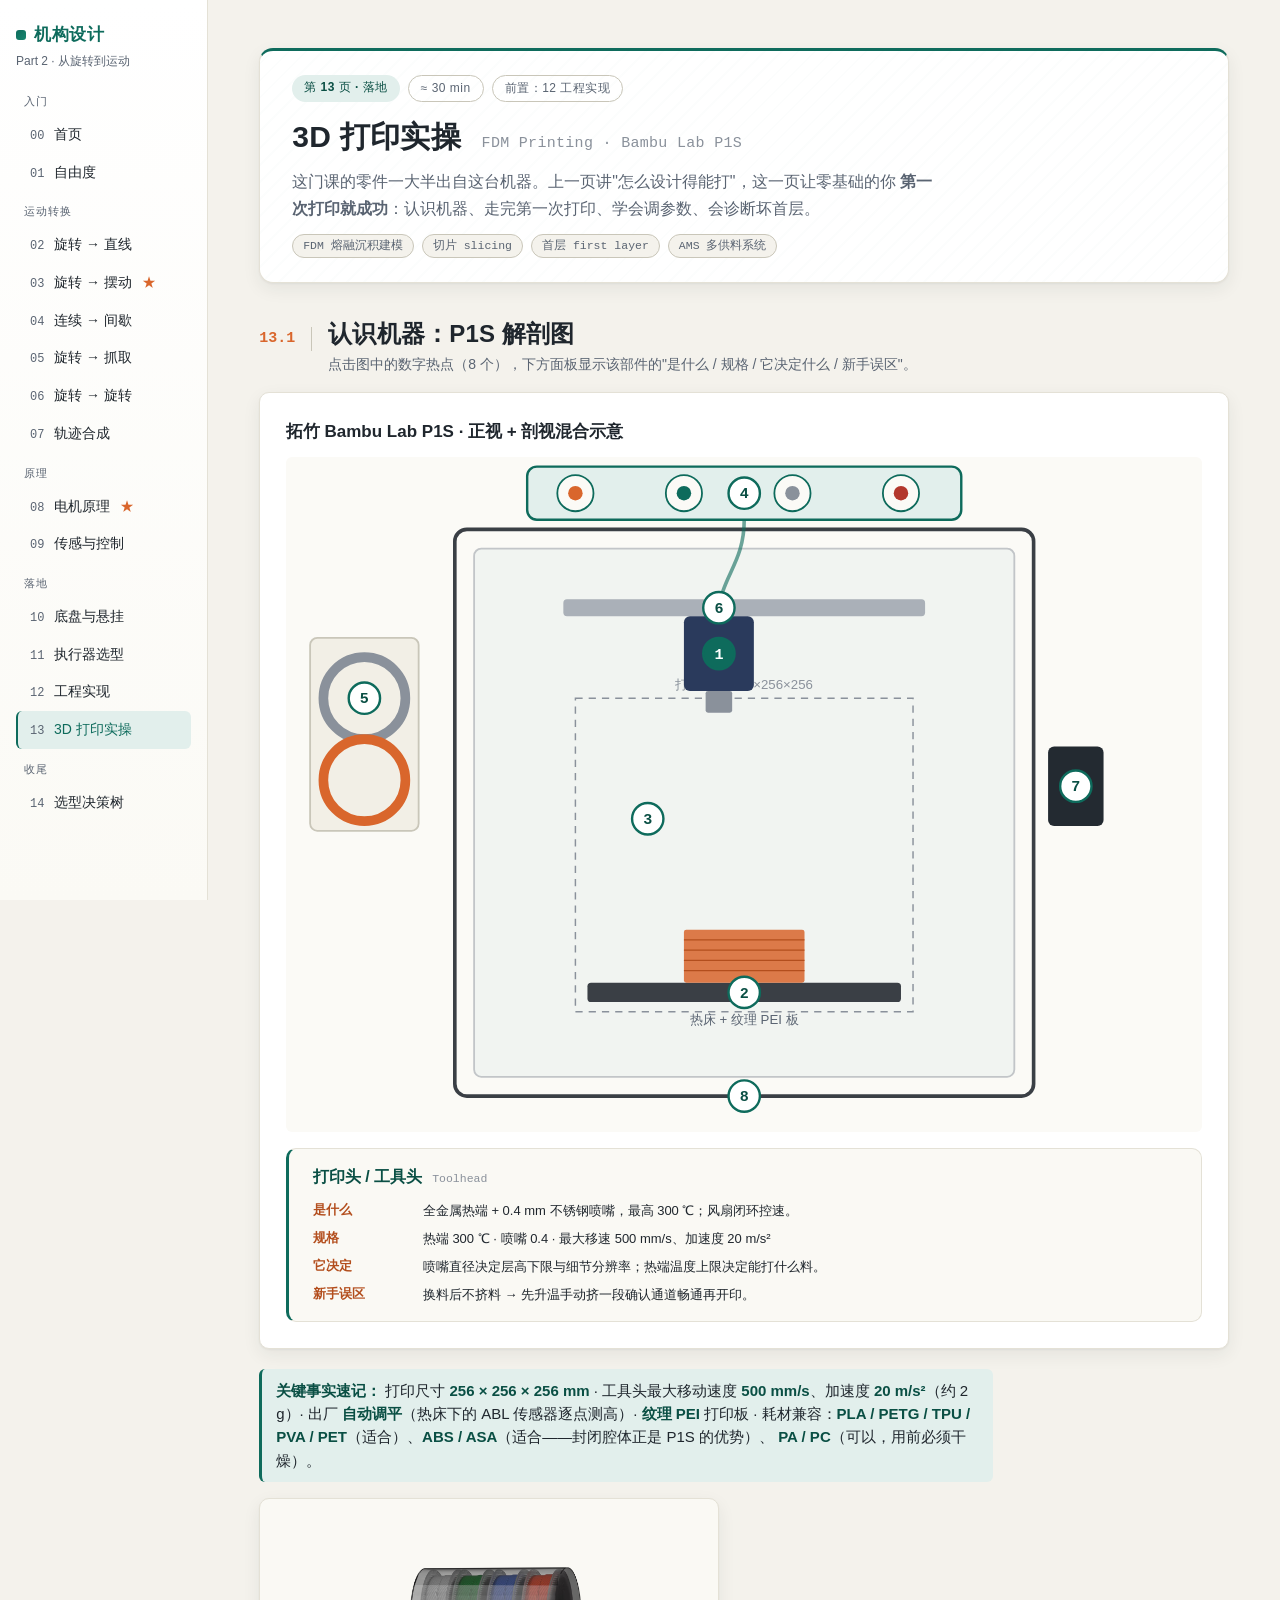
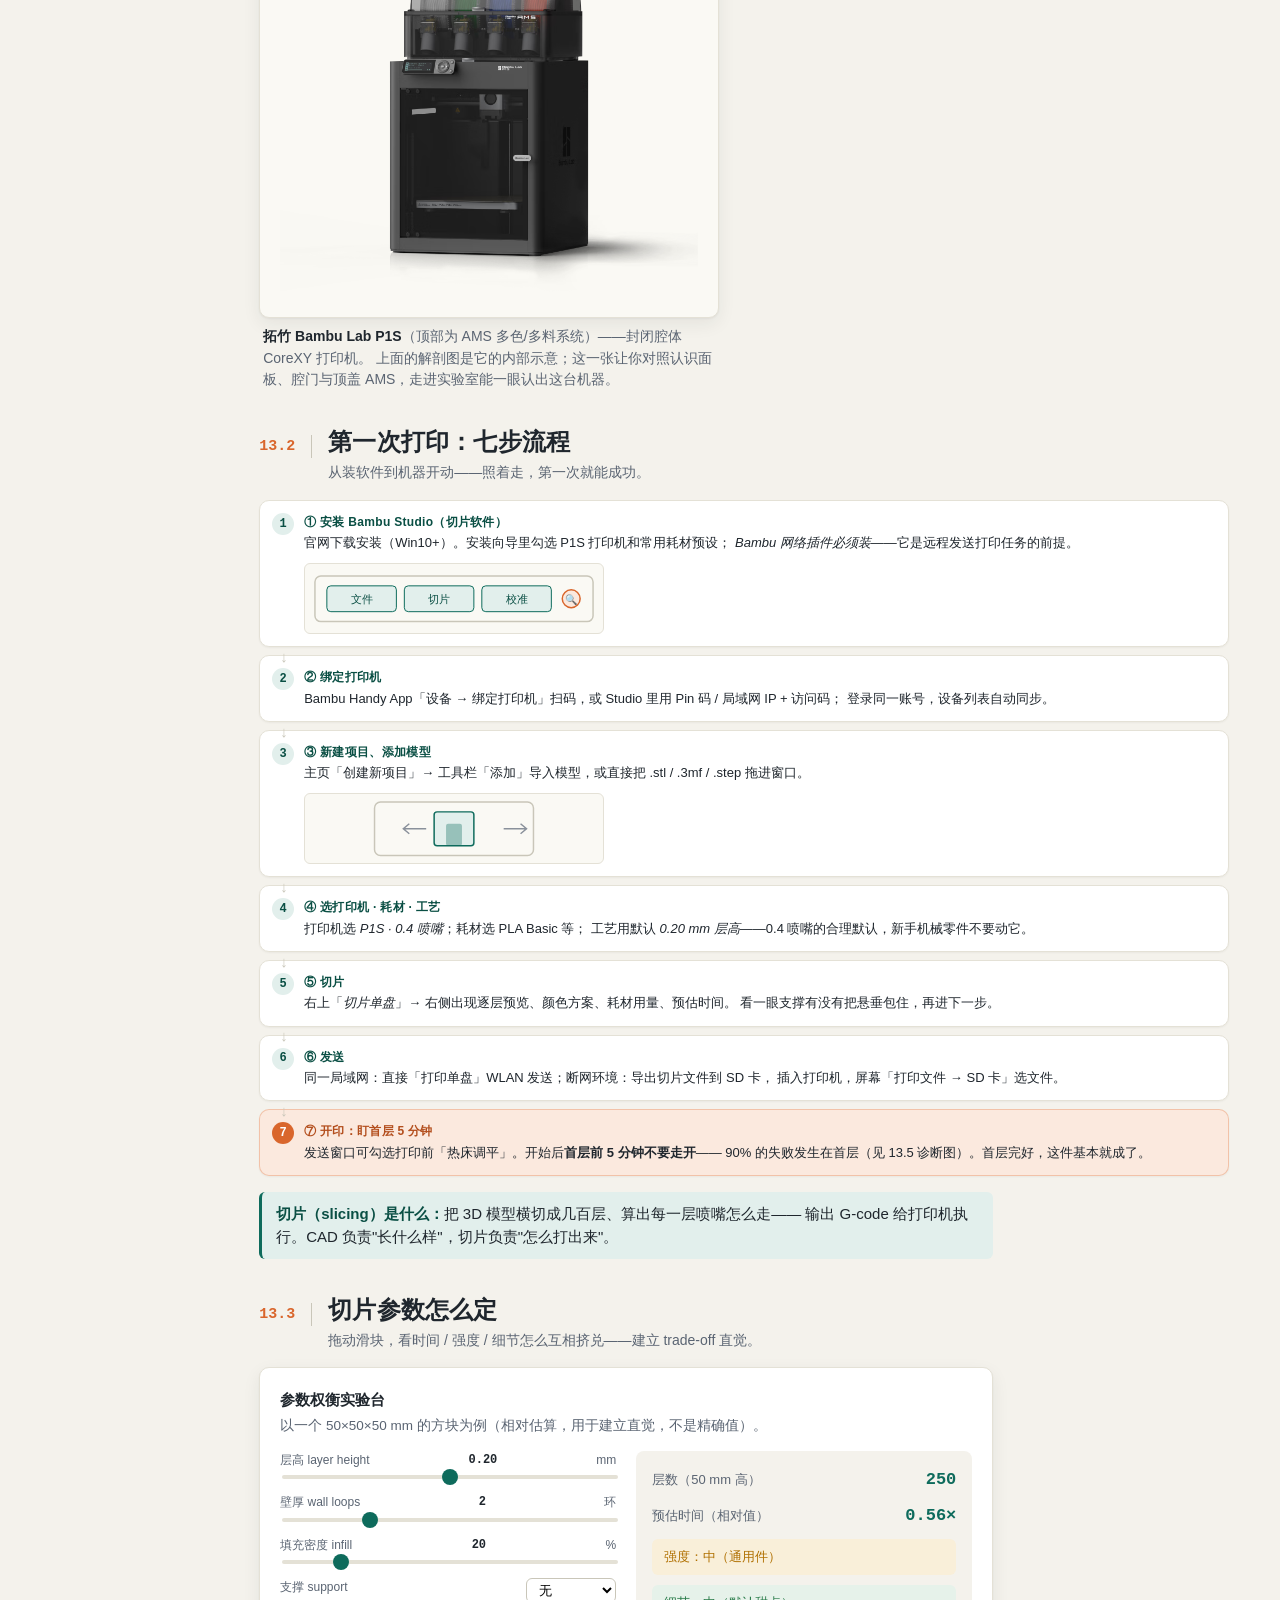
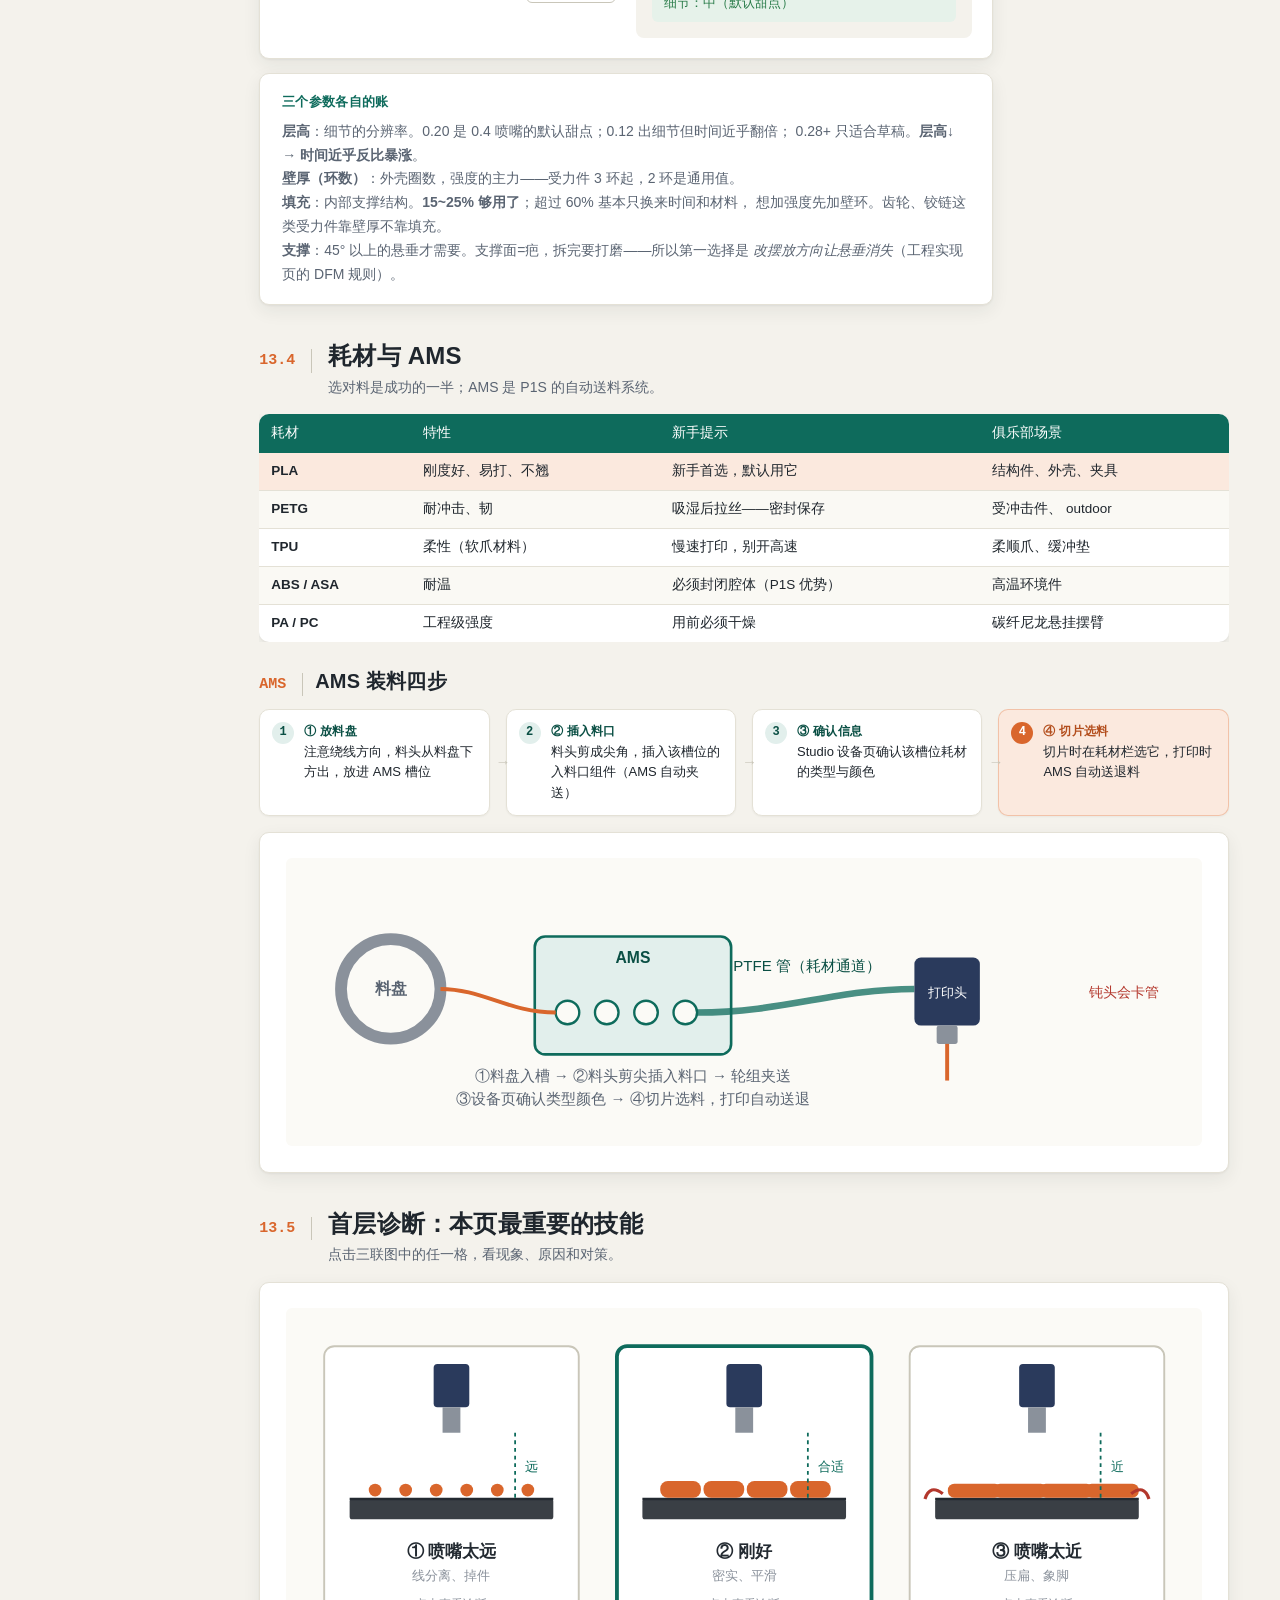
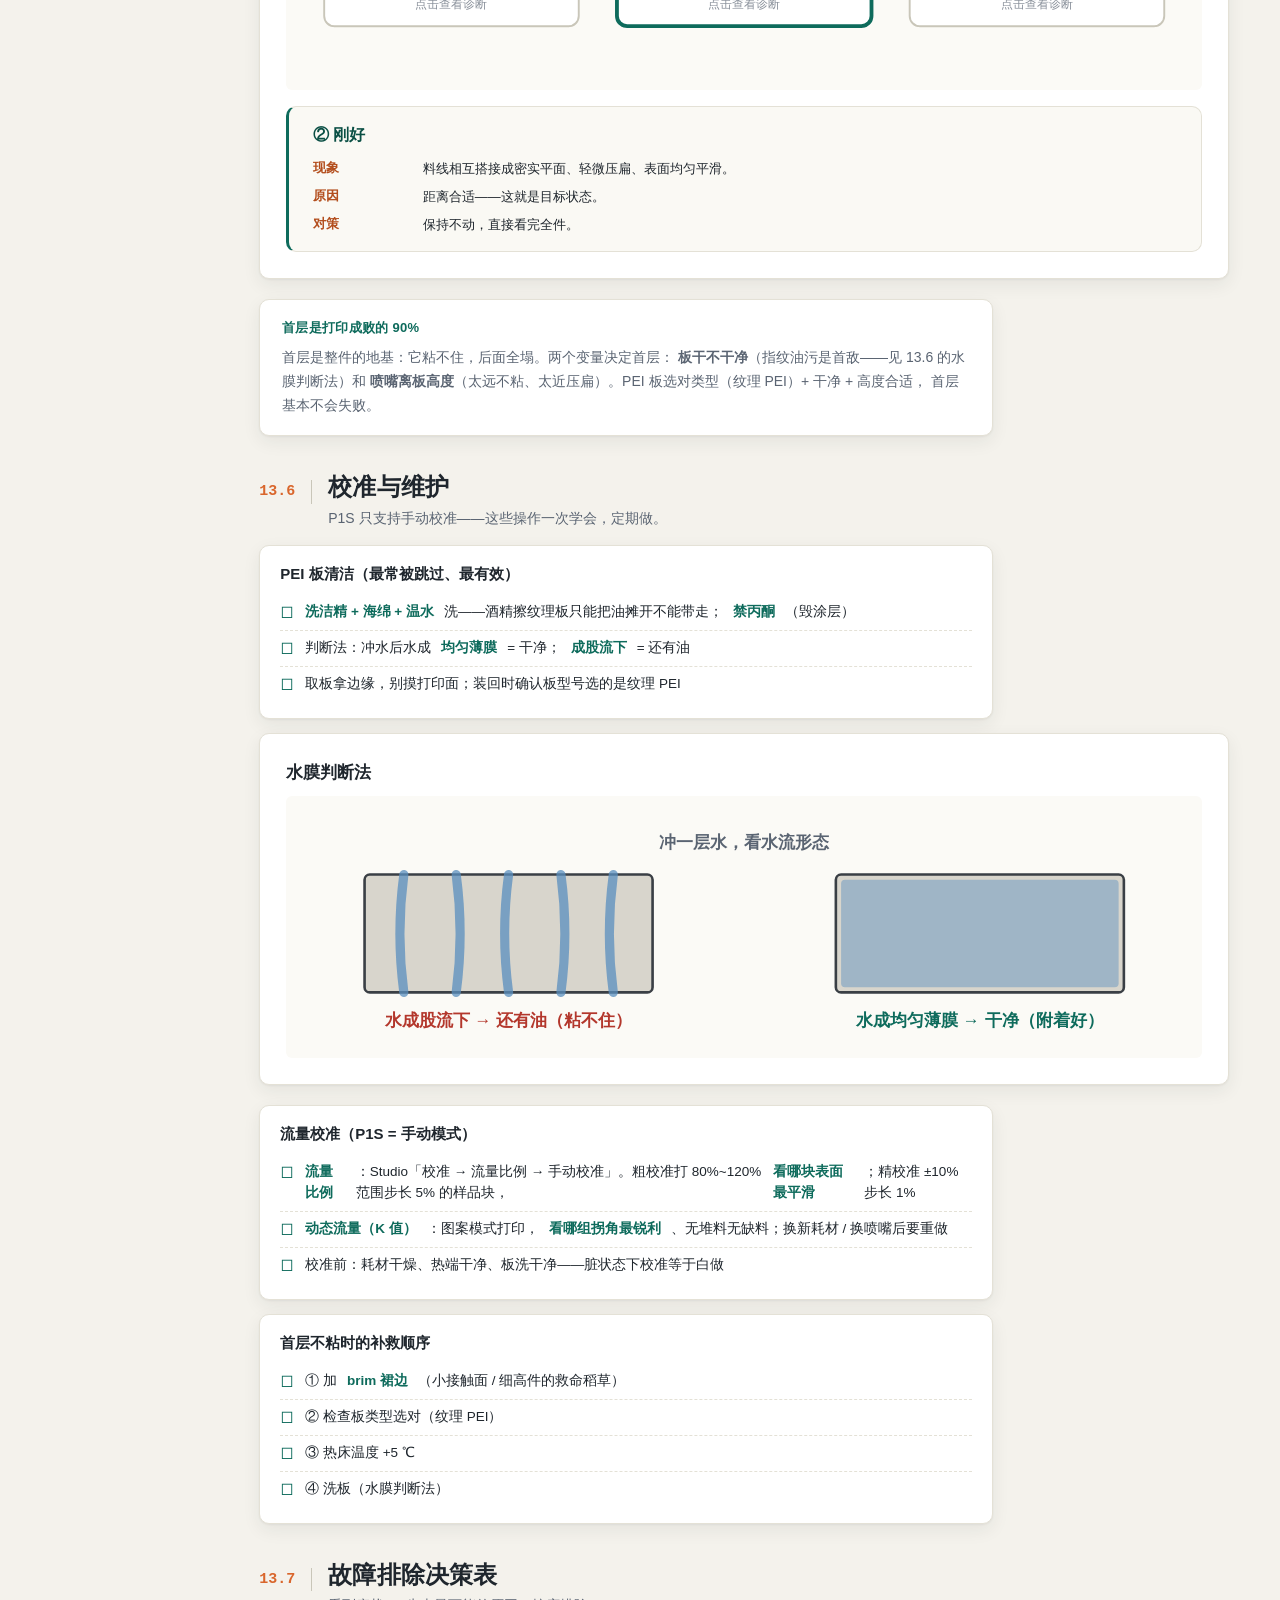
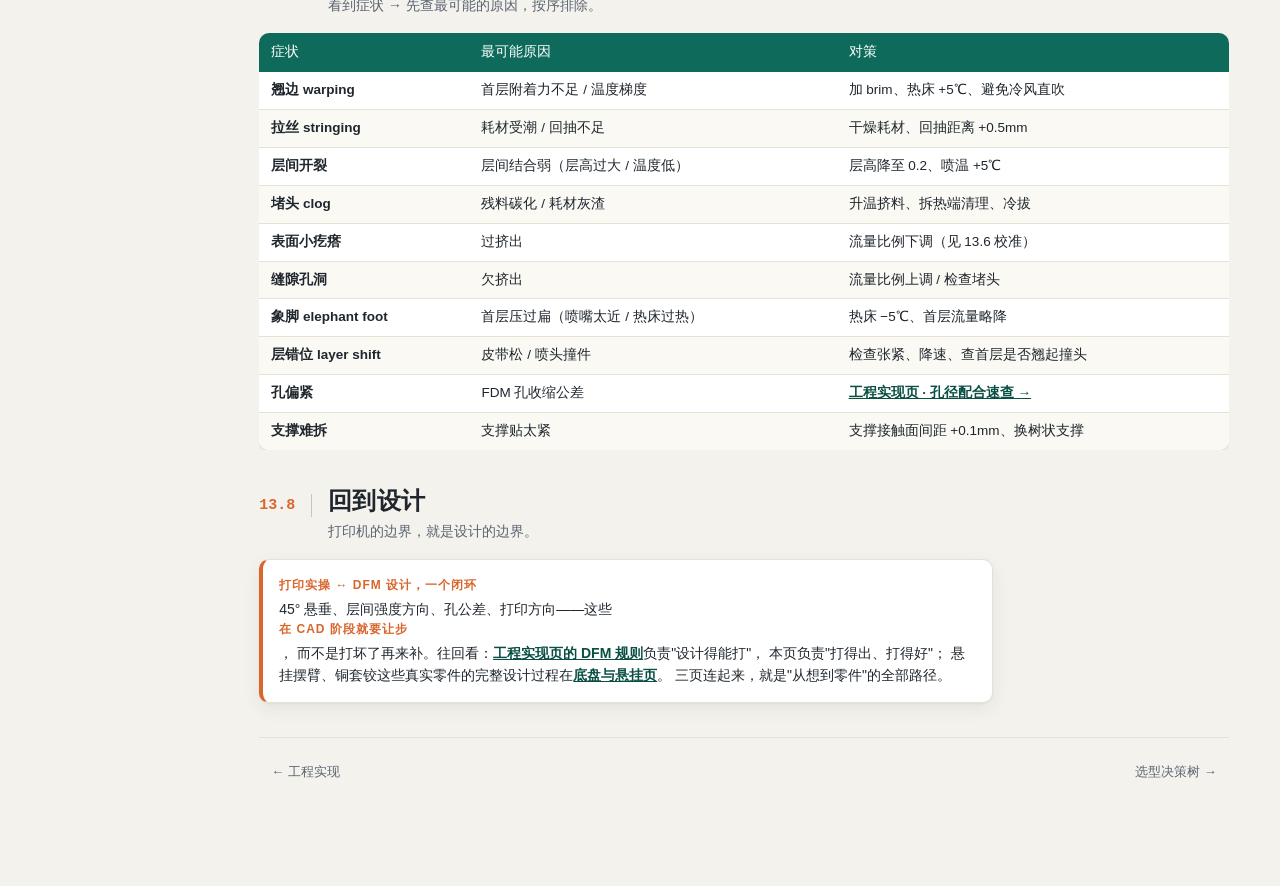
<file: part2_mechanisms/printing.html>
<!DOCTYPE html>
<html lang="zh-CN">
<head>
  <meta charset="UTF-8">
  <meta name="viewport" content="width=device-width, initial-scale=1">
  <title>3D 打印实操 · 机构设计 Part 2</title>
  <link rel="stylesheet" href="common/style.css">
  <style>
    /* ===== 本页专用：解剖图热点 + 信息面板 + 首层三联 ===== */
    .hotspot { cursor: pointer; }
    .hotspot .hs-hit { fill: transparent; }
    .hotspot .hs-ring {
      fill: #ffffff; stroke: var(--accent); stroke-width: 2;
      transition: fill var(--t-fast) var(--ease);
    }
    .hotspot .hs-num {
      font: 650 12.5px var(--mono); fill: var(--accent-deep);
      text-anchor: middle; dominant-baseline: middle; pointer-events: none;
    }
    .hotspot:hover .hs-ring { fill: var(--accent-soft); }
    .hotspot.active .hs-ring { fill: var(--accent); }
    .hotspot.active .hs-num { fill: #ffffff; }

    .anatomy-panel {
      margin-top: var(--sp-4);
      background: var(--bg-soft);
      border: 1px solid var(--line);
      border-left: 3px solid var(--accent);
      border-radius: var(--r-md);
      padding: var(--sp-4) var(--sp-5);
    }
    .anatomy-panel h4 {
      margin: 0 0 10px; font-size: 16px; color: var(--accent-deep);
      display: flex; align-items: baseline; gap: 10px; flex-wrap: wrap;
    }
    .anatomy-panel h4 .ap-en {
      font-family: var(--mono); font-size: 11.5px; color: var(--ink-faint); font-weight: 400;
    }
    .anatomy-panel dl {
      display: grid; grid-template-columns: 96px 1fr; gap: 7px 14px;
      margin: 0; font-size: 13px;
    }
    .anatomy-panel dt { color: var(--accent-2-deep); font-weight: 650; white-space: nowrap; }
    .anatomy-panel dd { margin: 0; color: var(--ink); line-height: 1.62; }

    .fl-panel { cursor: pointer; }
    .fl-panel .fl-frame {
      fill: #ffffff; stroke: var(--line-strong); stroke-width: 1.5;
      transition: stroke var(--t-fast) var(--ease), stroke-width var(--t-fast) var(--ease);
    }
    .fl-panel:hover .fl-frame { stroke: var(--accent-bright); }
    .fl-panel.active .fl-frame { stroke: var(--accent); stroke-width: 3; }

    .flow-steps li svg.flow-wire {
      width: 100%; max-width: 300px; height: auto; display: block;
      margin-top: 9px; background: var(--bg-soft);
      border: 1px solid var(--line); border-radius: 6px;
    }
    .sup-btn { padding: 4px 10px; }
    .inline-link { color: var(--accent-deep); font-weight: 600; }
  </style>
</head>
<body>
  <div class="app">
    <div id="sidebar-mount"></div>

    <main class="main">
      <header class="page-hero" data-reveal>
        <div class="ph-kicker">
          <span class="chip">第 13 页 · 落地</span>
          <span class="chip chip-ghost">≈ 30 min</span>
          <span class="chip chip-ghost">前置：12 工程实现</span>
        </div>
        <h1 class="ph-title">3D 打印实操 <span class="en">FDM Printing · Bambu Lab P1S</span></h1>
        <p class="ph-lead">
          这门课的零件一大半出自这台机器。上一页讲"怎么设计得能打"，这一页让零基础的你
          <strong>第一次打印就成功</strong>：认识机器、走完第一次打印、学会调参数、会诊断坏首层。
        </p>
        <div class="ph-tags">
          <span class="tag">FDM 熔融沉积建模</span>
          <span class="tag">切片 slicing</span>
          <span class="tag">首层 first layer</span>
          <span class="tag">AMS 多供料系统</span>
        </div>
      </header>

      <!-- ============ 13.1 认识机器 ============ -->
      <section data-reveal>
        <div class="sec-head">
          <span class="sec-num">13.1</span>
          <div>
            <h2>认识机器：P1S 解剖图</h2>
            <p class="sec-sub">点击图中的数字热点（8 个），下方面板显示该部件的"是什么 / 规格 / 它决定什么 / 新手误区"。</p>
          </div>
        </div>
        <div class="stage">
          <h3 style="margin:0 0 12px;">拓竹 Bambu Lab P1S · 正视 + 剖视混合示意</h3>
          <svg id="anatomy-svg" viewBox="0 0 760 560" role="img" aria-label="P1S 打印机解剖图，含 8 个可点击热点"></svg>
          <div class="anatomy-panel" id="anatomy-panel" aria-live="polite"></div>
        </div>
        <div class="cmp-note">
          <strong>关键事实速记：</strong>
          打印尺寸 <strong>256 × 256 × 256 mm</strong> · 工具头最大移动速度 <strong>500 mm/s</strong>、加速度 <strong>20 m/s²</strong>（约 2 g）·
          出厂 <strong>自动调平</strong>（热床下的 ABL 传感器逐点测高）· <strong>纹理 PEI</strong> 打印板 ·
          耗材兼容：<strong>PLA / PETG / TPU / PVA / PET</strong>（适合）、<strong>ABS / ASA</strong>（适合——封闭腔体正是 P1S 的优势）、
          <strong>PA / PC</strong>（可以，用前必须干燥）。
        </div>
        <figure class="photo-fig" data-reveal>
          <img src="figure/printer-bambu-p1s.png" alt="拓竹 Bambu Lab P1S 打印机（顶部带 AMS 多料系统）" loading="lazy">
          <figcaption><strong>拓竹 Bambu Lab P1S</strong>（顶部为 AMS 多色/多料系统）——封闭腔体 CoreXY 打印机。
          上面的解剖图是它的内部示意；这一张让你对照认识面板、腔门与顶盖 AMS，走进实验室能一眼认出这台机器。</figcaption>
        </figure>
      </section>

      <!-- ============ 13.2 第一次打印 · 七步流程 ============ -->
      <section data-reveal>
        <div class="sec-head">
          <span class="sec-num">13.2</span>
          <div>
            <h2>第一次打印：七步流程</h2>
            <p class="sec-sub">从装软件到机器开动——照着走，第一次就能成功。</p>
          </div>
        </div>
        <ol class="flow-steps vert">
          <li><b>① 安装 Bambu Studio（切片软件）</b>
            官网下载安装（Win10+）。安装向导里勾选 P1S 打印机和常用耗材预设；
            <em>Bambu 网络插件必须装</em>——它是远程发送打印任务的前提。
            <svg class="flow-wire" viewBox="0 0 300 70" aria-hidden="true">
              <rect x="10" y="12" width="280" height="46" rx="6" fill="none" stroke="var(--line-strong)" stroke-width="1.5"/>
              <rect x="22" y="22" width="70" height="26" rx="4" fill="#e2efec" stroke="#0e6b5c"/>
              <text x="57" y="39" text-anchor="middle" font-size="11" fill="#0a4f44">文件</text>
              <rect x="100" y="22" width="70" height="26" rx="4" fill="#e2efec" stroke="#0e6b5c"/>
              <text x="135" y="39" text-anchor="middle" font-size="11" fill="#0a4f44">切片</text>
              <rect x="178" y="22" width="70" height="26" rx="4" fill="#e2efec" stroke="#0e6b5c"/>
              <text x="213" y="39" text-anchor="middle" font-size="11" fill="#0a4f44">校准</text>
              <circle cx="268" cy="35" r="9" fill="#fbe9de" stroke="#d9662c" stroke-width="1.5"/>
              <text x="268" y="39" text-anchor="middle" font-size="10" fill="#b34e1d">🔍</text>
            </svg>
          </li>
          <li><b>② 绑定打印机</b>
            Bambu Handy App「设备 → 绑定打印机」扫码，或 Studio 里用 Pin 码 / 局域网 IP + 访问码；
            登录同一账号，设备列表自动同步。
          </li>
          <li><b>③ 新建项目、添加模型</b>
            主页「创建新项目」→ 工具栏「添加」导入模型，或直接把 .stl / .3mf / .step 拖进窗口。
            <svg class="flow-wire" viewBox="0 0 300 70" aria-hidden="true">
              <rect x="70" y="8" width="160" height="54" rx="6" fill="none" stroke="var(--line-strong)" stroke-width="1.5"/>
              <rect x="130" y="18" width="40" height="34" rx="3" fill="#e2efec" stroke="#0e6b5c" stroke-width="1.5"/>
              <rect x="142" y="30" width="16" height="22" rx="2" fill="#0e6b5c" opacity="0.35"/>
              <path d="M 100 35 h 22 M 105 30 l -6 5 6 5" stroke="#8a919b" stroke-width="1.5" fill="none"/>
              <path d="M 200 35 h 22 M 217 30 l 6 5 -6 5" stroke="#8a919b" stroke-width="1.5" fill="none"/>
            </svg>
          </li>
          <li><b>④ 选打印机 · 耗材 · 工艺</b>
            打印机选 <em>P1S · 0.4 喷嘴</em>；耗材选 PLA Basic 等；
            工艺用默认 <em>0.20 mm 层高</em>——0.4 喷嘴的合理默认，新手机械零件不要动它。
          </li>
          <li><b>⑤ 切片</b>
            右上「<em>切片单盘</em>」→ 右侧出现逐层预览、颜色方案、耗材用量、预估时间。
            看一眼支撑有没有把悬垂包住，再进下一步。
          </li>
          <li><b>⑥ 发送</b>
            同一局域网：直接「打印单盘」WLAN 发送；断网环境：导出切片文件到 SD 卡，
            插入打印机，屏幕「打印文件 → SD 卡」选文件。
          </li>
          <li><b>⑦ 开印：盯首层 5 分钟</b>
            发送窗口可勾选打印前「热床调平」。开始后<strong>首层前 5 分钟不要走开</strong>——
            90% 的失败发生在首层（见 13.5 诊断图）。首层完好，这件基本就成了。
          </li>
        </ol>
        <div class="cmp-note">
          <strong>切片（slicing）是什么：</strong>把 3D 模型横切成几百层、算出每一层喷嘴怎么走——
          输出 G-code 给打印机执行。CAD 负责"长什么样"，切片负责"怎么打出来"。
        </div>
      </section>

      <!-- ============ 13.3 切片参数 ============ -->
      <section data-reveal>
        <div class="sec-head">
          <span class="sec-num">13.3</span>
          <div>
            <h2>切片参数怎么定</h2>
            <p class="sec-sub">拖动滑块，看时间 / 强度 / 细节怎么互相挤兑——建立 trade-off 直觉。</p>
          </div>
        </div>
        <div class="calc-card">
          <div class="calc-title">参数权衡实验台</div>
          <div class="calc-desc">以一个 50×50×50 mm 的方块为例（相对估算，用于建立直觉，不是精确值）。</div>
          <div class="calc-grid">
            <div class="calc-params">
              <div class="param-row">
                <label for="pc-lh">层高 layer height <span class="val" id="pc-lh-val">0.20</span> mm</label>
                <input type="range" id="pc-lh" min="0.08" max="0.32" step="0.02" value="0.20">
              </div>
              <div class="param-row">
                <label for="pc-wl">壁厚 wall loops <span class="val" id="pc-wl-val">2</span> 环</label>
                <input type="range" id="pc-wl" min="1" max="5" step="1" value="2">
              </div>
              <div class="param-row">
                <label for="pc-if">填充密度 infill <span class="val" id="pc-if-val">20</span> %</label>
                <input type="range" id="pc-if" min="5" max="100" step="5" value="20">
              </div>
              <div class="param-row">
                <label>支撑 support
                  <select id="pc-sup" style="font-family:inherit; font-size:13px; padding:3px 8px; border-radius:6px; border:1px solid var(--line-strong); background:white;">
                    <option value="none" selected>无</option>
                    <option value="normal">正常</option>
                    <option value="surface">仅支撑面</option>
                  </select>
                </label>
              </div>
            </div>
            <div class="calc-output">
              <div class="co-row"><span class="co-label">层数（50 mm 高）</span><span class="co-value" id="pc-layers">250</span></div>
              <div class="co-row"><span class="co-label">预估时间（相对值）</span><span class="co-value" id="pc-time">1.0×</span></div>
              <div class="calc-verdict ok" id="pc-strength">强度：中</div>
              <div class="calc-verdict ok" id="pc-detail">细节：中</div>
            </div>
          </div>
        </div>
        <div class="formula-block">
          <div class="f-title">三个参数各自的账</div>
          <div class="f-note">
            <strong>层高</strong>：细节的分辨率。0.20 是 0.4 喷嘴的默认甜点；0.12 出细节但时间近乎翻倍；
            0.28+ 只适合草稿。<strong>层高↓ → 时间近乎反比暴涨</strong>。
            <br><strong>壁厚（环数）</strong>：外壳圈数，强度的主力——受力件 3 环起，2 环是通用值。
            <br><strong>填充</strong>：内部支撑结构。<strong>15~25% 够用了</strong>；超过 60% 基本只换来时间和材料，
            想加强度先加壁环。齿轮、铰链这类受力件靠壁厚不靠填充。
            <br><strong>支撑</strong>：45° 以上的悬垂才需要。支撑面=疤，拆完要打磨——所以第一选择是
            <em>改摆放方向让悬垂消失</em>（工程实现页的 DFM 规则）。
          </div>
        </div>
      </section>

      <!-- ============ 13.4 耗材与 AMS ============ -->
      <section data-reveal>
        <div class="sec-head">
          <span class="sec-num">13.4</span>
          <div>
            <h2>耗材与 AMS</h2>
            <p class="sec-sub">选对料是成功的一半；AMS 是 P1S 的自动送料系统。</p>
          </div>
        </div>
        <div class="data-table-wrap">
          <table class="data-table">
            <thead><tr><th>耗材</th><th>特性</th><th>新手提示</th><th>俱乐部场景</th></tr></thead>
            <tbody>
              <tr class="hl"><td><strong>PLA</strong></td><td>刚度好、易打、不翘</td><td>新手首选，默认用它</td><td>结构件、外壳、夹具</td></tr>
              <tr><td><strong>PETG</strong></td><td>耐冲击、韧</td><td>吸湿后拉丝——密封保存</td><td>受冲击件、 outdoor</td></tr>
              <tr><td><strong>TPU</strong></td><td>柔性（软爪材料）</td><td>慢速打印，别开高速</td><td>柔顺爪、缓冲垫</td></tr>
              <tr><td><strong>ABS / ASA</strong></td><td>耐温</td><td>必须封闭腔体（P1S 优势）</td><td>高温环境件</td></tr>
              <tr><td><strong>PA / PC</strong></td><td>工程级强度</td><td>用前必须干燥</td><td>碳纤尼龙悬挂摆臂</td></tr>
            </tbody>
          </table>
        </div>
        <div class="sec-head sm"><span class="sec-num">AMS</span><h2>AMS 装料四步</h2></div>
        <ol class="flow-steps">
          <li><b>① 放料盘</b>注意绕线方向，料头从料盘下方出，放进 AMS 槽位</li>
          <li><b>② 插入料口</b>料头剪成尖角，插入该槽位的入料口组件（AMS 自动夹送）</li>
          <li><b>③ 确认信息</b>Studio 设备页确认该槽位耗材的类型与颜色</li>
          <li><b>④ 切片选料</b>切片时在耗材栏选它，打印时 AMS 自动送退料</li>
        </ol>
        <div class="stage">
          <svg id="ams-svg" viewBox="0 0 700 220" role="img" aria-label="AMS 料道路径示意"></svg>
        </div>
      </section>

      <!-- ============ 13.5 首层诊断 ============ -->
      <section data-reveal>
        <div class="sec-head">
          <span class="sec-num">13.5</span>
          <div>
            <h2>首层诊断：本页最重要的技能</h2>
            <p class="sec-sub">点击三联图中的任一格，看现象、原因和对策。</p>
          </div>
        </div>
        <div class="stage">
          <svg id="fl-svg" viewBox="0 0 720 300" role="img" aria-label="首层三联诊断图"></svg>
          <div class="anatomy-panel" id="fl-panel" aria-live="polite" style="margin-top:16px;"></div>
        </div>
        <div class="formula-block">
          <div class="f-title">首层是打印成败的 90%</div>
          <div class="f-note">
            首层是整件的地基：它粘不住，后面全塌。两个变量决定首层：
            <strong>板干不干净</strong>（指纹油污是首敌——见 13.6 的水膜判断法）和
            <strong>喷嘴离板高度</strong>（太远不粘、太近压扁）。PEI 板选对类型（纹理 PEI）+ 干净 + 高度合适，
            首层基本不会失败。
          </div>
        </div>
      </section>

      <!-- ============ 13.6 校准与维护 ============ -->
      <section data-reveal>
        <div class="sec-head">
          <span class="sec-num">13.6</span>
          <div>
            <h2>校准与维护</h2>
            <p class="sec-sub">P1S 只支持手动校准——这些操作一次学会，定期做。</p>
          </div>
        </div>
        <div class="checklist">
          <div class="cl-title">PEI 板清洁（最常被跳过、最有效）</div>
          <ul>
            <li><strong>洗洁精 + 海绵 + 温水</strong>洗——酒精擦纹理板只能把油摊开不能带走；<strong>禁丙酮</strong>（毁涂层）</li>
            <li>判断法：冲水后水成<strong>均匀薄膜</strong> = 干净；<strong>成股流下</strong> = 还有油</li>
            <li>取板拿边缘，别摸打印面；装回时确认板型号选的是纹理 PEI</li>
          </ul>
        </div>
        <div class="stage">
          <h3>水膜判断法</h3>
          <svg id="wm-svg" viewBox="0 0 700 200" role="img" aria-label="水膜判断法示意"></svg>
        </div>
        <div class="checklist">
          <div class="cl-title">流量校准（P1S = 手动模式）</div>
          <ul>
            <li><strong>流量比例</strong>：Studio「校准 → 流量比例 → 手动校准」。粗校准打 80%~120% 范围步长 5% 的样品块，<strong>看哪块表面最平滑</strong>；精校准 ±10% 步长 1%</li>
            <li><strong>动态流量（K 值）</strong>：图案模式打印，<strong>看哪组拐角最锐利</strong>、无堆料无缺料；换新耗材 / 换喷嘴后要重做</li>
            <li>校准前：耗材干燥、热端干净、板洗干净——脏状态下校准等于白做</li>
          </ul>
        </div>
        <div class="checklist">
          <div class="cl-title">首层不粘时的补救顺序</div>
          <ul>
            <li>① 加 <strong>brim 裙边</strong>（小接触面 / 细高件的救命稻草）</li>
            <li>② 检查板类型选对（纹理 PEI）</li>
            <li>③ 热床温度 +5 ℃</li>
            <li>④ 洗板（水膜判断法）</li>
          </ul>
        </div>
      </section>

      <!-- ============ 13.7 故障排除 ============ -->
      <section data-reveal>
        <div class="sec-head">
          <span class="sec-num">13.7</span>
          <div>
            <h2>故障排除决策表</h2>
            <p class="sec-sub">看到症状 → 先查最可能的原因，按序排除。</p>
          </div>
        </div>
        <div class="data-table-wrap">
          <table class="data-table">
            <thead><tr><th>症状</th><th>最可能原因</th><th>对策</th></tr></thead>
            <tbody>
              <tr><td><strong>翘边 warping</strong></td><td>首层附着力不足 / 温度梯度</td><td>加 brim、热床 +5℃、避免冷风直吹</td></tr>
              <tr><td><strong>拉丝 stringing</strong></td><td>耗材受潮 / 回抽不足</td><td>干燥耗材、回抽距离 +0.5mm</td></tr>
              <tr><td><strong>层间开裂</strong></td><td>层间结合弱（层高过大 / 温度低）</td><td>层高降至 0.2、喷温 +5℃</td></tr>
              <tr><td><strong>堵头 clog</strong></td><td>残料碳化 / 耗材灰渣</td><td>升温挤料、拆热端清理、冷拔</td></tr>
              <tr><td><strong>表面小疙瘩</strong></td><td>过挤出</td><td>流量比例下调（见 13.6 校准）</td></tr>
              <tr><td><strong>缝隙孔洞</strong></td><td>欠挤出</td><td>流量比例上调 / 检查堵头</td></tr>
              <tr><td><strong>象脚 elephant foot</strong></td><td>首层压过扁（喷嘴太近 / 热床过热）</td><td>热床 −5℃、首层流量略降</td></tr>
              <tr><td><strong>层错位 layer shift</strong></td><td>皮带松 / 喷头撞件</td><td>检查张紧、降速、查首层是否翘起撞头</td></tr>
              <tr><td><strong>孔偏紧</strong></td><td>FDM 孔收缩公差</td><td><a class="inline-link" href="engineering.html">工程实现页 · 孔径配合速查 →</a></td></tr>
              <tr><td><strong>支撑难拆</strong></td><td>支撑贴太紧</td><td>支撑接触面间距 +0.1mm、换树状支撑</td></tr>
            </tbody>
          </table>
        </div>
      </section>

      <!-- ============ 13.8 回到设计 ============ -->
      <section data-reveal>
        <div class="sec-head">
          <span class="sec-num">13.8</span>
          <div>
            <h2>回到设计</h2>
            <p class="sec-sub">打印机的边界，就是设计的边界。</p>
          </div>
        </div>
        <div class="case-callout">
          <div class="text">
            <strong>打印实操 ↔ DFM 设计，一个闭环</strong>
            45° 悬垂、层间强度方向、孔公差、打印方向——这些<strong>在 CAD 阶段就要让步</strong>，
            而不是打坏了再来补。往回看：<a class="inline-link" href="engineering.html">工程实现页的 DFM 规则</a>负责"设计得能打"，
            本页负责"打得出、打得好"；
            悬挂摆臂、铜套铰这些真实零件的完整设计过程在<a class="inline-link" href="chassis.html">底盘与悬挂页</a>。
            三页连起来，就是"从想到零件"的全部路径。
          </div>
        </div>
        <div class="page-nav">
          <a href="engineering.html">← 工程实现</a>
          <a href="wrap-up.html">选型决策树 →</a>
        </div>
      </section>
    </main>
  </div>

  <script type="module">
    import { injectSidebar } from './common/sidebar.js';
    injectSidebar('printing');

    /* ============================================================
     * 13.1 P1S 解剖图：8 个热点 + 信息面板
     * ============================================================ */
    (function () {
      const svgEl = document.getElementById('anatomy-svg');
      const panel = document.getElementById('anatomy-panel');
      const NS = 'http://www.w3.org/2000/svg';
      const el = (tag, attrs = {}) => {
        const e = document.createElementNS(NS, tag);
        for (const [k, v] of Object.entries(attrs)) e.setAttribute(k, v);
        return e;
      };

      // —— 机身线框 ——
      // 外壳（封闭机箱）
      svgEl.appendChild(el('rect', { x: 140, y: 60, width: 480, height: 470, rx: 10, fill: '#fbfaf6', stroke: '#3a3f45', 'stroke-width': 3 }));
      // 玻璃门示意（前半透明）
      svgEl.appendChild(el('rect', { x: 156, y: 76, width: 448, height: 438, rx: 6, fill: '#e8f0ee', opacity: 0.5, stroke: '#8a919b', 'stroke-width': 1.5 }));
      // 打印腔体边界 256³（示意）
      svgEl.appendChild(el('rect', { x: 240, y: 200, width: 280, height: 260, fill: 'none', stroke: '#8a919b', 'stroke-width': 1.2, 'stroke-dasharray': '6 5' }));
      const ct = el('text', { x: 380, y: 192, 'text-anchor': 'middle', fill: '#8a919b', 'font-size': 11 });
      ct.textContent = '打印空间 256×256×256'; svgEl.appendChild(ct);
      // 热床
      svgEl.appendChild(el('rect', { x: 250, y: 436, width: 260, height: 16, rx: 3, fill: '#3a3f45' }));
      const bt2 = el('text', { x: 380, y: 470, 'text-anchor': 'middle', fill: '#5a6472', 'font-size': 11 });
      bt2.textContent = '热床 + 纹理 PEI 板'; svgEl.appendChild(bt2);
      // X/Y 门架（顶梁 + 竖梁）
      svgEl.appendChild(el('rect', { x: 230, y: 118, width: 300, height: 14, rx: 3, fill: '#aab0b8' }));
      svgEl.appendChild(el('rect', { x: 352, y: 118, width: 14, height: 90, rx: 3, fill: '#aab0b8' }));
      // 打印头
      svgEl.appendChild(el('rect', { x: 330, y: 132, width: 58, height: 62, rx: 5, fill: '#2a3a5c' }));
      svgEl.appendChild(el('rect', { x: 348, y: 194, width: 22, height: 18, rx: 2, fill: '#8a919b' }));
      // 打印中的模型（示意小方块 + 层纹）
      svgEl.appendChild(el('rect', { x: 330, y: 392, width: 100, height: 44, fill: '#d9662c', opacity: 0.85, rx: 2 }));
      for (let i = 1; i < 5; i++) {
        svgEl.appendChild(el('line', { x1: 330, y1: 392 + i * 8.5, x2: 430, y2: 392 + i * 8.5, stroke: '#b34e1d', 'stroke-width': 1 }));
      }
      // AMS（顶部，四料道）
      svgEl.appendChild(el('rect', { x: 200, y: 8, width: 360, height: 44, rx: 8, fill: '#e2efec', stroke: '#0e6b5c', 'stroke-width': 2 }));
      for (let i = 0; i < 4; i++) {
        svgEl.appendChild(el('circle', { cx: 240 + i * 90, cy: 30, r: 15, fill: '#fbfaf6', stroke: '#0e6b5c', 'stroke-width': 1.5 }));
        svgEl.appendChild(el('circle', { cx: 240 + i * 90, cy: 30, r: 6, fill: ['#d9662c', '#0e6b5c', '#8a919b', '#b3372c'][i] }));
      }
      // PTFE 管（AMS → 打印头）
      svgEl.appendChild(el('path', { d: 'M 380 52 C 380 90 359 100 359 132', fill: 'none', stroke: '#0e6b5c', 'stroke-width': 3, opacity: 0.6 }));
      // 料架（背板 + 料盘）
      svgEl.appendChild(el('rect', { x: 20, y: 150, width: 90, height: 160, rx: 6, fill: '#f2efe6', stroke: '#c9c6b9', 'stroke-width': 1.5 }));
      svgEl.appendChild(el('circle', { cx: 65, cy: 200, r: 34, fill: 'none', stroke: '#8a919b', 'stroke-width': 8 }));
      svgEl.appendChild(el('circle', { cx: 65, cy: 268, r: 34, fill: 'none', stroke: '#d9662c', 'stroke-width': 8 }));
      // 屏幕
      svgEl.appendChild(el('rect', { x: 632, y: 240, width: 46, height: 66, rx: 5, fill: '#232a31' }));
      const st2 = el('text', { x: 655, y: 278, 'text-anchor': 'middle', fill: '#7fd6c2', 'font-size': 9 });
      st2.textContent = '触屏'; svgEl.appendChild(st2);

      // —— 8 个热点 ——
      const HOTSPOTS = [
        { x: 359, y: 163, n: 1, t: '打印头 / 工具头', en: 'Toolhead',
          what: '全金属热端 + 0.4 mm 不锈钢喷嘴，最高 300 ℃；风扇闭环控速。',
          spec: '热端 300 ℃ · 喷嘴 0.4 · 最大移速 500 mm/s、加速度 20 m/s²',
          matter: '喷嘴直径决定层高下限与细节分辨率；热端温度上限决定能打什么料。',
          pitfall: '换料后不挤料 → 先升温手动挤一段确认通道畅通再开印。' },
        { x: 380, y: 444, n: 2, t: '热床（纹理 PEI 板）', en: 'Heatbed · Textured PEI',
          what: '加热平台，表面是带纹理的 PEI 涂层——首层附着力的来源。',
          spec: '温度按耗材自动设定（PLA 约 35~45 ℃ 量级预热逻辑由切片给定）',
          matter: '板的干净程度直接决定首层成败；纹理面打完冷却后工件自动好取。',
          pitfall: '用手摸打印面 = 上一枚指纹 = 一块粘不住的区域。' },
        { x: 300, y: 300, n: 3, t: '打印腔体', en: 'Build Chamber',
          what: '封闭机箱（塑料 + 玻璃门）围出的成型空间。',
          spec: '256 × 256 × 256 mm',
          matter: '封闭腔体 = 稳定温度场 → ABS/ASA 不翘边的关键；也是 P1S 相对开放机型的核心优势。',
          pitfall: '设计零件超尺寸打不下——CAD 阶段就要对齐 256 这个数。' },
        { x: 380, y: 30, n: 4, t: 'AMS（料道×4）', en: 'Auto Material System',
          what: '自动多色供料系统：4 个槽位、自动送退料、内置烘干逻辑。',
          spec: '4 料道 × 1.0 kg 料盘',
          matter: '多色 / 多材料一件成型；换色自动剪接，代价是换色 purge 浪费一些料。',
          pitfall: '料头必须剪尖角再插入料口——钝头卡在 PTFE 管里是最常见的送料故障。' },
        { x: 65, y: 200, n: 5, t: '背置料架', en: 'Spool Holder',
          what: '机外干燥料存放位（不用 AMS 的单色打印走这里）。',
          spec: '适配 1 kg 料盘',
          matter: 'PA/PETG 等吸湿料的临时中转；长期存放建议干燥盒。',
          pitfall: '料盘缠绕（spaghetti）→ 打印中途断料——开印前理顺料线。' },
        { x: 359, y: 125, n: 6, t: 'X/Y 门架', en: 'Gantry',
          what: '顶置十字滑轨，打印头在它上面做平面运动。',
          spec: '最大移速 500 mm/s、加速度 20 m/s²',
          matter: '加速度决定实际速度——小零件全是加减速段，"标称速度"用不满。',
          pitfall: '层错位（layer shift）先查皮带张紧与撞料。' },
        { x: 655, y: 273, n: 7, t: '触摸屏', en: 'Touch Screen',
          what: '机上控制：打印文件选择、调平 / 校准入口、耗材操作。',
          spec: '侧置触屏',
          matter: '无网环境的操控中心（SD 卡打印全靠它）。',
          pitfall: '「校准」菜单里 P1S 只有手动选项——别找"自动校准"。' },
        { x: 380, y: 530, n: 8, t: '底座 / 主控', en: 'Base',
          what: '主板、电源、滤芯仓都在底座里；活性炭过滤打印异味。',
          spec: '闭环风扇控制',
          matter: '稳定性与散热的底座（字面意义）。',
          pitfall: '别堵进出风口——ABS 长时间打印会热累积。' },
      ];

      HOTSPOTS.forEach((h) => {
        const g = el('g', { class: 'hotspot', 'data-k': h.n, transform: `translate(${h.x},${h.y})` });
        g.appendChild(el('circle', { class: 'hs-hit', r: 16 }));
        g.appendChild(el('circle', { class: 'hs-ring', r: 13 }));
        const num = el('text', { class: 'hs-num', y: 1 });
        num.textContent = h.n; g.appendChild(num);
        svgEl.appendChild(g);
      });

      function show(h) {
        svgEl.querySelectorAll('.hotspot').forEach(g => g.classList.toggle('active', +g.dataset.k === h.n));
        panel.innerHTML = `<h4>${h.t} <span class="ap-en">${h.en}</span></h4>
          <dl>
            <dt>是什么</dt><dd>${h.what}</dd>
            <dt>规格</dt><dd>${h.spec}</dd>
            <dt>它决定</dt><dd>${h.matter}</dd>
            <dt>新手误区</dt><dd>${h.pitfall}</dd>
          </dl>`;
      }
      svgEl.querySelectorAll('.hotspot').forEach(g => {
        g.addEventListener('click', () => show(HOTSPOTS.find(h => h.n === +g.dataset.k)));
      });
      show(HOTSPOTS[0]);
    })();

    /* ============================================================
     * 13.4 AMS 料道示意
     * ============================================================ */
    (function () {
      const svgEl = document.getElementById('ams-svg');
      const NS = 'http://www.w3.org/2000/svg';
      const el = (tag, attrs = {}, text) => {
        const e = document.createElementNS(NS, tag);
        for (const [k, v] of Object.entries(attrs)) e.setAttribute(k, v);
        if (text) e.textContent = text;
        return e;
      };
      // 料盘 → AMS 轮组 → PTFE 管 → 打印头
      svgEl.appendChild(el('circle', { cx: 80, cy: 100, r: 38, fill: 'none', stroke: '#8a919b', 'stroke-width': 9 }));
      const p1 = el('text', { x: 80, y: 104, 'text-anchor': 'middle', fill: '#5a6472', 'font-size': 12, 'font-weight': 600 });
      p1.textContent = '料盘'; svgEl.appendChild(p1);
      // AMS 箱
      svgEl.appendChild(el('rect', { x: 190, y: 60, width: 150, height: 90, rx: 8, fill: '#e2efec', stroke: '#0e6b5c', 'stroke-width': 2 }));
      const p2 = el('text', { x: 265, y: 80, 'text-anchor': 'middle', fill: '#0a4f44', 'font-size': 12, 'font-weight': 650 });
      p2.textContent = 'AMS'; svgEl.appendChild(p2);
      // 轮组
      [215, 245, 275, 305].forEach((cx, i) => {
        svgEl.appendChild(el('circle', { cx, cy: 118, r: 9, fill: '#fbfaf6', stroke: '#0e6b5c', 'stroke-width': 1.8 }));
      });
      // 料线：盘 → AMS
      svgEl.appendChild(el('path', { d: 'M 118 100 C 150 100 170 118 206 118', fill: 'none', stroke: '#d9662c', 'stroke-width': 3 }));
      // PTFE 管
      svgEl.appendChild(el('path', { d: 'M 314 118 C 380 118 420 100 480 100', fill: 'none', stroke: '#0e6b5c', 'stroke-width': 5, opacity: 0.75 }));
      const p3 = el('text', { x: 398, y: 86, 'text-anchor': 'middle', fill: '#0a4f44', 'font-size': 11.5 });
      p3.textContent = 'PTFE 管（耗材通道）'; svgEl.appendChild(p3);
      // 打印头
      svgEl.appendChild(el('rect', { x: 480, y: 76, width: 50, height: 52, rx: 5, fill: '#2a3a5c' }));
      svgEl.appendChild(el('rect', { x: 497, y: 128, width: 16, height: 14, rx: 2, fill: '#8a919b' }));
      const p4 = el('text', { x: 505, y: 106, 'text-anchor': 'middle', fill: 'white', 'font-size': 10 });
      p4.textContent = '打印头'; svgEl.appendChild(p4);
      // 出料
      svgEl.appendChild(el('path', { d: 'M 505 142 L 505 170', stroke: '#d9662c', 'stroke-width': 3, fill: 'none' }));
      // 说明
      const notes = [
        [265, 170, '①料盘入槽 → ②料头剪尖插入料口 → 轮组夹送', '#5a6472', 11.5],
        [265, 188, '③设备页确认类型颜色 → ④切片选料，打印自动送退', '#5a6472', 11.5],
      ];
      notes.forEach(([x, y, txt, c, fs]) => {
        const t = el('text', { x, y, 'text-anchor': 'middle', fill: c, 'font-size': fs });
        t.textContent = txt; svgEl.appendChild(t);
      });
      // 警示
      const warn = el('text', { x: 640, y: 106, fill: '#b3372c', 'font-size': 11, 'text-anchor': 'middle' });
      warn.textContent = '钝头会卡管'; svgEl.appendChild(warn);
    })();

    /* ============================================================
     * 13.5 首层三联诊断
     * ============================================================ */
    (function () {
      const svgEl = document.getElementById('fl-svg');
      const panel = document.getElementById('fl-panel');
      const NS = 'http://www.w3.org/2000/svg';
      const el = (tag, attrs = {}, text) => {
        const e = document.createElementNS(NS, tag);
        for (const [k, v] of Object.entries(attrs)) e.setAttribute(k, v);
        if (text) e.textContent = text;
        return e;
      };

      const CASES = [
        { k: 'far', t: '① 喷嘴太远', lines: 'separate',
          sym: '料线一颗颗分离、互不粘连；首层像撒在板上的珠子，轻碰即掉。',
          cause: '喷嘴与板距离过大（Z 偏移过高）或热床没调平。',
          fix: '降低 Z 偏移（每次 −0.05mm 试）；重跑自动调平。' },
        { k: 'ok', t: '② 刚好', lines: 'joined',
          sym: '料线相互搭接成密实平面、轻微压扁、表面均匀平滑。',
          cause: '距离合适——这就是目标状态。',
          fix: '保持不动，直接看完全件。' },
        { k: 'near', t: '③ 喷嘴太近', lines: 'squished',
          sym: '料被过度压扁挤向两侧、边缘翘起"象脚"、喷嘴刮擦板面有擦痕。',
          cause: 'Z 偏移过低；热床过高温度叠加会加重。',
          fix: '升高 Z 偏移（+0.05mm 逐步）；象脚可降热床 5℃。' },
      ];

      CASES.forEach((c, i) => {
        const ox = 30 + i * 230;
        const g = el('g', { class: 'fl-panel', 'data-k': c.k });
        g.appendChild(el('rect', { class: 'fl-frame', x: ox, y: 30, width: 200, height: 220, rx: 8 }));
        // 喷嘴
        g.appendChild(el('rect', { x: ox + 86, y: 44, width: 28, height: 34, rx: 3, fill: '#2a3a5c' }));
        g.appendChild(el('rect', { x: ox + 93, y: 78, width: 14, height: 20, fill: '#8a919b' }));
        // 喷嘴与板的距离（差异）
        const gapY = c.k === 'far' ? 108 : c.k === 'ok' ? 122 : 136;
        // 板
        g.appendChild(el('rect', { x: ox + 20, y: 150, width: 160, height: 16, rx: 2, fill: '#3a3f45' }));
        g.appendChild(el('line', { x1: ox + 20, y1: 150, x2: ox + 180, y2: 150, stroke: '#232a31', 'stroke-width': 2 }));
        // 挤出的料线
        if (c.lines === 'separate') {
          for (let j = 0; j < 6; j++) {
            g.appendChild(el('circle', { cx: ox + 40 + j * 24, cy: 143, r: 5, fill: '#d9662c' }));
          }
        } else if (c.lines === 'joined') {
          for (let j = 0; j < 4; j++) {
            g.appendChild(el('rect', { x: ox + 34 + j * 34, y: 136, width: 32, height: 13, rx: 6, fill: '#d9662c' }));
          }
        } else {
          for (let j = 0; j < 4; j++) {
            g.appendChild(el('rect', { x: ox + 30 + j * 36, y: 138, width: 42, height: 11, rx: 5, fill: '#d9662c' }));
          }
          // 象脚翘边
          g.appendChild(el('path', { d: `M ${ox + 26} 146 q -10 -8 -14 4`, stroke: '#b3372c', 'stroke-width': 2.5, fill: 'none' }));
          g.appendChild(el('path', { d: `M ${ox + 174} 146 q 10 -8 14 4`, stroke: '#b3372c', 'stroke-width': 2.5, fill: 'none' }));
        }
        // 距离标注
        g.appendChild(el('line', { x1: ox + 150, y1: 98, x2: ox + 150, y2: 150, stroke: '#0e6b5c', 'stroke-width': 1.4, 'stroke-dasharray': '3 3' }));
        const gapTxt = el('text', { x: ox + 158, y: 128, fill: '#0e6b5c', 'font-size': 10.5 });
        gapTxt.textContent = c.k === 'far' ? '远' : c.k === 'ok' ? '合适' : '近';
        g.appendChild(gapTxt);
        // 标题
        const tt = el('text', { x: ox + 100, y: 196, 'text-anchor': 'middle', fill: '#232a31', 'font-size': 13.5, 'font-weight': 650 });
        tt.textContent = c.t; g.appendChild(tt);
        const sub = el('text', { x: ox + 100, y: 214, 'text-anchor': 'middle', fill: '#8a919b', 'font-size': 10.5 });
        sub.textContent = ['线分离、掉件', '密实、平滑', '压扁、象脚'][i];
        g.appendChild(sub);
        // 点击提示
        const hint = el('text', { x: ox + 100, y: 236, 'text-anchor': 'middle', fill: '#8a919b', 'font-size': 9.5 });
        hint.textContent = '点击查看诊断'; g.appendChild(hint);
        svgEl.appendChild(g);
      });

      function show(c) {
        svgEl.querySelectorAll('.fl-panel').forEach(g => g.classList.toggle('active', g.dataset.k === c.k));
        panel.innerHTML = `<h4>${c.t}</h4>
          <dl>
            <dt>现象</dt><dd>${c.sym}</dd>
            <dt>原因</dt><dd>${c.cause}</dd>
            <dt>对策</dt><dd>${c.fix}</dd>
          </dl>`;
      }
      svgEl.querySelectorAll('.fl-panel').forEach(g => {
        g.addEventListener('click', () => show(CASES.find(c => c.k === g.dataset.k)));
      });
      show(CASES[1]);
    })();

    /* ============================================================
     * 13.6 水膜判断法
     * ============================================================ */
    (function () {
      const svgEl = document.getElementById('wm-svg');
      const NS = 'http://www.w3.org/2000/svg';
      const el = (tag, attrs = {}, text) => {
        const e = document.createElementNS(NS, tag);
        for (const [k, v] of Object.entries(attrs)) e.setAttribute(k, v);
        if (text) e.textContent = text;
        return e;
      };
      // 左：脏板（水成股）
      svgEl.appendChild(el('rect', { x: 60, y: 60, width: 220, height: 90, rx: 4, fill: '#d8d5cc', stroke: '#3a3f45', 'stroke-width': 2 }));
      [90, 130, 170, 210, 250].forEach((x, i) => {
        svgEl.appendChild(el('path', { d: `M ${x} 60 q ${i % 2 ? 6 : -6} 45 0 90`, stroke: '#5a8fbf', 'stroke-width': 7, fill: 'none', opacity: 0.75, 'stroke-linecap': 'round' }));
      });
      const t1 = el('text', { x: 170, y: 176, 'text-anchor': 'middle', fill: '#b3372c', 'font-size': 13, 'font-weight': 650 });
      t1.textContent = '水成股流下 → 还有油（粘不住）'; svgEl.appendChild(t1);
      // 右：净板（水成膜）
      svgEl.appendChild(el('rect', { x: 420, y: 60, width: 220, height: 90, rx: 4, fill: '#d8d5cc', stroke: '#3a3f45', 'stroke-width': 2 }));
      svgEl.appendChild(el('rect', { x: 424, y: 64, width: 212, height: 82, rx: 3, fill: '#5a8fbf', opacity: 0.45 }));
      const t2 = el('text', { x: 530, y: 176, 'text-anchor': 'middle', fill: '#0e6b5c', 'font-size': 13, 'font-weight': 650 });
      t2.textContent = '水成均匀薄膜 → 干净（附着好）'; svgEl.appendChild(t2);
      const t3 = el('text', { x: 350, y: 40, 'text-anchor': 'middle', fill: '#5a6472', 'font-size': 13, 'font-weight': 600 });
      t3.textContent = '冲一层水，看水流形态'; svgEl.appendChild(t3);
    })();

    /* ============================================================
     * 13.3 切片参数计算器
     * ============================================================ */
    (function () {
      const $ = (id) => document.getElementById(id);
      const upd = () => {
        const lh = parseFloat($('pc-lh').value);
        const wl = parseInt($('pc-wl').value);
        const inf = parseInt($('pc-if').value);
        const sup = $('pc-sup').value;

        $('pc-lh-val').textContent = lh.toFixed(2);
        $('pc-wl-val').textContent = wl;
        $('pc-if-val').textContent = inf;

        const layers = Math.round(50 / lh);
        // 时间启发式：∝层数 × (壁+填充系数)
        const infillF = 0.55 + (inf / 100) * 0.9;
        const wallF = 0.45 + wl * 0.16;
        const supF = sup === 'none' ? 1 : sup === 'normal' ? 1.28 : 1.14;
        const tRel = (50 / lh / 250) * infillF * wallF * supF;

        $('pc-layers').textContent = layers;
        $('pc-time').textContent = tRel.toFixed(2) + '×';

        const st = $('pc-strength');
        const sScore = wl * 2 + (inf >= 20 ? 1 : 0) + (inf >= 50 ? 1 : 0);
        st.textContent = '强度：' + (sScore >= 6 ? '高（受力件可用）' : sScore >= 4 ? '中（通用件）' : '低（只够外观件）');
        st.className = 'calc-verdict ' + (sScore >= 6 ? 'ok' : sScore >= 4 ? 'warn' : 'bad');

        const dt = $('pc-detail');
        dt.textContent = '细节：' + (lh <= 0.12 ? '高（0.12 层高，慢但精细）' : lh <= 0.2 ? '中（默认甜点）' : '低（草稿级）');
        dt.className = 'calc-verdict ' + (lh <= 0.2 ? 'ok' : lh <= 0.24 ? 'warn' : 'bad');
      };
      ['pc-lh', 'pc-wl', 'pc-if', 'pc-sup'].forEach(id => $(id).addEventListener('input', upd));
      upd();
    })();
  </script>
</body>
</html>
</file>
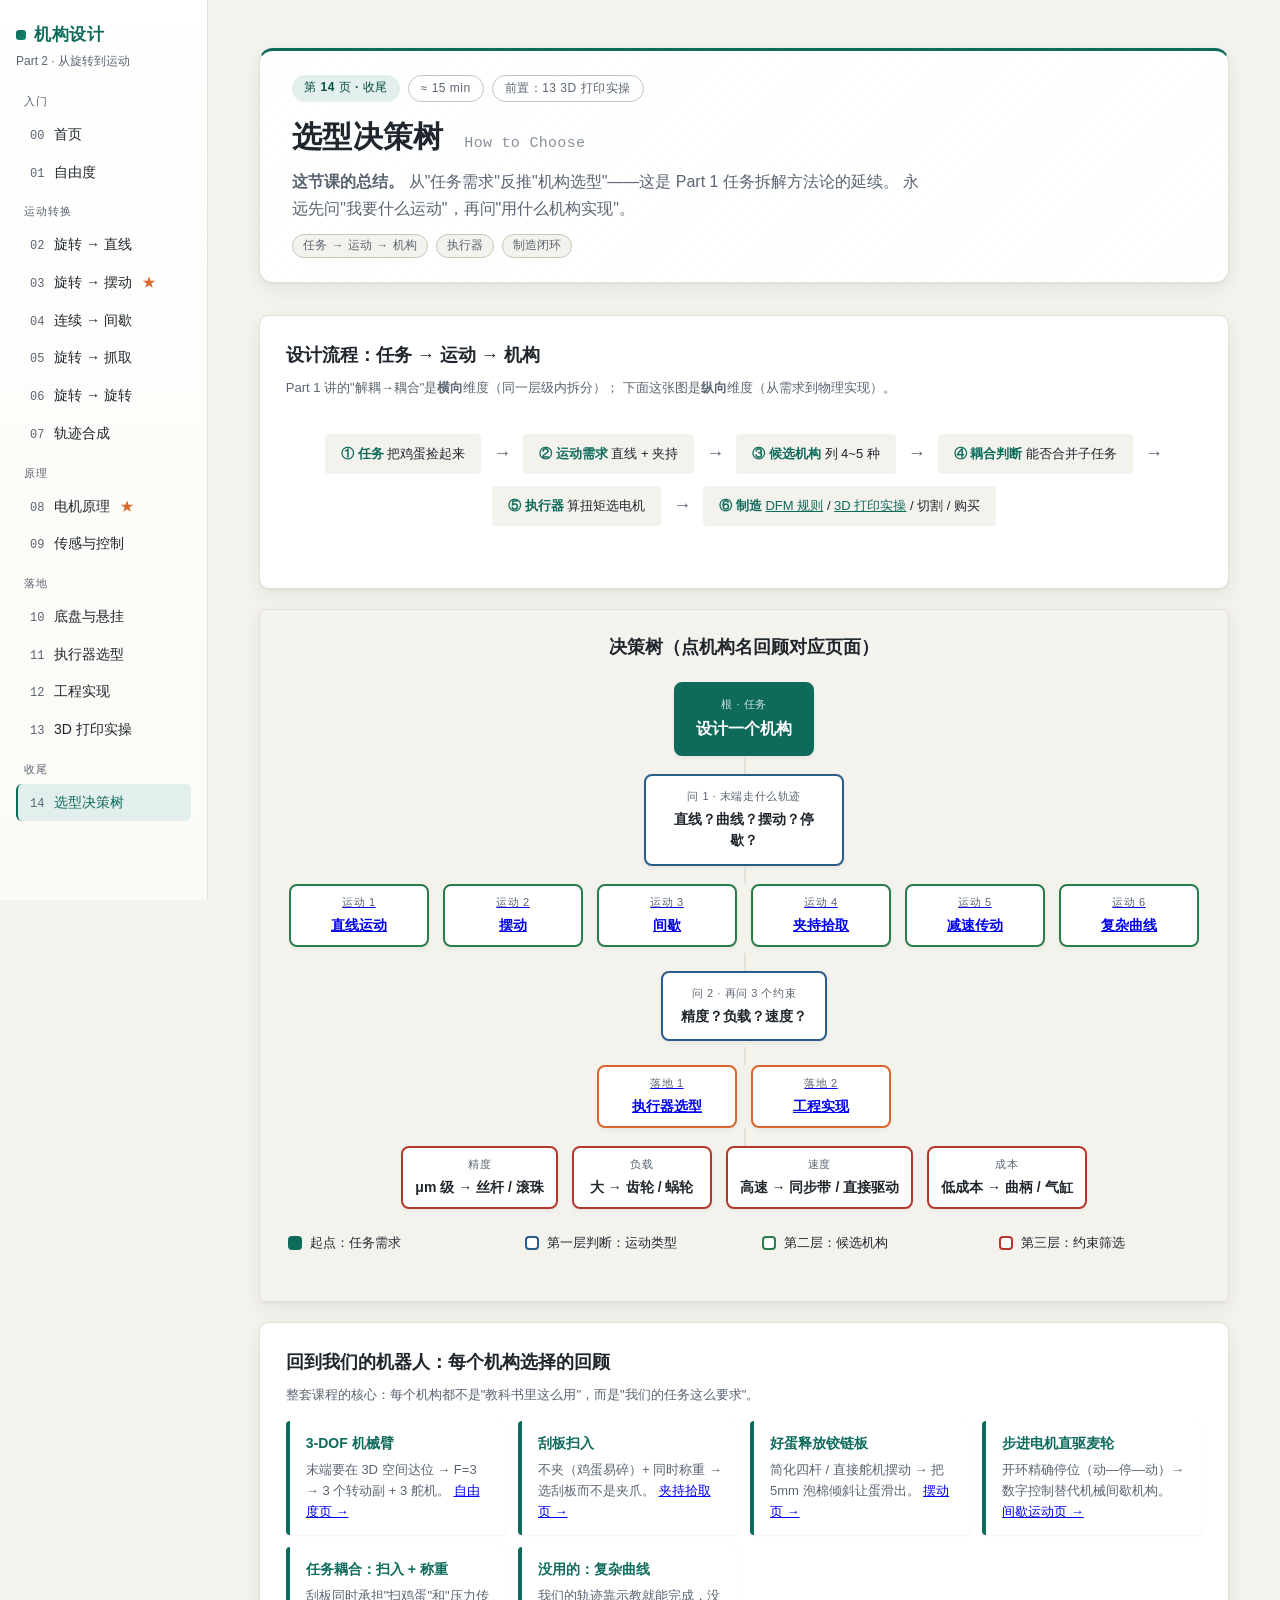
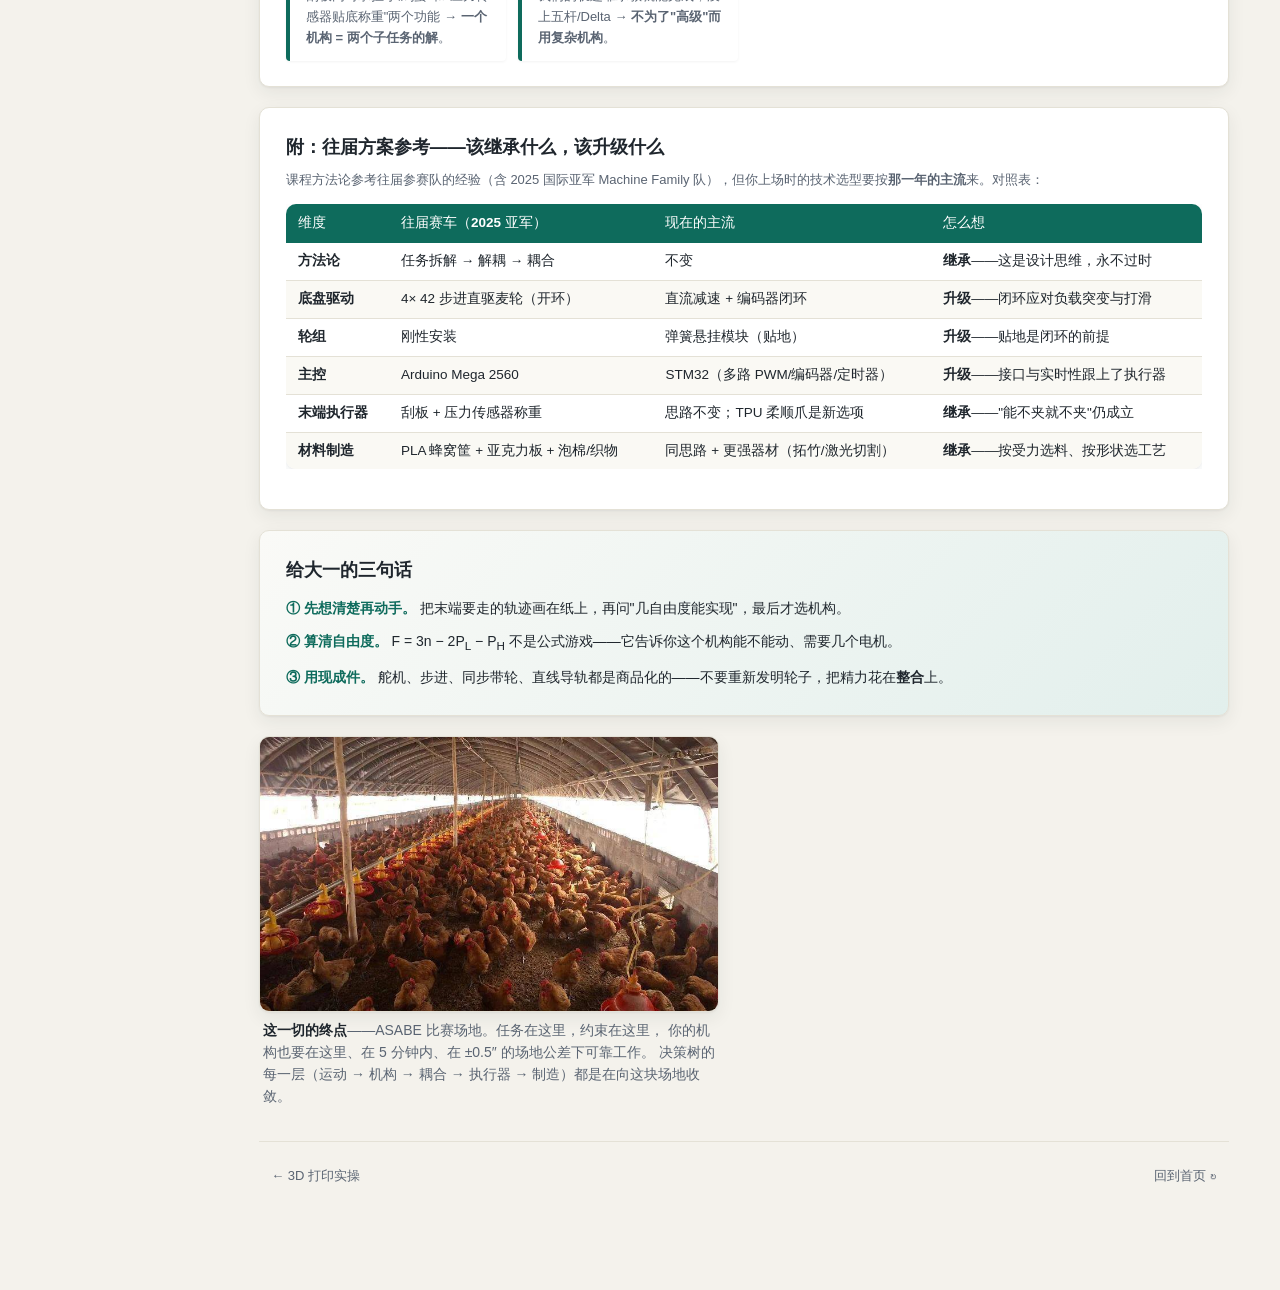
<file: part2_mechanisms/wrap-up.html>
<!DOCTYPE html>
<html lang="zh-CN">
<head>
  <meta charset="UTF-8">
  <meta name="viewport" content="width=device-width, initial-scale=1">
  <title>选型决策树 · 机构设计 Part 2</title>
  <link rel="stylesheet" href="common/style.css">
  <style>
    .tree-stage {
      background: var(--bg);
      border-radius: 6px;
      padding: 24px 16px;
      margin-bottom: 20px;
    }
    .tree-row {
      display: flex;
      justify-content: center;
      gap: 14px;
      flex-wrap: wrap;
      margin-bottom: 8px;
    }
    .tree-row + .tree-row { margin-top: 18px; position: relative; }
    .tree-row + .tree-row::before {
      content: '';
      position: absolute;
      top: -18px;
      left: 50%;
      width: 2px;
      height: 18px;
      background: var(--line);
    }
    .tree-node {
      background: white;
      border: 2px solid var(--accent);
      border-radius: 8px;
      padding: 12px 18px;
      text-align: center;
      min-width: 140px;
      max-width: 200px;
      box-shadow: 0 2px 4px rgba(0,0,0,0.05);
    }
    .tree-node.task { background: var(--accent); color: white; border-color: var(--accent); }
    .tree-node.motion { background: white; border-color: #2a5c8a; }
    .tree-node.mech { background: white; border-color: var(--good); font-size: 13px; padding: 8px 12px; }
    .tree-node .label { font-size: 11px; color: var(--ink-soft); margin-bottom: 4px; text-transform: uppercase; letter-spacing: 0.05em; }
    .tree-node.task .label { color: rgba(255,255,255,0.8); }
    .tree-node .name { font-weight: 600; font-size: 14px; }
    .tree-node.task .name { font-size: 16px; }
    .tree-connector {
      display: flex; justify-content: center; align-items: center;
      color: var(--ink-soft); font-size: 20px;
      height: 24px;
    }
    .arrow-down {
      text-align: center;
      color: var(--ink-soft);
      font-size: 18px;
      margin: 4px 0;
    }
    .legend {
      display: grid;
      grid-template-columns: repeat(auto-fit, minmax(180px, 1fr));
      gap: 12px;
      margin: 16px 0;
    }
    .legend-item {
      display: flex;
      align-items: center;
      gap: 8px;
      font-size: 13px;
      padding: 8px 12px;
      background: var(--bg);
      border-radius: 4px;
    }
    .legend-dot {
      width: 14px; height: 14px; border-radius: 4px; flex-shrink: 0;
      border: 2px solid;
    }
    .recall-grid {
      display: grid;
      grid-template-columns: repeat(auto-fit, minmax(220px, 1fr));
      gap: 12px;
      margin-top: 16px;
    }
    .recall-card {
      background: white;
      border-left: 4px solid var(--accent);
      padding: 12px 16px;
      border-radius: 4px;
      box-shadow: 0 1px 3px rgba(0,0,0,0.05);
    }
    .recall-card .head {
      font-weight: 600;
      color: var(--accent);
      margin-bottom: 6px;
      font-size: 14px;
    }
    .recall-card .body {
      font-size: 13px;
      color: var(--ink-soft);
      line-height: 1.6;
    }
    .method-flow {
      display: flex;
      align-items: center;
      gap: 12px;
      flex-wrap: wrap;
      justify-content: center;
      padding: 20px;
      background: white;
      border-radius: 6px;
      margin: 16px 0;
    }
    .method-step {
      padding: 10px 16px;
      background: var(--bg);
      border-radius: 4px;
      font-size: 13px;
      color: var(--ink);
    }
    .method-step strong { color: var(--accent); }
    .method-arrow { color: var(--ink-soft); font-size: 18px; }
  </style>
</head>
<body>
  <div class="app">
    <div id="sidebar-mount"></div>
    <main class="main">
      <header class="page-hero" data-reveal>
        <div class="ph-kicker">
          <span class="chip">第 14 页 · 收尾</span>
          <span class="chip chip-ghost">≈ 15 min</span>
          <span class="chip chip-ghost">前置：13 3D 打印实操</span>
        </div>
        <h1 class="ph-title">选型决策树 <span class="en">How to Choose</span></h1>
        <p class="ph-lead">
          <strong>这节课的总结。</strong> 从"任务需求"反推"机构选型"——这是 Part 1 任务拆解方法论的延续。
          永远先问"我要什么运动"，再问"用什么机构实现"。
        </p>
        <div class="ph-tags">
          <span class="tag">任务 → 运动 → 机构</span>
          <span class="tag">执行器</span>
          <span class="tag">制造闭环</span>
        </div>
      </header>

      <section class="stage">
        <h3 style="margin:0 0 8px; font-size:18px;">设计流程：任务 → 运动 → 机构</h3>
        <p style="color:var(--ink-soft); font-size:13px; margin: 0 0 12px;">
          Part 1 讲的"解耦→耦合"是<strong>横向</strong>维度（同一层级内拆分）；
          下面这张图是<strong>纵向</strong>维度（从需求到物理实现）。
        </p>

        <div class="method-flow">
          <div class="method-step"><strong>① 任务</strong> 把鸡蛋捡起来</div>
          <span class="method-arrow">→</span>
          <div class="method-step"><strong>② 运动需求</strong> 直线 + 夹持</div>
          <span class="method-arrow">→</span>
          <div class="method-step"><strong>③ 候选机构</strong> 列 4~5 种</div>
          <span class="method-arrow">→</span>
          <div class="method-step"><strong>④ 耦合判断</strong> 能否合并子任务</div>
          <span class="method-arrow">→</span>
          <div class="method-step"><strong>⑤ 执行器</strong> 算扭矩选电机</div>
          <span class="method-arrow">→</span>
          <div class="method-step"><strong>⑥ 制造</strong> <a href="engineering.html" style="color:var(--accent);">DFM 规则</a> / <a href="printing.html" style="color:var(--accent);">3D 打印实操</a> / 切割 / 购买</div>
        </div>
      </section>

      <section class="stage tree-stage">
        <h3 style="margin:0 0 20px; font-size:18px; text-align:center;">决策树（点机构名回顾对应页面）</h3>

        <div class="tree-row">
          <div class="tree-node task">
            <div class="label">根 · 任务</div>
            <div class="name">设计一个机构</div>
          </div>
        </div>

        <div class="tree-row">
          <div class="tree-node motion">
            <div class="label">问 1 · 末端走什么轨迹</div>
            <div class="name">直线？曲线？摆动？停歇？</div>
          </div>
        </div>

        <div class="tree-row">
          <a class="tree-node mech" href="motion-linear.html">
            <div class="label">运动 1</div>
            <div class="name">直线运动</div>
          </a>
          <a class="tree-node mech" href="motion-oscillation.html">
            <div class="label">运动 2</div>
            <div class="name">摆动</div>
          </a>
          <a class="tree-node mech" href="motion-intermittent.html">
            <div class="label">运动 3</div>
            <div class="name">间歇</div>
          </a>
          <a class="tree-node mech" href="motion-gripping.html">
            <div class="label">运动 4</div>
            <div class="name">夹持拾取</div>
          </a>
          <a class="tree-node mech" href="motion-transmission.html">
            <div class="label">运动 5</div>
            <div class="name">减速传动</div>
          </a>
          <a class="tree-node mech" href="motion-complex.html">
            <div class="label">运动 6</div>
            <div class="name">复杂曲线</div>
          </a>
        </div>

        <div class="tree-row" style="margin-top:24px;">
          <div class="tree-node motion">
            <div class="label">问 2 · 再问 3 个约束</div>
            <div class="name">精度？负载？速度？</div>
          </div>
        </div>

        <div class="tree-row" style="margin-top:24px;">
          <a class="tree-node mech" href="actuators.html" style="border-color:var(--accent-2);">
            <div class="label">落地 1</div>
            <div class="name">执行器选型</div>
          </a>
          <a class="tree-node mech" href="engineering.html" style="border-color:var(--accent-2);">
            <div class="label">落地 2</div>
            <div class="name">工程实现</div>
          </a>
        </div>

        <div class="tree-row">
          <div class="tree-node mech" style="border-color:var(--bad);">
            <div class="label">精度</div>
            <div class="name">μm 级 → 丝杆 / 滚珠</div>
          </div>
          <div class="tree-node mech" style="border-color:var(--bad);">
            <div class="label">负载</div>
            <div class="name">大 → 齿轮 / 蜗轮</div>
          </div>
          <div class="tree-node mech" style="border-color:var(--bad);">
            <div class="label">速度</div>
            <div class="name">高速 → 同步带 / 直接驱动</div>
          </div>
          <div class="tree-node mech" style="border-color:var(--bad);">
            <div class="label">成本</div>
            <div class="name">低成本 → 曲柄 / 气缸</div>
          </div>
        </div>

        <div class="legend">
          <div class="legend-item">
            <div class="legend-dot" style="background:var(--accent); border-color:var(--accent);"></div>
            起点：任务需求
          </div>
          <div class="legend-item">
            <div class="legend-dot" style="background:white; border-color:#2a5c8a;"></div>
            第一层判断：运动类型
          </div>
          <div class="legend-item">
            <div class="legend-dot" style="background:white; border-color:var(--good);"></div>
            第二层：候选机构
          </div>
          <div class="legend-item">
            <div class="legend-dot" style="background:white; border-color:var(--bad);"></div>
            第三层：约束筛选
          </div>
        </div>
      </section>

      <section class="stage">
        <h3 style="margin:0 0 8px; font-size:18px;">回到我们的机器人：每个机构选择的回顾</h3>
        <p style="color:var(--ink-soft); font-size:13px; margin: 0 0 8px;">
          整套课程的核心：每个机构都不是"教科书里这么用"，而是"我们的任务这么要求"。
        </p>
        <div class="recall-grid">
          <div class="recall-card">
            <div class="head">3-DOF 机械臂</div>
            <div class="body">
              末端要在 3D 空间达位 → F=3 → 3 个转动副 + 3 舵机。
              <a href="dof.html">自由度页 →</a>
            </div>
          </div>
          <div class="recall-card">
            <div class="head">刮板扫入</div>
            <div class="body">
              不夹（鸡蛋易碎）+ 同时称重 → 选刮板而不是夹爪。
              <a href="motion-gripping.html">夹持拾取页 →</a>
            </div>
          </div>
          <div class="recall-card">
            <div class="head">好蛋释放铰链板</div>
            <div class="body">
              简化四杆 / 直接舵机摆动 → 把 5mm 泡棉倾斜让蛋滑出。
              <a href="motion-oscillation.html">摆动页 →</a>
            </div>
          </div>
          <div class="recall-card">
            <div class="head">步进电机直驱麦轮</div>
            <div class="body">
              开环精确停位（动—停—动）→ 数字控制替代机械间歇机构。
              <a href="motion-intermittent.html">间歇运动页 →</a>
            </div>
          </div>
          <div class="recall-card">
            <div class="head">任务耦合：扫入 + 称重</div>
            <div class="body">
              刮板同时承担"扫鸡蛋"和"压力传感器贴底称重"两个功能 →
              <strong>一个机构 = 两个子任务的解</strong>。
            </div>
          </div>
          <div class="recall-card">
            <div class="head">没用的：复杂曲线</div>
            <div class="body">
              我们的轨迹靠示教就能完成，没上五杆/Delta →
              <strong>不为了"高级"而用复杂机构</strong>。
            </div>
          </div>
        </div>
      </section>

      <section class="stage">
        <h3 style="margin:0 0 8px; font-size:18px;">附：往届方案参考——该继承什么，该升级什么</h3>
        <p style="color:var(--ink-soft); font-size:13px; margin:0 0 12px;">
          课程方法论参考往届参赛队的经验（含 2025 国际亚军 Machine Family 队），但你上场时的技术选型要按<strong>那一年的主流</strong>来。对照表：
        </p>
        <div class="data-table-wrap">
          <table class="data-table">
            <thead><tr><th>维度</th><th>往届赛车（2025 亚军）</th><th>现在的主流</th><th>怎么想</th></tr></thead>
            <tbody>
              <tr>
                <td><strong>方法论</strong></td>
                <td>任务拆解 → 解耦 → 耦合</td>
                <td>不变</td>
                <td class="hl"><strong>继承</strong>——这是设计思维，永不过时</td>
              </tr>
              <tr>
                <td><strong>底盘驱动</strong></td>
                <td>4× 42 步进直驱麦轮（开环）</td>
                <td>直流减速 + 编码器闭环</td>
                <td class="hl"><strong>升级</strong>——闭环应对负载突变与打滑</td>
              </tr>
              <tr>
                <td><strong>轮组</strong></td>
                <td>刚性安装</td>
                <td>弹簧悬挂模块（贴地）</td>
                <td class="hl"><strong>升级</strong>——贴地是闭环的前提</td>
              </tr>
              <tr>
                <td><strong>主控</strong></td>
                <td>Arduino Mega 2560</td>
                <td>STM32（多路 PWM/编码器/定时器）</td>
                <td class="hl"><strong>升级</strong>——接口与实时性跟上了执行器</td>
              </tr>
              <tr>
                <td><strong>末端执行器</strong></td>
                <td>刮板 + 压力传感器称重</td>
                <td>思路不变；TPU 柔顺爪是新选项</td>
                <td class="hl"><strong>继承</strong>——"能不夹就不夹"仍成立</td>
              </tr>
              <tr>
                <td><strong>材料制造</strong></td>
                <td>PLA 蜂窝筐 + 亚克力板 + 泡棉/织物</td>
                <td>同思路 + 更强器材（拓竹/激光切割）</td>
                <td class="hl"><strong>继承</strong>——按受力选料、按形状选工艺</td>
              </tr>
            </tbody>
          </table>
        </div>
      </section>

      <section class="stage" style="background:linear-gradient(135deg, #fafaf7, #e2efec);">
        <h3 style="margin:0 0 12px; font-size:18px;">给大一的三句话</h3>
        <div style="display:grid; gap:10px; font-size:14px; line-height:1.7;">
          <div><strong style="color:var(--accent);">① 先想清楚再动手。</strong> 把末端要走的轨迹画在纸上，再问"几自由度能实现"，最后才选机构。</div>
          <div><strong style="color:var(--accent);">② 算清自由度。</strong> F = 3n − 2P<sub>L</sub> − P<sub>H</sub> 不是公式游戏——它告诉你这个机构能不能动、需要几个电机。</div>
          <div><strong style="color:var(--accent);">③ 用现成件。</strong> 舵机、步进、同步带轮、直线导轨都是商品化的——不要重新发明轮子，把精力花在<strong>整合</strong>上。</div>
        </div>
      </section>

      <figure class="photo-fig" data-reveal>
        <img src="assets/asabe/farm-scene.jpeg" alt="比赛场地实拍" loading="lazy">
        <figcaption><strong>这一切的终点</strong>——ASABE 比赛场地。任务在这里，约束在这里，
        你的机构也要在这里、在 5 分钟内、在 ±0.5″ 的场地公差下可靠工作。
        决策树的每一层（运动 → 机构 → 耦合 → 执行器 → 制造）都是在向这块场地收敛。</figcaption>
      </figure>

      <div class="page-nav">
        <a href="printing.html">← 3D 打印实操</a>
        <a href="index.html">回到首页 ↻</a>
      </div>
    </main>
  </div>

  <script type="module">
    import { injectSidebar } from './common/sidebar.js';
    injectSidebar('wrap-up');
  </script>
</body>
</html>
</file>
<file: part2_mechanisms/common/style.css>
/* ARC 机构设计 · Part 2 共享样式 v2 —— "农业科技"主题
   零依赖：不引外部字体/图标/库；公式用 sub/sup 排版 */

:root {
  /* === v2 设计令牌（增量升级，旧类继续可用） === */
  /* 颜色：基底微调深一档让白卡更"浮"，主色族补深浅层，语义不变 */
  --bg: #f4f2ec;            /* 暖纸底 */
  --bg-soft: #faf9f4;
  --panel: #ffffff;
  --ink: #1f262d;
  --ink-soft: #5a6472;
  --ink-faint: #8a919b;
  --line: #e4e1d6;
  --line-strong: #c9c6b9;
  --accent: #0e6b5c;        /* 深农业绿：主强调 */
  --accent-deep: #0a4f44;
  --accent-bright: #17866f;
  --accent-soft: #e2efec;
  --accent-2: #d9662c;      /* 丰收橙：案例/机器人卡专用 */
  --accent-2-deep: #b34e1d;
  --accent-2-soft: #fbe9de;
  --good: #2a7c4a;
  --good-soft: #e6f2ea;
  --warn: #b07000;
  --warn-soft: #f9efd9;
  --bad: #b3372c;
  --bad-soft: #f9e5e2;
  /* 铜与钢（铰链剖面/实物制作图专用，与 draw.js 色板不冲突） */
  --brass: #c9a24b;
  --brass-deep: #8a6d1f;
  --steel: #aab0b8;
  /* 间距（4 基准） */
  --sp-1: 4px;  --sp-2: 8px;  --sp-3: 12px; --sp-4: 16px;
  --sp-5: 24px; --sp-6: 32px; --sp-7: 48px; --sp-8: 72px;
  /* 字号阶梯（补齐中间层级） */
  --fs-cap: 14px;  --fs-sm: 15px;   --fs-body: 16px;
  --fs-h4: 17.5px; --fs-h3: 20px;   --fs-h2: 24px;
  --fs-h1: 30px;   --fs-display: 40px;
  /* 圆角 */
  --r-sm: 6px; --r-md: 10px; --r-lg: 14px; --r-xl: 20px; --r-pill: 999px;
  --radius: var(--r-md);   /* 旧别名保兼容 */
  /* 阴影三档 */
  --shadow-1: 0 1px 2px rgba(31,38,45,.05);
  --shadow-2: 0 1px 2px rgba(31,38,45,.05), 0 6px 18px rgba(31,38,45,.07);
  --shadow-3: 0 2px 4px rgba(31,38,45,.06), 0 14px 34px rgba(31,38,45,.13);
  --shadow-hero: 0 10px 30px rgba(10,79,68,.26);
  --shadow: var(--shadow-2); /* 旧别名 */
  /* 动效 */
  --t-fast: 130ms; --t-med: 240ms; --t-slow: 480ms;
  --ease: cubic-bezier(.22,.61,.36,1);
  --ease-pop: cubic-bezier(.34,1.4,.64,1);
  /* 焦点可达性 */
  --focus-ring: 0 0 0 3px rgba(14,107,92,.28);
  --mono: 'JetBrains Mono', 'Source Code Pro', Menlo, Consolas, monospace;
}

* { box-sizing: border-box; }
html, body { margin: 0; padding: 0; }
body {
  font-family: -apple-system, BlinkMacSystemFont, 'PingFang SC', 'Microsoft YaHei', 'Segoe UI', sans-serif;
  background: var(--bg);
  color: var(--ink);
  line-height: 1.55;
  font-size: var(--fs-sm);
  font-variant-numeric: tabular-nums;
}
:focus-visible { outline: none; box-shadow: var(--focus-ring); border-radius: 4px; }

/* 图标（common/icons.js sprite） */
.ic { width: 1em; height: 1em; vertical-align: -0.14em; }

/* === 整体布局 === */
.app {
  display: grid;
  grid-template-columns: clamp(208px, 15vw, 256px) 1fr;
  min-height: 100vh;
}

/* === 左侧导航 === */
.sidebar {
  background: var(--panel);
  border-right: 1px solid var(--line);
  padding: 22px 16px;
  position: sticky;
  top: 0;
  height: 100vh;
  overflow-y: auto;
}
.sidebar h1 {
  font-size: 17px;
  margin: 0 0 4px;
  color: var(--accent);
  letter-spacing: 0.5px;
}
.sidebar .subtitle {
  font-size: 12px;
  color: var(--ink-soft);
  margin-bottom: 22px;
}
.nav-group { margin-bottom: 14px; }
.nav-section {
  font-size: 11px;
  text-transform: uppercase;
  color: var(--ink-soft);
  letter-spacing: 1px;
  margin: 12px 0 6px;
  padding-left: 8px;
}
.nav-item {
  display: block;
  padding: 8px 12px;
  color: var(--ink);
  text-decoration: none;
  border-radius: 6px;
  font-size: 14px;
  border-left: 2px solid transparent;
  transition: all 0.15s;
}
.nav-item:hover { background: var(--bg); }
.nav-item.active {
  background: var(--accent-soft);
  border-left-color: var(--accent);
  color: var(--accent);
  font-weight: 500;
}
.nav-item .num {
  display: inline-block;
  width: 24px;
  color: var(--ink-soft);
  font-family: var(--mono);
  font-size: 12px;
}
.nav-item.hero::after {
  content: '★';
  margin-left: 6px;
  color: var(--accent-2);
}

/* === 主内容 === */
.main {
  width: 100%;
  max-width: 1680px;
  padding: var(--sp-7) clamp(var(--sp-5), 4vw, 64px) 96px;
}
/* 阅读类组件封阅读宽度；表格/舞台/照片放开通吃宽度 */
.formula-block, .checklist, .case-callout, .example-card,
.build-card, .drive-card, .calc-card { max-width: 88ch; }
.data-table-wrap, .stage, .cmp-wrap { max-width: none; }
.photo-fig { max-width: 460px; }

.page-title {
  font-size: 28px;
  margin: 0 0 6px;
  font-weight: 650;
  letter-spacing: 0.2px;
}
.page-title .en {
  font-size: 15px;
  color: var(--ink-soft);
  margin-left: 12px;
  font-weight: 400;
  font-family: var(--mono);
}
.need-hint {
  font-size: 14px;
  color: var(--ink-soft);
  margin: 0 0 24px;
  padding: 11px 15px;
  background: var(--panel);
  border-left: 3px solid var(--accent);
  border-radius: 6px;
  box-shadow: var(--shadow);
}

/* === 机构切换器（标签页） === */
.mechanism-tabs {
  display: flex;
  flex-wrap: wrap;
  gap: 4px;
  margin-bottom: 16px;
  border-bottom: 1px solid var(--line-strong);
}
.tab {
  background: transparent;
  border: none;
  padding: 10px 16px;
  cursor: pointer;
  font-size: 14px;
  color: var(--ink-soft);
  border-bottom: 2.5px solid transparent;
  margin-bottom: -1px;
  transition: all 0.15s;
  font-family: inherit;
}
.tab:hover { color: var(--ink); }
.tab.active {
  color: var(--accent);
  border-bottom-color: var(--accent);
  font-weight: 550;
}

/* === 舞台 + 控制条 === */
.stage {
  background: var(--panel);
  border: 1px solid var(--line);
  border-radius: var(--radius);
  padding: clamp(var(--sp-4), 2vw, 28px);
  margin-bottom: 20px;
  box-shadow: var(--shadow);
  transition: border-color var(--t-fast) var(--ease), box-shadow var(--t-fast) var(--ease);
}
.stage:hover { border-color: var(--accent); box-shadow: var(--shadow-3); }
.stage h3 {
  margin: 0 0 10px;
  font-size: 17px;
}
.stage svg {
  width: 100%;
  height: auto;
  display: block;
  background: #fbfaf6;
  border-radius: 6px;
}

.controls {
  display: flex;
  align-items: center;
  gap: 12px;
  margin-top: 16px;
  padding-top: 16px;
  border-top: 1px solid var(--line);
  flex-wrap: wrap;
}
.btn {
  background: var(--accent);
  color: white;
  border: none;
  padding: 6px 14px;
  border-radius: 6px;
  cursor: pointer;
  font-size: 13px;
  font-family: inherit;
}
.btn:hover { filter: brightness(1.12); }
.btn.secondary {
  background: transparent;
  color: var(--ink);
  border: 1px solid var(--line-strong);
}
.speed-control {
  display: flex;
  gap: 4px;
  align-items: center;
  font-size: 13px;
}
.speed-btn {
  background: transparent;
  border: 1px solid var(--line);
  padding: 4px 10px;
  border-radius: 5px;
  cursor: pointer;
  font-family: var(--mono);
  font-size: 12px;
}
.speed-btn.active {
  background: var(--accent-soft);
  border-color: var(--accent);
  color: var(--accent);
}
.progress {
  flex: 1;
  min-width: 200px;
  -webkit-appearance: none;
  appearance: none;
  height: 4px;
  background: var(--line);
  border-radius: 2px;
  cursor: pointer;
}
.progress::-webkit-slider-thumb {
  -webkit-appearance: none;
  width: 14px;
  height: 14px;
  background: var(--accent);
  border-radius: 50%;
  cursor: pointer;
}
.angle-readout {
  font-family: var(--mono);
  font-size: 12px;
  color: var(--ink-soft);
  background: var(--bg);
  padding: 4px 8px;
  border-radius: 4px;
}

/* === 参数面板（hero demo 用） === */
.params {
  display: grid;
  grid-template-columns: repeat(auto-fit, minmax(220px, 1fr));
  gap: 12px;
  margin-top: 16px;
  padding-top: 16px;
  border-top: 1px solid var(--line);
}
.param-row { display: flex; flex-direction: column; gap: 4px; }
.param-row label {
  display: flex;
  justify-content: space-between;
  font-size: 12px;
  color: var(--ink-soft);
}
.param-row label .val {
  font-family: var(--mono);
  color: var(--ink);
  font-weight: 550;
}
.param-row input[type="range"] {
  -webkit-appearance: none;
  appearance: none;
  width: 100%;
  height: 4px;
  background: var(--line);
  border-radius: 2px;
  cursor: pointer;
}
.param-row input[type="range"]::-webkit-slider-thumb {
  -webkit-appearance: none;
  width: 16px;
  height: 16px;
  background: var(--accent);
  border-radius: 50%;
  cursor: pointer;
}
.param-row .val-unit { color: var(--ink-soft); }

.verdict {
  margin-top: 16px;
  padding: 12px 16px;
  border-radius: 6px;
  font-size: 14px;
  background: var(--accent-soft);
  border-left: 3px solid var(--accent);
}
.verdict.good { background: var(--good-soft); border-left-color: var(--good); }
.verdict.bad { background: var(--bad-soft); border-left-color: var(--bad); }
.verdict.warn { background: var(--warn-soft); border-left-color: var(--warn); }
.verdict code {
  font-family: var(--mono);
  background: rgba(35,42,49,0.07);
  padding: 1px 6px;
  border-radius: 4px;
  font-size: 13px;
}

/* === 优缺点卡片 === */
.info-grid {
  display: grid;
  grid-template-columns: repeat(auto-fit, minmax(210px, 1fr));
  gap: 12px;
  margin-bottom: 20px;
}
.info-card {
  background: var(--panel);
  border: 1px solid var(--line);
  border-radius: var(--radius);
  padding: 16px;
}
.info-card h4 {
  margin: 0 0 8px;
  font-size: 12.5px;
  color: var(--ink-soft);
  text-transform: uppercase;
  letter-spacing: 0.5px;
  font-weight: 600;
}
.info-card.good { border-left: 3px solid var(--good); }
.info-card.bad { border-left: 3px solid var(--bad); }
.info-card.use { border-left: 3px solid var(--accent); }
.info-card.note { border-left: 3px solid var(--accent-2); }
.info-card ul { margin: 0; padding-left: 18px; font-size: 14px; }
.info-card li { margin-bottom: 4px; }

/* === v2 教学组件 === */

/* 公式块 */
.formula-block {
  background: var(--panel);
  border: 1px solid var(--line);
  border-radius: var(--radius);
  padding: 18px 22px;
  margin: 14px 0;
  box-shadow: var(--shadow);
}
.formula-block .f-title {
  font-size: 13px;
  font-weight: 600;
  color: var(--accent);
  margin-bottom: 8px;
  letter-spacing: 0.3px;
}
.formula-block .f-eq {
  font-family: var(--mono);
  font-size: 20px;
  text-align: center;
  background: var(--bg);
  border-radius: 6px;
  padding: 12px 16px;
  margin: 10px 0;
}
.formula-block .f-note {
  font-size: 14px;
  color: var(--ink-soft);
  line-height: 1.7;
}
.formula-block .f-note sub, .formula-block .f-note sup { font-size: 11.5px; }

/* 例题卡（折叠答案） */
.example-card {
  background: var(--panel);
  border: 1px solid var(--line);
  border-left: 3px solid var(--accent-2);
  border-radius: var(--radius);
  padding: 14px 18px;
  margin: 14px 0;
  box-shadow: var(--shadow);
}
.example-card summary {
  cursor: pointer;
  font-size: 14px;
  font-weight: 600;
  color: var(--accent-2);
  list-style-position: outside;
  user-select: none;
}
.example-card summary:hover { text-decoration: underline; }
.example-card .ex-body {
  margin-top: 10px;
  padding-top: 10px;
  border-top: 1px dashed var(--line-strong);
  font-size: 13.5px;
  line-height: 1.75;
  color: var(--ink);
}
.example-card .ex-body .answer {
  background: var(--good-soft);
  border-radius: 6px;
  padding: 8px 12px;
  margin-top: 8px;
  color: var(--good);
  font-weight: 550;
}
.example-card .ex-body .step { color: var(--ink-soft); font-size: 13.5px; margin-top: 6px; }

/* 交互计算器 */
.calc-card {
  background: var(--panel);
  border: 1px solid var(--line);
  border-radius: var(--radius);
  padding: 20px;
  margin: 14px 0;
  box-shadow: var(--shadow);
}
.calc-card .calc-title {
  font-size: 15px;
  font-weight: 600;
  margin-bottom: 4px;
}
.calc-card .calc-desc {
  font-size: 13.5px;
  color: var(--ink-soft);
  margin-bottom: 14px;
}
.calc-grid {
  display: grid;
  grid-template-columns: 1fr 1fr;
  gap: 20px;
  align-items: start;
}
@media (max-width: 760px) { .calc-grid { grid-template-columns: 1fr; } }
.calc-params .param-row { margin-bottom: 12px; }
.calc-output {
  background: var(--bg);
  border-radius: 8px;
  padding: 16px;
  display: flex;
  flex-direction: column;
  gap: 10px;
}
.calc-output .co-row {
  display: flex;
  justify-content: space-between;
  align-items: baseline;
  font-size: 13px;
}
.calc-output .co-row .co-label { color: var(--ink-soft); }
.calc-output .co-row .co-value {
  font-family: var(--mono);
  font-size: 17px;
  font-weight: 600;
  color: var(--accent);
}
.calc-output .co-row .co-value small { font-size: 11px; color: var(--ink-soft); font-weight: 400; }
.calc-verdict {
  border-radius: 6px;
  padding: 8px 12px;
  font-size: 13px;
  font-weight: 550;
}
.calc-verdict.ok { background: var(--good-soft); color: var(--good); }
.calc-verdict.warn { background: var(--warn-soft); color: var(--warn); }
.calc-verdict.bad { background: var(--bad-soft); color: var(--bad); }

/* 数据表 */
.data-table-wrap { overflow-x: auto; margin: 14px 0; }
table.data-table {
  width: 100%;
  border-collapse: collapse;
  background: var(--panel);
  font-size: 13.5px;
  box-shadow: var(--shadow);
  border-radius: var(--radius);
  overflow: hidden;
}
table.data-table th {
  background: var(--accent);
  color: white;
  text-align: left;
  padding: 9px 12px;
  font-weight: 550;
  font-size: 13.5px;
  white-space: nowrap;
}
table.data-table td {
  padding: 8px 12px;
  border-bottom: 1px solid var(--line);
  vertical-align: top;
}
table.data-table tr:last-child td { border-bottom: none; }
table.data-table tr:nth-child(even) td { background: #faf9f4; }
table.data-table td.num, table.data-table th.num { font-family: var(--mono); text-align: right; }
table.data-table .hl td { background: var(--accent-2-soft) !important; font-weight: 550; }

/* SVG 图表容器 */
.chart-card {
  background: var(--panel);
  border: 1px solid var(--line);
  border-radius: var(--radius);
  padding: 18px;
  margin: 14px 0;
  box-shadow: var(--shadow);
}
.chart-card .chart-title { font-size: 14px; font-weight: 600; margin-bottom: 4px; }
.chart-card .chart-desc { font-size: 13.5px; color: var(--ink-soft); margin-bottom: 10px; }
.chart-card svg { width: 100%; height: auto; display: block; background: #fbfaf6; border-radius: 6px; }

/* 检查清单 */
.checklist {
  background: var(--panel);
  border: 1px solid var(--line);
  border-radius: var(--radius);
  padding: 16px 20px;
  margin: 14px 0;
  box-shadow: var(--shadow);
}
.checklist .cl-title { font-size: 15px; font-weight: 600; margin-bottom: 10px; }
.checklist ul { margin: 0; padding: 0; list-style: none; }
.checklist li {
  display: flex;
  gap: 10px;
  align-items: flex-start;
  padding: 7px 0;
  border-bottom: 1px dashed var(--line);
  font-size: 13.5px;
}
.checklist li:last-child { border-bottom: none; }
.checklist li::before {
  content: '☐';
  color: var(--accent);
  font-size: 15px;
  line-height: 1.4;
  flex-shrink: 0;
}
.checklist li strong { color: var(--accent); }

/* 术语标注 */
.term-chip {
  display: inline-block;
  font-family: var(--mono);
  font-size: 11.5px;
  background: var(--bg);
  border: 1px solid var(--line-strong);
  color: var(--ink-soft);
  padding: 1px 7px;
  border-radius: 10px;
  margin: 0 2px;
  vertical-align: baseline;
}

/* 案例/机器人卡（升级版 robot-callout，配图 + 备赛视角） */
.case-callout {
  display: flex;
  gap: 16px;
  background: var(--panel);
  border: 1px solid var(--line);
  border-left: 4px solid var(--accent-2);
  border-radius: var(--radius);
  padding: 16px;
  margin-bottom: 22px;
  align-items: center;
  box-shadow: var(--shadow);
}
.case-callout img {
  width: 150px;
  height: 105px;
  object-fit: cover;
  border-radius: 6px;
  background: var(--bg);
  flex-shrink: 0;
}
.case-callout .text { flex: 1; font-size: 14px; }
.case-callout .text strong {
  color: var(--accent-2);
  display: block;
  margin-bottom: 4px;
  font-size: 12px;
  text-transform: uppercase;
  letter-spacing: 1px;
}
/* 兼容旧类名 */
.robot-callout { display: flex; gap: 16px; background: var(--panel); border: 1px solid var(--line); border-left: 4px solid var(--accent-2); border-radius: var(--radius); padding: 16px; margin-bottom: 22px; align-items: center; box-shadow: var(--shadow); }
.robot-callout img { width: 150px; height: 105px; object-fit: cover; border-radius: 6px; background: var(--bg); flex-shrink: 0; }
.robot-callout .text { flex: 1; font-size: 14px; }
.robot-callout .text strong { color: var(--accent-2); display: block; margin-bottom: 4px; font-size: 12px; text-transform: uppercase; letter-spacing: 1px; }

/* === 自由度页面专用 === */
.dof-playground {
  display: grid;
  grid-template-columns: 1fr 290px;
  gap: 20px;
  margin-top: 16px;
}
@media (max-width: 760px) { .dof-playground { grid-template-columns: 1fr; } }
.dof-stats {
  background: var(--panel);
  border: 1px solid var(--line);
  border-radius: var(--radius);
  padding: 20px;
}
.dof-stats .big-number {
  font-size: 60px;
  font-family: var(--mono);
  color: var(--accent);
  line-height: 1;
  margin: 8px 0;
}
.dof-stats .formula {
  font-family: var(--mono);
  background: var(--bg);
  padding: 10px 14px;
  border-radius: 6px;
  font-size: 14px;
  margin: 12px 0;
}
/* 自由度页面：动画舞台 + 控制条 */
.dof-stage-wrap { display: flex; flex-direction: column; min-width: 0; }
.dof-stage-wrap > svg { width: 100%; height: auto; }
.dof-anim-mount:empty { display: none; }
.dof-anim-mount .controls { margin-top: 14px; }
.dof-anim-mount .dof-weld, .dof-anim-mount .dof-remove { margin-top: 10px; align-self: flex-start; }

/* === Index 首页 === */
.index-wrap {
  padding: 40px;
  max-width: 1680px;
  margin: 0 auto;
}
.index-hero {
  position: relative;
  background: linear-gradient(120deg, #0b4a3f 0%, #0e6b5c 62%, #17866f 100%);
  color: white;
  padding: 44px 44px 40px;
  border-radius: 16px;
  margin-bottom: 14px;
  overflow: hidden;
  box-shadow: 0 6px 24px rgba(14,107,92,0.25);
}
.index-hero h1 { margin: 0 0 10px; font-size: 32px; letter-spacing: 0.5px; }
.index-hero p { margin: 0 0 6px; opacity: 0.92; font-size: 15.5px; }
.index-hero .hero-badge {
  display: inline-block;
  background: rgba(255,255,255,0.14);
  border: 1px solid rgba(255,255,255,0.3);
  border-radius: 20px;
  padding: 3px 14px;
  font-size: 12.5px;
  margin-bottom: 14px;
  letter-spacing: 1px;
}
.index-constraints {
  display: grid;
  grid-template-columns: repeat(auto-fit, minmax(200px, 1fr));
  gap: 12px;
  margin: 22px 0 30px;
}
.constraint-card {
  background: var(--panel);
  border: 1px solid var(--line);
  border-radius: var(--radius);
  padding: 14px 16px;
  box-shadow: var(--shadow);
}
.constraint-card .cc-num {
  font-family: var(--mono);
  font-size: 22px;
  font-weight: 650;
  color: var(--accent-2);
}
.constraint-card .cc-label { font-size: 13.5px; color: var(--ink-soft); margin-top: 2px; }
.motion-grid {
  display: grid;
  grid-template-columns: repeat(auto-fill, minmax(265px, 1fr));
  gap: 16px;
}
.motion-card {
  background: var(--panel);
  border: 1px solid var(--line);
  border-radius: var(--radius);
  padding: 20px;
  text-decoration: none;
  color: var(--ink);
  transition: all 0.15s;
  display: block;
}
.motion-card:hover {
  border-color: var(--accent);
  transform: translateY(-2px);
  box-shadow: var(--shadow);
}
.motion-card .icon {
  width: 40px;
  height: 40px;
  border-radius: 9px;
  background: var(--accent-soft);
  color: var(--accent);
  display: flex;
  align-items: center;
  justify-content: center;
  margin-bottom: 12px;
  font-size: 20px;
  font-weight: 600;
}
.motion-card h3 { margin: 0 0 4px; font-size: 17px; }
.motion-card .en {
  font-size: 11.5px;
  color: var(--ink-soft);
  margin-bottom: 8px;
  font-family: var(--mono);
}
.motion-card .desc { font-size: 14px; color: var(--ink-soft); line-height: 1.6; }
.motion-card.hero::after {
  content: 'Hero Demo';
  display: inline-block;
  font-size: 11px;
  color: var(--accent-2);
  background: var(--accent-2-soft);
  padding: 2px 9px;
  border-radius: 10px;
  margin-top: 10px;
}
.motion-card.new::after {
  content: '新页面';
  display: inline-block;
  font-size: 11px;
  color: white;
  background: var(--accent-2);
  padding: 2px 9px;
  border-radius: 10px;
  margin-top: 10px;
}

/* === 分步讲解控制器（draw.js stepControls 用） === */
.step-ctl { margin-top: 14px; }
.step-track {
  display: flex;
  align-items: center;
  gap: 5px;
  flex-wrap: wrap;
}
.step-btn {
  width: 30px; height: 30px;
  border-radius: 50%;
  border: 1.5px solid var(--line-strong);
  background: white;
  color: var(--ink-soft);
  font-family: var(--mono);
  font-size: 13px;
  cursor: pointer;
  transition: all 0.12s;
}
.step-btn:hover { border-color: var(--accent); color: var(--accent); }
.step-btn.active {
  background: var(--accent);
  border-color: var(--accent);
  color: white;
  font-weight: 600;
  transform: scale(1.08);
}
.step-spacer { flex: 0 0 12px; }
.step-desc {
  margin-top: 10px;
  background: var(--bg);
  border-left: 3px solid var(--accent);
  border-radius: 6px;
  padding: 10px 14px;
  min-height: 58px;
}
.step-desc-title {
  font-size: 13px;
  font-weight: 600;
  color: var(--accent);
  margin-bottom: 3px;
}
.step-desc-body { font-size: 14px; color: var(--ink); line-height: 1.7; }
.step-desc-body strong { color: var(--accent-2); }

/* === 机械设计 / 机械制造 双栏卡 === */
.dual-card {
  display: grid;
  grid-template-columns: 1fr 1fr;
  gap: 12px;
  margin: 14px 0;
}
@media (max-width: 700px) { .dual-card { grid-template-columns: 1fr; } }
.dual-card .info-card { margin: 0; }

/* === 上下页导航 === */
.page-nav {
  display: flex;
  justify-content: space-between;
  margin-top: 34px;
  padding-top: 16px;
  border-top: 1px solid var(--line);
}
.page-nav a {
  color: var(--ink-soft);
  text-decoration: none;
  font-size: 13px;
  padding: 8px 12px;
  border-radius: 6px;
}
.page-nav a:hover { background: var(--panel); color: var(--accent); }

/* 打印友好（投影/讲义） */
@media print {
  .sidebar, .page-nav, .controls { display: none; }
  .app { grid-template-columns: 1fr; }
}

/* ============================================================
   v2 组件层（精致工程手册风）—— 全部新类名，纯增量
   ============================================================ */

/* === 页首 hero 带区（替换 page-title + need-hint） === */
.page-hero {
  position: relative;
  background: var(--panel);
  border: 1px solid var(--line);
  border-top: 3px solid var(--accent);
  border-radius: var(--r-lg);
  padding: var(--sp-5) clamp(var(--sp-4), 3vw, var(--sp-6));
  margin: 0 0 var(--sp-6);
  box-shadow: var(--shadow-2);
  overflow: hidden;
}
/* 淡"田垄"斜纹底 */
.page-hero::before {
  content: '';
  position: absolute; inset: 0;
  background: repeating-linear-gradient(-45deg,
    transparent 0 10px, rgba(14,107,92,.035) 10px 12px);
  opacity: .35;
  pointer-events: none;
}
.page-hero > * { position: relative; }
.ph-kicker {
  display: flex; flex-wrap: wrap; gap: var(--sp-2);
  margin-bottom: var(--sp-3);
}
.chip {
  display: inline-block;
  font-size: 12px;
  letter-spacing: .5px;
  background: var(--accent-soft);
  color: var(--accent-deep);
  border-radius: var(--r-pill);
  padding: 3px 12px;
  font-weight: 550;
}
.chip-ghost {
  background: transparent;
  border: 1px solid var(--line-strong);
  color: var(--ink-soft);
  font-weight: 450;
}
.ph-title {
  font-size: var(--fs-h1);
  font-weight: 700;
  letter-spacing: .3px;
  margin: 0 0 var(--sp-2);
  color: var(--ink);
}
.ph-title .en {
  font-size: var(--fs-sm);
  color: var(--ink-faint);
  margin-left: 12px;
  font-weight: 400;
  font-family: var(--mono);
}
.ph-lead {
  font-size: var(--fs-body);
  color: var(--ink-soft);
  margin: 0 0 var(--sp-3);
  max-width: 72ch;
  line-height: 1.7;
}
.ph-tags { display: flex; flex-wrap: wrap; gap: var(--sp-2); }
.ph-tags .tag {
  font-family: var(--mono);
  font-size: 11.5px;
  background: var(--bg);
  border: 1px solid var(--line-strong);
  color: var(--ink-soft);
  padding: 2px 10px;
  border-radius: var(--r-pill);
}

/* === 编号小节头 === */
.sec-head {
  display: flex;
  align-items: baseline;
  gap: var(--sp-4);
  margin: var(--sp-6) 0 var(--sp-4);
}
.sec-head .sec-num {
  font-family: var(--mono);
  font-size: var(--fs-sm);
  font-weight: 650;
  color: var(--accent-2);
  border-right: 1px solid var(--line-strong);
  padding-right: var(--sp-4);
  white-space: nowrap;
}
.sec-head h2 {
  font-size: var(--fs-h2);
  font-weight: 650;
  margin: 0;
  letter-spacing: .2px;
}
.sec-head .sec-sub {
  margin: 2px 0 0;
  font-size: var(--fs-cap);
  color: var(--ink-soft);
}
.sec-head.sm h2 { font-size: var(--fs-h3); font-weight: 600; }
.sec-head.sm { margin: var(--sp-5) 0 var(--sp-3); gap: var(--sp-3); }

/* === 选型对比表（data-table 变体） === */
.cmp-wrap { overflow-x: auto; margin: var(--sp-3) 0; }
table.cmp-table { min-width: 640px; }
.cmp-table th.crit, .cmp-table td.crit {
  position: sticky; left: 0;
  background: var(--bg-soft);
  font-weight: 600;
  white-space: nowrap;
  z-index: 1;
}
.cmp-table .cmp-pick { background: var(--accent-soft) !important; }
.cmp-table th.cmp-pick { position: relative; }
.cmp-table th.cmp-pick::after {
  content: '★';
  margin-left: 5px;
  color: var(--accent-2);
}
.cmp-table .dots {
  letter-spacing: 2px;
  color: var(--accent-2);
  font-size: 11px;
}
.cmp-note {
  font-size: var(--fs-sm);
  color: var(--ink);
  background: var(--accent-soft);
  border-left: 3px solid var(--accent);
  border-radius: var(--r-sm);
  padding: 10px 14px;
  margin: var(--sp-3) 0 var(--sp-4);
  max-width: 88ch;
}
.cmp-note strong { color: var(--accent-deep); }

/* === 驱动与安装卡（绿） === */
.drive-card {
  background: var(--accent-soft);
  border: 1px solid rgba(14,107,92,.18);
  border-left: 4px solid var(--accent);
  border-radius: var(--r-md);
  padding: var(--sp-4) var(--sp-5);
  margin: var(--sp-4) 0;
}
.drive-card .dc-head {
  font-size: 12.5px;
  text-transform: uppercase;
  letter-spacing: 1.2px;
  font-weight: 650;
  color: var(--accent-deep);
  margin-bottom: var(--sp-3);
}
.drive-card .dc-head .ic { width: 15px; height: 15px; }
.dc-grid {
  display: grid;
  grid-template-columns: repeat(auto-fit, minmax(220px, 1fr));
  gap: var(--sp-3) var(--sp-4);
}
.dc-item h4 {
  margin: 0 0 4px;
  font-size: 13.5px;
  font-weight: 650;
  color: var(--accent-deep);
}
.dc-item p { margin: 0; font-size: 14px; color: var(--ink); line-height: 1.7; }
.dc-item p em { font-style: normal; color: var(--accent-2-deep); font-weight: 600; }

/* === 实物制作卡（橙，与 drive-card 成对） === */
.build-card {
  background: var(--accent-2-soft);
  border: 1px solid rgba(217,102,44,.2);
  border-left: 4px solid var(--accent-2);
  border-radius: var(--r-md);
  padding: var(--sp-4) var(--sp-5);
  margin: var(--sp-4) 0;
}
.build-card .bc-head {
  font-size: 12.5px;
  text-transform: uppercase;
  letter-spacing: 1.2px;
  font-weight: 650;
  color: var(--accent-2-deep);
  margin-bottom: var(--sp-3);
}
.build-card .bc-head .ic { width: 15px; height: 15px; }
.bc-grid {
  display: grid;
  grid-template-columns: minmax(0, 1fr) 240px;
  gap: var(--sp-4);
  align-items: start;
}
@media (max-width: 860px) { .bc-grid { grid-template-columns: 1fr; } }
.bc-main p { margin: 0 0 10px; font-size: 14px; line-height: 1.7; }
.bc-params {
  border-collapse: collapse;
  font-size: 13.5px;
  background: rgba(255,255,255,.65);
  border-radius: var(--r-sm);
  overflow: hidden;
  width: 100%;
}
.bc-params td {
  padding: 5px 10px;
  border-bottom: 1px dashed rgba(217,102,44,.25);
  vertical-align: top;
}
.bc-params tr:last-child td { border-bottom: none; }
.bc-params td:first-child { color: var(--accent-2-deep); font-weight: 600; white-space: nowrap; }
.bc-params td:last-child { font-family: var(--mono); font-size: 13px; }
.bc-link {
  display: block;
  font-size: 13px;
  color: var(--accent-2-deep);
  text-decoration: none;
  background: rgba(255,255,255,.65);
  border: 1px dashed rgba(217,102,44,.4);
  border-radius: var(--r-sm);
  padding: 10px 12px;
  line-height: 1.5;
  transition: background var(--t-fast) var(--ease);
}
.bc-link:hover { background: white; }

/* === 实物大图组件（全站配图标准） === */
.photo-fig {
  margin: var(--sp-4) 0;
}
.photo-fig img {
  width: 100%;
  height: auto;
  max-height: 420px;
  object-fit: contain;
  border-radius: var(--r-md);
  border: 1px solid var(--line);
  box-shadow: var(--shadow-2);
  display: block;
  background: var(--bg-soft);
}
.photo-fig figcaption {
  font-size: var(--fs-cap);
  color: var(--ink-soft);
  padding: 8px 4px 0;
  line-height: 1.55;
}
.photo-fig figcaption strong { color: var(--ink); }
.photo-grid {
  display: grid;
  grid-template-columns: repeat(auto-fit, minmax(320px, 1fr));
  gap: var(--sp-4);
  margin: var(--sp-4) 0;
}
.photo-grid .photo-fig { max-width: none; }

/* 待补充图片占位块（收集到实物图后，把此 div 换成 <img src="figure/xxx.png">） */
.img-placeholder {
  display: flex;
  flex-direction: column;
  align-items: center;
  justify-content: center;
  gap: 6px;
  aspect-ratio: 4 / 3;
  background: repeating-linear-gradient(45deg,
    var(--bg-soft), var(--bg-soft) 10px, var(--panel) 10px, var(--panel) 20px);
  border: 2px dashed var(--line);
  border-radius: var(--r-md);
  color: var(--ink-soft);
  text-align: center;
  padding: 16px;
  font-size: 13.5px;
  line-height: 1.6;
}
.img-placeholder .ph-file {
  font-family: var(--mono);
  font-size: 12.5px;
  color: var(--accent);
  word-break: break-all;
}

/* 矢量 / 单位矢量记号（避免组合字符缺字形渲染成方块） */
.vec { position: relative; white-space: nowrap; }
.vec::after {
  content: "\2192";        /* → 定位到字母上方 */
  position: absolute;
  left: 50%;
  transform: translateX(-50%);
  top: -0.72em;
  font-size: 0.6em;
  line-height: 1;
  font-weight: 700;
}
.vec.hat::after { content: "\5E"; top: -0.5em; font-size: 0.82em; }  /* ^ 帽号 */
.photo-grid .photo-fig { margin: 0; }

/* === 设计流程条（需求 → 参数怎么定） === */
.flow-steps {
  list-style: none;
  margin: var(--sp-3) 0 var(--sp-4);
  padding: 0;
  display: flex;
  flex-wrap: wrap;
  gap: var(--sp-2) var(--sp-4);
  counter-reset: fs;
}
.flow-steps li {
  counter-increment: fs;
  position: relative;
  flex: 1 1 180px;
  min-width: 160px;
  background: var(--panel);
  border: 1px solid var(--line);
  border-radius: var(--r-md);
  padding: var(--sp-3) var(--sp-3) var(--sp-3) 44px;
  font-size: 13px;
  line-height: 1.55;
  box-shadow: var(--shadow-1);
}
.flow-steps li::before {
  content: counter(fs);
  position: absolute;
  left: 12px; top: 12px;
  width: 22px; height: 22px;
  border-radius: 50%;
  background: var(--accent-soft);
  color: var(--accent-deep);
  font-family: var(--mono);
  font-size: 12px;
  font-weight: 650;
  display: flex;
  align-items: center;
  justify-content: center;
}
.flow-steps li:not(:last-child)::after {
  content: '→';
  position: absolute;
  right: -22px; top: 50%;
  transform: translateY(-50%);
  color: var(--line-strong);
  font-size: 15px;
  z-index: 1;
}
.flow-steps li:last-child { background: var(--accent-2-soft); border-color: rgba(217,102,44,.3); }
.flow-steps li:last-child::before { background: var(--accent-2); color: white; }
.flow-steps li b {
  display: block;
  font-size: 12px;
  color: var(--accent-deep);
  letter-spacing: .3px;
  margin-bottom: 2px;
}
.flow-steps li:last-child b { color: var(--accent-2-deep); }
.flow-steps li code {
  font-family: var(--mono);
  font-size: 11.5px;
  background: var(--bg);
  padding: 0 4px;
  border-radius: 3px;
}
/* 竖版（打印教程页等长流程） */
.flow-steps.vert { flex-direction: column; }
.flow-steps.vert li { flex: 1 1 auto; }
.flow-steps.vert li:not(:last-child)::after {
  content: '↓';
  right: auto; left: 20px;
  top: auto; bottom: -22px;
  transform: none;
}

/* === 入场微动效（common/ui.js 控制；禁 JS 不隐藏） === */
.js-reveal [data-reveal] {
  opacity: 0;
  transform: translateY(12px);
  transition: opacity var(--t-slow) var(--ease), transform var(--t-slow) var(--ease);
}
.js-reveal [data-reveal="left"] { transform: translateX(-14px); }
.js-reveal [data-reveal].in { opacity: 1; transform: none; }
.js-reveal [data-reveal][data-delay="1"] { transition-delay: 80ms; }
.js-reveal [data-reveal][data-delay="2"] { transition-delay: 160ms; }

/* === hover 微动效全站增强 === */
.info-card {
  transition: border-color var(--t-fast) var(--ease), transform var(--t-fast) var(--ease), box-shadow var(--t-fast) var(--ease);
}
.info-card:hover {
  transform: translateY(-2px);
  box-shadow: var(--shadow-2);
  border-color: var(--line-strong);
}
.btn { transition: filter var(--t-fast) var(--ease), transform var(--t-fast) var(--ease); }
.btn:active { transform: scale(.97); }
table.data-table tbody tr { transition: background var(--t-fast) var(--ease); }
table.data-table tbody tr:hover td { background: var(--accent-soft); }
table.data-table .hl td, table.cmp-table .cmp-pick { transition: none; }

/* === 侧栏视觉升级 === */
.sidebar {
  background: linear-gradient(180deg, #ffffff 0%, #fbfaf5 100%);
}
.sidebar h1 {
  display: flex;
  align-items: center;
  gap: 8px;
}
.sidebar h1::before {
  content: '';
  width: 10px; height: 10px;
  border-radius: 3px;
  background: linear-gradient(135deg, var(--accent) 0%, var(--accent-bright) 100%);
  flex-shrink: 0;
}
.nav-item { border-radius: var(--r-sm); }

/* === 响应式（CSS-only 侧栏折叠） === */
@media (max-width: 1020px) {
  .app { grid-template-columns: 1fr; }
  .sidebar {
    position: sticky; top: 0;
    height: auto; max-height: 42vh;
    display: flex; flex-direction: column;
    padding: 14px 16px;
    border-right: none;
    border-bottom: 1px solid var(--line);
  }
  .nav-section { margin: 10px 0 4px; }
  .nav-item { display: inline-block; padding: 6px 10px; }
  .main { padding: var(--sp-5) var(--sp-4) 64px; }
}
@media (max-width: 700px) {
  .info-grid, .dual-card, .motion-grid { grid-template-columns: 1fr; }
  .page-title { font-size: var(--fs-h2); }
  .ph-title { font-size: var(--fs-h2); }
  .sec-head { flex-direction: column; gap: var(--sp-2); }
  .sec-head .sec-num { border-right: none; padding-right: 0; }
}

/* === 动效可达性 === */
@media (prefers-reduced-motion: reduce) {
  *, *::before, *::after {
    transition-duration: .01ms !important;
    animation-duration: .01ms !important;
  }
}
</file>
